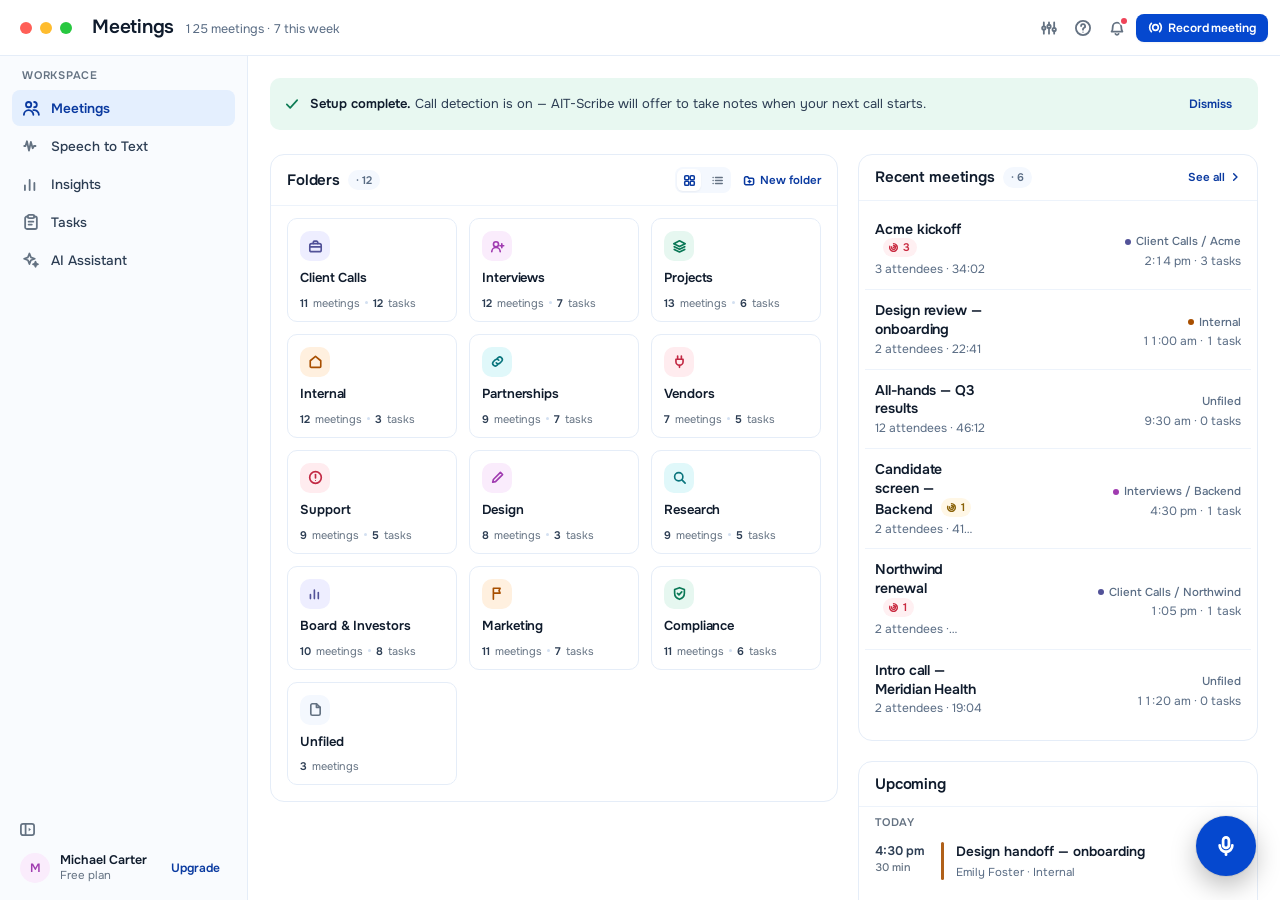
<file: index.html>
<!doctype html>
<html lang="en" data-theme="light">
<head>
<meta charset="utf-8">
<meta name="viewport" content="width=device-width,initial-scale=1">
<title>AIT-Scribe — Prototype</title>
<link rel="preconnect" href="https://fonts.googleapis.com">
<link rel="preconnect" href="https://fonts.gstatic.com" crossorigin>
<!-- One typeface app-wide: Onest (Google Fonts, variable 100-900) carries
     headings, body text and UI chrome alike. -->
<link href="https://fonts.googleapis.com/css2?family=Onest:wght@100..900&display=swap" rel="stylesheet">
<!--
  Stylesheets are split into small, topic-named files for readability, but
  they are still loaded in the SAME ORDER as the original single <style>
  block. Some later rules intentionally depend on cascade order (e.g. dark-
  theme overrides). Reordering these <link> tags can change how the app
  looks — keep this order.
-->
<link rel="stylesheet" href="css/tokens.css">
<link rel="stylesheet" href="css/base/window-chrome.css">
<link rel="stylesheet" href="css/base/buttons.css">
<link rel="stylesheet" href="css/base/generic.css">
<link rel="stylesheet" href="css/pages/meetings.css">
<link rel="stylesheet" href="css/pages/capture-tasks.css">
<link rel="stylesheet" href="css/components/overlays.css">
<link rel="stylesheet" href="css/pages/vocab-insights.css">
<link rel="stylesheet" href="css/base/responsive.css">
<link rel="stylesheet" href="css/components/folder-tree.css">
<link rel="stylesheet" href="css/components/notifications.css">
<link rel="stylesheet" href="css/pages/watchouts.css">
<link rel="stylesheet" href="css/components/panel-controls.css">
<link rel="stylesheet" href="css/components/bubble.css">
<link rel="stylesheet" href="css/pages/folder-detail.css">
<link rel="stylesheet" href="css/pages/meetings-home.css">
<link rel="stylesheet" href="css/base/utilities.css">
<link rel="stylesheet" href="css/components/inline-edit.css">
<link rel="stylesheet" href="css/components/speakers.css">
<link rel="stylesheet" href="css/pages/transcript.css">
<link rel="stylesheet" href="css/pages/live.css">
<link rel="stylesheet" href="css/pages/timeline.css">
<link rel="stylesheet" href="css/pages/settings.css">
</head>
<body>
<div id="frame"><div id="app"></div><div id="osnotifs"></div><div id="bubble" class="off"></div><div id="toasts"></div><div id="tip"></div></div>
<!--
  Scripts are split the same way, in the same order as the original single
  <script> block. They are classic (non-module) scripts on purpose, so they
  share one global scope exactly like the original inline script did, and so
  this page keeps working when opened directly as a local file
  (file://...) — ES modules are blocked by the browser's CORS rules in that
  case, plain scripts are not.
-->
<script src="js/icons.js"></script>
<script src="js/data.js"></script>
<script src="js/state.js"></script>
<script src="js/render/inline-edit.js"></script>
<script src="js/render/chrome.js"></script>
<script src="js/render/list-columns.js"></script>
<script src="js/render/meters-chips.js"></script>
<script src="js/render/meetings-home.js"></script>
<script src="js/render/meetings.js"></script>
<script src="js/render/timeline.js"></script>
<script src="js/render/folder-detail.js"></script>
<script src="js/render/speakers.js"></script>
<script src="js/render/chapters.js"></script>
<script src="js/render/live.js"></script>
<script src="js/render/meeting-detail.js"></script>
<script src="js/render/watchouts.js"></script>
<script src="js/render/tasks.js"></script>
<script src="js/render/speech.js"></script>
<script src="js/render/vocabulary.js"></script>
<script src="js/render/insights.js"></script>
<script src="js/render/assistant.js"></script>
<script src="js/render/settings.js"></script>
<script src="js/render/overlays.js"></script>
<script src="js/render/meeting-assistant.js"></script>
<script src="js/render/dispatch.js"></script>
<script src="js/actions.js"></script>
<script src="js/events.js"></script>
<script src="js/boot.js"></script>
</body>
</html>
</file>
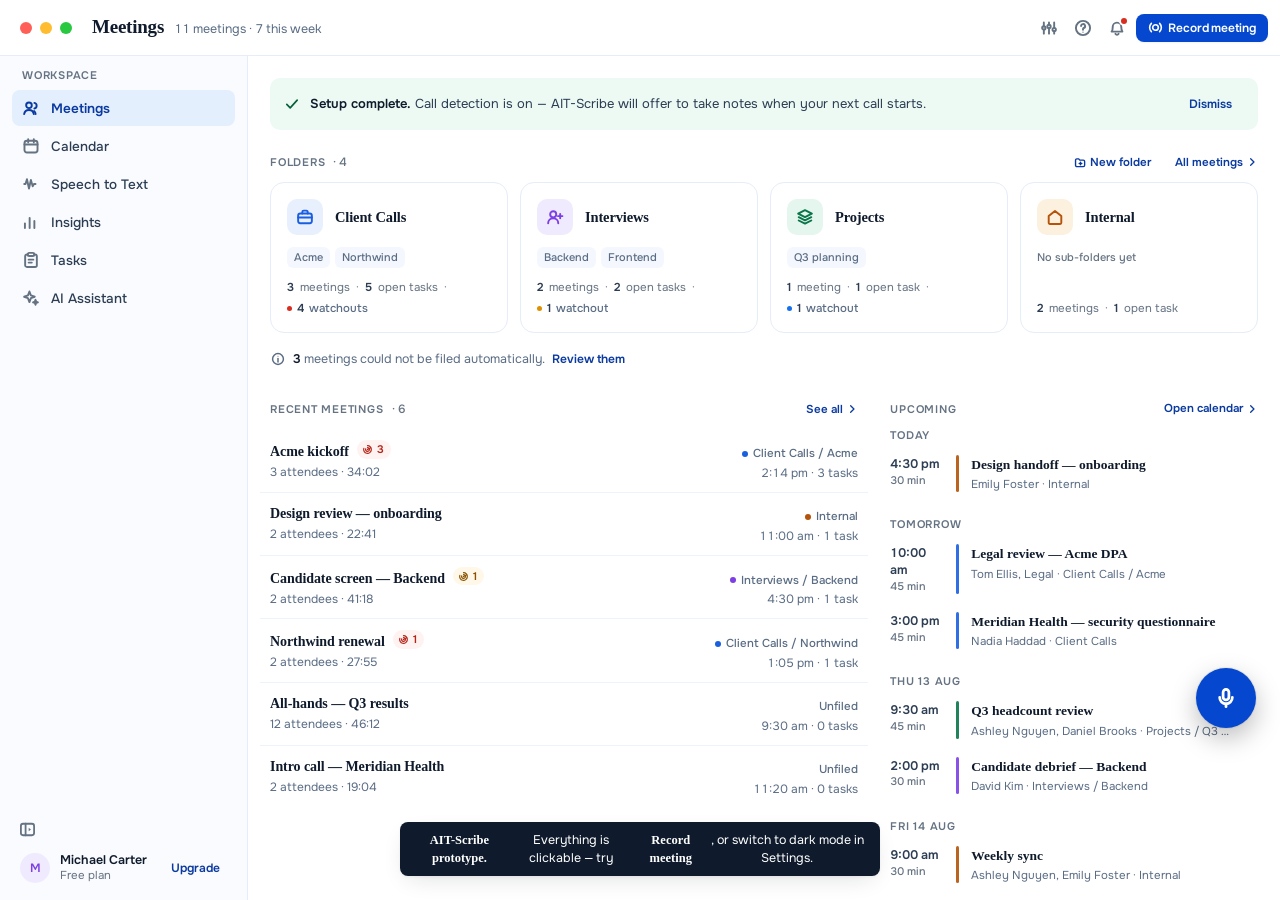
<file: .before-cal.html>
<!doctype html>
<html lang="en" data-th="ocean" data-theme="light">
<head>
<meta charset="utf-8">
<meta name="viewport" content="width=device-width,initial-scale=1">
<title>AIT-Scribe — Prototype</title>
<link rel="preconnect" href="https://fonts.googleapis.com">
<link rel="preconnect" href="https://fonts.gstatic.com" crossorigin>
<link rel="preconnect" href="https://api.fontshare.com" crossorigin>
<!-- Sentient (Fontshare, variable 200-700 + italics) carries the headings;
     Onest (Google Fonts, variable 100-900) carries body text and UI chrome. -->
<link href="https://api.fontshare.com/v2/css?f[]=sentient@1,2&display=swap" rel="stylesheet">
<link href="https://fonts.googleapis.com/css2?family=Onest:wght@100..900&display=swap" rel="stylesheet">
<style>
/* ══════════════════════════════ tokens ══════════════════════════════ */
/* Two axes. `data-th` on <html> picks the THEME (its own nine-step brand ramp and
   its own neutrals); `data-theme` picks LIGHT or DARK within that theme. So each
   theme ships a hand-tuned dark set rather than an inversion of its light one.

   Every theme block defines the same list:
     o50…o800   the brand ramp, light→dark in light mode, dark→light in dark mode
     rail/surf/sunk/backdrop   surfaces, lightest content surface is `surf`
     line/line2 ink/ink2/sec/ter
     brand*     brand as FILL (brandFill + brandOn) vs brand as INK (brandInk)
     tint/tint2 tinted surfaces for active rows and icon wells
     onChip     chip background sitting on top of a brand fill
     meterOff/ring/scrim

   Rule of thumb: orange-as-fill uses o500-ish, orange-as-ink uses o700-ish.
   Citrus breaks that on purpose — its brand IS a pale lime, so the fill is light
   and `brandOn` is dark ink in both modes.

   Status colours (danger / warn / ok / info) and the shadows are shared across
   themes so a red always reads as a red, and live in the two blocks below. */
:root{
  /* Two typefaces. Sentient (a serif) is the DISPLAY face: page titles, card and
     row titles, section headings, big stats. Onest (a grotesque) is the TEXT face:
     body copy plus all UI chrome — buttons, tabs, chips, badges, micro-labels,
     table headers — where a serif at 11px would only add noise. */
  --f-head:'Sentient',Georgia,'Times New Roman',serif;
  --f-body:'Onest','Liberation Sans',Arial,sans-serif;
  /* ── scale ──────────────────────────────────────────────────────────────
     Three vocabularies, deliberately short. Before this the file carried
     eighteen different corner radii and a dozen ad-hoc shadows, which is why
     two cards sitting next to each other never quite agreed. Anything new
     picks a step from these rather than inventing one. */
  /* space — 4px base */
  --s1:4px;  --s2:8px;  --s3:12px; --s4:16px;
  --s5:20px; --s6:24px; --s7:32px; --s8:40px;
  /* radius — five steps and a pill. r1 chips · r2 controls · r3 rows ·
     r4 cards and panels · r5 modals */
  --r1:6px; --r2:8px; --r3:10px; --r4:14px; --r5:18px; --rF:999px;
  /* elevation — three steps. Most surfaces sit flat on the page and are
     separated by a hairline instead, so a shadow means "this floats". */
  --e1:0 1px 2px rgba(16,24,40,.05);
  --e2:0 8px 24px -8px rgba(16,24,40,.16),0 1px 3px rgba(16,24,40,.05);
  --e3:0 28px 70px -18px rgba(16,24,40,.26),0 4px 14px rgba(16,24,40,.07);
  /* motion — one duration and one curve for state changes */
  --tr:.13s cubic-bezier(.2,.7,.4,1);
  --danger:#D92D20; --dangerOn:#FFFFFF; --dangerInk:#B42318; --dangerTint:#FEF3F1; --dangerLine:#FADBD5;
  --warn:#DD9000; --warnInk:#8A5300; --warnTint:#FFF8E8; --warnLine:#F6E2BC;
  --ok:#0A7548; --okInk:#07603B; --okTint:#ECFAF3; --okLine:#C8E9D7;
  --info:#1570EF; --infoTint:#EFF5FF; --infoInk:#0B4FB0; --infoLine:#CFE0FB;
  --shadow:var(--e3);
  --shadow2:var(--e2);
  /* the floating pill is its own surface, not a theme surface: it has to read as
     an object hovering over other apps, so it stays dark in light mode and only
     lifts a little in dark mode. Shared across themes for the same reason a red
     is shared — a recording control should look the same wherever it lands. */
  /* a count sitting inside an already-tinted chip: darken the tint rather
     than introduce a third colour */
  --chipWell:rgba(0,0,0,.055);
  --pill:#161C27; --pillInk:#FFFFFF; --pillSec:rgba(255,255,255,.60);
  --pillLine:rgba(255,255,255,.13); --pillWell:rgba(255,255,255,.09);
  --pillShadow:0 18px 44px rgba(12,18,28,.38),0 2px 6px rgba(12,18,28,.24),0 0 0 1px rgba(255,255,255,.06);
  /* watchouts: conflict is the only one that earns a red */
  --wcf:var(--danger); --wcfInk:var(--dangerInk); --wcfTint:var(--dangerTint); --wcfLine:var(--dangerLine);
  --wdc:var(--warn); --wdcInk:var(--warnInk); --wdcTint:var(--warnTint); --wdcLine:var(--warnLine);
  --wcl:var(--info); --wclInk:var(--infoInk); --wclTint:var(--infoTint); --wclLine:var(--infoLine);
}
[data-theme="dark"]{
  --danger:#F0483A; --dangerOn:#26100C; --dangerInk:#FFA79B; --dangerTint:#3A1713; --dangerLine:#55231C;
  --warn:#E9A23B; --warnInk:#F7CD82; --warnTint:#33240D; --warnLine:#4B3616;
  --ok:#17A46A; --okInk:#6FDCA6; --okTint:#0F2A1D; --okLine:#1F4632;
  --info:#5B95F0; --infoTint:#15233A; --infoInk:#A8C8F8; --infoLine:#274068;
  --e1:0 1px 2px rgba(0,0,0,.30);
  --e2:0 8px 24px -8px rgba(0,0,0,.52),0 1px 3px rgba(0,0,0,.34);
  --e3:0 28px 70px -18px rgba(0,0,0,.62),0 4px 14px rgba(0,0,0,.38);
  --chipWell:rgba(255,255,255,.10);
  --pill:#232C3B; --pillInk:#F4F8FE; --pillSec:rgba(244,248,254,.60);
  --pillLine:rgba(255,255,255,.11); --pillWell:rgba(255,255,255,.08);
  --pillShadow:0 18px 44px rgba(0,0,0,.62),0 2px 6px rgba(0,0,0,.44),0 0 0 1px rgba(255,255,255,.09);
}

/* ─────────── Ocean — cool blue, the default ─────────── */
:root,[data-th="ocean"]{
  --o50:#F3F8FF; --o100:#E4EFFE; --o200:#C7DDFC; --o300:#8FB8F8;
  --o400:#4B8BF0; --o500:#1A5FE0; --o600:#0548CF; --o700:#0A3AA0; --o800:#0A2C74;
  --rail:#F9FBFE; --surf:#FFFFFF; --sunk:#F4F8FE; --scrim:rgba(12,25,43,.42);
  --line:#E5EDF8; --hair:#EDF3FB; --line2:#D3E0F1;
  --ink:#0F1B2C; --ink2:#2C3D53; --sec:#596C84; --ter:#647282;
  --brand:var(--o500); --brandOn:#FFFFFF; --brandHov:var(--o700); --brandInk:var(--o700);
  --brandFill:var(--o600); --brandFillHov:var(--o700);
  --tint:var(--o100); --tint2:var(--o50); --onChip:rgba(0,0,0,.24);
  --backdrop:#E3EAF3; --meterOff:#CFDDEF; --ring:rgba(26,95,224,.22);
}
[data-th="ocean"][data-theme="dark"]{
  --o50:#0F1E33; --o100:#132842; --o200:#1C3A5E; --o300:#27528A;
  --o400:#215EE0; --o500:#4C8DF5; --o600:#71A6F8; --o700:#9BC1FB; --o800:#C4DBFD;
  --rail:#101C2E; --surf:#0D192B; --sunk:#152438; --scrim:rgba(0,0,0,.62);
  --line:#1D2E46; --hair:#182638; --line2:#2A3E59;
  --ink:#EFF5FD; --ink2:#D3E0EE; --sec:#94A9C0; --ter:#798DA6;
  --brand:var(--o500); --brandOn:#FFFFFF; --brandHov:var(--o600); --brandInk:var(--o600);
  --brandFill:var(--o400); --brandFillHov:var(--o500);
  --tint:var(--o200); --tint2:var(--o100); --onChip:rgba(0,0,0,.28);
  --backdrop:#060C16; --meterOff:#2C4260; --ring:rgba(76,141,245,.30);
}

/* ─────────── Citrus — warm neutrals, pale lime brand ───────────
   The only theme whose brand fill is lighter than its text, so brandOn is dark
   ink in both modes and onChip goes white rather than black. */
[data-th="citrus"]{
  --o50:#FAFDEC; --o100:#F0F8C2; --o200:#E1FA79; --o300:#C8E552;
  --o400:#A6C531; --o500:#86A31C; --o600:#6B8415; --o700:#4F6310; --o800:#38470B;
  --rail:#F9F9F4; --surf:#FFFFFF; --sunk:#F6F7EE; --scrim:rgba(28,32,18,.42);
  --line:#EBEDDF; --hair:#F1F3E8; --line2:#DCDFCB;
  --ink:#191C10; --ink2:#353A26; --sec:#6B7059; --ter:#6E725D;
  --brand:var(--o400); --brandOn:#243005; --brandHov:var(--o300); --brandInk:var(--o700);
  --brandFill:var(--o200); --brandFillHov:var(--o300);
  --tint:var(--o100); --tint2:var(--o50); --onChip:rgba(255,255,255,.62);
  --backdrop:#E8E9DC; --meterOff:#D7DBC3; --ring:rgba(166,197,49,.32);
}
[data-th="citrus"][data-theme="dark"]{
  --o50:#1A2413; --o100:#26331A; --o200:#3E4D2A; --o300:#5C7238;
  --o400:#8CB03F; --o500:#BDE55E; --o600:#E1FA79; --o700:#EBFCA3; --o800:#F4FDC9;
  --rail:#141C11; --surf:#18261D; --sunk:#1F2E22; --scrim:rgba(0,0,0,.64);
  --line:#26362A; --hair:#202E24; --line2:#35483A;
  --ink:#F1F7E9; --ink2:#DCE6D2; --sec:#9CAC91; --ter:#87987D;
  --brand:var(--o500); --brandOn:#1B2607; --brandHov:var(--o700); --brandInk:var(--o600);
  --brandFill:var(--o600); --brandFillHov:var(--o700);
  --tint:var(--o200); --tint2:var(--o100); --onChip:rgba(255,255,255,.42);
  --backdrop:#0B1109; --meterOff:#33452F; --ring:rgba(225,250,121,.28);
}

/* ─────────── Harbor — muted steel blue, low glare ─────────── */
[data-th="harbor"]{
  --o50:#F4F7FB; --o100:#E3EAF3; --o200:#CFD9E9; --o300:#A3B6D0;
  --o400:#6E8CB4; --o500:#4A6E9C; --o600:#365B90; --o700:#2A4772; --o800:#1E3455;
  --rail:#F2F3F6; --surf:#FFFFFF; --sunk:#F5F7FA; --scrim:rgba(20,30,42,.44);
  --line:#E6E9EF; --hair:#EEF1F5; --line2:#D5DAE3;
  --ink:#141C26; --ink2:#333E4C; --sec:#545E6C; --ter:#666E7A;
  --brand:var(--o500); --brandOn:#FFFFFF; --brandHov:var(--o700); --brandInk:var(--o700);
  --brandFill:var(--o600); --brandFillHov:var(--o700);
  --tint:var(--o200); --tint2:var(--o100); --onChip:rgba(0,0,0,.24);
  --backdrop:#E4E7ED; --meterOff:#CBD3DF; --ring:rgba(54,91,144,.26);
}
[data-th="harbor"][data-theme="dark"]{
  --o50:#141E2B; --o100:#1B2938; --o200:#26384C; --o300:#345078;
  --o400:#3F6394; --o500:#5A85BE; --o600:#83A8D6; --o700:#A9C4E5; --o800:#CBDCF0;
  --rail:#182332; --surf:#141E2A; --sunk:#1B2836; --scrim:rgba(0,0,0,.64);
  --line:#23303F; --hair:#1D2834; --line2:#324152;
  --ink:#EAEFF5; --ink2:#CFD9E4; --sec:#8E9DAF; --ter:#7F90A8;
  --brand:var(--o500); --brandOn:#FFFFFF; --brandHov:var(--o600); --brandInk:var(--o700);
  --brandFill:#32558A; --brandFillHov:var(--o400);
  --tint:var(--o200); --tint2:var(--o100); --onChip:rgba(0,0,0,.30);
  --backdrop:#0A1017; --meterOff:#2E3E52; --ring:rgba(90,133,190,.30);
}

/* ─────────── Violet — deep indigo, violet accent ─────────── */
[data-th="violet"]{
  --o50:#F6F4FE; --o100:#EAE6FD; --o200:#DCD7FD; --o300:#B7A8FA;
  --o400:#8B72F2; --o500:#6B45EC; --o600:#5323E3; --o700:#4318BE; --o800:#331293;
  --rail:#F2EFFE; --surf:#FFFFFF; --sunk:#F7F5FE; --scrim:rgba(22,16,48,.44);
  --line:#EAE7F7; --hair:#F0EEFA; --line2:#DAD5EE;
  --ink:#16112B; --ink2:#332C4E; --sec:#6A6386; --ter:#6F6982;
  --brand:var(--o500); --brandOn:#FFFFFF; --brandHov:var(--o700); --brandInk:var(--o700);
  --brandFill:var(--o600); --brandFillHov:var(--o700);
  --tint:var(--o100); --tint2:var(--o50); --onChip:rgba(0,0,0,.26);
  --backdrop:#E6E2F3; --meterOff:#D6CFF0; --ring:rgba(107,69,236,.26);
}
[data-th="violet"][data-theme="dark"]{
  --o50:#161A38; --o100:#1E2148; --o200:#282A5E; --o300:#32217D;
  --o400:#5A2AEB; --o500:#7C5CF5; --o600:#9C84F9; --o700:#BCACFC; --o800:#DAD0FE;
  --rail:#191A3F; --surf:#10142E; --sunk:#181B3B; --scrim:rgba(0,0,0,.66);
  --line:#232748; --hair:#1D203C; --line2:#32365C;
  --ink:#F2EFFE; --ink2:#DAD4EE; --sec:#9B95BC; --ter:#8982AC;
  --brand:var(--o500); --brandOn:#FFFFFF; --brandHov:var(--o600); --brandInk:var(--o700);
  --brandFill:var(--o400); --brandFillHov:var(--o500);
  --tint:var(--o200); --tint2:var(--o100); --onChip:rgba(0,0,0,.30);
  --backdrop:#080A1C; --meterOff:#2F3160; --ring:rgba(124,92,245,.32);
}

/* ─────────── Ember — the original orange ─────────── */
[data-th="ember"]{
  --o50:#FFF6F1; --o100:#FFEADF; --o200:#FFD2BC; --o300:#FF9F6D;
  --o400:#FF7A33; --o500:#FF5D00; --o600:#E85200; --o700:#B84300; --o800:#8E3300;
  --rail:#FFF7F2; --surf:#FFFFFF; --sunk:#FDF4EE; --scrim:rgba(36,22,14,.38);
  --line:#F3E4DA; --hair:#F7EDE5; --line2:#E7D4C7;
  --ink:#231710; --ink2:#463730; --sec:#77645A; --ter:#7E6C61;
  --brand:var(--o500); --brandOn:#FFFFFF; --brandHov:var(--o600); --brandInk:var(--o700);
  --brandFill:var(--o700); --brandFillHov:var(--o800);
  --tint:var(--o100); --tint2:var(--o50); --onChip:rgba(0,0,0,.24);
  --backdrop:#EBE2DA; --meterOff:#EBD8CB; --ring:rgba(255,93,0,.22);
}
[data-th="ember"][data-theme="dark"]{
  --o50:#2A1408; --o100:#3B1C0B; --o200:#59290F; --o300:#8C3D12;
  --o400:#D14E00; --o500:#FF6A1A; --o600:#FF8340; --o700:#FF9E6B; --o800:#FFC2A1;
  --rail:#17110C; --surf:#1E1712; --sunk:#292018; --scrim:rgba(0,0,0,.62);
  --line:#33271F; --hair:#2A2019; --line2:#443429;
  --ink:#FAF3ED; --ink2:#E7DAD1; --sec:#B8A497; --ter:#9C8778;
  --brand:var(--o500); --brandOn:#1A1005; --brandHov:var(--o600); --brandInk:var(--o700);
  --brandFill:var(--o500); --brandFillHov:var(--o600);
  --tint:var(--o100); --tint2:var(--o50); --onChip:rgba(255,255,255,.40);
  --backdrop:#0A0705; --meterOff:#4A382B; --ring:rgba(255,106,26,.30);
}
*{box-sizing:border-box;margin:0;padding:0}
html,body{height:100%}
body{font-family:var(--f-body);background:var(--backdrop);color:var(--ink);
  -webkit-font-smoothing:antialiased;display:flex;align-items:center;justify-content:center;
  overflow:hidden;transition:background .25s}
.h{font-family:var(--f-head)}
svg{display:block;flex:0 0 auto}
/* an icon inside a sentence stays on the line with it */
.opt .s .ic,.srow .s .ic,.setuprow .s .ic,.emptylist .ic,.sbe .ic,
.notice>span .ic,.hint .ic,.sec p .ic,.metrics .ic{
  display:inline-block;vertical-align:-2px;margin-right:3px}
button{font:inherit;color:inherit;background:none;border:0;cursor:pointer}
input{font:inherit;color:inherit;background:none;border:0;outline:0}
::-webkit-scrollbar{width:10px;height:10px}
::-webkit-scrollbar-thumb{background:var(--line2);border-radius:var(--rF);
  border:3px solid transparent;background-clip:content-box}
::-webkit-scrollbar-thumb:hover{background:var(--ter);background-clip:content-box}
::-webkit-scrollbar-track{background:transparent}

/* ── focus ────────────────────────────────────────────────────────────────
   Almost every control in here is a <span> with a data-a on it, so nothing
   was keyboard-reachable and nothing showed focus. tips() now gives those
   spans a tabindex and a role; this is what the ring looks like when one of
   them is reached. :focus-visible rather than :focus, so a mouse click never
   leaves a ring behind. */
:focus{outline:none}
:focus-visible,[data-a]:focus-visible{outline:2px solid var(--brand);
  outline-offset:2px;border-radius:var(--r2)}
.mrow:focus-visible,.trk:focus-visible,.wrow:focus-visible,.trow:focus-visible,
.vtable tr:focus-visible,.srow:focus-visible{outline-offset:-2px;border-radius:0}
/* hover-revealed row actions have to appear for the keyboard too, or they are
   simply not there for anyone who is not holding a mouse */
.mrow:focus-within .macts,.trow:focus-within .acts,.wrow:focus-within .wacts,
.trk:focus-within .kb2,.views a:focus-within .fm,.fcard:focus-within .fm,
.prow:focus-within .rm{opacity:1;pointer-events:auto}

@media (prefers-reduced-motion:reduce){
  *,*:before,*:after{animation-duration:.01ms!important;animation-iteration-count:1!important;
    transition-duration:.01ms!important}
}

/* ══════════════════════════════ window frame ══════════════════════════════ */
#frame{position:relative;width:1440px;height:900px;background:var(--surf);border-radius:var(--r4);overflow:hidden;
  box-shadow:0 40px 100px rgba(40,20,8,.26),0 0 0 1px rgba(40,20,8,.07);
  transform-origin:center center;transition:background .25s}
/* the mock window gives up its frame and fills the viewport once the browser
   gets too small to show it comfortably at 1440×900 */
#frame.fill{width:100%;height:100%;border-radius:0;box-shadow:none;transform:none!important}
#app{height:100%}
.shell{display:flex;flex-direction:column;height:100%;position:relative;overflow:hidden}
.app{display:flex;flex:1;min-height:0;position:relative}

/* ══════════════════════════════ window title bar ══════════════════════════════ */
.topbar{height:56px;flex:0 0 auto;display:flex;align-items:center;gap:var(--s4);
  padding:0 var(--s3) 0 var(--s5);background:var(--surf);border-bottom:1px solid var(--line);z-index:6}
.topbar .ttl{display:flex;align-items:baseline;gap:10px;min-width:0}
.topbar h1{font-family:var(--f-head);font-size:19px;font-weight:600;
  letter-spacing:-.012em;white-space:nowrap;line-height:1.2}
.topbar .state{font-size:12.5px;color:var(--sec);white-space:nowrap;overflow:hidden;
  text-overflow:ellipsis;font-variant-numeric:tabular-nums}
.topbar .r{margin-left:auto;display:flex;align-items:center;gap:var(--s1);flex:0 0 auto}

/* ══════════════════════════════ rail (sidebar 1) ══════════════════════════════ */
.rail{width:248px;flex:0 0 248px;background:var(--rail);border-right:1px solid var(--line);
  display:flex;flex-direction:column;padding:var(--s3) var(--s3) var(--s2);overflow:hidden;
  transition:width .18s,flex-basis .18s,background .25s}
.app.railmin .rail{width:72px;flex:0 0 72px;padding:14px 8px}
.app.railmin .rail .lbl,.app.railmin .rail .slab,.app.railmin .rail .acct .who,
.app.railmin .rail .upg,.app.railmin .subnav,.app.railmin .rail .colbtn b{display:none}
.app.railmin .nav a{justify-content:center;padding:0;width:44px;height:44px;margin:0 auto}
.app.railmin .rail .colbtn{justify-content:center;padding:0;width:44px;height:40px;margin:0 auto}
.app.railmin .acct{border:0;background:transparent;padding:0;justify-content:center;box-shadow:none}
.app.railmin .acct .top{justify-content:center}
.app.railmin .avat{width:34px;height:34px;font-size:13px}
/* Collapse / expand, shared by both sidebars. It used to carry the word
   "Collapse" in both, so the bottom of the window said it twice for a control
   whose icon already shows which way the panel folds. Icon only now, named by
   the tooltip. */
.colbtn{display:flex;align-items:center;justify-content:center;width:30px;height:30px;
  border-radius:var(--r2);color:var(--ter);cursor:pointer;flex:0 0 auto;
  transition:background var(--tr),color var(--tr)}
.colbtn b{display:none}
.colbtn:hover{background:var(--sunk);color:var(--ink2)}
.lights{display:flex;align-items:center;gap:8px;flex:0 0 auto;padding-right:4px}
.lights i{width:12px;height:12px;border-radius:50%;display:flex;align-items:center;
  justify-content:center;cursor:pointer;color:rgba(0,0,0,.5)}
.lights i svg{opacity:0;width:9px;height:9px}
.lights:hover i svg{opacity:1}
.lights .r{background:#FF5F57}.lights .y{background:#FEBC2E}.lights .g{background:#28C840}
[data-theme="dark"] .lights .r{background:#E0443E}[data-theme="dark"] .lights .y{background:#DEA123}
[data-theme="dark"] .lights .g{background:#1AAB29}
.tbtn:hover{background:var(--sunk)}
.slab{font-family:var(--f-body);font-size:11px;font-weight:600;letter-spacing:.07em;
  text-transform:uppercase;color:var(--ter);padding:0 10px var(--s2);white-space:nowrap}
.nav{display:flex;flex-direction:column;gap:2px}
.nav a{display:flex;align-items:center;gap:11px;height:36px;padding:0 10px;border-radius:var(--r2);
  font-family:var(--f-body);font-size:13.5px;font-weight:500;color:var(--ink2);
  text-decoration:none;cursor:pointer;white-space:nowrap;
  transition:background var(--tr),color var(--tr)}
.nav a:hover{background:var(--sunk)}
.nav a.on{background:var(--tint);color:var(--brandInk);font-weight:600}
.nav a .ic{color:var(--ter)}
.nav a.on .ic{color:var(--brandInk)}
/* a sub-nav is one indent and a hairline, not a bracket */
.subnav{display:flex;flex-direction:column;gap:1px;margin:1px 0 var(--s1) 21px;
  border-left:1px solid var(--line);padding-left:10px}
.subnav a{display:flex;align-items:center;gap:9px;height:30px;padding:0 8px;border-radius:var(--r1);
  font-size:12.5px;color:var(--sec);cursor:pointer;transition:background var(--tr),color var(--tr)}
.subnav a:hover{background:var(--sunk);color:var(--ink2)}
.subnav a.on{background:var(--tint2);color:var(--brandInk);font-weight:600}
.subnav a .ic{color:var(--ter)}
.subnav a.on .ic{color:var(--brandInk)}
.spacer{flex:1}
/* The account block was a bordered card floating on the rail — a container
   around something that is already at the edge of the screen. */
.acct{display:flex;align-items:center;padding:var(--s2) var(--s2);border-radius:var(--r2);
  border:0;background:transparent;overflow:hidden;flex:0 0 auto;cursor:pointer;
  transition:background var(--tr)}
.acct:hover{background:var(--sunk)}
.acct .top{display:flex;align-items:center;gap:10px;min-width:0;width:100%}
.acct .who{min-width:0;flex:1}
.avat{width:28px;height:28px;border-radius:50%;background:var(--tint);color:var(--brandInk);
  display:flex;align-items:center;justify-content:center;font-family:var(--f-body);
  font-size:12px;font-weight:600;flex:0 0 auto}
.acct .avat{width:30px;height:30px;background:var(--line2);color:var(--ink2);font-size:12px}
.acct .nm{font-size:12.5px;font-weight:600;line-height:1.3;display:block;white-space:nowrap;
  overflow:hidden;text-overflow:ellipsis}
.acct .pl{font-size:11.5px;color:var(--ter);display:block;line-height:1.35}
.upg{display:flex;align-items:center;gap:5px;white-space:nowrap;flex:0 0 auto;
  font-family:var(--f-body);font-size:12px;font-weight:600;color:var(--brandInk);
  border:0;border-radius:var(--r1);padding:4px 7px;background:transparent}
.upg:hover{background:var(--tint2)}

/* ══════════════════════════════ list column (sidebar 2) ══════════════════════════════ */
.listcol{width:272px;flex:0 0 272px;background:var(--surf);border-right:1px solid var(--line);
  display:flex;flex-direction:column;overflow:hidden;transition:width .18s,flex-basis .18s}
/* collapsed: a narrow strip of icons rather than nothing at all */
.app.listmin .listcol{width:56px;flex:0 0 56px}
.app.listmin .listcol .lbl,.app.listmin .listcol .n,.app.listmin .listcol .npill,
.app.listmin .listcol .slabel,.app.listmin .listcol .note,.app.listmin .listcol input,
.app.listmin .listcol .convrow,.app.listmin .listcol .emptylist,
.app.listmin .listcol .lhead b,.app.listmin .listcol .colbtn b{display:none}
.app.listmin .srch{width:36px;height:36px;padding:0;margin:12px auto 0;justify-content:center;
  border-radius:var(--r2);cursor:pointer}
.app.listmin .srch:hover{border-color:var(--brand);color:var(--brandInk)}
.app.listmin .lbody{padding:10px 10px 8px;align-items:center}
.app.listmin .views{width:100%;align-items:center}
.app.listmin .views a{width:36px;height:36px;min-height:36px;padding:0;justify-content:center;border-radius:var(--r2)}
.app.listmin .lhead{padding:0;justify-content:center}
.app.listmin .lhead .act{margin-left:0}
.app.listmin .listcol .colbtn{justify-content:center;padding:0;width:36px;margin:0 auto}
.lfoot{padding:var(--s1) var(--s3) var(--s2);flex:0 0 auto;display:flex}
.lhead{height:56px;display:flex;align-items:center;padding:0 var(--s4);
  border-bottom:1px solid var(--line);flex:0 0 auto}
.lhead b{font-family:var(--f-head);font-size:14px;font-weight:600}
.lhead .act{margin-left:auto;display:flex;align-items:center;gap:5px;font-family:var(--f-body);
  font-size:12px;font-weight:600;color:var(--brandInk)}
/* the search field is a filled well rather than an outlined box — one less
   line in a column that already has a border on both sides of it */
.srch{display:flex;align-items:center;gap:var(--s2);background:var(--sunk);
  border:1px solid transparent;border-radius:var(--r2);height:34px;padding:0 10px;
  margin:var(--s4) var(--s3) 0;flex:0 0 auto;
  transition:background var(--tr),border-color var(--tr),box-shadow var(--tr)}
.srch .ic{color:var(--ter);flex:0 0 auto}
.srch:focus-within{background:var(--surf);border-color:var(--brand);box-shadow:0 0 0 3px var(--ring)}
.srch input{font-size:13px;width:100%}
.srch input::placeholder{color:var(--ter)}
.lbody{padding:var(--s3);display:flex;flex-direction:column;gap:1px;overflow-y:auto;flex:1}
.views{display:flex;flex-direction:column;gap:1px}
.views a{display:flex;align-items:center;gap:10px;min-height:32px;padding:5px 9px;
  border-radius:var(--r2);font-size:13px;color:var(--ink2);cursor:pointer;
  transition:background var(--tr),color var(--tr)}
/* nothing dropped into the right-hand slot may set the row's height */
.views a>*{flex:0 0 auto}
.views a .lbl{flex:1 1 auto;min-width:0;overflow:hidden;text-overflow:ellipsis;white-space:nowrap}
.views a:hover{background:var(--sunk)}
.views a.on{background:var(--tint);color:var(--brandInk);font-weight:600}
.views a .ic{color:var(--ter)}
.views a.on .ic{color:var(--brandInk)}
.views a .n{margin-left:auto;font-size:11.5px;color:var(--ter);font-variant-numeric:tabular-nums}
.views a.on .n{color:var(--brandInk);font-weight:600}
/* NB: this is deliberately NOT called .pill — that name belongs to the floating
   recording pill (height:52px), and sharing it made every view with a red count
   inherit that height. Sized off its own line-box so it never stretches the row. */
.views a .npill{margin-left:auto;flex:0 0 auto;display:inline-flex;align-items:center;
  justify-content:center;height:18px;min-width:18px;padding:0 6px;box-sizing:border-box;
  font-size:11px;font-weight:600;line-height:1;color:var(--dangerOn);
  background:var(--danger);border-radius:var(--rF)}
.views a.on .npill{color:var(--dangerOn);background:var(--danger)}
.slabel{font-family:var(--f-body);font-size:11px;font-weight:600;letter-spacing:.07em;
  text-transform:uppercase;color:var(--ter);padding:var(--s5) 9px var(--s2)}
/* an aside, not a boxed callout — the dashed border made a footnote look like
   an input waiting to be filled in */
.note{margin:var(--s4) 9px 0;padding:0;border:0;font-size:11.5px;color:var(--ter);line-height:1.5}
.emptylist{padding:28px 14px;text-align:center;font-size:12px;color:var(--ter);line-height:1.55}
.emptylist b{display:block;color:var(--ink2);font-size:13px;font-family:var(--f-head);
  font-weight:600;margin-bottom:5px}
.convrow{display:block;padding:9px 10px;border-radius:var(--r2);cursor:pointer;
  transition:background var(--tr)}
.convrow:hover{background:var(--sunk)}
.convrow.on{background:var(--tint)}
.convrow .t{font-size:12.5px;font-weight:600;color:var(--ink);line-height:1.4;display:block}
.convrow.on .t{color:var(--brandInk)}
.convrow .d{font-size:11.5px;color:var(--sec);margin-top:3px;display:block}
.convrow.on .d{color:var(--brandInk)}

/* ══════════════════════════════ main ══════════════════════════════ */
.main{flex:1;display:flex;flex-direction:column;min-width:0;background:var(--surf)}
.tbtn{width:30px;height:30px;border-radius:var(--r2);display:flex;align-items:center;
  justify-content:center;color:var(--ter);position:relative;flex:0 0 auto;cursor:pointer;
  transition:background var(--tr),color var(--tr)}
.tbtn:hover{background:var(--sunk);color:var(--ink2)}
.tbtn.hasbadge:after{content:'';position:absolute;top:5px;right:5px;width:6px;height:6px;
  border-radius:50%;background:var(--danger);box-shadow:0 0 0 2px var(--surf)}
/* the trail reads as one path: quiet steps, one solid destination */
.crumb{display:flex;align-items:center;gap:var(--s1);font-size:12.5px;color:var(--ter);min-width:0}
.crumb>.ic{color:var(--ter);opacity:.7}
.crumb b{overflow:hidden;text-overflow:ellipsis;white-space:nowrap}
.crumb .bk{cursor:pointer;display:flex;align-items:center;gap:5px;padding:3px 6px;
  border-radius:var(--r1);color:var(--sec);transition:background var(--tr),color var(--tr)}
.crumb .bk:hover{color:var(--ink2);background:var(--sunk)}
.crumb b{color:var(--ink);font-weight:600;font-family:var(--f-head);font-size:14px;
  padding-left:2px}
.body{flex:1;--bp:28px;padding:var(--bp);overflow-y:auto;display:flex;flex-direction:column}

/* ══════════════════════════════ buttons ══════════════════════════════ */
.btn{flex:0 0 auto;display:inline-flex;align-items:center;justify-content:center;gap:6px;
  font-family:var(--f-body);font-size:13px;font-weight:600;line-height:1;letter-spacing:-.005em;
  border-radius:var(--r2);height:32px;padding:0 13px;border:1px solid transparent;
  white-space:nowrap;cursor:pointer;
  transition:background var(--tr),border-color var(--tr),color var(--tr),box-shadow var(--tr)}
.btn:active{transform:translateY(.5px)}
.btn.p{background:var(--brandFill);color:var(--brandOn);box-shadow:var(--e1)}
.btn.p:hover{background:var(--brandFillHov)}
.btn.p:active{box-shadow:none}
.btn.s{background:var(--surf);color:var(--ink2);border-color:var(--line2)}
.btn.s:hover{background:var(--sunk);border-color:var(--line2);color:var(--ink)}
/* quiet: a control that is available but is not asking to be used. This is
   what most toolbar actions became — export, copy, filter, help. */
.btn.q{background:transparent;color:var(--sec);border-color:transparent;padding:0 10px}
.btn.q:hover{background:var(--sunk);color:var(--ink2)}
.btn.t{background:transparent;color:var(--brandInk);padding:0 9px}
.btn.t:hover{background:var(--tint2)}
.btn.d{background:var(--danger);color:var(--dangerOn)}
.btn.d:hover{filter:brightness(1.06)}
.btn.sm{font-size:12px;height:28px;padding:0 11px;gap:5px}
.btn.ico{padding:0;width:32px}
.btn.sm.ico{width:28px}
.btn.dis,.btn[aria-disabled="true"]{background:var(--sunk);color:var(--ter);
  border-color:transparent;cursor:not-allowed;box-shadow:none}
.btn.dis:active{transform:none}
.btn .dot{width:7px;height:7px;border-radius:50%;background:var(--brand)}
.link{font-family:var(--f-body);font-size:12px;font-weight:600;color:var(--brandInk);cursor:pointer}
.link:hover{text-decoration:underline}

/* ══════════════════════════════ generic ══════════════════════════════ */
/* A card is a hairline and a radius, nothing more. `.flat` drops the border
   for the common case where a list only needed grouping, not a box — which
   was most of them. */
.card{background:var(--surf);border:1px solid var(--line);border-radius:var(--r4)}
.card.flat{border:0;border-radius:0;background:transparent}
/* the divider between two rows of the same list */
.card .mrow+.mrow,.card .trk+.trk,.card .trow+.trow,.card .wrow+.wrow,
.card .setuprow+.setuprow,.card .step+.step{border-top-color:var(--hair)}

.empty{flex:1;display:flex;flex-direction:column;align-items:center;justify-content:center;
  text-align:center;padding:40px 24px}
.empty .ico{width:44px;height:44px;border-radius:var(--r4);background:var(--sunk);display:flex;
  align-items:center;justify-content:center;color:var(--ter);margin-bottom:var(--s4)}
.empty h2{font-family:var(--f-head);font-size:19px;font-weight:600;letter-spacing:-.01em;
  margin-bottom:var(--s2)}
.empty p{font-size:13.5px;color:var(--sec);line-height:1.65;max-width:420px}
.empty .a{margin-top:var(--s5);display:flex;gap:var(--s2);flex-wrap:wrap;justify-content:center}

/* A notice used to be a tinted block with a matching border round it — two
   signals for one message, and the page ended up looking like a stack of
   alerts. Now the tint carries it alone, and `.quiet` is a single line with a
   coloured icon for the many cases that were never really alerts. */
.notice{display:flex;align-items:center;gap:10px;border-radius:var(--r3);padding:11px 13px;
  font-size:13px;line-height:1.5;flex-wrap:wrap;border:1px solid transparent}
.notice>span:not(.act){flex:1 1 220px;min-width:0}
.notice .act{margin-left:auto;display:flex;align-items:center;gap:var(--s1)}
.notice b{font-weight:600;color:var(--ink)}
.notice.warn{background:var(--warnTint);color:var(--ink2)}
.notice.warn .ic{color:var(--warnInk)}
.notice.ok{background:var(--okTint);color:var(--ink2)}
.notice.ok .ic{color:var(--okInk)}
.notice.dg{background:var(--dangerTint);color:var(--ink2)}
.notice.dg .ic{color:var(--dangerInk)}
.notice.quiet{background:transparent;padding:0;gap:var(--s2);font-size:12.5px;color:var(--sec)}
.notice.quiet b{font-weight:600}
.kbd{flex:0 0 auto;font-size:11px;font-weight:700;background:var(--sunk);
  border:1px solid var(--line);border-radius:var(--r1);padding:2px 6px;color:var(--ink2);
  display:inline-block;line-height:1.4}
/* One micro-label. `.ghd`, `.slab` and `.slabel` were three near-identical
   rules at 11, 11.5 and 11px with three different tracking values. */
.ghd{display:flex;align-items:center;gap:var(--s2);font-family:var(--f-body);font-size:11px;
  font-weight:600;letter-spacing:.07em;text-transform:uppercase;color:var(--ter);
  margin:0 0 var(--s3)}
.ghd.dg{color:var(--ter)}
.ghd .n{color:var(--ter);font-weight:500;letter-spacing:0;text-transform:none;font-size:12px}
.meter{display:flex;align-items:center;gap:3px;height:26px;overflow:hidden;min-width:0}
.meter i{width:3px;flex:0 0 auto;border-radius:2px;background:var(--brand);transition:height .12s}
.meter.idle i{background:var(--meterOff);opacity:.8}
.meter.live i{background:var(--danger);opacity:.8}
.tog{width:40px;height:22px;border-radius:var(--rF);background:var(--line2);position:relative;
  flex:0 0 auto;cursor:pointer;transition:background var(--tr)}
.tog.on{background:var(--brand)}
.tog i{position:absolute;top:2px;left:2px;width:18px;height:18px;border-radius:50%;
  background:#fff;box-shadow:0 1px 2px rgba(0,0,0,.18);transition:left var(--tr)}
.tog.on i{left:20px}
.tog.dis{opacity:.45;cursor:not-allowed}
.inp{border:1px solid var(--line2);border-radius:var(--r2);height:34px;padding:0 11px;
  font-size:13px;background:var(--surf);display:flex;align-items:center;gap:var(--s2);
  transition:border-color var(--tr),box-shadow var(--tr)}
.inp:focus-within{border-color:var(--brand);box-shadow:0 0 0 3px var(--ring)}
.inp input{width:100%}
.inp input::placeholder,.inp .ph{color:var(--ter)}
.sel{border:1px solid var(--line2);border-radius:var(--r2);height:32px;padding:0 10px;
  font-size:12.5px;background:var(--surf);display:inline-flex;align-items:center;
  gap:var(--s2);cursor:pointer;white-space:nowrap;color:var(--ink2);
  transition:border-color var(--tr),background var(--tr)}
.sel:hover{border-color:var(--line2);background:var(--sunk)}
.sel .ic{color:var(--ter)}
.cbx{width:17px;height:17px;border-radius:var(--r1);border:1.5px solid var(--line2);flex:0 0 auto;
  display:flex;align-items:center;justify-content:center;background:var(--surf);cursor:pointer;
  color:transparent;transition:background var(--tr),border-color var(--tr)}
.cbx:hover{border-color:var(--brand)}
.cbx.on{background:var(--brand);border-color:var(--brand);color:var(--brandOn)}
.rdo{width:17px;height:17px;border-radius:50%;border:1.5px solid var(--line2);flex:0 0 auto;cursor:pointer}
.rdo.on{border:5px solid var(--brand)}
/* Priority: only "high" earns a colour. When medium was amber and low was
   green as well, a task list of ten items carried ten coloured chips and none
   of them meant anything. */
.pri{display:inline-flex;align-items:center;gap:4px;font-size:11px;font-weight:600;
  border-radius:var(--r1);padding:1px 6px;font-family:var(--f-body);letter-spacing:.01em;
  background:transparent;color:var(--ter);line-height:1.5}
.pri.hi{background:var(--dangerTint);color:var(--dangerInk)}
.pri.md,.pri.ok{background:transparent;color:var(--ter)}
/* Filter chips. 30px tall, hairline, and the selected one is a tint rather
   than a tint plus a weight change plus a border change. */
.fchip{display:inline-flex;align-items:center;gap:6px;height:30px;padding:0 11px;
  font-size:12.5px;color:var(--sec);border:1px solid var(--line);border-radius:var(--r2);
  background:var(--surf);cursor:pointer;white-space:nowrap;
  transition:background var(--tr),color var(--tr),border-color var(--tr)}
.fchip:hover{background:var(--sunk);color:var(--ink2)}
.fchip.on{background:var(--tint);color:var(--brandInk);font-weight:600;border-color:transparent}
.fchip .b{font-size:11px;font-weight:600;color:var(--sec);background:var(--sunk);
  border-radius:var(--r1);padding:0 5px;line-height:1.6}
.fchip.on .b{background:var(--chipWell);color:var(--brandInk)}
.fchip.wf .b{background:var(--sunk);color:var(--sec)}
/* ══════════════════════════════ meetings ══════════════════════════════ */
/* `.list` is the pattern that replaced most of the cards in this app. A day
   of meetings, a group of tasks, a folder's contents — each was a bordered box
   with hairlines inside it, so a page of four groups drew four boxes and
   twenty lines. Here the heading does the grouping and the rows are just rows,
   with a hover well that reaches slightly past the text column. */
.list{display:flex;flex-direction:column;margin:0 -10px var(--s7)}
.list:last-child{margin-bottom:0}
.list>*{border-radius:0}
.list>*+*{border-top:1px solid var(--hair)}
.body>*,.list>*,.wscroll>*{flex:0 0 auto}
/* the two that do want the leftover room */
.body>.empty,.body>.notesgrid,.body>.wscroll,.body>.rollgrid{flex:1 1 auto}
.body>div[style*="overflow-y:auto"]{flex:1 1 auto;min-height:0}
.mrow{display:flex;align-items:center;gap:var(--s3);padding:11px 10px;cursor:pointer;
  transition:background var(--tr)}
.card>.mrow+.mrow{border-top:1px solid var(--hair)}
.mrow:hover{background:var(--sunk)}
.mrow:active{background:var(--tint2)}
.mrow .t{font-family:var(--f-head);font-size:14px;font-weight:600;display:block;
  line-height:1.35;letter-spacing:-.005em}
.mrow .t .wdot{margin-left:var(--s2);vertical-align:1px}
.mrow .s{font-size:12px;color:var(--sec);display:block;margin-top:2px;line-height:1.4;
  overflow:hidden;text-overflow:ellipsis;white-space:nowrap}
.mrow .rt{text-align:right;white-space:nowrap;flex:0 0 auto;min-width:104px}
/* the folder a call was filed into used to be printed in that folder's own
   colour, so a list of eight calls carried four accent colours that meant
   nothing but taxonomy */
.mrow .rt .tg{font-size:11.5px;font-weight:500;font-family:var(--f-body);display:block;
  color:var(--ter)}
.mrow .rt .mt{font-size:12px;color:var(--sec);display:block;margin-top:3px;
  font-variant-numeric:tabular-nums}
.mrow>span:first-child{flex:1;min-width:0}
.mrow .macts{display:flex;gap:1px;flex:0 0 auto;opacity:0;pointer-events:none;
  transition:opacity var(--tr)}
.mrow:hover .macts{opacity:1;pointer-events:auto}
/* Row actions were outlined buttons, which put three more boxes on every row
   the moment the pointer landed on it. They are icon wells now. */
.mrow .macts span{width:28px;height:28px;border-radius:var(--r2);display:flex;
  align-items:center;justify-content:center;color:var(--ter);background:transparent;
  border:0;transition:background var(--tr),color var(--tr)}
.mrow .macts span:hover{background:var(--tint2);color:var(--brandInk)}
.mrow .macts span.dg:hover{background:var(--dangerTint);color:var(--dangerInk)}
/* `live` doubles as a modifier on .meter and .holdbtn, so this stays scoped to
   the hosts that use it as a pill rather than becoming a bare .live rule */
.mrow .live,.dchips .live{display:inline-flex;align-items:center;gap:6px;font-size:11.5px;font-weight:700;
  color:var(--dangerOn);background:var(--danger);border-radius:var(--rF);padding:2px 8px;
  font-family:var(--f-body)}
.setuphd{display:flex;align-items:center;gap:var(--s2);padding:12px var(--s4) 10px}
.setuphd b{font-family:var(--f-head);font-size:14px;font-weight:600}
.setuphd .step{font-size:11.5px;font-weight:500;color:var(--ter);background:transparent;
  padding:0;border-radius:0}
.setuphd .x{margin-left:auto;color:var(--ter);cursor:pointer;width:26px;height:26px;
  border-radius:var(--r1);display:flex;align-items:center;justify-content:center;
  transition:background var(--tr),color var(--tr)}
.setuphd .x:hover{background:var(--sunk);color:var(--ink2)}
.setuprow{display:flex;align-items:center;gap:var(--s3);padding:11px var(--s4)}
.setuprow+.setuprow{border-top:1px solid var(--hair)}
/* the icon well is a marker, not a badge: neutral unless the step is the one
   that still needs doing */
.setuprow .si{width:30px;height:30px;border-radius:var(--r2);background:var(--sunk);
  color:var(--ter);display:flex;align-items:center;justify-content:center;flex:0 0 auto}
.setuprow .t{font-family:var(--f-head);font-size:13.5px;font-weight:600;display:block;line-height:1.4}
.setuprow .s{font-size:12.5px;color:var(--sec);display:block;margin-top:2px;line-height:1.5;max-width:560px}
.setuprow .a{margin-left:auto;flex:0 0 auto;padding-left:var(--s3)}

/* ══════════════════════════════ meeting detail ══════════════════════════════ */
.titleblk{margin-bottom:var(--s5)}
.titleblk h1{font-family:var(--f-head);font-size:25px;font-weight:600;letter-spacing:-.018em;
  line-height:1.22}
.titleblk h1 .edit{opacity:0;color:var(--sec);display:inline-flex;vertical-align:2px;margin-left:8px;
  pointer-events:none}
.titleblk:hover h1 .edit{opacity:1}
.metarow{display:flex;align-items:center;gap:var(--s2);margin-top:10px;font-size:12.5px;
  color:var(--sec);flex-wrap:wrap}
/* the folder chip lost its outline: it sits in a row of plain metadata and an
   outline made it read as the one thing on the line worth clicking */
.metarow .fchipx{display:inline-flex;align-items:center;gap:5px;border:0;
  border-radius:var(--r1);padding:3px 7px;font-size:12.5px;color:var(--sec);font-weight:500;
  font-family:var(--f-body);cursor:pointer;margin-left:-2px;
  transition:background var(--tr),color var(--tr)}
.metarow .fchipx:hover{background:var(--sunk);color:var(--ink2)}
.metarow .fchipx .ic{color:var(--ter)}
.metarow .sp{width:3px;height:3px;border-radius:50%;background:var(--line2);flex:0 0 auto}
.faces{display:flex;align-items:center}
.faces i{width:24px;height:24px;border-radius:50%;border:2px solid var(--surf);margin-left:-7px;
  font-style:normal;font-size:10.5px;font-weight:700;color:#FFFFFF;display:flex;align-items:center;
  justify-content:center;font-family:var(--f-body)}
.faces i:first-child{margin-left:0}
.addp{display:inline-flex;align-items:center;gap:6px;border:1px dashed var(--line2);border-radius:var(--rF);
  padding:4px 11px 4px 9px;font-size:12.5px;color:var(--sec);cursor:pointer;
  font-family:var(--f-body);font-weight:600}
.addp:hover{border-color:var(--brand);color:var(--brandInk);border-style:solid}
.recbar{display:flex;align-items:center;gap:var(--s3);background:var(--dangerTint);
  border:0;border-radius:var(--r3);padding:11px var(--s4)}
.recbar.pause{background:var(--warnTint)}
.recbar .rdot{width:10px;height:10px;border-radius:50%;background:var(--danger);flex:0 0 auto;
  box-shadow:0 0 0 4px var(--dangerLine);animation:pulse 1.6s infinite}
.recbar.pause .rdot{background:var(--warnInk);animation:none;box-shadow:0 0 0 4px var(--warnLine)}
@keyframes pulse{0%,100%{opacity:1}50%{opacity:.35}}
.recbar b{font-family:var(--f-head);font-size:13.5px;font-weight:600}
.recbar .t{font-family:var(--f-body);font-size:14px;font-weight:600;color:var(--dangerInk);
  font-variant-numeric:tabular-nums;letter-spacing:.01em}
.recbar.pause .t{color:var(--warnInk)}
.recbar .s{font-size:12.5px;color:var(--sec);min-width:0;overflow:hidden;white-space:nowrap;text-overflow:ellipsis}
.recbar .a{margin-left:auto;display:flex;gap:8px;flex:0 0 auto}
.tabs{display:flex;gap:var(--s6);border-bottom:1px solid var(--line);margin:0 0 var(--s5);
  flex:0 0 auto;overflow-x:auto;scrollbar-width:none}
.tabs::-webkit-scrollbar{display:none}
.tabs a{flex:0 0 auto;white-space:nowrap}
.tabs a{display:flex;align-items:center;gap:7px;padding-bottom:10px;font-family:var(--f-body);
  font-size:13.5px;font-weight:500;color:var(--sec);border-bottom:2px solid transparent;
  margin-bottom:-1px;cursor:pointer;transition:color var(--tr),border-color var(--tr)}
.tabs a .ic{color:var(--ter)}
.tabs a:hover{color:var(--ink)}
.tabs a.on{color:var(--ink);border-bottom-color:var(--brand);font-weight:600}
.tabs a.on .ic{color:var(--brandInk)}
.tabs a.off{color:var(--ter);cursor:not-allowed}
.tabs a.off:hover{color:var(--ter)}
/* a count on a tab is a count. It only turns red when the thing being
   counted is a conflict. */
.tabs a .cnt{font-size:11px;font-weight:600;background:var(--sunk);color:var(--sec);
  border-radius:var(--r1);padding:1px 6px;line-height:1.55}
.tabs a.on .cnt{background:var(--tint);color:var(--brandInk)}
.tabs a.off .cnt{background:transparent;color:var(--ter);font-weight:500;padding:0}
.tabs a .cnt.hot,.tabs a.on .cnt.hot{background:var(--dangerTint);color:var(--dangerInk)}

/* A section is a heading and its text. The icons beside the headings were
   decoration — three different blue glyphs above three blocks of prose. */
.sec{margin-bottom:var(--s6)}
.sec:last-child{margin-bottom:0}
.sec h3{font-family:var(--f-body);font-size:11px;font-weight:600;letter-spacing:.07em;
  text-transform:uppercase;color:var(--ter);margin-bottom:var(--s3);
  display:flex;align-items:center;gap:var(--s2)}
.sec h3 .n{font-weight:500;letter-spacing:0;text-transform:none;font-size:12px}
.sec p{font-size:14px;line-height:1.68;color:var(--ink2)}
.bul{list-style:none;display:flex;flex-direction:column;gap:var(--s3)}
.bul li{display:flex;gap:var(--s3);font-size:13.5px;line-height:1.6;color:var(--ink2)}
.bul li .dot{width:4px;height:4px;border-radius:50%;background:var(--line2);flex:0 0 auto;margin-top:9px}
/* a timestamp link is a way back to the recording, not a headline */
.jump{font-size:11.5px;color:var(--ter);white-space:nowrap;margin-left:auto;flex:0 0 auto;
  font-family:var(--f-body);font-weight:500;cursor:pointer;font-variant-numeric:tabular-nums;
  transition:color var(--tr)}
.jump:hover{color:var(--brandInk)}
.notebox{border:1px solid var(--line);border-radius:var(--r4);padding:var(--s4) var(--s5);
  min-height:150px;transition:border-color var(--tr),box-shadow var(--tr)}
.notebox:focus-within{border-color:var(--brand);box-shadow:0 0 0 3px var(--ring)}
.notebox .ln{font-size:14px;line-height:1.75;color:var(--ink2);outline:0;min-height:80px}
.notebox .hint{font-size:12.5px;color:var(--ter);line-height:1.5}
/* A transcript is a column of speech. Two of every six lines used to be
   tinted-and-outlined to mark them as a task source, which turned a readable
   column into stripes. The mark is now a left rule. */
.trs{display:flex;gap:var(--s4);padding:10px var(--s3);border-radius:var(--r2);
  border-left:2px solid transparent}
.trs.hl{background:transparent;border-left-color:var(--tint);border-top:0;
  border-right:0;border-bottom:0}
.trs.said{background:transparent;border-left-color:var(--okLine)}
.trs.said .spk{color:var(--okInk)}
.trs.said .badge{background:var(--okTint);color:var(--okInk)}
.trs .tm{font-size:11.5px;color:var(--ter);font-variant-numeric:tabular-nums;width:40px;
  flex:0 0 auto;padding-top:3px;cursor:pointer;transition:color var(--tr)}
.trs .tm:hover{color:var(--brandInk)}
.trs .spk{font-family:var(--f-head);font-size:12.5px;font-weight:600;display:block;
  margin-bottom:2px;color:var(--ink)}
.trs .tx{font-size:13.5px;line-height:1.65;color:var(--ink2)}
.trs .tx mark{background:var(--tint);color:var(--brandInk);border-radius:3px}
/* self-contained, but listed per host to match how .live is handled above */
.trs .badge,.dchips .badge{display:inline-flex;align-items:center;gap:5px;font-size:11.5px;font-weight:600;
  color:var(--sec);background:var(--sunk);border-radius:var(--r1);padding:1px 7px;margin-top:6px;
  font-family:var(--f-body);font-size:11px;font-weight:500}
.player{display:flex;align-items:center;gap:var(--s3);background:var(--sunk);border:0;
  border-radius:var(--r3);padding:9px var(--s3);margin-top:var(--s4);flex:0 0 auto}
.player .pb{width:32px;height:32px;border-radius:50%;background:var(--brandFill);color:var(--brandOn);
  display:flex;align-items:center;justify-content:center;flex:0 0 auto;cursor:pointer;
  transition:background var(--tr)}
.player .pb:hover{background:var(--brandFillHov)}
.player .tm{font-size:12px;color:var(--sec);font-variant-numeric:tabular-nums;flex:0 0 auto}
.scrub{flex:1 1 0;min-width:0;overflow:hidden;height:24px;display:flex;align-items:center;
  gap:2px;cursor:pointer}
.scrub i{width:3px;flex:0 0 auto;border-radius:2px;background:var(--meterOff);opacity:.7}
.scrub i.p{background:var(--brand);opacity:1}

/* ══════════════════════════════ speech ══════════════════════════════ */
.holdbtn{display:flex;align-items:center;gap:var(--s2);background:var(--brandFill);
  color:var(--brandOn);border-radius:var(--r3);padding:11px var(--s4);font-family:var(--f-body);
  font-size:13.5px;font-weight:600;flex:0 0 auto;cursor:pointer;user-select:none;
  box-shadow:var(--e1);transition:background var(--tr)}
.holdbtn:hover{filter:brightness(1.08)}
.holdbtn.live{background:var(--danger);color:var(--dangerOn);filter:none}
.holdbtn .kb{font-size:11.5px;font-weight:600;background:var(--onChip);border-radius:var(--r1);
  padding:2px 6px;color:var(--brandOn)}
.statusline{display:flex;align-items:center;gap:var(--s2);font-size:12.5px;color:var(--ink2);
  flex-wrap:wrap}
.statusline .d{width:8px;height:8px;border-radius:50%;flex:0 0 auto}
.sub{font-size:12.5px;color:var(--sec);margin-top:5px}
.trow{display:flex;align-items:flex-start;gap:var(--s3);padding:10px 10px;
  border-radius:var(--r2);transition:background var(--tr)}
.list>.trow+.trow{border-top:0}
.card>.trow+.trow{border-top:1px solid var(--hair)}
.trow:hover{background:var(--sunk)}
.trow .tx{font-size:13.5px;color:var(--ink);line-height:1.5;display:block;outline:0}
.trow .tm{font-size:11.5px;color:var(--ter);margin-top:3px;display:block}
.acts{margin-left:auto;display:flex;gap:1px;flex:0 0 auto;opacity:0;pointer-events:none;
  transition:opacity var(--tr)}
.trow:hover .acts{opacity:1;pointer-events:auto}
.acts span{width:28px;height:28px;border-radius:var(--r2);display:flex;align-items:center;
  justify-content:center;color:var(--ter);background:transparent;border:0;cursor:pointer;
  transition:background var(--tr),color var(--tr)}
.acts span:hover{background:var(--tint2);color:var(--brandInk)}
.acts span.dg:hover{background:var(--dangerTint);color:var(--dangerInk)}
.metrics{display:flex;align-items:center;gap:var(--s5);font-size:12.5px;color:var(--ter);
  margin-top:var(--s5);padding:var(--s4) 2px 0;flex-wrap:wrap;border-top:1px solid var(--hair)}
.metrics b{color:var(--ink2);font-family:var(--f-body);font-weight:600}
.metrics .sp{display:none}

/* ══════════════════════════════ tasks ══════════════════════════════ */
.toolrow{display:flex;align-items:center;gap:var(--s2);margin-bottom:var(--s4);
  flex-wrap:wrap;flex:0 0 auto;min-height:32px}
.toolrow .r{margin-left:auto;display:flex;align-items:center;gap:var(--s2)}
.chk{display:flex;align-items:center;gap:var(--s2);font-size:12.5px;color:var(--sec);
  cursor:pointer;padding:3px 6px;border-radius:var(--r1);transition:color var(--tr)}
.chk:hover{color:var(--ink2)}
/* Add-a-task is the primary thing you do on this page, so it keeps a real
   field — but a filled well rather than an outline, to match the search
   fields elsewhere. */
.addrow{display:flex;align-items:center;gap:var(--s2);border:1px solid transparent;
  background:var(--sunk);border-radius:var(--r2);height:38px;padding:0 var(--s3);
  margin-bottom:var(--s5);color:var(--ter);flex:0 0 auto;
  transition:background var(--tr),border-color var(--tr),box-shadow var(--tr)}
.addrow:focus-within{background:var(--surf);border-color:var(--brand);box-shadow:0 0 0 3px var(--ring)}
.addrow input{font-size:13.5px;width:100%}
.addrow input::placeholder{color:var(--ter)}
.trk{display:flex;align-items:flex-start;gap:var(--s3);padding:10px 10px;cursor:pointer;
  border-radius:var(--r2);transition:background var(--tr)}
.card>.trk+.trk{border-top:1px solid var(--hair)}
.trk:hover{background:var(--sunk)}
.trk.on{background:var(--tint2)}
.trk .t{font-size:13.5px;color:var(--ink);line-height:1.45;display:block}
.trk.done .t{text-decoration:line-through;color:var(--ter)}
.trk.done .cbx{opacity:.7}
.trk .m{font-size:11.5px;color:var(--sec);margin-top:3px;display:flex;align-items:center;
  gap:var(--s2);flex-wrap:wrap}
.trk .m .ic{color:var(--line2)}
.trk .m .late{color:var(--dangerInk);font-weight:600}
.trk .due{margin-left:auto;font-size:12px;color:var(--ter);flex:0 0 auto;white-space:nowrap;
  padding-top:1px}
.trk .due.dg{color:var(--dangerInk);font-weight:600}
.trk .kb2{opacity:0;width:26px;height:26px;border-radius:var(--r1);display:flex;align-items:center;
  justify-content:center;color:var(--ter);flex:0 0 auto;pointer-events:none;
  transition:opacity var(--tr),background var(--tr)}
.trk:hover .kb2{opacity:1;pointer-events:auto}
.trk .kb2:hover{background:var(--line);color:var(--ink2)}

/* ══════════════════════════════ assistant ══════════════════════════════ */
.chips{display:flex;gap:var(--s2);flex-wrap:wrap;justify-content:center;margin-top:var(--s6);
  max-width:600px}
.chip{display:flex;align-items:center;gap:7px;border:1px solid var(--line);background:var(--surf);
  border-radius:var(--rF);height:32px;padding:0 14px;font-size:13px;color:var(--ink2);
  cursor:pointer;transition:background var(--tr),border-color var(--tr),color var(--tr)}
.chip .ic{color:var(--ter)}
.chip:hover{background:var(--sunk);color:var(--ink)}
.chip:hover .ic{color:var(--brandInk)}
.chip.off{background:transparent;border-style:dashed;color:var(--ter);cursor:not-allowed}
.chip.off:hover{border-color:var(--line);color:var(--ter);background:transparent}
.scope{font-size:12px;color:var(--ter);margin-top:var(--s5)}
.comp{margin-top:auto;padding-top:var(--s4);flex:0 0 auto}
.compbox{display:flex;align-items:center;gap:var(--s3);border:1px solid var(--line2);
  background:var(--surf);border-radius:var(--r4);padding:9px 10px 9px var(--s3);
  transition:border-color var(--tr),box-shadow var(--tr)}
.compbox:focus-within{border-color:var(--brand);box-shadow:0 0 0 3px var(--ring)}
.compbox.off{background:var(--sunk);border-color:var(--line)}
.compbox input{flex:1;font-size:13.5px}
.compbox input::placeholder{color:var(--ter)}
.compbox .ic{color:var(--ter)}
.compbox.off .ic{color:var(--ter);opacity:.6}
.sendb{width:30px;height:30px;border-radius:var(--r2);background:var(--brandFill);display:flex;
  align-items:center;justify-content:center;flex:0 0 auto;cursor:pointer;
  transition:background var(--tr)}
.compbox .sendb .ic,.sendb .ic{color:var(--brandOn);opacity:1}
.sendb:hover{background:var(--brandFillHov)}
.sendb.off{background:var(--sunk);box-shadow:none;cursor:not-allowed}
.compbox .sendb.off .ic{color:var(--ter)}
.msg{display:flex;gap:var(--s2);margin-bottom:var(--s5);align-items:flex-end}
/* row-reverse makes flex-start the right edge, so the user's turn packs right
   with its avatar outermost — no margin-left:auto needed */
.msg.u{flex-direction:row-reverse}
.msg .who{width:28px;height:28px;border-radius:var(--r2);flex:0 0 auto;display:flex;align-items:center;
  justify-content:center;font-family:var(--f-body);font-size:12px;font-weight:600}
.msg.u .who{background:var(--tint);color:var(--brandInk)}
.msg.a .who{background:var(--ink);color:var(--surf)}
.msg .tx{font-size:13.5px;line-height:1.65;color:var(--ink2);padding:10px var(--s4);
  border-radius:var(--r4);max-width:min(76%,620px)}
.msg.a .tx{background:var(--sunk);border:0;border-bottom-left-radius:var(--r1)}
.msg.u .tx{background:var(--tint);color:var(--ink);border:0;
  border-bottom-right-radius:var(--r1)}
.msg .tx b{color:var(--ink)}
.msg.a .tx.typing{padding:13px 16px}
.src{display:inline-flex;align-items:center;gap:5px;margin-top:var(--s2);font-size:11.5px;
  color:var(--sec);background:transparent;border:1px solid var(--line);border-radius:var(--rF);
  padding:3px 10px;cursor:pointer;transition:background var(--tr),color var(--tr),border-color var(--tr)}
.src:hover{background:var(--tint2);color:var(--brandInk);border-color:transparent}
.typing i{display:inline-block;width:6px;height:6px;border-radius:50%;background:var(--sec);
  margin-right:4px;animation:bl 1.1s infinite}
.typing i:nth-child(2){animation-delay:.18s}.typing i:nth-child(3){animation-delay:.36s}
@keyframes bl{0%,80%,100%{opacity:.25}40%{opacity:1}}

/* ══════════════════════════════ modal / menu / toast ══════════════════════════════ */
.scrim{position:absolute;inset:0;background:var(--scrim);z-index:20}
.modal{position:absolute;z-index:21;left:50%;top:50%;transform:translate(-50%,-50%);
  background:var(--surf);border-radius:var(--r5);box-shadow:var(--e3);
  max-width:calc(100% - 28px);max-height:calc(100% - 28px);overflow:hidden;display:flex;
  animation:mdin .18s cubic-bezier(.2,.9,.3,1)}
@keyframes mdin{from{opacity:0;transform:translate(-50%,-48%) scale(.985)}}
.mnav{width:220px;flex:0 0 auto;background:var(--rail);border-right:1px solid var(--line);
  padding:var(--s5) var(--s2);display:flex;flex-direction:column;gap:1px;overflow-y:auto}
.mnav h3{font-family:var(--f-head);font-size:15px;font-weight:600;padding:0 10px var(--s4)}
.mnav .gl{font-family:var(--f-body);font-size:11px;font-weight:600;letter-spacing:.07em;
  text-transform:uppercase;color:var(--ter);padding:var(--s4) 10px 5px}
.mnav a{display:flex;align-items:center;gap:10px;height:32px;padding:0 10px;border-radius:var(--r2);
  color:var(--ink2);font-size:13px;cursor:pointer;transition:background var(--tr),color var(--tr)}
.mnav a:hover{background:var(--sunk)}
.mnav a.on{background:var(--tint);color:var(--brandInk);font-weight:600}
.mnav a .ic{color:var(--ter)}
.mnav a.on .ic{color:var(--brandInk)}
.mbody{flex:1;display:flex;flex-direction:column;min-width:0}
.mtop{display:flex;align-items:flex-start;gap:var(--s3);padding:var(--s5) var(--s6) var(--s4);
  border-bottom:1px solid var(--line)}
.mtop h2{font-family:var(--f-head);font-size:17px;font-weight:600;letter-spacing:-.01em}
.mtop p{font-size:12.5px;color:var(--sec);margin-top:3px;line-height:1.5}
.mtop .x{margin-left:auto;width:30px;height:30px;border-radius:var(--r2);border:0;
  display:flex;align-items:center;justify-content:center;color:var(--ter);flex:0 0 auto;
  cursor:pointer;transition:background var(--tr),color var(--tr)}
.mtop .x:hover{background:var(--sunk);color:var(--ink2)}
.mcont{flex:1;padding:var(--s5) var(--s6) var(--s7);display:flex;flex-direction:column;
  gap:var(--s7);overflow-y:auto}
/* A settings group was a bordered box with a tinted header strip and a
   brand-tinted icon in a well — four devices to say "these belong together".
   A label and a hairline say it on their own. */
.sgroup{border:0;border-radius:0;overflow:visible;flex:0 0 auto}
.sghd{display:flex;align-items:baseline;gap:var(--s2);padding:0 0 var(--s2);background:transparent;
  border-bottom:1px solid var(--line)}
.sghd .si{display:none}
.sghd>span{display:flex;align-items:baseline;gap:6px;flex-wrap:wrap;min-width:0}
.sghd b{font-family:var(--f-body);font-size:11px;font-weight:600;letter-spacing:.07em;
  text-transform:uppercase;color:var(--ter);display:inline;white-space:nowrap}
.sghd>span>span{font-size:12px;color:var(--ter);display:inline;margin:0}
.sghd>span>span:before{content:'· '}
.srow{display:flex;align-items:center;gap:var(--s4);padding:14px 0}
.srow+.srow{border-top:1px solid var(--hair)}
.srow .t{font-size:13.5px;font-weight:600;display:block;font-family:var(--f-head);line-height:1.4}
.srow .s{font-size:12.5px;color:var(--sec);display:block;margin-top:3px;line-height:1.55;max-width:560px}
.srow .a{margin-left:auto;flex:0 0 auto;display:flex;align-items:center;gap:var(--s2);
  padding-left:var(--s4)}
.menu{position:absolute;z-index:22;background:var(--surf);border:1px solid var(--line);
  border-radius:var(--r3);box-shadow:var(--e2);padding:var(--s1);min-width:210px;
  max-width:calc(100% - 24px);max-height:calc(100% - 96px);overflow-y:auto;
  animation:mnin .12s ease-out}
@keyframes mnin{from{opacity:0;transform:translateY(-4px)}}
.menu a{display:flex;align-items:center;gap:10px;height:32px;padding:0 var(--s2);
  border-radius:var(--r1);font-size:13px;color:var(--ink2);cursor:pointer;
  transition:background var(--tr),color var(--tr)}
.menu a:hover{background:var(--sunk)}
.menu a .ic{color:var(--ter)}
.menu a.dg{color:var(--dangerInk)}
.menu a.dg .ic{color:var(--dangerInk)}
.menu a.dg:hover{background:var(--dangerTint)}
.menu a .k{margin-left:auto;font-size:11px;color:var(--ter);font-variant-numeric:tabular-nums}
.menu hr{border:0;border-top:1px solid var(--hair);margin:var(--s1) var(--s2)}
.menu .mh{font-size:11px;font-family:var(--f-body);font-weight:600;letter-spacing:.07em;
  text-transform:uppercase;color:var(--ter);padding:var(--s2) var(--s2) var(--s1)}
.menu .fn{font-size:11.5px;color:var(--ter);padding:2px var(--s2) var(--s2);line-height:1.5}
.panel{width:384px;flex:0 0 384px;border-left:1px solid var(--line);background:var(--surf);
  display:flex;flex-direction:column}
.panel .ph{display:flex;align-items:center;gap:var(--s2);height:56px;padding:0 var(--s5);
  border-bottom:1px solid var(--line);flex:0 0 auto}
.panel .ph b{font-family:var(--f-head);font-size:14px;font-weight:600}
.panel .pb2{padding:var(--s5);display:flex;flex-direction:column;gap:var(--s5);overflow-y:auto}
.frow{display:flex;align-items:center;gap:var(--s3);font-size:13px}
.frow .lb{width:84px;flex:0 0 auto;color:var(--ter);font-size:12px}
.quote{border-left:2px solid var(--line2);padding:2px 0 2px var(--s3);font-size:13px;
  line-height:1.65;color:var(--ink2);font-style:italic}
#toasts{position:absolute;left:50%;bottom:24px;transform:translateX(-50%);z-index:40;
  display:flex;flex-direction:column;gap:var(--s2);align-items:center;pointer-events:none}
.toast{background:var(--ink);color:var(--surf);font-size:12.5px;padding:9px var(--s4);
  border-radius:var(--r2);box-shadow:var(--e2);animation:tin .2s;max-width:480px;
  text-align:center;line-height:1.45}
.toast b{font-family:var(--f-head);font-weight:600}
@keyframes tin{from{opacity:0;transform:translateY(6px)}}

/* ══════════════════════════════ vocab / insights ══════════════════════════════ */
.vtable{width:100%;border-collapse:collapse}
.vtable th{text-align:left;font-family:var(--f-body);font-size:11px;font-weight:600;
  letter-spacing:.07em;text-transform:uppercase;color:var(--ter);padding:0 var(--s3) var(--s2);
  border-bottom:1px solid var(--line)}
.vtable td{padding:12px var(--s3);border-bottom:1px solid var(--hair);font-size:13.5px;color:var(--ink2)}
.vtable tr:last-child td{border-bottom:0}
.vtable tr:hover td{background:var(--sunk)}
.vtable td:first-child,.vtable th:first-child{padding-left:2px}
.vtable td.tm{font-family:var(--f-body);font-weight:600;color:var(--ink)}
.pillx{display:inline-flex;align-items:center;gap:4px;font-size:11px;font-weight:500;
  border-radius:var(--r1);padding:1px 6px;font-family:var(--f-body);background:transparent;
  color:var(--ter)}
.pillx.ai{background:var(--tint2);color:var(--brandInk)}
/* A stat is a number. It does not need a box round it — the label above and
   the whitespace beside it are enough, and four boxed numbers in a row read
   as four things to act on. */
.stat{border:0;border-radius:0;padding:0;flex:1;min-width:0}
.stat .lb{font-size:12px;color:var(--ter)}
.stat .big{font-family:var(--f-head);font-size:29px;font-weight:600;letter-spacing:-.025em;
  margin-top:var(--s1);line-height:1.05;font-variant-numeric:tabular-nums}
.stat .dl{font-size:12px;color:var(--sec);margin-top:var(--s2);display:flex;align-items:center;
  gap:5px;line-height:1.45}
.stat .dl .ic{color:var(--ter);flex:0 0 auto}
/* Charts: bars in a muted brand step so the page does not turn into a block
   of saturated colour, with the axis as one hairline instead of a grid. */
.chart{display:flex;align-items:flex-end;gap:var(--s2);height:132px;position:relative;padding-top:var(--s2)}
.chart .col{flex:1;display:flex;flex-direction:column;justify-content:flex-end;align-items:center;
  height:100%;position:relative;cursor:default}
.chart .bar{width:100%;max-width:26px;background:var(--o300);border-radius:var(--r1) var(--r1) 0 0;
  transition:height .3s,background var(--tr)}
.chart .col:hover .bar{background:var(--brand)}
.chart .bar.mute{background:var(--meterOff);opacity:.5}
.chart .col:hover .ttip{opacity:1}
.gridl{position:absolute;left:0;right:0;border-top:1px solid var(--hair);font-size:11px;color:var(--ter)}
.gridl span{position:absolute;left:-32px;top:-8px;font-variant-numeric:tabular-nums}
.xax{display:flex;gap:var(--s2);margin-top:var(--s2);border-top:1px solid var(--line);padding-top:var(--s2)}
.xax span{flex:1;text-align:center;font-size:11px;color:var(--ter)}
.hbar{display:flex;align-items:center;gap:var(--s3);padding:6px 0}
.hbar .lb{width:104px;flex:0 0 auto;font-size:12.5px;color:var(--ink2)}
.hbar .tr{flex:1;height:8px;background:var(--sunk);border-radius:var(--rF);overflow:hidden}
.hbar .tr i{display:block;height:8px;background:var(--o300);border-radius:var(--rF);transition:width .3s}
.hbar:hover .tr i{background:var(--brand)}
.hbar .vv{width:34px;text-align:right;font-size:12px;color:var(--ter);flex:0 0 auto;
  font-variant-numeric:tabular-nums}
.ttip{position:absolute;background:var(--ink);color:var(--surf);font-size:11px;padding:5px var(--s2);
  border-radius:var(--r1);white-space:nowrap;z-index:3;opacity:0;transition:opacity var(--tr);
  pointer-events:none}
.ttip b{display:block;font-size:12px;font-family:var(--f-body);font-weight:600}
.opt{display:flex;gap:var(--s3);border:1px solid var(--line);border-radius:var(--r3);
  padding:13px var(--s4);flex:1;cursor:pointer;
  transition:border-color var(--tr),background var(--tr)}
.opt:hover{background:var(--sunk)}
.opt.on{border-color:var(--brand);background:var(--tint2)}
.opt .t{font-family:var(--f-head);font-size:13.5px;font-weight:600;display:block}
.opt .s{font-size:12.5px;color:var(--sec);display:block;margin-top:4px;line-height:1.55}
.opt ul{list-style:none;margin-top:var(--s2);display:flex;flex-direction:column;gap:var(--s1)}
.opt li{display:flex;gap:6px;font-size:12px;color:var(--sec);align-items:flex-start;line-height:1.45}
.step{display:flex;gap:var(--s3);padding:13px 0}
.step+.step{border-top:1px solid var(--hair)}
.step .num{width:22px;height:22px;border-radius:50%;background:var(--sunk);color:var(--sec);
  font-family:var(--f-body);font-size:11.5px;font-weight:600;display:flex;align-items:center;
  justify-content:center;flex:0 0 auto;margin-top:1px}
.step .num.done{background:var(--okTint);color:var(--okInk)}
.step .num.wait{background:transparent;color:var(--ter);box-shadow:inset 0 0 0 1px var(--line)}
.step .t{font-family:var(--f-head);font-size:13.5px;font-weight:600;display:block;line-height:1.4}
.step .s{font-size:12.5px;color:var(--sec);display:block;margin-top:3px;line-height:1.55;max-width:560px}
.step .a{margin-left:auto;flex:0 0 auto;display:flex;align-items:center;gap:var(--s2);padding-left:var(--s4)}
.keycap{font-family:var(--f-body);font-size:12.5px;font-weight:600;background:var(--sunk);
  border:1px solid var(--line);border-radius:var(--r1);padding:4px 10px;color:var(--ink2)}
.tips{display:flex;flex-direction:column;gap:var(--s2);padding:var(--s3) 0 0}
.tips div{display:flex;gap:var(--s2);font-size:12.5px;color:var(--sec);line-height:1.5}
.tips div .ic{color:var(--ter);flex:0 0 auto;margin-top:2px}
.hint{font-size:12.5px;color:var(--ter);line-height:1.5}
.dim{color:var(--sec)}
/* ══════════════════════════════ responsive ══════════════════════════════
   Widths are driven from JS (frame width, not viewport, because the mock
   window can be smaller than the browser). w3 → tight, w2 → single column,
   w1 → phone-ish. Sidebars are auto-collapsed by fit() at the same points. */
.notesgrid{flex:1;display:grid;grid-template-columns:minmax(0,1.5fr) minmax(0,1fr);
  gap:var(--s7);overflow-y:auto;align-content:start}
.g2{display:grid;grid-template-columns:1fr 1fr;gap:var(--s7)}
.wrapflex{display:flex;gap:var(--s4);flex-wrap:wrap}
/* three numbers in a row. With the boxes gone, the gap and a hairline between
   them is what groups and separates them. */
.statrow{display:flex;gap:var(--s7);margin-bottom:var(--s8);flex-wrap:wrap}
.statrow>.stat+.stat{border-left:1px solid var(--hair);padding-left:var(--s7)}
#frame.w2 .statrow{gap:var(--s5)}
#frame.w2 .statrow>.stat+.stat{padding-left:var(--s5)}
#frame.w1 .statrow{flex-direction:column;gap:var(--s5)}
#frame.w1 .statrow>.stat+.stat{border-left:0;padding-left:0;
  border-top:1px solid var(--hair);padding-top:var(--s5)}
#frame.w3 .body{--bp:22px}
#frame.w3 .notesgrid{gap:var(--s6)}
#frame.w3 .panel{width:340px;flex-basis:340px}
#frame.w3 .tabs{gap:var(--s5)}
#frame.w2 .body{--bp:18px}
#frame.w2 .notesgrid,#frame.w2 .g2{grid-template-columns:minmax(0,1fr);gap:var(--s6)}
#frame.w2 .topbar{gap:10px;padding:0 12px 0 16px}
#frame.w2 .topbar .state{display:none}
#frame.w2 .topbar h1{font-size:19px}
#frame.w2 .mnav{width:60px;flex-basis:60px;padding:14px 8px;align-items:center}
#frame.w2 .mnav h3,#frame.w2 .mnav .gl,#frame.w2 .mnav .lbl{display:none}
#frame.w2 .mnav a{justify-content:center;width:40px;height:40px;padding:0}
#frame.w1 .mnav{display:none}
#frame.w2 .chart{height:112px}
#frame.w2 .stat .big{font-size:23px}
#frame.w2 .metrics{gap:var(--s4)}
#frame.w2 .notesgrid,#frame.w2 .g2{grid-template-columns:minmax(0,1fr)}
#frame.w2 .panel{position:absolute;right:0;top:0;bottom:0;width:min(340px,88%);flex-basis:auto;
  z-index:15;box-shadow:var(--shadow2)}
#frame.w1 .body{--bp:14px}
#frame.w1 .topbar h1{font-size:17px}
#frame.w1 .tabs{gap:var(--s4)}
#frame.w1 .tabs a{font-size:13px}
#frame.w1 .titleblk h1{font-size:21px}
#frame.w1 .fhead h1{font-size:20px}
#frame.w1 .fcards{grid-template-columns:1fr}
#frame.w1 .stat .big{font-size:22px}
#frame.w1 .actbar .r,#frame.w1 .toolrow .r{margin-left:0}
#frame.w1 .sidebox{padding-left:0;border-left:0}
#frame.w1 .empty p,#frame.w1 .setuprow .s{max-width:none}
#frame.w1 .setuprow,#frame.w1 .step,#frame.w1 .srow{flex-wrap:wrap}
#frame.w1 .setuprow .a,#frame.w1 .step .a,#frame.w1 .srow .a{margin-left:0;padding-left:47px}
/* At this width the row has no room for a title, a people line, three hover
   actions and a right-hand column of metadata. The metadata drops to its own
   line and the hover actions — which a touch pointer cannot reveal anyway —
   give up their space; the row menu is still on the meeting itself. */
#frame.w1 .mrow{flex-wrap:wrap;gap:var(--s1) var(--s2);padding:12px 10px}
#frame.w1 .mrow>span:first-child{flex:1 1 100%}
#frame.w1 .mrow .macts{display:none}
#frame.w1 .mrow .rt{text-align:left;min-width:0;display:flex;align-items:baseline;
  gap:var(--s2);flex-wrap:wrap}
#frame.w1 .mrow .rt .tg,#frame.w1 .mrow .rt .mt{margin:0}
#frame.w1 .player{gap:var(--s2);padding:8px 10px}
#frame.w1 .meter{display:none}
#frame.w1 .trk{flex-wrap:wrap}
#frame.w1 .trk .due{margin-left:0;padding-left:29px;flex-basis:100%}
#frame.w1 .recbar{flex-wrap:wrap}
#frame.w1 .recbar .a{margin-left:0;width:100%}
#frame.w1 .modal{border-radius:var(--r4)}

/* ══════════════════════════════ folder tree ══════════════════════════════ */
/* One level of nesting only: a top folder may hold sub-folders, a sub-folder
   may not. The twisty is its own hit target inside the row so clicking it
   expands without also navigating. */
.views a .tw{width:16px;height:16px;margin-right:-4px;display:flex;align-items:center;
  justify-content:center;color:var(--ter);flex:0 0 auto;border-radius:var(--r1);cursor:pointer}
.views a .tw svg{transition:transform .14s}
.views a .tw.o svg{transform:rotate(90deg)}
.views a .tw:hover{background:var(--line);color:var(--ink2)}
.views a .tw.sp{pointer-events:none}
.views a.sub{padding-left:32px;font-size:13px}
.views a.sub:before{content:'';position:absolute;left:19px;top:0;bottom:0;width:1px;background:var(--line2)}
.views a.sub{position:relative}
.views a .fm{width:22px;height:22px;border-radius:var(--r1);display:flex;align-items:center;
  justify-content:center;color:var(--ter);flex:0 0 auto;opacity:0;pointer-events:none;margin-left:auto}
.views a:hover .fm{opacity:1;pointer-events:auto}
.views a .fm:hover{background:var(--line);color:var(--ink2)}
.views a .fm+.n{margin-left:6px}
.app.listmin .views a .tw,.app.listmin .views a .fm{display:none}
/* Collapsed, every row is the same folder glyph with no label, so eleven of
   them said nothing. Top level only; the rest are one hover away. */
.app.listmin .views a.sub{display:none}

/* ══════════════════════════════ theme picker ══════════════════════════════ */
/* Swatches are literal hex, not tokens — each card has to show its own palette
   while a different theme is the one actually applied. */
.thgrid{display:grid;grid-template-columns:repeat(auto-fill,minmax(210px,1fr));gap:var(--s3);
  padding:0}
.thcard{border:1px solid var(--line);border-radius:var(--r4);padding:var(--s3);cursor:pointer;
  background:var(--surf);display:flex;flex-direction:column;gap:var(--s2);position:relative;
  transition:border-color var(--tr),box-shadow var(--tr)}
.thcard:hover{border-color:var(--line2)}
.thcard.on{border-color:var(--brand);box-shadow:0 0 0 3px var(--ring)}
.thcard .prev{height:48px;border-radius:var(--r2);overflow:hidden;display:flex;flex:0 0 auto;
  box-shadow:inset 0 0 0 1px rgba(128,128,128,.18)}
.thcard .prev i{flex:1}
.thcard .prev i.a{flex:0 0 22%}
.thcard .prev i.b{flex:0 0 14%}
.thcard .nm{font-family:var(--f-head);font-size:13.5px;font-weight:600;display:flex;
  align-items:center;gap:7px}
.thcard .nm .tick{margin-left:auto;width:18px;height:18px;border-radius:50%;background:var(--brand);
  color:var(--brandOn);display:none;align-items:center;justify-content:center;flex:0 0 auto}
.thcard.on .nm .tick{display:flex}
.thcard .ds{font-size:11.5px;color:var(--sec);line-height:1.45;flex:1}
.thcard .dots{display:flex;gap:5px}
.thcard .dots i{width:15px;height:15px;border-radius:50%;box-shadow:inset 0 0 0 1px rgba(128,128,128,.38)}
.thcard .modes{display:flex;gap:5px;margin-left:auto;font-size:10.5px;color:var(--ter);
  font-family:var(--f-body);font-weight:600;letter-spacing:.04em}

/* ══════════════════════════════ toast variants ══════════════════════════════ */
/* A toast was a full-bleed block of the status colour, so a saved-successfully
   message arrived as a green slab. One surface for every toast, with the
   status carried by the glyph — the same rule the notices follow. */
.toast{display:flex;align-items:center;justify-content:center;gap:var(--s2)}
.toast.ok,.toast.warn,.toast.dg,.toast.info{text-align:left;justify-content:flex-start}
.toast .ic{flex:0 0 auto}
.toast.ok .ic{color:#6FDCA6}
.toast.warn .ic{color:#F7CD82}
.toast.dg .ic{color:#FFA79B}
.toast.info .ic{color:#A8C8F8}
.notice.info{background:var(--infoTint);color:var(--ink2)}
.notice.info .ic{color:var(--info)}

/* ══════════════════════════════ system notifications ══════════════════════════════ */
/* The macOS-style banner AIT-Scribe posts outside the app window. Stacked top
   right of the frame so the demo page can show them without leaving Settings. */
#osnotifs{position:absolute;right:16px;top:70px;z-index:41;display:flex;flex-direction:column;
  gap:var(--s2);align-items:flex-end;width:336px}
.osn{width:100%;background:var(--surf);border:1px solid var(--line);border-radius:var(--r4);
  box-shadow:var(--e2);padding:12px 13px;display:flex;gap:var(--s3);
  animation:osin .26s cubic-bezier(.2,.9,.3,1)}
.osn .ai{width:32px;height:32px;border-radius:var(--r2);background:var(--brandFill);
  color:var(--brandOn);display:flex;align-items:center;justify-content:center;flex:0 0 auto}
.osn.dg .ai{background:var(--danger);color:var(--dangerOn)}
.osn.ok .ai{background:var(--ok);color:#FFF}
.osn .bd{flex:1;min-width:0}
.osn .ap{font-size:10.5px;font-family:var(--f-body);font-weight:600;letter-spacing:.07em;
  text-transform:uppercase;color:var(--ter);display:flex;align-items:center;gap:6px}
.osn .ap .w{margin-left:auto;font-weight:500;letter-spacing:0;text-transform:none;font-size:11px}
.osn .ti{display:block;font-family:var(--f-head);font-size:13.5px;font-weight:600;margin-top:4px;line-height:1.35}
.osn .bo{display:block;font-size:12.5px;color:var(--sec);line-height:1.45;margin-top:3px}
.osn .ac{display:flex;gap:7px;margin-top:10px;flex-wrap:wrap}
.osn .x{width:24px;height:24px;border-radius:var(--r1);display:flex;align-items:center;justify-content:center;
  color:var(--ter);flex:0 0 auto;cursor:pointer}
.osn .x:hover{background:var(--sunk);color:var(--ink2)}
@keyframes osin{from{opacity:0;transform:translateX(22px)}}

/* ══════════════════════════════ watchouts ══════════════════════════════ */
/* Type is the only signal that varies, so every watchout surface reads its
   colours off one `.w-<type>` class rather than repeating three rulesets.
   --wc is the accent, --wcT the tinted well, --wcL its border, --wcI the ink
   that stays legible on the tint in both modes. */
.w-conflict{--wc:var(--wcf);--wcI:var(--wcfInk);--wcT:var(--wcfTint);--wcL:var(--wcfLine)}
.w-discrepancy{--wc:var(--wdc);--wcI:var(--wdcInk);--wcT:var(--wdcTint);--wcL:var(--wdcLine)}
.w-clarification{--wc:var(--wcl);--wcI:var(--wclInk);--wcT:var(--wclTint);--wcL:var(--wclLine)}

/* the type chip, used in rows, panels, the pill popover and the rollup */
.wchip{display:inline-flex;align-items:center;gap:5px;font-size:11px;font-weight:600;
  font-family:var(--f-body);border-radius:var(--r1);padding:2px 7px;letter-spacing:.01em;
  background:var(--wcT);color:var(--wcI);border:0;white-space:nowrap;flex:0 0 auto;line-height:1.55}
.wchip .ic{flex:0 0 auto}
.wchip.plain{background:var(--sunk);color:var(--ter)}
.wchip.brand{background:var(--tint);color:var(--brandInk)}

/* one row per watchout. The icon well carries the type colour, the title is the
   assistant's own sentence, and the sub-line is always the same shape:
   what was said here, then what it collides with. */
/* One watchout. The type used to be said four times over — a coloured rail on
   the left, a tinted-and-outlined icon well, a coloured chip and a coloured
   count in the header above. A 4px dot carries it now, and the row is a row. */
.wrow{display:flex;align-items:flex-start;gap:var(--s3);padding:13px 10px;cursor:pointer;
  position:relative;flex-wrap:wrap;border-radius:var(--r2);transition:background var(--tr)}
.card>.wrow+.wrow{border-top:1px solid var(--hair)}
.wrow:hover{background:var(--sunk)}
.wrow.wsel{background:var(--tint2)}
.wrow:before{display:none}
.wrow .wi{width:26px;height:26px;border-radius:var(--r1);background:var(--wcT);color:var(--wcI);
  border:0;display:flex;align-items:center;justify-content:center;flex:0 0 auto;margin-top:1px}
.wrow .wmain{flex:1 1 190px;min-width:0}
.wrow .wt{font-family:var(--f-head);font-size:13.5px;font-weight:600;line-height:1.45;
  color:var(--ink);display:block}
.wrow .ws{font-size:12.5px;color:var(--sec);line-height:1.55;margin-top:4px;display:block}
.wrow .ws b{color:var(--ink2);font-weight:600}
.wrow .wm{display:flex;align-items:center;gap:6px;margin-top:6px;font-size:11.5px;color:var(--sec);
  flex-wrap:wrap}
.wrow .wm .ic{color:var(--line2)}
.wrow .wm .wsr{display:inline-flex;align-items:center;gap:5px}
.wrow .wr{flex:0 0 auto;display:flex;flex-direction:column;align-items:flex-end;gap:var(--s2);
  margin-left:auto}
.wrow .wr .age{font-size:11.5px;color:var(--sec);white-space:nowrap;line-height:1.3}
.wrow .wacts{display:flex;gap:1px;opacity:0;pointer-events:none;flex:0 0 auto;
  transition:opacity var(--tr)}
.wrow:hover .wacts,.wrow.wsel .wacts{opacity:1;pointer-events:auto}
.wrow .wacts span{width:28px;height:28px;border-radius:var(--r2);display:flex;align-items:center;
  justify-content:center;color:var(--ter);background:transparent;border:0;
  transition:background var(--tr),color var(--tr)}
.wrow .wacts span:hover{background:var(--tint2);color:var(--brandInk)}
.wrow .wacts span.gd:hover{background:var(--okTint);color:var(--okInk)}
/* a settled watchout stays readable but stops competing for attention */
.wrow.done{opacity:.62}
.wrow.done .wi{background:var(--sunk);color:var(--ter);border-color:var(--line)}
.wrow.done:before{display:none}
.wrow.done .wt{color:var(--ink2)}
.wlistcard .wrow:first-child:before{border-radius:var(--r4) 0 0 0}
.wlistcard .wrow:last-child:before{border-radius:0 0 0 13px}

/* the compare block: what was said now, and what it collides with. Two columns
   wherever the container has room, stacked below that, with the relation
   sitting in the gap so the pair reads as one statement either way. */
.wcmp{display:grid;grid-template-columns:1fr 1fr;gap:0;border:1px solid var(--line);
  border-radius:var(--r3);overflow:hidden;background:var(--surf)}
.wcmp>div{padding:13px var(--s4);min-width:0}
.wcmp>div+div{border-left:1px solid var(--hair);background:var(--sunk)}
.wcmp .hd{display:flex;align-items:center;gap:6px;font-family:var(--f-body);font-size:11px;
  font-weight:600;letter-spacing:.07em;text-transform:uppercase;color:var(--sec);
  margin-bottom:var(--s2)}
.wcmp .hd .ic{color:var(--sec)}
.wcmp .q{font-size:13px;line-height:1.65;color:var(--ink2);font-style:italic}
.wcmp .who{display:flex;align-items:center;gap:6px;margin-top:var(--s2);font-size:11.5px;
  color:var(--sec);flex-wrap:wrap}
.wcmp .who b{font-family:var(--f-body);font-weight:600;color:var(--ink2);font-size:12px}
.wcmp .lk{font-family:var(--f-body);font-size:11.5px;font-weight:600;color:var(--brandInk);
  cursor:pointer;display:inline-flex;align-items:center;gap:4px;margin-top:var(--s2)}
.wcmp .lk:hover{text-decoration:underline}
.wrel{display:flex;align-items:center;gap:var(--s2);margin:0;padding:var(--s2) 2px;font-size:11px;
  font-family:var(--f-body);font-weight:600;letter-spacing:.06em;text-transform:uppercase;
  color:var(--ter)}
.wrel:before,.wrel:after{content:'';height:1px;background:var(--hair);flex:1}
/* the wording the assistant would say out loud */
.wsay{border:0;border-radius:var(--r3);padding:13px var(--s4);background:var(--sunk)}
.wsay .hd{display:flex;align-items:center;gap:7px;font-family:var(--f-body);font-size:11px;
  font-weight:600;letter-spacing:.07em;text-transform:uppercase;color:var(--ter);
  margin-bottom:var(--s2)}
.wsay .hd .ic{color:var(--ter)}
.wsay p{font-size:13px;line-height:1.65;color:var(--ink2);font-style:italic}
.wsay .a{display:flex;gap:var(--s2);margin-top:var(--s3);flex-wrap:wrap}

/* The band a project leads with. It said it was restrained and then filled
   itself with the conflict tint whenever a conflict existed, so the first
   thing a project page did was turn pink. It is a heading with evidence under
   it: one surface, one hairline, and the counts as small dotted labels. */
.wband{border:1px solid var(--line);border-radius:var(--r4);background:var(--surf);
  margin-bottom:var(--s7);flex:0 0 auto;overflow:hidden}
.wband.hot{border-color:var(--line)}
.wband .bh{display:flex;align-items:center;gap:var(--s3);padding:13px var(--s4);
  border-bottom:1px solid var(--hair);flex-wrap:wrap;background:transparent}
.wband.hot .bh{background:transparent;border-bottom-color:var(--hair)}
.wband .bh .bi{width:28px;height:28px;border-radius:var(--r1);background:var(--sunk);
  color:var(--ter);display:flex;align-items:center;justify-content:center;flex:0 0 auto}
.wband.hot .bh .bi{background:var(--wcfTint);color:var(--wcfInk)}
.wband .bh b{font-family:var(--f-head);font-size:13.5px;font-weight:600}
.wband .bh .s{font-size:12px;color:var(--ter);display:block;margin-top:1px}
.wband .bh .r{margin-left:auto;display:flex;align-items:center;gap:var(--s3);flex-wrap:wrap}
.wband .wrow{border-radius:0;padding-left:var(--s4);padding-right:var(--s4)}
.wband .wrow+.wrow{border-top:1px solid var(--hair)}
.wband .bf{padding:10px var(--s4);border-top:1px solid var(--hair);font-size:12px;
  color:var(--ter);display:flex;align-items:center;gap:var(--s3);flex-wrap:wrap;
  background:transparent}
/* stat counts, e.g. 2 conflicts · 1 discrepancy. The number is the message;
   the dot is the only colour. */
.wstat{display:inline-flex;align-items:center;gap:5px;font-size:11.5px;font-weight:500;
  font-family:var(--f-body);color:var(--sec)}
.wstat b{font-weight:600;color:var(--ink2)}
.wstat i{width:5px;height:5px;border-radius:50%;background:var(--wc);font-style:normal;flex:0 0 auto}

/* meeting rows and list rows get a quiet marker so a conflict is findable
   without opening the meeting */
.wdot{display:inline-flex;align-items:center;gap:4px;font-size:11px;font-weight:600;
  font-family:var(--f-body);border-radius:var(--rF);padding:0 7px 0 5px;
  background:var(--wcT);color:var(--wcI);border:0;line-height:1.7;vertical-align:1px}
.wdot .ic{flex:0 0 auto}

.wscroll{flex:1;min-height:0;overflow-y:auto}
.wfoot2{display:flex;align-items:center;gap:var(--s2);font-size:12px;color:var(--ter);
  padding:var(--s4) 2px 2px;flex-wrap:wrap;line-height:1.5}
.wfoot2 .ic{color:var(--ter)}

#frame.w2 .wcmp{grid-template-columns:1fr}
#frame.w2 .wcmp>div+div{border-left:0;border-top:1px solid var(--line2)}
/* the watchout panel needs the extra width to keep the pair side by side */
.panel.wo{width:492px;flex:0 0 492px}
#frame.w3 .panel.wo{position:absolute;right:0;top:0;bottom:0;width:min(430px,86%);
  flex-basis:auto;z-index:15;box-shadow:var(--shadow)}
#frame.w2 .panel.wo{width:min(370px,92%)}
#frame.w2 .panel.wo .wcmp{grid-template-columns:1fr}
#frame.w2 .panel.wo .wcmp>div+div{border-left:0;border-top:1px solid var(--line2)}

/* ══════════════════════════════ tab action bar ══════════════════════════════ */
/* Every tab used to keep its controls somewhere different — the transcript in a
   toolbar above, AI notes in a footer below, watchouts in both. One bar
   directly under the tabs, always: what the tab is filtered or scoped by on the
   left, what it can do on the right. The eye learns one place. */
.actbar{display:flex;align-items:center;gap:var(--s2) var(--s3);flex-wrap:wrap;
  margin:0 0 var(--s5);flex:0 0 auto;min-height:30px}
.actbar .l{display:flex;align-items:center;gap:6px;flex-wrap:wrap;min-width:0;
  font-size:12px;color:var(--ter);line-height:1.5}
.actbar .l>.ic{color:var(--ter);flex:0 0 auto}
.actbar .r{margin-left:auto;display:flex;align-items:center;gap:var(--s1);flex-wrap:wrap;
  flex:0 1 auto;min-width:0;justify-content:flex-end}
/* a filter row is its own thing and needs to breathe away from the tabs */
.actbar.filters{gap:var(--s1);margin-bottom:var(--s4)}
#frame.w2 .actbar .r{margin-left:0}

/* The side column is a labelled list, not a second card competing with the
   notes beside it. It keeps a left hairline so the two columns still read as
   two columns once the border is gone. */
.sidebox{border:0;border-radius:0;background:transparent;padding-left:var(--s6);
  border-left:1px solid var(--hair)}
.sidebox .sbh{display:flex;align-items:center;gap:var(--s2);padding:0 0 var(--s3);
  border-bottom:0;font-family:var(--f-body);font-size:11px;font-weight:600;
  letter-spacing:.07em;text-transform:uppercase;color:var(--ter)}
.sidebox .sbh>.ic{display:none}
.sidebox .sbh .n{margin-left:-4px;font-weight:500;color:var(--ter);font-size:12px;
  letter-spacing:0;text-transform:none}
.sidebox .sbh .jump{margin-left:auto;text-transform:none;letter-spacing:0;font-size:11.5px}
/* in the side column the due date carries the urgency, so the priority chip
   would be a second copy of the same signal in a 300px column */
.sidebox .trk .pri{display:none}
.sidebox .sbe{padding:var(--s5) 0;text-align:left;font-size:12.5px;color:var(--ter);line-height:1.6}
.sidebox .trk{margin:0 -10px}
#frame.w2 .sidebox,#frame.w1 .sidebox{padding-left:0;border-left:0;
  border-top:1px solid var(--hair);padding-top:var(--s5)}
.app.mchat .sidebox,.app.hasaside .sidebox{padding-left:0;border-left:0;
  border-top:1px solid var(--hair);padding-top:var(--s5)}

/* the Ask AI dock. A full-width composer at the foot of the page rather than a
   button in the corner, because asking about what is on screen is the most
   common thing to do with it. Clicking it opens the panel, which has the real
   input — this one is the door. */
.compbox.dock{cursor:pointer;gap:12px}
.compbox.dock .ph{flex:1;font-size:13.5px;color:var(--ter);min-width:0;overflow:hidden;
  text-overflow:ellipsis;white-space:nowrap}
.compbox.dock:hover{border-color:var(--brand)}
.compbox.dock>.ic{color:var(--brandInk)}
/* The folder page scrolls as one column, so its dock sticks to the foot of it.
   The page drops its own bottom padding and the dock supplies it instead —
   pulling the dock out over the padding with negative margins would make the
   page scroll sideways by exactly that much. */
.body.docked{padding-bottom:0}
/* The fade used to still be half-transparent where the composer sits, so the
   list row behind it showed through the field. It is opaque by the time it
   reaches the box, and the gap above it is taller so a row is either clearly
   above the dock or clearly behind it. */
.comp.stick{position:sticky;bottom:0;z-index:6;margin-top:var(--s6);
  padding:var(--s7) 0 var(--bp);
  background:linear-gradient(to bottom,transparent,var(--surf) 62%,var(--surf))}
.compbox.dock{background:var(--surf)}

/* ══════════════════════════════ sidebar hover peek ══════════════════════════════ */
/* A collapsed sidebar opens under the pointer and closes again when it leaves.
   Two decisions carry most of the usability here:

   It overlays, it does not push. If the peek widened the sidebar in flow, the
   whole page would slide sideways under a cursor that is on its way somewhere —
   the thing being reached for moves away. So the strip keeps its place in the
   layout (.pkgap) and the full sidebar floats above it.

   It opens on dwell, not on entry. The pointer has to be inside the strip for
   ~350ms *and* have slowed down; a fast sweep across on the way to the main
   column never triggers it. Closing waits ~420ms so a small overshoot does not
   snatch it away. (Timings follow NN/g's guidance for hover-revealed content:
   300–500ms to open once the pointer settles, ~500ms of grace before hiding.) */
.pkgap{flex:0 0 auto;pointer-events:none;align-self:stretch}
.app.pkrail .rail,.app.pklist .listcol{position:absolute;top:0;bottom:0;z-index:16;
  /* sideways rather than the app's usual downward shadow — this panel's free
     edge is its right one, and it has to read as floating over the page */
  box-shadow:20px 0 44px -14px rgba(16,24,38,.30),1px 0 0 var(--line2)}
[data-theme="dark"] .app.pkrail .rail,[data-theme="dark"] .app.pklist .listcol{
  box-shadow:22px 0 48px -12px rgba(0,0,0,.62),1px 0 0 var(--line2)}
.app.pkrail .rail{left:0}
.app.pklist .listcol{left:var(--railw,72px)}
/* only the render that opens the peek animates — the sidebar re-renders on
   every keystroke in its search box, and replaying a slide each time is worse
   than not animating at all */
.app.pkin.pkrail .rail,.app.pkin.pklist .listcol{animation:pkslide .17s cubic-bezier(.2,.9,.3,1)}
@keyframes pkslide{from{opacity:.4;transform:translateX(-12px)}to{opacity:1;transform:none}}
@media (prefers-reduced-motion:reduce){
  .app.pkin.pkrail .rail,.app.pkin.pklist .listcol{animation:none}}
/* the collapse control becomes a pin while the sidebar is only being peeked */
.colbtn.pin{color:var(--brandInk)}
.colbtn.pin:hover{background:var(--tint2)}

/* ══════════════════════════════ tooltips ══════════════════════════════ */
/* Chromium will not render a native `title` tooltip on a span or a div the way
   Safari does, so every icon-only control in here was silently unlabelled. One
   pseudo-element replaces the lot: render() rewrites every `title` in the app
   into `data-tt` (plus an aria-label), and this draws it. `width:max-content`
   is the part that matters — an absolutely positioned box inside a 30px button
   otherwise shrinks to the longest word and spills its text out both sides.

   The delay is deliberate. These sit on hover-revealed row actions, and without
   it a mouse crossing a card flashes four tooltips on its way past. */
/* There is exactly one tooltip in the document and it lives at the top of the
   frame, not inside the control it describes.

   A pseudo-element cannot escape an ancestor's overflow, and almost every
   place an icon button appears in here is inside something that clips: a
   collapsed sidebar, a scrolling list, a card with rounded corners. It also
   cannot escape a stacking context, so a tooltip on a sidebar could end up
   painted under the main column. Both problems disappear once the tooltip is a
   sibling of #app positioned in frame coordinates — and as a bonus it stops
   contributing to the scroll width of whatever region the control sits in,
   which is what a hidden pseudo-element was quietly doing before. */
#tip{position:absolute;z-index:60;pointer-events:none;max-width:250px;
  background:var(--ink);color:var(--surf);font-family:var(--f-body);font-size:11.5px;
  font-weight:500;line-height:1.45;padding:5px 10px;border-radius:var(--r2);text-align:center;
  box-shadow:0 8px 22px rgba(0,0,0,.22);opacity:0;transform:translateY(3px);
  transition:opacity .12s,transform .12s;left:0;top:0;visibility:hidden}
#tip.on{opacity:1;transform:none;visibility:visible}
@media (prefers-reduced-motion:reduce){#tip{transition:none;transform:none}}

/* ══════════════════════════════ floating bubble ══════════════════════════════ */
/* Lives in the frame, not in #app, so a re-render never interrupts a drag or a
   hover. z-index sits below .scrim (20) on purpose: an open modal covers it.

   Three shapes, one container, because they are three states of one object and
   the user should see it change rather than see it swapped:

     idle        a 60px round core with a hover tray — dictate, record, ask, more
     dictating   a short capsule: meter, label, stop. Nothing to configure.
     recording   a pill: mark, timer, meter, pause, stop, and a watchouts badge

   #bubble is sized by its content and positioned from its top-left, so the
   width changes as the shape does; renderBubble() re-clamps x afterwards using
   the measured width, which is why the pill never opens off-screen. */
#bubble{position:absolute;z-index:18;width:max-content;user-select:none}
#bubble.off{display:none}
#bubble.drag .bcore,#bubble.drag .pill{cursor:grabbing}
#bubble.drag .bcore{transform:scale(1.05)}

/* ── idle: a circle that becomes a pill under the cursor ─────────────────
   The idle bubble and the recording pill are the same object, so the idle one
   grows into the same shape rather than sprouting a separate floating tray.
   Dictation is what the bubble is for, so the mic keeps the full 60px height
   and its brand fill and caps the pill; the three secondary actions are
   smaller, sit in the dark body, and are named by the shared tooltip.

   #bubble stays 60px in this mode and .bhome is pinned to whichever edge the
   bubble is nearest, so the expansion runs inward — the mic never moves out
   from under the cursor that opened it, and the pill never grows off-screen. */
#bubble.idle{width:60px;height:60px}
.bhome{position:absolute;bottom:0;right:0;display:flex;align-items:center;
  border-radius:var(--rF);background:transparent;box-shadow:none;
  transition:background .2s,box-shadow .2s,padding .22s cubic-bezier(.2,.9,.3,1)}
#bubble.idle.lft .bhome{right:auto;left:0}
#bubble.idle:hover .bhome{background:var(--pill);box-shadow:var(--pillShadow);padding-left:15px}
#bubble.idle.lft:hover .bhome{padding-left:0;padding-right:15px}
/* Collapsed, the options have no width and simply sit under the core at zero
   opacity — rather than inside an overflow:hidden wrapper, which would also
   have clipped their tooltips off the top of the pill. */
.bopts{display:flex;align-items:center;gap:9px;width:0;opacity:0;pointer-events:none;
  transition:width .24s cubic-bezier(.2,.9,.3,1),margin .24s cubic-bezier(.2,.9,.3,1),opacity .16s}
#bubble.idle:hover .bopts{width:132px;margin-right:9px;opacity:1;pointer-events:auto}
#bubble.idle.lft:hover .bopts{margin-right:0;margin-left:9px}
.hopt{width:38px;height:38px;border-radius:50%;background:var(--pillWell);color:var(--pillInk);
  display:flex;align-items:center;justify-content:center;flex:0 0 auto;cursor:pointer;
  transition:background .13s,transform .11s}
.hopt:hover{background:rgba(255,255,255,.20);transform:translateY(-1px)}
.bcore{width:60px;height:60px;border-radius:50%;background:var(--brandFill);color:var(--brandOn);
  display:flex;align-items:center;justify-content:center;flex:0 0 auto;
  box-shadow:0 10px 26px rgba(0,0,0,.26),0 0 0 1px rgba(0,0,0,.06);cursor:grab;
  transition:background .16s,box-shadow .2s}
.bcore:hover{background:var(--brandFillHov)}
/* inside the pill the core is an end cap, so it drops the standalone shadow */
#bubble.idle:hover .bcore{box-shadow:0 0 0 1px rgba(0,0,0,.10)}

/* ── the pill: dictating and recording ─────────────────────────────────────
   One dark chrome surface in both modes, because a recording control that
   restyles itself per theme stops being recognisable. Everything inside is
   36px tall so the pill reads as a single object rather than a toolbar. */
.pill{display:flex;align-items:center;gap:9px;height:52px;padding:0 9px 0 8px;
  border-radius:var(--rF);background:var(--pill);color:var(--pillInk);box-shadow:var(--pillShadow);
  cursor:grab;position:relative;
  animation:pgrow .22s cubic-bezier(.2,.9,.3,1)}
@keyframes pgrow{from{opacity:0;transform:scale(.9)}to{opacity:1;transform:none}}
.pill .pmark{width:36px;height:36px;border-radius:50%;background:var(--pillWell);
  display:flex;align-items:center;justify-content:center;flex:0 0 auto;color:var(--pillInk)}
.pill .pdiv{width:1px;height:22px;background:var(--pillLine);flex:0 0 auto}
.pill .pstat{display:flex;align-items:center;gap:8px;flex:0 0 auto;padding-left:1px}
.pill .pstat .rdot{width:9px;height:9px;border-radius:50%;background:var(--danger);flex:0 0 auto;
  animation:pdot 1.7s ease-in-out infinite}
@keyframes pdot{0%,100%{opacity:1;box-shadow:0 0 0 0 rgba(217,45,32,.55)}
  55%{opacity:.55;box-shadow:0 0 0 5px rgba(217,45,32,0)}}
.pill .pstat b{font-family:var(--f-body);font-size:15px;font-weight:600;letter-spacing:.01em;
  font-variant-numeric:tabular-nums;color:var(--pillInk)}
.pill .plabel{font-family:var(--f-body);font-size:13px;font-weight:600;color:var(--pillInk);
  white-space:nowrap;flex:0 0 auto}
.pill .psub{font-size:12px;color:var(--pillSec);white-space:nowrap;flex:0 0 auto}
/* paused: the timer stops and the red drops out entirely, so a glance at the
   pill can never mistake paused for recording */
#bubble.paused .pill .pstat .rdot{background:var(--warn);animation:none}
#bubble.paused .pill .pstat b{color:var(--pillSec)}
.pmeter{display:flex;align-items:center;gap:2.5px;height:20px;flex:0 0 auto}
.pmeter i{width:2.5px;border-radius:2px;background:var(--pillInk);opacity:.5;
  transition:height .14s linear}
.pmeter.live i{background:#4ADE80;opacity:.95}
#bubble.paused .pmeter i{background:var(--pillInk);opacity:.28}
.pbtn{width:36px;height:36px;border-radius:50%;display:flex;align-items:center;justify-content:center;
  color:var(--pillInk);background:var(--pillWell);flex:0 0 auto;cursor:pointer;position:relative;
  transition:background .13s,transform .11s}
.pbtn:hover{background:rgba(255,255,255,.19);transform:translateY(-1px)}
.pbtn.stop{background:var(--danger);color:#fff}
.pbtn.stop:hover{background:var(--danger);filter:brightness(1.1)}
.pbtn .b{position:absolute;top:-3px;right:-3px;min-width:18px;height:18px;border-radius:var(--rF);
  padding:0 5px;font-style:normal;font-family:var(--f-body);font-size:11px;font-weight:700;
  display:flex;align-items:center;justify-content:center;
  background:var(--warn);color:#241500;border:2px solid var(--pill)}
.pbtn .b.hot{background:var(--danger);color:#fff}
.pbtn.on{background:var(--pillInk);color:var(--pill)}
/* the alert ring. Only a conflict turns it on, and it clears the moment the
   watchout is looked at, so a permanent red halo is impossible. */
#bubble.alert .pill{box-shadow:var(--pillShadow),0 0 0 1.5px var(--danger),0 0 0 7px var(--dangerTint);
  animation:phalo 2.4s ease-in-out infinite}
@keyframes phalo{0%,100%{box-shadow:var(--pillShadow),0 0 0 1.5px var(--danger),0 0 0 5px var(--dangerTint)}
  50%{box-shadow:var(--pillShadow),0 0 0 1.5px var(--danger),0 0 0 10px var(--dangerTint)}}
/* speaking: the pill hands the room over and shows how long it will take */
.pill.saying{padding-right:14px}
.pill .pbar{width:104px;height:4px;border-radius:2px;background:var(--pillWell);overflow:hidden;flex:0 0 auto}
.pill .pbar i{display:block;height:100%;border-radius:2px;background:#4ADE80;
  animation:pfill 3.1s linear forwards}
@keyframes pfill{from{width:6%}to{width:100%}}

/* ── the watchout popover ──────────────────────────────────────────────────
   Anchored to the pill's right edge — the badge is what opens it — and it
   flips to below the pill near the top of the window, like the tray. */
.wpop{position:absolute;right:0;bottom:100%;padding-bottom:14px;width:326px;
  transform-origin:88% 100%;animation:wpin .17s cubic-bezier(.2,.9,.3,1)}
#bubble.flip .wpop{bottom:auto;top:100%;padding-bottom:0;padding-top:14px;transform-origin:88% 0}
@keyframes wpin{from{opacity:0;transform:translateY(8px) scale(.95)}to{opacity:1;transform:none}}
.wpop .wcard{background:var(--surf);border:1px solid var(--line);border-radius:var(--r4);
  box-shadow:var(--shadow);overflow:hidden}
/* the little tail that ties the card to the badge */
.wpop:after{content:'';position:absolute;right:25px;bottom:9px;width:12px;height:12px;
  background:var(--surf);border-right:1px solid var(--line2);border-bottom:1px solid var(--line2);
  transform:rotate(45deg);border-bottom-right-radius:3px}
#bubble.flip .wpop:after{bottom:auto;top:9px;transform:rotate(225deg)}
.wpop .ph2{display:flex;align-items:center;gap:9px;padding:12px 14px 0}
.wpop .ph2 .age{margin-left:auto;font-size:11.5px;color:var(--ter);white-space:nowrap}
.wpop .wtx{padding:10px 15px 0;font-size:13.5px;line-height:1.55;color:var(--ink)}
.wpop .wsy{padding:9px 15px 0;font-size:12.5px;line-height:1.55;color:var(--sec)}
.wpop .wsy b{color:var(--ink2);font-weight:600}
.wpop .wfoot{display:flex;gap:7px;padding:13px 14px 14px;flex-wrap:wrap}
.wpop .wfoot .btn{flex:1 1 auto;justify-content:center}
.wpop .more{border-top:1px solid var(--line);padding:10px 15px;font-family:var(--f-body);
  font-size:12.5px;font-weight:600;color:var(--brandInk);cursor:pointer;display:flex;
  align-items:center;gap:7px}
.wpop .more:hover{background:var(--sunk)}
.wpop .more .n{margin-left:auto;color:var(--ter);font-weight:500}
/* the expanded list: one tappable line per watchout, colour-railed by type */
.wlist{max-height:224px;overflow-y:auto}
.wlist .wl{display:flex;align-items:flex-start;gap:10px;padding:11px 14px;cursor:pointer;
  border-left:3px solid var(--wc);background:var(--wcT)}
.wlist .wl+.wl{border-top:1px solid var(--surf)}
.wlist .wl:hover{filter:brightness(.985)}
.wlist .wl .wi{width:22px;height:22px;border-radius:var(--r1);background:var(--surf);color:var(--wcI);
  display:flex;align-items:center;justify-content:center;flex:0 0 auto;margin-top:1px}
.wlist .wl .l1{font-family:var(--f-body);font-size:12.5px;font-weight:600;color:var(--wcI);
  display:block}
.wlist .wl .l2{font-size:12px;color:var(--ink2);display:block;margin-top:3px;line-height:1.45;
  overflow:hidden;text-overflow:ellipsis;display:-webkit-box;-webkit-line-clamp:2;-webkit-box-orient:vertical}
.wlist .wl .age{font-size:11px;color:var(--sec);white-space:nowrap;flex:0 0 auto;margin-top:2px}
[data-theme="dark"] .wlist .wl:hover{filter:brightness(1.14)}

.wpop .pbar{width:auto;height:5px;border-radius:3px;background:var(--meterOff);overflow:hidden}
.wpop .pbar i{display:block;height:100%;border-radius:3px;background:var(--brand);
  animation:pfill 3.1s linear forwards}

/* a narrow window shrinks the pill rather than letting it run off the edge */
#frame.w1 .pill{height:46px;gap:7px}
#frame.w1 .pill .pmark{display:none}
#frame.w1 .pill .pbtn{width:32px;height:32px}
#frame.w1 .wpop{width:274px}

/* ══════════════════════════════ demo page ══════════════════════════════ */
.dwrap{padding:14px 16px;display:flex;flex-direction:column;gap:11px}
.dbtns{display:flex;gap:8px;flex-wrap:wrap}
.dnote{font-size:11.5px;color:var(--ter);line-height:1.45}
.dgrid{display:flex;gap:10px;flex-wrap:wrap;align-items:center}
/* rows of sample chips; opts the row into the host-scoped .live / .badge rules */
.dchips{}

/* ══════════════════════════════ folder detail ══════════════════════════════ */
/* A top-level folder shows its sub-folders as cards and then its own meetings;
   a sub-folder shows the rolled-up notes instead, since it has no children. */
.fhead{display:flex;align-items:flex-start;gap:var(--s3);margin-bottom:var(--s6);flex-wrap:wrap}
/* the folder glyph is an identifier, not a badge — a brand-filled tile beside
   a 24px title made the icon the loudest thing on the page */
.fhead .fi{width:36px;height:36px;border-radius:var(--r3);background:var(--sunk);
  color:var(--sec);display:flex;align-items:center;justify-content:center;flex:0 0 auto;
  margin-top:2px}
.fhead .ft{min-width:0;flex:1}
.fhead h1{font-family:var(--f-head);font-size:24px;font-weight:600;letter-spacing:-.018em;
  display:flex;align-items:center;gap:var(--s2);flex-wrap:wrap;line-height:1.2}
.fhead h1 .edit{opacity:0;color:var(--ter);display:inline-flex;pointer-events:none}
.fhead:hover h1 .edit{opacity:1}
.fhead .fs{font-size:12.5px;color:var(--sec);margin-top:6px;display:flex;align-items:center;
  gap:var(--s2);flex-wrap:wrap;line-height:1.5}
.fhead .fs .sp{width:3px;height:3px;border-radius:50%;background:var(--line2);flex:0 0 auto}
.fhead .fa{margin-left:auto;display:flex;gap:var(--s1);flex:0 0 auto;flex-wrap:wrap;
  padding-left:var(--s4)}
.fcards{display:grid;grid-template-columns:repeat(auto-fill,minmax(232px,1fr));gap:var(--s3);
  margin-bottom:var(--s7)}
.fcard{border:1px solid var(--line);border-radius:var(--r4);padding:var(--s4);cursor:pointer;
  background:var(--surf);display:flex;flex-direction:column;gap:var(--s2);
  transition:border-color var(--tr),box-shadow var(--tr),background var(--tr)}
.fcard:hover{border-color:var(--line2);box-shadow:var(--e1);background:var(--rail)}
.fcard .top{display:flex;align-items:center;gap:var(--s2)}
.fcard .top .fi{width:26px;height:26px;border-radius:var(--r1);background:var(--sunk);
  color:var(--ter);display:flex;align-items:center;justify-content:center;flex:0 0 auto}
.fcard .nm{font-family:var(--f-head);font-size:13.5px;font-weight:600;flex:1;min-width:0;
  overflow:hidden;text-overflow:ellipsis;white-space:nowrap}
.fcard .fm{width:24px;height:24px;border-radius:var(--r1);display:flex;align-items:center;
  justify-content:center;color:var(--ter);flex:0 0 auto;opacity:0;pointer-events:none;
  transition:opacity var(--tr),background var(--tr)}
.fcard:hover .fm{opacity:1;pointer-events:auto}
.fcard .fm:hover{background:var(--line);color:var(--ink2)}
.fcard .ds{font-size:12.5px;color:var(--sec);line-height:1.55;display:-webkit-box;
  -webkit-line-clamp:2;-webkit-box-orient:vertical;overflow:hidden}
.fcard .mt{font-size:11.5px;color:var(--ter);display:flex;align-items:center;gap:6px;
  flex-wrap:wrap;margin-top:auto;padding-top:var(--s1)}
.fcard .mt b{color:var(--ink2);font-family:var(--f-body);font-weight:600}
.fcard.add{border-style:dashed;align-items:center;justify-content:center;text-align:center;
  color:var(--ter);min-height:112px;background:transparent}
.fcard.add:hover{color:var(--brandInk);border-color:var(--brand);background:var(--tint2);
  box-shadow:none}
.fcard.add .nm{font-size:12.5px;white-space:normal;text-align:center;flex:0 0 auto;
  font-family:var(--f-body);font-weight:500}
/* the rolled-up notes on a sub-folder page reuse the meeting note sections but
   need a source chip per line, since each line came from a different call */
.rollgrid{display:grid;grid-template-columns:minmax(0,1fr) 320px;gap:var(--s7);align-items:start}
.bul li .from{font-size:11.5px;color:var(--ter);white-space:nowrap;margin-left:auto;flex:0 0 auto;
  cursor:pointer;font-family:var(--f-body);font-weight:600}
.bul li .from:hover{color:var(--brandInk);text-decoration:underline}
#frame.w2 .rollgrid{grid-template-columns:1fr}

/* ══════════════════════════════ attendees ══════════════════════════════ */
.attx{display:inline-flex;align-items:center;gap:6px;font-size:12.5px;color:var(--ink2);
  font-family:var(--f-body);font-weight:600;cursor:pointer;border-radius:var(--r1);padding:3px 7px;
  margin-left:2px}
.attx:hover{background:var(--sunk);color:var(--brandInk)}
.faces i.more{background:var(--sunk)!important;color:var(--sec);font-size:10px}
.prow{display:flex;align-items:center;gap:var(--s2);padding:6px var(--s2);
  border-radius:var(--r2);transition:background var(--tr)}
.prow:hover{background:var(--sunk)}
.prow .av{width:26px;height:26px;border-radius:50%;flex:0 0 auto;display:flex;align-items:center;
  justify-content:center;font-size:10.5px;font-weight:700;color:#FFF;font-family:var(--f-body)}
.prow .nm{flex:1;min-width:0;font-size:13px;color:var(--ink2)}
.prow .nm span{display:block;font-size:11px;color:var(--ter);margin-top:1px;overflow:hidden;
  text-overflow:ellipsis;white-space:nowrap}
.prow .rm{width:24px;height:24px;border-radius:var(--r1);display:flex;align-items:center;
  justify-content:center;color:var(--ter);flex:0 0 auto;cursor:pointer;opacity:.45;
  transition:opacity .12s}
.prow:hover .rm{opacity:1}
.prow .rm:hover{background:var(--dangerTint);color:var(--dangerInk)}
.prow .me{font-size:11px;color:var(--ter);font-family:var(--f-body);font-weight:600;flex:0 0 auto}

/* ══════════════════════════════ meeting assistant panel ══════════════════════════════ */
/* Shares .panel with the task details panel, so only the chat body differs. */
.app.mchat .notesgrid,.app.mchat .rollgrid,
.app.hasaside .notesgrid,.app.hasaside .rollgrid{grid-template-columns:minmax(0,1fr);gap:var(--s6)}
.app.mchat .notesgrid,.app.hasaside .notesgrid{overflow-y:auto}
.app.hasaside .tabs{gap:17px}
.panel.chat .pb2{padding:18px 18px 0;gap:0;flex:1}
.panel .cfoot{padding:0 18px 16px;flex:0 0 auto}
.panel .cfoot .comp{margin-top:0;padding-top:10px}
.panel .cfoot .compbox{padding:8px 8px 8px 11px;border-radius:var(--r3)}
.panel .cfoot .compbox input{font-size:13px}
.panel.chat .msg{margin-bottom:15px}
.panel.chat .msg .tx{max-width:82%;font-size:13px}
.panel.chat .msg .who{width:26px;height:26px;border-radius:var(--r1)}
.cempty{font-size:13px;color:var(--sec);line-height:1.6}
.cchips{display:flex;flex-direction:column;gap:8px;margin-top:14px}
.cchips span{border:1px solid var(--line);border-radius:var(--r2);padding:9px 12px;font-size:12.5px;
  color:var(--ink2);cursor:pointer;display:flex;align-items:center;gap:9px;background:var(--surf)}
.cchips span:hover{border-color:var(--brand);color:var(--brandInk)}
.cchips span .ic{color:var(--sec);flex:0 0 auto}
.cchips span:hover .ic{color:var(--brandInk)}

/* ══════════════════════════════ folder & data palette ══════════════════════════════
   One palette, six slots, and every place that needs to tell one thing from
   another reads it: a folder's icon, the tag on a meeting row, an event in the
   calendar, a series in the insights charts. --fcI is the ink (and the fill for
   solid marks), --fcT the tint it sits on. Each slot is hand-tuned for dark
   mode rather than inverted, the same way the themes are.

   The rule this palette follows: colour identifies, it does not decorate. A
   slot is always tied to a folder, so the same green means "Projects" on the
   home page, in the sidebar, on a meeting row and in the calendar. */
.fc-1{--fcI:#1A5FE0;--fcT:#E8F0FE}
.fc-2{--fcI:#7B3FE4;--fcT:#F0EAFE}
.fc-3{--fcI:#0A7548;--fcT:#E4F6EE}
.fc-4{--fcI:#B45309;--fcT:#FCF0DE}
.fc-5{--fcI:#BE185D;--fcT:#FCE9F1}
.fc-6{--fcI:#0E7490;--fcT:#E2F4F9}
[data-theme="dark"] .fc-1{--fcI:#87B4F9;--fcT:#16253E}
[data-theme="dark"] .fc-2{--fcI:#BBA1F7;--fcT:#221A3B}
[data-theme="dark"] .fc-3{--fcI:#5FD6A0;--fcT:#0F2A1E}
[data-theme="dark"] .fc-4{--fcI:#F0B860;--fcT:#31220C}
[data-theme="dark"] .fc-5{--fcI:#F490B8;--fcT:#331428}
[data-theme="dark"] .fc-6{--fcI:#6BC7DC;--fcT:#0E2A33}

/* the folder glyph, wherever it appears at tile size */
.fwell{display:flex;align-items:center;justify-content:center;flex:0 0 auto;
  background:var(--fcT);color:var(--fcI);border-radius:var(--r3)}

/* a folder row in the list column keeps its colour on the glyph only — the row
   itself still selects with the brand tint like every other row in that column */
.views a.fdr>.ic{color:var(--fcI)}
.views a.fdr.on>.ic{color:var(--fcI)}

/* ══════════════════════════════ meetings home ══════════════════════════════
   The home screen has no list column: the folders ARE the navigation, so a
   second copy of them down the left would be the same list twice. Three
   blocks — folders, what is coming up, what was just recorded. */
.fgrid{display:grid;grid-template-columns:repeat(auto-fill,minmax(236px,1fr));
  gap:var(--s3);margin-bottom:var(--s8)}
.fcd{border:1px solid var(--line);border-radius:var(--r4);padding:var(--s4);cursor:pointer;
  background:var(--surf);display:flex;flex-direction:column;gap:var(--s3);min-height:132px;
  transition:border-color var(--tr),box-shadow var(--tr),transform var(--tr)}
.fcd:hover{border-color:var(--line2);box-shadow:var(--e2);transform:translateY(-1px)}
.fcd .top{display:flex;align-items:center;gap:var(--s3)}
.fcd .fi{width:36px;height:36px}
.fcd .nm{font-family:var(--f-head);font-size:14.5px;font-weight:600;flex:1;min-width:0;
  overflow:hidden;text-overflow:ellipsis;white-space:nowrap;letter-spacing:-.01em}
.fcd .fm{width:26px;height:26px;border-radius:var(--r1);display:flex;align-items:center;
  justify-content:center;color:var(--ter);flex:0 0 auto;opacity:0;pointer-events:none;
  transition:opacity var(--tr),background var(--tr)}
.fcd:hover .fm{opacity:1;pointer-events:auto}
.fcd .fm:hover{background:var(--sunk);color:var(--ink2)}
.fcd .subs{display:flex;gap:5px;flex-wrap:wrap;min-height:0}
.fcd .subs span{font-size:11px;font-weight:500;color:var(--sec);background:var(--sunk);
  border-radius:var(--r1);padding:2px 7px;line-height:1.5;white-space:nowrap}
.fcd .subs span.plain{background:transparent;padding:2px 0;color:var(--ter)}
.fcd .mt{font-size:11.5px;color:var(--ter);display:flex;align-items:center;gap:6px;
  flex-wrap:wrap;margin-top:auto}
.fcd .mt b{color:var(--ink2);font-family:var(--f-body);font-weight:600}
.fcd .mt .dotc{width:5px;height:5px;border-radius:50%;background:var(--fcI);flex:0 0 auto}
.fcd.add{border-style:dashed;align-items:center;justify-content:center;text-align:center;
  color:var(--ter);background:transparent;gap:var(--s2);min-height:132px}
.fcd.add:hover{color:var(--brandInk);border-color:var(--brand);background:var(--tint2);
  box-shadow:none;transform:none}
.fcd.add .nm{flex:0 0 auto;font-family:var(--f-body);font-size:12.5px;font-weight:500;
  text-align:center;white-space:normal}
.homegrid{display:grid;grid-template-columns:minmax(0,1.6fr) minmax(0,1fr);
  gap:var(--s7);align-items:start}
.homegrid>div{min-width:0}
/* a heading with somewhere to go on the end of it */
.ghd .go{margin-left:auto;font-family:var(--f-body);font-size:11.5px;font-weight:600;
  letter-spacing:0;text-transform:none;color:var(--brandInk);cursor:pointer;
  display:inline-flex;align-items:center;gap:3px}
.ghd .go:hover{text-decoration:underline}

/* what is coming up. A time, a colour rule that says which folder it belongs
   to, and the line itself — deliberately the same rhythm as a meeting row so
   the two columns on the home page scan together. */
.uplist{display:flex;flex-direction:column;margin:0 -10px}
.upday{font-family:var(--f-body);font-size:11px;font-weight:600;letter-spacing:.07em;
  text-transform:uppercase;color:var(--ter);padding:var(--s4) 10px var(--s1)}
.uplist>.upday:first-child{padding-top:0}
.uprow{display:flex;align-items:stretch;gap:var(--s3);padding:9px 10px;border-radius:var(--r2);
  cursor:pointer;transition:background var(--tr)}
.uprow:hover{background:var(--sunk)}
.uprow .tmc{flex:0 0 auto;width:54px;font-size:12.5px;font-weight:600;color:var(--ink2);
  font-variant-numeric:tabular-nums;line-height:1.35;padding-top:1px}
.uprow .tmc span{display:block;font-weight:500;font-size:11px;color:var(--ter)}
.uprow .rule{width:3px;border-radius:2px;background:var(--fcI);flex:0 0 auto;opacity:.9}
.uprow .bd{flex:1;min-width:0;padding-top:1px}
.uprow .t{font-family:var(--f-head);font-size:13.5px;font-weight:600;display:block;
  line-height:1.35;overflow:hidden;text-overflow:ellipsis;white-space:nowrap}
.uprow .s{font-size:11.5px;color:var(--sec);display:block;margin-top:3px;overflow:hidden;
  text-overflow:ellipsis;white-space:nowrap}
.uprow .go{flex:0 0 auto;align-self:center;opacity:0;color:var(--ter);
  transition:opacity var(--tr)}
.uprow:hover .go{opacity:1}

/* ══════════════════════════════ calendar ══════════════════════════════
   A week of time slots. Everything that is not the week itself is kept off the
   grid: no boxed toolbar, no second colour on the chrome, one hairline an hour
   and a heavier one on the hour the day starts. Events carry their folder's
   colour, which is the only colour on the page apart from the now-line. */
.calbar{display:flex;align-items:center;gap:var(--s2);margin-bottom:var(--s5);
  flex-wrap:wrap;flex:0 0 auto}
.calbar .rng{font-family:var(--f-head);font-size:17px;font-weight:600;letter-spacing:-.014em;
  margin-right:var(--s2);white-space:nowrap}
.calbar .r{margin-left:auto;display:flex;align-items:center;gap:var(--s2)}
.calnav{display:flex;align-items:center;gap:1px;flex:0 0 auto}
.calnav span{width:28px;height:28px;border-radius:var(--r2);display:flex;align-items:center;
  justify-content:center;color:var(--sec);cursor:pointer;
  transition:background var(--tr),color var(--tr)}
.calnav span:hover{background:var(--sunk);color:var(--ink)}
.cal{flex:1 1 auto;min-height:0;display:flex;flex-direction:column;border:1px solid var(--line);
  border-radius:var(--r4);overflow:hidden;background:var(--surf)}
.calhd{display:grid;grid-template-columns:54px repeat(7,minmax(0,1fr));flex:0 0 auto;
  border-bottom:1px solid var(--line);background:var(--surf)}
.calhd>div{padding:9px 6px 10px;text-align:center;border-left:1px solid var(--hair);min-width:0}
.calhd>div:first-child{border-left:0}
.calhd .dw{font-family:var(--f-body);font-size:10.5px;font-weight:600;letter-spacing:.07em;
  text-transform:uppercase;color:var(--ter)}
.calhd .dn{font-family:var(--f-head);font-size:17px;font-weight:600;line-height:1.1;
  margin-top:4px;color:var(--ink2);letter-spacing:-.01em}
.calhd .we .dw,.calhd .we .dn{color:var(--ter)}
.calhd .today .dw{color:var(--brandInk)}
.calhd .today .dn{width:28px;height:28px;margin:4px auto 0;border-radius:50%;
  background:var(--brandFill);color:var(--brandOn);display:flex;align-items:center;
  justify-content:center;font-size:14.5px}
.calbody{flex:1 1 auto;min-height:0;overflow-y:auto;overflow-x:hidden}
.calgrid{display:grid;grid-template-columns:54px repeat(7,minmax(0,1fr));position:relative}
.calgut{position:relative}
.calgut i{position:absolute;right:8px;font-style:normal;font-size:10.5px;color:var(--ter);
  transform:translateY(-50%);font-variant-numeric:tabular-nums;white-space:nowrap}
.calcol{position:relative;border-left:1px solid var(--hair);min-width:0}
.calcol.we{background:var(--rail)}
.calcol.td{background:var(--tint2)}
.calline{position:absolute;left:0;right:0;border-top:1px solid var(--hair);pointer-events:none}
.calev{position:absolute;left:3px;right:3px;border-radius:var(--r2);background:var(--fcT);
  border-left:3px solid var(--fcI);padding:5px 8px;overflow:hidden;cursor:pointer;z-index:2;
  transition:box-shadow var(--tr),transform var(--tr)}
.calev:hover{box-shadow:var(--e2);transform:translateY(-1px);z-index:4}
.calev b{display:block;font-family:var(--f-head);font-size:11.5px;font-weight:600;color:var(--ink);
  line-height:1.3;overflow:hidden;text-overflow:ellipsis;white-space:nowrap}
.calev em{display:block;font-style:normal;font-size:10.5px;color:var(--fcI);margin-top:1px;
  font-weight:500;overflow:hidden;text-overflow:ellipsis;white-space:nowrap}
.calev .who{display:block;font-size:10.5px;color:var(--sec);margin-top:2px;
  overflow:hidden;text-overflow:ellipsis;white-space:nowrap}
/* scheduled but not recorded: the same colour, drawn as an outline */
.calev.up{background:var(--surf);border:1px solid var(--line);border-left:3px solid var(--fcI)}
/* Under about 45 minutes there is no room for a stacked title and time, and a
   clipped second line looks like a rendering fault. The compact form puts both
   on one line instead of dropping the time. */
.calev.sm{padding:4px 8px;display:flex;align-items:baseline;gap:6px}
.calev.sm b{flex:1 1 auto;min-width:0}
.calev.sm em{flex:0 0 auto;font-size:10px}
.calev.sm .who{display:none}
.calnow{position:absolute;left:0;right:0;height:0;border-top:2px solid var(--danger);z-index:5;
  pointer-events:none}
.calnow:before{content:'';position:absolute;left:-3px;top:-4px;width:7px;height:7px;
  border-radius:50%;background:var(--danger)}
.callegend{display:flex;align-items:center;gap:var(--s4);flex-wrap:wrap;font-size:11.5px;
  color:var(--ter);padding:var(--s3) 2px 0;flex:0 0 auto}
.callegend span{display:inline-flex;align-items:center;gap:6px}
.callegend i{width:8px;height:8px;border-radius:2px;background:var(--fcI);flex:0 0 auto}
.callegend i.out{background:transparent;box-shadow:inset 0 0 0 1.5px var(--fcI)}
.fhead .fi.fw,.fcard .top .fi.fw{background:var(--fcT);color:var(--fcI)}

/* ══════════════════════════════ filter chip row ══════════════════════════════
   The scope that used to live in the list column. On Speech, Vocabulary and
   Insights the list column now names the *section*, and the range is a row of
   chips directly above the thing it filters — which is where the eye already
   is when it wants to change it. */
.chiprow{display:flex;align-items:center;gap:var(--s2);flex-wrap:wrap;flex:0 0 auto;
  margin:0 0 var(--s5)}
.chiprow .r{margin-left:auto;display:flex;align-items:center;gap:var(--s3)}

/* ══════════════════════════════ scroll containment ══════════════════════════════
   `overflow-y:auto` on a box whose overflow-x is `visible` computes overflow-x
   to `auto` — which is why AI notes and Watchouts both carried a horizontal
   scrollbar they had no content for. Naming the axis stops it. */
.notesgrid,.wscroll,.calbody{overflow-x:hidden}
.notesgrid>div,.wscroll>div{min-width:0}
/* Rows in this app carry a hover well that reaches 10px past the text column
   (`.list`, `.uplist`, `.sidebox .trk` all sit at margin:0 -10px). Inside
   `.body` that overhang lands in the page's own 28px padding and costs
   nothing. A scroll container between the two has no padding of its own, so
   the overhang became overflow — which is the width the scrollbar was for.
   Giving the container the same 10px back as padding, and taking it off again
   as margin, keeps every column exactly where it was and leaves the wells
   room to sit in. */
.notesgrid,.wscroll,.homegrid{padding-left:10px;padding-right:10px;
  margin-left:-10px;margin-right:-10px}
.sec p,.bul li>span,.wrow .wt,.wrow .ws,.wcmp .q,.fcd .ds{overflow-wrap:break-word}

/* ══════════════════════════════ colour, threaded ══════════════════════════════ */
/* the folder a call was filed into: neutral text, one coloured dot. Enough to
   group a list of calls by eye without printing four accent colours of type. */
.mrow .rt .tg{display:inline-flex;align-items:center;gap:5px;justify-content:flex-end;
  color:var(--sec)}
.mrow .rt .tg i{width:6px;height:6px;border-radius:50%;background:var(--fcI);flex:0 0 auto}
/* the stat's own colour rides on the delta glyph under the number, not on the
   number — three 29px figures in three colours is a chart, not a stat row */
.stat.fcs .dl .ic{color:var(--fcI)}
.chart .bar{background:var(--fcI)}
.chart .bar{opacity:.55}
.chart .col:hover .bar{background:var(--fcI);opacity:1}
.chart .bar.mute{background:var(--meterOff);opacity:.5}
.hbar .tr i{background:var(--fcI);opacity:.62}
.hbar:hover .tr i{background:var(--fcI);opacity:1}
.pillx.you{background:var(--okTint);color:var(--okInk)}
.trk .due.wn{color:var(--warnInk);font-weight:600}
.acct .avat{background:var(--fcT);color:var(--fcI)}

/* ══════════════════════════════ new responsive ══════════════════════════════ */
#frame.w2 .homegrid{grid-template-columns:minmax(0,1fr);gap:var(--s6)}
#frame.w2 .fgrid{grid-template-columns:repeat(auto-fill,minmax(200px,1fr))}
#frame.w1 .fgrid{grid-template-columns:1fr}
#frame.w1 .fcd{min-height:0}
#frame.w2 .calhd,#frame.w2 .calgrid{grid-template-columns:44px repeat(7,minmax(0,1fr))}
#frame.w2 .calhd .dn{font-size:15px}
#frame.w2 .calev{padding:3px 5px}
#frame.w2 .calev .who{display:none}
#frame.w1 .cal{min-width:0}
#frame.w1 .calhd,#frame.w1 .calgrid{grid-template-columns:36px repeat(7,minmax(0,1fr))}
#frame.w1 .calhd .dw{font-size:9px;letter-spacing:.04em}
#frame.w1 .calhd .dn{font-size:13px}
#frame.w1 .calhd .today .dn{width:22px;height:22px;font-size:12px}
#frame.w1 .calev{padding:2px 4px;border-left-width:2px}
#frame.w1 .calev b{font-size:10px}
#frame.w1 .calev em{display:none}

.hidden{display:none!important}
</style>
</head>
<body>
<div id="frame"><div id="app"></div><div id="osnotifs"></div><div id="bubble" class="off"></div><div id="toasts"></div><div id="tip"></div></div>
<script>
/* ══════════════════════════════════ icons ══════════════════════════════════ */
const P={
cal:'<rect x="2.2" y="3.4" width="11.6" height="10.4" rx="2.2"/><path d="M2.2 6.6h11.6M5.5 2v2.6M10.5 2v2.6"/>',
mic:'<rect x="5.9" y="1.7" width="4.2" height="7.6" rx="2.1"/><path d="M3.4 7.6a4.6 4.6 0 0 0 9.2 0"/><path d="M8 12.2v2.1"/>',
checkc:'<circle cx="8" cy="8" r="6.2"/><path d="M5.3 8.2l1.9 1.9 3.6-4.2"/>',
spark:'<path d="M6.6 2.2l1.3 3.4 3.4 1.3-3.4 1.3-1.3 3.4-1.3-3.4L1.9 6.9l3.4-1.3z"/><path d="M12 9.6l.6 1.6 1.6.6-1.6.6-.6 1.6-.6-1.6-1.6-.6 1.6-.6z"/>',
wave:'<path d="M2 6.6v2.8M4.6 4.4v7.2M7.2 2.4v11.2M9.8 5v6M12.4 3.4v9.2"/>',
panelL:'<rect x="1.8" y="2.6" width="12.4" height="10.8" rx="2"/><path d="M6.2 2.6v10.8"/><path d="M9.1 6.4L11.3 8l-2.2 1.6z" fill="currentColor" stroke="none"/>',
panelR:'<rect x="1.8" y="2.6" width="12.4" height="10.8" rx="2"/><path d="M9.8 2.6v10.8"/><path d="M6.9 6.4L4.7 8l2.2 1.6z" fill="currentColor" stroke="none"/>',
people:'<circle cx="6.2" cy="5.6" r="2.5"/><path d="M1.9 13.4a4.35 4.35 0 0 1 8.6 0"/><path d="M11 3.5a2.5 2.5 0 0 1 0 4.9"/><path d="M12.1 13.4a3.6 3.6 0 0 0-1.4-2.7"/>',
wave2:'<path d="M2 8h1.1l1.3-4.2L6.2 12l1.7-7.6L9.5 10l1.1-2h1.4"/>',
clipb:'<rect x="5.1" y="1.7" width="5.8" height="2.8" rx="1.2"/><path d="M5.1 3.1H4.4a1.6 1.6 0 0 0-1.6 1.6v7.9A1.6 1.6 0 0 0 4.4 14.2h7.2a1.6 1.6 0 0 0 1.6-1.6V4.7a1.6 1.6 0 0 0-1.6-1.6h-.7"/><path d="M5.9 7.7h4.2M5.9 10.3h2.8"/>',
gear:'<circle cx="8" cy="8" r="2.4"/><path d="M8 1.6l.9 1.7 1.9-.3.5 1.9 1.8.7-.8 1.7.8 1.7-1.8.7-.5 1.9-1.9-.3L8 14.4l-.9-1.7-1.9.3-.5-1.9-1.8-.7.8-1.7-.8-1.7 1.8-.7.5-1.9 1.9.3z"/>',
help:'<circle cx="8" cy="8" r="6.3"/><path d="M6.3 6.3a1.8 1.8 0 1 1 2.4 1.7c-.5.2-.7.6-.7 1.1v.4"/><circle cx="8" cy="11.7" r=".55" fill="currentColor" stroke="none"/>',
kbd:'<rect x="1.4" y="4" width="13.2" height="8" rx="1.8"/><path d="M4 6.6h.01M6.4 6.6h.01M8.8 6.6h.01M11.2 6.6h.01M4.6 9.4h6.8"/>',
bell:'<path d="M4.2 7a3.8 3.8 0 0 1 7.6 0c0 3 1 4.2 1 4.2H3.2S4.2 10 4.2 7z"/><path d="M6.6 13.2a1.6 1.6 0 0 0 2.8 0"/>',
search:'<circle cx="7.2" cy="7.2" r="4.4"/><path d="M10.6 10.6L14 14"/>',
plus:'<path d="M8 3.4v9.2M3.4 8h9.2"/>',
home:'<path d="M2.4 7.2L8 2.6l5.6 4.6v6a1 1 0 0 1-1 1H3.4a1 1 0 0 1-1-1z"/>',
clock:'<circle cx="8" cy="8" r="6"/><path d="M8 4.6V8l2.4 1.6"/>',
folder:'<path d="M1.9 5.1a1.6 1.6 0 0 1 1.6-1.6h2.3l1.3 1.6h4.4a1.6 1.6 0 0 1 1.6 1.6v4.8a1.6 1.6 0 0 1-1.6 1.6H3.5a1.6 1.6 0 0 1-1.6-1.6z"/>',
folderplus:'<path d="M1.9 5.1a1.6 1.6 0 0 1 1.6-1.6h2.3l1.3 1.6h4.4a1.6 1.6 0 0 1 1.6 1.6v4.8a1.6 1.6 0 0 1-1.6 1.6H3.5a1.6 1.6 0 0 1-1.6-1.6z"/><path d="M8 7.6v3.2M6.4 9.2h3.2"/>',
users:'<path d="M11 14.5a4 4 0 0 0-8 0"/><circle cx="7" cy="6.5" r="2.6"/><path d="M12.4 9.6a3.2 3.2 0 0 0 0-6.2"/><path d="M13.6 14.5a3.4 3.4 0 0 0-1.6-2.9"/>',
file:'<path d="M9 1.9H4.6a1.6 1.6 0 0 0-1.6 1.6v9a1.6 1.6 0 0 0 1.6 1.6h6.8a1.6 1.6 0 0 0 1.6-1.6V5.8z"/><path d="M9 1.9v3.9h4"/>',
copy:'<rect x="5.4" y="5.4" width="8.2" height="8.2" rx="1.8"/><path d="M10.6 5.4V4.1a1.7 1.7 0 0 0-1.7-1.7H4.1A1.7 1.7 0 0 0 2.4 4.1v4.8a1.7 1.7 0 0 0 1.7 1.7h1.3"/>',
edit:'<path d="M11.1 2.6l2.3 2.3-7.5 7.5-3 .7.7-3z"/>',
trash:'<path d="M2.8 4.4h10.4M6.3 4.4V3.1a1 1 0 0 1 1-1h1.4a1 1 0 0 1 1 1v1.3M4.2 4.4l.6 8.3a1.2 1.2 0 0 0 1.2 1.1h4a1.2 1.2 0 0 0 1.2-1.1l.6-8.3"/>',
play:'<path d="M5.4 3.4l7 4.6-7 4.6z"/>',
pause:'<path d="M5.8 3.4v9.2M10.2 3.4v9.2"/>',
stop:'<rect x="4.2" y="4.2" width="7.6" height="7.6" rx="1.6"/>',
link:'<path d="M6.6 9.4a2.6 2.6 0 0 0 3.9.3l2-2a2.7 2.7 0 0 0-3.8-3.8l-1.1 1.1"/><path d="M9.4 6.6a2.6 2.6 0 0 0-3.9-.3l-2 2a2.7 2.7 0 0 0 3.8 3.8l1.1-1.1"/>',
dots:'<circle cx="3.4" cy="8" r="1.15" fill="currentColor" stroke="none"/><circle cx="8" cy="8" r="1.15" fill="currentColor" stroke="none"/><circle cx="12.6" cy="8" r="1.15" fill="currentColor" stroke="none"/>',
back:'<path d="M10 3.6L5.6 8l4.4 4.4"/>',
chev:'<path d="M6.2 3.6L10.6 8l-4.4 4.4"/>',
chevd:'<path d="M3.6 6L8 10.4 12.4 6"/>',
x:'<path d="M4 4l8 8M12 4l-8 8"/>',
alert:'<path d="M8 2.4l6 10.4H2z"/><path d="M8 6.6v3"/><circle cx="8" cy="11.2" r=".55" fill="currentColor" stroke="none"/>',
alertc:'<circle cx="8" cy="8" r="6.2"/><path d="M8 4.8v3.6"/><circle cx="8" cy="11.2" r=".6" fill="currentColor" stroke="none"/>',
info:'<circle cx="8" cy="8" r="6.2"/><path d="M8 7.4v4"/><circle cx="8" cy="4.9" r=".6" fill="currentColor" stroke="none"/>',
check:'<path d="M2.8 8.4l3.4 3.4 7-7.6"/>',
eye:'<path d="M1.4 8s2.5-4.4 6.6-4.4S14.6 8 14.6 8s-2.5 4.4-6.6 4.4S1.4 8 1.4 8z"/><circle cx="8" cy="8" r="2"/>',
book:'<path d="M2.6 3.4a1.4 1.4 0 0 1 1.4-1.4H12a1.4 1.4 0 0 1 1.4 1.4v9.2A1.4 1.4 0 0 1 12 14H4a1.4 1.4 0 0 1-1.4-1.4z"/><path d="M5.4 5.2h5.2M5.4 8h5.2M5.4 10.8h3"/>',
chart:'<path d="M2.6 13.4V9.2M6.8 13.4V4.4M11 13.4V7"/>',
share:'<circle cx="12" cy="4" r="1.9"/><circle cx="4" cy="8" r="1.9"/><circle cx="12" cy="12" r="1.9"/><path d="M5.7 7.1l4.6-2.2M5.7 8.9l4.6 2.2"/>',
cloud:'<path d="M4.4 12.4a3 3 0 0 1-.3-6 4.2 4.2 0 0 1 8 1 2.5 2.5 0 0 1-.4 5z"/>',
chip:'<rect x="4.4" y="4.4" width="7.2" height="7.2" rx="1.6"/><path d="M6.6 1.8v2.6M9.4 1.8v2.6M6.6 11.6v2.6M9.4 11.6v2.6M1.8 6.6h2.6M1.8 9.4h2.6M11.6 6.6h2.6M11.6 9.4h2.6"/>',
shield:'<path d="M8 1.8l5.2 2v4c0 3.2-2.2 5.4-5.2 6.4-3-1-5.2-3.2-5.2-6.4v-4z"/><path d="M5.8 7.9l1.6 1.6 3-3.2"/>',
flag:'<path d="M3.6 14V2.4h7.2l-1.2 2.6 1.2 2.6H3.6"/>',
list:'<path d="M5.6 4.2h8.2M5.6 8h8.2M5.6 11.8h8.2"/><circle cx="2.6" cy="4.2" r=".9" fill="currentColor" stroke="none"/><circle cx="2.6" cy="8" r=".9" fill="currentColor" stroke="none"/><circle cx="2.6" cy="11.8" r=".9" fill="currentColor" stroke="none"/>',
rec:'<circle cx="8" cy="8" r="3"/><path d="M3.6 3.6a6.2 6.2 0 0 0 0 8.8M12.4 3.6a6.2 6.2 0 0 1 0 8.8"/>',
down:'<path d="M8 2.6v8M4.6 7.4L8 10.8l3.4-3.4M2.8 13.4h10.4"/>',
key:'<circle cx="5.4" cy="10.6" r="2.8"/><path d="M7.4 8.6l5.4-5.4M10.4 5.6l1.6 1.6M12 4l1.4 1.4"/>',
plug:'<path d="M6 2.2v3.4M10 2.2v3.4M4.2 5.6h7.6v2.6a3.8 3.8 0 0 1-7.6 0z"/><path d="M8 12v2.2"/>',
send:'<path d="M8 13.2V3.4M4 7.2L8 3.2l4 4"/>',
clip:'<path d="M12.6 7.4l-5 5a2.9 2.9 0 0 1-4.1-4.1l5.4-5.4a1.9 1.9 0 0 1 2.7 2.7l-5.3 5.3a.9.9 0 0 1-1.3-1.3l4.8-4.8"/>',
sliders:'<path d="M3.4 13V9.4M3.4 6.6V3M8 13V8M8 5.2V3M12.6 13v-2.2M12.6 8V3"/><circle cx="3.4" cy="8" r="1.5"/><circle cx="8" cy="6.6" r="1.5"/><circle cx="12.6" cy="9.4" r="1.5"/>',
sun:'<circle cx="8" cy="8" r="3.2"/><path d="M8 1.4v1.8M8 12.8v1.8M1.4 8h1.8M12.8 8h1.8M3.3 3.3l1.3 1.3M11.4 11.4l1.3 1.3M12.7 3.3l-1.3 1.3M4.6 11.4l-1.3 1.3"/>',
moon:'<path d="M13.2 9.4A5.6 5.6 0 0 1 6.6 2.8a5.8 5.8 0 1 0 6.6 6.6z"/>',
reset:'<path d="M2.6 8a5.4 5.4 0 1 1 1.6 3.8"/><path d="M2.2 12.4V8.4h4"/>',
minus:'<path d="M3.4 8h9.2"/>',
expand:'<path d="M3.2 3.2h5.6L3.2 8.8z" fill="currentColor" stroke="none"/><path d="M12.8 12.8H7.2l5.6-5.6z" fill="currentColor" stroke="none"/>',
md:'<rect x="1.6" y="3.4" width="12.8" height="9.2" rx="1.8"/><path d="M4.2 10.4V5.6l2 2.4 2-2.4v4.8M11 5.6v4.8M9.4 8.8L11 10.4l1.6-1.6"/>',
userplus:'<circle cx="6.4" cy="5.6" r="2.7"/><path d="M1.9 13.6a4.5 4.5 0 0 1 9 0"/><path d="M12.6 5.2v4M14.6 7.2h-4"/>',
/* ── folder identity ───────────────────────────────────────────────────────
   The four folders AIT-Scribe creates for you get a glyph of their own, so a
   grid of folders reads as four kinds of work rather than four folders. */
brief:'<rect x="1.9" y="4.9" width="12.2" height="8.6" rx="1.9"/><path d="M5.6 4.9V3.6a1.3 1.3 0 0 1 1.3-1.3h2.2a1.3 1.3 0 0 1 1.3 1.3v1.3"/><path d="M1.9 8.4h12.2"/>',
layers:'<path d="M8 1.9l6.1 3.1L8 8.1 1.9 5z"/><path d="M2.4 8.2L8 11l5.6-2.8"/><path d="M2.4 11.1L8 13.9l5.6-2.8"/>',
grid:'<rect x="2.1" y="2.1" width="5" height="5" rx="1.4"/><rect x="8.9" y="2.1" width="5" height="5" rx="1.4"/><rect x="2.1" y="8.9" width="5" height="5" rx="1.4"/><rect x="8.9" y="8.9" width="5" height="5" rx="1.4"/>',
chevl:'<path d="M9.8 3.6L5.4 8l4.4 4.4"/>',
calday:'<rect x="2.2" y="3.4" width="11.6" height="10.4" rx="2.2"/><path d="M2.2 6.6h11.6M5.5 2v2.6M10.5 2v2.6"/><path d="M5.2 9.6h5.6M5.2 11.6h3.2"/>',
/* ── watchouts ─────────────────────────────────────────────────────────────
   One glyph per classification, readable at 13px: two arrows meeting head-on
   for a conflict, a not-equals for a discrepancy, a question for a
   clarification, and a radar sweep for the set as a whole. */
radar:'<path d="M8 8L12.6 5.4"/><path d="M8 2.4a5.6 5.6 0 1 1-5.35 3.9"/><path d="M8 5.2a2.8 2.8 0 1 1-2.6 1.8"/><circle cx="8" cy="8" r=".95" fill="currentColor" stroke="none"/>',
conflict:'<path d="M1.9 5.4h4.1M4.3 3.5L6.2 5.4 4.3 7.3"/><path d="M14.1 10.6H10M11.7 8.7L9.8 10.6l1.9 1.9"/><path d="M8 2.2v3M8 10.8v3"/>',
delta:'<path d="M3 5.6h10M3 10.4h10"/><path d="M11.4 3.2L4.6 12.8"/>',
speak:'<path d="M3 6.2h1.9L8.4 3.4v9.2L4.9 9.8H3z"/><path d="M11 5.9a3 3 0 0 1 0 4.2"/><path d="M13 4.1a5.6 5.6 0 0 1 0 7.8"/>',
eyeoff:'<path d="M6.1 6.2A2 2 0 0 0 8 10a2 2 0 0 0 1.9-1.3"/><path d="M3.1 4.4C1.9 5.5 1.4 8 1.4 8s2.5 4.4 6.6 4.4c1 0 1.9-.2 2.7-.6"/><path d="M12.6 10.4c1.3-1.1 2-2.4 2-2.4s-2.5-4.4-6.6-4.4c-.5 0-1 .1-1.4.2"/><path d="M2.4 2.4l11.2 11.2"/>',
undo:'<path d="M13.4 9a5.4 5.4 0 1 0-1.6 3.8"/><path d="M13.8 12.4V8.4h-4"/>',
history:'<path d="M2.6 8a5.4 5.4 0 1 1 5.4 5.4A5.4 5.4 0 0 1 3.4 11"/><path d="M2.2 4.2v3.6h3.6"/><path d="M8 5.6V8l2 1.3"/>'
};
const ic=(n,s=16,w=1.7)=>`<svg class="ic" width="${s}" height="${s}" viewBox="0 0 16 16" fill="none" stroke="currentColor" stroke-width="${w}" stroke-linecap="round" stroke-linejoin="round">${P[n]||''}</svg>`;
const esc=t=>String(t).replace(/[&<>"]/g,c=>({'&':'&amp;','<':'&lt;','>':'&gt;','"':'&quot;'}[c]));

/* ══════════════════════════════════ themes ══════════════════════════════════ */
/* Each entry mirrors one [data-th=…] pair in the stylesheet. `sw` is the palette
   shown on the card: [brand fill, accent, tinted surface, dark surface]. `pv`
   is the four-band strip above it: [rail, surface, brand, tint] for light and
   for dark, so a card previews both modes at a glance. */
const THEMES=[
 {id:'ocean',name:'Ocean',ds:'Cool blue on white. High contrast, the default.',
  sw:['#0548CF','#4B8BF0','#E4EFFE','#0D192B'],
  pv:{light:['#F9FBFE','#FFFFFF','#0548CF','#E4EFFE'],dark:['#101C2E','#0D192B','#4C8DF5','#1C3A5E']}},
 {id:'citrus',name:'Citrus',ds:'Warm neutrals with a pale lime accent.',
  sw:['#E1FA79','#86A31C','#F0F8C2','#18261D'],
  pv:{light:['#F9F9F4','#FFFFFF','#E1FA79','#F0F8C2'],dark:['#141C11','#18261D','#E1FA79','#3E4D2A']}},
 {id:'harbor',name:'Harbor',ds:'Muted steel blue. The lowest glare of the five.',
  sw:['#365B90','#6E8CB4','#CFD9E9','#141E2A'],
  pv:{light:['#F2F3F6','#FFFFFF','#365B90','#CFD9E9'],dark:['#182332','#141E2A','#5A85BE','#345078']}},
 {id:'violet',name:'Violet',ds:'Deep indigo with a vivid violet accent.',
  sw:['#5323E3','#8B72F2','#DCD7FD','#10142E'],
  pv:{light:['#F2EFFE','#FFFFFF','#5323E3','#DCD7FD'],dark:['#191A3F','#10142E','#7C5CF5','#32217D']}},
 {id:'ember',name:'Ember',ds:'The original orange. Warm greys throughout.',
  sw:['#FF5D00','#FF7A33','#FFEADF','#1E1712'],
  pv:{light:['#FFF7F2','#FFFFFF','#FF5D00','#FFEADF'],dark:['#17110C','#1E1712','#FF6A1A','#3B1C0B']}},
];
const theme=id=>THEMES.find(t=>t.id===id)||THEMES[0];

/* ══════════════════════════════════ data ══════════════════════════════════ */
const AV={J:'#C24600',T:'#1159C0',M:'#0A7548',E:'#7C3AED',D:'#8A5300',R:'#0E7490',A:'#BE185D',K:'#41680C'};
const F=(n,i,e)=>({n,i,c:AV[i]||'#C24600',e:e||''});
/* email is optional on purpose: the attendee popover has to show both states,
   because only people with one can be sent the notes */

function seed(){return{
user:{name:'Michael Carter',initial:'M',plan:'Free',email:'michael.carter@example.com',fc:2},
folders:[{id:'client',name:'Client Calls'},
           {id:'f-acme',name:'Acme',parent:'client',
            sum:'The Acme rollout is agreed in principle at 400 seats with a March go-live, and the commercials are close to final. Everything now hangs on two things: the revised pricing sheet reaching Jennifer before her internal review, and Legal clearing the data-processing addendum, which Tom has made a condition of signature.'},
           {id:'f-northwind',name:'Northwind',parent:'client',
            sum:'Northwind will renew on a two-year term provided the uplift holds at 4%. Robert has the authority to sign but needs the final figure in writing before he takes it to finance, so the whole renewal is waiting on one document.'},
         {id:'interviews',name:'Interviews'},
           {id:'f-backend',name:'Backend',parent:'interviews',
            sum:'One candidate screened for the senior backend role. Strong on distributed systems and incident response, noticeably lighter on data modelling than the role calls for. Recommendation is to progress with a take-home scoped at exactly that gap.'},
           {id:'f-frontend',name:'Frontend',parent:'interviews',
            sum:'One frontend screen so far. Good product instincts and unusually strong accessibility awareness. The candidate is willing to do the take-home but wants a stated time budget before committing, which we have agreed to cap at four hours.'},
         {id:'projects',name:'Projects'},
           {id:'f-q3',name:'Q3 planning',parent:'projects',
            sum:'Headcount, not scope, is the binding constraint this quarter. Migration work takes priority over the reporting rebuild, and the plan cannot be finalised until Ashley has the headcount numbers ahead of Friday\u2019s budget lock.'},
         {id:'internal',name:'Internal'}],
meetings:[
 {id:'m1',title:'Acme kickoff',people:[F('Jennifer Walsh','J','jennifer.walsh@acme.com'),F('Tom Ellis','T','t.ellis@acme.com'),F('you','M')],
  group:'Today',day:'11 Aug 2026',time:'2:14 pm',dur:'34:02',folder:'f-acme',fups:3,
  notes:{summary:'Kickoff for the Acme rollout. Jennifer confirmed a 400-seat starting licence with a March go-live, contingent on revised pricing landing before her internal review on Friday. Tom raised the data-processing addendum as a blocker for signature, and both sides agreed a technical deep-dive is needed before scoping the migration.',
   decisions:[['400 seats at the starting tier, revisited at 90 days.','12:04'],
              ['Go-live targeted for the first week of March.','18:40'],
              ["Acme's platform team joins the deep-dive, not just procurement.",'27:12']],
   questions:[["Who owns SSO configuration on Acme's side? Not answered on the call.",'21:55']]},
  mynotes:'Jennifer wants the revised pricing before Friday — she is presenting internally.\nLegal need to see the DPA; Tom will not sign without it.\nTechnical deep-dive: week of the 25th, 90 minutes, with their platform team.',
  transcript:[
   ['11:48','Jennifer Walsh','Before anything else — I need the revised pricing in front of me before Friday. I am presenting it internally and I cannot go in with the old numbers.','Source of task 1'],
   ['12:04','You','Understood. I will send the revised sheet through by Thursday so you have a day to look at it.',''],
   ['12:19','Tom Ellis','And on our side the data-processing addendum has to be reviewed before I can sign anything. That is the blocker, not the commercials.','Source of task 2'],
   ['12:41','You','I will get Legal on the DPA this week.',''],
   ['18:40','Jennifer Walsh','On timing — we are aiming for the first week of March. That is firm on our side; the training window sits behind it.',''],
   ['12:52','Jennifer Walsh','Start us at four hundred seats and we will revisit at ninety days.',''],
   ['21:55','You','And who owns SSO configuration on your side?',''],
   ['22:03','Tom Ellis','Good question. I will have to come back to you on that one.',''],
   ['25:30','Jennifer Walsh','One thing to be clear on — everything runs in our AWS account. That is a security requirement, not a preference.',''],
   ['27:12','Jennifer Walsh','For the deep-dive, I want our platform team in the room, not just procurement.','Source of task 3']]},
 {id:'m2',title:'Design review — onboarding',people:[F('Emily Foster','E','emily@aithinkers.com'),F('you','M')],
  group:'Today',day:'11 Aug 2026',time:'11:00 am',dur:'22:41',folder:'internal',fups:1,
  notes:{summary:'Walkthrough of the reworked onboarding flow. Emily approved the three-step setup but pushed back on the empty-state copy, which she felt over-explains the mechanics rather than the next action.',
   decisions:[['Three-step setup checklist ships as designed.','04:10'],['Empty-state copy to be rewritten before handoff.','15:22']],
   questions:[['Does the checklist survive a reinstall, or reset?','19:05']]},
  mynotes:'Emily happy with the 3-step checklist.\nEmpty state copy needs a rewrite — too much plumbing.',
  transcript:[['04:10','Emily Foster','The three steps work. I would ship that as it is.',''],
   ['15:22','Emily Foster','The empty state is explaining how it is built rather than what I should do next. Rewrite that before handoff.','Source of task 1'],
   ['19:05','You','Does the checklist reset if someone reinstalls?','']]},
 {id:'m3',title:'Candidate screen — Backend',people:[F('David Kim','D'),F('you','M')],
  group:'Yesterday',day:'10 Aug 2026',time:'4:30 pm',dur:'41:18',folder:'f-backend',fups:2,
  notes:{summary:'Screen for the senior backend role. Strong on distributed systems and incident response; lighter on the data modelling side than the role calls for. Recommends progressing to the technical round with a scoped take-home.',
   decisions:[['Progress to technical round.','36:40'],['Take-home scoped to data modelling.','38:02']],questions:[]},
  mynotes:'Strong on distributed systems. Data modelling is the gap.',
  transcript:[['36:40','You','I think we take this to the technical round.',''],
   ['38:02','David Kim','I would scope the take-home around data modelling, since that is where the gap is.','Source of task 1']]},
 {id:'m4',title:'Northwind renewal',people:[F('Robert Hayes','R','r.hayes@northwind.co'),F('you','M')],
  group:'Yesterday',day:'10 Aug 2026',time:'1:05 pm',dur:'27:55',folder:'f-northwind',fups:4,
  notes:{summary:'Renewal conversation for Northwind. Robert wants the uplift held at 4% and is prepared to sign a two-year term to get it. He needs the final figure confirmed in writing before he takes it to finance.',
   decisions:[['Uplift held at 4% for a two-year term.','09:30'],['Final figure to be confirmed in writing.','21:14']],
   questions:[['Does the two-year term change the support tier?','24:02']]},
  mynotes:'4% uplift, 2-year term. Confirm figure in writing before finance.',
  transcript:[['09:30','Robert Hayes','Hold the uplift at four percent and I will sign for two years.',''],
   ['21:14','Robert Hayes','Send me the final figure in writing before I take it to finance.','Source of task 1']]},
 {id:'m5',title:'Q3 planning',people:[F('Ashley Nguyen','A'),F('Daniel Brooks','D'),F('you','M')],
  group:'Friday',day:'7 Aug 2026',time:'10:00 am',dur:'52:10',folder:'f-q3',fups:2,
  notes:{summary:'Quarter planning across the three workstreams. Headcount is the constraint, not scope; Ashley needs final numbers before the budget lock on Friday.',
   decisions:[['Migration work moves ahead of the reporting rebuild.','22:15']],
   questions:[['Where does the contractor budget sit after the freeze?','44:30']]},
  mynotes:'Headcount is the constraint. Numbers to Ashley before Friday.',
  transcript:[['18:44','Daniel Brooks','Renewals hold at six percent minimum this year. Anything under that has to come through me.',''],
   ['22:15','Daniel Brooks','Migration has to go first. Reporting can wait a quarter.',''],
   ['31:08','Ashley Nguyen','I need the headcount numbers before the budget locks on Friday.','Source of task 1'],
   ['44:30','Ashley Nguyen','And where does the contractor budget sit once the freeze applies?','']]},
 {id:'m6',title:'Weekly sync',people:[F('Ashley Nguyen','A'),F('Emily Foster','E'),F('you','M')],
  group:'Friday',day:'7 Aug 2026',time:'9:00 am',dur:'18:22',folder:'internal',fups:0,
  notes:{summary:'Standing team sync. No blockers raised; two items carried over from last week.',decisions:[],questions:[]},
  mynotes:'Nothing blocking.',transcript:[['02:11','Ashley Nguyen','Nothing blocking from my side this week.','']]},
 {id:'m7',title:'Vendor call — Lawson Group',people:[F('Karen Doyle','K'),F('you','M')],
  group:'Thursday',day:'6 Aug 2026',time:'3:30 pm',dur:'31:07',folder:'client',fups:1,
  notes:{summary:'Scoping call with Lawson Group. Karen will send a draft statement of work covering the two integration phases.',
   decisions:[['Two-phase integration, SOW to follow.','14:40']],questions:[]},
  mynotes:'SOW covers 2 phases. Karen sends draft.',
  transcript:[['14:40','Karen Doyle','I will get you a draft SOW covering both phases by the end of next week.','Source of task 1']]},
 {id:'m8',title:'Candidate screen — Frontend',people:[F('Tom Ellis','T'),F('you','M')],
  group:'Thursday',day:'6 Aug 2026',time:'11:15 am',dur:'38:44',folder:'f-frontend',fups:1,
  notes:{summary:'Frontend screen. Good product instincts and accessibility awareness; wants clarity on the take-home time budget before committing.',
   decisions:[['Send the take-home with an explicit four-hour cap.','33:20']],questions:[]},
  mynotes:'Good a11y awareness. Wants a time cap on the take-home.',
  transcript:[['33:20','Tom Ellis','Send it over with a hard four-hour cap and I will do it this weekend.','Source of task 1']]},
 {id:'m9',title:'All-hands — Q3 results',
  people:[F('Ashley Nguyen','A','ashley@aithinkers.com'),F('Daniel Brooks','D','daniel@aithinkers.com'),
          F('Emily Foster','E','emily@aithinkers.com'),F('Tom Ellis','T'),
          F('Robert Hayes','R'),F('Karen Doyle','K'),F('David Kim','D'),F('Priya Raman','P'),
          F('Marcus Webb','M'),F('Sofia Alvarez','S'),F('Liam Novak','L'),F('you','M')],
  group:'Today',day:'11 Aug 2026',time:'9:30 am',dur:'46:12',folder:'',fups:0,
  notes:{summary:'Company-wide read-out of the quarter. Revenue landed ahead of plan on the back of two large renewals; hiring is behind, which is now the main constraint on the Q4 roadmap. Leadership committed to publishing the revised roadmap before the end of the month.',
   decisions:[['Q4 roadmap to be republished with the revised hiring plan.','31:20'],
              ['Renewals team gets one additional headcount ahead of other teams.','38:05']],
   questions:[['Does the hiring freeze apply to backfills as well as new roles?','41:52']]},
  mynotes:'Revenue ahead of plan. Hiring is the constraint.\nRoadmap republished before month end.',
  transcript:[['31:20','Ashley Nguyen','We will republish the Q4 roadmap once the hiring plan is settled — before the end of the month.',''],
   ['38:05','Daniel Brooks','Renewals gets the next head. That is the one team where the pipeline is the bottleneck.',''],
   ['41:52','Priya Raman','Is the freeze on backfills too, or only new roles?','']]},
 {id:'m10',title:'Intro call — Meridian Health',people:[F('Nadia Haddad','N','n.haddad@meridianhealth.org'),F('you','M')],
  group:'Yesterday',day:'10 Aug 2026',time:'11:20 am',dur:'19:04',folder:'',fups:0,
  notes:{summary:'First conversation with Meridian Health. They are replacing a manual note-taking process across 60 clinicians and are early in the evaluation. Procurement will not engage until their security review is complete.',
   decisions:[['Security questionnaire goes out before any commercial discussion.','12:30']],
   questions:[['Who owns the security review on their side?','16:40']]},
  mynotes:'60 clinicians. Security review gates everything.',
  transcript:[['12:30','Nadia Haddad','Send the security questionnaire first. We cannot talk numbers until that clears.',''],
   ['16:40','You','And who owns that review internally?','']]},
 {id:'m11',title:'Support escalation — Volta',people:[F('Karen Doyle','K'),F('Marcus Webb','M'),F('you','M')],
  group:'Yesterday',day:'10 Aug 2026',time:'8:45 am',dur:'24:37',folder:'',fups:0,
  notes:{summary:'Escalation review after Volta lost transcripts on two recorded calls. Root cause was a failed upload retry rather than data loss; both recordings were recovered from the local cache. Volta asked for a written incident note.',
   decisions:[['Send Volta a written incident note by end of week.','18:15']],questions:[]},
  mynotes:'Not data loss — failed retry. Both recovered.\nWritten incident note owed.',
  transcript:[['18:15','Karen Doyle','They want something in writing. A short incident note is enough, but it has to come this week.','']]}],
/* ── watchouts ─────────────────────────────────────────────────────────────
   What the assistant noticed by reading a call against everything said before
   it. Three classifications, and the classification carries the weight: a
   conflict is a contradiction that will cost something, a discrepancy is two
   numbers or terms that do not agree, a clarification is a question that was
   asked and never answered.

   Each one is a pair. `now` is the line in this meeting; `ref` is what it
   collides with — an earlier line in the same call, a line in another meeting
   (`mid` set, so it can be opened), or project history with no recording
   behind it (`mid` null, the way a note or an email would be). `say` is the
   wording the assistant would speak if asked to raise it in the room. */
watchouts:[
 {id:'w1',mid:'m1',type:'conflict',
  title:'AWS is a hard requirement, but the deep-dive is being scoped on GCP',
  why:'Jennifer called AWS a security requirement rather than a preference. Anything scoped against GCP will not survive their security review, and the deep-dive agenda is being written now.',
  now:{tx:'One thing to be clear on — everything runs in our AWS account. That is a security requirement, not a preference.',who:'Jennifer Walsh',at:'25:30'},
  ref:{tx:'We are open on cloud — GCP is where our platform team is strongest, so assume that unless someone says otherwise.',who:'Daniel Brooks',mid:null,mt:'Internal scoping note',date:'4 Aug 2026',at:''},
  say:'Quick check before we scope the deep-dive — Jennifer, you said AWS is a security requirement. Our note internally assumed GCP, so I want to correct that now rather than later.',
  status:'open',age:'4 min ago'},
 {id:'w2',mid:'m1',type:'discrepancy',
  title:'400 seats today, 250 in the pricing sheet you are about to send',
  why:'The revised sheet due to Jennifer on Thursday is built on the 250 licences agreed at discovery. A 60% jump moves Acme into the next tier, so the sheet would be wrong on arrival.',
  now:{tx:'Start us at four hundred seats and we will revisit at ninety days.',who:'Jennifer Walsh',at:'12:52'},
  ref:{tx:'We are budgeting for 250 licences in year one, and we would rather start small and grow into it.',who:'Jennifer Walsh',mid:null,mt:'Acme discovery',date:'28 Jul 2026',at:'19:12'},
  say:'Before I send the sheet through — are we pricing four hundred seats now, or the two hundred and fifty from the discovery call?',
  status:'open',age:'18 min ago'},
 {id:'w3',mid:'m1',type:'clarification',
  title:'SSO ownership was asked and never came back',
  why:'It has been open since 21:55 and the deep-dive agenda depends on knowing who to invite. Tom said he would come back to it and the conversation moved on.',
  now:{tx:'And who owns SSO configuration on your side?',who:'You',at:'21:55'},
  ref:{tx:'Good question. I will have to come back to you on that one.',who:'Tom Ellis',mid:'m1',mt:'Acme kickoff',date:'11 Aug 2026',at:'22:03'},
  say:'Coming back to something we left open — do we know yet who owns SSO configuration on your side?',
  status:'open',age:'12 min ago'},
 {id:'w4',mid:'m1',type:'clarification',
  title:'A March go-live was called firm while signature is still blocked',
  why:'Tom made the data-processing addendum a condition of signature and it has no owner or date. A firm first-week-of-March go-live leaves about three weeks for a Legal review nobody has started.',
  now:{tx:'On timing — we are aiming for the first week of March. That is firm on our side; the training window sits behind it.',who:'Jennifer Walsh',at:'18:40'},
  ref:{tx:'And on our side the data-processing addendum has to be reviewed before I can sign anything. That is the blocker, not the commercials.',who:'Tom Ellis',mid:'m1',mt:'Acme kickoff',date:'11 Aug 2026',at:'12:19'},
  say:'One thing to square before we lock March — the DPA review has to land before signature and it does not have an owner yet. Should we put a date on that today?',
  status:'resolved',age:'22 min ago'},
 {id:'w5',mid:'m4',type:'conflict',
  title:'4% uplift sits under the 6% renewal floor set in Q3 planning',
  why:'Daniel set a six percent minimum on renewals this year and asked for anything below it to come through him. Robert has been offered four, and the figure is about to go to him in writing.',
  now:{tx:'Hold the uplift at four percent and I will sign for two years.',who:'Robert Hayes',at:'09:30'},
  ref:{tx:'Renewals hold at six percent minimum this year. Anything under that has to come through me.',who:'Daniel Brooks',mid:'m5',mt:'Q3 planning',date:'7 Aug 2026',at:'18:44'},
  say:'I should be straight with you — we have a floor on renewals this year, so let me confirm four percent internally before I put a figure in writing.',
  status:'open',age:'Yesterday'},
 {id:'w6',mid:'m3',type:'discrepancy',
  title:'This take-home has no time cap; the frontend candidate was promised four hours',
  why:'Tom was given a hard four-hour cap on the same hiring round. Sending an uncapped take-home to David makes the two candidates incomparable and is hard to defend later.',
  now:{tx:'I would scope the take-home around data modelling, since that is where the gap is.',who:'David Kim',at:'38:02'},
  ref:{tx:'Send it over with a hard four-hour cap and I will do it this weekend.',who:'Tom Ellis',mid:'m8',mt:'Candidate screen — Frontend',date:'6 Aug 2026',at:'33:20'},
  say:'Worth saying now — we capped the frontend take-home at four hours, so let us hold this one to the same budget.',
  status:'open',age:'Yesterday'},
 {id:'w7',mid:'m5',type:'clarification',
  title:'The contractor budget question is open in two places at once',
  why:'Ashley asked it here and Priya asked a version of it at the all-hands. Neither has an answer, and the budget locks on Friday.',
  now:{tx:'And where does the contractor budget sit once the freeze applies?',who:'Ashley Nguyen',at:'44:30'},
  ref:{tx:'Is the freeze on backfills too, or only new roles?',who:'Priya Raman',mid:'m9',mt:'All-hands — Q3 results',date:'11 Aug 2026',at:'41:52'},
  say:'This came up at the all-hands as well and is still unanswered — can we get a ruling on the freeze before Friday?',
  status:'open',age:'Friday'},
 {id:'w8',mid:'m2',type:'clarification',
  title:'Whether the checklist survives a reinstall was never confirmed',
  why:'Emily approved the three-step checklist without this settled. It changes the empty-state copy she asked to have rewritten.',
  now:{tx:'Does the checklist reset if someone reinstalls?',who:'You',at:'19:05'},
  ref:{tx:'The three steps work. I would ship that as it is.',who:'Emily Foster',mid:'m2',mt:'Design review — onboarding',date:'11 Aug 2026',at:'04:10'},
  say:'Before we call this done — does the setup checklist survive a reinstall, or reset?',
  status:'dismissed',age:'This morning'}],
tasks:[
 {id:'t1',title:'Send the revised pricing sheet to Jennifer',mid:'m1',due:'2 days late',late:true,pri:'hi',done:false,grp:'Overdue',quote:'I need the revised pricing in front of me before Friday. I am presenting it internally and I cannot go in with the old numbers.',who:'Jennifer Walsh',at:'11:48'},
 {id:'t2',title:'Loop in Legal on the data-processing addendum',mid:'m1',due:'Yesterday',late:true,pri:'hi',done:false,grp:'Overdue',quote:'The data-processing addendum has to be reviewed before I can sign anything.',who:'Tom Ellis',at:'12:19'},
 {id:'t3',title:'Share the onboarding flow with Emily for review',mid:'m2',due:'5:00 pm',late:false,pri:'md',done:false,grp:'Today',quote:'Rewrite that before handoff.',who:'Emily Foster',at:'15:22'},
 {id:'t4',title:'Confirm the renewal figure with Robert before sending',mid:'m4',due:'Today',late:false,pri:'md',done:false,grp:'Today',quote:'Send me the final figure in writing before I take it to finance.',who:'Robert Hayes',at:'21:14'},
 {id:'t5',title:'Book a technical deep-dive for the week of the 25th',mid:'m1',due:'Fri 14 Aug',late:false,pri:'',done:false,grp:'Upcoming',quote:'I want our platform team in the room, not just procurement.',who:'Jennifer Walsh',at:'27:12'},
 {id:'t6',title:'Send Q3 headcount numbers to Ashley',mid:'m5',due:'Fri 14 Aug',late:false,pri:'hi',done:false,grp:'Upcoming',quote:'I need the headcount numbers before the budget locks on Friday.',who:'Ashley Nguyen',at:'31:08'},
 {id:'t7',title:'Scope the take-home around data modelling',mid:'m3',due:'Tue 18 Aug',late:false,pri:'',done:false,grp:'Upcoming',quote:'I would scope the take-home around data modelling.',who:'David Kim',at:'38:02'},
 {id:'t8',title:'Chase Karen for the draft SOW',mid:'m7',due:'Wed 19 Aug',late:false,pri:'',done:false,grp:'Upcoming',quote:'I will get you a draft SOW covering both phases.',who:'Karen Doyle',at:'14:40'},
 {id:'t9',title:'Send Tom the take-home with a four-hour cap',mid:'m8',due:'Thu 20 Aug',late:false,pri:'md',done:false,grp:'Upcoming',quote:'Send it over with a hard four-hour cap.',who:'Tom Ellis',at:'33:20'}],
transcripts:[
 {id:'s1',tx:'A golden shaft of late afternoon sunlight cut through the dusty window',time:'2:41 pm',dest:'pasted into Notes',when:'today'},
 {id:'s2',tx:'The old wooden clock on the wall ticked slowly, marking the quiet passage of time',time:'2:39 pm',dest:'pasted into Notes · edited',when:'today'},
 {id:'s3',tx:'Hi, this is a test',time:'2:37 pm',dest:'copied',when:'today'},
 {id:'s4',tx:'Please send the revised statement of work to Karen before Thursday',time:'Yesterday, 5:12 pm',dest:'pasted into Mail',when:'week'},
 {id:'s5',tx:'Reminder to review the Q3 headcount spreadsheet before the planning call',time:'Yesterday, 9:40 am',dest:'pasted into Notes',when:'week'},
 {id:'s6',tx:'The migration window should sit after the training block, not before it',time:'Mon, 4:02 pm',dest:'copied',when:'week'}],
convos:[
 {id:'c1',title:'Acme kickoff tasks',when:'Today, 2:14 pm',msgs:[
  {r:'u',tx:'What did I commit to on the Acme kickoff?'},
  {r:'a',tx:"You made three commitments on that call:<br>&nbsp;&nbsp;1.&nbsp; Send the revised pricing sheet to Jennifer by <b>Friday</b>.<br>&nbsp;&nbsp;2.&nbsp; Loop in Legal on the data-processing addendum.<br>&nbsp;&nbsp;3.&nbsp; Book a technical deep-dive for the week of the 25th.<br>All three are already on your task list.",src:['m1','Acme kickoff · 11 Aug · from 12:04']}]},
 {id:'c2',title:'Summarise the Q3 planning call',when:'Monday',msgs:[
  {r:'u',tx:'Summarise the Q3 planning call in three lines.'},
  {r:'a',tx:'Headcount is the constraint this quarter, not scope. Migration work moves ahead of the reporting rebuild. Ashley needs final headcount numbers before the budget locks on Friday.',src:['m5','Q3 planning · 7 Aug']}]},
 {id:'c3',title:'Draft a recap for Northwind',when:'Fri 7 Aug',msgs:[
  {r:'u',tx:'Draft a short recap email for Robert at Northwind.'},
  {r:'a',tx:"Hi Robert,<br><br>Thanks for the time today. To confirm what we agreed: the uplift holds at 4% on a two-year term, and I will send the final figure in writing before you take it to finance.<br><br>Best,<br>Michael",src:['m4','Northwind renewal · 10 Aug']}]}],
vocab:[
 {t:'AIT-Scribe',h:'eight scribe, IT scribe',n:31,s:'you'},
 {t:'Parakeet',h:'paraquet, para keet',n:24,s:'ai'},
 {t:'Northwind',h:'north wind, northwood',n:18,s:'ai'},
 {t:'DPA',h:'D.P.A., the PA',n:15,s:'you'},
 {t:'Jennifer Walsh',h:'jennifer welsh, jen walsh',n:11,s:'ai'},
 {t:'Acme',h:'acmi, ackme',n:7,s:'you'},
 {t:'Lawson Group',h:'lawsen, lorson',n:5,s:'ai'}],
/* ── the schedule ──────────────────────────────────────────────────────────
   What is still to come. Calls that have already happened are not listed here:
   the Calendar reads those straight off `meetings`, so a recorded call and its
   notes can never drift apart. Times are 24h; `f` is the folder the call will
   be filed into, which is where the event takes its colour from. */
events:[
 {id:'e1',d:'2026-08-11',s:'16:30',e:'17:00',title:'Design handoff — onboarding',f:'internal',who:'Emily Foster'},
 {id:'e2',d:'2026-08-12',s:'10:00',e:'10:45',title:'Legal review — Acme DPA',f:'f-acme',who:'Tom Ellis, Legal'},
 {id:'e3',d:'2026-08-12',s:'15:00',e:'15:45',title:'Meridian Health — security questionnaire',f:'client',who:'Nadia Haddad'},
 {id:'e4',d:'2026-08-13',s:'09:30',e:'10:15',title:'Q3 headcount review',f:'f-q3',who:'Ashley Nguyen, Daniel Brooks'},
 {id:'e5',d:'2026-08-13',s:'14:00',e:'14:30',title:'Candidate debrief — Backend',f:'f-backend',who:'David Kim'},
 {id:'e6',d:'2026-08-14',s:'09:00',e:'09:30',title:'Weekly sync',f:'internal',who:'Ashley Nguyen, Emily Foster'},
 {id:'e7',d:'2026-08-14',s:'11:30',e:'12:00',title:'Northwind — final figure',f:'f-northwind',who:'Robert Hayes'},
 {id:'e8',d:'2026-08-14',s:'16:00',e:'17:30',title:'Acme technical deep-dive',f:'f-acme',who:'Jennifer Walsh, Tom Ellis +2'},
 {id:'e9',d:'2026-08-17',s:'10:00',e:'10:30',title:'Backend take-home walkthrough',f:'f-backend',who:'David Kim'},
 {id:'e10',d:'2026-08-18',s:'13:00',e:'14:00',title:'Lawson Group — SOW review',f:'client',who:'Karen Doyle'}],
settings:{detect:true,screenRec:true,hearOthers:true,recScreen:false,autoFile:true,calendar:false,
  engine:'local',lang:'English (US)',useVocab:true,hotkey:'Fn',mode:'Hold to talk',
  convo:false,anthropicKey:'',spoken:false,convoHotkey:'⌃⌥Space',askFirst:true,
  gmail:false,gcal:false,slack:false,actFollowups:true,
  extract:true,onlyNamed:false,names:['Michael','Mike','MC'],daily:true,dailyAt:'6:00 PM',
  woOn:true,woConflict:true,woDiscrepancy:true,woClarify:true,woPeek:'conflict',woSpeak:true,
  overdue:true,overdueAt:'9:00 AM',noInterrupt:true,theme:'light',th:'ocean',bubble:true},
setupDone:3
};}

/* ══════════════════════════════════ state ══════════════════════════════════ */
let db=seed();
const S={route:'meetings',view:'all',mid:null,fid:null,tab:'notes',tid:null,cid:'c1',
  settings:false,spane:'appearance',share:false,menu:null,panel:false,
  openF:{client:true,interviews:true},
  mpanel:false,mtyping:false,
  bub:{x:null,y:null,rec:false,secs:0},
  /* a hover peek is temporary and never touches railmin/listmin, so letting go
     of the pointer always puts the sidebar back the way the user left it */
  peek:null,
  /* watchouts. wid+wpanel are the app-side detail panel; wpeek/wopen/walert are
     the pill's popover, and wsay is an interjection in progress. Kept apart
     because the pill and the panel can be open at the same time. */
  wid:null,wpanel:false,wfilter:'all',wdone:false,
  wpeek:null,wopen:false,walert:false,wsay:null,wseen:[],
  railmin:false,listmin:false,q:'',tq:'',vq:'',taskFilter:'all',showDone:false,
  speakers:'All speakers',range:'week',week:0,
  rec:null,playing:false,playPos:44,busy:false,typing:false,firstRun:false,
  addPerson:false,menuXY:null,zoom:false};
let timers=[];
const clearTimers=()=>{timers.forEach(t=>clearInterval(t));timers=[]};
const $=s=>document.querySelector(s);
/* kind is '' (neutral), 'ok', 'warn', 'dg' or 'info' */
function toast(msg,ms=2600,kind=''){const w=$('#toasts');const d=document.createElement('div');
  d.className='toast'+(kind?' '+kind:'');d.innerHTML=msg;w.appendChild(d);
  setTimeout(()=>{d.style.transition='opacity .3s';d.style.opacity='0';setTimeout(()=>d.remove(),320)},ms);}

/* ── system notifications ─────────────────────────────────────────────────
   The banners AIT-Scribe posts outside its own window. They live in #osnotifs,
   a sibling of #app, so render() never clears one mid-life. Buttons inside them
   use ordinary data-a actions and are picked up by the document click handler. */
const OSN={
 detect:{k:'',ic:'rec',ti:'Zoom call started',
   bo:'Acme kickoff · Jennifer Walsh and Tom Ellis. Take notes for this one?',
   ac:[['Take notes','p','record',''],['Not this time','s','osnclose','']]},
 ready:{k:'ok',ic:'spark',ti:'Notes are ready',
   bo:'Acme kickoff · a summary, 3 decisions and 3 tasks came out of it.',
   ac:[['Open notes','p','open','m1'],['Later','s','osnclose','']]},
 daily:{k:'',ic:'bell',ti:'5 tasks still open',
   bo:'Two of them are overdue. This is your 6:00 PM summary — one notice, not one per meeting.',
   ac:[['Open Tasks','p','go','tasks'],['Snooze','s','osnclose','']]},
 overdue:{k:'dg',ic:'alertc',ti:'2 tasks are past their date',
   bo:'Send the revised pricing sheet to Jennifer · Loop in Legal on the addendum.',
   ac:[['Review them','p','go','tasks'],['Dismiss','s','osnclose','']]},
 pasted:{k:'ok',ic:'mic',ti:'Pasted at your cursor',
   bo:'“Send Karen the revised statement of work before Thursday”',
   ac:[['Undo','s','demo','undo the paste'],['Copy again','s','copytx','']]},
 hotkey:{k:'',ic:'kbd',ti:'Fn is also the emoji picker',
   bo:'macOS claims this key too. Dictation still works, but you may see both.',
   ac:[['Pick another key','p','settings','hotkey'],['Keep Fn','s','osnclose','']]},
};
function osNotif(kind){
  const n=OSN[kind];if(!n)return;
  const w=$('#osnotifs');const d=document.createElement('div');
  d.className='osn '+(n.k||'');
  d.innerHTML=`<span class="ai">${ic(n.ic,17)}</span>
    <span class="bd"><span class="ap">AIT-Scribe<span class="w">now</span></span>
      <span class="ti">${n.ti}</span><span class="bo">${n.bo}</span>
      <span class="ac">${n.ac.map(([l,st,a,pp])=>
        `<button class="btn ${st} sm" data-a="${a}" data-p="${esc(pp)}">${l}</button>`).join('')}</span></span>
    <span class="x" data-a="osnclose" title="Dismiss">${ic('x',14)}</span>`;
  /* any button in the banner also closes it, whatever else it does */
  d.addEventListener('click',()=>setTimeout(()=>d.remove(),40));
  w.appendChild(d);
  /* keep the pile to four so a burst cannot run off the bottom of the window */
  while(w.children.length>4)w.firstChild.remove();
  setTimeout(()=>{if(!d.parentNode)return;d.style.transition='opacity .3s';d.style.opacity='0';
    setTimeout(()=>d.remove(),320)},7000);
}
const osnClear=()=>{const w=$('#osnotifs');if(w)w.innerHTML='';};
const demo=w=>toast(`<b>Demo</b> — this would ${w}.`);
const meeting=id=>db.meetings.find(m=>m.id===id);
const task=id=>db.tasks.find(t=>t.id===id);
/* ── folders ──────────────────────────────────────────────────────────────
   One level of nesting. `parent` is a top-level folder id, or absent. A folder
   view shows its own meetings plus everything in its sub-folders, so selecting
   "Client Calls" still shows the Acme and Northwind calls. */
const folder=id=>db.folders.find(f=>f.id===id);
const folderName=id=>(folder(id)||{name:'Unfiled'}).name;
const subFolders=id=>db.folders.filter(f=>f.parent===id);
const topFolders=()=>db.folders.filter(f=>!f.parent);
const rootOf=id=>{const f=folder(id);return f&&f.parent?f.parent:id;};
/* "Client Calls / Acme" for a sub-folder, plain name for a top-level one */
const folderPath=id=>{const f=folder(id);if(!f)return 'Unfiled';
  return f.parent?folderName(f.parent)+' / '+f.name:f.name;};
const inFolder=(m,id)=>m.folder===id||subFolders(id).some(sf=>sf.id===m.folder);
const folderCount=id=>db.meetings.filter(m=>inFolder(m,id)).length;
/* ── folder identity ──────────────────────────────────────────────────────
   A folder gets a glyph and one of six colour slots, and both are inherited
   from the top-level folder, so a sub-folder reads as part of its parent
   rather than as a new category. The four folders AIT-Scribe ships with are
   named explicitly — Client Calls is a briefcase, Interviews is a person being
   added, Projects is a stack, Internal is a house — and anything the user
   creates is hashed onto a slot so it is stable across sessions rather than
   depending on the order folders happen to be in.

   The slot is a class (`fc-3`), not a colour value, because each slot is
   redefined for dark mode in the stylesheet. Nothing in JS knows a hex. */
const FMETA={client:{ic:'brief',c:1},interviews:{ic:'userplus',c:2},
  projects:{ic:'layers',c:3},internal:{ic:'home',c:4}};
function folderMeta(id){
  const root=rootOf(id);
  if(FMETA[root])return FMETA[root];
  const k=String(root||'');
  let h=0;for(let i=0;i<k.length;i++)h=(h*31+k.charCodeAt(i))>>>0;
  return {ic:'folder',c:(h%6)+1};
}
/* the class that carries the colour, safe to drop on anything */
const fcls=id=>'fc-'+folderMeta(id).c;
/* a sub-folder keeps the family colour but takes the plain folder glyph, so
   the parent stays the one that names the category */
const ficon=id=>{const f=folder(id);return f&&f.parent?'folder':folderMeta(id).ic;};
/* a folder glyph at tile size, wherever one is needed */
const fwell=(id,px,gl)=>`<span class="fwell ${fcls(id)}" style="width:${px}px;height:${px}px">${
  ic(gl||ficon(id),Math.round(px*.5))}</span>`;

/* ── dates ────────────────────────────────────────────────────────────────
   The prototype is pinned to a single day so every relative label in the seed
   ("Today", "2 days late") stays true. The calendar is the first screen that
   has to agree with those labels on a real grid, so the parsing lives here and
   everything else keeps using the written strings it already had. */
const MONS=['Jan','Feb','Mar','Apr','May','Jun','Jul','Aug','Sep','Oct','Nov','Dec'];
const DOWS=['Sun','Mon','Tue','Wed','Thu','Fri','Sat'];
const TODAY=new Date(2026,7,11);        /* Tue 11 Aug 2026 */
const NOWH=15.2;                         /* a little after 3pm */
const isod=d=>d.getFullYear()+'-'+String(d.getMonth()+1).padStart(2,'0')+'-'+
  String(d.getDate()).padStart(2,'0');
const addDays=(d,n)=>{const x=new Date(d.getFullYear(),d.getMonth(),d.getDate());
  x.setDate(x.getDate()+n);return x;};
/* '11 Aug 2026' → Date */
function parseDay(v){
  const m=/^(\d{1,2})\s+([A-Za-z]{3})[a-z]*\s+(\d{4})$/.exec(String(v||'').trim());
  if(!m)return null;
  const mo=MONS.indexOf(m[2].slice(0,1).toUpperCase()+m[2].slice(1,3).toLowerCase());
  return mo<0?null:new Date(+m[3],mo,+m[1]);
}
/* '2:14 pm' or '14:30' → 14.233 */
function parseTime(v){
  const m=/^(\d{1,2}):(\d{2})\s*(am|pm)?$/i.exec(String(v||'').trim());
  if(!m)return 9;
  let h=+m[1];const ap=(m[3]||'').toLowerCase();
  if(ap==='pm'&&h!==12)h+=12;
  if(ap==='am'&&h===12)h=0;
  return h+(+m[2])/60;
}
/* 'mm:ss' → hours */
const durHours=v=>{const a=String(v||'0:00').split(':');
  return ((+a[0]||0)+(+a[1]||0)/60)/60;};
const clockLabel=h=>{const H=Math.floor(h),M=Math.round((h-H)*60);
  const ap=H<12?'am':'pm',hh=H%12===0?12:H%12;
  return hh+':'+String(M).padStart(2,'0')+' '+ap;};
const dayLabel=d=>DOWS[d.getDay()]+' '+d.getDate()+' '+MONS[d.getMonth()];
/* Today / Tomorrow / Thu 13 Aug */
function relDay(d){
  const k=isod(d);
  if(k===isod(TODAY))return 'Today';
  if(k===isod(addDays(TODAY,1)))return 'Tomorrow';
  if(k===isod(addDays(TODAY,-1)))return 'Yesterday';
  return dayLabel(d);
}
/* Monday of the week `off` weeks away from the week containing TODAY */
function weekStart(off){
  const d=new Date(TODAY.getFullYear(),TODAY.getMonth(),TODAY.getDate());
  const back=(d.getDay()+6)%7;          /* Monday-first */
  return addDays(d,-back+(off||0)*7);
}
/* Everything with a time on it, in one shape. Recorded calls come straight off
   `meetings` so the calendar can never disagree with the notes; `events` holds
   only what has not happened yet. */
function allEvents(){
  const out=[];
  db.meetings.forEach(m=>{
    const d=parseDay(m.day);if(!d)return;
    const s=parseTime(m.time);
    out.push({id:'m-'+m.id,iso:isod(d),date:d,s,e:s+durHours(m.dur),title:m.title,
      f:m.folder,mid:m.id,up:false,
      who:m.people.filter(x=>x.n!=='you').map(x=>x.n).join(', ')});
  });
  (db.events||[]).forEach(x=>{
    const parts=String(x.d).split('-');
    const dd=new Date(+parts[0],+parts[1]-1,+parts[2]);
    out.push({id:x.id,iso:x.d,date:dd,s:parseTime(x.s),e:parseTime(x.e),title:x.title,
      f:x.f,mid:null,up:true,who:x.who||''});
  });
  return out;
}
const eventsOn=iso=>allEvents().filter(e=>e.iso===iso).sort((a,b)=>a.s-b.s);
/* what has not happened yet, soonest first */
function upcoming(n){
  const k=isod(TODAY);
  return allEvents().filter(e=>e.up&&(e.iso>k||(e.iso===k&&e.e>NOWH)))
    .sort((a,b)=>a.iso<b.iso?-1:a.iso>b.iso?1:a.s-b.s).slice(0,n||8);
}
const newFolderId=()=>'f'+Math.random().toString(36).slice(2,8);
/* A sub-folder control is named after the folder it will sit in — "Add Client
   Calls Folder" — so the destination is unambiguous wherever the button appears.
   Passing no id gives the top-level wording. */
const addFolderLabel=id=>id?`Add ${folderName(id)} Folder`:'Add Folder';
const folderMeetings=id=>db.meetings.filter(m=>inFolder(m,id));
/* Decisions and open questions are rolled up from the member meetings, each line
   keeping a link back to the call it was said on. */
const folderLines=(id,key)=>folderMeetings(id).flatMap(m=>
  (m.notes&&m.notes[key]||[]).map(d=>({tx:d[0],at:d[1],mid:m.id,mt:m.title})));
const folderTasks=id=>{const ids=folderMeetings(id).map(m=>m.id);
  return db.tasks.filter(t=>ids.includes(t.mid)&&!t.done);};
/* Seeded sub-folders carry a written summary; anything the user creates gets a
   derived one so the page never looks broken. */
function folderSummary(id){
  const f=folder(id);
  if(f&&f.sum)return f.sum;
  const ms=folderMeetings(id),n=ms.length;
  if(!n)return id===''?'Nothing is waiting to be filed — every meeting has a folder.'
    :'Nothing has been filed here yet. Move a meeting in and AIT-Scribe will roll its notes up on this page.';
  const who=[...new Set(ms.flatMap(m=>m.people.map(x=>x.n)).filter(x=>x!=='you'))];
  return `${n} meeting${n>1?'s':''} filed here, with ${who.slice(0,3).join(', ')}${
    who.length>3?` and ${who.length-3} other${who.length-3>1?'s':''}`:''}. `+
    `A written summary appears once AIT-Scribe has read across all of them.`;
}
/* ── watchouts ────────────────────────────────────────────────────────────
   Kept in one flat table keyed by meeting, exactly like tasks, so a project
   can roll them up without walking meetings twice. `open` is the only count
   that ever reaches a badge — resolved and dismissed ones stay readable but
   never nag. */
const WT={conflict:{label:'Conflict',plural:'Conflicts',icon:'conflict',
            rel:'conflicts with',verb:'Conflicts with'},
          discrepancy:{label:'Discrepancy',plural:'Discrepancies',icon:'delta',
            rel:'does not match',verb:'Does not match'},
          clarification:{label:'Clarification',plural:'Clarifications',icon:'help',
            rel:'still open since',verb:'Still open since'}};
const WORDER=['conflict','discrepancy','clarification'];
const watchout=id=>db.watchouts.find(w=>w.id===id);
const mWatch=id=>db.watchouts.filter(w=>w.mid===id);
const mWatchOpen=id=>db.watchouts.filter(w=>w.mid===id&&w.status==='open');
const fWatch=id=>{const ids=folderMeetings(id).map(m=>m.id);
  return db.watchouts.filter(w=>ids.includes(w.mid));};
const fWatchOpen=id=>fWatch(id).filter(w=>w.status==='open');
/* a conflict is the only classification that earns an interruption */
const hasConflict=list=>list.some(w=>w.type==='conflict');
const wCounts=list=>WORDER.map(t=>[t,list.filter(w=>w.type===t).length]).filter(x=>x[1]);
/* Twelve names on an all-hands wrapped the row onto a second line, so the
   list lost its rhythm on exactly the meetings that were hardest to scan.
   Two names and a remainder; the full list is a click away in the meeting. */
const peopleLine=(m,max=2)=>{
  const ns=m.people.map(x=>x.n);
  return ns.length<=max+1?ns.join(', ')
    :ns.slice(0,max).join(', ')+' +'+(ns.length-max);
};
const openTasks=()=>db.tasks.filter(t=>!t.done);
const taskCount=id=>db.tasks.filter(t=>t.mid===id).length;
const overdue=()=>db.tasks.filter(t=>!t.done&&t.late);
/* ══════════════════════════════════ chrome ══════════════════════════════════ */
/* Six destinations, each one a place rather than a mode. Speech to Text used
   to carry Vocabulary and Insights as a sub-tree hanging off the rail, which
   put three levels of navigation on screen at once and buried Insights — a
   view about the whole workspace — inside dictation. Insights and Calendar are
   their own entries now, and Speech's own sections moved to the list column
   beside it, where every other section of the app keeps them. */
const NAV=[['meetings','Meetings','people'],['calendar','Calendar','cal'],
           ['speech','Speech to Text','wave2'],['insights','Insights','chart'],
           ['tasks','Tasks','clipb'],['assistant','AI Assistant','spark']];
const isSpeech=r=>['speech','vocabulary'].includes(r);
/* the meetings family: the home screen, the list behind it, a folder, a call */
const isMeet=r=>['meetings','mlist','folder','meeting'].includes(r);

function rail(){
  const items=NAV.map(([k,label,icon])=>{
    const on=(k===S.route)||(k==='speech'&&isSpeech(S.route))||
             (k==='meetings'&&isMeet(S.route));
    return `<a class="${on?'on':''}" data-a="go" data-p="${k}" title="${label}">${
      ic(icon,18)}<span class="lbl">${label}</span></a>`;}).join('');
  return `<div class="rail">
    <div class="slab">Workspace</div>
    <div class="nav">${items}</div><div class="spacer"></div>
    ${colbtn('rail')}
    <div class="acct"><span class="top"><span class="avat fc-${db.user.fc||1}">${db.user.initial}</span>
      <span class="who"><span class="nm">${db.user.name}</span><span class="pl">${db.user.plan} plan</span></span>
      <button class="upg" data-a="demo" data-p="open the upgrade flow">Upgrade</button></span></div></div>`;
}
function tools(extra=''){
  const n=overdue().length;
  return `${extra}<span class="tbtn" data-a="settings" data-p="appearance" title="Settings">${ic('sliders',18)}</span>
    <span class="tbtn" data-a="shortcuts" title="Keyboard shortcuts">${ic('help',18)}</span>
    <span class="tbtn ${n?'hasbadge':''}" data-a="notifs" title="Notifications">${ic('bell',18)}</span>`;
}
/* Each route still declares its own title / state / actions through mhead(),
   but the chrome is now one window-wide title bar above both sidebars, so the
   call just parks the values and topbar() renders them. */
let TOP={title:'',state:'',actions:'',crumb:null};
function mhead(title,state,actions='',crumb=null){TOP={title,state,actions,crumb};return '';}
function topbar(){
  const t=TOP;
  const head=t.crumb?`<div class="crumb">${t.crumb}</div>`
    :`<div class="ttl"><h1 class="h">${t.title}</h1>${t.state?`<span class="state">${t.state}</span>`:''}</div>`;
  return `<div class="topbar">
    <span class="lights">
      <i class="r" data-a="win" data-p="close" title="Close">${ic('x',8,3)}</i>
      <i class="y" data-a="win" data-p="min" title="Minimize">${ic('minus',8,3)}</i>
      <i class="g" data-a="win" data-p="zoom" title="Fill the screen">${ic('expand',8,3)}</i></span>
    ${head}<span class="r">${tools()}${t.actions}</span></div>`;
}
/* the collapse control that sits at the foot of the list column */
function lfoot(){return `<div class="lfoot">${colbtn('list')}</div>`;}
/* One control, three jobs. While a sidebar is only being peeked it offers to
   keep it open rather than to collapse something that is not really open. */
function colbtn(k){
  const min=k==='rail'?S.railmin:S.listmin, pk=S.peek===k;
  const what=k==='rail'?'sidebar':'list';
  return `<div class="colbtn ${pk?'pin':''}" data-a="${pk?k+'pin':k+'min'}" title="${
    pk?'Keep the '+what+' open':(min?'Expand ':'Collapse ')+what}">${
    ic(min?'panelR':'panelL',17)}<b>${pk?'Pin open':'Collapse'}</b></div>`;
}
const v=(on,icon,label,right,act,par)=>`<a class="${on?'on':''}" data-a="${act}" data-p="${par}" title="${
  esc(label)}">${ic(icon,16)}<span class="lbl">${label}</span>${right||''}</a>`;
const cnt=n=>`<span class="n">${n}</span>`;
const pill=n=>`<span class="npill">${n}</span>`;

/* ══════════════════════════════════ list columns ══════════════════════════════════ */
/* A folder row and, when expanded, its sub-folder rows beneath it. The twisty
   and the ⋯ button are nested hit targets: the click handler walks up from the
   event target with closest('[data-a]'), so the innermost one wins and the row
   itself only navigates when neither was hit. */
function folderRow(f,sub){
  const kids=sub?[]:subFolders(f.id);
  const open=!!S.openF[f.id];
  const tw=kids.length
    ? `<span class="tw ${open?'o':''}" data-a="foldtoggle" data-p="${f.id}"
        title="${open?'Collapse':'Expand'}">${ic('chev',11,2.4)}</span>`
    : (sub?'':`<span class="tw sp"></span>`);
  return `<a class="fdr ${fcls(f.id)} ${S.view==='f:'+f.id?'on':''}${sub?' sub':''}"
     data-a="view" data-p="f:${f.id}"
     title="${esc(sub?folderPath(f.id):f.name)}">${tw}${ic(sub?'folder':ficon(f.id),sub?15:16)}
    <span class="lbl">${esc(f.name)}</span>
    <span class="fm" data-a="menu" data-p="fmenu:${f.id}" title="Folder options">${ic('dots',14)}</span>
    ${cnt(folderCount(f.id))}</a>`;
}
function folderRows(f){
  const kids=subFolders(f.id);
  if(!kids.length||!S.openF[f.id])return folderRow(f,false);
  return folderRow(f,false)+kids.map(k=>folderRow(k,true)).join('');
}
function listMeetings(){
  const all=db.meetings.length,rec=db.meetings.filter(m=>['Today','Yesterday'].includes(m.group)).length;
  return `<div class="listcol">
   <div class="srch" data-a="expandlist" title="Search meetings and transcripts">${ic('search',15)}<input placeholder="Search meetings and transcripts" data-a="q" value="${esc(S.q)}"></div>
   <div class="lbody">
    <div class="views">
     ${v(false,'grid','Meetings home','','go','meetings')}
     ${v(S.view==='all','list','All meetings',cnt(all),'view','all')}
     ${v(S.view==='recent','clock','Recent',cnt(rec),'view','recent')}
    </div>
    ${db.meetings.length?`<div class="slabel">Folders</div>
    <div class="views">
     ${topFolders().map(f=>folderRows(f)).join('')}
     ${folderCount('')?v(S.view==='unfiled','folder','Unfiled',
        cnt(folderCount('')),'view','unfiled'):''}
     <a data-a="newfolder" data-p="" style="color:var(--ter)" title="Create a new folder">${
        ic('folderplus',16)}<span class="lbl">New folder</span></a>
    </div>`:`<div class="note">Folders appear here once AIT&#8209;Scribe files your first call.</div>`}
    </div></div>`;
}
/* Speech to Text has two sections, not five. Transcripts and Vocabulary are
   different bodies of content and belong in the column; Today / This week /
   All transcripts are a *range over one of them* and belong above the list
   they filter, which is where they are now. */
function listSpeechNav(){
  const voc=S.route==='vocabulary';
  return `<div class="listcol">
   <div class="srch" data-a="expandlist" title="${voc?'Search vocabulary':'Search transcripts'}">${
      ic('search',15)}<input placeholder="${voc?'Search terms':'Search transcripts'}"
      data-a="${voc?'vq':'q'}" value="${esc(voc?S.vq:S.q)}"></div>
   <div class="lbody"><div class="views">
     ${v(S.route==='speech','wave2','Transcripts',cnt(db.transcripts.length),'go','speech')}
     ${v(voc,'book','Vocabulary',cnt(db.vocab.length),'go','vocabulary')}
   </div><div class="note">${voc
     ?'Terms apply to dictation and meeting transcripts alike.'
     :'Transcripts stay on this Mac until you delete them.'}</div></div></div>`;
}
function listTasks(){
  const o=openTasks().length,od=overdue().length,
        up=db.tasks.filter(t=>!t.done&&t.grp==='Upcoming').length,
        dn=db.tasks.filter(t=>t.done).length+(db.meetings.length?23:0);
  const byM=db.meetings.filter(m=>db.tasks.some(t=>t.mid===m.id&&!t.done)).slice(0,4);
  return `<div class="listcol"><div class="lbody" style="padding-top:20px">
   <div class="views">
    ${v(S.view==='all','list','All tasks',cnt(o),'view','all')}
    ${v(S.view==='overdue','alertc','Overdue',od?pill(od):cnt(0),'view','overdue')}
    ${v(S.view==='upcoming','clock','Upcoming',cnt(up),'view','upcoming')}
    ${v(S.view==='done','checkc','Completed',cnt(dn),'view','done')}
   </div>
   <div class="slabel">By meeting</div>
   <div class="views">${byM.map(m=>v(S.view==='m:'+m.id,'users',m.title,
      cnt(db.tasks.filter(t=>t.mid===m.id&&!t.done).length),'view','m:'+m.id)).join('')}</div>
  </div></div>`;
}
function listConvos(){
  const rows=db.convos.length?db.convos.map(c=>`<div class="convrow ${S.cid===c.id?'on':''}" data-a="convo" data-p="${c.id}">
      <span class="t">${esc(c.title)}</span><span class="d">${c.when}</span></div>`).join('')
    :`<div class="emptylist"><b>No conversations yet</b>Your chats appear here once you send a message.</div>`;
  return `<div class="listcol"><div class="lhead"><b>Conversations</b>
    <span class="act" data-a="newchat" style="cursor:pointer" title="New conversation">${
      ic('plus',15)}<span class="lbl">New</span></span></div>
    <div class="lbody">${rows}</div></div>`;
}

/* ══════════════════════════════════ meters ══════════════════════════════════ */
function meterBars(n,live,seedv=0){
  let out='';
  for(let i=0;i<n;i++){
    const h=live?Math.max(4,Math.round(6+30*Math.abs(Math.sin(i*0.7+seedv))*Math.abs(Math.cos(i*0.31+seedv*0.6))))
                :4+((i*7)%4);
    out+=`<i style="height:${h}px"></i>`;}
  return `<span class="meter ${live?'live':'idle'}">${out}</span>`;
}

/* ══════════════════════════════════ chips ══════════════════════════════════ */
/* A scope that used to sit in the list column. `cur` is whatever piece of state
   the chips are switching, so the same row serves a view, a range or a filter. */
const chiprow=(items,act,cur,right)=>`<div class="chiprow">${items.map(([k,l,n])=>
  `<span class="fchip ${cur===k?'on':''}" data-a="${act}" data-p="${k}">${esc(l)}${
    n!=null?`<span class="b">${n}</span>`:''}</span>`).join('')}${
  right?`<span class="r">${right}</span>`:''}</div>`;

/* ══════════════════════════════════ meetings home ══════════════════════════════════ */
/* The landing screen. It carries no list column on purpose: the folders on the
   page ARE the navigation, and a second copy of them down the left would be
   the same list twice — which is exactly what the old screen did. Opening a
   folder is what brings the column in, because that is the first moment you
   might want to move between folders without coming back here. */
function folderCard(f){
  const ms=folderMeetings(f.id),kids=subFolders(f.id),
        ts=folderTasks(f.id),ws=fWatchOpen(f.id);
  return `<div class="fcd ${fcls(f.id)}" data-a="view" data-p="f:${f.id}"
      title="${esc(f.name)}">
    <div class="top">${fwell(f.id,36)}<span class="nm">${esc(f.name)}</span>
      <span class="fm" data-a="menu" data-p="fmenu:${f.id}" title="Folder options">${ic('dots',14)}</span></div>
    <div class="subs">${kids.length
      ?kids.slice(0,3).map(k=>`<span>${esc(k.name)}</span>`).join('')+
        (kids.length>3?`<span class="plain">+${kids.length-3} more</span>`:'')
      :`<span class="plain">No sub-folders yet</span>`}</div>
    <div class="mt"><b>${ms.length}</b> meeting${ms.length===1?'':'s'}
      ${ts.length?`<span>·</span><b>${ts.length}</b> open task${ts.length===1?'':'s'}`:''}
      ${ws.length?`<span>·</span><span class="wstat w-${
        hasConflict(ws)?'conflict':ws[0].type}"><i></i><b>${ws.length}</b> watchout${
        ws.length===1?'':'s'}</span>`:''}</div></div>`;
}
/* Grouped by day, because "Thursday" is how anyone reads a schedule. A call
   that has already been recorded opens its notes; one that has not yet
   happened opens the calendar, since there is nothing else to show. */
function upcomingList(n){
  const up=upcoming(n);
  if(!up.length)return `<div class="hint" style="padding:var(--s4) 2px">Nothing scheduled.
    Connect your calendar in Settings and AIT&#8209;Scribe will show what is coming
    and offer to take notes when each call starts.</div>`;
  let last='';
  return `<div class="uplist">${up.map(e=>{
    const head=e.iso!==last?`<div class="upday">${relDay(e.date)}</div>`:'';
    last=e.iso;
    const mins=Math.round((e.e-e.s)*60);
    return head+`<div class="uprow ${fcls(e.f)}" data-a="go" data-p="calendar"
        title="${esc(e.title)} · ${clockLabel(e.s)}">
      <span class="tmc">${clockLabel(e.s)}<span>${mins} min</span></span>
      <span class="rule"></span>
      <span class="bd"><span class="t">${esc(e.title)}</span>
        <span class="s">${esc(e.who||'No attendees yet')} · ${esc(folderPath(e.f))}</span></span>
      <span class="go">${ic('chev',14)}</span></div>`;}).join('')}</div>`;
}
function viewHome(){
  const tops=topFolders(),unf=folderCount('');
  const recent=db.meetings.filter(m=>['Today','Yesterday'].includes(m.group)).slice(0,6);
  const setup=db.setupDone<3?setupCard():'';
  const done=db.setupDone>=3&&!db.dismissedOk?`<div class="notice ok" style="margin-bottom:var(--s6)">${ic('check',16)}
    <span><b>Setup complete.</b> Call detection is on — AIT-Scribe will offer to take notes when your next call starts.</span>
    <span class="act"><button class="btn t sm" data-a="dismissOk">Dismiss</button></span></div>`:'';
  if(!db.meetings.length&&!tops.length)return `<div class="body">${setup}
    <div class="empty" style="${setup?'justify-content:flex-start;padding-top:64px':''}">
      <span class="ico">${ic('cal',22,1.6)}</span>
      <h2>No meetings yet</h2>
      <p>Turn on call detection and AIT-Scribe will take the notes, work out which
        folder the call belongs in, and file it for you.</p>
      <div class="a"><button class="btn s sm" data-a="record">${ic('rec',15)}Record one now</button></div>
    </div></div>`;
  return `<div class="body">${setup}${done}
   <div class="ghd">Folders <span class="n">· ${tops.length}</span>
     <span class="go" data-a="newfolder" data-p="" style="margin-left:auto">${
       ic('folderplus',13)}New folder</span>
     <span class="go" data-a="view" data-p="all" style="margin-left:var(--s4)">All meetings ${
       ic('chev',12)}</span></div>
   <div class="fgrid">${tops.map(folderCard).join('')}</div>
   ${unf?`<div class="notice quiet" style="margin:calc(-1 * var(--s6)) 0 var(--s7)">${ic('info',14)}
     <span><b>${unf}</b> meeting${unf===1?'':'s'} could not be filed automatically.
     <span class="link" data-a="view" data-p="unfiled" style="margin-left:4px">Review them</span></span></div>`:''}
   <div class="homegrid">
    <div>
      <div class="ghd">Recent meetings <span class="n">· ${recent.length}</span>
        <span class="go" data-a="view" data-p="recent">See all ${ic('chev',12)}</span></div>
      ${recent.length?`<div class="list">${recent.map(m=>meetingRow(m)).join('')}</div>`
        :`<div class="hint" style="padding:var(--s4) 2px">Nothing recorded in the last two days.</div>`}
    </div>
    <div>
      <div class="ghd">Upcoming
        <span class="go" data-a="go" data-p="calendar">Open calendar ${ic('chev',12)}</span></div>
      ${upcomingList(6)}
    </div></div></div>`;
}

/* ══════════════════════════════════ calendar ══════════════════════════════════ */
/* A week of time slots. Recorded calls are read off `meetings`, so what the
   calendar shows and what the notes say can never disagree; only what has not
   happened yet is stored separately. An event carries its folder's colour and
   nothing else on the page is coloured except the line marking now — which is
   the whole idea, because a week grid with eight accent colours on the chrome
   is a week grid you cannot read. */
const CAL_S=8,CAL_E=19,CAL_H=58,CAL_P=10;
/* side-by-side packing for calls that overlap */
function calLanes(list){
  const evs=list.slice().sort((a,b)=>a.s-b.s||b.e-a.e);
  const ends=[];
  evs.forEach(ev=>{let i=0;while(i<ends.length&&ends[i]>ev.s+1e-6)i++;ends[i]=ev.e;ev._l=i;});
  const n=Math.max(1,ends.length);
  evs.forEach(ev=>ev._n=n);
  return evs;
}
function calRange(days){
  const a=days[0],b=days[6];
  const y=b.getFullYear();
  return a.getMonth()===b.getMonth()
    ? `${a.getDate()} – ${b.getDate()} ${MONS[b.getMonth()]} ${y}`
    : `${a.getDate()} ${MONS[a.getMonth()]} – ${b.getDate()} ${MONS[b.getMonth()]} ${y}`;
}
function viewCalendar(){
  const ws=weekStart(S.week);
  const days=Array.from({length:7},(_,i)=>addDays(ws,i));
  const all=allEvents(),tk=isod(TODAY);
  const H=CAL_P*2+(CAL_E-CAL_S)*CAL_H;
  const gut=[];
  for(let h=CAL_S;h<=CAL_E;h++)gut.push(`<i style="top:${
    CAL_P+(h-CAL_S)*CAL_H}px">${clockLabel(h).replace(':00','')}</i>`);
  const col=d=>{
    const k=isod(d),we=d.getDay()===0||d.getDay()===6,td=k===tk;
    const evs=calLanes(all.filter(e=>e.iso===k));
    let out='';
    for(let h=CAL_S;h<=CAL_E;h++)out+=`<div class="calline" style="top:${
      CAL_P+(h-CAL_S)*CAL_H}px"></div>`;
    if(td&&NOWH>=CAL_S&&NOWH<=CAL_E)
      out+=`<div class="calnow" style="top:${CAL_P+(NOWH-CAL_S)*CAL_H}px"></div>`;
    out+=evs.map(ev=>{
      const s=Math.max(CAL_S,ev.s),e=Math.min(CAL_E,Math.max(ev.e,ev.s+.25));
      if(e<=CAL_S||s>=CAL_E)return '';
      const top=CAL_P+(s-CAL_S)*CAL_H,h=Math.max(30,(e-s)*CAL_H-3);
      const w=100/ev._n,l=ev._l*w;
      return `<div class="calev ${fcls(ev.f)} ${ev.up?'up':''} ${h<46?'sm':''}"
        style="top:${top}px;height:${h}px;left:calc(${l}% + 3px);width:calc(${w}% - 6px)"
        data-a="${ev.mid?'open':'calev'}" data-p="${ev.mid||ev.id}"
        title="${esc(ev.title)} · ${clockLabel(ev.s)}–${clockLabel(ev.e)}${
          ev.who?' · '+esc(ev.who):''}">
        <b>${esc(ev.title)}</b><em>${clockLabel(ev.s)}</em>
        ${h>=78?`<span class="who">${esc(ev.who||'')}</span>`:''}</div>`;}).join('');
    return `<div class="calcol ${we?'we':''} ${td?'td':''}">${out}</div>`;
  };
  return `<div class="body" style="overflow:hidden">
   <div class="calbar">
     <span class="rng">${calRange(days)}</span>
     <span class="calnav">
       <span data-a="calnav" data-p="-1" title="Previous week">${ic('chevl',15,2)}</span>
       <span data-a="calnav" data-p="1" title="Next week">${ic('chev',15,2)}</span></span>
     ${S.week?`<button class="btn s sm" data-a="calnav" data-p="0">Today</button>`
       :`<span class="hint" style="padding-left:2px">This week</span>`}
     <span class="r"><span class="hint">${upcoming(99).length} scheduled ahead</span></span></div>
   <div class="cal">
     <div class="calhd"><div></div>${days.map(d=>{
       const we=d.getDay()===0||d.getDay()===6,td=isod(d)===tk;
       return `<div class="${td?'today':''} ${we?'we':''}">
         <div class="dw">${DOWS[d.getDay()]}</div><div class="dn">${d.getDate()}</div></div>`;}).join('')}</div>
     <div class="calbody"><div class="calgrid" style="height:${H}px">
       <div class="calgut">${gut.join('')}</div>${days.map(col).join('')}</div></div></div>
   <div class="callegend">
     <span><i class="fc-1"></i>Recorded — opens its notes</span>
     <span><i class="out fc-1"></i>Scheduled</span>
     <span>Each call takes the colour of the folder it is filed into.</span></div></div>`;
}

/* ══════════════════════════════════ meetings ══════════════════════════════════ */
/* Lives on the home screen now, so it is a function rather than a literal
   wedged into the meeting list. */
function setupCard(){
  return `<div class="card setupcard" style="margin-bottom:var(--s7)">
    <div class="setuphd"><b>Finish setting up</b><span class="step">${3-db.setupDone} steps left</span>
      <span class="x" data-a="dismissSetup" title="Hide the setup checklist">${ic('x',15)}</span></div>
    <div class="setuprow"><span class="si">${ic('rec',17)}</span>
      <span><span class="t">Never miss a call</span><span class="s">Spot Zoom, Meet, Teams calls and Slack
      huddles, and offer to take notes. Without this, nothing is recorded or filed automatically.</span></span>
      <span class="a"><button class="btn ${db.settings.detect?'s':'p'} sm" data-a="toggleDetect">${
        db.settings.detect?ic('check',14)+'Call detection on':'Turn on call detection'}</button></span></div>
    <div class="setuprow"><span class="si">${ic('cal',17)}</span>
      <span><span class="t">See what's coming up</span><span class="s">Connect Google Calendar for your
      schedule and a nudge before each call. Optional.</span></span>
      <span class="a"><button class="btn s sm" data-a="connectCal">${
        db.settings.calendar?ic('check',14)+'Connected':'Connect calendar'}</button></span></div></div>`;
}
/* The flat list of every call, reached from the home screen or from the list
   column beside it. The setup checklist belongs on the home screen and is not
   repeated here. */
function viewMeetings(){
  let list=db.meetings.slice();
  if(S.view==='recent')list=list.filter(m=>['Today','Yesterday'].includes(m.group));
  if(S.q)list=list.filter(m=>(m.title+' '+m.people.map(p=>p.n).join(' ')+' '+
    m.transcript.map(t=>t[2]).join(' ')).toLowerCase().includes(S.q.toLowerCase()));
  if(!list.length) return `<div class="body">
    <div class="empty">
      <span class="ico">${ic('cal',22,1.6)}</span>
      <h2>${S.q?'No meetings match':'No meetings yet'}</h2>
      <p>${S.q?'Try a different search, or clear it to see everything.':
        'Turn on call detection and AIT-Scribe will take the notes, work out which folder the call belongs in, and file it for you.'}</p>
      <div class="a">${S.q?'<button class="btn s sm" data-a="clearq">Clear search</button>'
        :'<button class="btn s sm" data-a="record">'+ic('rec',15)+'Record one now</button>'}</div>
    </div></div>`;
  const groups=[];
  list.forEach(m=>{let g=groups.find(x=>x.g===m.group);if(!g){g={g:m.group,items:[]};groups.push(g)}g.items.push(m)});
  return `<div class="body">${groups.map(g=>`
    <div class="ghd">${g.g} <span class="n">· ${g.items.length} meeting${g.items.length>1?'s':''}</span></div>
    <div class="list">${g.items.map(m=>meetingRow(m,false,true)).join('')}
    </div>`).join('')}</div>`;
}
/* ── shared page furniture ────────────────────────────────────────────────
   actbar is the row under the tabs; sidebox is the bordered column beside the
   notes; askDock is the composer at the foot of a page. All three exist so the
   meeting page and the project page are laid out the same way. */
const actbar=(left,right)=>`<div class="actbar"><span class="l">${left||''}</span>${
  right?`<span class="r">${right}</span>`:''}</div>`;
const sidebox=(icon,title,count,jump,body)=>`<div class="sidebox">
  <div class="sbh">${ic(icon,15)}${title}${count!=null?`<span class="n">· ${count}</span>`:''}${
    jump||''}</div>${body}</div>`;
const askDock=(ph,stick)=>`<div class="comp${stick?' stick':''}">
  <div class="compbox dock" data-a="mchat">${ic('spark',17)}
    <span class="ph">${esc(ph)}</span>
    <span class="sendb" title="Open the assistant">${ic('send',15,2)}</span></div></div>`;

/* ══════════════════════════════════ folder detail ══════════════════════════════════ */
/* One row per meeting, shared by the folder page and the Unfiled page. `showFolder`
   forces the move-to-folder control visible, which is the whole point of Unfiled. */
/* `people` swaps the sub-line from a count to the names, which is what the
   flat meeting list wants and a folder page does not. The folder tag carries
   one coloured dot — enough to group a list of calls by eye without printing
   four accent colours of type, which is what the last pass took out. */
function meetingRow(m,showFolder,people){
  const live=S.rec&&S.rec.mid===m.id;
  return `<div class="mrow" data-a="open" data-p="${m.id}">
    <span><span class="t">${esc(m.title)}${live?'':mwDot(m.id)}</span>
      <span class="s">${people?peopleLine(m):m.people.length+' attendee'+
        (m.people.length===1?'':'s')} · ${live?'recording now':m.dur}</span></span>
    ${live?'':`<span class="macts" ${showFolder?'style="opacity:1;pointer-events:auto"':''}>
      <span data-a="menu" data-p="folder:${m.id}" title="Move to folder">${ic('folder',14)}</span>
      <span data-a="share" data-p="${m.id}" title="Share">${ic('share',14)}</span>
      <span class="dg" data-a="confirmDelete" data-p="${m.id}" title="Delete">${ic('trash',14)}</span></span>`}
    <span class="rt">${live?`<span class="live">${ic('rec',12)}Recording</span>`:
      `<span class="tg ${m.folder?fcls(m.folder):''}">${m.folder?'<i></i>':''}${
         esc(folderPath(m.folder))}</span>
       <span class="mt">${m.time} · ${taskCount(m.id)} task${taskCount(m.id)===1?'':'s'}</span>`}</span></div>`;
}
function mwDot(id){
  const w=mWatchOpen(id);if(!w.length)return '';
  const t=hasConflict(w)?'conflict':w[0].type;
  return `<span class="wdot w-${t}" title="${w.length} watchout${w.length>1?'s':''}">${
    ic('radar',11)}${w.length}</span>`;
}
function viewFolder(){
  const id=S.fid,unfiled=id==='';
  const f=folder(id);
  if(!unfiled&&!f)return `<div class="body"><div class="empty"><h2>Folder not found</h2>
    <p>It may have been deleted.</p>
    <div class="a"><button class="btn s sm" data-a="go" data-p="meetings">Meetings home</button></div></div></div>`;
  const kids=unfiled?[]:subFolders(id);
  const isTop=!unfiled&&!f.parent;
  const own=db.meetings.filter(m=>m.folder===id);
  const all=folderMeetings(id);
  const tasks=folderTasks(id);

  const head=`<div class="fhead">
    <span class="fi ${unfiled?'':'fw '+fcls(id)}">${ic(unfiled?'file':ficon(id),21)}</span>
    <span class="ft"><h1 class="h" ${unfiled?'':`data-a="renamefolder" data-p="${id}" style="cursor:text"`}>${
        esc(unfiled?'Unfiled':f.name)}${unfiled?'':`<span class="edit">${ic('edit',15)}</span>`}</h1>
      <span class="fs">${unfiled?'<span>Not in a folder yet</span>'
        :`<span>${all.length} meeting${all.length===1?'':'s'}</span>${
          kids.length?`<span class="sp"></span><span>${kids.length} folder${kids.length>1?'s':''}</span>`:''}${
          tasks.length?`<span class="sp"></span><span>${tasks.length} open task${
            tasks.length===1?'':'s'}</span>`:''}`}</span></span>
    <span class="fa">
      ${unfiled?'':`<button class="btn q sm ico" data-a="menu" data-p="fmenu:${id}"
        title="Folder options">${ic('dots',15)}</button>`}
    </span></div>`;

  /* Unfiled is the one page whose job is to get meetings out of it */
  if(unfiled){
    return `<div class="body">${head}
      <div class="notice quiet" style="margin-bottom:var(--s6)">${ic('info',15)}
        <span>AIT&#8209;Scribe could not tell where these belonged. Use ${ic('folder',13)} on a row
        to file one — you can create a folder from the same menu.</span></div>
      ${all.length?`<div class="list">${all.map(m=>meetingRow(m,true)).join('')}</div>`
        :`<div class="empty" style="padding-bottom:60px"><span class="ico">${ic('check',22,1.6)}</span>
          <h2>Everything is filed</h2><p>Nothing is waiting for a folder.</p></div>`}</div>`;
  }

  /* A top-level folder leads with its sub-folders; a sub-folder has none, so it
     leads with the notes rolled up across the calls filed in it. */
  const cards=isTop?`<div class="ghd">Folders <span class="n">· ${kids.length}</span></div>
    <div class="fcards">${kids.map(k=>{
      const km=folderMeetings(k.id),kt=folderTasks(k.id),kw=fWatchOpen(k.id);
      return `<div class="fcard ${fcls(k.id)}" data-a="view" data-p="f:${k.id}">
        <div class="top"><span class="fi fw">${ic('folder',16)}</span>
          <span class="nm">${esc(k.name)}</span>
          <span class="fm" data-a="menu" data-p="fmenu:${k.id}" title="Folder options">${ic('dots',14)}</span></div>
        <div class="ds">${esc(folderSummary(k.id))}</div>
        <div class="mt"><b>${km.length}</b> meeting${km.length===1?'':'s'}
          ${kt.length?`<span>·</span><b>${kt.length}</b> open task${kt.length===1?'':'s'}`:''}
          ${kw.length?`<span>·</span><span class="wstat w-${hasConflict(kw)?'conflict':kw[0].type}"><i></i><b>${
            kw.length}</b> watchout${kw.length===1?'':'s'}</span>`:''}</div></div>`}).join('')}
      <div class="fcard add" data-a="newfolder" data-p="${id}" title="${esc(addFolderLabel(id))}">
        ${ic('folderplus',18)}<span class="nm">New folder</span></div></div>`:'';

  const roll=isTop?'':rollup(id);
  const band=watchBand(id);

  const mlist=`<div class="ghd">${isTop?'In this folder':'Meetings'}
      <span class="n">· ${(isTop?own:all).length} here${
      isTop&&all.length>own.length?` · ${all.length-own.length} in its sub-folders`:''}</span></div>
    ${(isTop?own:all).length?`<div class="list">${(isTop?own:all).map(m=>meetingRow(m)).join('')}</div>`
      :`<div class="hint" style="padding:var(--s5) 0 var(--s6)">
        ${isTop?'No meetings sit directly in this folder — they are all in its sub-folders.'
          :'Nothing filed here yet.'}</div>`}`;

  return `<div class="body${S.mpanel?'':' docked'}">${head}${band}${cards}${roll}${mlist}
    ${S.mpanel?'':askDock('Ask anything about '+(f?f.name:'this project')+'…',true)}</div>`;
}
/* Watchouts across every call filed in a project. This is the view where they
   earn their place: a conflict between two meetings is invisible from inside
   either one of them. Capped at three so the band stays a heading with
   evidence rather than a second list. */
function watchBand(id,limit){
  const open=fWatchOpen(id);if(!open.length)return '';
  const hot=hasConflict(open),shown=open.slice(0,limit||3),rest=open.length-shown.length;
  return `<div class="wband ${hot?'hot':''}">
    <div class="bh"><span class="bi">${ic('radar',15)}</span>
      <span><b>Watchouts</b>
        <span class="s">Read across ${folderMeetings(id).length} call${
          folderMeetings(id).length===1?'':'s'} in this project</span></span>
      <span class="r">${wCounts(open).map(([t,n])=>`<span class="wstat w-${t}"><i></i><b>${n}</b> ${
        n===1?WT[t].label.toLowerCase():WT[t].plural.toLowerCase()}</span>`).join('')}</span></div>
    ${shown.map(w=>watchRow(w,true)).join('')}
    ${rest?`<div class="bf"><span>${rest} more open in this project.</span>
      <span style="margin-left:auto"><span class="link" data-a="open" data-p="${
        open[shown.length].mid}">Open the next one ${ic('chev',12)}</span></span></div>`
      :`<div class="bf">${ic('info',13)}<span>Each one is a pair — what was said in the call, and what
        it collides with. Open one to see both sides.</span></div>`}</div>`;
}
/* Summary, decisions, open questions and open tasks, read across every meeting
   filed in the folder. */
function rollup(id){
  const dec=folderLines(id,'decisions'),qs=folderLines(id,'questions'),tasks=folderTasks(id);
  const src=l=>`<span class="from" data-a="open" data-p="${l.mid}" title="${
    esc(l.mt)} · ${l.at}">${esc(l.mt.length>22?l.mt.slice(0,21)+'…':l.mt)} &rsaquo;</span>`;
  return `<div class="rollgrid" style="margin-bottom:var(--s7)">
    <div>
      <div class="sec"><h3>Summary</h3><p>${esc(folderSummary(id))}</p></div>
      ${dec.length?`<div class="sec"><h3>Decisions <span class="n">· ${dec.length}</span></h3>
        <ul class="bul">${dec.map(l=>`<li><span class="dot"></span><span>${esc(l.tx)}</span>${src(l)}</li>`).join('')}</ul></div>`:''}
      ${qs.length?`<div class="sec"><h3>Open questions <span class="n">· ${qs.length}</span></h3>
        <ul class="bul">${qs.map(l=>`<li><span class="dot"></span><span>${esc(l.tx)}</span>${src(l)}</li>`).join('')}</ul></div>`:''}
      ${!dec.length&&!qs.length?`<div class="sec"><p style="color:var(--sec)">No decisions or open
        questions have come out of these calls yet.</p></div>`:''}
    </div>
    <div>${sidebox('list','Open tasks',tasks.length||null,
      `<span class="jump" data-a="go" data-p="tasks">View in Tasks &rsaquo;</span>`,
      tasks.length?tasks.map(t=>taskRow(t,true)).join('')
        :`<div class="sbe">Nothing open from this folder.</div>`)}</div></div>`;
}

/* ══════════════════════════════════ meeting detail ══════════════════════════════════ */
/* Avatars only, capped so a twelve-person all-hands does not push the meta row
   onto a second line — the remainder becomes a +N chip. Names live in the
   attendee popover now. */
function faces(m,max=6){
  const shown=m.people.slice(0,max),rest=m.people.length-shown.length;
  return `<span class="faces">${shown.map(p=>
    `<i style="background:${p.c}" title="${esc(p.n)}">${p.i}</i>`).join('')}${
    rest>0?`<i class="more" title="${esc(m.people.slice(max).map(x=>x.n).join(', '))}">+${rest}</i>`:''}</span>`;
}
function titleBlock(m,extra){
  return `<div class="titleblk"><h1 class="h" data-a="rename" data-p="${m.id}" style="cursor:text">${esc(m.title)}
      <span class="edit">${ic('edit',15)}</span></h1>
    <div class="metarow">${faces(m)}
      <span class="attx" data-a="menu" data-p="people:${m.id}" title="Attendees">${
        m.people.length} attendee${m.people.length===1?'':'s'} ${ic('chevd',12)}</span><span class="sp"></span>
      <span>${m.day}, ${m.time}</span>${extra}<span class="sp"></span>
      <span class="fchipx" data-a="menu" data-p="folder:${m.id}">${ic('folder',14)}${esc(folderPath(m.folder))} ${ic('chevd',12)}</span>
    </div></div>`;
}
function viewMeeting(){
  const m=meeting(S.mid);if(!m)return `<div class="body"><div class="empty"><h2>Meeting not found</h2></div></div>`;
  const rec=S.rec&&S.rec.mid===m.id;
  const wo=mWatch(m.id),woOpen=mWatchOpen(m.id),woHot=hasConflict(woOpen);
  const wTab=`<a class="${S.tab==='watch'?'on':''}" data-a="tab" data-p="watch">${ic('radar',14)}Watchouts${
    woOpen.length?`<span class="cnt${woHot?' hot':''}">${woOpen.length}</span>`:''}</a>`;
  const tabs=`<div class="tabs">
    ${rec?`<a class="${S.tab==='mynotes'?'on':''}" data-a="tab" data-p="mynotes">My notes</a>
      ${wTab}
      <a class="off">${ic('spark',14)}AI notes <span class="cnt">after you stop</span></a>
      <a class="${S.tab==='transcript'?'on':''}" data-a="tab" data-p="transcript">Transcript <span class="cnt">live</span></a>`
     :`<a class="${S.tab==='notes'?'on':''}" data-a="tab" data-p="notes">${ic('spark',14)}AI notes</a>
      ${wTab}
      <a class="${S.tab==='mynotes'?'on':''}" data-a="tab" data-p="mynotes">My notes</a>
      <a class="${S.tab==='transcript'?'on':''}" data-a="tab" data-p="transcript">Transcript</a>`}</div>`;
  let body='';
  if(rec){
    const r=S.rec,mm=String(Math.floor(r.secs/60)).padStart(2,'0'),ss=String(r.secs%60).padStart(2,'0');
    body=`<div class="recbar ${r.paused?'pause':''}"><span class="rdot"></span>
      <b>${r.paused?'Paused':'Recording'}</b><span class="t">${mm}:${ss}</span>
      <span class="s">· ${r.paused?'nothing is being captured':'both sides captured'}</span>
      <span class="a">
        ${woOpen.length?`<span class="wdot w-${woHot?'conflict':woOpen[0].type}" data-a="tab" data-p="watch"
          style="cursor:pointer">${ic('radar',12)}${woOpen.length} watchout${woOpen.length>1?'s':''}</span>`:''}
        <button class="btn s sm" data-a="stopRec">${ic('stop',14)}Stop &amp; generate notes</button></span></div>
     <div style="margin:var(--s4) 0 var(--s6);display:flex;align-items:center;gap:var(--s4)">
      ${meterBars(74,!r.paused,r.secs)}
      <span class="hint" style="margin-left:auto;display:flex;align-items:center;
        gap:6px;flex:0 0 auto">${ic('spark',13)}Pause, stop and watchouts are on the floating pill</span></div>${tabs}`;
    if(S.tab==='watch'){body+=watchBody(m,wo,woOpen,true);}
    else if(S.tab==='transcript'){
      body+=`<div style="flex:1;overflow-y:auto">${r.lines.map(l=>
        `<div class="trs ${l[3]==='spoken'?'said':''}"><span class="tm">${l[0]}</span>
          <span><span class="spk">${l[1]}${l[3]==='spoken'?`<span class="badge" style="margin:0 0 0 8px">${
            ic('speak',11)}raised by the assistant</span>`:''}</span>
          <span class="tx">${esc(l[2])}</span></span></div>`).join('')||
        `<div class="hint" style="padding:var(--s5) 2px">Listening… lines appear here as people speak.</div>`}</div>`;
    }else{
      body+=`<div class="notebox"><div class="ln" contenteditable="true" data-a="noop">${
        esc(m.mynotes).replace(/\n/g,'<br>')}</div>
        <div class="hint" style="margin-top:10px">Jot key points as they come up — AI notes expand them into
        a summary, decisions and tasks when you stop.</div></div>`;
    }
    return `<div class="body">${titleBlock(m,'')}${body}
      ${S.mpanel?'':askDock('Ask anything about this call so far…')}</div>`;
  }
  if(S.busy){
    return `<div class="body">${titleBlock(m,`<span class="sp"></span><span>${m.dur}</span>`)}
      <div class="empty"><span class="ico">${ic('spark',22,1.6)}</span>
      <h2>Generating notes…</h2><p>Reading your notes and the transcript together. This usually takes a few seconds.</p>
      <div class="a typing"><i></i><i></i><i></i></div></div></div>`;
  }
  const mytasks=db.tasks.filter(t=>t.mid===m.id);
  if(S.tab==='notes'){
    body=`${tabs}${actbar(
      `${ic('spark',14)}Generated ${m.genAt||'2:49 pm'} from your notes and the transcript.`,
      `<button class="btn q sm ico" data-a="copymd" data-p="${m.id}"
         title="Copy as Markdown">${ic('copy',15)}</button>
       <button class="btn q sm ico" data-a="dlmd" data-p="${m.id}"
         title="Download .md">${ic('md',15)}</button>
       <button class="btn q sm ico" data-a="menu" data-p="meeting:${m.id}"
         title="Regenerate, export, delete">${ic('dots',15)}</button>`)}
      <div class="notesgrid">
      <div>
        <div class="sec"><h3>Summary</h3><p>${esc(m.notes.summary)}</p></div>
        ${m.notes.decisions.length?`<div class="sec"><h3>Decisions
            <span class="n">· ${m.notes.decisions.length}</span></h3><ul class="bul">
          ${m.notes.decisions.map(d=>`<li><span class="dot"></span><span>${esc(d[0])}</span>
            <span class="jump" data-a="jump" data-p="${d[1]}">${d[1]}</span></li>`).join('')}</ul></div>`:''}
        ${m.notes.questions.length?`<div class="sec"><h3>Open questions
            <span class="n">· ${m.notes.questions.length}</span></h3><ul class="bul">
          ${m.notes.questions.map(d=>`<li><span class="dot"></span><span>${esc(d[0])}</span>
            <span class="jump" data-a="jump" data-p="${d[1]}">${d[1]}</span></li>`).join('')}</ul></div>`:''}
      </div>
      <div>${sidebox('list','Tasks',mytasks.length||null,
        `<span class="jump" data-a="go" data-p="tasks">View in Tasks &rsaquo;</span>`,
        mytasks.length?mytasks.map(t=>taskRow(t,true)).join('')+
            `<div class="hint" style="margin-top:var(--s3)">Owners and dates were taken from
              what was said on the call.</div>`
          :`<div class="sbe">No tasks came out of this meeting.</div>`)}</div></div>`;
  } else if(S.tab==='watch'){
    body=`${tabs}${watchBody(m,wo,woOpen,false)}`;
  } else if(S.tab==='mynotes'){
    body=`${tabs}${actbar(`${ic('clipb',14)}Only you see these. They are read alongside the transcript
      when AI notes are generated.`,
      `<button class="btn s sm" data-a="regen" data-p="${m.id}">${ic('spark',14)}Regenerate AI notes</button>`)}
      <div class="notebox" style="flex:1"><div class="ln" contenteditable="true">${
      esc(m.mynotes).replace(/\n/g,'<br>')}</div></div>`;
  } else {
    const spk=['All speakers',...new Set(m.transcript.map(t=>t[1]))];
    const q=S.tq.toLowerCase();
    const rows=m.transcript.filter(t=>(S.speakers==='All speakers'||t[1]===S.speakers)&&
      (!q||t[2].toLowerCase().includes(q)));
    body=`${tabs}${actbar(
      `<span class="srch" style="margin:0;width:230px">${ic('search',15)}
        <input placeholder="Search this transcript" data-a="tq" value="${esc(S.tq)}"></span>
       ${spk.map(x=>`<span class="fchip ${S.speakers===x?'on':''}" data-a="spk" data-p="${esc(x)}">${esc(x)}</span>`).join('')}`,
      `<button class="btn q sm ico" data-a="demo" data-p="copy the transcript to your clipboard"
         title="Copy the transcript">${ic('copy',15)}</button>
       <button class="btn q sm ico" data-a="demo" data-p="export the transcript"
         title="Export the transcript">${ic('down',15)}</button>`)}
      <div style="flex:1;overflow-y:auto">${rows.length?rows.map(t=>{
        let tx=esc(t[2]);
        if(q)tx=tx.replace(new RegExp('('+q.replace(/[.*+?^${}()|[\]\\]/g,'\\$&')+')','ig'),'<mark>$1</mark>');
        return `<div class="trs ${t[3]?'hl':''}"><span class="tm" data-a="jump" data-p="${t[0]}">${t[0]}</span>
          <span><span class="spk">${esc(t[1])}</span><span class="tx">${tx}</span>
          ${t[3]?`<span class="badge">${ic('list',12)}${t[3]}</span>`:''}</span></div>`}).join('')
        :`<div class="hint" style="padding:24px 4px">Nothing in this transcript matches.</div>`}</div>
      ${player(m)}`;
  }
  return `<div class="body">${titleBlock(m,`<span class="sp"></span><span>${m.dur}</span>`)}
    ${woOpen.length&&S.tab==='notes'&&!m.woAck?`<div class="notice ${woHot?'dg':'warn'}"
      style="margin-bottom:var(--s5)">${ic('radar',16)}
      <span><b>${woOpen.length} watchout${woOpen.length>1?'s':''} from this call</b> —
      ${esc(woOpen[0].title)}${woOpen.length>1?`, and ${woOpen.length-1} more`:''}.</span>
      <span class="act">
        <button class="btn q sm" data-a="tab" data-p="watch">Review ${ic('chev',13)}</button>
        <span class="tbtn" data-a="ackWatch" data-p="${m.id}" title="Hide this until something new comes up"
          style="width:26px;height:26px">${ic('x',14)}</span></span></div>`:''}
    ${body}
    ${S.mpanel?'':askDock('Ask anything about this meeting…')}</div>`;
}
function player(m){
  const bars=[];for(let i=0;i<80;i++)bars.push(6+Math.round(18*Math.abs(Math.sin(i*0.55))*Math.abs(Math.cos(i*0.23))));
  return `<div class="player"><span class="pb" data-a="playpause" title="Play the recording">${ic(S.playing?'pause':'play',15,2)}</span>
    <span class="tm">${fmtPos(m)}</span>
    <span class="scrub" data-a="seek">${bars.map((h,i)=>
      `<i class="${i<S.playPos?'p':''}" style="height:${h}px"></i>`).join('')}</span>
    <span class="tm">${m.dur}</span>
    <button class="btn q sm" data-a="demo" data-p="change playback speed"
      title="Playback speed">1&times;</button></div>`;
}
function fmtPos(m){
  const total=parseInt(m.dur.split(':')[0])*60+parseInt(m.dur.split(':')[1]);
  const s=Math.round(total*S.playPos/80);
  return String(Math.floor(s/60)).padStart(2,'0')+':'+String(s%60).padStart(2,'0');
}
function taskRow(t,compact){
  const m=meeting(t.mid);
  return `<div class="trk ${t.done?'done':''} ${S.tid===t.id&&S.panel?'on':''}" data-a="opentask" data-p="${t.id}">
    <span class="cbx ${t.done?'on':''}" data-a="toggletask" data-p="${t.id}"
      title="${t.done?'Mark not done':'Mark done'}">${ic('check',12,2.6)}</span>
    <span style="flex:1"><span class="t">${esc(t.title)}</span>
      <span class="m">${compact
        ?`<span class="${t.late&&!t.done?'late':''}">${t.done?'Done':t.due}</span>`
        :`${t.pri==='hi'?`<span class="pri hi">High</span>`:''}${
          ic('users',12)}${m?esc(m.title):'Added by you'}`}</span></span>
    ${compact?'':`<span class="due ${t.late&&!t.done?'dg':''}">${t.done?'Done':t.due}</span>`}
    ${compact?'':`<span class="kb2" data-a="menu" data-p="task:${t.id}" title="Task options">${ic('dots',16)}</span>`}</div>`;
}

/* ══════════════════════════════════ watchouts ══════════════════════════════════ */
/* What the assistant noticed reading this call against everything said before
   it. The list is deliberately shallow — a title, the pair in one line, and the
   actions that settle it — because the reason a watchout exists is a comparison,
   and a comparison needs room. That room is the detail panel. */
const wsrc=w=>w.ref.mid===w.mid?'Earlier in this call'
  :w.ref.mid?esc(w.ref.mt):esc(w.ref.mt||'Project history');

function watchRow(w,showMeeting){
  const t=WT[w.type],settled=w.status!=='open',m=meeting(w.mid);
  return `<div class="wrow w-${w.type} ${settled?'done':''} ${
      S.wid===w.id&&S.wpanel?'wsel':''}" data-a="wdetail" data-p="${w.id}">
    <span class="wi">${ic(settled?(w.status==='resolved'?'check':'eyeoff'):t.icon,15)}</span>
    <span class="wmain">
      <span class="wt">${esc(w.title)}</span>
      <span class="ws"><b>${esc(w.now.who)}</b>, ${w.now.at} — “${clip(w.now.tx,66)}”</span>
      <span class="wm">
        <span class="wsr">${ic(t.icon,12)}${t.rel}</span>
        <span>·</span>
        <span class="wsr">${w.ref.mid?ic('users',12):ic('history',12)}${wsrc(w)}${
          w.ref.date&&w.ref.mid!==w.mid?' · '+esc(w.ref.date):''}${w.ref.at?' · '+w.ref.at:''}</span>
        ${showMeeting&&m?`<span>·</span><span class="wsr">${ic('file',12)}${esc(m.title)}</span>`:''}
        ${settled?`<span>·</span><span style="font-weight:600">${
          w.status==='resolved'?(w.raised?'Raised in the call':'Resolved'):'Dismissed'}</span>`:''}</span></span>
    <span class="wr">
      ${settled?`<span class="wacts"><span data-a="wreopen" data-p="${w.id}" title="Reopen">${
          ic('undo',14)}</span></span>`
        :`<span class="age">${esc(w.age)}</span>
          <span class="wacts">
            <span data-a="wtask" data-p="${w.id}" title="Turn into a task">${ic('list',14)}</span>
            <span class="gd" data-a="wresolve" data-p="${w.id}" title="Mark resolved">${ic('check',14)}</span>
            <span data-a="wdismiss" data-p="${w.id}" title="Not an issue">${ic('eyeoff',14)}</span></span>`}
    </span></div>`;
}
/* Grouped by classification rather than by time, because the three of them ask
   for different things: a conflict needs a decision, a discrepancy needs a
   number checked, a clarification needs someone asked. */
function watchBody(m,all,open,live){
  const settled=all.filter(w=>w.status!=='open');
  const shown=S.wfilter==='all'?open:open.filter(w=>w.type===S.wfilter);
  if(!all.length){
    return `<div class="empty" style="padding-bottom:70px"><span class="ico">${ic('radar',22,1.6)}</span>
      <h2>Nothing to watch out for</h2>
      <p>${live?'The assistant is reading this call against everything said before it. Anything that contradicts an earlier decision, a number or an open question will appear here — and on the floating pill — as it comes up.'
        :'Nothing in this call contradicted an earlier decision, disagreed with a number already agreed, or left a question hanging.'}</p></div>`;
  }
  return `${live&&open.length?`<div class="notice ${hasConflict(open)?'dg':'warn'}"
      style="margin-bottom:var(--s5);flex:0 0 auto">
      ${ic(hasConflict(open)?'alertc':'alert',16)}
      <span><b>${open.length} watchout${open.length>1?'s':''} while you are still on the call.</b>
      ${db.settings.woSpeak?'“Bring this up” has the assistant say it out loud, so it lands in the room and in the transcript.'
        :'Raise it yourself — nothing is spoken unless you turn that on in Settings.'}</span></div>`:''}
    ${actbar(
      `<span class="fchip wf ${S.wfilter==='all'?'on':''}" data-a="wfilter" data-p="all">All${
         open.length?`<span class="b">${open.length}</span>`:''}</span>
       ${WORDER.map(t=>{const n=open.filter(w=>w.type===t).length;
         return `<span class="fchip wf ${S.wfilter===t?'on':''}" data-a="wfilter" data-p="${t}">${
           ic(WT[t].icon,14)}${WT[t].plural}${n?`<span class="b">${n}</span>`:''}</span>`}).join('')}`,
      `${settled.length?`<span class="chk" data-a="wshowdone">
         <span class="cbx ${S.wdone?'on':''}">${ic('check',12,2.6)}</span>Show ${settled.length} settled</span>`:''}
       <span class="link" data-a="settings" data-p="ainotes"
         style="font-weight:500;color:var(--ter)">What it looks for</span>`)}
    <div class="wscroll">
    ${shown.length?`<div class="list wlistcard">${shown.map(w=>watchRow(w)).join('')}</div>`
      :`<div class="hint" style="padding:24px 2px">
        ${open.length?`No open ${WT[S.wfilter]?WT[S.wfilter].plural.toLowerCase():'watchouts'} in this call.`
          :'Everything here has been settled.'}</div>`}
    ${S.wdone&&settled.length?`<div class="ghd" style="margin:var(--s6) 0 var(--s3)">Settled
        <span class="n">· ${settled.length}</span></div>
      <div class="list wlistcard">${settled.map(w=>watchRow(w)).join('')}</div>`:''}
    <div class="wfoot2">${ic('radar',14)}Read against ${db.meetings.length} recorded meetings and
      this project's history.</div>
    </div>`;
}
/* ── detail panel ─────────────────────────────────────────────────────────
   The comparison is the whole content, so it gets the top of the panel and the
   full width: what was said in this meeting, what it collides with, and the
   relation between them named in words rather than implied by colour. */
function watchPanel(){
  const w=watchout(S.wid);if(!w)return '';
  const t=WT[w.type],m=meeting(w.mid),rm=w.ref.mid?meeting(w.ref.mid):null;
  const live=S.rec&&S.rec.mid===w.mid;
  const settled=w.status!=='open';
  return `<div class="panel wo w-${w.type}"><div class="ph">
    <span class="wi" style="width:26px;height:26px;border-radius:var(--r1);background:var(--wcT);
      color:var(--wcI);display:flex;align-items:center;
      justify-content:center;flex:0 0 auto">${ic(t.icon,14)}</span>
    <b>${t.label}</b>
    <span style="margin-left:auto;display:flex;gap:4px">
      <span class="tbtn" data-a="menu" data-p="wmenu:${w.id}" title="Watchout options">${ic('dots',17)}</span>
      <span class="tbtn" data-a="wclose" title="Close">${ic('x',17)}</span></span></div>
   <div class="pb2">
    <div>
      <div style="font-family:var(--f-head);font-size:16px;font-weight:600;line-height:1.42">${esc(w.title)}</div>
      <div style="margin-top:var(--s2);display:flex;gap:var(--s2);flex-wrap:wrap;align-items:center;
        font-size:12px;color:var(--ter)">
        ${settled?`<span>${w.status==='resolved'?(w.raised?'Raised in the call':'Resolved')
            :'Dismissed'}</span>`:`<span style="color:var(--sec);font-weight:600">Open</span>`}
        <span class="sp" style="width:3px;height:3px;border-radius:50%;background:var(--line2)"></span>
        <span>${esc(w.age)}</span></div>
    </div>

    <div>
      <div class="ghd" style="margin-bottom:10px">What collides</div>
      <div class="wcmp">
        <div>
          <div class="hd">${ic('mic',12)}${live?'In this call':'In this meeting'}</div>
          <div class="q">“${esc(w.now.tx)}”</div>
          <div class="who"><b>${esc(w.now.who)}</b><span>·</span><span>${w.now.at}</span></div>
          <div class="lk" data-a="jump" data-p="${w.now.at}">${ic('play',12)}Jump to ${w.now.at}</div>
        </div>
        <div>
          <div class="hd">${w.ref.mid===w.mid?ic('clock',12)+'Earlier in this call'
            :w.ref.mid?ic('users',12)+'Another meeting':ic('history',12)+'Project history'}</div>
          <div class="q">“${esc(w.ref.tx)}”</div>
          <div class="who"><b>${esc(w.ref.who)}</b>${w.ref.mt?`<span>·</span><span>${esc(w.ref.mt)}</span>`:''}
            ${w.ref.date?`<span>·</span><span>${esc(w.ref.date)}</span>`:''}</div>
          ${w.ref.mid===w.mid?`<div class="lk" data-a="jump" data-p="${w.ref.at}">${
              ic('play',12)}Jump to ${w.ref.at}</div>`
            :rm?`<div class="lk" data-a="open" data-p="${w.ref.mid}">${ic('chev',12)}Open ${esc(rm.title)}</div>`
            :`<div class="lk" data-a="demo" data-p="open the source note this came from">${
              ic('file',12)}Open the source note</div>`}
        </div>
      </div>
      <div class="wrel">${t.rel}</div>
    </div>

    <div>
      <div class="ghd">Why it matters</div>
      <p style="font-size:13.5px;line-height:1.65;color:var(--ink2)">${esc(w.why)}</p>
    </div>

    <div class="wsay">
      <div class="hd">${ic('speak',14)}If you want it said out loud</div>
      <p>“${esc(w.say)}”</p>
      <div class="a">
        ${live&&db.settings.woSpeak?`<button class="btn p sm" data-a="wsay" data-p="${w.id}">${
            ic('speak',14)}Bring this up</button>`:''}
        <button class="btn s sm" data-a="wcopy" data-p="${w.id}">${ic('copy',14)}Copy wording</button>
        ${!live?`<button class="btn s sm" data-a="demo" data-p="draft a follow-up email raising this">${
          ic('send',14)}Draft a follow-up</button>`:''}</div>
    </div>

    <div style="border-top:1px solid var(--line);padding-top:16px;display:flex;flex-direction:column;gap:12px">
      <div class="frow"><span class="lb">Status</span>
        <span class="sel" data-a="menu" data-p="wstatus:${w.id}">${
          ic(w.status==='open'?'alertc':w.status==='resolved'?'check':'eyeoff',14)}${
          w.status==='open'?'Open':w.status==='resolved'?'Resolved':'Dismissed'} ${ic('chevd',12)}</span></div>
      <div class="frow"><span class="lb">Found in</span>
        <span class="sel" data-a="open" data-p="${w.mid}">${ic('users',14)}${
          esc(m?m.title:'meeting')} ${ic('chev',12)}</span></div>
      <div class="frow"><span class="lb">Project</span>
        <span class="sel" data-a="view" data-p="${m&&m.folder?'f:'+m.folder:'unfiled'}">${
          ic('folder',14)}${esc(m?folderPath(m.folder):'Unfiled')} ${ic('chev',12)}</span></div>
    </div>

    <div style="border-top:1px solid var(--line);padding-top:16px;display:flex;gap:8px;flex-wrap:wrap">
      ${settled?`<button class="btn s sm" data-a="wreopen" data-p="${w.id}">${ic('undo',14)}Reopen</button>`
        :`<button class="btn s sm" data-a="wtask" data-p="${w.id}">${ic('list',14)}Turn into a task</button>
          <button class="btn s sm" data-a="wresolve" data-p="${w.id}">${ic('check',14)}Resolve</button>
          <button class="btn s sm" data-a="wdismiss" data-p="${w.id}"
            style="color:var(--sec)">${ic('eyeoff',14)}Not an issue</button>`}</div>
   </div></div>`;
}

/* ══════════════════════════════════ tasks ══════════════════════════════════ */
function viewTasks(){
  let list=db.tasks.slice();
  if(S.view==='overdue')list=list.filter(t=>t.late&&!t.done);
  else if(S.view==='upcoming')list=list.filter(t=>t.grp==='Upcoming'&&!t.done);
  else if(S.view==='done')list=list.filter(t=>t.done);
  else if(S.view.startsWith('m:'))list=list.filter(t=>t.mid===S.view.slice(2));
  if(S.view!=='done'&&!S.showDone)list=list.filter(t=>!t.done);
  if(S.taskFilter==='overdue')list=list.filter(t=>t.late);
  if(S.taskFilter==='today')list=list.filter(t=>t.grp==='Today');
  if(S.taskFilter==='upcoming')list=list.filter(t=>t.grp==='Upcoming');
  if(S.q)list=list.filter(t=>t.title.toLowerCase().includes(S.q.toLowerCase()));
  const o=openTasks().length,od=overdue().length;
  const toolbar=db.tasks.length?`<div class="toolrow">
    <span class="srch" style="margin:0;width:230px">${ic('search',15)}
      <input placeholder="Search tasks" data-a="q" value="${esc(S.q)}"></span>
    <span class="r">
      <span class="chk" data-a="showdone"><span class="cbx ${S.showDone?'on':''}">${
        ic('check',12,2.6)}</span>Show completed</span>
      <button class="btn q sm" data-a="demo" data-p="switch to a calendar view"
        title="Switch to a calendar view">${ic('cal',15)}Calendar</button>
    </span></div>`:'';
  const add=`<div class="addrow">${ic('plus',17)}
    <input placeholder="Add a task…" data-a="addtask"></div>`;
  if(!list.length) return `<div class="body">${toolbar}${add}
    <div class="empty" style="padding-bottom:60px"><span class="ico">${ic('checkc',22,1.6)}</span>
    <h2>${db.tasks.length?'Nothing here':'No tasks yet'}</h2>
    <p>${db.tasks.length?'No tasks match this view. Try another filter.':
      'Tasks appear here automatically after each meeting is summarised — or add one in the field above.'}</p>
    ${db.tasks.length?`<div class="a"><button class="btn s sm" data-a="view" data-p="all">All tasks</button></div>`:''}
    </div></div>`;
  const order=['Overdue','Today','Upcoming','Done'];
  const groups=order.map(g=>({g,items:list.filter(t=>(t.done?'Done':t.grp)===g)})).filter(x=>x.items.length);
  return `<div class="body">${toolbar}${add}
    ${groups.map(g=>`<div class="ghd ${g.g==='Overdue'?'dg':''}">${g.g}
        <span class="n">· ${g.items.length}</span></div>
      <div class="list">${g.items.map(t=>taskRow(t)).join('')}</div>`).join('')}</div>`;
}
/* ══════════════════════════════════ speech to text ══════════════════════════════════ */
function viewSpeech(){
  const live=!!S.rec2;
  let list=db.transcripts.filter(t=>S.view==='today'?t.when==='today':true);
  if(S.q)list=list.filter(t=>t.tx.toLowerCase().includes(S.q.toLowerCase()));
  const secs=live?S.rec2.secs:0;
  const card=live?`<div class="card" style="padding:var(--s5);margin-bottom:var(--s6);
        background:var(--rail);border-color:transparent">
      <div style="display:flex;align-items:center;gap:var(--s5);flex-wrap:wrap">
        <span class="holdbtn live">${ic('mic',19,2)}Listening…</span>
        <span><span class="statusline"><span class="d" style="background:var(--danger)"></span>
          Recording · MacBook Air Microphone · release <span class="kbd">${db.settings.hotkey}</span> to paste</span>
          <span class="sub">On device · audio never leaves your Mac</span></span>
        <span style="margin-left:auto;font-family:var(--f-body);font-size:15px;font-weight:600;color:var(--dangerInk)">
          0:${String(secs).padStart(2,'0')}</span></div>
      <div style="margin-top:var(--s5)">${meterBars(78,true,secs)}</div></div>`
    :`<div class="card" style="padding:var(--s5);margin-bottom:var(--s6);background:var(--rail);
        border-color:transparent">
      <div style="display:flex;align-items:center;gap:var(--s5);flex-wrap:wrap">
        <span class="holdbtn" data-a="holdstart">${ic('mic',18,2)}Hold <span class="kb">${
          db.settings.hotkey}</span> to talk</span>
        <span><span class="statusline"><span class="d" style="background:var(--ok)"></span>
          Ready · MacBook Air Microphone · text pastes at your cursor</span>
          <span class="sub">On device · audio never leaves your Mac</span></span></div>
      <div style="margin-top:var(--s5)">${meterBars(78,false)}</div>
      <div class="hint" style="margin-top:var(--s2)">Input level — hold
        <span class="kbd">${db.settings.hotkey}</span> and speak to check your microphone is being heard.
        <span class="link" data-a="holdstart" style="margin-left:6px">Try it &rsaquo;</span></div></div>`;
  const warn=db.settings.hotkey==='Fn'?`<div class="notice quiet" style="margin:0 0 var(--s6)">${
    ic('alert',15)}<span><b>macOS also uses Fn</b> for the emoji picker — dictation still works, but you
    may see both. <span class="link" data-a="settings" data-p="hotkey"
    style="margin-left:4px">Change key</span></span></div>`:'';
  const rows=list.length?`<div class="list">${list.map(t=>`<div class="trow">
      <span style="flex:1"><span class="tx" contenteditable="true">${esc(t.tx)}</span>
        <span class="tm">${t.time} · ${t.dest}</span></span>
      <span class="acts">
        <span data-a="demo" data-p="focus the line for editing" title="Edit">${ic('edit',14)}</span>
        <span data-a="copytx" data-p="${t.id}" title="Copy">${ic('copy',14)}</span>
        <span data-a="demo" data-p="replay the original audio" title="Play">${ic('play',14)}</span>
        <span class="dg" data-a="deltx" data-p="${t.id}" title="Delete">${ic('trash',14)}</span></span></div>`).join('')}</div>`
    :`<div class="hint" style="padding:var(--s6) 0">Nothing dictated yet ${
      S.view==='today'?'today':'in this range'}.<br>
      Hold <span class="kbd">${db.settings.hotkey}</span> anywhere on your Mac and your words land
      where the cursor is.</div>`;
  const metrics=db.transcripts.length?`<div class="metrics"><span><b>96%</b> kept after editing</span>
    <span><b>1.2s</b> average hold to paste</span>
    <span><b>${db.vocab.filter(v=>v.s==='ai').length}</b> terms learned from your corrections</span></div>`:'';
  return `<div class="body">${card}${warn}
    ${chiprow([['today','Today',db.transcripts.filter(x=>x.when==='today').length],
               ['week','This week',db.transcripts.length],
               ['all','All transcripts',db.transcripts.length]],'view',S.view,
      `<span class="hint">${list.length} shown · nothing leaves this Mac</span>`)}
    ${rows}${metrics}</div>`;
}

/* ══════════════════════════════════ vocabulary ══════════════════════════════════ */
function viewVocab(){
  let list=db.vocab.slice();
  if(S.view==='you')list=list.filter(v=>v.s==='you');
  if(S.view==='ai')list=list.filter(v=>v.s==='ai');
  if(S.vq)list=list.filter(v=>(v.t+' '+v.h).toLowerCase().includes(S.vq.toLowerCase()));
  return `<div class="body">
   <div style="font-size:13.5px;color:var(--sec);line-height:1.65;max-width:600px;
     margin-bottom:var(--s6)">Words AIT&#8209;Scribe should get right — names, products and acronyms.
     These apply to both dictation and meeting transcripts.</div>
   ${chiprow([['all','All terms',db.vocab.length],
               ['you','Added by you',db.vocab.filter(x=>x.s==='you').length],
               ['ai','Learned from corrections',db.vocab.filter(x=>x.s==='ai').length]],'view',S.view)}
   <div class="toolrow"><button class="btn q sm" data-a="demo" data-p="import a term list from a file">${
      ic('down',15)}Import</button>
     <button class="btn q sm" data-a="demo" data-p="export your vocabulary">${ic('copy',15)}Export</button>
     <span class="r hint">Sorted by how often you corrected them</span></div>
   <div class="addrow" style="margin-bottom:var(--s5)">${ic('plus',17)}
     <input placeholder="Add a term AIT-Scribe keeps getting wrong…" data-a="addterm"></div>
   <div>
    <table class="vtable"><thead><tr><th>Term</th><th>Often heard as</th><th>Corrected</th><th>Source</th><th></th></tr></thead>
     <tbody>${list.length?list.map((v,i)=>`<tr>
       <td class="tm">${esc(v.t)}</td><td>${esc(v.h)}</td><td>${v.n}&times;</td>
       <td><span class="pillx ${v.s==='ai'?'ai':'you'}">${v.s==='ai'?'Learned':'Added by you'}</span></td>
       <td style="text-align:right"><span class="kb2" style="opacity:1;display:inline-flex;cursor:pointer"
         data-a="delterm" data-p="${esc(v.t)}">${ic('trash',15)}</span></td></tr>`).join('')
       :`<tr><td colspan="5" style="padding:var(--s6) 2px;color:var(--ter);font-size:12.5px">No terms match.</td></tr>`}
     </tbody></table></div>
   <div class="notice quiet" style="margin-top:var(--s5)">${ic('info',14)}<span>Terms marked
     <span class="pillx ai">Learned</span> were added automatically when you edited a transcript.
     You can remove any of them.</span></div></div>`;
}

/* ══════════════════════════════════ insights ══════════════════════════════════ */
const RANGES={week:{days:['Mon','Tue','Wed','Thu','Fri','Sat','Sun'],mins:[95,40,130,75,160,20,0],
  words:[320,180,540,410,620,90,0],label:'This week · 10–16 Aug',t1:'8h 40m',t2:'2,160',t3:'96%',
  d1:'1h 15m more than last week',d2:'About 43 minutes of typing saved',d3:'Up 3 points since you added 6 terms'},
 month:{days:['W1','W2','W3','W4','W5','W6','W7'],mins:[420,510,380,620,540,300,160],
  words:[1400,1900,1650,2400,2160,980,620],label:'This month · August',t1:'32h 10m',t2:'11,110',t3:'94%',
  d1:'4h 05m more than July',d2:'About 3.7 hours of typing saved',d3:'Steady across the month'},
 all:{days:['Mar','Apr','May','Jun','Jul','Aug','Sep'],mins:[1200,1450,1310,1620,1580,1930,0],
  words:[4100,5200,4800,6100,5900,7300,0],label:'All time',t1:'151h 30m',t2:'33,400',t3:'93%',
  d1:'Since March 2026',d2:'About 11 hours of typing saved',d3:'Improving ~1 point a month'}};
function chart(vals,days,tipIdx,tipA,tipB,slot){
  const max=Math.max(...vals)||1,H=120;
  const cols=vals.map((val,i)=>{
    const h=val?Math.max(3,Math.round(val/max*H)):3;
    const tip=i===tipIdx?`<span class="ttip" style="bottom:${Math.max(8,h-46)}px;left:50%;transform:translateX(-50%)">
      <b>${tipA}</b>${tipB}</span>`:'';
    return `<span class="col">${tip}<span class="bar ${val?'':'mute'}" style="height:${h}px"></span></span>`;}).join('');
  const grid=[0.5,1].map(f=>`<span class="gridl" style="bottom:${Math.round(f*H)+9}px">
    <span>${Math.round(max*f)}</span></span>`).join('');
  return `<div style="padding-left:38px"><div class="chart ${slot||'fc-1'}">${grid}${cols}</div>
    <div class="xax">${days.map(d=>`<span>${d}</span>`).join('')}</div></div>`;
}
function viewInsights(){
  const R=RANGES[S.range];
  const terms=db.vocab.slice(0,3);const mx=terms[0]?terms[0].n:1;
  const per=S.range==='week'?'day':S.range==='month'?'week':'month';
  return `<div class="body">
   ${chiprow([['week','This week'],['month','This month'],['all','All time']],'range',S.range,
     `<span class="hint">Computed on this Mac from your own activity. Nothing is uploaded.</span>`)}
   <div class="statrow">
     <div class="stat fcs fc-1"><div class="lb">Time in meetings</div><div class="big h">${R.t1}</div>
       <div class="dl">${ic('chart',13)}${R.d1}</div></div>
     <div class="stat fcs fc-2"><div class="lb">Words dictated</div><div class="big h">${R.t2}</div>
       <div class="dl">${ic('clock',13)}${R.d2}</div></div>
     <div class="stat fcs fc-3"><div class="lb">Kept after editing</div><div class="big h">${R.t3}</div>
       <div class="dl">${ic('check',13)}${R.d3}</div></div></div>
   <div class="g2">
     <div><div class="ghd" style="margin-bottom:14px">Time in meetings <span class="n">· minutes per ${per}</span></div>
       ${chart(R.mins,R.days,4,S.range==='week'?'2h 40m':'9h 00m','Busiest in this range','fc-1')}</div>
     <div><div class="ghd" style="margin-bottom:14px">Words dictated <span class="n">· per ${per}</span></div>
       ${chart(R.words,R.days,-1,'','','fc-2')}</div></div>
   <div class="g2" style="margin-top:var(--s8)">
     <div><div class="ghd" style="margin-bottom:6px">Most corrected terms</div>
       ${terms.map((t,i)=>`<div class="hbar fc-${3+(i%3)}"><span class="lb">${esc(t.t)}</span>
         <span class="tr"><i style="width:${Math.round(t.n/mx*100)}%"></i></span>
         <span class="vv">${t.n}&times;</span></div>`).join('')}</div>
     <div style="display:flex;align-items:flex-end">
       <div class="notice quiet" style="width:100%;align-items:flex-start">${ic('book',15)}
         <span>Adding these to your vocabulary would have saved <b>${
           terms.reduce((a,b)=>a+b.n,0)} corrections</b> in this range.
         <span class="link" data-a="go" data-p="vocabulary"
           style="margin-left:6px">Open Vocabulary</span></span></div></div>
   </div></div>`;
}

/* ══════════════════════════════════ assistant ══════════════════════════════════ */
function viewAssistant(){
  const c=db.convos.find(x=>x.id===S.cid);
  const off=!db.settings.convo;
  if(!c||!db.convos.length||S.cid==='new'){
    return `<div class="body"><div class="empty">
      <span class="ico">${ic('spark',22,1.6)}</span><h2>Ask about your meetings</h2>
      <p>The assistant searches your transcripts, summarises calls and drafts your tasks.
        It only sees what you have recorded in AIT&#8209;Scribe.</p>
      <div class="chips">
        <span class="chip" data-a="ask" data-p="What can you do?">${ic('help',15)}What can you do?</span>
        <span class="chip" data-a="ask" data-p="Summarize my last call">${ic('spark',15)}Summarize my last call</span>
        <span class="chip" data-a="ask" data-p="What did I commit to this week?">${ic('list',15)}What did I commit to this week?</span>
      </div>
      <div class="scope">Every answer cites the meeting it came from.</div></div>
      ${composer(off)}</div>`;
  }
  return `<div class="body">
    <div style="flex:1;overflow-y:auto">${c.msgs.map(m=>`
      <div class="msg ${m.r}"><span class="who">${m.r==='u'?db.user.initial:ic('spark',15,2)}</span>
        <span class="tx">${m.tx}${m.src?`<br><span class="src" data-a="open" data-p="${m.src[0]}">${
          ic('users',13)}${m.src[1]}</span>`:''}</span></div>`).join('')}
      ${S.typing?`<div class="msg a"><span class="who">${ic('spark',15,2)}</span>
        <span class="tx typing"><i></i><i></i><i></i></span></div>`:''}</div>
    ${composer(off)}</div>`;
}
function composer(off){
  return `<div class="comp">
    ${off?`<div class="notice quiet" style="margin-bottom:var(--s3);padding:0 2px">${ic('alert',14)}
      <span>Conversation mode is off, so the assistant cannot reply out loud yet — text chat works.
      <span class="link" data-a="settings" data-p="conv" style="margin-left:4px">Turn it on</span></span></div>`:''}
    <div class="compbox"><span class="ic" data-a="demo" data-p="attach a file" title="Attach a file">${ic('clip',17)}</span>
      <span class="ic" data-a="demo" data-p="dictate your question" title="Dictate your question">${ic('mic',17)}</span>
      <input placeholder="Ask about your meetings…" data-a="ask" id="askbox">
      <span class="sendb" data-a="asksend" title="Send">${ic('send',15,2)}</span></div></div>`;
}
/* ══════════════════════════════════ settings ══════════════════════════════════ */
const SNAV=[['MEETINGS',[['meet','Detection & capture','cal'],['ainotes','AI notes','spark']]],
 ['SPEECH TO TEXT',[['hotkey','Hotkey','kbd'],['engine','Engine','chip'],['svocab','Vocabulary','book']]],
 ['ASSISTANT',[['conv','Conversation','spark'],['agent','Actions & connectors','plug']]],
 ['TASKS',[['tasks','Capture & reminders','checkc']]],
 ['GENERAL',[['appearance','Appearance','sun'],['acct','Account & plan','users'],['priv','Privacy & data','shield']]],
 ['DEMO',[['components','Notifications & dialogs','chip']]]];
const tog=(k,on,dis)=>`<span class="tog ${on?'on':''} ${dis?'dis':''}" data-a="${dis?'togdis':'tog'}" data-p="${k}"><i></i></span>`;
const sgroup=(icon,t,s,rows)=>`<div class="sgroup"><div class="sghd"><span class="si">${ic(icon,16)}</span>
  <span><b>${t}</b><span>${s}</span></span></div>${rows}</div>`;
const srow=(t,s,a)=>`<div class="srow"><span><span class="t">${t}</span><span class="s">${s}</span></span>
  <span class="a">${a}</span></div>`;
const st=db=>db.settings;

function settingsPane(){
  const g=db.settings;
  switch(S.spane){
  case 'appearance':return ['Appearance','How AIT-Scribe looks on this Mac',
    sgroup('sun','Light or dark','Applies immediately, on this Mac only',
      `<div class="srow"><span><span class="t">Mode</span>
        <span class="s">Every theme ships a hand-tuned dark set rather than an inversion of its
        light one, so contrast holds in both.</span></span>
        <span class="a"><span class="fchip ${g.theme==='light'&&!g.sysTheme?'on':''}" data-a="theme" data-p="light">${ic('sun',14)}Light</span>
          <span class="fchip ${g.theme==='dark'&&!g.sysTheme?'on':''}" data-a="theme" data-p="dark">${ic('moon',14)}Dark</span></span></div>`+
      srow('Match my system','Follow macOS appearance and switch automatically.',tog('sysTheme',g.sysTheme)))+
    sgroup('sliders','Theme',`${THEMES.length} themes · currently ${theme(g.th).name}, ${g.theme} mode`,
      `<div class="thgrid">${THEMES.map(t=>{
        const on=g.th===t.id, pv=t.pv[g.theme==='dark'?'dark':'light'];
        return `<div class="thcard ${on?'on':''}" data-a="setth" data-p="${t.id}" title="Use the ${t.name} theme">
          <div class="prev">
            <i class="a" style="background:${pv[0]}"></i>
            <i style="background:${pv[1]}"></i>
            <i class="b" style="background:${pv[3]}"></i>
            <i class="b" style="background:${pv[2]}"></i></div>
          <div class="nm">${esc(t.name)}<span class="tick">${ic('check',11,3)}</span></div>
          <div class="ds">${esc(t.ds)}</div>
          <div class="dots">${t.sw.map(c=>`<i style="background:${c}"></i>`).join('')}
            <span class="modes">LIGHT · DARK</span></div></div>`}).join('')}</div>`)+
    sgroup('reset','Demo controls','Not part of the real product',
      srow('Reset to first run','Clears all meetings, tasks and transcripts and replays the empty first-run state with setup incomplete.',
        `<button class="btn s sm" data-a="resetDemo">${ic('reset',14)}Reset demo</button>`)+
      srow('Reload sample data','Puts the 8 meetings, 9 tasks and 6 transcripts back.',
        `<button class="btn s sm" data-a="reloadDemo">Reload data</button>`))];
  case 'meet':return ['Detection & capture','How AIT-Scribe notices calls and what it listens to',
    sgroup('rec','Detection','Spot calls automatically and offer to take notes',
      srow('Detect meetings','Zoom, Google Meet, Teams, Webex and Slack huddles.',tog('detect',g.detect))+
      srow('Screen Recording permission','macOS requires this to see call windows. AIT-Scribe never records the screen unless you ask it to.',
        (g.screenRec?`<span class="pri ok">${ic('check',12)}Granted</span>`:`<span class="pri">Not granted</span>`)+
        `<button class="btn s sm" data-a="demo" data-p="open macOS System Settings">Review in System Settings</button>`))+
    sgroup('users','Capture','What is listened to during a meeting',
      srow('Hear the other participants','Transcribes both sides via system audio. Without it, only your microphone is captured.',
        tog('hearOthers',g.hearOthers,!g.detect)+(g.detect?'':`<span class="pri">Needs detection</span>`))+
      srow('Record the meeting screen','Captures shared slides and docs for richer notes and a rewatchable video. Off by default. The recording stays on this Mac and is never uploaded.',
        tog('recScreen',g.recScreen)))+
    sgroup('cal','Calendar','Upcoming meetings and reminders',
      srow('Google Calendar','See your schedule and get a nudge 10 minutes and 1 minute before each call.',
        g.calendar?`<span class="pri ok">${ic('check',12)}Connected</span>`:`<button class="btn p sm" data-a="connectCal">Connect</button>`))];
  case 'ainotes':return ['AI notes','What the summary contains and where meetings are filed',
    sgroup('spark','Notes','Generated when a recording stops',
      srow('Summary, decisions and open questions','The standard structure for every meeting.',tog('nSummary',true))+
      srow('Extract tasks','Owners and dates taken from what was said.',tog('extract',g.extract))+
      srow('Note length','Longer notes keep more detail from the transcript.',
        `<span class="sel" data-a="demo" data-p="change note length">Balanced ${ic('chevd',12)}</span>`))+
    sgroup('radar','Meeting watchouts','Read a live call against everything said before it',
      srow('Watch for watchouts','Compares what is being said now against earlier calls, decisions and the numbers already agreed.',tog('woOn',g.woOn))+
      srow('Conflicts','Something said now contradicts a decision or a stated requirement.',
        tog('woConflict',g.woConflict,!g.woOn))+
      srow('Discrepancies','Two numbers, dates or terms that do not agree.',
        tog('woDiscrepancy',g.woDiscrepancy,!g.woOn))+
      srow('Clarifications','A question that was asked in the call and never answered.',
        tog('woClarify',g.woClarify,!g.woOn))+
      srow('Interrupt me for','Everything else waits behind the badge on the pill until you ask for it.',
        `<span class="fchip ${g.woPeek==='conflict'?'on':''}" data-a="wopeek" data-p="conflict">Conflicts only</span>
         <span class="fchip ${g.woPeek==='all'?'on':''}" data-a="wopeek" data-p="all">Anything</span>
         <span class="fchip ${g.woPeek==='none'?'on':''}" data-a="wopeek" data-p="none">Nothing</span>`)+
      srow('Let the assistant speak','“Bring this up” says the suggested wording into the call and puts it in the transcript. Off means it only ever suggests.',
        tog('woSpeak',g.woSpeak,!g.woOn)))+
    sgroup('folder','Filing','Where finished meetings end up',
      srow('File meetings into folders automatically','AIT-Scribe matches the call to a folder from the participants and what was said.',tog('autoFile',g.autoFile))+
      srow('If it cannot tell','Unmatched calls go to a folder you choose.',
        `<span class="sel" data-a="demo" data-p="pick a fallback folder">${ic('folder',14)}Unfiled ${ic('chevd',12)}</span>`))];
  case 'hotkey':return ['Hotkey','The key you hold to dictate',
    sgroup('kbd','Push to talk','Hold a key to record, release to transcribe',
      srow('Dictation key','Hold anywhere on your Mac. Your words land where the cursor is.',
        `<span class="keycap">${g.hotkey}</span><button class="btn s sm" data-a="cyclekey">Change key</button>`)+
      srow('Mode','Hold to talk is safer — nothing is captured when the key is up.',
        `<span class="sel" data-a="demo" data-p="switch to press-once-to-start mode">${g.mode} ${ic('chevd',12)}</span>`))+
    (g.hotkey==='Fn'?`<div class="notice warn">${ic('alert',17)}
      <span><b>macOS also uses Fn</b> for the emoji picker, so you may see both when you dictate. Dictation still works.</span>
      <span class="act"><button class="btn s sm" data-a="cyclekey">Pick another key</button></span></div>`
      :`<div class="notice ok">${ic('check',17)}<span><b>${g.hotkey} is free.</b> Nothing else on this Mac claims it.</span></div>`)+
    sgroup('mic','Floating bubble','A draggable control that sits over your other windows',
      srow('Show the floating bubble','Click it to dictate. Hover for record, ask and more. Drag it anywhere.',
        tog('bubble',g.bubble))+
      srow('While a meeting is recording','It stretches into a pill — timer, pause, stop and a badge for anything the assistant notices. It goes back to a circle when you stop.',
        `<span class="pri ok">${ic('check',12)}Always</span>`)+
      srow('Position','Drag the bubble to move it, or put it back where it started.',
        `<button class="btn s sm" data-a="bubreset">${ic('reset',14)}Reset position</button>`))+
    sgroup('info','What works best','Checked against your other apps as you type a shortcut',
      `<div class="tips">
        <div><span style="color:var(--okInk)">${ic('check',14)}</span><span><b>Modifier combos</b> such as Control+Option are safest — nothing else claims them.</span></div>
        <div><span style="color:var(--okInk)">${ic('check',14)}</span><span><b>Single modifiers</b> such as Right Control work well for hold-to-record.</span></div>
        <div><span style="color:var(--warnInk)">${ic('alertc',14)}</span><span><b>Avoid letter keys on their own</b> — they type characters while held.</span></div>
        <div><span style="color:var(--info)">${ic('info',14)}</span><span>Use at most three keys, for example Control+Option+M.</span></div>
      </div>`)];
  case 'engine':return ['Engine','Where your speech is turned into text',
    `<div class="wrapflex">
      <div class="opt ${g.engine==='local'?'on':''}" data-a="engine" data-p="local"><span class="rdo ${g.engine==='local'?'on':''}"></span>
        <span><span class="t">On this Mac</span><span class="s">Runs locally using the Parakeet model.</span>
        <ul><li><span style="color:var(--okInk)">${ic('check',13)}</span>Audio never leaves your Mac</li>
          <li><span style="color:var(--okInk)">${ic('check',13)}</span>Works with no internet</li>
          <li><span style="color:var(--okInk)">${ic('check',13)}</span>About 1.2s from release to paste</li>
          <li><span style="color:var(--warnInk)">${ic('alertc',13)}</span>Less accurate on strong accents and noisy rooms</li></ul></span></div>
      <div class="opt ${g.engine==='cloud'?'on':''}" data-a="engine" data-p="cloud"><span class="rdo ${g.engine==='cloud'?'on':''}"></span>
        <span><span class="t">In the cloud</span><span class="s">Sends audio to AIT-Scribe's servers for transcription.</span>
        <ul><li><span style="color:var(--okInk)">${ic('check',13)}</span>Noticeably better on accents and background noise</li>
          <li><span style="color:var(--okInk)">${ic('check',13)}</span>Handles 30+ languages</li>
          <li><span style="color:var(--warnInk)">${ic('alertc',13)}</span>Needs internet; adds around 0.8s</li>
          <li><span style="color:var(--warnInk)">${ic('alertc',13)}</span>Audio leaves your Mac and is deleted after transcription</li></ul></span></div></div>`+
    sgroup('sliders','Language and accuracy','Applies to dictation and meeting transcripts',
      srow('Spoken language','Set this rather than leaving it on auto — it measurably improves accuracy.',
        `<span class="sel" data-a="cyclelang">${g.lang} ${ic('chevd',12)}</span>`)+
      srow('Use my vocabulary',`Names, products and acronyms you have taught it. ${db.vocab.length} terms.`,
        tog('useVocab',g.useVocab)+`<button class="btn s sm" data-a="govocab">Manage</button>`))];
  case 'svocab':return ['Vocabulary','Words AIT-Scribe should get right',
    sgroup('book','Your terms',`${db.vocab.length} terms across dictation and meetings`,
      srow('Open the vocabulary manager','Add, edit and remove terms, and see how often each one was corrected.',
        `<button class="btn p sm" data-a="govocab">${ic('book',14)}Open Vocabulary</button>`)+
      srow('Learn from my corrections','When you edit a transcript, add the corrected word automatically.',tog('learnVocab',true)))];
  case 'conv':return ['Conversation','Talk to the assistant out loud, using your own API keys',
    (g.convo?`<div class="notice ok">${ic('check',17)}<span><b>Conversation mode is on.</b> Hold ${g.convoHotkey} anywhere to talk to the assistant.</span></div>`
     :`<div class="notice warn">${ic('alert',17)}<span>Conversation mode is <b>off</b> until step 1 is done.
       Text chat over your meetings already works without any keys.</span></div>`)+
    `<div class="sgroup"><div class="sghd"><span class="si">${ic('key',16)}</span>
      <span><b>What you need</b><span>Two of the three are optional — the assistant tells you which</span></span></div>
      <div class="step"><span class="num ${g.anthropicKey?'done':''}">${g.anthropicKey?ic('check',13,2.6):'1'}</span>
        <span style="flex:1"><span class="t">Anthropic API key <span class="pillx">Required</span></span>
          <span class="s">Generates the assistant's replies. Charged to your Anthropic account, not ours.</span>
          <div style="display:flex;gap:9px;margin-top:10px;align-items:center;flex-wrap:wrap">
            <span class="inp" style="flex:1;max-width:400px"><input placeholder="sk-ant-…" value="${esc(g.anthropicKey)}" data-a="key">
              ${ic('eye',15)}</span>
            <button class="btn s sm" data-a="pastekey">Paste</button>
            <span class="link" data-a="demo" data-p="open console.anthropic.com in your browser">Where do I get one? ↗</span></div></span></div>
      <div class="step"><span class="num ${g.spoken?'done':'wait'}">${g.spoken?ic('check',13,2.6):'2'}</span>
        <span style="flex:1"><span class="t">Spoken replies <span class="pillx">Optional</span></span>
          <span class="s">Reads answers aloud with an ElevenLabs voice. Leave this off for a normal text-only chat — no second key needed.</span></span>
        <span class="a">${tog('spoken',g.spoken)}</span></div>
      <div class="step"><span class="num wait">3</span>
        <span style="flex:1"><span class="t">Conversation hotkey <span class="pillx">Optional</span></span>
          <span class="s">Hold to talk to the assistant from anywhere, like dictation.</span></span>
        <span class="a"><span class="keycap">${g.convoHotkey}</span>
          <button class="btn s sm" data-a="demo" data-p="record a new shortcut">Change</button></span></div></div>`+
    sgroup('spark','Conversation mode','Available once step 1 is complete',
      srow('Enable conversation mode',g.anthropicKey?'Ready to go. Hold your hotkey anywhere to talk.':
        'Add an Anthropic key above to turn this on. Nothing is sent anywhere until you do.',
        (g.anthropicKey?'':`<span class="pri">Needs a key</span>`)+tog('convo',g.convo,!g.anthropicKey)))];
  case 'agent':return ['Actions & connectors','Let the assistant do things, not just answer questions',
    sgroup('shield','Safety','How much the assistant may do on its own',
      srow('Always ask before acting','Every action is shown to you with exactly what it will do, and waits for your confirmation. Turning this off is not recommended.',
        tog('askFirst',g.askFirst)))+
    `<div class="sgroup"><div class="sghd"><span class="si">${ic('plug',16)}</span>
      <span><b>What it may do</b><span>Each action needs the connector beside it</span></span></div>
      ${srow('Create and update tasks','In AIT-Scribe. No connector needed.',tog('actFollowups',g.actFollowups))}
      ${srow('Draft emails','Writes a draft in Gmail. Never sends without you pressing send.',
        g.gmail?`<span class="pri ok">${ic('check',12)}Connected</span>`:`<span class="pri">Not connected</span>
        <button class="btn s sm" data-a="connect" data-p="gmail">Connect Gmail</button>`)}
      ${srow('Add calendar events','Creates events on your Google Calendar.',
        g.gcal?`<span class="pri ok">${ic('check',12)}Connected</span>`:`<span class="pri">Not connected</span>
        <button class="btn s sm" data-a="connect" data-p="gcal">Connect Calendar</button>`)}
      ${srow('Post a recap to Slack','Posts to a channel you pick, as you.',
        g.slack?`<span class="pri ok">${ic('check',12)}Connected</span>`:`<span class="pri">Not connected</span>
        <button class="btn s sm" data-a="connect" data-p="slack">Connect Slack</button>`)}</div>`+
    sgroup('list','Activity','A record of everything the assistant did',
      srow('Action log','Every action, when it ran, and whether you approved it. Kept for 90 days.',
        `<button class="btn s sm" data-a="demo" data-p="open the action log">Open log</button>`))];
  case 'tasks':return ['Capture & reminders','Where tasks come from and when you hear about them',
    sgroup('checkc','Capture','How tasks are found',
      srow('Extract tasks automatically','After each meeting is summarised, from your live notes and the transcript together.',tog('extract',g.extract))+
      srow('Only when I am named','Off means you also get commitments where nobody was named — useful, but noisier.',tog('onlyNamed',g.onlyNamed)))+
    sgroup('users','Who you are','So the assistant knows which commitments are yours',
      srow('Names people call you','Beyond your account name — nicknames and shortenings used in meetings.',
        g.names.map(n=>`<span class="pillx">${esc(n)}</span>`).join('')+
        `<button class="btn s sm" data-a="addname">${ic('plus',13)}Add</button>`))+
    sgroup('bell','Reminders','Quiet by design — a daily summary, not a ping per meeting',
      srow('Daily summary','One notification with everything still open.',
        tog('daily',g.daily)+`<span class="sel" data-a="cycletime" data-p="dailyAt">${g.dailyAt} ${ic('chevd',12)}</span>`)+
      srow('Overdue nudge','A single morning notice for anything past its date.',
        tog('overdue',g.overdue)+`<span class="sel" data-a="cycletime" data-p="overdueAt">${g.overdueAt} ${ic('chevd',12)}</span>`)+
      srow('Never interrupt me during a call','Reminders wait until the meeting ends.',tog('noInterrupt',g.noInterrupt)))];
  case 'acct':return ['Account & plan','Signed in as '+db.user.name,
    sgroup('users','Account','This Mac',
      srow(db.user.name,'michael.carter@example.com · signed in since March 2026',
        `<button class="btn s sm" data-a="demo" data-p="sign you out">Sign out</button>`))+
    sgroup('spark','Plan','What you get today',
      srow('Free plan','Unlimited local dictation, 10 recorded meetings a month, 1 seat. You have used 8 of 10 this month.',
        `<button class="btn p sm" data-a="demo" data-p="open the upgrade flow">See plans</button>`))];
  /* ── Temporary demo page. Not part of the product: it exists so every
        transient piece of UI can be triggered on demand instead of having to
        reproduce the situation that normally causes it. Delete this case and
        its SNAV entry to remove it. ───────────────────────────────────── */
  case 'components':return ['Notifications & dialogs','Fire each transient component on demand',
    `<div class="notice info">${ic('info',17)}
      <span><b>This page is a harness, not a feature.</b> Nothing here changes any setting —
      each button just shows the component so it can be checked in the current theme.</span></div>`+
    sgroup('bell','Toasts','Bottom centre. Auto-dismiss, no action needed',
      `<div class="dwrap"><div class="dbtns">
        ${[['','Neutral'],['ok','Success'],['warn','Warning'],['dg','Error'],['info','Info']].map(([k,l])=>
          `<button class="btn s sm" data-a="dtoast" data-p="${k}">${l}</button>`).join('')}
        <button class="btn s sm" data-a="dtoast" data-p="long">Long, with markup</button>
        <button class="btn s sm" data-a="dtoast" data-p="stack">Three at once</button></div>
      <div class="dnote">Neutral is the everyday one. The four coloured variants are for outcomes
        the user did not ask for — a sync failing, a key being claimed.</div></div>`)+
    sgroup('rec','System notifications','Top right. What macOS shows when the app is in the background',
      `<div class="dwrap"><div class="dbtns">
        ${[['detect','Call detected'],['ready','Notes ready'],['daily','Daily summary'],
           ['overdue','Overdue nudge'],['pasted','Dictation pasted'],['hotkey','Hotkey conflict']].map(([k,l])=>
          `<button class="btn s sm" data-a="dosn" data-p="${k}">${l}</button>`).join('')}
        <button class="btn s sm" data-a="dosn" data-p="all">Post all six</button>
        <button class="btn t sm" data-a="dosn" data-p="clear">Clear</button></div>
      <div class="dnote">These are the only six the product sends. Each carries its own actions and
        clears itself after seven seconds, or when a button is pressed.</div></div>`)+
    sgroup('alert','Inline notices','Rendered in place, above the content they concern',
      `<div class="dwrap">
        <div class="notice ok">${ic('check',17)}<span><b>Setup complete.</b> Call detection is on.</span>
          <span class="act"><button class="btn t sm" data-a="noop">Dismiss</button></span></div>
        <div class="notice warn">${ic('alert',17)}<span><b>macOS also uses Fn</b> for the emoji picker.</span>
          <span class="act"><button class="btn s sm" data-a="noop">Change key</button></span></div>
        <div class="notice dg">${ic('alertc',17)}<span><b>Cloud transcription failed.</b> The last three
          clips are still on this Mac.</span>
          <span class="act"><button class="btn s sm" data-a="noop">Retry</button></span></div>
        <div class="notice info">${ic('info',17)}<span>Transcripts stay on this Mac until you delete them.</span></div>
      </div>`)+
    sgroup('chip','Dialogs','Centred, with a scrim. Everything behind them is inert',
      `<div class="dwrap"><div class="dbtns">
        <button class="btn s sm" data-a="confirmDelete" data-p="${(db.meetings[0]||{}).id||''}">Destructive confirm</button>
        <button class="btn s sm" data-a="menu" data-p="infodlg:">Informational</button>
        <button class="btn s sm" data-a="menu" data-p="dangerdlg:">Danger, typed confirm</button>
        <button class="btn s sm" data-a="menu" data-p="progressdlg:">In progress</button>
        <button class="btn s sm" data-a="share" data-p="${(db.meetings[0]||{}).id||''}">Share sheet</button>
        <button class="btn s sm" data-a="addperson" data-p="${(db.meetings[0]||{}).id||''}">Add person</button>
        <button class="btn s sm" data-a="shortcuts">Keyboard shortcuts</button></div>
      <div class="dnote">Opening one closes this Settings window, which is the real behaviour —
        two scrims never stack. Press <span class="kbd">Esc</span> to come back.</div></div>`)+
    sgroup('list','Menus and popovers','Anchored to whatever was clicked',
      `<div class="dwrap"><div class="dbtns">
        <button class="btn s sm" data-a="notifs">Notification tray</button>
        <button class="btn s sm" data-a="menu" data-p="meeting:${(db.meetings[0]||{}).id||''}">Meeting actions</button>
        <button class="btn s sm" data-a="menu" data-p="task:${(db.tasks[0]||{}).id||''}">Task actions</button>
        <button class="btn s sm" data-a="menu" data-p="folder:${(db.meetings[0]||{}).id||''}">Move to folder</button>
        <button class="btn s sm" data-a="menu" data-p="fmenu:${(topFolders()[0]||{}).id||''}">Folder options</button>
        <button class="btn s sm" data-a="menu" data-p="bubmore:">Bubble menu</button></div>
      <div class="dnote">Menus position themselves from the button that opened them and are clamped
        to the window, so one opened near an edge flips rather than clipping.</div></div>`)+
    sgroup('radar','Watchouts and the recording pill','The floating control in each of its shapes',
      `<div class="dwrap"><div class="dbtns">
        <button class="btn s sm" data-a="bubdemo" data-p="idle">Idle bubble</button>
        <button class="btn s sm" data-a="bubdemo" data-p="dict">Dictating capsule</button>
        <button class="btn s sm" data-a="bubdemo" data-p="rec">Recording pill</button>
        <button class="btn s sm" data-a="bubdemo" data-p="paused">Paused</button>
        <button class="btn s sm" data-a="bubdemo" data-p="peek">Conflict peek</button>
        <button class="btn s sm" data-a="bubdemo" data-p="list">Watchout list</button>
        <button class="btn s sm" data-a="bubdemo" data-p="say">Speaking into the call</button></div>
      <div class="dgrid dchips w-conflict"><span class="wchip">${ic('conflict',12)}Conflict</span>
        <span class="wchip brand">${ic('speak',12)}Speaking</span>
        <span class="wdot">${ic('radar',11)}3</span></div>
      <div class="dgrid dchips w-discrepancy"><span class="wchip">${ic('delta',12)}Discrepancy</span>
        <span class="wstat"><i></i>1 discrepancy</span></div>
      <div class="dgrid dchips w-clarification"><span class="wchip">${ic('help',12)}Clarification</span>
        <span class="wstat"><i></i>2 clarifications</span></div>
      <div class="dnote">The pill only interrupts for a conflict — everything else waits on the badge.
        Close this window to see it; the states above are set on the real control, not a mock.</div></div>`)+
    sgroup('sliders','Native prompts','Browser prompts stand in for the real macOS sheets',
      `<div class="dwrap"><div class="dbtns">
        <button class="btn s sm" data-a="rename" data-p="${(db.meetings[0]||{}).id||''}">Rename a meeting</button>
        <button class="btn s sm" data-a="newfolder" data-p="">New folder</button>
        <button class="btn s sm" data-a="addname">Add a name</button></div></div>`)+
    sgroup('spark','Inline states','Not transient — the vocabulary the components above are built from',
      `<div class="dwrap">
        <div class="dgrid dchips"><span class="pri hi">${ic('flag',12)}High</span>
          <span class="pri md">${ic('flag',12)}Medium</span>
          <span class="pri ok">${ic('check',12)}Granted</span>
          <span class="pri">Not granted</span>
          <span class="pillx">Optional</span>
          <span class="live">${ic('rec',12)}Recording</span></div>
        <div class="dgrid dchips"><span class="kbd">Fn</span><span class="keycap">⌃⌥Space</span>
          ${tog('demoTogA',g.demoTogA!==false)}${tog('demoTogB',!!g.demoTogB)}${tog('demoTogC',false,true)}
          <span class="cbx on">${ic('check',12,2.6)}</span><span class="cbx"></span>
          <span class="rdo on"></span><span class="rdo"></span></div>
        <div class="dgrid dchips"><span class="fchip on">Selected</span><span class="fchip">Unselected</span>
          <span class="fchip">Overdue<span class="b">2</span></span>
          <span class="sel">${ic('cal',14)}A picker ${ic('chevd',12)}</span>
          <span class="badge">${ic('list',12)}Source of task 1</span></div>
        <div class="dgrid" style="gap:26px;align-items:flex-end">
          <span style="display:block">${meterBars(30,false)}<span class="dnote">meter · idle</span></span>
          <span style="display:block">${meterBars(30,true,3)}<span class="dnote">meter · live</span></span>
          <span style="display:block"><span class="typing"><i></i><i></i><i></i></span>
            <span class="dnote">thinking</span></span></div>
      </div>`)+
    sgroup('mic','Floating bubble','The always-on control that sits over other apps',
      srow('Show the floating bubble','Click it to dictate; hover for record, ask and more.',
        tog('bubble',g.bubble))+
      srow('Reset its position','Puts it back at the bottom right of the window.',
        `<button class="btn s sm" data-a="bubreset">${ic('reset',14)}Reset position</button>`))];
  case 'priv':return ['Privacy & data','What is stored, and where',
    sgroup('shield','On this Mac','Nothing here is uploaded',
      srow('Recordings and transcripts','Stored on this Mac only. 48 transcripts, 18 meetings, 2.1 GB.',
        `<button class="btn s sm" data-a="demo" data-p="reveal the folder in Finder">Show in Finder</button>`)+
      srow('Delete everything','Removes all meetings, transcripts and tasks from this Mac. Cannot be undone.',
        `<button class="btn s sm" data-a="demo" data-p="ask you to confirm, then erase local data">Delete all data</button>`))+
    sgroup('cloud','What leaves this Mac','Only what you turn on',
      srow('Cloud transcription',g.engine==='cloud'?'On — audio is sent for transcription and deleted afterwards.':'Off — dictation runs entirely on this Mac.',
        `<span class="pri ${g.engine==='cloud'?'md':'ok'}">${g.engine==='cloud'?'On':'Off'}</span>`)+
      srow('Assistant replies',g.anthropicKey?'On — your questions and the relevant transcript go to Anthropic.':'Off — no API key is set.',
        `<span class="pri ${g.anthropicKey?'md':'ok'}">${g.anthropicKey?'On':'Off'}</span>`))];
  }
  return ['','',''];
}
function settingsModal(){
  /* a pane id that no longer exists used to render an empty white modal with
     no heading and no way to tell what had happened */
  if(!SNAV.some(([,items])=>items.some(([k])=>k===S.spane)))S.spane=SNAV[0][1][0][0];
  const [t,s,c]=settingsPane();
  const nav=SNAV.map(([grp,items])=>`<div class="gl">${grp}</div>`+
    items.map(([k,l,i])=>`<a class="${S.spane===k?'on':''}" data-a="spane" data-p="${k}" title="${l}">${
      ic(i,15)}<span class="lbl">${l}</span></a>`).join('')).join('');
  return `<div class="scrim" data-a="closeSettings"></div>
    <div class="modal" style="width:1000px;height:700px">
      <div class="mnav"><h3 class="h">Settings</h3>${nav}</div>
      <div class="mbody"><div class="mtop"><span><h2 class="h">${t}</h2><p>${s}</p></span>
        <span class="x" data-a="closeSettings" title="Close settings">${ic('x',15)}</span></div>
        <div class="mcont">${c}</div></div></div>`;
}
/* ══════════════════════════════════ overlays ══════════════════════════════════ */
function shareModal(){
  const m=meeting(S.share)||db.meetings[0];const sh=S.shareOpts;
  return `<div class="scrim" data-a="closeShare"></div>
  <div class="modal" style="width:536px;flex-direction:column">
    <div class="mtop" style="padding:22px 24px 18px">
      <span style="width:32px;height:32px;border-radius:var(--r2);background:var(--sunk);
        color:var(--sec);display:flex;align-items:center;justify-content:center;flex:0 0 auto;
        margin-top:2px">${ic('link',16)}</span>
      <span><h2 class="h">Share this meeting</h2><p>${esc(m.title)} · ${m.day}</p></span>
      <span class="x" data-a="closeShare" title="Close">${ic('x',15)}</span></div>
    <div class="mcont" style="gap:var(--s6);padding:var(--s5) var(--s6) var(--s6)">
      <div><div class="ghd" style="margin-bottom:9px">Who can open it</div>
        <div style="display:flex;flex-direction:column;gap:9px">
          <div class="opt ${sh.who==='link'?'on':''}" style="flex:none" data-a="sharewho" data-p="link">
            <span class="rdo ${sh.who==='link'?'on':''}"></span>
            <span><span class="t">Anyone with the link</span><span class="s">No account needed. Read only.</span></span></div>
          <div class="opt ${sh.who==='invite'?'on':''}" style="flex:none" data-a="sharewho" data-p="invite">
            <span class="rdo ${sh.who==='invite'?'on':''}"></span>
            <span><span class="t">Only people you invite</span>
              <span class="s">Requires an AIT-Scribe account — available on Team plans.</span></span></div></div></div>
      <div><div class="ghd" style="margin-bottom:9px">What the link includes</div>
        <div style="border:1px solid var(--line);border-radius:var(--r3)">
          <div class="srow" style="padding:12px 14px" data-a="shareinc" data-p="notes">
            <span class="cbx ${sh.notes?'on':''}">${ic('check',12,2.6)}</span>
            <span><span class="t">AI notes</span><span class="s">Summary, decisions and tasks.</span></span></div>
          <div class="srow" style="padding:12px 14px" data-a="shareinc" data-p="fups">
            <span class="cbx ${sh.fups?'on':''}">${ic('check',12,2.6)}</span>
            <span><span class="t">Tasks</span><span class="s">With owners and dates.</span></span></div>
          <div class="srow" style="padding:12px 14px" data-a="shareinc" data-p="tx">
            <span class="cbx ${sh.tx?'on':''}">${ic('check',12,2.6)}</span>
            <span><span class="t">Full transcript</span>
            <span class="s" style="color:var(--warnInk)">${ic('alert',12)} Everything that was said, word for word — including anything off-topic.</span></span></div>
        </div></div>
      <div style="display:flex;align-items:center;gap:12px;flex-wrap:wrap">
        <span class="ghd" style="margin:0">Link expires</span>
        <span style="display:flex;gap:7px;margin-left:auto">${['7 days','30 days','90 days','Never'].map(x=>
          `<span class="fchip ${sh.exp===x?'on':''}" data-a="shareexp" data-p="${x}">${x}</span>`).join('')}</span></div>
      ${sh.link?`<div class="notice ok">${ic('check',17)}
          <span style="min-width:0"><b>Link created.</b> <span style="font-family:monospace;font-size:12px">${sh.link}</span></span>
          <span class="act"><button class="btn s sm" data-a="copylink">${ic('copy',14)}Copy</button>
            <button class="btn t sm" data-a="revoke">Revoke</button></span></div>`
        :`<div style="display:flex;align-items:center;gap:12px;padding-top:4px;border-top:1px solid var(--line)">
          <span style="font-size:12.5px;color:var(--sec);line-height:1.45">Nothing is shared until you create
            the link. You can revoke it at any time.</span>
          <button class="btn p" style="margin-left:auto" data-a="createlink">${ic('link',15)}Create link</button></div>`}
    </div></div>`;
}
function addPersonModal(){
  const m=meeting(S.addPerson);if(!m)return '';
  return `<div class="scrim" data-a="closeperson"></div>
  <div class="modal" style="width:460px;flex-direction:column">
    <div class="mtop"><span style="width:32px;height:32px;border-radius:var(--r2);background:var(--sunk);
      color:var(--sec);display:flex;align-items:center;justify-content:center;flex:0 0 auto">${ic('userplus',18)}</span>
      <span><h2 class="h">Add someone to this meeting</h2><p>${esc(m.title)}</p></span>
      <span class="x" data-a="closeperson" title="Close">${ic('x',15)}</span></div>
    <div class="mcont" style="gap:14px">
      <div><div class="ghd" style="margin-bottom:7px">Name</div>
        <div class="inp"><input id="pname" placeholder="e.g. Rachel Levine" autofocus></div></div>
      <div><div class="ghd" style="margin-bottom:7px">Email <span class="n" style="text-transform:none;
        letter-spacing:0;font-weight:500">· optional</span></div>
        <div class="inp"><input id="pmail" placeholder="rachel@example.com"></div>
        <div class="hint" style="margin-top:7px">Only needed if you want to share the notes with them.
          Speaker labels in the transcript update either way.</div></div>
      <div style="display:flex;gap:9px;margin-top:4px">
        <button class="btn s" data-a="closeperson" style="flex:1;justify-content:center">Cancel</button>
        <button class="btn p" data-a="saveperson" data-p="${m.id}" style="flex:1;justify-content:center">Add person</button>
      </div></div></div>`;
}
function menuEl(){
  if(!S.menu)return '';
  const [kind,id]=S.menu.split(':');
  if(kind==='meeting')return `<div class="scrim" style="background:transparent" data-a="closemenu"></div>
   <div class="menu" style="right:16px;top:70px;width:264px">
    <a data-a="rename" data-p="${id}">${ic('edit',15)}Rename meeting<span class="k">⌘R</span></a>
    <a data-a="menu" data-p="folder:${id}">${ic('folder',15)}Move to folder…</a>
    <a data-a="regen" data-p="${id}">${ic('spark',15)}Regenerate AI notes</a><hr>
    <div class="mh">Export</div>
    <a data-a="copymd" data-p="${id}">${ic('copy',15)}Copy notes as Markdown</a>
    <a data-a="dlmd" data-p="${id}">${ic('md',15)}Download notes as .md</a>
    <a data-a="demo" data-p="save notes and transcript as a PDF">${ic('down',15)}Notes and transcript as PDF</a>
    <a data-a="demo" data-p="download the original audio">${ic('mic',15)}Download audio<span class="k">18.4 MB</span></a><hr>
    <a class="dg" data-a="confirmDelete" data-p="${id}">${ic('trash',15)}Delete meeting</a>
    <div class="fn">Goes to Recently deleted for 30 days. Audio is removed straight away.</div></div>`;
  if(kind==='folder'){const m=meeting(id);const pos=S.menuXY||{x:560,y:210};
   return `<div class="scrim" style="background:transparent" data-a="closemenu"></div>
   <div class="menu" style="left:${clampX(pos.x,220)}px;top:${clampY(pos.y,300)}px;width:220px">
    <div class="mh">Move to folder</div>
    ${topFolders().map(f=>[f,...subFolders(f.id)].map((x,i)=>
      `<a data-a="movefolder" data-p="${id}|${x.id}" ${i?'style="padding-left:26px"':''}>${
        ic('folder',15)}${esc(x.name)}
      ${m.folder===x.id?`<span class="k">${ic('check',13)}</span>`:''}</a>`).join('')).join('')}
    <hr><a data-a="newfolder" data-p="|${id}">${ic('folderplus',15)}Add Folder…</a></div>`;}
  if(kind==='fmenu'){const f=folder(id);if(!f)return '';const pos=S.menuXY||{x:300,y:240};
   const kids=subFolders(id);
   return `<div class="scrim" style="background:transparent" data-a="closemenu"></div>
   <div class="menu" style="left:${clampX(pos.x,246)}px;top:${clampY(pos.y,260)}px;width:246px">
    <div class="mh">${esc(folderPath(id))}</div>
    <a data-a="view" data-p="f:${id}">${ic('folder',15)}Open folder<span class="k">${folderCount(id)}</span></a>
    ${f.parent?'':`<a data-a="newfolder" data-p="${id}">${ic('folderplus',15)}${
      esc(addFolderLabel(id))}…</a>`}
    <a data-a="renamefolder" data-p="${id}">${ic('edit',15)}Rename…</a><hr>
    <a class="dg" data-a="delfolder" data-p="${id}">${ic('trash',15)}Delete folder</a>
    <div class="fn">${kids.length?`Its ${kids.length} sub-folder${kids.length>1?'s':''} go too. `:''}${
      folderCount(id)?`${folderCount(id)} meeting${folderCount(id)>1?'s':''} move to Unfiled — nothing is deleted.`
      :'Empty, so nothing moves.'}</div></div>`;}
  if(kind==='task'){const t=task(id);const pos=S.menuXY||{x:1000,y:300};
   return `<div class="scrim" style="background:transparent" data-a="closemenu"></div>
   <div class="menu" style="left:${clampX(pos.x,238)}px;top:${clampY(pos.y,430)}px;width:238px">
    <a data-a="toggletask" data-p="${id}">${ic('checkc',15)}${t.done?'Mark not done':'Mark done'}<span class="k">⌘⏎</span></a>
    <a data-a="opentask" data-p="${id}">${ic('edit',15)}Edit task</a>
    <div class="mh">Priority</div>
    ${[['hi','High'],['md','Medium'],['','None']].map(([k,l])=>
      `<a data-a="setpri" data-p="${id}|${k}">${ic('flag',15)}${l}${t.pri===k?`<span class="k">${ic('check',13)}</span>`:''}</a>`).join('')}
    <hr>
    <a data-a="open" data-p="${t.mid}">${ic('users',15)}Open ${esc(meeting(t.mid)?meeting(t.mid).title:'meeting')}</a>
    <a data-a="demo" data-p="play the moment this was said">${ic('play',15)}Play what was said</a>
    <a data-a="demo" data-p="copy a link to this task">${ic('link',15)}Copy link</a><hr>
    <a class="dg" data-a="deltask" data-p="${id}">${ic('trash',15)}Delete</a></div>`;}
  if(kind==='notifs')return `<div class="scrim" style="background:transparent" data-a="closemenu"></div>
   <div class="menu" style="right:70px;top:70px;width:300px"><div class="mh">Notifications</div>
    ${overdue().length?overdue().map(t=>`<a data-a="opentask" data-p="${t.id}">
      <span style="color:var(--dangerInk)">${ic('alertc',15)}</span>
      <span style="white-space:normal;line-height:1.4">${esc(t.title)}<br>
      <span style="font-size:11.5px;color:var(--sec)">${t.due}</span></span></a>`).join('')
      :`<div class="fn">Nothing needs you right now.</div>`}
    <hr><a data-a="settings" data-p="tasks">${ic('sliders',15)}Reminder settings</a></div>`;
  if(kind==='shortcuts')return `<div class="scrim" data-a="closemenu"></div>
   <div class="modal" style="width:460px;flex-direction:column">
    <div class="mtop"><span><h2 class="h">Keyboard shortcuts</h2><p>Demo reference</p></span>
      <span class="x" data-a="closemenu">${ic('x',15)}</span></div>
    <div class="mcont" style="gap:0">
      ${[['Hold '+db.settings.hotkey,'Dictate anywhere'],['⌘K','Search meetings'],['⌘N','New recording'],
         ['⌘⏎','Mark task done'],['⌘,','Settings'],['⌘R','Rename meeting'],['Esc','Close this']]
        .map(([k,l])=>`<div class="srow" style="padding:11px 2px"><span class="t">${l}</span>
          <span class="a"><span class="keycap">${k}</span></span></div>`).join('')}
    </div></div>`;
  if(kind==='people'){const m=meeting(id);if(!m)return '';const pos=S.menuXY||{x:300,y:200};
   return `<div class="scrim" style="background:transparent" data-a="closemenu"></div>
   <div class="menu" style="left:${clampX(pos.x,276)}px;top:${clampY(pos.y,340)}px;width:276px">
    <div class="mh">${m.people.length} attendee${m.people.length===1?'':'s'}</div>
    <div style="max-height:246px;overflow-y:auto">${m.people.map((x,i)=>{
      const me=x.n==='you';
      return `<div class="prow">
        <span class="av" style="background:${x.c}">${x.i}</span>
        <span class="nm">${esc(me?db.user.name:x.n)}${x.e?`<span>${esc(x.e)}</span>`
          :me?`<span>${esc(db.user.email||'you')}</span>`:'<span>No email</span>'}</span>
        ${me?`<span class="me">You</span>`
          :`<span class="rm" data-a="delperson" data-p="${id}|${i}" title="Remove ${esc(x.n)}">${ic('x',13)}</span>`}
      </div>`}).join('')}</div>
    <hr><a data-a="addperson" data-p="${id}">${ic('userplus',15)}Add person…</a>
    <div class="fn">Only people with an email can be sent the notes.</div></div>`;}
  if(kind==='bubmore'){const pos=S.menuXY||{x:FW()-280,y:FH()-320};const g=db.settings;
   return `<div class="scrim" style="background:transparent" data-a="closemenu"></div>
   <div class="menu" style="left:${clampX(pos.x,252)}px;top:${clampY(pos.y,300)}px;width:252px">
    <div class="mh">Engine</div>
    <a data-a="engine" data-p="local">${ic('chip',15)}On this Mac
      ${g.engine==='local'?`<span class="k">${ic('check',13)}</span>`:''}</a>
    <a data-a="engine" data-p="cloud">${ic('cloud',15)}In the cloud
      ${g.engine==='cloud'?`<span class="k">${ic('check',13)}</span>`:''}</a><hr>
    <a data-a="bubreset">${ic('reset',15)}Reset bubble position</a>
    <a data-a="settings" data-p="hotkey">${ic('sliders',15)}Bubble &amp; hotkey settings<span class="k">⌘,</span></a><hr>
    <a data-a="bubhide">${ic('x',15)}Hide the bubble</a>
    <div class="fn">Bring it back from Settings &rsaquo; Hotkey, or the demo page.</div></div>`;}
  if(kind==='wstatus'){const pos=S.menuXY||{x:FW()-300,y:260};
   return `<div class="scrim" style="background:transparent" data-a="closemenu"></div>
   <div class="menu" style="left:${clampX(pos.x,236)}px;top:${clampY(pos.y,200)}px;width:236px">
    <div class="mh">Status</div>
    <a data-a="wstat" data-p="${id}|open">${ic('alertc',15)}Open</a>
    <a data-a="wstat" data-p="${id}|resolved">${ic('check',15)}Resolved</a>
    <a data-a="wstat" data-p="${id}|dismissed">${ic('eyeoff',15)}Not an issue</a>
    <div class="fn">Dismissing tells the assistant not to raise this pairing again.</div></div>`;}
  if(kind==='wmenu'){const w=watchout(id);if(!w)return '';
   return `<div class="scrim" style="background:transparent" data-a="closemenu"></div>
   <div class="menu" style="right:16px;top:70px;width:256px">
    <a data-a="wtask" data-p="${id}">${ic('list',15)}Turn into a task</a>
    <a data-a="wcopy" data-p="${id}">${ic('copy',15)}Copy the suggested wording</a>
    <a data-a="jump" data-p="${w.now.at}">${ic('play',15)}Jump to ${w.now.at}</a>
    ${w.ref.mid&&w.ref.mid!==w.mid?`<a data-a="open" data-p="${w.ref.mid}">${
      ic('users',15)}Open ${esc(w.ref.mt)}</a>`:''}<hr>
    <a data-a="wresolve" data-p="${id}">${ic('check',15)}Mark resolved</a>
    <a data-a="wdismiss" data-p="${id}">${ic('eyeoff',15)}Not an issue</a><hr>
    <a data-a="settings" data-p="ainotes">${ic('sliders',15)}What the assistant looks for</a></div>`;}
  if(kind==='infodlg')return `<div class="scrim" data-a="closemenu"></div>
   <div class="modal" style="width:412px;flex-direction:column">
    <div class="mtop"><span style="width:32px;height:32px;border-radius:var(--r2);background:var(--infoTint);
      color:var(--info);display:flex;align-items:center;justify-content:center;flex:0 0 auto">${ic('info',18)}</span>
      <span><h2 class="h">Screen Recording is needed</h2><p>macOS permission</p></span></div>
    <div class="mcont"><div style="font-size:13.5px;line-height:1.6;color:var(--ink2)">
      AIT-Scribe uses this permission to <b>see call windows</b> — to notice that a Zoom or Meet call
      has started. It does not record your screen unless you turn that on separately.</div>
      <div style="display:flex;gap:9px;margin-top:6px">
        <button class="btn s" data-a="closemenu" style="flex:1;justify-content:center">Not now</button>
        <button class="btn p" data-a="demo" data-p="open macOS System Settings" style="flex:1;justify-content:center">
          Open System Settings</button></div></div></div>`;
  if(kind==='dangerdlg')return `<div class="scrim" data-a="closemenu"></div>
   <div class="modal" style="width:436px;flex-direction:column">
    <div class="mtop"><span style="width:32px;height:32px;border-radius:var(--r2);background:var(--dangerTint);
      color:var(--dangerInk);display:flex;align-items:center;justify-content:center;flex:0 0 auto">${ic('alertc',18)}</span>
      <span><h2 class="h">Delete all local data?</h2><p>18 meetings · 48 transcripts · 2.1 GB</p></span></div>
    <div class="mcont"><div style="font-size:13.5px;line-height:1.6;color:var(--ink2)">
      Every recording, transcript, note and task is removed from this Mac. There is no copy anywhere
      else, so this <b>cannot be undone</b>.</div>
      <div><div class="ghd" style="margin-bottom:8px">Type DELETE to confirm</div>
        <span class="inp"><input placeholder="DELETE" data-a="noop"></span></div>
      <div style="display:flex;gap:9px;margin-top:2px">
        <button class="btn s" data-a="closemenu" style="flex:1;justify-content:center">Cancel</button>
        <button class="btn d dis" data-a="demo" data-p="erase everything once DELETE is typed"
          style="flex:1;justify-content:center">Delete everything</button></div></div></div>`;
  if(kind==='progressdlg')return `<div class="scrim" data-a="closemenu"></div>
   <div class="modal" style="width:400px;flex-direction:column">
    <div class="mtop"><span style="width:32px;height:32px;border-radius:var(--r2);background:var(--sunk);
      color:var(--sec);display:flex;align-items:center;justify-content:center;flex:0 0 auto">${ic('spark',18)}</span>
      <span><h2 class="h">Generating notes…</h2><p>Acme kickoff · 34:02</p></span></div>
    <div class="mcont"><div style="font-size:13.5px;line-height:1.6;color:var(--sec)">
      Reading your notes and the transcript together. You can close this — it carries on in the
      background and notifies you when it is done.</div>
      <div>${meterBars(60,true,7)}</div>
      <div style="display:flex;gap:9px">
        <button class="btn s" data-a="closemenu" style="flex:1;justify-content:center">Close</button>
        <button class="btn s" data-a="closemenu" style="flex:1;justify-content:center;
          color:var(--dangerInk);border-color:var(--dangerLine)">Cancel</button></div></div></div>`;
  if(kind==='confirm'){const m=meeting(id);
   return `<div class="scrim" data-a="closemenu"></div>
   <div class="modal" style="width:400px;flex-direction:column">
    <div class="mtop"><span style="width:32px;height:32px;border-radius:var(--r2);background:var(--dangerTint);
      color:var(--dangerInk);display:flex;align-items:center;justify-content:center;flex:0 0 auto">${ic('trash',18)}</span>
      <span><h2 class="h">Delete this meeting?</h2><p>${esc(m?m.title:'')}</p></span></div>
    <div class="mcont"><div style="font-size:13.5px;line-height:1.6;color:var(--ink2)">
      The notes, transcript and ${db.tasks.filter(t=>t.mid===id).length} task(s) go to
      <b>Recently deleted</b> for 30 days. The audio is removed straight away and cannot be recovered.</div>
      <div style="display:flex;gap:9px;margin-top:6px">
        <button class="btn s" data-a="closemenu" style="flex:1;justify-content:center">Keep it</button>
        <button class="btn d" data-a="delmeeting" data-p="${id}" style="flex:1;justify-content:center">Delete meeting</button>
      </div></div></div>`;}
  return '';
}
function taskPanel(){
  const t=task(S.tid);if(!t)return '';const m=meeting(t.mid);
  return `<div class="panel"><div class="ph">${ic('list',17)}<b>Task</b>
    <span style="margin-left:auto;display:flex;gap:4px">
      <span class="tbtn" data-a="menu" data-p="task:${t.id}" title="Task options">${ic('dots',17)}</span>
      <span class="tbtn" data-a="closepanel" title="Close">${ic('x',17)}</span></span></div>
   <div class="pb2">
    <div><div style="font-family:var(--f-head);font-size:16px;font-weight:600;line-height:1.4"
        contenteditable="true">${esc(t.title)}</div>
      <div style="margin-top:10px;display:flex;gap:8px;flex-wrap:wrap">
        ${t.pri?`<span class="pri ${t.pri}">${ic('flag',12)}${t.pri==='hi'?'High':'Medium'}</span>`:''}
        ${t.done?`<span class="pri ok">${ic('check',12)}Done</span>`
          :t.late?`<span class="pri hi">${t.due}</span>`:`<span class="pri">${t.due}</span>`}</div></div>
    <div style="display:flex;flex-direction:column;gap:12px">
      <div class="frow"><span class="lb">Status</span>
        <span class="sel" data-a="toggletask" data-p="${t.id}">${ic('list',14)}${t.done?'Done':'Open'} ${ic('chevd',12)}</span></div>
      <div class="frow"><span class="lb">Due</span>
        <span class="sel" data-a="demo" data-p="open a date picker">${ic('cal',14)}${t.due} ${ic('chevd',12)}</span></div>
      <div class="frow"><span class="lb">Owner</span>
        <span class="sel" data-a="demo" data-p="reassign this task">
          <span class="avat" style="width:20px;height:20px;font-size:10px">${db.user.initial}</span>You ${ic('chevd',12)}</span></div>
      <div class="frow"><span class="lb">Priority</span>
        <span class="sel" data-a="cyclepri" data-p="${t.id}">${ic('flag',14)}${
          t.pri==='hi'?'High':t.pri==='md'?'Medium':'None'} ${ic('chevd',12)}</span></div></div>
    ${t.quote?`<div style="border-top:1px solid var(--line);padding-top:16px">
      <div class="ghd" style="margin-bottom:10px">Where this came from</div>
      <div class="quote">“${esc(t.quote)}”</div>
      <div style="display:flex;align-items:center;gap:10px;margin-top:12px;flex-wrap:wrap">
        <button class="btn s sm" data-a="demo" data-p="play the audio from ${t.at}">${ic('play',14)}Play ${t.at}</button>
        <button class="btn s sm" data-a="open" data-p="${t.mid}">${ic('users',14)}Open ${esc(m?m.title:'meeting')}</button>
        <span style="font-size:12px;color:var(--sec);margin-left:auto">${esc(t.who||'')}</span></div></div>`:''}
    <div style="border-top:1px solid var(--line);padding-top:16px">
      <div class="ghd" style="margin-bottom:10px">Notes</div>
      <div class="inp" style="min-height:70px;align-items:flex-start">
        <input placeholder="Add a note for yourself…" data-a="noop"></div></div>
   </div></div>`;
}

/* ══════════════════════════════════ meeting assistant ══════════════════════════════════ */
/* A side panel rather than a tab, so a question can be asked while the notes or
   the transcript stay on screen. The thread lives on the meeting, so switching
   tabs — or leaving and coming back — keeps it. */
const MCHIPS=[['What did I commit to?','list'],['Summarise this call','file'],
              ['What was left unresolved?','alertc'],['Draft a recap email','send']];
const FCHIPS=[['Summarise this project','file'],['What is still open?','alertc'],
              ['Anything I should watch out for?','radar'],['Draft a status update','send']];
/* One panel, two scopes. A meeting answers from its own transcript and notes; a
   project answers across every call filed in it. Which one is on screen is
   already in the route, so the scope is derived rather than stored — there is
   no way for the panel and the page behind it to disagree. */
const chatProj=()=>S.route==='folder';
const chatHost=()=>chatProj()?folder(S.fid):meeting(S.mid);
function chatPanel(){
  const proj=chatProj(),host=chatHost();
  if(!host)return '';
  const name=proj?host.name:host.title;
  const msgs=host.chat||[];
  const n=proj?folderMeetings(host.id).length:0;
  return `<div class="panel chat"><div class="ph">${ic('spark',17)}<b>${
      proj?'Ask about this project':'Ask about this meeting'}</b>
    <span style="margin-left:auto;display:flex;gap:4px">
      ${msgs.length?`<span class="tbtn" data-a="mclear" title="Clear this thread">${
        ic('reset',17)}</span>`:''}
      <span class="tbtn" data-a="mchat" title="Close">${ic('x',17)}</span></span></div>
   <div class="pb2">
    ${msgs.length?msgs.map(x=>`<div class="msg ${x.r}">
        <span class="who">${x.r==='u'?db.user.initial:ic('spark',14,2)}</span>
        <span class="tx">${x.tx}</span></div>`).join('')
      :`<div class="cempty">Ask anything about <b>${esc(name)}</b> — the assistant reads ${
        proj?`the ${n} call${n===1?'':'s'} filed in this project`
            :"this call's transcript and notes"} only, and answers from what was actually said.
        <div class="cchips">${(proj?FCHIPS:MCHIPS).map(([q,i])=>
          `<span data-a="mask" data-p="${esc(q)}">${ic(i,15)}${q}</span>`).join('')}</div></div>`}
    ${S.mtyping?`<div class="msg a"><span class="who">${ic('spark',14,2)}</span>
      <span class="tx typing"><i></i><i></i><i></i></span></div>`:''}
   </div>
   <div class="cfoot"><div class="comp"><div class="compbox">
     <span class="ic" data-a="demo" data-p="dictate your question" title="Dictate your question">${ic('mic',16)}</span>
     <input placeholder="${proj?'Ask about this project…':'Ask about this meeting…'}" data-a="mask" id="mbox">
     <span class="sendb" data-a="msend" title="Send">${ic('send',15,2)}</span></div></div></div></div>`;
}
/* Canned but not random: each answer is assembled from this meeting's own notes,
   tasks and transcript, so it stays true to whatever is on screen. */
function meetingAnswer(m,q){
  const l=q.toLowerCase();
  const ts=db.tasks.filter(t=>t.mid===m.id);
  const cite=` <span class="src" data-a="jump" data-p="${(m.transcript[0]||['00:00'])[0]}">${
    ic('users',13)}${esc(m.title)} · from the transcript</span>`;
  const wo=mWatchOpen(m.id);
  if(/watch ?out|conflict|discrepan|contradic|clash/.test(l))
    return wo.length?`${wo.length} thing${wo.length>1?'s':''} to watch out for on this call:<br>${
      wo.map(w=>`&nbsp;&nbsp;·&nbsp; <b>${WT[w.type].label}</b> — ${esc(w.title)}`).join('<br>')}`+
      `<br>They are on the Watchouts tab, each with what it collides with.`
      :'Nothing on this call contradicted an earlier decision or left a number unexplained.';
  if(/commit|task|action|owe|follow/.test(l))
    return ts.length?`You took ${ts.length} thing${ts.length>1?'s':''} away from this call:<br>${
      ts.map((t,i)=>`&nbsp;&nbsp;${i+1}.&nbsp; ${esc(t.title)} — <b>${esc(t.due)}</b>.`).join('<br>')}`+
      `<br>All of them are already on your task list.`
      :'Nothing was committed on this call — no task came out of it.';
  if(/summar|recap|overview|what happened|about/.test(l)&&!/email|draft/.test(l))
    return esc(m.notes.summary||'This call has not been summarised yet.')+cite;
  if(/draft|email|write|send/.test(l))
    return `Here is a recap you could send:<br><br>Hi ${esc((m.people.find(x=>x.n!=='you')||{n:'there'}).n.split(' ')[0])},<br><br>`+
      `Thanks for the time today. ${esc((m.notes.summary||'').split('.')[0])}.`+
      (m.notes.decisions.length?` To confirm what we agreed: ${
        m.notes.decisions.map(d=>esc(d[0].replace(/\.$/,'').toLowerCase())).join('; ')}.`:'')+
      `<br><br>Best,<br>${esc(db.user.name.split(' ')[0])}`;
  if(/unresolved|open|question|unanswered|unclear/.test(l))
    return m.notes.questions.length?`${m.notes.questions.length} thing${
      m.notes.questions.length>1?'s were':' was'} left open:<br>${
      m.notes.questions.map(x=>`&nbsp;&nbsp;·&nbsp; ${esc(x[0])} <b>(${x[1]})</b>`).join('<br>')}`
      :'Nothing was left hanging — every question raised on this call got an answer.';
  if(/decide|decision|agree/.test(l))
    return m.notes.decisions.length?`${m.notes.decisions.length} decision${
      m.notes.decisions.length>1?'s':''} came out of it:<br>${
      m.notes.decisions.map(d=>`&nbsp;&nbsp;·&nbsp; ${esc(d[0])} <b>(${d[1]})</b>`).join('<br>')}`
      :'No decisions were recorded on this call.';
  if(/who|attend|people|present/.test(l))
    return `${m.people.length} people were on it: ${esc(m.people.map(x=>
      x.n==='you'?db.user.name:x.n).join(', '))}.`;
  if(/when|time|how long|durat/.test(l))
    return `${esc(m.day)} at ${esc(m.time)}, and it ran ${m.dur}.`;
  return `I can only answer from this call. Here is what it covered:<br><br>${
    esc(m.notes.summary||'No notes have been generated for it yet.')}${cite}`;
}
/* The project answers the same questions, read across its calls rather than
   inside one — which is the only reason to ask it here rather than in a meeting. */
function folderAnswer(f,q){
  const l=q.toLowerCase(),id=f.id;
  const ms=folderMeetings(id),ts=folderTasks(id),wo=fWatchOpen(id);
  const dec=folderLines(id,'decisions'),qs=folderLines(id,'questions');
  const from=x=>` <span class="src" data-a="open" data-p="${x.mid}">${ic('users',13)}${esc(x.mt)}</span>`;
  if(/watch ?out|conflict|discrepan|contradic|clash|risk/.test(l))
    return wo.length?`${wo.length} open across this project:<br>${wo.map(w=>
      `&nbsp;&nbsp;·&nbsp; <b>${WT[w.type].label}</b> — ${esc(w.title)} <i>(${
        esc((meeting(w.mid)||{title:''}).title)})</i>`).join('<br>')}`
      :'Nothing outstanding — no call in this project contradicts another.';
  if(/task|action|owe|commit|follow|do/.test(l))
    return ts.length?`${ts.length} task${ts.length>1?'s are':' is'} open across ${
      ms.length} call${ms.length===1?'':'s'}:<br>${ts.map((t,i)=>
      `&nbsp;&nbsp;${i+1}.&nbsp; ${esc(t.title)} — <b>${esc(t.due)}</b>`).join('<br>')}`
      :'Nothing open from this project.';
  if(/status|update|draft|email|write/.test(l))
    return `Here is a status update you could send:<br><br>${esc(folderSummary(id))}`+
      (ts.length?`<br><br>Open with us: ${ts.slice(0,3).map(t=>
        esc(t.title.charAt(0).toLowerCase()+t.title.slice(1))).join('; ')}.`:'')+
      (wo.length?`<br><br>One thing to flag: ${esc(wo[0].title.charAt(0).toLowerCase()+wo[0].title.slice(1))}.`:'');
  if(/unresolved|open question|unanswered|unclear|still open/.test(l))
    return qs.length?`${qs.length} question${qs.length>1?'s are':' is'} still open:<br>${
      qs.map(x=>`&nbsp;&nbsp;·&nbsp; ${esc(x.tx)}${from(x)}`).join('<br>')}`
      :'No questions are left hanging across these calls.';
  if(/decide|decision|agree/.test(l))
    return dec.length?`What has been agreed so far:<br>${dec.map(x=>
      `&nbsp;&nbsp;·&nbsp; ${esc(x.tx)}${from(x)}`).join('<br>')}`
      :'No decisions have been recorded in this project yet.';
  if(/meeting|call|when|history/.test(l))
    return ms.length?`${ms.length} call${ms.length===1?'':'s'} filed here:<br>${ms.map(x=>
      `&nbsp;&nbsp;·&nbsp; <b>${esc(x.title)}</b> — ${esc(x.day)}, ${x.dur}`).join('<br>')}`
      :'Nothing has been filed in this project yet.';
  return `Across the ${ms.length} call${ms.length===1?'':'s'} in ${esc(f.name)}:<br><br>${
    esc(folderSummary(id))}`+(wo.length?`<br><br>${wo.length} watchout${
    wo.length>1?'s are':' is'} open — the first is ${esc(wo[0].title)}.`:'');
}
function askChat(q){
  const proj=chatProj(),host=chatHost();
  if(!host||!q.trim())return;
  host.chat=host.chat||[];
  host.chat.push({r:'u',tx:esc(q.trim())});
  S.mtyping=true;render();
  const el=document.querySelector('.panel.chat .pb2');if(el)el.scrollTop=el.scrollHeight;
  setTimeout(()=>{
    S.mtyping=false;
    host.chat.push({r:'a',tx:proj?folderAnswer(host,q):meetingAnswer(host,q)});
    render();
    const e2=document.querySelector('.panel.chat .pb2');if(e2)e2.scrollTop=e2.scrollHeight;
    const i=document.querySelector('#mbox');if(i)i.focus();
  },1100);
}

/* ── tooltips ──────────────────────────────────────────────────────────────
   `title` stays the way these are authored — it is the obvious thing to write
   and it survives if this ever renders somewhere else. But Chromium shows it
   only on form controls, so after every render each one is rewritten into the
   pseudo-element tooltip in the stylesheet. aria-label keeps the control named
   for a screen reader now that the title is gone. */
/* actions that are not controls: a contenteditable region, a no-op wrapper,
   and the inputs, which are focusable already */
const NOKEY=new Set(['noop','q','tq','vq','ask','addtask','addterm']);
function tips(root){
  if(!root)return;
  root.querySelectorAll('[title]').forEach(el=>{
    const t=el.getAttribute('title');
    el.removeAttribute('title');
    if(!t)return;
    el.setAttribute('aria-label',t);
    el.setAttribute('data-tt',t);
  });
  root.querySelectorAll('[data-a]').forEach(el=>{
    const tag=el.tagName;
    if(tag==='INPUT'||tag==='BUTTON'||tag==='TEXTAREA')return;
    if(el.isContentEditable||el.hasAttribute('contenteditable'))return;
    if(NOKEY.has(el.dataset.a))return;
    if(!el.hasAttribute('tabindex'))el.setAttribute('tabindex','0');
    if(!el.hasAttribute('role'))el.setAttribute('role','button');
  });
  /* the switches and checkboxes say what they are and what state they are in,
     rather than being a div with a class on it */
  root.querySelectorAll('.tog').forEach(el=>{
    el.setAttribute('role','switch');
    el.setAttribute('aria-checked',el.classList.contains('on')?'true':'false');
    if(el.classList.contains('dis'))el.setAttribute('aria-disabled','true');
  });
  root.querySelectorAll('.cbx').forEach(el=>{
    el.setAttribute('role','checkbox');
    el.setAttribute('aria-checked',el.classList.contains('on')?'true':'false');
  });
  root.querySelectorAll('.tabs a').forEach(el=>{
    el.setAttribute('role','tab');
    el.setAttribute('aria-selected',el.classList.contains('on')?'true':'false');
    if(el.classList.contains('off'))el.setAttribute('aria-disabled','true');
  });
  root.querySelectorAll('.nav a,.subnav a,.views a,.menu a,.mnav a').forEach(el=>{
    if(el.getAttribute('role')==='button')el.setAttribute('role','link');
    if(el.classList.contains('on'))el.setAttribute('aria-current','true');
  });
}
/* Enter and Space on one of those spans does what a click does. Space is
   swallowed so the page does not scroll out from under the control. */
document.addEventListener('keydown',e=>{
  if(e.key!=='Enter'&&e.key!==' ')return;
  const el=e.target;
  if(!el||!el.dataset||!el.dataset.a)return;
  if(!el.hasAttribute('tabindex'))return;
  if(el.isContentEditable)return;
  e.preventDefault();
  el.click();
},true);
/* Showing it. The delay is what stops a mouse crossing a row of actions from
   flashing four tooltips on its way past; the warm window is what stops the
   delay from being felt again when the user is deliberately reading along a
   row, because by then they have already waited once. */
const TT={delay:340,warm:450};
let TTEL=null,TTT=null,TTWARM=0;
function tipHide(){
  clearTimeout(TTT);TTT=null;
  if(!TTEL)return;
  TTEL=null;TTWARM=Date.now();
  const t=$('#tip');if(t)t.className='';
}
function tipShow(el){
  const t=$('#tip'),fr=$('#frame');
  if(!t||!fr||!el.isConnected)return;
  const txt=el.getAttribute('data-tt');if(!txt)return;
  t.textContent=txt;t.className='on';
  /* frame coordinates: the window mock is CSS-scaled when it does not fit, so
     every measured pixel has to be divided back out */
  const f=fr.getBoundingClientRect(),r=el.getBoundingClientRect();
  const L=(r.left-f.left)/SCALE,T=(r.top-f.top)/SCALE;
  const W=r.width/SCALE,H=r.height/SCALE;
  const tw=t.offsetWidth,th=t.offsetHeight;
  let y=T-th-8;
  if(y<6)y=T+H+8;                                   /* no room above: go below */
  const x=Math.max(6,Math.min(L+W/2-tw/2,FW()-tw-6));  /* and never off the sides */
  t.style.left=Math.round(x)+'px';t.style.top=Math.round(y)+'px';
}
/* A control in a sidebar is a special case: if that sidebar is open, or is
   about to open under the pointer, its real label is already on screen or a
   few hundred milliseconds away. Showing a tooltip too would answer the same
   question twice and flash it away again as the sidebar expands. Where peeking
   cannot happen — a coarse pointer, or a zone the user has just collapsed and
   disarmed — the tooltip is the only label there is, so it stays. */
function tipMuted(el){
  const z=pkZone(el);if(!z)return false;
  const collapsed=z==='rail'?S.railmin:S.listmin;
  return !collapsed||S.peek===z||(FINE&&PKARM[z]&&!pkBusy());
}
document.addEventListener('mouseover',e=>{
  const el=e.target.closest&&e.target.closest('[data-tt]');
  if(el===TTEL)return;
  tipHide();
  if(!el||tipMuted(el))return;
  TTEL=el;
  const wait=Date.now()-TTWARM<TT.warm?0:TT.delay;
  TTT=setTimeout(()=>{if(TTEL===el)tipShow(el)},wait);
});
document.addEventListener('mouseout',e=>{
  const el=e.target.closest&&e.target.closest('[data-tt]');
  if(el&&el===TTEL&&!(e.relatedTarget&&el.contains(e.relatedTarget)))tipHide();
});
/* anything that moves the control out from under the tooltip retires it */
document.addEventListener('mousedown',tipHide,true);
document.addEventListener('scroll',tipHide,true);
window.addEventListener('blur',tipHide);

/* ── sidebar hover peek ───────────────────────────────────────────────────
   Hover intent, roughly the classic hoverIntent test: sample the pointer every
   100ms and open only once it has been in the strip long enough AND stopped
   moving much between two samples. A fast diagonal across the rail never
   produces two close-together samples, so it never opens; scanning slowly down
   the icons does, which is exactly when the labels are wanted.

   PKARM is the other half. After an explicit collapse — or after clicking
   something in a peeked sidebar — the pointer is left sitting on the strip, and
   re-opening under it would undo what the user just asked for. That zone stays
   disarmed until the pointer leaves it. */
const PEEK={open:350,close:420,tick:100,slop:9};
const FINE=window.matchMedia&&window.matchMedia('(hover:hover) and (pointer:fine)').matches;
const PKARM={rail:true,list:true};
let PKZONE=null,PKINT=null,PKCLOSE=null,PKMS=0,PKX=0,PKY=0,PKLX=0,PKLY=0,PKNEW=false;
const listOpen=()=>!S.listmin||S.peek==='list';
document.addEventListener('mousemove',e=>{PKX=e.clientX;PKY=e.clientY},{passive:true});

const pkBusy=()=>S.settings||S.share||S.addPerson||S.menu||BDRAG;
function pkZone(t){
  if(!t||!t.closest)return null;
  if(t.closest('.rail'))return 'rail';
  if(t.closest('.listcol'))return 'list';
  return null;
}
function pkStop(){clearInterval(PKINT);PKINT=null;PKZONE=null;PKMS=0;}
function pkOpen(z){
  if(S.peek===z)return;
  S.peek=z;PKNEW=true;render();PKNEW=false;
}
/* clears the peek and keeps it cleared until the pointer moves off the strip —
   used when the user has just made a choice inside it, or just collapsed it */
function pkDismiss(){
  pkStop();clearTimeout(PKCLOSE);PKCLOSE=null;
  PKARM.rail=false;PKARM.list=false;
  if(S.peek)S.peek=null;
}
function pkEnter(z){
  clearTimeout(PKCLOSE);PKCLOSE=null;
  if(S.peek===z||PKZONE===z)return;
  const eligible=FINE&&!pkBusy()&&PKARM[z]&&(z==='rail'?S.railmin:S.listmin);
  if(!eligible){pkStop();return}
  pkStop();PKZONE=z;PKLX=PKX;PKLY=PKY;
  PKINT=setInterval(()=>{
    PKMS+=PEEK.tick;
    const moved=Math.abs(PKX-PKLX)+Math.abs(PKY-PKLY);
    PKLX=PKX;PKLY=PKY;
    if(PKMS>=PEEK.open&&moved<PEEK.slop){const z2=PKZONE;pkStop();pkOpen(z2);}
  },PEEK.tick);
}
function pkLeave(){
  pkStop();
  if(!S.peek||PKCLOSE)return;
  PKCLOSE=setTimeout(()=>{PKCLOSE=null;if(S.peek){S.peek=null;render()}},PEEK.close);
}
document.addEventListener('mouseover',e=>{
  if(!FINE)return;
  const z=pkZone(e.target);
  if(z)pkEnter(z);
  else{PKARM.rail=true;PKARM.list=true;pkLeave();}
});
/* leaving the window entirely counts as leaving the strip */
document.addEventListener('mouseleave',()=>{PKARM.rail=true;PKARM.list=true;pkLeave()});
/* keyboard parity: tabbing into a collapsed sidebar opens it at once — there is
   no pointer to read intent from, and arriving by Tab is intent enough */
document.addEventListener('focusin',e=>{
  const z=pkZone(e.target);
  if(z&&!pkBusy()&&(z==='rail'?S.railmin:S.listmin)&&S.peek!==z){pkStop();pkOpen(z)}
});
document.addEventListener('focusout',e=>{
  if(!S.peek)return;
  setTimeout(()=>{
    const a=document.activeElement;
    if(S.peek&&(!a||pkZone(a)!==S.peek)&&!document.querySelector('.rail:hover,.listcol:hover'))
      {S.peek=null;render()}
  },0);
});

/* ══════════════════════════════════ render ══════════════════════════════════ */
function render(){
  document.documentElement.dataset.theme=db.settings.theme;
  document.documentElement.dataset.th=db.settings.th||'ocean';
  /* one invariant rather than a clear-the-peek call at every place a modal can
     open: nothing floats over the page while something else is on top of it */
  if(S.settings||S.share||S.addPerson||S.menu)S.peek=null;
  let lc='',main='',aside='';
  /* The home screen is the one page in the meetings family with no list
     column — see viewHome(). Everything below it gets one. */
  if(S.route==='meetings'){lc='';
    main=mhead('Meetings',meetingsState(),`<button class="btn ${db.meetings.length?'p':'s'} sm" data-a="record">${
      ic('rec',15)}Record meeting</button>`)+viewHome();}
  else if(S.route==='mlist'){lc=listMeetings();
    main=mhead('',meetingsState(),`<button class="btn ${db.meetings.length?'p':'s'} sm" data-a="record">${
      ic('rec',15)}Record meeting</button>`,
      `<span class="bk" data-a="go" data-p="meetings">${ic('back',15)}Meetings</span> ${ic('chev',13)}
       <b>${S.view==='recent'?'Recent':'All meetings'}</b>`)+viewMeetings();}
  else if(S.route==='calendar'){lc='';
    main=mhead('Calendar','',`<button class="btn p sm" data-a="record">${
      ic('rec',15)}Record meeting</button>`)+viewCalendar();}
  else if(S.route==='folder'){lc=listMeetings();
    if(S.wpanel&&S.wid)aside=watchPanel();
    else if(S.mpanel)aside=chatPanel();
    const unf=S.fid==='',f=folder(S.fid);
    const nm=unf?'Unfiled':(f?f.name:'Folder');
    main=mhead('','','',
      `<span class="bk" data-a="view" data-p="all">${ic('back',15)}All meetings</span> ${ic('chev',13)}
       ${!unf&&f&&f.parent?`<span class="bk" data-a="view" data-p="f:${f.parent}">${
         esc(folderName(f.parent))}</span> ${ic('chev',13)}`:''}
       <b>${esc(nm)}</b>`)+viewFolder();}
  else if(S.route==='meeting'){const m=meeting(S.mid);lc=listMeetings();
    const mf=m?m.folder:'',mfo=folder(mf);
    main=mhead('','',
      `<button class="btn s sm" data-a="share" data-p="${S.mid}">${ic('share',15)}Share</button>
       <span class="tbtn" data-a="menu" data-p="meeting:${S.mid}" title="Meeting options">${ic('dots',18)}</span>`,
      `<span class="bk" data-a="view" data-p="all">${ic('back',15)}All meetings</span> ${ic('chev',13)}
       ${mfo&&mfo.parent?`<span class="bk" data-a="view" data-p="f:${mfo.parent}">${
         esc(folderName(mfo.parent))}</span> ${ic('chev',13)}`:''}
       <span class="bk" data-a="view" data-p="${mf===''?'unfiled':'f:'+mf}">${
         esc(mf===''?'Unfiled':folderName(mf))}</span> ${ic('chev',13)}
       <b>${esc(m?m.title:'')}</b>`)+viewMeeting();
    if(S.wpanel&&S.wid)aside=watchPanel();
    else if(S.mpanel)aside=chatPanel();}
  else if(S.route==='speech'){lc=listSpeechNav();
    main=mhead('Speech to Text',db.transcripts.filter(t=>t.when==='today').length+' today')+viewSpeech();}
  else if(S.route==='vocabulary'){lc=listSpeechNav();
    main=mhead('Vocabulary',db.vocab.length+' terms',
      `<button class="btn p sm" data-a="focusterm">${ic('plus',15)}Add term</button>`)+viewVocab();}
  else if(S.route==='insights'){lc='';
    main=mhead('Insights',RANGES[S.range].label)+viewInsights();}
  else if(S.route==='tasks'){lc=listTasks();
    main=mhead('Tasks',openTasks().length+' open · '+overdue().length+' overdue')+viewTasks();
    if(S.panel)aside=taskPanel();}
  else if(S.route==='assistant'){lc=listConvos();
    const c=db.convos.find(x=>x.id===S.cid);
    main=mhead(c?'':'AI Assistant','',c?`<button class="btn s sm" data-a="demo" data-p="share this conversation">${
      ic('share',15)}Share</button>`:'',c?`<span class="bk" data-a="newchat">AI Assistant</span> ${ic('chev',13)}
      <b>${esc(c.title)}</b>`:null)+viewAssistant();}
  const pkR=S.peek==='rail',pkL=S.peek==='list';
  const cls=[(S.railmin&&!pkR)?'railmin':'',(S.listmin&&!pkL)?'listmin':'',
    pkR?'pkrail':'',pkL?'pklist':'',PKNEW?'pkin':'',
    S.mpanel?'mchat':'',aside?'hasaside':''].filter(Boolean).join(' ');
  if(lc)lc=withFoot(lc);
  /* the peeked sidebar leaves the flex flow, so a placeholder of exactly the
     collapsed width keeps everything to its right where it was */
  const gap=w=>`<div class="pkgap" style="flex-basis:${w}px"></div>`;
  $('#app').innerHTML=`<div class="shell">${topbar()}
    <div class="app ${cls}" style="--railw:${S.railmin?72:260}px">
      ${pkR?gap(72):''}${rail()}${pkL?gap(56):''}${lc}
      <div class="main">${main}</div>${aside}</div>
    ${S.settings?settingsModal():''}${S.share?shareModal():''}${S.addPerson?addPersonModal():''}${menuEl()}</div>`;
  tips($('#app'));
  tipHide();
  renderBubble();
}
/* ── floating bubble ──────────────────────────────────────────────────────
   An always-on control that in the real app floats over other windows. It lives
   in #bubble, a sibling of #app, so a re-render never interrupts a drag or drops
   the CSS :hover that reveals the tray.

   It has three shapes, and which one it wears is derived rather than stored —
   S.rec means a meeting is being recorded, S.bub.rec means the user is
   dictating, neither means idle. Nothing can get the shape and the state out
   of step, which matters because the pill is the surface that stops a recording.

   idle       round core, hover tray: dictate, record, ask, more
   dictating  a capsule — meter, timer, stop. Click the core to paste.
   recording  a pill — timer, meter, pause, stop, and the watchouts badge

   The badge is the whole point of the redesign. While a call runs the assistant
   reads it against everything said before, and anything it notices lands
   behind that badge rather than on screen. A conflict — and only a conflict —
   also peeks for a few seconds, because a contradiction that is caught after
   the call has already cost something. Everything else waits to be asked for. */
const BUBACTS=[['record','rec','Record a meeting'],['ask','spark','Ask the assistant'],
               ['more','dots','More']];
/* bottom right, but clear of the Ask dock that now runs along the foot of a
   meeting or a project — and clear of the room the hover pill needs to grow
   into. Draggable, if the user wants it elsewhere. */
/* It used to rest a third of the way up the window, on top of whatever row
   happened to be there. Bottom-right corner: still reachable, over far less. */
function bubHome(){return {x:FW()-84,y:FH()-232};}
const bubMode=()=>S.rec?'meet':S.bub.rec?'dict':'idle';
/* Which edge the control is anchored to. Everything that changes its width —
   growing into a pill on hover, becoming the recording pill, collapsing back —
   keeps this edge still, so the buttons stay under the cursor and the round
   bubble comes back where the pill's end was rather than where its far side
   happened to be. */
const bubSide=()=>(S.bub.x+BW/2)>FW()/2?'right':'left';
const fmtSecs=n=>{const h=Math.floor(n/3600),m=Math.floor(n/60)%60,x=n%60;
  return (h?h+':'+String(m).padStart(2,'0'):String(m).padStart(2,'0'))+':'+String(x).padStart(2,'0');};
/* a fake input meter — deterministic in `secs` so it animates with the timer
   rather than on every render */
const pmBar=(i,secs)=>Math.max(3,Math.round(4+13*Math.abs(Math.sin(i*.85+secs*1.1))*Math.abs(Math.cos(i*.4+secs*.6))));
const pmBars=(n,secs,live)=>Array.from({length:n},(_,i)=>
  `<i style="height:${live?pmBar(i,secs):4}px"></i>`).join('');
const clip=(t,n)=>t.length>n?esc(t.slice(0,n-1))+'…':esc(t);

/* The pill is rebuilt only when its *shape* changes. A second passing is not a
   shape change, and rebuilding for one is what made the pill blink: innerHTML
   threw away the element under the cursor and put back a new one, once a
   second, for as long as the recording ran. So the timer and the meter are
   patched in place and everything else is compared against a signature. */
let BSIG='',BW=60;
function bubTick(){
  const el=$('#bubble');if(!el)return;
  const mode=bubMode();
  const secs=mode==='meet'?S.rec.secs:mode==='dict'?S.bub.secs:0;
  const t=el.querySelector('.ptime');if(t)t.textContent=fmtSecs(secs);
  const m=el.querySelector('.pmeter');
  if(m&&!m.classList.contains('off'))
    for(let i=0;i<m.children.length;i++)m.children[i].style.height=pmBar(i,secs)+'px';
}
function renderBubble(){
  const el=$('#bubble');if(!el)return;
  const b=S.bub;
  if(!db.settings.bubble){el.className='off';el.innerHTML='';BSIG='';return}
  if(b.x===null){const h=bubHome();b.x=h.x;b.y=h.y;}
  const mode=bubMode();
  const open=mode==='meet'?mWatchOpen(S.rec.mid):[];
  const sig=[mode,mode==='meet'&&S.rec.paused,S.wpeek,S.wopen,S.wsay,S.walert,
             open.length,open.map(w=>w.id).join(',')].join('|');
  const side=bubSide();
  b.y=Math.max(72,Math.min(b.y,FH()-96));
  /* the popover is taller than the pill, so it drops below it near the top */
  const head=(S.wpeek||S.wopen||S.wsay)?424:mode==='idle'?150:120;
  /* the class list is what decides the width — idle is a fixed 60px box with an
     absolutely positioned pill hanging off it — so it goes on before anything
     measures, or the shape change is costed against the wrong number and the
     anchored edge slides */
  el.className=[mode,side==='left'?'lft':'',
    mode==='meet'&&S.rec.paused?'paused':'',
    mode==='meet'&&S.walert&&!S.wopen&&!S.wsay?'alert':'',
    b.y<head?'flip':''].filter(Boolean).join(' ');
  if(sig!==BSIG){
    const w0=BW;
    BSIG=sig;
    el.innerHTML=mode==='meet'?pillMeet():mode==='dict'?pillDict():bubIdle(side);
    tips(el);
    BW=el.offsetWidth||60;
    /* hold the anchored edge across the shape change */
    if(side==='right')b.x+=w0-BW;
  }else bubTick();
  b.x=Math.max(8,Math.min(b.x,FW()-BW-12));
  el.style.left=b.x+'px';el.style.top=b.y+'px';
}
function bubIdle(side){
  const opts=`<div class="bopts">${BUBACTS.map(([k,i,l])=>
    `<span class="hopt" data-a="bubact" data-p="${k}" title="${l}">${ic(i,17)}</span>`).join('')}</div>`;
  const core=`<div class="bcore" data-a="bubtalk" title="Click to dictate">${ic('mic',22,2)}</div>`;
  return `<div class="bhome">${side==='right'?opts+core:core+opts}</div>`;
}
function pillDict(){
  const b=S.bub;
  return `<div class="pill">
    <span class="pmark">${ic('mic',17,2)}</span>
    <span class="pmeter live">${pmBars(11,b.secs,true)}</span>
    <span class="plabel">Listening</span>
    <span class="psub ptime">${fmtSecs(b.secs)}</span>
    <span class="pdiv"></span>
    <span class="pbtn stop nodrag" data-a="bubtalk" title="Stop and paste at your cursor">${ic('stop',14,2.2)}</span>
    </div>`;
}
function pillMeet(){
  const r=S.rec,open=mWatchOpen(r.mid),hot=hasConflict(open);
  if(S.wsay){
    return `${wpop()}<div class="pill saying">
      <span class="pmark">${ic('speak',17)}</span>
      <span class="pstat"><i class="rdot"></i><b class="ptime">${fmtSecs(r.secs)}</b></span>
      <span class="pdiv"></span>
      <span class="plabel">Speaking…</span>
      <span class="pbar"><i></i></span>
      <span class="pbtn nodrag" data-a="wcancel" title="Do not say it">${ic('x',15,2.2)}</span></div>`;}
  return `${(S.wpeek||S.wopen)?wpop():''}
    <div class="pill">
    <span class="pmark">${ic('spark',17)}</span>
    <span class="pstat"><i class="rdot"></i><b class="ptime">${fmtSecs(r.secs)}</b></span>
    ${r.paused?`<span class="psub">Paused</span>`
      :`<span class="pmeter live">${pmBars(9,r.secs,true)}</span>`}
    <span class="pdiv"></span>
    <span class="pbtn nodrag" data-a="pauseRec" title="${r.paused?'Resume recording':'Pause recording'}">${
      ic(r.paused?'play':'pause',15,2.2)}</span>
    <span class="pbtn stop nodrag" data-a="stopRec" title="Stop and generate notes">${ic('stop',14,2.2)}</span>
    ${open.length?`<span class="pbtn nodrag ${S.wopen?'on':''}" data-a="bubwatch"
      title="${open.length} watchout${open.length>1?'s':''} — click to review">${ic('radar',17)}<i class="b ${
        hot?'hot':''}">${open.length}</i></span>`:''}
    </div>`;
}
/* one card, two jobs: the peek that a conflict opens by itself, and the list
   the badge opens. Both hand off to the same detail panel in the app, so the
   pill never becomes a second place where watchouts are half-explained. */
function wpop(){
  const r=S.rec,open=mWatchOpen(r.mid);
  if(S.wsay){const x=watchout(S.wsay);if(!x)return '';
    return `<div class="wpop"><div class="wcard w-${x.type}">
      <div class="ph2"><span class="wchip brand">${ic('speak',12)}Speaking</span>
        <span class="age">out loud, into the call</span></div>
      <div class="wtx" style="font-style:italic;color:var(--ink2)">“${esc(x.say)}”</div>
      <div class="wfoot"><span class="pbar" style="flex:1;align-self:center"><i></i></span>
        <button class="btn s sm nodrag" data-a="wcancel">${ic('x',14)}Cancel</button></div>
      </div></div>`;}
  if(S.wopen){
    return `<div class="wpop"><div class="wcard">
      <div class="ph2">${ic('radar',16)}<b style="font-family:var(--f-head);font-size:13.5px">Watchouts</b>
        <span class="age">${open.length} open</span></div>
      <div style="padding:9px 15px 12px;display:flex;gap:12px;flex-wrap:wrap">${
        wCounts(open).map(([t,n])=>`<span class="wstat w-${t}"><i></i>${n} ${
          n===1?WT[t].label.toLowerCase():WT[t].plural.toLowerCase()}</span>`).join('')||
        '<span style="font-size:12.5px;color:var(--sec)">Nothing outstanding.</span>'}</div>
      <div class="wlist">${open.map(x=>`<div class="wl w-${x.type}" data-a="wdetail" data-p="${x.id}">
        <span class="wi">${ic(WT[x.type].icon,12)}</span>
        <span style="flex:1;min-width:0"><span class="l1">${WT[x.type].label}</span>
          <span class="l2">${esc(x.title)}</span></span>
        <span class="age">${esc(x.age)}</span></div>`).join('')}</div>
      <div class="more" data-a="wall">${ic('file',14)}Review all in the meeting
        <span class="n">${ic('chev',13)}</span></div>
      </div></div>`;}
  const x=watchout(S.wpeek);if(!x)return '';
  const rest=open.filter(o=>o.id!==x.id).length;
  return `<div class="wpop"><div class="wcard w-${x.type}">
    <div class="ph2"><span class="wchip">${ic(WT[x.type].icon,12)}${WT[x.type].label}</span>
      <span class="age">${esc(x.age)}</span></div>
    <div class="wtx">${esc(x.title)}</div>
    <div class="wsy"><b>Said now:</b> “${clip(x.now.tx,74)}”<br>
      <b>${WT[x.type].verb}:</b> “${clip(x.ref.tx,74)}” — ${esc(x.ref.who)}${
        x.ref.mt?', '+esc(x.ref.mt):''}${x.ref.date?' · '+esc(x.ref.date):''}</div>
    <div class="wfoot">
      ${db.settings.woSpeak?`<button class="btn p sm nodrag" data-a="wsay" data-p="${x.id}"
        title="The assistant says this out loud">${ic('speak',14)}Bring this up</button>`:''}
      <button class="btn s sm nodrag" data-a="wdetail" data-p="${x.id}">${ic('eye',14)}Details</button>
      <button class="btn s sm nodrag" data-a="wsnooze" data-p="${x.id}" title="Keep it behind the badge"
        style="flex:0 0 auto">${ic('x',14)}</button></div>
    ${rest?`<div class="more" data-a="bubwatch">${ic('radar',14)}${rest} more watchout${rest>1?'s':''}
      <span class="n">${ic('chev',13)}</span></div>`:''}
    </div></div>`;
}
/* Click-to-start, click-to-stop. Distinct from holdStart(), which models the
   press-and-hold hotkey and releases itself after a few seconds. */
function bubStart(){
  if(S.bub.rec)return;
  if(S.rec2)holdStop();
  S.bub.rec=true;S.bub.secs=0;
  clearTimers();
  timers.push(setInterval(()=>{
    if(!S.bub.rec)return;
    S.bub.secs++;renderBubble();
    /* the Speech to Text page mirrors the live session while it runs */
    if(S.route==='speech'){S.rec2={secs:S.bub.secs,bub:true};render()}
  },1000));
  if(S.route==='speech'){S.rec2={secs:0,bub:true};render()}
  renderBubble();
  toast(`${ic('mic',15)}<span><b>Listening.</b> Click stop on the capsule to paste at your cursor.</span>`,2800,'info');
}
function bubStop(){
  if(!S.bub.rec)return;
  const secs=S.bub.secs;
  S.bub.rec=false;S.bub.secs=0;S.rec2=null;clearTimers();
  const samples=['Ask Legal how long the addendum review usually takes',
    'Confirm the seat count with Jennifer before the pricing goes out',
    'Move the migration window to after the training block',
    'Draft the scorecard for the backend candidate this afternoon'];
  const tx=samples[Math.floor(Date.now()/1000)%samples.length];
  db.transcripts.unshift({id:'s'+Date.now(),tx,time:'just now',
    dest:'pasted at your cursor · from the bubble',when:'today'});
  render();
  toast(`${ic('check',15)}<span><b>Pasted.</b> “${esc(tx.slice(0,40))}…” after ${secs}s.</span>`,3000,'ok');
}
/* ── raising a watchout in the room ───────────────────────────────────────
   The assistant speaks the suggested wording into the call and the line lands
   in the live transcript attributed to it, so the recording shows who said
   what. Cancellable for the three seconds before it starts. */
let SAYT=null;
function waySay(id){
  const x=watchout(id);if(!x||!S.rec)return;
  S.wsay=id;S.wpeek=null;S.wopen=false;S.walert=false;
  renderBubble();
  clearTimeout(SAYT);
  SAYT=setTimeout(()=>{
    if(S.wsay!==id)return;
    S.wsay=null;x.raised=true;x.status='resolved';
    if(S.rec&&S.rec.mid===x.mid){
      const t=fmtSecs(S.rec.secs);
      S.rec.lines.push([t,'AIT-Scribe',x.say,'spoken']);
    }
    render();
    toast(`${ic('speak',15)}<span><b>Raised in the call.</b> The wording is in the transcript, and the
      watchout is marked resolved.</span>`,3400,'ok');
  },3100);
}
function wayCancel(){
  clearTimeout(SAYT);S.wsay=null;renderBubble();
  toast('Left unsaid. It stays behind the badge.');
}
/* surfaces the next scripted watchout while a recording runs */
function wFire(x){
  db.watchouts.unshift(x);
  const conflict=x.type==='conflict';
  const peekFor=db.settings.woPeek;
  const shouldPeek=peekFor==='all'||(peekFor==='conflict'&&conflict);
  if(shouldPeek&&!S.wopen&&!S.wsay){S.wpeek=x.id;S.walert=conflict;
    /* the peek retracts on its own — the badge keeps the count */
    setTimeout(()=>{if(S.wpeek===x.id){S.wpeek=null;S.walert=false;renderBubble()}},7200);}
  else if(conflict)S.walert=true;
  const m=meeting(x.mid);if(m)m.woAck=false;
  render();
  /* a peek and a toast for the same watchout is two notifications for one
     event, so only the quiet ones announce themselves */
  if(!shouldPeek)toast(`${ic('radar',15)}<span><b>${WT[x.type].label} noticed.</b>
    ${esc(x.title)} — it is on the pill's badge.</span>`,3600,'info');
}

/* drops the collapse control in just before the list column closes */
function withFoot(lc){const i=lc.lastIndexOf('</div>');return lc.slice(0,i)+lfoot()+lc.slice(i);}
function notesMd(m){
  const L=[];
  L.push('# '+m.title,'');
  L.push(`_${m.day}, ${m.time} · ${m.dur} · ${folderName(m.folder)}_`,'');
  L.push('**Participants:** '+m.people.map(p=>p.n).join(', '),'');
  if(m.notes.summary){L.push('## Summary','',m.notes.summary,'')}
  if(m.notes.decisions.length){L.push('## Decisions','');
    m.notes.decisions.forEach(d=>L.push(`- ${d[0]} _(${d[1]})_`));L.push('')}
  if(m.notes.questions.length){L.push('## Open questions','');
    m.notes.questions.forEach(d=>L.push(`- ${d[0]} _(${d[1]})_`));L.push('')}
  const ts=db.tasks.filter(t=>t.mid===m.id);
  if(ts.length){L.push('## Tasks','');
    ts.forEach(t=>L.push(`- [${t.done?'x':' '}] ${t.title} — ${t.due}`));L.push('')}
  if(m.mynotes){L.push('## My notes','',m.mynotes,'')}
  L.push('---','Generated by AIT-Scribe');
  return L.join('\n');
}
function copyText(t,label){
  const done=()=>toast(`<b>Copied.</b> ${label}`);
  if(navigator.clipboard&&navigator.clipboard.writeText){
    navigator.clipboard.writeText(t).then(done).catch(()=>fallback());
  } else fallback();
  function fallback(){const a=document.createElement('textarea');a.value=t;
    a.style.position='fixed';a.style.opacity='0';document.body.appendChild(a);a.select();
    try{document.execCommand('copy');done()}catch(e){toast('Could not reach the clipboard.')}
    a.remove();}
}
function download(name,text){
  const b=new Blob([text],{type:'text/markdown;charset=utf-8'});
  const u=URL.createObjectURL(b);const a=document.createElement('a');
  a.href=u;a.download=name;document.body.appendChild(a);a.click();a.remove();
  setTimeout(()=>URL.revokeObjectURL(u),1500);
  toast(`<b>Downloaded.</b> ${esc(name)}`);
}
const slug=t=>t.toLowerCase().replace(/[^a-z0-9]+/g,'-').replace(/^-|-$/g,'');
function meetingsState(){
  const n=db.meetings.length;if(!n)return 'No meetings yet';
  const wk=db.meetings.filter(m=>['Today','Yesterday','Monday'].includes(m.group)).length;
  return `${n} meeting${n>1?'s':''} · ${wk} this week`;
}
/* ══════════════════════════════════ actions ══════════════════════════════════ */
const LINES=[['00:04','Jennifer Walsh','Thanks for making the time — let us start with where the pricing landed.'],
 ['00:12','You','Sure. I have the revised sheet, I just need to confirm the seat count with you.'],
 ['00:21','Tom Ellis','Before we go too far, I want to flag the data-processing addendum again.'],
 ['00:29','Jennifer Walsh','Noted. Let us take pricing first and come back to Legal.'],
 ['00:38','You','Understood — I will send the revised sheet through by Thursday.'],
 ['00:47','Tom Ellis','And can we get the platform team into the deep-dive this time?'],
 ['00:55','Jennifer Walsh','Yes. Procurement alone was not enough last round.'],
 ['01:04','You','On environments — I will get the GCP project set up for you this week so it is ready for the deep-dive.'],
 ['01:13','Tom Ellis','Good. And we are still holding the eighteenth for the deep-dive itself.']];
/* What the assistant catches as the call runs, keyed to the transcript line
   that triggers it. `after` is the line index it fires on, so the watchout
   always arrives just behind something the user can see was said. */
const LIVEW=[
 {after:7,type:'conflict',
  title:'GCP is being set up, but the client called AWS a security requirement',
  why:'On the kickoff Jennifer said everything runs in their AWS account and called it a security requirement rather than a preference. A GCP environment would not clear their security review, and the work is being committed to now.',
  now:{tx:'On environments — I will get the GCP project set up for you this week so it is ready for the deep-dive.',who:'You',at:'01:04'},
  ref:{tx:'One thing to be clear on — everything runs in our AWS account. That is a security requirement, not a preference.',who:'Jennifer Walsh',mid:'m1',mt:'Acme kickoff',date:'11 Aug 2026',at:'25:30'},
  say:'Just a quick heads up before I set anything up — on the kickoff Jennifer said everything has to run in your AWS account. Should I be standing up AWS rather than GCP?',
  age:'just now'},
 {after:8,type:'discrepancy',
  title:'The deep-dive is on the eighteenth, but pricing is not due until Thursday the twentieth',
  why:'Jennifer needs the revised sheet before her internal review, and the deep-dive was meant to follow that conversation, not precede it. One of the two dates has to move.',
  now:{tx:'And we are still holding the eighteenth for the deep-dive itself.',who:'Tom Ellis',at:'01:13'},
  ref:{tx:'Understood — I will send the revised sheet through by Thursday.',who:'You',mid:null,mt:'Earlier in this call',date:'',at:'00:38'},
  say:'One sequencing thing — the pricing sheet lands Thursday, which is after the eighteenth. Do we want the deep-dive after that conversation instead?',
  age:'just now'}];

function startRecording(){
  if(S.bub&&S.bub.rec){S.bub.rec=false;S.bub.secs=0;S.rec2=null;}
  const id='m'+(Date.now()%100000);
  const m={id,title:'New recording',people:[F('Jennifer Walsh','J','jennifer.walsh@acme.com'),F('Tom Ellis','T','t.ellis@acme.com'),F('you','M')],
    group:'Today',day:'11 Aug 2026',time:'3:20 pm',
    dur:'00:00',folder:'client',fups:0,mynotes:'',transcript:[],
    notes:{summary:'',decisions:[],questions:[]}};
  db.meetings.unshift(m);
  S.rec={mid:id,secs:0,paused:false,lines:[],next:0,wnext:0};
  S.route='meeting';S.mid=id;S.tab='mynotes';
  S.wpeek=null;S.wopen=false;S.walert=false;S.wsay=null;S.wfilter='all';
  clearTimers();
  timers.push(setInterval(()=>{
    if(!S.rec)return;
    if(!S.rec.paused){
      S.rec.secs++;
      if(S.rec.next<LINES.length&&S.rec.secs>=(S.rec.next+1)*3){
        S.rec.lines.push(LINES[S.rec.next]);S.rec.next++;}
      /* the assistant is a beat behind the line that triggered it, which is
         also what makes the pill feel like it is listening rather than scripted */
      const w=LIVEW[S.rec.wnext];
      if(w&&db.settings.woOn&&S.rec.next>=w.after&&S.rec.secs>=w.after*3+2){
        S.rec.wnext++;
        const on={conflict:db.settings.woConflict,discrepancy:db.settings.woDiscrepancy,
                  clarification:db.settings.woClarify}[w.type];
        if(on){wFire(Object.assign({id:'w'+Date.now(),mid:S.rec.mid,status:'open'},w));return}
      }
    }
    if(S.route==='meeting'&&S.mid===S.rec.mid)render();
    else renderBubble();
  },1000));
  render();
  toast(`<b>Recording started.</b> The pill carries the controls — watch for watchouts on its badge.`,3600);
}
function stopRecording(){
  const r=S.rec;if(!r)return;const m=meeting(r.mid);
  clearTimers();clearTimeout(SAYT);
  S.rec=null;S.busy=true;S.wpeek=null;S.wopen=false;S.walert=false;S.wsay=null;
  const mm=String(Math.floor(r.secs/60)).padStart(2,'0'),ss=String(r.secs%60).padStart(2,'0');
  m.dur=`${mm}:${ss}`;m.title='Acme follow-up call';
  m.transcript=r.lines.map(l=>[l[0],l[1],l[2],'']);
  render();
  setTimeout(()=>{
    m.notes={summary:'A short follow-up with Acme. Pricing is close to final and will be sent on Thursday; Tom re-raised the data-processing addendum as the outstanding blocker, and both sides agreed the platform team joins the technical deep-dive rather than procurement alone.',
      decisions:[['Revised pricing sheet goes out on Thursday.','00:38'],
                 ["Acme's platform team attends the deep-dive.",'00:55']],
      questions:[['Who signs off the DPA on Acme\'s side?','00:21']]};
    m.genAt='3:26 pm';
    if(m.transcript[4])m.transcript[4][3]='Source of task 1';
    const nt=[{id:'n'+Date.now(),title:'Send the revised pricing sheet on Thursday',mid:m.id,due:'Fri 14 Aug',
      late:false,pri:'hi',done:false,grp:'Upcoming',quote:'I will send the revised sheet through by Thursday.',who:'You',at:'00:38'},
     {id:'n'+(Date.now()+1),title:'Get Legal to review the data-processing addendum',mid:m.id,due:'Fri 14 Aug',
      late:false,pri:'hi',done:false,grp:'Upcoming',quote:'I want to flag the data-processing addendum again.',who:'Tom Ellis',at:'00:21'},
     {id:'n'+(Date.now()+2),title:"Invite Acme's platform team to the deep-dive",mid:m.id,due:'Tue 18 Aug',
      late:false,pri:'',done:false,grp:'Upcoming',quote:'Can we get the platform team into the deep-dive this time?',who:'Tom Ellis',at:'00:47'}];
    db.tasks.push(...nt);m.fups=3;
    S.busy=false;S.tab='notes';render();
    const w=mWatchOpen(m.id);
    toast(`<b>Notes ready.</b> 3 tasks were added to Tasks.`,3600);
    if(w.length)setTimeout(()=>toast(`${ic('radar',15)}<span><b>${w.length} watchout${
      w.length>1?'s':''} still open</b> on this call — they are on the Watchouts tab.</span>`,
      4000,hasConflict(w)?'dg':'warn'),900);
  },2600);
}
function holdStart(){
  if(S.rec2)return;
  if(S.bub&&S.bub.rec)bubStop();
  S.rec2={secs:0};clearTimers();
  timers.push(setInterval(()=>{S.rec2.secs++;render();
    if(S.rec2.secs>=4)holdStop();},1000));
  render();
}
function holdStop(){
  clearTimers();const s=S.rec2;S.rec2=null;
  const samples=['Send Karen the revised statement of work before Thursday',
    'Remember to confirm the seat count with Jennifer',
    'Draft the scorecard for the backend candidate this afternoon',
    'Ask Legal how long the addendum review usually takes'];
  const tx=samples[Math.floor(Date.now()/1000)%samples.length];
  db.transcripts.unshift({id:'s'+Date.now(),tx,
    time:'just now',
    dest:'pasted at your cursor',when:'today'});
  render();toast(`<b>Pasted.</b> “${esc(tx.slice(0,42))}…” went to your cursor.`);
}
const ANSWERS={
 'what can you do?':["I can search everything you have recorded and answer from it. Try asking me what you committed to on a call, who raised an objection, or to draft a recap email. I only see what is in AIT-Scribe — I cannot reach your inbox or files.",null],
 'summarize my last call':["Your last call was <b>Acme kickoff</b> (11 Aug, 34:02) with Jennifer Walsh and Tom Ellis. Jennifer confirmed 400 seats with a March go-live, contingent on revised pricing landing before Friday. Tom flagged the data-processing addendum as the blocker for signature. Both sides agreed a technical deep-dive is needed before scoping the migration.",['m1','Acme kickoff · 11 Aug · 34:02']],
 'what did i commit to this week?':["Five things, three of them from the Acme kickoff:<br>&nbsp;&nbsp;1.&nbsp; Send the revised pricing sheet to Jennifer — <b>2 days late</b>.<br>&nbsp;&nbsp;2.&nbsp; Loop in Legal on the DPA — <b>overdue</b>.<br>&nbsp;&nbsp;3.&nbsp; Book the technical deep-dive for the week of the 25th.<br>&nbsp;&nbsp;4.&nbsp; Confirm the renewal figure with Robert.<br>&nbsp;&nbsp;5.&nbsp; Send Q3 headcount numbers to Ashley.",['m1','Acme kickoff · 11 Aug']]
};
function askAssistant(q){
  q=q.trim();if(!q)return;
  let c=db.convos.find(x=>x.id===S.cid);
  if(!c||S.cid==='new'){c={id:'c'+Date.now(),title:q.length>40?q.slice(0,40)+'…':q,when:'Just now',msgs:[]};
    db.convos.unshift(c);S.cid=c.id;}
  c.msgs.push({r:'u',tx:esc(q)});
  S.typing=true;render();
  setTimeout(()=>{
    const key=q.toLowerCase().replace(/\s+/g,' ').trim();
    const hit=ANSWERS[key];
    const ans=hit?hit[0]:`I looked across your ${db.meetings.length} recorded meetings for that. Here is what stands out: the Acme rollout is the live thread — pricing is due Friday and the DPA is blocking signature. Northwind is agreed at a 4% uplift on a two-year term pending written confirmation.`;
    const src=hit?hit[1]:['m1','Acme kickoff · 11 Aug'];
    c.msgs.push({r:'a',tx:ans,src});
    S.typing=false;render();
  },1200);
}
function resetDemo(hard){
  clearTimers();const mode=db.settings.theme,th=db.settings.th,bub=db.settings.bubble;
  db=seed();db.settings.theme=mode;db.settings.th=th;db.settings.bubble=bub;
  if(hard){db.meetings=[];db.tasks=[];db.transcripts=[];db.convos=[];db.setupDone=0;
    db.settings.detect=false;db.settings.calendar=false;S.firstRun=true;}
  clearTimeout(SAYT);
  Object.assign(S,{route:'meetings',view:'all',mid:null,tab:'notes',tid:null,cid:hard?'new':'c1',
    settings:false,share:false,menu:null,panel:false,q:'',tq:'',vq:'',taskFilter:'all',
    showDone:false,speakers:'All speakers',range:'week',week:0,
    rec:null,rec2:null,busy:false,typing:false,addPerson:false,
    wid:null,wpanel:false,wfilter:'all',wdone:false,wpeek:null,wopen:false,walert:false,wsay:null,wseen:[],
    peek:null});
  pkStop();
  if(hard)db.watchouts=[];
  render();
  toast(hard?`<b>Reset.</b> You are now looking at a brand-new install.`:`<b>Sample data restored.</b>`);
}

/* ══════════════════════════════════ events ══════════════════════════════════ */
const KEYS=['Fn','Right ⌘','⌃⌥','F13'];
const LANGS=['English (US)','English (UK)','Spanish','French','German'];
const TIMES=['6:00 AM','7:00 AM','8:00 AM','9:00 AM','12:00 PM','5:00 PM','6:00 PM','8:00 PM'];

document.addEventListener('click',e=>{
  const el=e.target.closest('[data-a]');if(!el)return;
  const a=el.dataset.a,p=el.dataset.p||'';
  const stop=()=>{e.preventDefault();e.stopPropagation()};
  switch(a){
  case 'noop':return;
  case 'demo':stop();demo(p);return;
  case 'go':stop();pkDismiss();S.route=p;S.q='';S.panel=false;S.menu=null;S.mpanel=false;S.fid=null;S.wpanel=false;
    if(p==='calendar')S.week=0;
    S.view=p==='tasks'?'all':p==='speech'?'today':p==='vocabulary'?'all':'all';render();return;
  case 'calnav':stop();S.week=p==='0'?0:S.week+(+p);render();return;
  case 'calev':{stop();const e=allEvents().find(x=>x.id===p);if(!e)return;
    toast(`${ic('cal',15)}<span><b>${esc(e.title)}</b> — ${relDay(e.date)}, ${
      clockLabel(e.s)}–${clockLabel(e.e)}${e.who?'. With '+esc(e.who):''}.
      AIT-Scribe will offer to take notes when it starts.</span>`,4200,'info');return;}
  case 'view':{stop();S.view=p;S.q='';S.menu=null;S.mpanel=false;pkDismiss();
    /* Tasks, Speech and Vocabulary filter their own list in place — only the
       meetings family reads a view as somewhere to go. */
    if(S.route==='tasks'){S.panel=false;render();return}
    if(isSpeech(S.route)){render();return}
    if(S.route==='insights'){render();return}
    if(p.startsWith('f:')){
      /* a folder has its own page: sub-folders, rolled-up notes and its meetings */
      const fid=p.slice(2);const f=folder(fid);
      if(!f){S.route='mlist';S.view='all';render();return}
      if(f.parent)S.openF[f.parent]=true;
      S.route='folder';S.fid=fid;S.mid=null;render();return;}
    if(p==='unfiled'){S.route='folder';S.fid='';S.mid=null;render();return;}
    /* everything else is a filter on the flat meeting list, so a detail page
       steps back out to that list rather than just re-highlighting the sidebar */
    S.route='mlist';S.mid=null;render();return;}
  case 'foldtoggle':stop();S.openF[p]=!S.openF[p];render();return;
  case 'newfolder':{stop();
    /* p is either a parent folder id, '' for a new top-level folder, or
       '|<meetingId>' when it came from a move-to-folder menu */
    let parent=p,moveMid='';
    if(p.indexOf('|')>=0){[parent,moveMid]=p.split('|');}
    const n=prompt(parent?`${addFolderLabel(parent)} — name it`:'Add Folder — name it','');
    if(!n||!n.trim()){S.menu=null;render();return}
    const name=n.trim();
    if(db.folders.some(f=>f.name.toLowerCase()===name.toLowerCase()&&(f.parent||'')===(parent||''))){
      S.menu=null;render();toast(`A folder called <b>${esc(name)}</b> is already there.`,3000,'warn');return}
    const id=newFolderId();
    const f={id,name};if(parent)f.parent=parent;
    /* keep sub-folders grouped directly under their parent in the list */
    if(parent){const last=db.folders.map(x=>x.id).lastIndexOf(
        (subFolders(parent).slice(-1)[0]||{id:parent}).id);
      db.folders.splice(last+1,0,f);S.openF[parent]=true;}
    else db.folders.push(f);
    if(moveMid){meeting(moveMid).folder=id;}
    S.menu=null;S.view='f:'+id;
    /* land on the new folder unless it was created to receive a meeting, in
       which case stay where the user was */
    if(!moveMid){S.route='folder';S.fid=id;S.mid=null;S.mpanel=false;}
    render();
    toast(moveMid?`<b>${esc(name)}</b> created — the meeting moved into it.`
      :`<b>${esc(name)}</b> created.`,2800,'ok');return;}
  case 'renamefolder':{stop();const f=folder(p);if(!f)return;
    const n=prompt('Rename folder',f.name);
    if(n&&n.trim())f.name=n.trim();
    S.menu=null;render();if(n&&n.trim())toast('Folder renamed.');return;}
  case 'delfolder':{stop();const f=folder(p);if(!f)return;
    const gone=[p,...subFolders(p).map(x=>x.id)];
    const n=db.meetings.filter(m=>gone.includes(m.folder)).length;
    db.meetings.forEach(m=>{if(gone.includes(m.folder))m.folder='';});
    db.folders=db.folders.filter(x=>!gone.includes(x.id));
    if(gone.some(g=>S.view==='f:'+g))S.view='all';
    if(S.route==='folder'&&gone.includes(S.fid)){
      /* step up to the parent if there is one, otherwise out to all meetings */
      if(f.parent&&!gone.includes(f.parent)){S.fid=f.parent;S.view='f:'+f.parent}
      else {S.route='mlist';S.view='all';S.fid=null}}
    S.menu=null;render();
    toast(`<b>${esc(f.name)}</b> deleted. ${n?`${n} meeting${n>1?'s':''} now Unfiled`
      :'It was empty'} — no notes were removed.`,3400,'warn');return;}
  case 'range':stop();S.range=p;pkDismiss();render();return;
  /* Collapsing leaves the pointer sitting on the strip that would re-open it,
     so the zone is disarmed until the pointer moves off. Expanding is the
     ordinary toggle. */
  case 'railmin':stop();S.railmin=!S.railmin;pkDismiss();render();return;
  case 'listmin':stop();S.listmin=!S.listmin;pkDismiss();render();return;
  /* pinning turns a peek into the real thing, which is the whole point of
     showing the control while peeked */
  case 'railpin':stop();S.railmin=false;S.peek=null;pkStop();render();
    toast(`${ic('panelL',15)}<span>Sidebar pinned open.</span>`,2200);return;
  case 'listpin':stop();S.listmin=false;S.peek=null;pkStop();render();
    toast(`${ic('panelL',15)}<span>List pinned open.</span>`,2200);return;
  case 'expandlist':if(!S.listmin&&S.peek!=='list')return;stop();
    S.listmin=false;S.peek=null;pkStop();render();
    setTimeout(()=>{const i=document.querySelector('.srch input');if(i)i.focus()},60);return;
  case 'open':stop();pkDismiss();S.route='meeting';S.mid=p;S.tab=(S.rec&&S.rec.mid===p)?'mynotes':'notes';
    S.menu=null;S.tq='';S.speakers='All speakers';render();return;
  case 'tab':stop();S.tab=p;if(p!=='watch')S.wpanel=false;render();return;
  case 'record':stop();startRecording();return;
  case 'pauseRec':stop();S.rec.paused=!S.rec.paused;render();
    toast(S.rec.paused?'Paused — nothing is being captured.':'Recording resumed.');return;
  case 'stopRec':stop();stopRecording();return;
  case 'jump':stop();S.tab='transcript';S.tq='';render();toast(`Jumped to <b>${p}</b> in the transcript.`);return;
  case 'playpause':stop();S.playing=!S.playing;
    if(S.playing){timers.push(setInterval(()=>{S.playPos=(S.playPos+1)%80;render()},700))}else clearTimers();
    render();return;
  case 'seek':{stop();const r=el.getBoundingClientRect();
    S.playPos=Math.round((e.clientX-r.left)/r.width*80);render();return;}
  case 'rename':{stop();const m=meeting(p);const n=prompt('Rename meeting',m.title);
    if(n&&n.trim()){m.title=n.trim();toast('Renamed.')}S.menu=null;render();return;}
  case 'movefolder':{stop();const [id,f]=p.split('|');meeting(id).folder=f;S.menu=null;render();
    toast(`Moved to <b>${folderName(f)}</b>.`);return;}
  case 'regen':{stop();S.menu=null;S.busy=true;render();
    setTimeout(()=>{S.busy=false;const m=meeting(p);
      m.genAt='just now';
      render();toast('<b>Notes regenerated</b> from your notes and the transcript.')},2000);return;}
  case 'confirmDelete':stop();S.settings=false;S.menu='confirm:'+p;render();return;
  case 'delmeeting':{stop();db.meetings=db.meetings.filter(m=>m.id!==p);
    db.tasks=db.tasks.filter(t=>t.mid!==p);S.menu=null;
    S.route=S.route==='meeting'?'mlist':S.route;S.view='all';render();
    toast('Meeting moved to <b>Recently deleted</b>. 30 days to restore.');return;}
  case 'ackWatch':{stop();const m=meeting(p);if(m)m.woAck=true;render();
    toast(`${ic('radar',15)}<span>Hidden. The Watchouts tab still has ${
      mWatchOpen(p).length} open.</span>`,2800,'info');return;}
  case 'ackNotes':stop();meeting(p).ackd=true;render();return;
  case 'menu':{stop();S.settings=false;const r=el.getBoundingClientRect();const fr=$('#frame').getBoundingClientRect();
    S.menuXY={x:(r.left-fr.left)/SCALE-140,y:(r.bottom-fr.top)/SCALE+6};
    S.menu=p;render();return;}
  case 'closemenu':stop();S.menu=null;render();return;
  case 'notifs':stop();S.settings=false;S.menu='notifs:';render();return;
  case 'shortcuts':stop();S.settings=false;S.menu='shortcuts:';render();return;
  case 'share':stop();S.settings=false;S.share=p;S.shareOpts={who:'link',notes:true,fups:true,tx:false,exp:'30 days',link:''};
    S.menu=null;render();return;
  case 'closeShare':stop();S.share=false;render();return;
  case 'sharewho':stop();if(p==='invite'){demo('require a Team plan for private sharing');return}
    S.shareOpts.who=p;render();return;
  case 'shareinc':stop();S.shareOpts[p]=!S.shareOpts[p];render();
    if(p==='tx'&&S.shareOpts.tx)toast('Full transcript will be included — everything said, word for word.');return;
  case 'shareexp':stop();S.shareOpts.exp=p;render();return;
  case 'createlink':stop();S.shareOpts.link='ait.sc/m/'+Math.random().toString(36).slice(2,9);render();
    toast('<b>Link created.</b> Revoke it any time from here.');return;
  case 'copylink':stop();toast('Link copied to your clipboard.');return;
  case 'revoke':stop();S.shareOpts.link='';render();toast('Link revoked. It no longer opens.');return;
  case 'settings':stop();S.settings=true;S.spane=p||'appearance';S.menu=null;render();return;
  case 'closeSettings':stop();S.settings=false;render();return;
  case 'spane':stop();S.spane=p;render();return;
  case 'theme':stop();db.settings.theme=p;db.settings.sysTheme=false;render();
    toast(`${theme(db.settings.th).name} — ${p==='dark'?'dark':'light'} mode.`);return;
  case 'setth':{stop();if(db.settings.th===p){render();return}
    db.settings.th=p;render();
    toast(`${ic('check',15)}<span><b>${esc(theme(p).name)}</b> — ${esc(theme(p).ds)}</span>`,3000,'ok');return;}
  case 'tog':{stop();const g=db.settings;g[p]=!g[p];
    if(p==='sysTheme'&&g.sysTheme){g.theme=matchMedia('(prefers-color-scheme: dark)').matches?'dark':'light';}
    if(p==='detect'){db.setupDone=g.detect?(g.calendar?3:2):(g.calendar?2:1);
      if(!g.detect)g.hearOthers=false;}
    if(p==='convo'&&g.convo)toast('Conversation mode is on. Hold '+g.convoHotkey+' to talk.');
    render();return;}
  case 'togdis':stop();toast('Turn on <b>Detect meetings</b> first — there is nothing to capture without it.');return;
  case 'toggleDetect':stop();db.settings.detect=true;db.settings.hearOthers=true;
    db.setupDone=db.settings.calendar?3:2;render();toast('<b>Call detection is on.</b> Your next call will be offered notes.');return;
  case 'connectCal':stop();db.settings.calendar=true;
    db.setupDone=db.settings.detect?3:2;render();toast('<b>Calendar connected.</b> You will get a nudge before each call.');return;
  case 'dismissSetup':stop();db.setupDone=3;render();toast('Setup card hidden. Reopen it from Settings.');return;
  case 'dismissOk':stop();db.dismissedOk=true;render();return;
  case 'engine':stop();db.settings.engine=p;S.menu=null;render();
    toast(p==='cloud'?'Cloud engine on — audio now leaves this Mac for transcription.':'On-device engine on — audio stays here.');return;
  case 'cyclekey':{stop();const g=db.settings;g.hotkey=KEYS[(KEYS.indexOf(g.hotkey)+1)%KEYS.length];render();
    toast(g.hotkey==='Fn'?'Fn is claimed by macOS for the emoji picker.':`Hotkey set to ${g.hotkey} — nothing else claims it.`);return;}
  case 'cyclelang':{stop();const g=db.settings;g.lang=LANGS[(LANGS.indexOf(g.lang)+1)%LANGS.length];render();return;}
  case 'cycletime':{stop();const g=db.settings;g[p]=TIMES[(TIMES.indexOf(g[p])+1)%TIMES.length];render();return;}
  case 'pastekey':stop();db.settings.anthropicKey='sk-ant-api03-demo-key-not-real';render();
    toast('Key pasted. Conversation mode can now be turned on.');return;
  case 'connect':stop();db.settings[p]=true;render();
    toast(`<b>${p==='gmail'?'Gmail':p==='gcal'?'Google Calendar':'Slack'} connected.</b> The assistant can now use it — and will still ask first.`);return;
  case 'addname':{stop();const n=prompt('Another name people call you');
    if(n&&n.trim()){db.settings.names.push(n.trim());render()}return;}
  case 'govocab':stop();S.settings=false;S.route='vocabulary';S.view='all';render();return;
  case 'resetDemo':stop();S.settings=false;resetDemo(true);return;
  case 'reloadDemo':stop();S.settings=false;resetDemo(false);return;
  /* ── demo page ─────────────────────────────────────────────────────── */
  case 'dtoast':{stop();
    if(p==='long'){toast('<b>Cloud transcription is off.</b> Dictation is running on this Mac, '+
      'so accents and noisy rooms will be a little rougher. Change it in Settings &rsaquo; Engine.',4200,'info');return}
    if(p==='stack'){toast('Task added.');
      setTimeout(()=>toast(`${ic('check',15)}<span><b>Moved</b> to Client Calls / Acme.</span>`,2600,'ok'),320);
      setTimeout(()=>toast(`${ic('alert',15)}<span><b>Fn is claimed by macOS.</b> Pick another key.</span>`,2600,'warn'),640);
      return}
    const L={'':'Link copied to your clipboard.',
      ok:`${ic('check',15)}<span><b>Notes regenerated</b> from your notes and the transcript.</span>`,
      warn:`${ic('alert',15)}<span><b>8 of 10 meetings used</b> this month on the Free plan.</span>`,
      dg:`${ic('alertc',15)}<span><b>Could not reach the clipboard.</b> Nothing was copied.</span>`,
      info:`${ic('info',15)}<span>Transcripts stay on this Mac until you delete them.</span>`};
    toast(L[p],2800,p);return;}
  case 'dosn':{stop();
    if(p==='clear'){osnClear();return}
    if(p==='all'){Object.keys(OSN).forEach((k,i)=>setTimeout(()=>osNotif(k),i*260));return}
    osNotif(p);return;}
  case 'tfilter':stop();S.taskFilter=p;render();return;
  case 'showdone':stop();S.showDone=!S.showDone;render();return;
  case 'toggletask':{stop();const t=task(p);t.done=!t.done;render();
    toast(t.done?`<b>Done.</b> ${esc(t.title)}`:'Marked not done.');return;}
  case 'opentask':stop();S.tid=p;S.panel=true;S.menu=null;S.route='tasks';render();return;
  case 'closepanel':stop();S.panel=false;render();return;
  case 'setpri':{stop();const [id,k]=p.split('|');task(id).pri=k;S.menu=null;render();
    toast('Priority updated.');return;}
  case 'cyclepri':{stop();const t=task(p);const o=['','md','hi'];
    t.pri=o[(o.indexOf(t.pri)+1)%3];render();return;}
  case 'deltask':stop();db.tasks=db.tasks.filter(t=>t.id!==p);S.menu=null;S.panel=false;render();
    toast('Task deleted.');return;
  /* ── watchouts ─────────────────────────────────────────────────────────
     Every entry point — a row, the pill's peek, the pill's list, the project
     band — lands on the same panel, so there is one place a watchout is
     explained and one place it is settled. */
  case 'wdetail':{stop();
    const w=watchout(p);if(!w)return;
    S.wid=p;S.wpanel=true;S.mpanel=false;S.menu=null;
    /* opening one acknowledges the pill: the peek retracts and the halo clears */
    S.wpeek=null;S.wopen=false;S.walert=false;
    if(!S.wseen.includes(p))S.wseen.push(p);
    /* if it was opened from the pill, take the user to the meeting it is in */
    if(S.route!=='folder'||!S.fid){S.route='meeting';S.mid=w.mid;S.tab='watch';}
    render();return;}
  case 'wclose':stop();S.wpanel=false;render();return;
  case 'wfilter':stop();S.wfilter=p;render();return;
  case 'wshowdone':stop();S.wdone=!S.wdone;render();return;
  case 'wall':stop();if(!S.rec)return;
    S.wopen=false;S.wpeek=null;S.walert=false;
    S.route='meeting';S.mid=S.rec.mid;S.tab='watch';render();return;
  case 'wresolve':{stop();const w=watchout(p);if(!w)return;
    w.status='resolved';S.wpeek=null;S.walert=false;render();
    toast(`${ic('check',15)}<span><b>Resolved.</b> ${esc(w.title)}</span>`,2800,'ok');return;}
  case 'wdismiss':{stop();const w=watchout(p);if(!w)return;
    w.status='dismissed';S.wpeek=null;S.walert=false;
    if(S.wid===p)S.wpanel=false;
    render();
    toast(`${ic('eyeoff',15)}<span><b>Dismissed.</b> The assistant will stop raising this one.</span>`,3000,'info');
    return;}
  case 'wreopen':{stop();const w=watchout(p);if(!w)return;
    w.status='open';w.raised=false;render();toast('Reopened.');return;}
  /* the peek only retracts — the count stays on the badge, because hiding a
     watchout and settling it are different things */
  case 'wsnooze':stop();S.wpeek=null;S.walert=false;renderBubble();return;
  case 'wstat':{stop();const [id,k]=p.split('|');const w=watchout(id);if(!w)return;
    w.status=k;if(k==='open')w.raised=false;S.menu=null;render();return;}
  case 'wtask':{stop();const w=watchout(p);if(!w)return;
    const m=meeting(w.mid);
    const titles={conflict:'Resolve: '+w.title,discrepancy:'Check: '+w.title,
                  clarification:'Follow up: '+w.title};
    db.tasks.unshift({id:'n'+Date.now(),title:titles[w.type],mid:w.mid,due:'Today',late:false,
      pri:w.type==='conflict'?'hi':'md',done:false,grp:'Today',
      quote:w.now.tx,who:w.now.who,at:w.now.at,from:w.id});
    w.status='resolved';render();
    toast(`${ic('list',15)}<span><b>Task added.</b> Due today, from ${esc(m?m.title:'this meeting')}.</span>`,3200,'ok');
    return;}
  case 'bubdemo':{stop();
    /* drives the real control rather than a mock, so what the demo shows is
       what a recording shows */
    clearTimeout(SAYT);
    db.settings.bubble=true;S.settings=false;S.wpeek=null;S.wopen=false;S.walert=false;S.wsay=null;
    if(p==='idle'){S.rec=null;S.bub.rec=false;clearTimers();}
    else if(p==='dict'){S.rec=null;S.bub.rec=true;S.bub.secs=7;}
    else{
      S.bub.rec=false;
      if(!S.rec||S.rec.mid!=='m1')S.rec={mid:'m1',secs:2067,paused:false,lines:[],next:0,wnext:99};
      S.rec.paused=p==='paused';
      if(p==='peek'){S.wpeek=(mWatchOpen('m1')[0]||{}).id||null;S.walert=true;}
      if(p==='list')S.wopen=true;
      if(p==='say')S.wsay=(mWatchOpen('m1')[0]||{}).id||null;
    }
    render();
    toast(`${ic('info',15)}<span>The bubble is now in its <b>${
      {idle:'idle',dict:'dictating',rec:'recording',paused:'paused',peek:'conflict peek',
       list:'watchout list',say:'speaking'}[p]}</b> state. Nothing is really being recorded.</span>`,3200,'info');
    return;}
  case 'wopeek':stop();db.settings.woPeek=p;render();
    toast(p==='none'?'Nothing will interrupt you. Watchouts wait on the badge.'
      :p==='all'?'Every watchout will peek out of the pill.'
      :'Only conflicts will interrupt you.');return;
  case 'wsay':stop();waySay(p);return;
  case 'wcancel':stop();wayCancel();return;
  case 'wcopy':{stop();const w=watchout(p);if(!w)return;copyText(w.say,'Wording');return;}
  case 'bubwatch':stop();
    /* the badge toggles the list; opening it acknowledges any alert */
    S.wopen=!S.wopen;S.wpeek=null;if(S.wopen)S.walert=false;
    renderBubble();return;
  case 'holdstart':stop();holdStart();return;
  /* ── floating bubble ───────────────────────────────────────────────── */
  case 'bubtalk':stop();
    /* a drag that ended on the core must not also read as a click */
    if(Date.now()-BUBSUP<220)return;
    S.bub.rec?bubStop():bubStart();return;
  case 'bubact':{stop();
    if(p==='record'){if(S.bub.rec)bubStop();startRecording();return}
    if(p==='ask'){if(S.bub.rec)bubStop();S.route='assistant';S.cid='new';S.menu=null;render();
      setTimeout(()=>{const i=document.querySelector('#askbox');if(i)i.focus()},80);return}
    if(p==='more'){const r=el.getBoundingClientRect();const fr=$('#frame').getBoundingClientRect();
      S.menuXY={x:(r.left-fr.left)/SCALE-206,y:(r.top-fr.top)/SCALE-8};
      S.menu='bubmore:';render();return}
    return;}
  case 'bubreset':{stop();const h=bubHome();S.bub.x=h.x;S.bub.y=h.y;S.menu=null;render();
    toast('Bubble back at the bottom right.');return;}
  case 'bubhide':stop();if(S.bub.rec)bubStop();db.settings.bubble=false;S.menu=null;render();
    toast(`${ic('info',15)}<span><b>Bubble hidden.</b> Settings &rsaquo; Hotkey brings it back.</span>`,3400,'info');return;
  case 'copytx':stop();toast('Transcript copied to your clipboard.');return;
  case 'deltx':stop();db.transcripts=db.transcripts.filter(t=>t.id!==p);render();toast('Transcript deleted.');return;
  case 'delterm':stop();db.vocab=db.vocab.filter(v=>v.t!==p);render();toast(`“${esc(p)}” removed from your vocabulary.`);return;
  case 'focusterm':stop();{const i=document.querySelector('[data-a="addterm"]');if(i)i.focus();}return;
  case 'convo':stop();S.cid=p;pkDismiss();render();return;
  case 'newchat':stop();S.cid='new';render();return;
  case 'ask':{stop();if(el.classList.contains('chip')){askAssistant(p);return}
    const i=document.querySelector('#askbox');if(i)i.focus();return;}
  case 'asksend':{stop();const i=document.querySelector('#askbox');
    if(i&&i.value.trim()){const q=i.value;i.value='';askAssistant(q)}return;}
  case 'clearq':stop();S.q='';render();return;
  case 'win':{stop();
    if(p==='close')demo('close the window');
    else if(p==='min')demo('minimize AIT-Scribe to the Dock');
    else{S.zoom=!S.zoom;fit();render();
      toast(S.zoom?'Filling the screen.':'Back to a window.');}
    return;}
  /* ── meeting assistant panel ────────────────────────────────────────── */
  case 'mchat':stop();S.mpanel=!S.mpanel;S.menu=null;render();
    if(S.mpanel){const i=document.querySelector('#mbox');if(i)i.focus();}
    return;
  case 'mask':{stop();
    /* a suggestion chip carries its question in data-p; the input does not */
    if(p){askChat(p);return}
    const i=document.querySelector('#mbox');
    if(i&&i.value.trim()){const q=i.value;i.value='';askChat(q)}
    else if(i)i.focus();
    return;}
  case 'msend':{stop();const i=document.querySelector('#mbox');
    if(i&&i.value.trim()){const q=i.value;i.value='';askChat(q)}return;}
  case 'mclear':{stop();const h=chatHost();if(h)h.chat=[];render();
    toast('Thread cleared.');return;}
  /* ── attendees ──────────────────────────────────────────────────────── */
  case 'delperson':{stop();const [mid,ix]=p.split('|');const m=meeting(mid);
    const who=m.people[+ix];
    if(!who||who.n==='you')return;
    m.people.splice(+ix,1);render();
    toast(`<b>${esc(who.n)} removed.</b> They will not be sent the notes.`,2800,'warn');return;}
  case 'addperson':stop();S.settings=false;S.menu=null;S.addPerson=p;render();
    setTimeout(()=>{const i=document.querySelector('#pname');if(i)i.focus()},60);return;
  case 'closeperson':stop();S.addPerson=false;render();return;
  case 'saveperson':{stop();const n=(document.querySelector('#pname')||{}).value||'';
    const em=(document.querySelector('#pmail')||{}).value||'';
    if(!n.trim()){toast('A name is needed — the email is optional.');return}
    const m=meeting(p);const init=n.trim()[0].toUpperCase();
    const pal=['#C24600','#1570EF','#0A7548','#7C3AED','#8A5300','#0E7490','#BE185D','#4D7C0F'];
    m.people.push({n:n.trim(),i:init,c:pal[m.people.length%pal.length],e:em.trim()});
    S.addPerson=false;render();
    toast(`<b>${esc(n.trim())} added.</b> ${em.trim()?'They can be sent the notes.':'No email — they will not receive the notes.'}`);
    return;}
  case 'copymd':{stop();S.menu=null;const m=meeting(p);
    copyText(notesMd(m),'Markdown notes are on your clipboard.');render();return;}
  case 'dlmd':{stop();S.menu=null;const m=meeting(p);
    download(slug(m.title)+'.md',notesMd(m));render();return;}
  case 'spk':stop();S.speakers=p;render();return;
  }
});
document.addEventListener('input',e=>{
  const el=e.target.closest('[data-a]');if(!el)return;const a=el.dataset.a;
  if(a==='q'){S.q=el.value;const pos=el.selectionStart;render();
    const n=document.querySelector('[data-a="q"]');if(n){n.focus();n.setSelectionRange(pos,pos)}}
  if(a==='tq'){S.tq=el.value;const pos=el.selectionStart;render();
    const n=document.querySelector('[data-a="tq"]');if(n){n.focus();n.setSelectionRange(pos,pos)}}
  if(a==='vq'){S.vq=el.value;const pos=el.selectionStart;render();
    const n=document.querySelector('[data-a="vq"]');if(n){n.focus();n.setSelectionRange(pos,pos)}}
  if(a==='key'){db.settings.anthropicKey=el.value;}
});
document.addEventListener('keydown',e=>{
  const el=e.target.closest('[data-a]');
  if(e.key==='Enter'&&el){
    const a=el.dataset.a;
    if(a==='addtask'&&el.value.trim()){
      db.tasks.unshift({id:'u'+Date.now(),title:el.value.trim(),mid:null,due:'No date',late:false,
        pri:'',done:false,grp:'Today',quote:'',who:'',at:''});
      el.value='';render();toast('Task added.');return;}
    if(a==='addterm'&&el.value.trim()){
      db.vocab.unshift({t:el.value.trim(),h:'—',n:0,s:'you'});el.value='';render();
      toast('Term added. It applies to dictation and meetings.');return;}
    if(a==='ask'&&el.value.trim()){const q=el.value;el.value='';askAssistant(q);return;}
    if(a==='mask'&&el.value.trim()){const q=el.value;el.value='';askChat(q);return;}
    if(a==='key'){db.settings.anthropicKey=el.value;render();return;}
  }
  if(e.key==='Enter'&&S.addPerson&&(e.target.id==='pname'||e.target.id==='pmail')){
    const b=document.querySelector('[data-a="saveperson"]');if(b)b.click();}
  if(e.key==='Escape'){
    if(S.peek){pkDismiss();render();return}
    if(S.addPerson){S.addPerson=false;render();return}
    if(S.menu){S.menu=null;render();return}
    if(S.share){S.share=false;render();return}
    if(S.settings){S.settings=false;render();return}
    if(S.panel){S.panel=false;render();return}
    if(S.mpanel){S.mpanel=false;render();return}
  }
  if(e.key===','&&(e.metaKey||e.ctrlKey)){e.preventDefault();S.settings=true;S.spane='appearance';render()}
});

/* ── bubble dragging ──────────────────────────────────────────────────────
   Pointer coordinates are viewport-space and the frame may be scaled, so every
   delta is divided by SCALE. A press that moves less than a few pixels is left
   alone and becomes an ordinary click; anything more sets BUBSUP so the click
   that follows mouseup is ignored. */
let BDRAG=null,BUBSUP=0;
document.addEventListener('mousedown',e=>{
  const el=$('#bubble');
  if(!el||!db.settings.bubble)return;
  if(!e.target.closest('#bubble')){
    if(S.wopen||S.wpeek){S.wopen=false;S.wpeek=null;S.walert=false;renderBubble()}
    return;}
  if(e.target.closest('[data-a="bubact"]'))return;   /* tray buttons are not handles */
  /* the pill's controls and its popover are not drag handles either — only the
     bare pill and the round core are */
  if(e.target.closest('.nodrag')||e.target.closest('.wpop'))return;
  const r=el.getBoundingClientRect();
  BDRAG={ox:(e.clientX-r.left)/SCALE,oy:(e.clientY-r.top)/SCALE,x0:e.clientX,y0:e.clientY,live:false};
});
document.addEventListener('mousemove',e=>{
  if(!BDRAG)return;
  if(!BDRAG.live&&Math.abs(e.clientX-BDRAG.x0)+Math.abs(e.clientY-BDRAG.y0)<4)return;
  BDRAG.live=true;
  e.preventDefault();
  const fr=$('#frame').getBoundingClientRect();
  const bw=($('#bubble')||{offsetWidth:60}).offsetWidth||60;
  S.bub.x=Math.max(8,Math.min((e.clientX-fr.left)/SCALE-BDRAG.ox,FW()-bw-12));
  S.bub.y=Math.max(72,Math.min((e.clientY-fr.top)/SCALE-BDRAG.oy,FH()-76));
  const el=$('#bubble');
  if(el){el.style.left=S.bub.x+'px';el.style.top=S.bub.y+'px';el.classList.add('drag')}
});
document.addEventListener('mouseup',()=>{
  if(BDRAG&&BDRAG.live){BUBSUP=Date.now();const el=$('#bubble');if(el)el.classList.remove('drag')}
  BDRAG=null;
});

/* ══════════════════════════════════ boot / sizing ══════════════════════════════════ */
let SCALE=1,FILL=false,BOOTED=false;
const FW=()=>{const f=$('#frame');return f?f.clientWidth:1440};
const FH=()=>{const f=$('#frame');return f?f.clientHeight:900};
const clampX=(x,w)=>Math.max(8,Math.min(x,FW()-w-12));
const clampY=(y,h)=>Math.max(74,Math.min(y,FH()-h-12));

/* Two jobs:
   1. Shrink-to-fit the 1440×900 mock while there is room for it. Once the
      browser gets small enough that the mock would be scaled below FILL_AT,
      drop the window chrome and let the app fill the whole viewport instead.
   2. Auto-collapse the sidebars, in order (list column first, then the rail),
      so the main content area keeps a usable width all the way down. */
const FILL_AT=0.88, LIST_AT=1180, RAIL_AT=960;
const AUTO={list:null,rail:null};
function fit(){
  const f=$('#frame');if(!f)return;
  const vw=window.innerWidth,vh=window.innerHeight;
  const need=Math.min((vw-40)/1440,(vh-40)/900);
  FILL=S.zoom||need<FILL_AT;
  f.classList.toggle('fill',FILL);
  if(FILL){SCALE=1;f.style.transform='';}
  else{SCALE=Math.min(1,need);f.style.transform=`scale(${SCALE})`;}
  const w=FILL?vw:1440;
  f.classList.toggle('w3',w<1320);
  f.classList.toggle('w2',w<1080);
  f.classList.toggle('w1',w<840);
  let ch=false;
  const wantList=w<LIST_AT,wantRail=w<RAIL_AT;
  if(wantList!==AUTO.list){AUTO.list=wantList;S.listmin=wantList;ch=true}
  if(wantRail!==AUTO.rail){AUTO.rail=wantRail;S.railmin=wantRail;ch=true}
  if(ch&&S.peek){pkStop();S.peek=null;}
  if(ch&&BOOTED)render();
  else if(BOOTED)renderBubble();
}
window.addEventListener('resize',fit);
fit();render();BOOTED=true;
setTimeout(()=>toast('<b>AIT-Scribe prototype.</b> Everything is clickable — try <b>Record meeting</b>, or switch to dark mode in Settings.',5200),700);
</script>
</body>
</html>
</file>
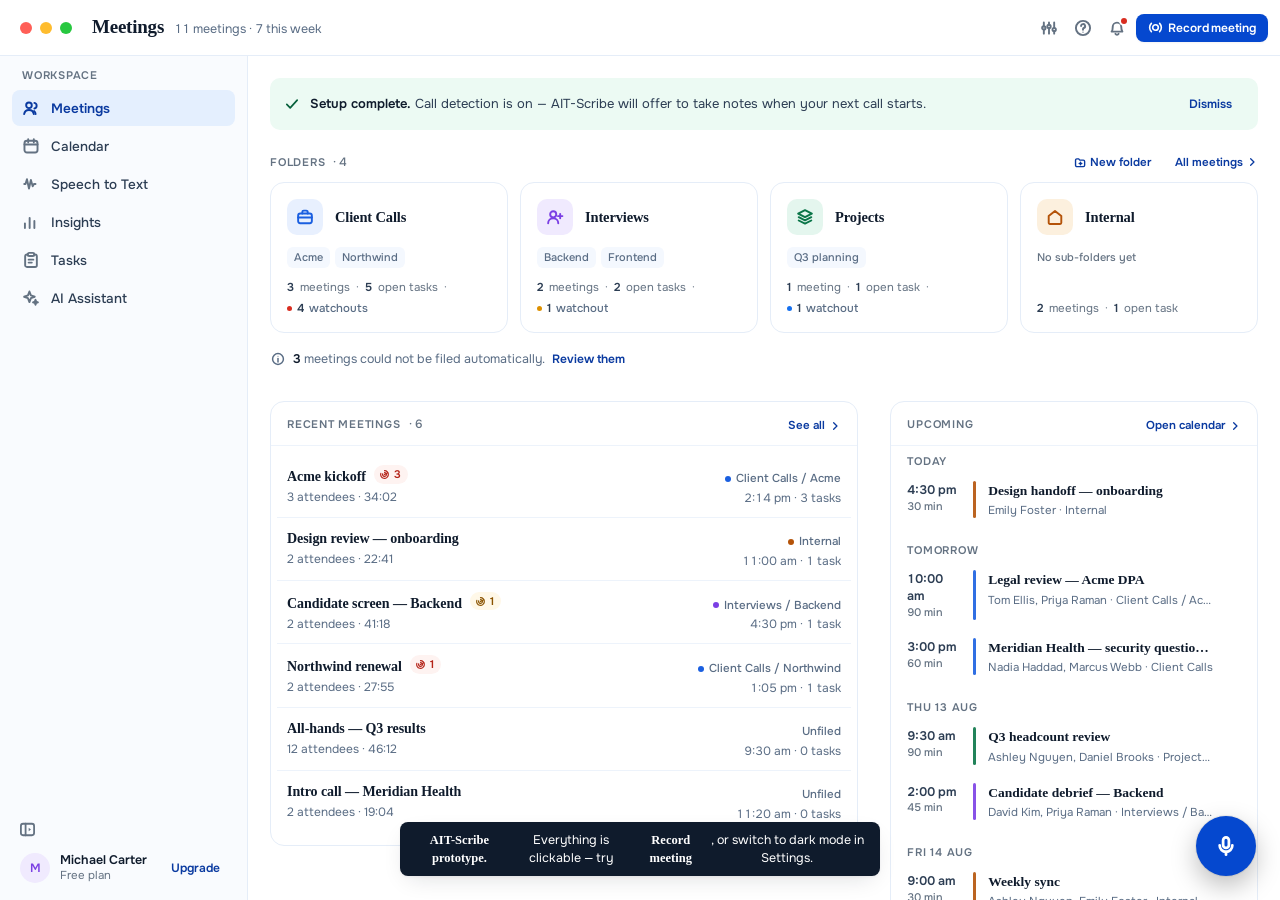
<file: .before-color.html>
<!doctype html>
<html lang="en" data-th="ocean" data-theme="light">
<head>
<meta charset="utf-8">
<meta name="viewport" content="width=device-width,initial-scale=1">
<title>AIT-Scribe — Prototype</title>
<link rel="preconnect" href="https://fonts.googleapis.com">
<link rel="preconnect" href="https://fonts.gstatic.com" crossorigin>
<link rel="preconnect" href="https://api.fontshare.com" crossorigin>
<!-- Sentient (Fontshare, variable 200-700 + italics) carries the headings;
     Onest (Google Fonts, variable 100-900) carries body text and UI chrome. -->
<link href="https://api.fontshare.com/v2/css?f[]=sentient@1,2&display=swap" rel="stylesheet">
<link href="https://fonts.googleapis.com/css2?family=Onest:wght@100..900&display=swap" rel="stylesheet">
<style>
/* ══════════════════════════════ tokens ══════════════════════════════ */
/* Two axes. `data-th` on <html> picks the THEME (its own nine-step brand ramp and
   its own neutrals); `data-theme` picks LIGHT or DARK within that theme. So each
   theme ships a hand-tuned dark set rather than an inversion of its light one.

   Every theme block defines the same list:
     o50…o800   the brand ramp, light→dark in light mode, dark→light in dark mode
     rail/surf/sunk/backdrop   surfaces, lightest content surface is `surf`
     line/line2 ink/ink2/sec/ter
     brand*     brand as FILL (brandFill + brandOn) vs brand as INK (brandInk)
     tint/tint2 tinted surfaces for active rows and icon wells
     onChip     chip background sitting on top of a brand fill
     meterOff/ring/scrim

   Rule of thumb: orange-as-fill uses o500-ish, orange-as-ink uses o700-ish.
   Citrus breaks that on purpose — its brand IS a pale lime, so the fill is light
   and `brandOn` is dark ink in both modes.

   Status colours (danger / warn / ok / info) and the shadows are shared across
   themes so a red always reads as a red, and live in the two blocks below. */
:root{
  /* Two typefaces. Sentient (a serif) is the DISPLAY face: page titles, card and
     row titles, section headings, big stats. Onest (a grotesque) is the TEXT face:
     body copy plus all UI chrome — buttons, tabs, chips, badges, micro-labels,
     table headers — where a serif at 11px would only add noise. */
  --f-head:'Sentient',Georgia,'Times New Roman',serif;
  --f-body:'Onest','Liberation Sans',Arial,sans-serif;
  /* ── scale ──────────────────────────────────────────────────────────────
     Three vocabularies, deliberately short. Before this the file carried
     eighteen different corner radii and a dozen ad-hoc shadows, which is why
     two cards sitting next to each other never quite agreed. Anything new
     picks a step from these rather than inventing one. */
  /* space — 4px base */
  --s1:4px;  --s2:8px;  --s3:12px; --s4:16px;
  --s5:20px; --s6:24px; --s7:32px; --s8:40px;
  /* radius — five steps and a pill. r1 chips · r2 controls · r3 rows ·
     r4 cards and panels · r5 modals */
  --r1:6px; --r2:8px; --r3:10px; --r4:14px; --r5:18px; --rF:999px;
  /* elevation — three steps. Most surfaces sit flat on the page and are
     separated by a hairline instead, so a shadow means "this floats". */
  --e1:0 1px 2px rgba(16,24,40,.05);
  --e2:0 8px 24px -8px rgba(16,24,40,.16),0 1px 3px rgba(16,24,40,.05);
  --e3:0 28px 70px -18px rgba(16,24,40,.26),0 4px 14px rgba(16,24,40,.07);
  /* motion — one duration and one curve for state changes */
  --tr:.13s cubic-bezier(.2,.7,.4,1);
  --danger:#D92D20; --dangerOn:#FFFFFF; --dangerInk:#B42318; --dangerTint:#FEF3F1; --dangerLine:#FADBD5;
  --warn:#DD9000; --warnInk:#8A5300; --warnTint:#FFF8E8; --warnLine:#F6E2BC;
  --ok:#0A7548; --okInk:#07603B; --okTint:#ECFAF3; --okLine:#C8E9D7;
  --info:#1570EF; --infoTint:#EFF5FF; --infoInk:#0B4FB0; --infoLine:#CFE0FB;
  --shadow:var(--e3);
  --shadow2:var(--e2);
  /* the floating pill is its own surface, not a theme surface: it has to read as
     an object hovering over other apps, so it stays dark in light mode and only
     lifts a little in dark mode. Shared across themes for the same reason a red
     is shared — a recording control should look the same wherever it lands. */
  /* a count sitting inside an already-tinted chip: darken the tint rather
     than introduce a third colour */
  --chipWell:rgba(0,0,0,.055);
  --pill:#161C27; --pillInk:#FFFFFF; --pillSec:rgba(255,255,255,.60);
  --pillLine:rgba(255,255,255,.13); --pillWell:rgba(255,255,255,.09);
  --pillShadow:0 18px 44px rgba(12,18,28,.38),0 2px 6px rgba(12,18,28,.24),0 0 0 1px rgba(255,255,255,.06);
  /* watchouts: conflict is the only one that earns a red */
  --wcf:var(--danger); --wcfInk:var(--dangerInk); --wcfTint:var(--dangerTint); --wcfLine:var(--dangerLine);
  --wdc:var(--warn); --wdcInk:var(--warnInk); --wdcTint:var(--warnTint); --wdcLine:var(--warnLine);
  --wcl:var(--info); --wclInk:var(--infoInk); --wclTint:var(--infoTint); --wclLine:var(--infoLine);
}
[data-theme="dark"]{
  --danger:#F0483A; --dangerOn:#26100C; --dangerInk:#FFA79B; --dangerTint:#3A1713; --dangerLine:#55231C;
  --warn:#E9A23B; --warnInk:#F7CD82; --warnTint:#33240D; --warnLine:#4B3616;
  --ok:#17A46A; --okInk:#6FDCA6; --okTint:#0F2A1D; --okLine:#1F4632;
  --info:#5B95F0; --infoTint:#15233A; --infoInk:#A8C8F8; --infoLine:#274068;
  --e1:0 1px 2px rgba(0,0,0,.30);
  --e2:0 8px 24px -8px rgba(0,0,0,.52),0 1px 3px rgba(0,0,0,.34);
  --e3:0 28px 70px -18px rgba(0,0,0,.62),0 4px 14px rgba(0,0,0,.38);
  --chipWell:rgba(255,255,255,.10);
  --pill:#232C3B; --pillInk:#F4F8FE; --pillSec:rgba(244,248,254,.60);
  --pillLine:rgba(255,255,255,.11); --pillWell:rgba(255,255,255,.08);
  --pillShadow:0 18px 44px rgba(0,0,0,.62),0 2px 6px rgba(0,0,0,.44),0 0 0 1px rgba(255,255,255,.09);
}

/* ─────────── Ocean — cool blue, the default ─────────── */
:root,[data-th="ocean"]{
  --o50:#F3F8FF; --o100:#E4EFFE; --o200:#C7DDFC; --o300:#8FB8F8;
  --o400:#4B8BF0; --o500:#1A5FE0; --o600:#0548CF; --o700:#0A3AA0; --o800:#0A2C74;
  --rail:#F9FBFE; --surf:#FFFFFF; --sunk:#F4F8FE; --scrim:rgba(12,25,43,.42);
  --line:#E5EDF8; --hair:#EDF3FB; --line2:#D3E0F1;
  --ink:#0F1B2C; --ink2:#2C3D53; --sec:#596C84; --ter:#647282;
  --brand:var(--o500); --brandOn:#FFFFFF; --brandHov:var(--o700); --brandInk:var(--o700);
  --brandFill:var(--o600); --brandFillHov:var(--o700);
  --tint:var(--o100); --tint2:var(--o50); --onChip:rgba(0,0,0,.24);
  --backdrop:#E3EAF3; --meterOff:#CFDDEF; --ring:rgba(26,95,224,.22);
}
[data-th="ocean"][data-theme="dark"]{
  --o50:#0F1E33; --o100:#132842; --o200:#1C3A5E; --o300:#27528A;
  --o400:#215EE0; --o500:#4C8DF5; --o600:#71A6F8; --o700:#9BC1FB; --o800:#C4DBFD;
  --rail:#101C2E; --surf:#0D192B; --sunk:#152438; --scrim:rgba(0,0,0,.62);
  --line:#1D2E46; --hair:#182638; --line2:#2A3E59;
  --ink:#EFF5FD; --ink2:#D3E0EE; --sec:#94A9C0; --ter:#798DA6;
  --brand:var(--o500); --brandOn:#FFFFFF; --brandHov:var(--o600); --brandInk:var(--o600);
  --brandFill:var(--o400); --brandFillHov:var(--o500);
  --tint:var(--o200); --tint2:var(--o100); --onChip:rgba(0,0,0,.28);
  --backdrop:#060C16; --meterOff:#2C4260; --ring:rgba(76,141,245,.30);
}

/* ─────────── Citrus — warm neutrals, pale lime brand ───────────
   The only theme whose brand fill is lighter than its text, so brandOn is dark
   ink in both modes and onChip goes white rather than black. */
[data-th="citrus"]{
  --o50:#FAFDEC; --o100:#F0F8C2; --o200:#E1FA79; --o300:#C8E552;
  --o400:#A6C531; --o500:#86A31C; --o600:#6B8415; --o700:#4F6310; --o800:#38470B;
  --rail:#F9F9F4; --surf:#FFFFFF; --sunk:#F6F7EE; --scrim:rgba(28,32,18,.42);
  --line:#EBEDDF; --hair:#F1F3E8; --line2:#DCDFCB;
  --ink:#191C10; --ink2:#353A26; --sec:#6B7059; --ter:#6E725D;
  --brand:var(--o400); --brandOn:#243005; --brandHov:var(--o300); --brandInk:var(--o700);
  --brandFill:var(--o200); --brandFillHov:var(--o300);
  --tint:var(--o100); --tint2:var(--o50); --onChip:rgba(255,255,255,.62);
  --backdrop:#E8E9DC; --meterOff:#D7DBC3; --ring:rgba(166,197,49,.32);
}
[data-th="citrus"][data-theme="dark"]{
  --o50:#1A2413; --o100:#26331A; --o200:#3E4D2A; --o300:#5C7238;
  --o400:#8CB03F; --o500:#BDE55E; --o600:#E1FA79; --o700:#EBFCA3; --o800:#F4FDC9;
  --rail:#141C11; --surf:#18261D; --sunk:#1F2E22; --scrim:rgba(0,0,0,.64);
  --line:#26362A; --hair:#202E24; --line2:#35483A;
  --ink:#F1F7E9; --ink2:#DCE6D2; --sec:#9CAC91; --ter:#87987D;
  --brand:var(--o500); --brandOn:#1B2607; --brandHov:var(--o700); --brandInk:var(--o600);
  --brandFill:var(--o600); --brandFillHov:var(--o700);
  --tint:var(--o200); --tint2:var(--o100); --onChip:rgba(255,255,255,.42);
  --backdrop:#0B1109; --meterOff:#33452F; --ring:rgba(225,250,121,.28);
}

/* ─────────── Harbor — muted steel blue, low glare ─────────── */
[data-th="harbor"]{
  --o50:#F4F7FB; --o100:#E3EAF3; --o200:#CFD9E9; --o300:#A3B6D0;
  --o400:#6E8CB4; --o500:#4A6E9C; --o600:#365B90; --o700:#2A4772; --o800:#1E3455;
  --rail:#F2F3F6; --surf:#FFFFFF; --sunk:#F5F7FA; --scrim:rgba(20,30,42,.44);
  --line:#E6E9EF; --hair:#EEF1F5; --line2:#D5DAE3;
  --ink:#141C26; --ink2:#333E4C; --sec:#545E6C; --ter:#666E7A;
  --brand:var(--o500); --brandOn:#FFFFFF; --brandHov:var(--o700); --brandInk:var(--o700);
  --brandFill:var(--o600); --brandFillHov:var(--o700);
  --tint:var(--o200); --tint2:var(--o100); --onChip:rgba(0,0,0,.24);
  --backdrop:#E4E7ED; --meterOff:#CBD3DF; --ring:rgba(54,91,144,.26);
}
[data-th="harbor"][data-theme="dark"]{
  --o50:#141E2B; --o100:#1B2938; --o200:#26384C; --o300:#345078;
  --o400:#3F6394; --o500:#5A85BE; --o600:#83A8D6; --o700:#A9C4E5; --o800:#CBDCF0;
  --rail:#182332; --surf:#141E2A; --sunk:#1B2836; --scrim:rgba(0,0,0,.64);
  --line:#23303F; --hair:#1D2834; --line2:#324152;
  --ink:#EAEFF5; --ink2:#CFD9E4; --sec:#8E9DAF; --ter:#7F90A8;
  --brand:var(--o500); --brandOn:#FFFFFF; --brandHov:var(--o600); --brandInk:var(--o700);
  --brandFill:#32558A; --brandFillHov:var(--o400);
  --tint:var(--o200); --tint2:var(--o100); --onChip:rgba(0,0,0,.30);
  --backdrop:#0A1017; --meterOff:#2E3E52; --ring:rgba(90,133,190,.30);
}

/* ─────────── Violet — deep indigo, violet accent ─────────── */
[data-th="violet"]{
  --o50:#F6F4FE; --o100:#EAE6FD; --o200:#DCD7FD; --o300:#B7A8FA;
  --o400:#8B72F2; --o500:#6B45EC; --o600:#5323E3; --o700:#4318BE; --o800:#331293;
  --rail:#F2EFFE; --surf:#FFFFFF; --sunk:#F7F5FE; --scrim:rgba(22,16,48,.44);
  --line:#EAE7F7; --hair:#F0EEFA; --line2:#DAD5EE;
  --ink:#16112B; --ink2:#332C4E; --sec:#6A6386; --ter:#6F6982;
  --brand:var(--o500); --brandOn:#FFFFFF; --brandHov:var(--o700); --brandInk:var(--o700);
  --brandFill:var(--o600); --brandFillHov:var(--o700);
  --tint:var(--o100); --tint2:var(--o50); --onChip:rgba(0,0,0,.26);
  --backdrop:#E6E2F3; --meterOff:#D6CFF0; --ring:rgba(107,69,236,.26);
}
[data-th="violet"][data-theme="dark"]{
  --o50:#161A38; --o100:#1E2148; --o200:#282A5E; --o300:#32217D;
  --o400:#5A2AEB; --o500:#7C5CF5; --o600:#9C84F9; --o700:#BCACFC; --o800:#DAD0FE;
  --rail:#191A3F; --surf:#10142E; --sunk:#181B3B; --scrim:rgba(0,0,0,.66);
  --line:#232748; --hair:#1D203C; --line2:#32365C;
  --ink:#F2EFFE; --ink2:#DAD4EE; --sec:#9B95BC; --ter:#8982AC;
  --brand:var(--o500); --brandOn:#FFFFFF; --brandHov:var(--o600); --brandInk:var(--o700);
  --brandFill:var(--o400); --brandFillHov:var(--o500);
  --tint:var(--o200); --tint2:var(--o100); --onChip:rgba(0,0,0,.30);
  --backdrop:#080A1C; --meterOff:#2F3160; --ring:rgba(124,92,245,.32);
}

/* ─────────── Ember — the original orange ─────────── */
[data-th="ember"]{
  --o50:#FFF6F1; --o100:#FFEADF; --o200:#FFD2BC; --o300:#FF9F6D;
  --o400:#FF7A33; --o500:#FF5D00; --o600:#E85200; --o700:#B84300; --o800:#8E3300;
  --rail:#FFF7F2; --surf:#FFFFFF; --sunk:#FDF4EE; --scrim:rgba(36,22,14,.38);
  --line:#F3E4DA; --hair:#F7EDE5; --line2:#E7D4C7;
  --ink:#231710; --ink2:#463730; --sec:#77645A; --ter:#7E6C61;
  --brand:var(--o500); --brandOn:#FFFFFF; --brandHov:var(--o600); --brandInk:var(--o700);
  --brandFill:var(--o700); --brandFillHov:var(--o800);
  --tint:var(--o100); --tint2:var(--o50); --onChip:rgba(0,0,0,.24);
  --backdrop:#EBE2DA; --meterOff:#EBD8CB; --ring:rgba(255,93,0,.22);
}
[data-th="ember"][data-theme="dark"]{
  --o50:#2A1408; --o100:#3B1C0B; --o200:#59290F; --o300:#8C3D12;
  --o400:#D14E00; --o500:#FF6A1A; --o600:#FF8340; --o700:#FF9E6B; --o800:#FFC2A1;
  --rail:#17110C; --surf:#1E1712; --sunk:#292018; --scrim:rgba(0,0,0,.62);
  --line:#33271F; --hair:#2A2019; --line2:#443429;
  --ink:#FAF3ED; --ink2:#E7DAD1; --sec:#B8A497; --ter:#9C8778;
  --brand:var(--o500); --brandOn:#1A1005; --brandHov:var(--o600); --brandInk:var(--o700);
  --brandFill:var(--o500); --brandFillHov:var(--o600);
  --tint:var(--o100); --tint2:var(--o50); --onChip:rgba(255,255,255,.40);
  --backdrop:#0A0705; --meterOff:#4A382B; --ring:rgba(255,106,26,.30);
}
*{box-sizing:border-box;margin:0;padding:0}
html,body{height:100%}
body{font-family:var(--f-body);background:var(--backdrop);color:var(--ink);
  -webkit-font-smoothing:antialiased;display:flex;align-items:center;justify-content:center;
  overflow:hidden;transition:background .25s}
.h{font-family:var(--f-head)}
svg{display:block;flex:0 0 auto}
/* an icon inside a sentence stays on the line with it */
.opt .s .ic,.srow .s .ic,.setuprow .s .ic,.emptylist .ic,.sbe .ic,
.notice>span .ic,.hint .ic,.sec p .ic,.metrics .ic{
  display:inline-block;vertical-align:-2px;margin-right:3px}
button{font:inherit;color:inherit;background:none;border:0;cursor:pointer}
input{font:inherit;color:inherit;background:none;border:0;outline:0}
::-webkit-scrollbar{width:10px;height:10px}
::-webkit-scrollbar-thumb{background:var(--line2);border-radius:var(--rF);
  border:3px solid transparent;background-clip:content-box}
::-webkit-scrollbar-thumb:hover{background:var(--ter);background-clip:content-box}
::-webkit-scrollbar-track{background:transparent}

/* ── focus ────────────────────────────────────────────────────────────────
   Almost every control in here is a <span> with a data-a on it, so nothing
   was keyboard-reachable and nothing showed focus. tips() now gives those
   spans a tabindex and a role; this is what the ring looks like when one of
   them is reached. :focus-visible rather than :focus, so a mouse click never
   leaves a ring behind. */
:focus{outline:none}
:focus-visible,[data-a]:focus-visible{outline:2px solid var(--brand);
  outline-offset:2px;border-radius:var(--r2)}
.mrow:focus-visible,.trk:focus-visible,.wrow:focus-visible,.trow:focus-visible,
.vtable tr:focus-visible,.srow:focus-visible{outline-offset:-2px;border-radius:0}
/* A text field is the one control a browser always treats as :focus-visible,
   even on a mouse click. Every field in here sits in a well that already shows
   focus — `.srch`, `.inp`, `.addrow`, `.compbox`, `.notebox` all light up on
   :focus-within — so the rule above was drawing a second rounded ring INSIDE
   the first one the moment you started typing. The well is the focus
   indicator; the field inside it does not need its own. */
input:focus-visible,input[data-a]:focus-visible,
[contenteditable]:focus-visible,[contenteditable][data-a]:focus-visible{outline:none}
/* hover-revealed row actions have to appear for the keyboard too, or they are
   simply not there for anyone who is not holding a mouse */
.mrow:focus-within .macts,.trow:focus-within .acts,.wrow:focus-within .wacts,
.trk:focus-within .kb2,.views a:focus-within .fm,.fcard:focus-within .fm,
.prow:focus-within .rm{opacity:1;pointer-events:auto}

@media (prefers-reduced-motion:reduce){
  *,*:before,*:after{animation-duration:.01ms!important;animation-iteration-count:1!important;
    transition-duration:.01ms!important}
}

/* ══════════════════════════════ window frame ══════════════════════════════ */
#frame{position:relative;width:1440px;height:900px;background:var(--surf);border-radius:var(--r4);overflow:hidden;
  box-shadow:0 40px 100px rgba(40,20,8,.26),0 0 0 1px rgba(40,20,8,.07);
  transform-origin:center center;transition:background .25s}
/* the mock window gives up its frame and fills the viewport once the browser
   gets too small to show it comfortably at 1440×900 */
#frame.fill{width:100%;height:100%;border-radius:0;box-shadow:none;transform:none!important}
#app{height:100%}
.shell{display:flex;flex-direction:column;height:100%;position:relative;overflow:hidden}
.app{display:flex;flex:1;min-height:0;position:relative}

/* ══════════════════════════════ window title bar ══════════════════════════════ */
.topbar{height:56px;flex:0 0 auto;display:flex;align-items:center;gap:var(--s4);
  padding:0 var(--s3) 0 var(--s5);background:var(--surf);border-bottom:1px solid var(--line);z-index:6}
.topbar .ttl{display:flex;align-items:baseline;gap:10px;min-width:0}
.topbar h1{font-family:var(--f-head);font-size:19px;font-weight:600;
  letter-spacing:-.012em;white-space:nowrap;line-height:1.2}
.topbar .state{font-size:12.5px;color:var(--sec);white-space:nowrap;overflow:hidden;
  text-overflow:ellipsis;font-variant-numeric:tabular-nums}
.topbar .r{margin-left:auto;display:flex;align-items:center;gap:var(--s1);flex:0 0 auto}

/* ══════════════════════════════ rail (sidebar 1) ══════════════════════════════ */
.rail{width:248px;flex:0 0 248px;background:var(--rail);border-right:1px solid var(--line);
  display:flex;flex-direction:column;padding:var(--s3) var(--s3) var(--s2);overflow:hidden;
  transition:width .18s,flex-basis .18s,background .25s}
.app.railmin .rail{width:72px;flex:0 0 72px;padding:14px 8px}
.app.railmin .rail .lbl,.app.railmin .rail .slab,.app.railmin .rail .acct .who,
.app.railmin .rail .upg,.app.railmin .subnav,.app.railmin .rail .colbtn b{display:none}
.app.railmin .nav a{justify-content:center;padding:0;width:44px;height:44px;margin:0 auto}
.app.railmin .rail .colbtn{justify-content:center;padding:0;width:44px;height:40px;margin:0 auto}
.app.railmin .acct{border:0;background:transparent;padding:0;justify-content:center;box-shadow:none}
.app.railmin .acct .top{justify-content:center}
.app.railmin .avat{width:34px;height:34px;font-size:13px}
/* Collapse / expand, shared by both sidebars. It used to carry the word
   "Collapse" in both, so the bottom of the window said it twice for a control
   whose icon already shows which way the panel folds. Icon only now, named by
   the tooltip. */
.colbtn{display:flex;align-items:center;justify-content:center;width:30px;height:30px;
  border-radius:var(--r2);color:var(--ter);cursor:pointer;flex:0 0 auto;
  transition:background var(--tr),color var(--tr)}
.colbtn b{display:none}
.colbtn:hover{background:var(--sunk);color:var(--ink2)}
.lights{display:flex;align-items:center;gap:8px;flex:0 0 auto;padding-right:4px}
.lights i{width:12px;height:12px;border-radius:50%;display:flex;align-items:center;
  justify-content:center;cursor:pointer;color:rgba(0,0,0,.5)}
.lights i svg{opacity:0;width:9px;height:9px}
.lights:hover i svg{opacity:1}
.lights .r{background:#FF5F57}.lights .y{background:#FEBC2E}.lights .g{background:#28C840}
[data-theme="dark"] .lights .r{background:#E0443E}[data-theme="dark"] .lights .y{background:#DEA123}
[data-theme="dark"] .lights .g{background:#1AAB29}
.tbtn:hover{background:var(--sunk)}
.slab{font-family:var(--f-body);font-size:11px;font-weight:600;letter-spacing:.07em;
  text-transform:uppercase;color:var(--ter);padding:0 10px var(--s2);white-space:nowrap}
.nav{display:flex;flex-direction:column;gap:2px}
.nav a{display:flex;align-items:center;gap:11px;height:36px;padding:0 10px;border-radius:var(--r2);
  font-family:var(--f-body);font-size:13.5px;font-weight:500;color:var(--ink2);
  text-decoration:none;cursor:pointer;white-space:nowrap;
  transition:background var(--tr),color var(--tr)}
.nav a:hover{background:var(--sunk)}
.nav a.on{background:var(--tint);color:var(--brandInk);font-weight:600}
.nav a .ic{color:var(--ter)}
.nav a.on .ic{color:var(--brandInk)}
/* a sub-nav is one indent and a hairline, not a bracket */
.subnav{display:flex;flex-direction:column;gap:1px;margin:1px 0 var(--s1) 21px;
  border-left:1px solid var(--line);padding-left:10px}
.subnav a{display:flex;align-items:center;gap:9px;height:30px;padding:0 8px;border-radius:var(--r1);
  font-size:12.5px;color:var(--sec);cursor:pointer;transition:background var(--tr),color var(--tr)}
.subnav a:hover{background:var(--sunk);color:var(--ink2)}
.subnav a.on{background:var(--tint2);color:var(--brandInk);font-weight:600}
.subnav a .ic{color:var(--ter)}
.subnav a.on .ic{color:var(--brandInk)}
.spacer{flex:1}
/* The account block was a bordered card floating on the rail — a container
   around something that is already at the edge of the screen. */
.acct{display:flex;align-items:center;padding:var(--s2) var(--s2);border-radius:var(--r2);
  border:0;background:transparent;overflow:hidden;flex:0 0 auto;cursor:pointer;
  transition:background var(--tr)}
.acct:hover{background:var(--sunk)}
.acct .top{display:flex;align-items:center;gap:10px;min-width:0;width:100%}
.acct .who{min-width:0;flex:1}
.avat{width:28px;height:28px;border-radius:50%;background:var(--tint);color:var(--brandInk);
  display:flex;align-items:center;justify-content:center;font-family:var(--f-body);
  font-size:12px;font-weight:600;flex:0 0 auto}
.acct .avat{width:30px;height:30px;background:var(--line2);color:var(--ink2);font-size:12px}
.acct .nm{font-size:12.5px;font-weight:600;line-height:1.3;display:block;white-space:nowrap;
  overflow:hidden;text-overflow:ellipsis}
.acct .pl{font-size:11.5px;color:var(--ter);display:block;line-height:1.35}
.upg{display:flex;align-items:center;gap:5px;white-space:nowrap;flex:0 0 auto;
  font-family:var(--f-body);font-size:12px;font-weight:600;color:var(--brandInk);
  border:0;border-radius:var(--r1);padding:4px 7px;background:transparent}
.upg:hover{background:var(--tint2)}

/* ══════════════════════════════ list column (sidebar 2) ══════════════════════════════ */
.listcol{width:272px;flex:0 0 272px;background:var(--surf);border-right:1px solid var(--line);
  display:flex;flex-direction:column;overflow:hidden;transition:width .18s,flex-basis .18s}
/* collapsed: a narrow strip of icons rather than nothing at all */
.app.listmin .listcol{width:56px;flex:0 0 56px}
.app.listmin .listcol .lbl,.app.listmin .listcol .n,.app.listmin .listcol .npill,
.app.listmin .listcol .slabel,.app.listmin .listcol .note,.app.listmin .listcol input,
.app.listmin .listcol .convrow,.app.listmin .listcol .emptylist,
.app.listmin .listcol .lhead b,.app.listmin .listcol .colbtn b{display:none}
.app.listmin .srch{width:36px;height:36px;padding:0;margin:12px auto 0;justify-content:center;
  border-radius:var(--r2);cursor:pointer}
.app.listmin .srch:hover{border-color:var(--brand);color:var(--brandInk)}
.app.listmin .lbody{padding:10px 10px 8px;align-items:center}
.app.listmin .views{width:100%;align-items:center}
.app.listmin .views a{width:36px;height:36px;min-height:36px;padding:0;justify-content:center;border-radius:var(--r2)}
.app.listmin .lhead{padding:0;justify-content:center}
.app.listmin .lhead .act{margin-left:0}
.app.listmin .listcol .colbtn{justify-content:center;padding:0;width:36px;margin:0 auto}
.lfoot{padding:var(--s1) var(--s3) var(--s2);flex:0 0 auto;display:flex}
.lhead{height:56px;display:flex;align-items:center;padding:0 var(--s4);
  border-bottom:1px solid var(--line);flex:0 0 auto}
.lhead b{font-family:var(--f-head);font-size:14px;font-weight:600}
.lhead .act{margin-left:auto;display:flex;align-items:center;gap:5px;font-family:var(--f-body);
  font-size:12px;font-weight:600;color:var(--brandInk)}
/* the search field is a filled well rather than an outlined box — one less
   line in a column that already has a border on both sides of it */
.srch{display:flex;align-items:center;gap:var(--s2);background:var(--sunk);
  border:1px solid transparent;border-radius:var(--r2);height:34px;padding:0 10px;
  margin:var(--s4) var(--s3) 0;flex:0 0 auto;
  transition:background var(--tr),border-color var(--tr),box-shadow var(--tr)}
.srch .ic{color:var(--ter);flex:0 0 auto}
.srch:focus-within{background:var(--surf);border-color:var(--brand);box-shadow:0 0 0 3px var(--ring)}
.srch input{font-size:13px;width:100%}
.srch input::placeholder{color:var(--ter)}
.lbody{padding:var(--s3);display:flex;flex-direction:column;gap:1px;overflow-y:auto;flex:1}
.views{display:flex;flex-direction:column;gap:1px}
.views a{display:flex;align-items:center;gap:10px;min-height:32px;padding:5px 9px;
  border-radius:var(--r2);font-size:13px;color:var(--ink2);cursor:pointer;
  transition:background var(--tr),color var(--tr)}
/* nothing dropped into the right-hand slot may set the row's height */
.views a>*{flex:0 0 auto}
.views a .lbl{flex:1 1 auto;min-width:0;overflow:hidden;text-overflow:ellipsis;white-space:nowrap}
.views a:hover{background:var(--sunk)}
.views a.on{background:var(--tint);color:var(--brandInk);font-weight:600}
.views a .ic{color:var(--ter)}
.views a.on .ic{color:var(--brandInk)}
.views a .n{margin-left:auto;font-size:11.5px;color:var(--ter);font-variant-numeric:tabular-nums}
.views a.on .n{color:var(--brandInk);font-weight:600}
/* NB: this is deliberately NOT called .pill — that name belongs to the floating
   recording pill (height:52px), and sharing it made every view with a red count
   inherit that height. Sized off its own line-box so it never stretches the row. */
.views a .npill{margin-left:auto;flex:0 0 auto;display:inline-flex;align-items:center;
  justify-content:center;height:18px;min-width:18px;padding:0 6px;box-sizing:border-box;
  font-size:11px;font-weight:600;line-height:1;color:var(--dangerOn);
  background:var(--danger);border-radius:var(--rF)}
.views a.on .npill{color:var(--dangerOn);background:var(--danger)}
.slabel{font-family:var(--f-body);font-size:11px;font-weight:600;letter-spacing:.07em;
  text-transform:uppercase;color:var(--ter);padding:var(--s5) 9px var(--s2)}
/* an aside, not a boxed callout — the dashed border made a footnote look like
   an input waiting to be filled in */
.note{margin:var(--s4) 9px 0;padding:0;border:0;font-size:11.5px;color:var(--ter);line-height:1.5}
.emptylist{padding:28px 14px;text-align:center;font-size:12px;color:var(--ter);line-height:1.55}
.emptylist b{display:block;color:var(--ink2);font-size:13px;font-family:var(--f-head);
  font-weight:600;margin-bottom:5px}
.convrow{display:block;padding:9px 10px;border-radius:var(--r2);cursor:pointer;
  transition:background var(--tr)}
.convrow:hover{background:var(--sunk)}
.convrow.on{background:var(--tint)}
.convrow .t{font-size:12.5px;font-weight:600;color:var(--ink);line-height:1.4;display:block}
.convrow.on .t{color:var(--brandInk)}
.convrow .d{font-size:11.5px;color:var(--sec);margin-top:3px;display:block}
.convrow.on .d{color:var(--brandInk)}

/* ══════════════════════════════ main ══════════════════════════════ */
.main{flex:1;display:flex;flex-direction:column;min-width:0;background:var(--surf)}
.tbtn{width:30px;height:30px;border-radius:var(--r2);display:flex;align-items:center;
  justify-content:center;color:var(--ter);position:relative;flex:0 0 auto;cursor:pointer;
  transition:background var(--tr),color var(--tr)}
.tbtn:hover{background:var(--sunk);color:var(--ink2)}
.tbtn.hasbadge:after{content:'';position:absolute;top:5px;right:5px;width:6px;height:6px;
  border-radius:50%;background:var(--danger);box-shadow:0 0 0 2px var(--surf)}
/* the trail reads as one path: quiet steps, one solid destination */
.crumb{display:flex;align-items:center;gap:var(--s1);font-size:12.5px;color:var(--ter);min-width:0}
.crumb>.ic{color:var(--ter);opacity:.7}
.crumb b{overflow:hidden;text-overflow:ellipsis;white-space:nowrap}
.crumb .bk{cursor:pointer;display:flex;align-items:center;gap:5px;padding:3px 6px;
  border-radius:var(--r1);color:var(--sec);transition:background var(--tr),color var(--tr)}
.crumb .bk:hover{color:var(--ink2);background:var(--sunk)}
.crumb b{color:var(--ink);font-weight:600;font-family:var(--f-head);font-size:14px;
  padding-left:2px}
.body{flex:1;--bp:28px;padding:var(--bp);overflow-y:auto;display:flex;flex-direction:column}

/* ══════════════════════════════ buttons ══════════════════════════════ */
.btn{flex:0 0 auto;display:inline-flex;align-items:center;justify-content:center;gap:6px;
  font-family:var(--f-body);font-size:13px;font-weight:600;line-height:1;letter-spacing:-.005em;
  border-radius:var(--r2);height:32px;padding:0 13px;border:1px solid transparent;
  white-space:nowrap;cursor:pointer;
  transition:background var(--tr),border-color var(--tr),color var(--tr),box-shadow var(--tr)}
.btn:active{transform:translateY(.5px)}
.btn.p{background:var(--brandFill);color:var(--brandOn);box-shadow:var(--e1)}
.btn.p:hover{background:var(--brandFillHov)}
.btn.p:active{box-shadow:none}
.btn.s{background:var(--surf);color:var(--ink2);border-color:var(--line2)}
.btn.s:hover{background:var(--sunk);border-color:var(--line2);color:var(--ink)}
/* quiet: a control that is available but is not asking to be used. This is
   what most toolbar actions became — export, copy, filter, help. */
.btn.q{background:transparent;color:var(--sec);border-color:transparent;padding:0 10px}
.btn.q:hover{background:var(--sunk);color:var(--ink2)}
.btn.t{background:transparent;color:var(--brandInk);padding:0 9px}
.btn.t:hover{background:var(--tint2)}
.btn.d{background:var(--danger);color:var(--dangerOn)}
.btn.d:hover{filter:brightness(1.06)}
.btn.sm{font-size:12px;height:28px;padding:0 11px;gap:5px}
.btn.ico{padding:0;width:32px}
.btn.sm.ico{width:28px}
.btn.dis,.btn[aria-disabled="true"]{background:var(--sunk);color:var(--ter);
  border-color:transparent;cursor:not-allowed;box-shadow:none}
.btn.dis:active{transform:none}
.btn .dot{width:7px;height:7px;border-radius:50%;background:var(--brand)}
.link{font-family:var(--f-body);font-size:12px;font-weight:600;color:var(--brandInk);cursor:pointer}
.link:hover{text-decoration:underline}

/* ══════════════════════════════ generic ══════════════════════════════ */
/* A card is a hairline and a radius, nothing more. `.flat` drops the border
   for the common case where a list only needed grouping, not a box — which
   was most of them. */
.card{background:var(--surf);border:1px solid var(--line);border-radius:var(--r4)}
.card.flat{border:0;border-radius:0;background:transparent}
/* the divider between two rows of the same list */
.card .mrow+.mrow,.card .trk+.trk,.card .trow+.trow,.card .wrow+.wrow,
.card .setuprow+.setuprow,.card .step+.step{border-top-color:var(--hair)}

.empty{flex:1;display:flex;flex-direction:column;align-items:center;justify-content:center;
  text-align:center;padding:40px 24px}
.empty .ico{width:44px;height:44px;border-radius:var(--r4);background:var(--sunk);display:flex;
  align-items:center;justify-content:center;color:var(--ter);margin-bottom:var(--s4)}
.empty h2{font-family:var(--f-head);font-size:19px;font-weight:600;letter-spacing:-.01em;
  margin-bottom:var(--s2)}
.empty p{font-size:13.5px;color:var(--sec);line-height:1.65;max-width:420px}
.empty .a{margin-top:var(--s5);display:flex;gap:var(--s2);flex-wrap:wrap;justify-content:center}

/* A notice used to be a tinted block with a matching border round it — two
   signals for one message, and the page ended up looking like a stack of
   alerts. Now the tint carries it alone, and `.quiet` is a single line with a
   coloured icon for the many cases that were never really alerts. */
.notice{display:flex;align-items:center;gap:10px;border-radius:var(--r3);padding:11px 13px;
  font-size:13px;line-height:1.5;flex-wrap:wrap;border:1px solid transparent}
.notice>span:not(.act){flex:1 1 220px;min-width:0}
.notice .act{margin-left:auto;display:flex;align-items:center;gap:var(--s1)}
.notice b{font-weight:600;color:var(--ink)}
.notice.warn{background:var(--warnTint);color:var(--ink2)}
.notice.warn .ic{color:var(--warnInk)}
.notice.ok{background:var(--okTint);color:var(--ink2)}
.notice.ok .ic{color:var(--okInk)}
.notice.dg{background:var(--dangerTint);color:var(--ink2)}
.notice.dg .ic{color:var(--dangerInk)}
.notice.quiet{background:transparent;padding:0;gap:var(--s2);font-size:12.5px;color:var(--sec)}
.notice.quiet b{font-weight:600}
.kbd{flex:0 0 auto;font-size:11px;font-weight:700;background:var(--sunk);
  border:1px solid var(--line);border-radius:var(--r1);padding:2px 6px;color:var(--ink2);
  display:inline-block;line-height:1.4}
/* One micro-label. `.ghd`, `.slab` and `.slabel` were three near-identical
   rules at 11, 11.5 and 11px with three different tracking values. */
.ghd{display:flex;align-items:center;gap:var(--s2);font-family:var(--f-body);font-size:11px;
  font-weight:600;letter-spacing:.07em;text-transform:uppercase;color:var(--ter);
  margin:0 0 var(--s3)}
.ghd.dg{color:var(--ter)}
.ghd .n{color:var(--ter);font-weight:500;letter-spacing:0;text-transform:none;font-size:12px}
.meter{display:flex;align-items:center;gap:3px;height:26px;overflow:hidden;min-width:0}
.meter i{width:3px;flex:0 0 auto;border-radius:2px;background:var(--brand);transition:height .12s}
.meter.idle i{background:var(--meterOff);opacity:.8}
.meter.live i{background:var(--danger);opacity:.8}
.tog{width:40px;height:22px;border-radius:var(--rF);background:var(--line2);position:relative;
  flex:0 0 auto;cursor:pointer;transition:background var(--tr)}
.tog.on{background:var(--brand)}
.tog i{position:absolute;top:2px;left:2px;width:18px;height:18px;border-radius:50%;
  background:#fff;box-shadow:0 1px 2px rgba(0,0,0,.18);transition:left var(--tr)}
.tog.on i{left:20px}
.tog.dis{opacity:.45;cursor:not-allowed}
.inp{border:1px solid var(--line2);border-radius:var(--r2);height:34px;padding:0 11px;
  font-size:13px;background:var(--surf);display:flex;align-items:center;gap:var(--s2);
  transition:border-color var(--tr),box-shadow var(--tr)}
.inp:focus-within{border-color:var(--brand);box-shadow:0 0 0 3px var(--ring)}
.inp input{width:100%}
.inp input::placeholder,.inp .ph{color:var(--ter)}
.sel{border:1px solid var(--line2);border-radius:var(--r2);height:32px;padding:0 10px;
  font-size:12.5px;background:var(--surf);display:inline-flex;align-items:center;
  gap:var(--s2);cursor:pointer;white-space:nowrap;color:var(--ink2);
  transition:border-color var(--tr),background var(--tr)}
.sel:hover{border-color:var(--line2);background:var(--sunk)}
.sel .ic{color:var(--ter)}
.cbx{width:17px;height:17px;border-radius:var(--r1);border:1.5px solid var(--line2);flex:0 0 auto;
  display:flex;align-items:center;justify-content:center;background:var(--surf);cursor:pointer;
  color:transparent;transition:background var(--tr),border-color var(--tr)}
.cbx:hover{border-color:var(--brand)}
.cbx.on{background:var(--brand);border-color:var(--brand);color:var(--brandOn)}
.rdo{width:17px;height:17px;border-radius:50%;border:1.5px solid var(--line2);flex:0 0 auto;cursor:pointer}
.rdo.on{border:5px solid var(--brand)}
/* Priority: only "high" earns a colour. When medium was amber and low was
   green as well, a task list of ten items carried ten coloured chips and none
   of them meant anything. */
.pri{display:inline-flex;align-items:center;gap:4px;font-size:11px;font-weight:600;
  border-radius:var(--r1);padding:1px 6px;font-family:var(--f-body);letter-spacing:.01em;
  background:transparent;color:var(--ter);line-height:1.5}
.pri.hi{background:var(--dangerTint);color:var(--dangerInk)}
.pri.md,.pri.ok{background:transparent;color:var(--ter)}
/* Filter chips. 30px tall, hairline, and the selected one is a tint rather
   than a tint plus a weight change plus a border change. */
.fchip{display:inline-flex;align-items:center;gap:6px;height:30px;padding:0 11px;
  font-size:12.5px;color:var(--sec);border:1px solid var(--line);border-radius:var(--r2);
  background:var(--surf);cursor:pointer;white-space:nowrap;
  transition:background var(--tr),color var(--tr),border-color var(--tr)}
.fchip:hover{background:var(--sunk);color:var(--ink2)}
.fchip.on{background:var(--tint);color:var(--brandInk);font-weight:600;border-color:transparent}
.fchip .b{font-size:11px;font-weight:600;color:var(--sec);background:var(--sunk);
  border-radius:var(--r1);padding:0 5px;line-height:1.6}
.fchip.on .b{background:var(--chipWell);color:var(--brandInk)}
.fchip.wf .b{background:var(--sunk);color:var(--sec)}
/* ══════════════════════════════ meetings ══════════════════════════════ */
/* `.list` is the pattern that replaced most of the cards in this app. A day
   of meetings, a group of tasks, a folder's contents — each was a bordered box
   with hairlines inside it, so a page of four groups drew four boxes and
   twenty lines. Here the heading does the grouping and the rows are just rows,
   with a hover well that reaches slightly past the text column. */
.list{display:flex;flex-direction:column;margin:0 -10px var(--s7)}
.list:last-child{margin-bottom:0}
.list>*{border-radius:0}
.list>*+*{border-top:1px solid var(--hair)}
.body>*,.list>*,.wscroll>*{flex:0 0 auto}
/* the two that do want the leftover room */
.body>.empty,.body>.notesgrid,.body>.wscroll,.body>.rollgrid{flex:1 1 auto}
.body>div[style*="overflow-y:auto"]{flex:1 1 auto;min-height:0}
.mrow{display:flex;align-items:center;gap:var(--s3);padding:11px 10px;cursor:pointer;
  transition:background var(--tr)}
.card>.mrow+.mrow{border-top:1px solid var(--hair)}
.mrow:hover{background:var(--sunk)}
.mrow:active{background:var(--tint2)}
.mrow .t{font-family:var(--f-head);font-size:14px;font-weight:600;display:block;
  line-height:1.35;letter-spacing:-.005em}
.mrow .t .wdot{margin-left:var(--s2);vertical-align:1px}
.mrow .s{font-size:12px;color:var(--sec);display:block;margin-top:2px;line-height:1.4;
  overflow:hidden;text-overflow:ellipsis;white-space:nowrap}
.mrow .rt{text-align:right;white-space:nowrap;flex:0 0 auto;min-width:104px}
/* the folder a call was filed into used to be printed in that folder's own
   colour, so a list of eight calls carried four accent colours that meant
   nothing but taxonomy */
.mrow .rt .tg{font-size:11.5px;font-weight:500;font-family:var(--f-body);display:block;
  color:var(--ter)}
.mrow .rt .mt{font-size:12px;color:var(--sec);display:block;margin-top:3px;
  font-variant-numeric:tabular-nums}
.mrow>span:first-child{flex:1;min-width:0}
.mrow .macts{display:flex;gap:1px;flex:0 0 auto;opacity:0;pointer-events:none;
  transition:opacity var(--tr)}
.mrow:hover .macts{opacity:1;pointer-events:auto}
/* Row actions were outlined buttons, which put three more boxes on every row
   the moment the pointer landed on it. They are icon wells now. */
.mrow .macts span{width:28px;height:28px;border-radius:var(--r2);display:flex;
  align-items:center;justify-content:center;color:var(--ter);background:transparent;
  border:0;transition:background var(--tr),color var(--tr)}
.mrow .macts span:hover{background:var(--tint2);color:var(--brandInk)}
.mrow .macts span.dg:hover{background:var(--dangerTint);color:var(--dangerInk)}
/* `live` doubles as a modifier on .meter and .holdbtn, so this stays scoped to
   the hosts that use it as a pill rather than becoming a bare .live rule */
.mrow .live,.dchips .live{display:inline-flex;align-items:center;gap:6px;font-size:11.5px;font-weight:700;
  color:var(--dangerOn);background:var(--danger);border-radius:var(--rF);padding:2px 8px;
  font-family:var(--f-body)}
.setuphd{display:flex;align-items:center;gap:var(--s2);padding:12px var(--s4) 10px}
.setuphd b{font-family:var(--f-head);font-size:14px;font-weight:600}
.setuphd .step{font-size:11.5px;font-weight:500;color:var(--ter);background:transparent;
  padding:0;border-radius:0}
.setuphd .x{margin-left:auto;color:var(--ter);cursor:pointer;width:26px;height:26px;
  border-radius:var(--r1);display:flex;align-items:center;justify-content:center;
  transition:background var(--tr),color var(--tr)}
.setuphd .x:hover{background:var(--sunk);color:var(--ink2)}
.setuprow{display:flex;align-items:center;gap:var(--s3);padding:11px var(--s4)}
.setuprow+.setuprow{border-top:1px solid var(--hair)}
/* the icon well is a marker, not a badge: neutral unless the step is the one
   that still needs doing */
.setuprow .si{width:30px;height:30px;border-radius:var(--r2);background:var(--sunk);
  color:var(--ter);display:flex;align-items:center;justify-content:center;flex:0 0 auto}
.setuprow .t{font-family:var(--f-head);font-size:13.5px;font-weight:600;display:block;line-height:1.4}
.setuprow .s{font-size:12.5px;color:var(--sec);display:block;margin-top:2px;line-height:1.5;max-width:560px}
.setuprow .a{margin-left:auto;flex:0 0 auto;padding-left:var(--s3)}

/* ══════════════════════════════ meeting detail ══════════════════════════════ */
.titleblk{margin-bottom:var(--s5)}
.titleblk h1{font-family:var(--f-head);font-size:25px;font-weight:600;letter-spacing:-.018em;
  line-height:1.22}
.titleblk h1 .edit{opacity:0;color:var(--sec);display:inline-flex;vertical-align:2px;margin-left:8px;
  pointer-events:none}
.titleblk:hover h1 .edit{opacity:1}
.metarow{display:flex;align-items:center;gap:var(--s2);margin-top:10px;font-size:12.5px;
  color:var(--sec);flex-wrap:wrap}
/* the folder chip lost its outline: it sits in a row of plain metadata and an
   outline made it read as the one thing on the line worth clicking */
.metarow .fchipx{display:inline-flex;align-items:center;gap:5px;border:0;
  border-radius:var(--r1);padding:3px 7px;font-size:12.5px;color:var(--sec);font-weight:500;
  font-family:var(--f-body);cursor:pointer;margin-left:-2px;
  transition:background var(--tr),color var(--tr)}
.metarow .fchipx:hover{background:var(--sunk);color:var(--ink2)}
.metarow .fchipx .ic{color:var(--ter)}
.metarow .sp{width:3px;height:3px;border-radius:50%;background:var(--line2);flex:0 0 auto}
.faces{display:flex;align-items:center}
.faces i{width:24px;height:24px;border-radius:50%;border:2px solid var(--surf);margin-left:-7px;
  font-style:normal;font-size:10.5px;font-weight:700;color:#FFFFFF;display:flex;align-items:center;
  justify-content:center;font-family:var(--f-body)}
.faces i:first-child{margin-left:0}
.addp{display:inline-flex;align-items:center;gap:6px;border:1px dashed var(--line2);border-radius:var(--rF);
  padding:4px 11px 4px 9px;font-size:12.5px;color:var(--sec);cursor:pointer;
  font-family:var(--f-body);font-weight:600}
.addp:hover{border-color:var(--brand);color:var(--brandInk);border-style:solid}
.recbar{display:flex;align-items:center;gap:var(--s3);background:var(--dangerTint);
  border:0;border-radius:var(--r3);padding:11px var(--s4)}
.recbar.pause{background:var(--warnTint)}
.recbar .rdot{width:10px;height:10px;border-radius:50%;background:var(--danger);flex:0 0 auto;
  box-shadow:0 0 0 4px var(--dangerLine);animation:pulse 1.6s infinite}
.recbar.pause .rdot{background:var(--warnInk);animation:none;box-shadow:0 0 0 4px var(--warnLine)}
@keyframes pulse{0%,100%{opacity:1}50%{opacity:.35}}
.recbar b{font-family:var(--f-head);font-size:13.5px;font-weight:600}
.recbar .t{font-family:var(--f-body);font-size:14px;font-weight:600;color:var(--dangerInk);
  font-variant-numeric:tabular-nums;letter-spacing:.01em}
.recbar.pause .t{color:var(--warnInk)}
.recbar .s{font-size:12.5px;color:var(--sec);min-width:0;overflow:hidden;white-space:nowrap;text-overflow:ellipsis}
.recbar .a{margin-left:auto;display:flex;gap:8px;flex:0 0 auto}
.tabs{display:flex;gap:var(--s6);border-bottom:1px solid var(--line);margin:0 0 var(--s5);
  flex:0 0 auto;overflow-x:auto;scrollbar-width:none}
.tabs::-webkit-scrollbar{display:none}
.tabs a{flex:0 0 auto;white-space:nowrap}
.tabs a{display:flex;align-items:center;gap:7px;padding-bottom:10px;font-family:var(--f-body);
  font-size:13.5px;font-weight:500;color:var(--sec);border-bottom:2px solid transparent;
  margin-bottom:-1px;cursor:pointer;transition:color var(--tr),border-color var(--tr)}
.tabs a .ic{color:var(--ter)}
.tabs a:hover{color:var(--ink)}
.tabs a.on{color:var(--ink);border-bottom-color:var(--brand);font-weight:600}
.tabs a.on .ic{color:var(--brandInk)}
.tabs a.off{color:var(--ter);cursor:not-allowed}
.tabs a.off:hover{color:var(--ter)}
/* a count on a tab is a count. It only turns red when the thing being
   counted is a conflict. */
.tabs a .cnt{font-size:11px;font-weight:600;background:var(--sunk);color:var(--sec);
  border-radius:var(--r1);padding:1px 6px;line-height:1.55}
.tabs a.on .cnt{background:var(--tint);color:var(--brandInk)}
.tabs a.off .cnt{background:transparent;color:var(--ter);font-weight:500;padding:0}
.tabs a .cnt.hot,.tabs a.on .cnt.hot{background:var(--dangerTint);color:var(--dangerInk)}

/* A section is a heading and its text. The icons beside the headings were
   decoration — three different blue glyphs above three blocks of prose. */
.sec{margin-bottom:var(--s6)}
.sec:last-child{margin-bottom:0}
.sec h3{font-family:var(--f-body);font-size:11px;font-weight:600;letter-spacing:.07em;
  text-transform:uppercase;color:var(--ter);margin-bottom:var(--s3);
  display:flex;align-items:center;gap:var(--s2)}
.sec h3 .n{font-weight:500;letter-spacing:0;text-transform:none;font-size:12px}
.sec p{font-size:14px;line-height:1.68;color:var(--ink2)}
.bul{list-style:none;display:flex;flex-direction:column;gap:var(--s3)}
.bul li{display:flex;gap:var(--s3);font-size:13.5px;line-height:1.6;color:var(--ink2)}
.bul li .dot{width:4px;height:4px;border-radius:50%;background:var(--line2);flex:0 0 auto;margin-top:9px}
/* a timestamp link is a way back to the recording, not a headline */
.jump{font-size:11.5px;color:var(--ter);white-space:nowrap;margin-left:auto;flex:0 0 auto;
  font-family:var(--f-body);font-weight:500;cursor:pointer;font-variant-numeric:tabular-nums;
  transition:color var(--tr)}
.jump:hover{color:var(--brandInk)}
.notebox{border:1px solid var(--line);border-radius:var(--r4);padding:var(--s4) var(--s5);
  min-height:150px;transition:border-color var(--tr),box-shadow var(--tr)}
.notebox:focus-within{border-color:var(--brand);box-shadow:0 0 0 3px var(--ring)}
.notebox .ln{font-size:14px;line-height:1.75;color:var(--ink2);outline:0;min-height:80px}
.notebox .hint{font-size:12.5px;color:var(--ter);line-height:1.5}
/* A transcript is a column of speech. Two of every six lines used to be
   tinted-and-outlined to mark them as a task source, which turned a readable
   column into stripes. The mark is now a left rule. */
.trs{display:flex;gap:var(--s4);padding:10px var(--s3);border-radius:var(--r2);
  border-left:2px solid transparent}
.trs.hl{background:transparent;border-left-color:var(--tint);border-top:0;
  border-right:0;border-bottom:0}
.trs.said{background:transparent;border-left-color:var(--okLine)}
.trs.said .spk{color:var(--okInk)}
.trs.said .badge{background:var(--okTint);color:var(--okInk)}
.trs .tm{font-size:11.5px;color:var(--ter);font-variant-numeric:tabular-nums;width:40px;
  flex:0 0 auto;padding-top:3px;cursor:pointer;transition:color var(--tr)}
.trs .tm:hover{color:var(--brandInk)}
.trs .spk{font-family:var(--f-head);font-size:12.5px;font-weight:600;display:block;
  margin-bottom:2px;color:var(--ink)}
.trs .tx{font-size:13.5px;line-height:1.65;color:var(--ink2)}
.trs .tx mark{background:var(--tint);color:var(--brandInk);border-radius:3px}
/* self-contained, but listed per host to match how .live is handled above */
.trs .badge,.dchips .badge{display:inline-flex;align-items:center;gap:5px;font-size:11.5px;font-weight:600;
  color:var(--sec);background:var(--sunk);border-radius:var(--r1);padding:1px 7px;margin-top:6px;
  font-family:var(--f-body);font-size:11px;font-weight:500}
.player{display:flex;align-items:center;gap:var(--s3);background:var(--sunk);border:0;
  border-radius:var(--r3);padding:9px var(--s3);margin-top:var(--s4);flex:0 0 auto}
.player .pb{width:32px;height:32px;border-radius:50%;background:var(--brandFill);color:var(--brandOn);
  display:flex;align-items:center;justify-content:center;flex:0 0 auto;cursor:pointer;
  transition:background var(--tr)}
.player .pb:hover{background:var(--brandFillHov)}
.player .tm{font-size:12px;color:var(--sec);font-variant-numeric:tabular-nums;flex:0 0 auto}
.scrub{flex:1 1 0;min-width:0;overflow:hidden;height:24px;display:flex;align-items:center;
  gap:2px;cursor:pointer}
.scrub i{width:3px;flex:0 0 auto;border-radius:2px;background:var(--meterOff);opacity:.7}
.scrub i.p{background:var(--brand);opacity:1}

/* ══════════════════════════════ speech ══════════════════════════════ */
.holdbtn{display:flex;align-items:center;gap:var(--s2);background:var(--brandFill);
  color:var(--brandOn);border-radius:var(--r3);padding:11px var(--s4);font-family:var(--f-body);
  font-size:13.5px;font-weight:600;flex:0 0 auto;cursor:pointer;user-select:none;
  box-shadow:var(--e1);transition:background var(--tr)}
.holdbtn:hover{filter:brightness(1.08)}
.holdbtn.live{background:var(--danger);color:var(--dangerOn);filter:none}
.holdbtn .kb{font-size:11.5px;font-weight:600;background:var(--onChip);border-radius:var(--r1);
  padding:2px 6px;color:var(--brandOn)}
.statusline{display:flex;align-items:center;gap:var(--s2);font-size:12.5px;color:var(--ink2);
  flex-wrap:wrap}
.statusline .d{width:8px;height:8px;border-radius:50%;flex:0 0 auto}
.sub{font-size:12.5px;color:var(--sec);margin-top:5px}
.trow{display:flex;align-items:flex-start;gap:var(--s3);padding:10px 10px;
  border-radius:var(--r2);transition:background var(--tr)}
.list>.trow+.trow{border-top:0}
.card>.trow+.trow{border-top:1px solid var(--hair)}
.trow:hover{background:var(--sunk)}
.trow .tx{font-size:13.5px;color:var(--ink);line-height:1.5;display:block;outline:0}
.trow .tm{font-size:11.5px;color:var(--ter);margin-top:3px;display:block}
.acts{margin-left:auto;display:flex;gap:1px;flex:0 0 auto;opacity:0;pointer-events:none;
  transition:opacity var(--tr)}
.trow:hover .acts{opacity:1;pointer-events:auto}
.acts span{width:28px;height:28px;border-radius:var(--r2);display:flex;align-items:center;
  justify-content:center;color:var(--ter);background:transparent;border:0;cursor:pointer;
  transition:background var(--tr),color var(--tr)}
.acts span:hover{background:var(--tint2);color:var(--brandInk)}
.acts span.dg:hover{background:var(--dangerTint);color:var(--dangerInk)}
.metrics{display:flex;align-items:center;gap:var(--s5);font-size:12.5px;color:var(--ter);
  margin-top:var(--s5);padding:var(--s4) 2px 0;flex-wrap:wrap;border-top:1px solid var(--hair)}
.metrics b{color:var(--ink2);font-family:var(--f-body);font-weight:600}
.metrics .sp{display:none}

/* ══════════════════════════════ tasks ══════════════════════════════ */
.toolrow{display:flex;align-items:center;gap:var(--s2);margin-bottom:var(--s4);
  flex-wrap:wrap;flex:0 0 auto;min-height:32px}
.toolrow .r{margin-left:auto;display:flex;align-items:center;gap:var(--s2)}
.chk{display:flex;align-items:center;gap:var(--s2);font-size:12.5px;color:var(--sec);
  cursor:pointer;padding:3px 6px;border-radius:var(--r1);transition:color var(--tr)}
.chk:hover{color:var(--ink2)}
/* Add-a-task is the primary thing you do on this page, so it keeps a real
   field — but a filled well rather than an outline, to match the search
   fields elsewhere. */
.addrow{display:flex;align-items:center;gap:var(--s2);border:1px solid transparent;
  background:var(--sunk);border-radius:var(--r2);height:38px;padding:0 var(--s3);
  margin-bottom:var(--s5);color:var(--ter);flex:0 0 auto;
  transition:background var(--tr),border-color var(--tr),box-shadow var(--tr)}
.addrow:focus-within{background:var(--surf);border-color:var(--brand);box-shadow:0 0 0 3px var(--ring)}
.addrow input{font-size:13.5px;width:100%}
.addrow input::placeholder{color:var(--ter)}
.trk{display:flex;align-items:flex-start;gap:var(--s3);padding:10px 10px;cursor:pointer;
  border-radius:var(--r2);transition:background var(--tr)}
.card>.trk+.trk{border-top:1px solid var(--hair)}
.trk:hover{background:var(--sunk)}
.trk.on{background:var(--tint2)}
.trk .t{font-size:13.5px;color:var(--ink);line-height:1.45;display:block}
.trk.done .t{text-decoration:line-through;color:var(--ter)}
.trk.done .cbx{opacity:.7}
.trk .m{font-size:11.5px;color:var(--sec);margin-top:3px;display:flex;align-items:center;
  gap:var(--s2);flex-wrap:wrap}
.trk .m .ic{color:var(--line2)}
.trk .m .late{color:var(--dangerInk);font-weight:600}
.trk .due{margin-left:auto;font-size:12px;color:var(--ter);flex:0 0 auto;white-space:nowrap;
  padding-top:1px}
.trk .due.dg{color:var(--dangerInk);font-weight:600}
.trk .kb2{opacity:0;width:26px;height:26px;border-radius:var(--r1);display:flex;align-items:center;
  justify-content:center;color:var(--ter);flex:0 0 auto;pointer-events:none;
  transition:opacity var(--tr),background var(--tr)}
.trk:hover .kb2{opacity:1;pointer-events:auto}
.trk .kb2:hover{background:var(--line);color:var(--ink2)}

/* ══════════════════════════════ assistant ══════════════════════════════ */
.chips{display:flex;gap:var(--s2);flex-wrap:wrap;justify-content:center;margin-top:var(--s6);
  max-width:600px}
.chip{display:flex;align-items:center;gap:7px;border:1px solid var(--line);background:var(--surf);
  border-radius:var(--rF);height:32px;padding:0 14px;font-size:13px;color:var(--ink2);
  cursor:pointer;transition:background var(--tr),border-color var(--tr),color var(--tr)}
.chip .ic{color:var(--ter)}
.chip:hover{background:var(--sunk);color:var(--ink)}
.chip:hover .ic{color:var(--brandInk)}
.chip.off{background:transparent;border-style:dashed;color:var(--ter);cursor:not-allowed}
.chip.off:hover{border-color:var(--line);color:var(--ter);background:transparent}
.scope{font-size:12px;color:var(--ter);margin-top:var(--s5)}
.comp{margin-top:auto;padding-top:var(--s4);flex:0 0 auto}
.compbox{display:flex;align-items:center;gap:var(--s3);border:1px solid var(--line2);
  background:var(--surf);border-radius:var(--r4);padding:9px 10px 9px var(--s3);
  transition:border-color var(--tr),box-shadow var(--tr)}
.compbox:focus-within{border-color:var(--brand);box-shadow:0 0 0 3px var(--ring)}
.compbox.off{background:var(--sunk);border-color:var(--line)}
.compbox input{flex:1;font-size:13.5px}
.compbox input::placeholder{color:var(--ter)}
.compbox .ic{color:var(--ter)}
.compbox.off .ic{color:var(--ter);opacity:.6}
.sendb{width:30px;height:30px;border-radius:var(--r2);background:var(--brandFill);display:flex;
  align-items:center;justify-content:center;flex:0 0 auto;cursor:pointer;
  transition:background var(--tr)}
.compbox .sendb .ic,.sendb .ic{color:var(--brandOn);opacity:1}
.sendb:hover{background:var(--brandFillHov)}
.sendb.off{background:var(--sunk);box-shadow:none;cursor:not-allowed}
.compbox .sendb.off .ic{color:var(--ter)}
.msg{display:flex;gap:var(--s2);margin-bottom:var(--s5);align-items:flex-end}
/* row-reverse makes flex-start the right edge, so the user's turn packs right
   with its avatar outermost — no margin-left:auto needed */
.msg.u{flex-direction:row-reverse}
.msg .who{width:28px;height:28px;border-radius:var(--r2);flex:0 0 auto;display:flex;align-items:center;
  justify-content:center;font-family:var(--f-body);font-size:12px;font-weight:600}
.msg.u .who{background:var(--tint);color:var(--brandInk)}
.msg.a .who{background:var(--ink);color:var(--surf)}
.msg .tx{font-size:13.5px;line-height:1.65;color:var(--ink2);padding:10px var(--s4);
  border-radius:var(--r4);max-width:min(76%,620px)}
.msg.a .tx{background:var(--sunk);border:0;border-bottom-left-radius:var(--r1)}
.msg.u .tx{background:var(--tint);color:var(--ink);border:0;
  border-bottom-right-radius:var(--r1)}
.msg .tx b{color:var(--ink)}
.msg.a .tx.typing{padding:13px 16px}
.src{display:inline-flex;align-items:center;gap:5px;margin-top:var(--s2);font-size:11.5px;
  color:var(--sec);background:transparent;border:1px solid var(--line);border-radius:var(--rF);
  padding:3px 10px;cursor:pointer;transition:background var(--tr),color var(--tr),border-color var(--tr)}
.src:hover{background:var(--tint2);color:var(--brandInk);border-color:transparent}
.typing i{display:inline-block;width:6px;height:6px;border-radius:50%;background:var(--sec);
  margin-right:4px;animation:bl 1.1s infinite}
.typing i:nth-child(2){animation-delay:.18s}.typing i:nth-child(3){animation-delay:.36s}
@keyframes bl{0%,80%,100%{opacity:.25}40%{opacity:1}}

/* ══════════════════════════════ modal / menu / toast ══════════════════════════════ */
.scrim{position:absolute;inset:0;background:var(--scrim);z-index:20}
.modal{position:absolute;z-index:21;left:50%;top:50%;transform:translate(-50%,-50%);
  background:var(--surf);border-radius:var(--r5);box-shadow:var(--e3);
  max-width:calc(100% - 28px);max-height:calc(100% - 28px);overflow:hidden;display:flex;
  animation:mdin .18s cubic-bezier(.2,.9,.3,1)}
@keyframes mdin{from{opacity:0;transform:translate(-50%,-48%) scale(.985)}}
.mnav{width:220px;flex:0 0 auto;background:var(--rail);border-right:1px solid var(--line);
  padding:var(--s5) var(--s2);display:flex;flex-direction:column;gap:1px;overflow-y:auto}
.mnav h3{font-family:var(--f-head);font-size:15px;font-weight:600;padding:0 10px var(--s4)}
.mnav .gl{font-family:var(--f-body);font-size:11px;font-weight:600;letter-spacing:.07em;
  text-transform:uppercase;color:var(--ter);padding:var(--s4) 10px 5px}
.mnav a{display:flex;align-items:center;gap:10px;height:32px;padding:0 10px;border-radius:var(--r2);
  color:var(--ink2);font-size:13px;cursor:pointer;transition:background var(--tr),color var(--tr)}
.mnav a:hover{background:var(--sunk)}
.mnav a.on{background:var(--tint);color:var(--brandInk);font-weight:600}
.mnav a .ic{color:var(--ter)}
.mnav a.on .ic{color:var(--brandInk)}
.mbody{flex:1;display:flex;flex-direction:column;min-width:0}
.mtop{display:flex;align-items:flex-start;gap:var(--s3);padding:var(--s5) var(--s6) var(--s4);
  border-bottom:1px solid var(--line)}
.mtop h2{font-family:var(--f-head);font-size:17px;font-weight:600;letter-spacing:-.01em}
.mtop p{font-size:12.5px;color:var(--sec);margin-top:3px;line-height:1.5}
.mtop .x{margin-left:auto;width:30px;height:30px;border-radius:var(--r2);border:0;
  display:flex;align-items:center;justify-content:center;color:var(--ter);flex:0 0 auto;
  cursor:pointer;transition:background var(--tr),color var(--tr)}
.mtop .x:hover{background:var(--sunk);color:var(--ink2)}
.mcont{flex:1;padding:var(--s5) var(--s6) var(--s7);display:flex;flex-direction:column;
  gap:var(--s7);overflow-y:auto}
/* A settings group was a bordered box with a tinted header strip and a
   brand-tinted icon in a well — four devices to say "these belong together".
   A label and a hairline say it on their own. */
.sgroup{border:0;border-radius:0;overflow:visible;flex:0 0 auto}
.sghd{display:flex;align-items:baseline;gap:var(--s2);padding:0 0 var(--s2);background:transparent;
  border-bottom:1px solid var(--line)}
.sghd .si{display:none}
.sghd>span{display:flex;align-items:baseline;gap:6px;flex-wrap:wrap;min-width:0}
.sghd b{font-family:var(--f-body);font-size:11px;font-weight:600;letter-spacing:.07em;
  text-transform:uppercase;color:var(--ter);display:inline;white-space:nowrap}
.sghd>span>span{font-size:12px;color:var(--ter);display:inline;margin:0}
.sghd>span>span:before{content:'· '}
.srow{display:flex;align-items:center;gap:var(--s4);padding:14px 0}
.srow+.srow{border-top:1px solid var(--hair)}
.srow .t{font-size:13.5px;font-weight:600;display:block;font-family:var(--f-head);line-height:1.4}
.srow .s{font-size:12.5px;color:var(--sec);display:block;margin-top:3px;line-height:1.55;max-width:560px}
.srow .a{margin-left:auto;flex:0 0 auto;display:flex;align-items:center;gap:var(--s2);
  padding-left:var(--s4)}
.menu{position:absolute;z-index:22;background:var(--surf);border:1px solid var(--line);
  border-radius:var(--r3);box-shadow:var(--e2);padding:var(--s1);min-width:210px;
  max-width:calc(100% - 24px);max-height:calc(100% - 96px);overflow-y:auto;
  animation:mnin .12s ease-out}
@keyframes mnin{from{opacity:0;transform:translateY(-4px)}}
.menu a{display:flex;align-items:center;gap:10px;height:32px;padding:0 var(--s2);
  border-radius:var(--r1);font-size:13px;color:var(--ink2);cursor:pointer;
  transition:background var(--tr),color var(--tr)}
.menu a:hover{background:var(--sunk)}
.menu a .ic{color:var(--ter)}
.menu a.dg{color:var(--dangerInk)}
.menu a.dg .ic{color:var(--dangerInk)}
.menu a.dg:hover{background:var(--dangerTint)}
.menu a .k{margin-left:auto;font-size:11px;color:var(--ter);font-variant-numeric:tabular-nums}
.menu hr{border:0;border-top:1px solid var(--hair);margin:var(--s1) var(--s2)}
.menu .mh{font-size:11px;font-family:var(--f-body);font-weight:600;letter-spacing:.07em;
  text-transform:uppercase;color:var(--ter);padding:var(--s2) var(--s2) var(--s1)}
.menu .fn{font-size:11.5px;color:var(--ter);padding:2px var(--s2) var(--s2);line-height:1.5}
.panel{width:384px;flex:0 0 384px;border-left:1px solid var(--line);background:var(--surf);
  display:flex;flex-direction:column}
.panel .ph{display:flex;align-items:center;gap:var(--s2);height:56px;padding:0 var(--s5);
  border-bottom:1px solid var(--line);flex:0 0 auto}
.panel .ph b{font-family:var(--f-head);font-size:14px;font-weight:600}
.panel .pb2{padding:var(--s5);display:flex;flex-direction:column;gap:var(--s5);overflow-y:auto}
.frow{display:flex;align-items:center;gap:var(--s3);font-size:13px}
.frow .lb{width:84px;flex:0 0 auto;color:var(--ter);font-size:12px}
.quote{border-left:2px solid var(--line2);padding:2px 0 2px var(--s3);font-size:13px;
  line-height:1.65;color:var(--ink2);font-style:italic}
#toasts{position:absolute;left:50%;bottom:24px;transform:translateX(-50%);z-index:40;
  display:flex;flex-direction:column;gap:var(--s2);align-items:center;pointer-events:none}
.toast{background:var(--ink);color:var(--surf);font-size:12.5px;padding:9px var(--s4);
  border-radius:var(--r2);box-shadow:var(--e2);animation:tin .2s;max-width:480px;
  text-align:center;line-height:1.45}
.toast b{font-family:var(--f-head);font-weight:600}
@keyframes tin{from{opacity:0;transform:translateY(6px)}}

/* ══════════════════════════════ vocab / insights ══════════════════════════════ */
.vtable{width:100%;border-collapse:collapse}
.vtable th{text-align:left;font-family:var(--f-body);font-size:11px;font-weight:600;
  letter-spacing:.07em;text-transform:uppercase;color:var(--ter);padding:0 var(--s3) var(--s2);
  border-bottom:1px solid var(--line)}
.vtable td{padding:12px var(--s3);border-bottom:1px solid var(--hair);font-size:13.5px;color:var(--ink2)}
.vtable tr:last-child td{border-bottom:0}
.vtable tr:hover td{background:var(--sunk)}
.vtable td:first-child,.vtable th:first-child{padding-left:2px}
.vtable td.tm{font-family:var(--f-body);font-weight:600;color:var(--ink)}
.pillx{display:inline-flex;align-items:center;gap:4px;font-size:11px;font-weight:500;
  border-radius:var(--r1);padding:1px 6px;font-family:var(--f-body);background:transparent;
  color:var(--ter)}
.pillx.ai{background:var(--tint2);color:var(--brandInk)}
/* A stat is a number. It does not need a box round it — the label above and
   the whitespace beside it are enough, and four boxed numbers in a row read
   as four things to act on. */
.stat{border:0;border-radius:0;padding:0;flex:1;min-width:0}
.stat .lb{font-size:12px;color:var(--ter)}
.stat .big{font-family:var(--f-head);font-size:29px;font-weight:600;letter-spacing:-.025em;
  margin-top:var(--s1);line-height:1.05;font-variant-numeric:tabular-nums}
.stat .dl{font-size:12px;color:var(--sec);margin-top:var(--s2);display:flex;align-items:center;
  gap:5px;line-height:1.45}
.stat .dl .ic{color:var(--ter);flex:0 0 auto}
/* Charts: bars in a muted brand step so the page does not turn into a block
   of saturated colour, with the axis as one hairline instead of a grid. */
.chart{display:flex;align-items:flex-end;gap:var(--s2);height:132px;position:relative;padding-top:var(--s2)}
.chart .col{flex:1;display:flex;flex-direction:column;justify-content:flex-end;align-items:center;
  height:100%;position:relative;cursor:default}
.chart .bar{width:100%;max-width:26px;background:var(--o300);border-radius:var(--r1) var(--r1) 0 0;
  transition:height .3s,background var(--tr)}
.chart .col:hover .bar{background:var(--brand)}
.chart .bar.mute{background:var(--meterOff);opacity:.5}
.chart .col:hover .ttip{opacity:1}
.gridl{position:absolute;left:0;right:0;border-top:1px solid var(--hair);font-size:11px;color:var(--ter)}
.gridl span{position:absolute;left:-32px;top:-8px;font-variant-numeric:tabular-nums}
.xax{display:flex;gap:var(--s2);margin-top:var(--s2);border-top:1px solid var(--line);padding-top:var(--s2)}
.xax span{flex:1;text-align:center;font-size:11px;color:var(--ter)}
.hbar{display:flex;align-items:center;gap:var(--s3);padding:6px 0}
.hbar .lb{width:104px;flex:0 0 auto;font-size:12.5px;color:var(--ink2)}
.hbar .tr{flex:1;height:8px;background:var(--sunk);border-radius:var(--rF);overflow:hidden}
.hbar .tr i{display:block;height:8px;background:var(--o300);border-radius:var(--rF);transition:width .3s}
.hbar:hover .tr i{background:var(--brand)}
.hbar .vv{width:34px;text-align:right;font-size:12px;color:var(--ter);flex:0 0 auto;
  font-variant-numeric:tabular-nums}
.ttip{position:absolute;background:var(--ink);color:var(--surf);font-size:11px;padding:5px var(--s2);
  border-radius:var(--r1);white-space:nowrap;z-index:3;opacity:0;transition:opacity var(--tr);
  pointer-events:none}
.ttip b{display:block;font-size:12px;font-family:var(--f-body);font-weight:600}
.opt{display:flex;gap:var(--s3);border:1px solid var(--line);border-radius:var(--r3);
  padding:13px var(--s4);flex:1;cursor:pointer;
  transition:border-color var(--tr),background var(--tr)}
.opt:hover{background:var(--sunk)}
.opt.on{border-color:var(--brand);background:var(--tint2)}
.opt .t{font-family:var(--f-head);font-size:13.5px;font-weight:600;display:block}
.opt .s{font-size:12.5px;color:var(--sec);display:block;margin-top:4px;line-height:1.55}
.opt ul{list-style:none;margin-top:var(--s2);display:flex;flex-direction:column;gap:var(--s1)}
.opt li{display:flex;gap:6px;font-size:12px;color:var(--sec);align-items:flex-start;line-height:1.45}
.step{display:flex;gap:var(--s3);padding:13px 0}
.step+.step{border-top:1px solid var(--hair)}
.step .num{width:22px;height:22px;border-radius:50%;background:var(--sunk);color:var(--sec);
  font-family:var(--f-body);font-size:11.5px;font-weight:600;display:flex;align-items:center;
  justify-content:center;flex:0 0 auto;margin-top:1px}
.step .num.done{background:var(--okTint);color:var(--okInk)}
.step .num.wait{background:transparent;color:var(--ter);box-shadow:inset 0 0 0 1px var(--line)}
.step .t{font-family:var(--f-head);font-size:13.5px;font-weight:600;display:block;line-height:1.4}
.step .s{font-size:12.5px;color:var(--sec);display:block;margin-top:3px;line-height:1.55;max-width:560px}
.step .a{margin-left:auto;flex:0 0 auto;display:flex;align-items:center;gap:var(--s2);padding-left:var(--s4)}
.keycap{font-family:var(--f-body);font-size:12.5px;font-weight:600;background:var(--sunk);
  border:1px solid var(--line);border-radius:var(--r1);padding:4px 10px;color:var(--ink2)}
.tips{display:flex;flex-direction:column;gap:var(--s2);padding:var(--s3) 0 0}
.tips div{display:flex;gap:var(--s2);font-size:12.5px;color:var(--sec);line-height:1.5}
.tips div .ic{color:var(--ter);flex:0 0 auto;margin-top:2px}
.hint{font-size:12.5px;color:var(--ter);line-height:1.5}
.dim{color:var(--sec)}
/* ══════════════════════════════ responsive ══════════════════════════════
   Widths are driven from JS (frame width, not viewport, because the mock
   window can be smaller than the browser). w3 → tight, w2 → single column,
   w1 → phone-ish. Sidebars are auto-collapsed by fit() at the same points. */
.notesgrid{flex:1;display:grid;grid-template-columns:minmax(0,1.5fr) minmax(0,1fr);
  gap:var(--s7);overflow-y:auto;align-content:start}
.g2{display:grid;grid-template-columns:1fr 1fr;gap:var(--s7)}
.wrapflex{display:flex;gap:var(--s4);flex-wrap:wrap}
/* three numbers in a row. With the boxes gone, the gap and a hairline between
   them is what groups and separates them. */
.statrow{display:flex;gap:var(--s7);margin-bottom:var(--s8);flex-wrap:wrap}
.statrow>.stat+.stat{border-left:1px solid var(--hair);padding-left:var(--s7)}
#frame.w2 .statrow{gap:var(--s5)}
#frame.w2 .statrow>.stat+.stat{padding-left:var(--s5)}
#frame.w1 .statrow{flex-direction:column;gap:var(--s5)}
#frame.w1 .statrow>.stat+.stat{border-left:0;padding-left:0;
  border-top:1px solid var(--hair);padding-top:var(--s5)}
#frame.w3 .body{--bp:22px}
#frame.w3 .notesgrid{gap:var(--s6)}
#frame.w3 .panel{width:340px;flex-basis:340px}
#frame.w3 .tabs{gap:var(--s5)}
#frame.w2 .body{--bp:18px}
#frame.w2 .notesgrid,#frame.w2 .g2{grid-template-columns:minmax(0,1fr);gap:var(--s6)}
#frame.w2 .topbar{gap:10px;padding:0 12px 0 16px}
#frame.w2 .topbar .state{display:none}
#frame.w2 .topbar h1{font-size:19px}
#frame.w2 .mnav{width:60px;flex-basis:60px;padding:14px 8px;align-items:center}
#frame.w2 .mnav h3,#frame.w2 .mnav .gl,#frame.w2 .mnav .lbl{display:none}
#frame.w2 .mnav a{justify-content:center;width:40px;height:40px;padding:0}
#frame.w1 .mnav{display:none}
#frame.w2 .chart{height:112px}
#frame.w2 .stat .big{font-size:23px}
#frame.w2 .metrics{gap:var(--s4)}
#frame.w2 .notesgrid,#frame.w2 .g2{grid-template-columns:minmax(0,1fr)}
#frame.w2 .panel{position:absolute;right:0;top:0;bottom:0;width:min(340px,88%);flex-basis:auto;
  z-index:15;box-shadow:var(--shadow2)}
#frame.w1 .body{--bp:14px}
#frame.w1 .topbar h1{font-size:17px}
#frame.w1 .tabs{gap:var(--s4)}
#frame.w1 .tabs a{font-size:13px}
#frame.w1 .titleblk h1{font-size:21px}
#frame.w1 .fhead h1{font-size:20px}
#frame.w1 .fcards{grid-template-columns:1fr}
#frame.w1 .stat .big{font-size:22px}
#frame.w1 .actbar .r,#frame.w1 .toolrow .r{margin-left:0}
#frame.w1 .sidebox{padding-left:0;border-left:0}
#frame.w1 .empty p,#frame.w1 .setuprow .s{max-width:none}
#frame.w1 .setuprow,#frame.w1 .step,#frame.w1 .srow{flex-wrap:wrap}
#frame.w1 .setuprow .a,#frame.w1 .step .a,#frame.w1 .srow .a{margin-left:0;padding-left:47px}
/* At this width the row has no room for a title, a people line, three hover
   actions and a right-hand column of metadata. The metadata drops to its own
   line and the hover actions — which a touch pointer cannot reveal anyway —
   give up their space; the row menu is still on the meeting itself. */
#frame.w1 .mrow{flex-wrap:wrap;gap:var(--s1) var(--s2);padding:12px 10px}
#frame.w1 .mrow>span:first-child{flex:1 1 100%}
#frame.w1 .mrow .macts{display:none}
#frame.w1 .mrow .rt{text-align:left;min-width:0;display:flex;align-items:baseline;
  gap:var(--s2);flex-wrap:wrap}
#frame.w1 .mrow .rt .tg,#frame.w1 .mrow .rt .mt{margin:0}
#frame.w1 .player{gap:var(--s2);padding:8px 10px}
#frame.w1 .meter{display:none}
#frame.w1 .trk{flex-wrap:wrap}
#frame.w1 .trk .due{margin-left:0;padding-left:29px;flex-basis:100%}
#frame.w1 .recbar{flex-wrap:wrap}
#frame.w1 .recbar .a{margin-left:0;width:100%}
#frame.w1 .modal{border-radius:var(--r4)}

/* ══════════════════════════════ folder tree ══════════════════════════════ */
/* One level of nesting only: a top folder may hold sub-folders, a sub-folder
   may not. The twisty is its own hit target inside the row so clicking it
   expands without also navigating. */
.views a .tw{width:16px;height:16px;margin-right:-4px;display:flex;align-items:center;
  justify-content:center;color:var(--ter);flex:0 0 auto;border-radius:var(--r1);cursor:pointer}
.views a .tw svg{transition:transform .14s}
.views a .tw.o svg{transform:rotate(90deg)}
.views a .tw:hover{background:var(--line);color:var(--ink2)}
.views a .tw.sp{pointer-events:none}
.views a.sub{padding-left:32px;font-size:13px}
.views a.sub:before{content:'';position:absolute;left:19px;top:0;bottom:0;width:1px;background:var(--line2)}
.views a.sub{position:relative}
.views a .fm{width:22px;height:22px;border-radius:var(--r1);display:flex;align-items:center;
  justify-content:center;color:var(--ter);flex:0 0 auto;opacity:0;pointer-events:none;margin-left:auto}
.views a:hover .fm{opacity:1;pointer-events:auto}
.views a .fm:hover{background:var(--line);color:var(--ink2)}
.views a .fm+.n{margin-left:6px}
.app.listmin .views a .tw,.app.listmin .views a .fm{display:none}
/* Collapsed, every row is the same folder glyph with no label, so eleven of
   them said nothing. Top level only; the rest are one hover away. */
.app.listmin .views a.sub{display:none}

/* ══════════════════════════════ theme picker ══════════════════════════════ */
/* Swatches are literal hex, not tokens — each card has to show its own palette
   while a different theme is the one actually applied. */
.thgrid{display:grid;grid-template-columns:repeat(auto-fill,minmax(210px,1fr));gap:var(--s3);
  padding:0}
.thcard{border:1px solid var(--line);border-radius:var(--r4);padding:var(--s3);cursor:pointer;
  background:var(--surf);display:flex;flex-direction:column;gap:var(--s2);position:relative;
  transition:border-color var(--tr),box-shadow var(--tr)}
.thcard:hover{border-color:var(--line2)}
.thcard.on{border-color:var(--brand);box-shadow:0 0 0 3px var(--ring)}
.thcard .prev{height:48px;border-radius:var(--r2);overflow:hidden;display:flex;flex:0 0 auto;
  box-shadow:inset 0 0 0 1px rgba(128,128,128,.18)}
.thcard .prev i{flex:1}
.thcard .prev i.a{flex:0 0 22%}
.thcard .prev i.b{flex:0 0 14%}
.thcard .nm{font-family:var(--f-head);font-size:13.5px;font-weight:600;display:flex;
  align-items:center;gap:7px}
.thcard .nm .tick{margin-left:auto;width:18px;height:18px;border-radius:50%;background:var(--brand);
  color:var(--brandOn);display:none;align-items:center;justify-content:center;flex:0 0 auto}
.thcard.on .nm .tick{display:flex}
.thcard .ds{font-size:11.5px;color:var(--sec);line-height:1.45;flex:1}
.thcard .dots{display:flex;gap:5px}
.thcard .dots i{width:15px;height:15px;border-radius:50%;box-shadow:inset 0 0 0 1px rgba(128,128,128,.38)}
.thcard .modes{display:flex;gap:5px;margin-left:auto;font-size:10.5px;color:var(--ter);
  font-family:var(--f-body);font-weight:600;letter-spacing:.04em}

/* ══════════════════════════════ toast variants ══════════════════════════════ */
/* A toast was a full-bleed block of the status colour, so a saved-successfully
   message arrived as a green slab. One surface for every toast, with the
   status carried by the glyph — the same rule the notices follow. */
.toast{display:flex;align-items:center;justify-content:center;gap:var(--s2)}
.toast.ok,.toast.warn,.toast.dg,.toast.info{text-align:left;justify-content:flex-start}
.toast .ic{flex:0 0 auto}
.toast.ok .ic{color:#6FDCA6}
.toast.warn .ic{color:#F7CD82}
.toast.dg .ic{color:#FFA79B}
.toast.info .ic{color:#A8C8F8}
.notice.info{background:var(--infoTint);color:var(--ink2)}
.notice.info .ic{color:var(--info)}

/* ══════════════════════════════ system notifications ══════════════════════════════ */
/* The macOS-style banner AIT-Scribe posts outside the app window. Stacked top
   right of the frame so the demo page can show them without leaving Settings. */
#osnotifs{position:absolute;right:16px;top:70px;z-index:41;display:flex;flex-direction:column;
  gap:var(--s2);align-items:flex-end;width:336px}
.osn{width:100%;background:var(--surf);border:1px solid var(--line);border-radius:var(--r4);
  box-shadow:var(--e2);padding:12px 13px;display:flex;gap:var(--s3);
  animation:osin .26s cubic-bezier(.2,.9,.3,1)}
.osn .ai{width:32px;height:32px;border-radius:var(--r2);background:var(--brandFill);
  color:var(--brandOn);display:flex;align-items:center;justify-content:center;flex:0 0 auto}
.osn.dg .ai{background:var(--danger);color:var(--dangerOn)}
.osn.ok .ai{background:var(--ok);color:#FFF}
.osn .bd{flex:1;min-width:0}
.osn .ap{font-size:10.5px;font-family:var(--f-body);font-weight:600;letter-spacing:.07em;
  text-transform:uppercase;color:var(--ter);display:flex;align-items:center;gap:6px}
.osn .ap .w{margin-left:auto;font-weight:500;letter-spacing:0;text-transform:none;font-size:11px}
.osn .ti{display:block;font-family:var(--f-head);font-size:13.5px;font-weight:600;margin-top:4px;line-height:1.35}
.osn .bo{display:block;font-size:12.5px;color:var(--sec);line-height:1.45;margin-top:3px}
.osn .ac{display:flex;gap:7px;margin-top:10px;flex-wrap:wrap}
.osn .x{width:24px;height:24px;border-radius:var(--r1);display:flex;align-items:center;justify-content:center;
  color:var(--ter);flex:0 0 auto;cursor:pointer}
.osn .x:hover{background:var(--sunk);color:var(--ink2)}
@keyframes osin{from{opacity:0;transform:translateX(22px)}}

/* ══════════════════════════════ watchouts ══════════════════════════════ */
/* Type is the only signal that varies, so every watchout surface reads its
   colours off one `.w-<type>` class rather than repeating three rulesets.
   --wc is the accent, --wcT the tinted well, --wcL its border, --wcI the ink
   that stays legible on the tint in both modes. */
.w-conflict{--wc:var(--wcf);--wcI:var(--wcfInk);--wcT:var(--wcfTint);--wcL:var(--wcfLine)}
.w-discrepancy{--wc:var(--wdc);--wcI:var(--wdcInk);--wcT:var(--wdcTint);--wcL:var(--wdcLine)}
.w-clarification{--wc:var(--wcl);--wcI:var(--wclInk);--wcT:var(--wclTint);--wcL:var(--wclLine)}

/* the type chip, used in rows, panels, the pill popover and the rollup */
.wchip{display:inline-flex;align-items:center;gap:5px;font-size:11px;font-weight:600;
  font-family:var(--f-body);border-radius:var(--r1);padding:2px 7px;letter-spacing:.01em;
  background:var(--wcT);color:var(--wcI);border:0;white-space:nowrap;flex:0 0 auto;line-height:1.55}
.wchip .ic{flex:0 0 auto}
.wchip.plain{background:var(--sunk);color:var(--ter)}
.wchip.brand{background:var(--tint);color:var(--brandInk)}

/* one row per watchout. The icon well carries the type colour, the title is the
   assistant's own sentence, and the sub-line is always the same shape:
   what was said here, then what it collides with. */
/* One watchout. The type used to be said four times over — a coloured rail on
   the left, a tinted-and-outlined icon well, a coloured chip and a coloured
   count in the header above. A 4px dot carries it now, and the row is a row. */
.wrow{display:flex;align-items:flex-start;gap:var(--s3);padding:13px 10px;cursor:pointer;
  position:relative;flex-wrap:wrap;border-radius:var(--r2);transition:background var(--tr)}
.card>.wrow+.wrow{border-top:1px solid var(--hair)}
.wrow:hover{background:var(--sunk)}
.wrow.wsel{background:var(--tint2)}
.wrow:before{display:none}
.wrow .wi{width:26px;height:26px;border-radius:var(--r1);background:var(--wcT);color:var(--wcI);
  border:0;display:flex;align-items:center;justify-content:center;flex:0 0 auto;margin-top:1px}
.wrow .wmain{flex:1 1 190px;min-width:0}
.wrow .wt{font-family:var(--f-head);font-size:13.5px;font-weight:600;line-height:1.45;
  color:var(--ink);display:block}
.wrow .ws{font-size:12.5px;color:var(--sec);line-height:1.55;margin-top:4px;display:block}
.wrow .ws b{color:var(--ink2);font-weight:600}
.wrow .wm{display:flex;align-items:center;gap:6px;margin-top:6px;font-size:11.5px;color:var(--sec);
  flex-wrap:wrap}
.wrow .wm .ic{color:var(--line2)}
.wrow .wm .wsr{display:inline-flex;align-items:center;gap:5px}
.wrow .wr{flex:0 0 auto;display:flex;flex-direction:column;align-items:flex-end;gap:var(--s2);
  margin-left:auto}
.wrow .wr .age{font-size:11.5px;color:var(--sec);white-space:nowrap;line-height:1.3}
.wrow .wacts{display:flex;gap:1px;opacity:0;pointer-events:none;flex:0 0 auto;
  transition:opacity var(--tr)}
.wrow:hover .wacts,.wrow.wsel .wacts{opacity:1;pointer-events:auto}
.wrow .wacts span{width:28px;height:28px;border-radius:var(--r2);display:flex;align-items:center;
  justify-content:center;color:var(--ter);background:transparent;border:0;
  transition:background var(--tr),color var(--tr)}
.wrow .wacts span:hover{background:var(--tint2);color:var(--brandInk)}
.wrow .wacts span.gd:hover{background:var(--okTint);color:var(--okInk)}
/* a settled watchout stays readable but stops competing for attention */
.wrow.done{opacity:.62}
.wrow.done .wi{background:var(--sunk);color:var(--ter);border-color:var(--line)}
.wrow.done:before{display:none}
.wrow.done .wt{color:var(--ink2)}
.wlistcard .wrow:first-child:before{border-radius:var(--r4) 0 0 0}
.wlistcard .wrow:last-child:before{border-radius:0 0 0 13px}

/* the compare block: what was said now, and what it collides with. Two columns
   wherever the container has room, stacked below that, with the relation
   sitting in the gap so the pair reads as one statement either way. */
.wcmp{display:grid;grid-template-columns:1fr 1fr;gap:0;border:1px solid var(--line);
  border-radius:var(--r3);overflow:hidden;background:var(--surf)}
.wcmp>div{padding:13px var(--s4);min-width:0}
.wcmp>div+div{border-left:1px solid var(--hair);background:var(--sunk)}
.wcmp .hd{display:flex;align-items:center;gap:6px;font-family:var(--f-body);font-size:11px;
  font-weight:600;letter-spacing:.07em;text-transform:uppercase;color:var(--sec);
  margin-bottom:var(--s2)}
.wcmp .hd .ic{color:var(--sec)}
.wcmp .q{font-size:13px;line-height:1.65;color:var(--ink2);font-style:italic}
.wcmp .who{display:flex;align-items:center;gap:6px;margin-top:var(--s2);font-size:11.5px;
  color:var(--sec);flex-wrap:wrap}
.wcmp .who b{font-family:var(--f-body);font-weight:600;color:var(--ink2);font-size:12px}
.wcmp .lk{font-family:var(--f-body);font-size:11.5px;font-weight:600;color:var(--brandInk);
  cursor:pointer;display:inline-flex;align-items:center;gap:4px;margin-top:var(--s2)}
.wcmp .lk:hover{text-decoration:underline}
.wrel{display:flex;align-items:center;gap:var(--s2);margin:0;padding:var(--s2) 2px;font-size:11px;
  font-family:var(--f-body);font-weight:600;letter-spacing:.06em;text-transform:uppercase;
  color:var(--ter)}
.wrel:before,.wrel:after{content:'';height:1px;background:var(--hair);flex:1}
/* the wording the assistant would say out loud */
.wsay{border:0;border-radius:var(--r3);padding:13px var(--s4);background:var(--sunk)}
.wsay .hd{display:flex;align-items:center;gap:7px;font-family:var(--f-body);font-size:11px;
  font-weight:600;letter-spacing:.07em;text-transform:uppercase;color:var(--ter);
  margin-bottom:var(--s2)}
.wsay .hd .ic{color:var(--ter)}
.wsay p{font-size:13px;line-height:1.65;color:var(--ink2);font-style:italic}
.wsay .a{display:flex;gap:var(--s2);margin-top:var(--s3);flex-wrap:wrap}

/* The band a project leads with. It said it was restrained and then filled
   itself with the conflict tint whenever a conflict existed, so the first
   thing a project page did was turn pink. It is a heading with evidence under
   it: one surface, one hairline, and the counts as small dotted labels. */
.wband{border:1px solid var(--line);border-radius:var(--r4);background:var(--surf);
  margin-bottom:var(--s7);flex:0 0 auto;overflow:hidden}
.wband.hot{border-color:var(--line)}
.wband .bh{display:flex;align-items:center;gap:var(--s3);padding:13px var(--s4);
  border-bottom:1px solid var(--hair);flex-wrap:wrap;background:transparent}
.wband.hot .bh{background:transparent;border-bottom-color:var(--hair)}
.wband .bh .bi{width:28px;height:28px;border-radius:var(--r1);background:var(--sunk);
  color:var(--ter);display:flex;align-items:center;justify-content:center;flex:0 0 auto}
.wband.hot .bh .bi{background:var(--wcfTint);color:var(--wcfInk)}
.wband .bh b{font-family:var(--f-head);font-size:13.5px;font-weight:600}
.wband .bh .s{font-size:12px;color:var(--ter);display:block;margin-top:1px}
.wband .bh .r{margin-left:auto;display:flex;align-items:center;gap:var(--s3);flex-wrap:wrap}
.wband .wrow{border-radius:0;padding-left:var(--s4);padding-right:var(--s4)}
.wband .wrow+.wrow{border-top:1px solid var(--hair)}
.wband .bf{padding:10px var(--s4);border-top:1px solid var(--hair);font-size:12px;
  color:var(--ter);display:flex;align-items:center;gap:var(--s3);flex-wrap:wrap;
  background:transparent}
/* stat counts, e.g. 2 conflicts · 1 discrepancy. The number is the message;
   the dot is the only colour. */
.wstat{display:inline-flex;align-items:center;gap:5px;font-size:11.5px;font-weight:500;
  font-family:var(--f-body);color:var(--sec)}
.wstat b{font-weight:600;color:var(--ink2)}
.wstat i{width:5px;height:5px;border-radius:50%;background:var(--wc);font-style:normal;flex:0 0 auto}

/* meeting rows and list rows get a quiet marker so a conflict is findable
   without opening the meeting */
.wdot{display:inline-flex;align-items:center;gap:4px;font-size:11px;font-weight:600;
  font-family:var(--f-body);border-radius:var(--rF);padding:0 7px 0 5px;
  background:var(--wcT);color:var(--wcI);border:0;line-height:1.7;vertical-align:1px}
.wdot .ic{flex:0 0 auto}

.wscroll{flex:1;min-height:0;overflow-y:auto}
.wfoot2{display:flex;align-items:center;gap:var(--s2);font-size:12px;color:var(--ter);
  padding:var(--s4) 2px 2px;flex-wrap:wrap;line-height:1.5}
.wfoot2 .ic{color:var(--ter)}

#frame.w2 .wcmp{grid-template-columns:1fr}
#frame.w2 .wcmp>div+div{border-left:0;border-top:1px solid var(--line2)}
/* the watchout panel needs the extra width to keep the pair side by side */
.panel.wo{width:492px;flex:0 0 492px}
#frame.w3 .panel.wo{position:absolute;right:0;top:0;bottom:0;width:min(430px,86%);
  flex-basis:auto;z-index:15;box-shadow:var(--shadow)}
#frame.w2 .panel.wo{width:min(370px,92%)}
#frame.w2 .panel.wo .wcmp{grid-template-columns:1fr}
#frame.w2 .panel.wo .wcmp>div+div{border-left:0;border-top:1px solid var(--line2)}

/* ══════════════════════════════ tab action bar ══════════════════════════════ */
/* Every tab used to keep its controls somewhere different — the transcript in a
   toolbar above, AI notes in a footer below, watchouts in both. One bar
   directly under the tabs, always: what the tab is filtered or scoped by on the
   left, what it can do on the right. The eye learns one place. */
.actbar{display:flex;align-items:center;gap:var(--s2) var(--s3);flex-wrap:wrap;
  margin:0 0 var(--s5);flex:0 0 auto;min-height:30px}
.actbar .l{display:flex;align-items:center;gap:6px;flex-wrap:wrap;min-width:0;
  font-size:12px;color:var(--ter);line-height:1.5}
.actbar .l>.ic{color:var(--ter);flex:0 0 auto}
.actbar .r{margin-left:auto;display:flex;align-items:center;gap:var(--s1);flex-wrap:wrap;
  flex:0 1 auto;min-width:0;justify-content:flex-end}
/* a filter row is its own thing and needs to breathe away from the tabs */
.actbar.filters{gap:var(--s1);margin-bottom:var(--s4)}
#frame.w2 .actbar .r{margin-left:0}

/* The side column is a labelled list, not a second card competing with the
   notes beside it. It keeps a left hairline so the two columns still read as
   two columns once the border is gone. */
.sidebox{border:0;border-radius:0;background:transparent;padding-left:var(--s6);
  border-left:1px solid var(--hair)}
.sidebox .sbh{display:flex;align-items:center;gap:var(--s2);padding:0 0 var(--s3);
  border-bottom:0;font-family:var(--f-body);font-size:11px;font-weight:600;
  letter-spacing:.07em;text-transform:uppercase;color:var(--ter)}
.sidebox .sbh>.ic{display:none}
.sidebox .sbh .n{margin-left:-4px;font-weight:500;color:var(--ter);font-size:12px;
  letter-spacing:0;text-transform:none}
.sidebox .sbh .jump{margin-left:auto;text-transform:none;letter-spacing:0;font-size:11.5px}
/* in the side column the due date carries the urgency, so the priority chip
   would be a second copy of the same signal in a 300px column */
.sidebox .trk .pri{display:none}
.sidebox .sbe{padding:var(--s5) 0;text-align:left;font-size:12.5px;color:var(--ter);line-height:1.6}
.sidebox .trk{margin:0 -10px}
#frame.w2 .sidebox,#frame.w1 .sidebox{padding-left:0;border-left:0;
  border-top:1px solid var(--hair);padding-top:var(--s5)}
.app.mchat .sidebox,.app.hasaside .sidebox{padding-left:0;border-left:0;
  border-top:1px solid var(--hair);padding-top:var(--s5)}

/* the Ask AI dock. A full-width composer at the foot of the page rather than a
   button in the corner, because asking about what is on screen is the most
   common thing to do with it. Clicking it opens the panel, which has the real
   input — this one is the door. */
.compbox.dock{cursor:pointer;gap:12px}
.compbox.dock .ph{flex:1;font-size:13.5px;color:var(--ter);min-width:0;overflow:hidden;
  text-overflow:ellipsis;white-space:nowrap}
.compbox.dock:hover{border-color:var(--brand)}
.compbox.dock>.ic{color:var(--brandInk)}
/* The folder page scrolls as one column, so its dock sticks to the foot of it.
   The page drops its own bottom padding and the dock supplies it instead —
   pulling the dock out over the padding with negative margins would make the
   page scroll sideways by exactly that much. */
.body.docked{padding-bottom:0}
/* The fade used to still be half-transparent where the composer sits, so the
   list row behind it showed through the field. It is opaque by the time it
   reaches the box, and the gap above it is taller so a row is either clearly
   above the dock or clearly behind it. */
.comp.stick{position:sticky;bottom:0;z-index:6;margin-top:var(--s6);
  padding:var(--s7) 0 var(--bp);
  background:linear-gradient(to bottom,transparent,var(--surf) 62%,var(--surf))}
.compbox.dock{background:var(--surf)}

/* ══════════════════════════════ sidebar hover peek ══════════════════════════════ */
/* A collapsed sidebar opens under the pointer and closes again when it leaves.
   Two decisions carry most of the usability here:

   It overlays, it does not push. If the peek widened the sidebar in flow, the
   whole page would slide sideways under a cursor that is on its way somewhere —
   the thing being reached for moves away. So the strip keeps its place in the
   layout (.pkgap) and the full sidebar floats above it.

   It opens on dwell, not on entry. The pointer has to be inside the strip for
   ~350ms *and* have slowed down; a fast sweep across on the way to the main
   column never triggers it. Closing waits ~420ms so a small overshoot does not
   snatch it away. (Timings follow NN/g's guidance for hover-revealed content:
   300–500ms to open once the pointer settles, ~500ms of grace before hiding.) */
.pkgap{flex:0 0 auto;pointer-events:none;align-self:stretch}
.app.pkrail .rail,.app.pklist .listcol{position:absolute;top:0;bottom:0;z-index:16;
  /* sideways rather than the app's usual downward shadow — this panel's free
     edge is its right one, and it has to read as floating over the page */
  box-shadow:20px 0 44px -14px rgba(16,24,38,.30),1px 0 0 var(--line2)}
[data-theme="dark"] .app.pkrail .rail,[data-theme="dark"] .app.pklist .listcol{
  box-shadow:22px 0 48px -12px rgba(0,0,0,.62),1px 0 0 var(--line2)}
.app.pkrail .rail{left:0}
.app.pklist .listcol{left:var(--railw,72px)}
/* only the render that opens the peek animates — the sidebar re-renders on
   every keystroke in its search box, and replaying a slide each time is worse
   than not animating at all */
.app.pkin.pkrail .rail,.app.pkin.pklist .listcol{animation:pkslide .17s cubic-bezier(.2,.9,.3,1)}
@keyframes pkslide{from{opacity:.4;transform:translateX(-12px)}to{opacity:1;transform:none}}
@media (prefers-reduced-motion:reduce){
  .app.pkin.pkrail .rail,.app.pkin.pklist .listcol{animation:none}}
/* the collapse control becomes a pin while the sidebar is only being peeked */
.colbtn.pin{color:var(--brandInk)}
.colbtn.pin:hover{background:var(--tint2)}

/* ══════════════════════════════ tooltips ══════════════════════════════ */
/* Chromium will not render a native `title` tooltip on a span or a div the way
   Safari does, so every icon-only control in here was silently unlabelled. One
   pseudo-element replaces the lot: render() rewrites every `title` in the app
   into `data-tt` (plus an aria-label), and this draws it. `width:max-content`
   is the part that matters — an absolutely positioned box inside a 30px button
   otherwise shrinks to the longest word and spills its text out both sides.

   The delay is deliberate. These sit on hover-revealed row actions, and without
   it a mouse crossing a card flashes four tooltips on its way past. */
/* There is exactly one tooltip in the document and it lives at the top of the
   frame, not inside the control it describes.

   A pseudo-element cannot escape an ancestor's overflow, and almost every
   place an icon button appears in here is inside something that clips: a
   collapsed sidebar, a scrolling list, a card with rounded corners. It also
   cannot escape a stacking context, so a tooltip on a sidebar could end up
   painted under the main column. Both problems disappear once the tooltip is a
   sibling of #app positioned in frame coordinates — and as a bonus it stops
   contributing to the scroll width of whatever region the control sits in,
   which is what a hidden pseudo-element was quietly doing before. */
#tip{position:absolute;z-index:60;pointer-events:none;max-width:250px;
  background:var(--ink);color:var(--surf);font-family:var(--f-body);font-size:11.5px;
  font-weight:500;line-height:1.45;padding:5px 10px;border-radius:var(--r2);text-align:center;
  box-shadow:0 8px 22px rgba(0,0,0,.22);opacity:0;transform:translateY(3px);
  transition:opacity .12s,transform .12s;left:0;top:0;visibility:hidden}
#tip.on{opacity:1;transform:none;visibility:visible}
@media (prefers-reduced-motion:reduce){#tip{transition:none;transform:none}}

/* ══════════════════════════════ floating bubble ══════════════════════════════ */
/* Lives in the frame, not in #app, so a re-render never interrupts a drag or a
   hover. z-index sits below .scrim (20) on purpose: an open modal covers it.

   Three shapes, one container, because they are three states of one object and
   the user should see it change rather than see it swapped:

     idle        a 60px round core with a hover tray — dictate, record, ask, more
     dictating   a short capsule: meter, label, stop. Nothing to configure.
     recording   a pill: mark, timer, meter, pause, stop, and a watchouts badge

   #bubble is sized by its content and positioned from its top-left, so the
   width changes as the shape does; renderBubble() re-clamps x afterwards using
   the measured width, which is why the pill never opens off-screen. */
#bubble{position:absolute;z-index:18;width:max-content;user-select:none}
#bubble.off{display:none}
#bubble.drag .bcore,#bubble.drag .pill{cursor:grabbing}
#bubble.drag .bcore{transform:scale(1.05)}

/* ── idle: a circle that becomes a pill under the cursor ─────────────────
   The idle bubble and the recording pill are the same object, so the idle one
   grows into the same shape rather than sprouting a separate floating tray.
   Dictation is what the bubble is for, so the mic keeps the full 60px height
   and its brand fill and caps the pill; the three secondary actions are
   smaller, sit in the dark body, and are named by the shared tooltip.

   #bubble stays 60px in this mode and .bhome is pinned to whichever edge the
   bubble is nearest, so the expansion runs inward — the mic never moves out
   from under the cursor that opened it, and the pill never grows off-screen. */
#bubble.idle{width:60px;height:60px}
.bhome{position:absolute;bottom:0;right:0;display:flex;align-items:center;
  border-radius:var(--rF);background:transparent;box-shadow:none;
  transition:background .2s,box-shadow .2s,padding .22s cubic-bezier(.2,.9,.3,1)}
#bubble.idle.lft .bhome{right:auto;left:0}
#bubble.idle:hover .bhome{background:var(--pill);box-shadow:var(--pillShadow);padding-left:15px}
#bubble.idle.lft:hover .bhome{padding-left:0;padding-right:15px}
/* Collapsed, the options have no width and simply sit under the core at zero
   opacity — rather than inside an overflow:hidden wrapper, which would also
   have clipped their tooltips off the top of the pill. */
.bopts{display:flex;align-items:center;gap:9px;width:0;opacity:0;pointer-events:none;
  transition:width .24s cubic-bezier(.2,.9,.3,1),margin .24s cubic-bezier(.2,.9,.3,1),opacity .16s}
#bubble.idle:hover .bopts{width:132px;margin-right:9px;opacity:1;pointer-events:auto}
#bubble.idle.lft:hover .bopts{margin-right:0;margin-left:9px}
.hopt{width:38px;height:38px;border-radius:50%;background:var(--pillWell);color:var(--pillInk);
  display:flex;align-items:center;justify-content:center;flex:0 0 auto;cursor:pointer;
  transition:background .13s,transform .11s}
.hopt:hover{background:rgba(255,255,255,.20);transform:translateY(-1px)}
.bcore{width:60px;height:60px;border-radius:50%;background:var(--brandFill);color:var(--brandOn);
  display:flex;align-items:center;justify-content:center;flex:0 0 auto;
  box-shadow:0 10px 26px rgba(0,0,0,.26),0 0 0 1px rgba(0,0,0,.06);cursor:grab;
  transition:background .16s,box-shadow .2s}
.bcore:hover{background:var(--brandFillHov)}
/* inside the pill the core is an end cap, so it drops the standalone shadow */
#bubble.idle:hover .bcore{box-shadow:0 0 0 1px rgba(0,0,0,.10)}

/* ── the pill: dictating and recording ─────────────────────────────────────
   One dark chrome surface in both modes, because a recording control that
   restyles itself per theme stops being recognisable. Everything inside is
   36px tall so the pill reads as a single object rather than a toolbar. */
.pill{display:flex;align-items:center;gap:9px;height:52px;padding:0 9px 0 8px;
  border-radius:var(--rF);background:var(--pill);color:var(--pillInk);box-shadow:var(--pillShadow);
  cursor:grab;position:relative;
  animation:pgrow .22s cubic-bezier(.2,.9,.3,1)}
@keyframes pgrow{from{opacity:0;transform:scale(.9)}to{opacity:1;transform:none}}
.pill .pmark{width:36px;height:36px;border-radius:50%;background:var(--pillWell);
  display:flex;align-items:center;justify-content:center;flex:0 0 auto;color:var(--pillInk)}
.pill .pdiv{width:1px;height:22px;background:var(--pillLine);flex:0 0 auto}
.pill .pstat{display:flex;align-items:center;gap:8px;flex:0 0 auto;padding-left:1px}
.pill .pstat .rdot{width:9px;height:9px;border-radius:50%;background:var(--danger);flex:0 0 auto;
  animation:pdot 1.7s ease-in-out infinite}
@keyframes pdot{0%,100%{opacity:1;box-shadow:0 0 0 0 rgba(217,45,32,.55)}
  55%{opacity:.55;box-shadow:0 0 0 5px rgba(217,45,32,0)}}
.pill .pstat b{font-family:var(--f-body);font-size:15px;font-weight:600;letter-spacing:.01em;
  font-variant-numeric:tabular-nums;color:var(--pillInk)}
.pill .plabel{font-family:var(--f-body);font-size:13px;font-weight:600;color:var(--pillInk);
  white-space:nowrap;flex:0 0 auto}
.pill .psub{font-size:12px;color:var(--pillSec);white-space:nowrap;flex:0 0 auto}
/* paused: the timer stops and the red drops out entirely, so a glance at the
   pill can never mistake paused for recording */
#bubble.paused .pill .pstat .rdot{background:var(--warn);animation:none}
#bubble.paused .pill .pstat b{color:var(--pillSec)}
.pmeter{display:flex;align-items:center;gap:2.5px;height:20px;flex:0 0 auto}
.pmeter i{width:2.5px;border-radius:2px;background:var(--pillInk);opacity:.5;
  transition:height .14s linear}
.pmeter.live i{background:#4ADE80;opacity:.95}
#bubble.paused .pmeter i{background:var(--pillInk);opacity:.28}
.pbtn{width:36px;height:36px;border-radius:50%;display:flex;align-items:center;justify-content:center;
  color:var(--pillInk);background:var(--pillWell);flex:0 0 auto;cursor:pointer;position:relative;
  transition:background .13s,transform .11s}
.pbtn:hover{background:rgba(255,255,255,.19);transform:translateY(-1px)}
.pbtn.stop{background:var(--danger);color:#fff}
.pbtn.stop:hover{background:var(--danger);filter:brightness(1.1)}
.pbtn .b{position:absolute;top:-3px;right:-3px;min-width:18px;height:18px;border-radius:var(--rF);
  padding:0 5px;font-style:normal;font-family:var(--f-body);font-size:11px;font-weight:700;
  display:flex;align-items:center;justify-content:center;
  background:var(--warn);color:#241500;border:2px solid var(--pill)}
.pbtn .b.hot{background:var(--danger);color:#fff}
.pbtn.on{background:var(--pillInk);color:var(--pill)}
/* the alert ring. Only a conflict turns it on, and it clears the moment the
   watchout is looked at, so a permanent red halo is impossible. */
#bubble.alert .pill{box-shadow:var(--pillShadow),0 0 0 1.5px var(--danger),0 0 0 7px var(--dangerTint);
  animation:phalo 2.4s ease-in-out infinite}
@keyframes phalo{0%,100%{box-shadow:var(--pillShadow),0 0 0 1.5px var(--danger),0 0 0 5px var(--dangerTint)}
  50%{box-shadow:var(--pillShadow),0 0 0 1.5px var(--danger),0 0 0 10px var(--dangerTint)}}
/* speaking: the pill hands the room over and shows how long it will take */
.pill.saying{padding-right:14px}
.pill .pbar{width:104px;height:4px;border-radius:2px;background:var(--pillWell);overflow:hidden;flex:0 0 auto}
.pill .pbar i{display:block;height:100%;border-radius:2px;background:#4ADE80;
  animation:pfill 3.1s linear forwards}
@keyframes pfill{from{width:6%}to{width:100%}}

/* ── the watchout popover ──────────────────────────────────────────────────
   Anchored to the pill's right edge — the badge is what opens it — and it
   flips to below the pill near the top of the window, like the tray. */
.wpop{position:absolute;right:0;bottom:100%;padding-bottom:14px;width:326px;
  transform-origin:88% 100%;animation:wpin .17s cubic-bezier(.2,.9,.3,1)}
#bubble.flip .wpop{bottom:auto;top:100%;padding-bottom:0;padding-top:14px;transform-origin:88% 0}
@keyframes wpin{from{opacity:0;transform:translateY(8px) scale(.95)}to{opacity:1;transform:none}}
.wpop .wcard{background:var(--surf);border:1px solid var(--line);border-radius:var(--r4);
  box-shadow:var(--shadow);overflow:hidden}
/* the little tail that ties the card to the badge */
.wpop:after{content:'';position:absolute;right:25px;bottom:9px;width:12px;height:12px;
  background:var(--surf);border-right:1px solid var(--line2);border-bottom:1px solid var(--line2);
  transform:rotate(45deg);border-bottom-right-radius:3px}
#bubble.flip .wpop:after{bottom:auto;top:9px;transform:rotate(225deg)}
.wpop .ph2{display:flex;align-items:center;gap:9px;padding:12px 14px 0}
.wpop .ph2 .age{margin-left:auto;font-size:11.5px;color:var(--ter);white-space:nowrap}
.wpop .wtx{padding:10px 15px 0;font-size:13.5px;line-height:1.55;color:var(--ink)}
.wpop .wsy{padding:9px 15px 0;font-size:12.5px;line-height:1.55;color:var(--sec)}
.wpop .wsy b{color:var(--ink2);font-weight:600}
.wpop .wfoot{display:flex;gap:7px;padding:13px 14px 14px;flex-wrap:wrap}
.wpop .wfoot .btn{flex:1 1 auto;justify-content:center}
.wpop .more{border-top:1px solid var(--line);padding:10px 15px;font-family:var(--f-body);
  font-size:12.5px;font-weight:600;color:var(--brandInk);cursor:pointer;display:flex;
  align-items:center;gap:7px}
.wpop .more:hover{background:var(--sunk)}
.wpop .more .n{margin-left:auto;color:var(--ter);font-weight:500}
/* the expanded list: one tappable line per watchout, colour-railed by type */
.wlist{max-height:224px;overflow-y:auto}
.wlist .wl{display:flex;align-items:flex-start;gap:10px;padding:11px 14px;cursor:pointer;
  border-left:3px solid var(--wc);background:var(--wcT)}
.wlist .wl+.wl{border-top:1px solid var(--surf)}
.wlist .wl:hover{filter:brightness(.985)}
.wlist .wl .wi{width:22px;height:22px;border-radius:var(--r1);background:var(--surf);color:var(--wcI);
  display:flex;align-items:center;justify-content:center;flex:0 0 auto;margin-top:1px}
.wlist .wl .l1{font-family:var(--f-body);font-size:12.5px;font-weight:600;color:var(--wcI);
  display:block}
.wlist .wl .l2{font-size:12px;color:var(--ink2);display:block;margin-top:3px;line-height:1.45;
  overflow:hidden;text-overflow:ellipsis;display:-webkit-box;-webkit-line-clamp:2;-webkit-box-orient:vertical}
.wlist .wl .age{font-size:11px;color:var(--sec);white-space:nowrap;flex:0 0 auto;margin-top:2px}
[data-theme="dark"] .wlist .wl:hover{filter:brightness(1.14)}

.wpop .pbar{width:auto;height:5px;border-radius:3px;background:var(--meterOff);overflow:hidden}
.wpop .pbar i{display:block;height:100%;border-radius:3px;background:var(--brand);
  animation:pfill 3.1s linear forwards}

/* a narrow window shrinks the pill rather than letting it run off the edge */
#frame.w1 .pill{height:46px;gap:7px}
#frame.w1 .pill .pmark{display:none}
#frame.w1 .pill .pbtn{width:32px;height:32px}
#frame.w1 .wpop{width:274px}

/* ══════════════════════════════ demo page ══════════════════════════════ */
.dwrap{padding:14px 16px;display:flex;flex-direction:column;gap:11px}
.dbtns{display:flex;gap:8px;flex-wrap:wrap}
.dnote{font-size:11.5px;color:var(--ter);line-height:1.45}
.dgrid{display:flex;gap:10px;flex-wrap:wrap;align-items:center}
/* rows of sample chips; opts the row into the host-scoped .live / .badge rules */
.dchips{}

/* ══════════════════════════════ folder detail ══════════════════════════════ */
/* A top-level folder shows its sub-folders as cards and then its own meetings;
   a sub-folder shows the rolled-up notes instead, since it has no children. */
.fhead{display:flex;align-items:flex-start;gap:var(--s3);margin-bottom:var(--s6);flex-wrap:wrap}
/* the folder glyph is an identifier, not a badge — a brand-filled tile beside
   a 24px title made the icon the loudest thing on the page */
.fhead .fi{width:36px;height:36px;border-radius:var(--r3);background:var(--sunk);
  color:var(--sec);display:flex;align-items:center;justify-content:center;flex:0 0 auto;
  margin-top:2px}
.fhead .ft{min-width:0;flex:1}
.fhead h1{font-family:var(--f-head);font-size:24px;font-weight:600;letter-spacing:-.018em;
  display:flex;align-items:center;gap:var(--s2);flex-wrap:wrap;line-height:1.2}
.fhead h1 .edit{opacity:0;color:var(--ter);display:inline-flex;pointer-events:none}
.fhead:hover h1 .edit{opacity:1}
.fhead .fs{font-size:12.5px;color:var(--sec);margin-top:6px;display:flex;align-items:center;
  gap:var(--s2);flex-wrap:wrap;line-height:1.5}
.fhead .fs .sp{width:3px;height:3px;border-radius:50%;background:var(--line2);flex:0 0 auto}
.fhead .fa{margin-left:auto;display:flex;gap:var(--s1);flex:0 0 auto;flex-wrap:wrap;
  padding-left:var(--s4)}
.fcards{display:grid;grid-template-columns:repeat(auto-fill,minmax(232px,1fr));gap:var(--s3);
  margin-bottom:var(--s7)}
.fcard{border:1px solid var(--line);border-radius:var(--r4);padding:var(--s4);cursor:pointer;
  background:var(--surf);display:flex;flex-direction:column;gap:var(--s2);
  transition:border-color var(--tr),box-shadow var(--tr),background var(--tr)}
.fcard:hover{border-color:var(--line2);box-shadow:var(--e1);background:var(--rail)}
.fcard .top{display:flex;align-items:center;gap:var(--s2)}
.fcard .top .fi{width:26px;height:26px;border-radius:var(--r1);background:var(--sunk);
  color:var(--ter);display:flex;align-items:center;justify-content:center;flex:0 0 auto}
.fcard .nm{font-family:var(--f-head);font-size:13.5px;font-weight:600;flex:1;min-width:0;
  overflow:hidden;text-overflow:ellipsis;white-space:nowrap}
.fcard .fm{width:24px;height:24px;border-radius:var(--r1);display:flex;align-items:center;
  justify-content:center;color:var(--ter);flex:0 0 auto;opacity:0;pointer-events:none;
  transition:opacity var(--tr),background var(--tr)}
.fcard:hover .fm{opacity:1;pointer-events:auto}
.fcard .fm:hover{background:var(--line);color:var(--ink2)}
.fcard .ds{font-size:12.5px;color:var(--sec);line-height:1.55;display:-webkit-box;
  -webkit-line-clamp:2;-webkit-box-orient:vertical;overflow:hidden}
.fcard .mt{font-size:11.5px;color:var(--ter);display:flex;align-items:center;gap:6px;
  flex-wrap:wrap;margin-top:auto;padding-top:var(--s1)}
.fcard .mt b{color:var(--ink2);font-family:var(--f-body);font-weight:600}
.fcard.add{border-style:dashed;align-items:center;justify-content:center;text-align:center;
  color:var(--ter);min-height:112px;background:transparent}
.fcard.add:hover{color:var(--brandInk);border-color:var(--brand);background:var(--tint2);
  box-shadow:none}
.fcard.add .nm{font-size:12.5px;white-space:normal;text-align:center;flex:0 0 auto;
  font-family:var(--f-body);font-weight:500}
/* the rolled-up notes on a sub-folder page reuse the meeting note sections but
   need a source chip per line, since each line came from a different call */
.rollgrid{display:grid;grid-template-columns:minmax(0,1fr) 320px;gap:var(--s7);align-items:start}
.bul li .from{font-size:11.5px;color:var(--ter);white-space:nowrap;margin-left:auto;flex:0 0 auto;
  cursor:pointer;font-family:var(--f-body);font-weight:600}
.bul li .from:hover{color:var(--brandInk);text-decoration:underline}
#frame.w2 .rollgrid{grid-template-columns:1fr}

/* ══════════════════════════════ attendees ══════════════════════════════ */
.attx{display:inline-flex;align-items:center;gap:6px;font-size:12.5px;color:var(--ink2);
  font-family:var(--f-body);font-weight:600;cursor:pointer;border-radius:var(--r1);padding:3px 7px;
  margin-left:2px}
.attx:hover{background:var(--sunk);color:var(--brandInk)}
.faces i.more{background:var(--sunk)!important;color:var(--sec);font-size:10px}
.prow{display:flex;align-items:center;gap:var(--s2);padding:6px var(--s2);
  border-radius:var(--r2);transition:background var(--tr)}
.prow:hover{background:var(--sunk)}
.prow .av{width:26px;height:26px;border-radius:50%;flex:0 0 auto;display:flex;align-items:center;
  justify-content:center;font-size:10.5px;font-weight:700;color:#FFF;font-family:var(--f-body)}
.prow .nm{flex:1;min-width:0;font-size:13px;color:var(--ink2)}
.prow .nm span{display:block;font-size:11px;color:var(--ter);margin-top:1px;overflow:hidden;
  text-overflow:ellipsis;white-space:nowrap}
.prow .rm{width:24px;height:24px;border-radius:var(--r1);display:flex;align-items:center;
  justify-content:center;color:var(--ter);flex:0 0 auto;cursor:pointer;opacity:.45;
  transition:opacity .12s}
.prow:hover .rm{opacity:1}
.prow .rm:hover{background:var(--dangerTint);color:var(--dangerInk)}
.prow .me{font-size:11px;color:var(--ter);font-family:var(--f-body);font-weight:600;flex:0 0 auto}

/* ══════════════════════════════ meeting assistant panel ══════════════════════════════ */
/* Shares .panel with the task details panel, so only the chat body differs. */
.app.mchat .notesgrid,.app.mchat .rollgrid,
.app.hasaside .notesgrid,.app.hasaside .rollgrid{grid-template-columns:minmax(0,1fr);gap:var(--s6)}
.app.mchat .notesgrid,.app.hasaside .notesgrid{overflow-y:auto}
.app.hasaside .tabs{gap:17px}
.panel.chat .pb2{padding:18px 18px 0;gap:0;flex:1}
.panel .cfoot{padding:0 18px 16px;flex:0 0 auto}
.panel .cfoot .comp{margin-top:0;padding-top:10px}
.panel .cfoot .compbox{padding:8px 8px 8px 11px;border-radius:var(--r3)}
.panel .cfoot .compbox input{font-size:13px}
.panel.chat .msg{margin-bottom:15px}
.panel.chat .msg .tx{max-width:82%;font-size:13px}
.panel.chat .msg .who{width:26px;height:26px;border-radius:var(--r1)}
.cempty{font-size:13px;color:var(--sec);line-height:1.6}
.cchips{display:flex;flex-direction:column;gap:8px;margin-top:14px}
.cchips span{border:1px solid var(--line);border-radius:var(--r2);padding:9px 12px;font-size:12.5px;
  color:var(--ink2);cursor:pointer;display:flex;align-items:center;gap:9px;background:var(--surf)}
.cchips span:hover{border-color:var(--brand);color:var(--brandInk)}
.cchips span .ic{color:var(--sec);flex:0 0 auto}
.cchips span:hover .ic{color:var(--brandInk)}

/* ══════════════════════════════ folder & data palette ══════════════════════════════
   One palette, six slots, and every place that needs to tell one thing from
   another reads it: a folder's icon, the tag on a meeting row, an event in the
   calendar, a series in the insights charts. --fcI is the ink (and the fill for
   solid marks), --fcT the tint it sits on. Each slot is hand-tuned for dark
   mode rather than inverted, the same way the themes are.

   The rule this palette follows: colour identifies, it does not decorate. A
   slot is always tied to a folder, so the same green means "Projects" on the
   home page, in the sidebar, on a meeting row and in the calendar. */
.fc-1{--fcI:#1A5FE0;--fcT:#E8F0FE}
.fc-2{--fcI:#7B3FE4;--fcT:#F0EAFE}
.fc-3{--fcI:#0A7548;--fcT:#E4F6EE}
.fc-4{--fcI:#B45309;--fcT:#FCF0DE}
.fc-5{--fcI:#BE185D;--fcT:#FCE9F1}
.fc-6{--fcI:#0E7490;--fcT:#E2F4F9}
[data-theme="dark"] .fc-1{--fcI:#87B4F9;--fcT:#16253E}
[data-theme="dark"] .fc-2{--fcI:#BBA1F7;--fcT:#221A3B}
[data-theme="dark"] .fc-3{--fcI:#5FD6A0;--fcT:#0F2A1E}
[data-theme="dark"] .fc-4{--fcI:#F0B860;--fcT:#31220C}
[data-theme="dark"] .fc-5{--fcI:#F490B8;--fcT:#331428}
[data-theme="dark"] .fc-6{--fcI:#6BC7DC;--fcT:#0E2A33}

/* the folder glyph, wherever it appears at tile size */
.fwell{display:flex;align-items:center;justify-content:center;flex:0 0 auto;
  background:var(--fcT);color:var(--fcI);border-radius:var(--r3)}

/* a folder row in the list column keeps its colour on the glyph only — the row
   itself still selects with the brand tint like every other row in that column */
.views a.fdr>.ic{color:var(--fcI)}
.views a.fdr.on>.ic{color:var(--fcI)}

/* ══════════════════════════════ meetings home ══════════════════════════════
   The home screen has no list column: the folders ARE the navigation, so a
   second copy of them down the left would be the same list twice. Three
   blocks — folders, what is coming up, what was just recorded. */
.fgrid{display:grid;grid-template-columns:repeat(auto-fill,minmax(236px,1fr));
  gap:var(--s3);margin-bottom:var(--s8)}
.fcd{border:1px solid var(--line);border-radius:var(--r4);padding:var(--s4);cursor:pointer;
  background:var(--surf);display:flex;flex-direction:column;gap:var(--s3);min-height:132px;
  transition:border-color var(--tr),box-shadow var(--tr),transform var(--tr)}
.fcd:hover{border-color:var(--line2);box-shadow:var(--e2);transform:translateY(-1px)}
.fcd .top{display:flex;align-items:center;gap:var(--s3)}
.fcd .fi{width:36px;height:36px}
.fcd .nm{font-family:var(--f-head);font-size:14.5px;font-weight:600;flex:1;min-width:0;
  overflow:hidden;text-overflow:ellipsis;white-space:nowrap;letter-spacing:-.01em}
.fcd .fm{width:26px;height:26px;border-radius:var(--r1);display:flex;align-items:center;
  justify-content:center;color:var(--ter);flex:0 0 auto;opacity:0;pointer-events:none;
  transition:opacity var(--tr),background var(--tr)}
.fcd:hover .fm{opacity:1;pointer-events:auto}
.fcd .fm:hover{background:var(--sunk);color:var(--ink2)}
.fcd .subs{display:flex;gap:5px;flex-wrap:wrap;min-height:0}
.fcd .subs span{font-size:11px;font-weight:500;color:var(--sec);background:var(--sunk);
  border-radius:var(--r1);padding:2px 7px;line-height:1.5;white-space:nowrap}
.fcd .subs span.plain{background:transparent;padding:2px 0;color:var(--ter)}
.fcd .mt{font-size:11.5px;color:var(--ter);display:flex;align-items:center;gap:6px;
  flex-wrap:wrap;margin-top:auto}
.fcd .mt b{color:var(--ink2);font-family:var(--f-body);font-weight:600}
.fcd .mt .dotc{width:5px;height:5px;border-radius:50%;background:var(--fcI);flex:0 0 auto}
.fcd.add{border-style:dashed;align-items:center;justify-content:center;text-align:center;
  color:var(--ter);background:transparent;gap:var(--s2);min-height:132px}
.fcd.add:hover{color:var(--brandInk);border-color:var(--brand);background:var(--tint2);
  box-shadow:none;transform:none}
.fcd.add .nm{flex:0 0 auto;font-family:var(--f-body);font-size:12.5px;font-weight:500;
  text-align:center;white-space:normal}
.homegrid{display:grid;grid-template-columns:minmax(0,1.6fr) minmax(0,1fr);
  gap:var(--s7);align-items:start}
.homegrid>div{min-width:0}
/* a heading with somewhere to go on the end of it */
.ghd .go{margin-left:auto;font-family:var(--f-body);font-size:11.5px;font-weight:600;
  letter-spacing:0;text-transform:none;color:var(--brandInk);cursor:pointer;
  display:inline-flex;align-items:center;gap:3px}
.ghd .go:hover{text-decoration:underline}

/* what is coming up. A time, a colour rule that says which folder it belongs
   to, and the line itself — deliberately the same rhythm as a meeting row so
   the two columns on the home page scan together. */
.uplist{display:flex;flex-direction:column;margin:0 -10px}
.pnl .uplist,.pnl .list{margin-bottom:0}
.upday{font-family:var(--f-body);font-size:11px;font-weight:600;letter-spacing:.07em;
  text-transform:uppercase;color:var(--ter);padding:var(--s4) 10px var(--s1)}
.uplist>.upday:first-child{padding-top:0}
.uprow{display:flex;align-items:stretch;gap:var(--s3);padding:9px 10px;border-radius:var(--r2);
  cursor:pointer;transition:background var(--tr)}
.uprow:hover{background:var(--sunk)}
.uprow .tmc{flex:0 0 auto;width:54px;font-size:12.5px;font-weight:600;color:var(--ink2);
  font-variant-numeric:tabular-nums;line-height:1.35;padding-top:1px}
.uprow .tmc span{display:block;font-weight:500;font-size:11px;color:var(--ter)}
.uprow .rule{width:3px;border-radius:2px;background:var(--fcI);flex:0 0 auto;opacity:.9}
.uprow .bd{flex:1;min-width:0;padding-top:1px}
.uprow .t{font-family:var(--f-head);font-size:13.5px;font-weight:600;display:block;
  line-height:1.35;overflow:hidden;text-overflow:ellipsis;white-space:nowrap}
.uprow .s{font-size:11.5px;color:var(--sec);display:block;margin-top:3px;overflow:hidden;
  text-overflow:ellipsis;white-space:nowrap}
.uprow .go{flex:0 0 auto;align-self:center;opacity:0;color:var(--ter);
  transition:opacity var(--tr)}
.uprow:hover .go{opacity:1}

/* ══════════════════════════════ calendar ══════════════════════════════
   The header leads with the date, today is marked by a rule under its own
   header cell rather than by tinting a column all the way down, and an event
   is a card with room to say what it is. Colour appears in three places only:
   the folder glyph on a card, the join button, and the line marking now. */
.calbar{display:flex;align-items:center;gap:var(--s2);margin-bottom:var(--s4);
  flex-wrap:wrap;flex:0 0 auto}
.calbar .rng{font-family:var(--f-head);font-size:18px;font-weight:600;letter-spacing:-.016em;
  margin-right:var(--s2);white-space:nowrap}
.calbar .r{margin-left:auto;display:flex;align-items:center;gap:var(--s2)}
.calnav{display:flex;align-items:center;gap:1px;flex:0 0 auto}
.calnav span{width:28px;height:28px;border-radius:var(--r2);display:flex;align-items:center;
  justify-content:center;color:var(--sec);cursor:pointer;
  transition:background var(--tr),color var(--tr)}
.calnav span:hover{background:var(--sunk);color:var(--ink)}
.cal{flex:1 1 auto;min-height:0;display:flex;flex-direction:column;border:1px solid var(--line);
  border-radius:var(--r4);overflow:hidden;background:var(--surf)}
/* one track definition, three rows that have to line up with each other */
.calhd,.calad,.calgrid{display:grid;grid-template-columns:84px repeat(7,minmax(0,1fr))}
.calhd{flex:0 0 auto;border-bottom:1px solid var(--line);background:var(--surf)}
.calhd .tz{display:flex;align-items:center;justify-content:center;padding:12px 8px}
.tzp{display:inline-flex;align-items:center;height:26px;padding:0 11px;border-radius:var(--rF);
  border:1px solid var(--line);background:var(--surf);font-family:var(--f-body);font-size:11px;
  font-weight:500;color:var(--sec);white-space:nowrap;font-variant-numeric:tabular-nums}
.calhd .d{padding:11px 6px 13px;text-align:center;border-left:1px solid var(--hair);min-width:0}
.calhd .dn{font-family:var(--f-head);font-size:24px;font-weight:500;line-height:1.05;
  letter-spacing:-.022em;color:var(--ink2);font-variant-numeric:tabular-nums}
.calhd .dw{font-family:var(--f-body);font-size:10.5px;font-weight:500;letter-spacing:.09em;
  text-transform:uppercase;color:var(--ter);margin-top:4px}
.calhd .d.we .dn{color:var(--sec)}
/* today is a rule under the date, not a column of colour */
.calhd .d.today{box-shadow:inset 0 -2px 0 var(--ink)}
.calhd .d.today .dn{color:var(--ink);font-weight:600}
.calhd .d.today .dw{color:var(--ink2)}
.calad{flex:0 0 auto;border-bottom:1px solid var(--line);min-height:42px}
.calad .lbl{display:flex;align-items:center;justify-content:flex-end;padding:0 11px;
  font-size:11.5px;color:var(--sec)}
.calad .cell{border-left:1px solid var(--hair);padding:6px 5px;min-width:0;display:flex;
  flex-direction:column;gap:4px;justify-content:center}
.calad .cell.we{background:var(--rail)}
.adchip{display:flex;align-items:center;gap:5px;border-radius:var(--r1);background:var(--fcT);
  color:var(--fcI);padding:4px 8px;font-family:var(--f-body);font-size:11px;font-weight:600;
  white-space:nowrap;overflow:hidden;text-overflow:ellipsis;line-height:1.4}
.adchip .ic{flex:0 0 auto}
.calbody{flex:1 1 auto;min-height:0;overflow-y:auto;overflow-x:hidden}
.calgrid{position:relative}
.calgut{position:relative}
.calgut i{position:absolute;right:11px;font-style:normal;font-size:10.5px;color:var(--ter);
  transform:translateY(-50%);font-variant-numeric:tabular-nums;white-space:nowrap}
.calcol{position:relative;border-left:1px solid var(--hair);min-width:0}
.calcol.we{background:var(--rail)}
.calline{position:absolute;left:0;right:0;border-top:1px solid var(--hair);pointer-events:none}
.calnow{position:absolute;left:0;right:0;height:0;border-top:2px solid var(--danger);z-index:6;
  pointer-events:none}
.calnow:before{content:'';position:absolute;left:-3px;top:-4px;width:7px;height:7px;
  border-radius:50%;background:var(--danger)}

/* ── the event card ──────────────────────────────────────────────────────
   Recorded calls are a filled tile; scheduled ones are an outlined one on the
   page surface. Both are cards — the difference is which one already exists
   and which one is still only booked. */
.calev{position:absolute;display:flex;flex-direction:column;border-radius:var(--r3);
  /* 5px of column either side, so two columns of cards never touch */
  padding:10px 11px;overflow:hidden;cursor:pointer;z-index:2;
  border:1px solid transparent;background:var(--sunk);
  transition:background var(--tr),border-color var(--tr),box-shadow var(--tr)}
.calev.up{background:var(--surf);border-color:var(--line)}
.calev:hover{background:var(--surf);border-color:var(--line2);box-shadow:var(--e2);z-index:5}
.calev .ei{width:26px;height:26px;border-radius:var(--r1);background:var(--fcT);color:var(--fcI);
  display:flex;align-items:center;justify-content:center;flex:0 0 auto;margin-bottom:9px}
/* the same identity at a size where a tile would not fit */
.calev .dt{width:7px;height:7px;border-radius:50%;background:var(--fcI);flex:0 0 auto;
  font-style:normal}
/* flex:0 0 auto throughout: if a card is a few pixels short, the bottom of it
   is clipped by overflow, which costs the time or an avatar. Letting the items
   shrink instead collapsed the title to nothing and left a card showing only a
   timestamp. */
.calev b{font-family:var(--f-head);font-size:13px;font-weight:600;line-height:1.32;
  letter-spacing:-.005em;color:var(--ink);display:-webkit-box;-webkit-line-clamp:2;
  -webkit-box-orient:vertical;overflow:hidden;overflow-wrap:break-word;flex:0 0 auto}
.calev.tall b{-webkit-line-clamp:3}
.calev em{font-style:normal;font-family:var(--f-body);font-size:11.5px;color:var(--ter);
  margin-top:5px;font-variant-numeric:tabular-nums;white-space:nowrap;overflow:hidden;
  text-overflow:ellipsis;flex:0 0 auto}
.calev .faces.ev{margin-top:10px;flex:0 0 auto}
.calev .faces.ev i{width:22px;height:22px;font-size:9.5px;border-width:2px}
.calev .cta{display:flex;align-items:center;justify-content:center;gap:6px;height:30px;
  border-radius:var(--r2);font-family:var(--f-body);font-size:11.5px;font-weight:600;
  margin-top:auto;flex:0 0 auto;color:#FFFFFF;letter-spacing:-.004em;
  transition:filter var(--tr)}
.calev .cta:hover{filter:brightness(1.07)}
.calev .cta.zoom{background:#2D8CFF}
.calev .cta.meet{background:#F97316}
.calev .cta.notes{background:var(--brandFill);color:var(--brandOn)}
/* sm drops the icon tile: a dot rides on the title's line, the time gets its own */
.calev.sm{padding:9px 11px}
.calev.sm .hd{display:flex;align-items:center;gap:7px;min-width:0;flex:0 0 auto;
  overflow:hidden}
.calev.sm b{font-size:12.5px;display:block;white-space:nowrap;overflow:hidden;
  text-overflow:ellipsis;min-width:0;flex:1 1 auto}
/* xs is one line: dot, name, start time */
.calev.xs{flex-direction:row;align-items:center;gap:7px;padding:7px 10px}
.calev.xs b{flex:1 1 auto;min-width:0;font-size:12px;white-space:nowrap;text-overflow:ellipsis;
  display:block}
.calev.xs em{margin-top:0;font-size:10.5px}
.callegend{display:flex;align-items:center;gap:var(--s4);flex-wrap:wrap;font-size:11.5px;
  color:var(--ter);padding:var(--s3) 2px 0;flex:0 0 auto}
.callegend span{display:inline-flex;align-items:center;gap:6px}
.callegend i{width:11px;height:11px;border-radius:3px;flex:0 0 auto;background:var(--sunk)}
.callegend i.out{background:var(--surf);box-shadow:inset 0 0 0 1px var(--line2)}

/* ══════════════════════════════ section panel ══════════════════════════════
   The last pass took boxes off almost everything, on the grounds that a label
   and whitespace group a list perfectly well. That is true of a list sitting
   on its own in a column. It stops being true when two unlike things sit side
   by side — a list of calls next to a schedule, two charts next to each other —
   because then the only thing saying where one ends and the other begins is
   the gap, and a gap reads as alignment, not as a boundary.

   So: a panel is a hairline, a radius and a header strip. It is used where
   sections sit beside each other, not as a default wrapper for everything. */
.pnl{border:1px solid var(--line);border-radius:var(--r4);background:var(--surf);
  display:flex;flex-direction:column;min-width:0;overflow:hidden}
.pnl>.ph{display:flex;align-items:center;gap:var(--s2);padding:11px var(--s4);
  border-bottom:1px solid var(--hair);flex:0 0 auto}
.pnl>.ph .t{font-family:var(--f-body);font-size:11px;font-weight:600;letter-spacing:.07em;
  text-transform:uppercase;color:var(--ter);white-space:nowrap}
.pnl>.ph .n{font-size:12px;color:var(--ter);font-weight:500}
.pnl>.ph .go{margin-left:auto;flex:0 0 auto}
.pnl>.ph .go>span{font-family:var(--f-body);font-size:11.5px;font-weight:600;
  color:var(--brandInk);cursor:pointer;display:inline-flex;align-items:center;gap:4px;
  white-space:nowrap}
.pnl>.ph .go>span:hover{text-decoration:underline}
.pnl>.pb{padding:var(--s3) var(--s4) var(--s4);min-width:0}
/* a list already carries its own 10px hover overhang, so it sits tighter */
.pnl>.pb.rows{padding:var(--s2) var(--s4) var(--s3)}
.pnl .statrow{margin-bottom:0}
.pnl .ghd:last-child,.pnl .hbar:last-child{margin-bottom:0}
.g2.pnls{gap:var(--s4)}

/* ══════════════════════════════ filter chip row ══════════════════════════════
   The scope that used to live in the list column. On Speech, Vocabulary and
   Insights the list column now names the *section*, and the range is a row of
   chips directly above the thing it filters — which is where the eye already
   is when it wants to change it. */
.chiprow{display:flex;align-items:center;gap:var(--s2);flex-wrap:wrap;flex:0 0 auto;
  margin:0 0 var(--s5)}
.chiprow .r{margin-left:auto;display:flex;align-items:center;gap:var(--s3)}

/* ══════════════════════════════ scroll containment ══════════════════════════════
   `overflow-y:auto` on a box whose overflow-x is `visible` computes overflow-x
   to `auto` — which is why AI notes and Watchouts both carried a horizontal
   scrollbar they had no content for. Naming the axis stops it. */
.notesgrid,.wscroll,.calbody{overflow-x:hidden}
.notesgrid>div,.wscroll>div{min-width:0}
/* Rows in this app carry a hover well that reaches 10px past the text column
   (`.list`, `.uplist`, `.sidebox .trk` all sit at margin:0 -10px). Inside
   `.body` that overhang lands in the page's own 28px padding and costs
   nothing. A scroll container between the two has no padding of its own, so
   the overhang became overflow — which is the width the scrollbar was for.
   Giving the container the same 10px back as padding, and taking it off again
   as margin, keeps every column exactly where it was and leaves the wells
   room to sit in. */
.notesgrid,.wscroll{padding-left:10px;padding-right:10px;
  margin-left:-10px;margin-right:-10px}
.sec p,.bul li>span,.wrow .wt,.wrow .ws,.wcmp .q,.fcd .ds{overflow-wrap:break-word}

/* ══════════════════════════════ colour, threaded ══════════════════════════════ */
/* the folder a call was filed into: neutral text, one coloured dot. Enough to
   group a list of calls by eye without printing four accent colours of type. */
.mrow .rt .tg{display:inline-flex;align-items:center;gap:5px;justify-content:flex-end;
  color:var(--sec)}
.mrow .rt .tg i{width:6px;height:6px;border-radius:50%;background:var(--fcI);flex:0 0 auto}
/* the stat's own colour rides on the delta glyph under the number, not on the
   number — three 29px figures in three colours is a chart, not a stat row */
.stat.fcs .dl .ic{color:var(--fcI)}
.chart .bar{background:var(--fcI)}
.chart .bar{opacity:.55}
.chart .col:hover .bar{background:var(--fcI);opacity:1}
.chart .bar.mute{background:var(--meterOff);opacity:.5}
.hbar .tr i{background:var(--fcI);opacity:.62}
.hbar:hover .tr i{background:var(--fcI);opacity:1}
.pillx.you{background:var(--okTint);color:var(--okInk)}
.trk .due.wn{color:var(--warnInk);font-weight:600}
.acct .avat{background:var(--fcT);color:var(--fcI)}

/* ══════════════════════════════ new responsive ══════════════════════════════ */
#frame.w2 .homegrid{grid-template-columns:minmax(0,1fr);gap:var(--s6)}
#frame.w2 .fgrid{grid-template-columns:repeat(auto-fill,minmax(200px,1fr))}
#frame.w1 .fgrid{grid-template-columns:1fr}
#frame.w1 .fcd{min-height:0}
#frame.w2 .calhd,#frame.w2 .calad,#frame.w2 .calgrid{
  grid-template-columns:54px repeat(7,minmax(0,1fr))}
#frame.w2 .calhd .tz{padding:10px 4px}
#frame.w2 .tzp{padding:0 7px;font-size:10px;height:22px}
#frame.w2 .calhd .dn{font-size:19px}
#frame.w2 .calad .lbl{padding:0 6px;font-size:10.5px}
#frame.w2 .calgut i{right:7px;font-size:10px}
#frame.w2 .calev{padding:8px 8px}
#frame.w2 .calev b{font-size:12px}
#frame.w2 .calev .faces.ev i{width:19px;height:19px;font-size:9px}
#frame.w1 .cal{min-width:0}
#frame.w1 .calhd,#frame.w1 .calad,#frame.w1 .calgrid{
  grid-template-columns:40px repeat(7,minmax(0,1fr))}
#frame.w1 .calhd .tz{display:none}
#frame.w1 .calad .lbl{font-size:0;padding:0}
#frame.w1 .calhd .dw{font-size:9px;letter-spacing:.04em}
#frame.w1 .calhd .dn{font-size:15px}
#frame.w1 .calgut i{right:4px;font-size:9px}
#frame.w1 .calev{padding:5px 6px;border-radius:var(--r2)}
#frame.w1 .calev b{font-size:10.5px;-webkit-line-clamp:2}
#frame.w1 .calev em,#frame.w1 .calev .faces.ev,#frame.w1 .calev .cta{display:none}
#frame.w1 .calev .ei{width:20px;height:20px;margin-bottom:5px}

.hidden{display:none!important}
</style>
</head>
<body>
<div id="frame"><div id="app"></div><div id="osnotifs"></div><div id="bubble" class="off"></div><div id="toasts"></div><div id="tip"></div></div>
<script>
/* ══════════════════════════════════ icons ══════════════════════════════════ */
const P={
cal:'<rect x="2.2" y="3.4" width="11.6" height="10.4" rx="2.2"/><path d="M2.2 6.6h11.6M5.5 2v2.6M10.5 2v2.6"/>',
mic:'<rect x="5.9" y="1.7" width="4.2" height="7.6" rx="2.1"/><path d="M3.4 7.6a4.6 4.6 0 0 0 9.2 0"/><path d="M8 12.2v2.1"/>',
checkc:'<circle cx="8" cy="8" r="6.2"/><path d="M5.3 8.2l1.9 1.9 3.6-4.2"/>',
spark:'<path d="M6.6 2.2l1.3 3.4 3.4 1.3-3.4 1.3-1.3 3.4-1.3-3.4L1.9 6.9l3.4-1.3z"/><path d="M12 9.6l.6 1.6 1.6.6-1.6.6-.6 1.6-.6-1.6-1.6-.6 1.6-.6z"/>',
wave:'<path d="M2 6.6v2.8M4.6 4.4v7.2M7.2 2.4v11.2M9.8 5v6M12.4 3.4v9.2"/>',
panelL:'<rect x="1.8" y="2.6" width="12.4" height="10.8" rx="2"/><path d="M6.2 2.6v10.8"/><path d="M9.1 6.4L11.3 8l-2.2 1.6z" fill="currentColor" stroke="none"/>',
panelR:'<rect x="1.8" y="2.6" width="12.4" height="10.8" rx="2"/><path d="M9.8 2.6v10.8"/><path d="M6.9 6.4L4.7 8l2.2 1.6z" fill="currentColor" stroke="none"/>',
people:'<circle cx="6.2" cy="5.6" r="2.5"/><path d="M1.9 13.4a4.35 4.35 0 0 1 8.6 0"/><path d="M11 3.5a2.5 2.5 0 0 1 0 4.9"/><path d="M12.1 13.4a3.6 3.6 0 0 0-1.4-2.7"/>',
wave2:'<path d="M2 8h1.1l1.3-4.2L6.2 12l1.7-7.6L9.5 10l1.1-2h1.4"/>',
clipb:'<rect x="5.1" y="1.7" width="5.8" height="2.8" rx="1.2"/><path d="M5.1 3.1H4.4a1.6 1.6 0 0 0-1.6 1.6v7.9A1.6 1.6 0 0 0 4.4 14.2h7.2a1.6 1.6 0 0 0 1.6-1.6V4.7a1.6 1.6 0 0 0-1.6-1.6h-.7"/><path d="M5.9 7.7h4.2M5.9 10.3h2.8"/>',
gear:'<circle cx="8" cy="8" r="2.4"/><path d="M8 1.6l.9 1.7 1.9-.3.5 1.9 1.8.7-.8 1.7.8 1.7-1.8.7-.5 1.9-1.9-.3L8 14.4l-.9-1.7-1.9.3-.5-1.9-1.8-.7.8-1.7-.8-1.7 1.8-.7.5-1.9 1.9.3z"/>',
help:'<circle cx="8" cy="8" r="6.3"/><path d="M6.3 6.3a1.8 1.8 0 1 1 2.4 1.7c-.5.2-.7.6-.7 1.1v.4"/><circle cx="8" cy="11.7" r=".55" fill="currentColor" stroke="none"/>',
kbd:'<rect x="1.4" y="4" width="13.2" height="8" rx="1.8"/><path d="M4 6.6h.01M6.4 6.6h.01M8.8 6.6h.01M11.2 6.6h.01M4.6 9.4h6.8"/>',
bell:'<path d="M4.2 7a3.8 3.8 0 0 1 7.6 0c0 3 1 4.2 1 4.2H3.2S4.2 10 4.2 7z"/><path d="M6.6 13.2a1.6 1.6 0 0 0 2.8 0"/>',
search:'<circle cx="7.2" cy="7.2" r="4.4"/><path d="M10.6 10.6L14 14"/>',
plus:'<path d="M8 3.4v9.2M3.4 8h9.2"/>',
home:'<path d="M2.4 7.2L8 2.6l5.6 4.6v6a1 1 0 0 1-1 1H3.4a1 1 0 0 1-1-1z"/>',
clock:'<circle cx="8" cy="8" r="6"/><path d="M8 4.6V8l2.4 1.6"/>',
folder:'<path d="M1.9 5.1a1.6 1.6 0 0 1 1.6-1.6h2.3l1.3 1.6h4.4a1.6 1.6 0 0 1 1.6 1.6v4.8a1.6 1.6 0 0 1-1.6 1.6H3.5a1.6 1.6 0 0 1-1.6-1.6z"/>',
folderplus:'<path d="M1.9 5.1a1.6 1.6 0 0 1 1.6-1.6h2.3l1.3 1.6h4.4a1.6 1.6 0 0 1 1.6 1.6v4.8a1.6 1.6 0 0 1-1.6 1.6H3.5a1.6 1.6 0 0 1-1.6-1.6z"/><path d="M8 7.6v3.2M6.4 9.2h3.2"/>',
users:'<path d="M11 14.5a4 4 0 0 0-8 0"/><circle cx="7" cy="6.5" r="2.6"/><path d="M12.4 9.6a3.2 3.2 0 0 0 0-6.2"/><path d="M13.6 14.5a3.4 3.4 0 0 0-1.6-2.9"/>',
file:'<path d="M9 1.9H4.6a1.6 1.6 0 0 0-1.6 1.6v9a1.6 1.6 0 0 0 1.6 1.6h6.8a1.6 1.6 0 0 0 1.6-1.6V5.8z"/><path d="M9 1.9v3.9h4"/>',
copy:'<rect x="5.4" y="5.4" width="8.2" height="8.2" rx="1.8"/><path d="M10.6 5.4V4.1a1.7 1.7 0 0 0-1.7-1.7H4.1A1.7 1.7 0 0 0 2.4 4.1v4.8a1.7 1.7 0 0 0 1.7 1.7h1.3"/>',
edit:'<path d="M11.1 2.6l2.3 2.3-7.5 7.5-3 .7.7-3z"/>',
trash:'<path d="M2.8 4.4h10.4M6.3 4.4V3.1a1 1 0 0 1 1-1h1.4a1 1 0 0 1 1 1v1.3M4.2 4.4l.6 8.3a1.2 1.2 0 0 0 1.2 1.1h4a1.2 1.2 0 0 0 1.2-1.1l.6-8.3"/>',
play:'<path d="M5.4 3.4l7 4.6-7 4.6z"/>',
pause:'<path d="M5.8 3.4v9.2M10.2 3.4v9.2"/>',
stop:'<rect x="4.2" y="4.2" width="7.6" height="7.6" rx="1.6"/>',
link:'<path d="M6.6 9.4a2.6 2.6 0 0 0 3.9.3l2-2a2.7 2.7 0 0 0-3.8-3.8l-1.1 1.1"/><path d="M9.4 6.6a2.6 2.6 0 0 0-3.9-.3l-2 2a2.7 2.7 0 0 0 3.8 3.8l1.1-1.1"/>',
dots:'<circle cx="3.4" cy="8" r="1.15" fill="currentColor" stroke="none"/><circle cx="8" cy="8" r="1.15" fill="currentColor" stroke="none"/><circle cx="12.6" cy="8" r="1.15" fill="currentColor" stroke="none"/>',
back:'<path d="M10 3.6L5.6 8l4.4 4.4"/>',
chev:'<path d="M6.2 3.6L10.6 8l-4.4 4.4"/>',
chevd:'<path d="M3.6 6L8 10.4 12.4 6"/>',
x:'<path d="M4 4l8 8M12 4l-8 8"/>',
alert:'<path d="M8 2.4l6 10.4H2z"/><path d="M8 6.6v3"/><circle cx="8" cy="11.2" r=".55" fill="currentColor" stroke="none"/>',
alertc:'<circle cx="8" cy="8" r="6.2"/><path d="M8 4.8v3.6"/><circle cx="8" cy="11.2" r=".6" fill="currentColor" stroke="none"/>',
info:'<circle cx="8" cy="8" r="6.2"/><path d="M8 7.4v4"/><circle cx="8" cy="4.9" r=".6" fill="currentColor" stroke="none"/>',
check:'<path d="M2.8 8.4l3.4 3.4 7-7.6"/>',
eye:'<path d="M1.4 8s2.5-4.4 6.6-4.4S14.6 8 14.6 8s-2.5 4.4-6.6 4.4S1.4 8 1.4 8z"/><circle cx="8" cy="8" r="2"/>',
book:'<path d="M2.6 3.4a1.4 1.4 0 0 1 1.4-1.4H12a1.4 1.4 0 0 1 1.4 1.4v9.2A1.4 1.4 0 0 1 12 14H4a1.4 1.4 0 0 1-1.4-1.4z"/><path d="M5.4 5.2h5.2M5.4 8h5.2M5.4 10.8h3"/>',
chart:'<path d="M2.6 13.4V9.2M6.8 13.4V4.4M11 13.4V7"/>',
share:'<circle cx="12" cy="4" r="1.9"/><circle cx="4" cy="8" r="1.9"/><circle cx="12" cy="12" r="1.9"/><path d="M5.7 7.1l4.6-2.2M5.7 8.9l4.6 2.2"/>',
cloud:'<path d="M4.4 12.4a3 3 0 0 1-.3-6 4.2 4.2 0 0 1 8 1 2.5 2.5 0 0 1-.4 5z"/>',
chip:'<rect x="4.4" y="4.4" width="7.2" height="7.2" rx="1.6"/><path d="M6.6 1.8v2.6M9.4 1.8v2.6M6.6 11.6v2.6M9.4 11.6v2.6M1.8 6.6h2.6M1.8 9.4h2.6M11.6 6.6h2.6M11.6 9.4h2.6"/>',
shield:'<path d="M8 1.8l5.2 2v4c0 3.2-2.2 5.4-5.2 6.4-3-1-5.2-3.2-5.2-6.4v-4z"/><path d="M5.8 7.9l1.6 1.6 3-3.2"/>',
flag:'<path d="M3.6 14V2.4h7.2l-1.2 2.6 1.2 2.6H3.6"/>',
list:'<path d="M5.6 4.2h8.2M5.6 8h8.2M5.6 11.8h8.2"/><circle cx="2.6" cy="4.2" r=".9" fill="currentColor" stroke="none"/><circle cx="2.6" cy="8" r=".9" fill="currentColor" stroke="none"/><circle cx="2.6" cy="11.8" r=".9" fill="currentColor" stroke="none"/>',
rec:'<circle cx="8" cy="8" r="3"/><path d="M3.6 3.6a6.2 6.2 0 0 0 0 8.8M12.4 3.6a6.2 6.2 0 0 1 0 8.8"/>',
down:'<path d="M8 2.6v8M4.6 7.4L8 10.8l3.4-3.4M2.8 13.4h10.4"/>',
key:'<circle cx="5.4" cy="10.6" r="2.8"/><path d="M7.4 8.6l5.4-5.4M10.4 5.6l1.6 1.6M12 4l1.4 1.4"/>',
plug:'<path d="M6 2.2v3.4M10 2.2v3.4M4.2 5.6h7.6v2.6a3.8 3.8 0 0 1-7.6 0z"/><path d="M8 12v2.2"/>',
send:'<path d="M8 13.2V3.4M4 7.2L8 3.2l4 4"/>',
clip:'<path d="M12.6 7.4l-5 5a2.9 2.9 0 0 1-4.1-4.1l5.4-5.4a1.9 1.9 0 0 1 2.7 2.7l-5.3 5.3a.9.9 0 0 1-1.3-1.3l4.8-4.8"/>',
sliders:'<path d="M3.4 13V9.4M3.4 6.6V3M8 13V8M8 5.2V3M12.6 13v-2.2M12.6 8V3"/><circle cx="3.4" cy="8" r="1.5"/><circle cx="8" cy="6.6" r="1.5"/><circle cx="12.6" cy="9.4" r="1.5"/>',
sun:'<circle cx="8" cy="8" r="3.2"/><path d="M8 1.4v1.8M8 12.8v1.8M1.4 8h1.8M12.8 8h1.8M3.3 3.3l1.3 1.3M11.4 11.4l1.3 1.3M12.7 3.3l-1.3 1.3M4.6 11.4l-1.3 1.3"/>',
moon:'<path d="M13.2 9.4A5.6 5.6 0 0 1 6.6 2.8a5.8 5.8 0 1 0 6.6 6.6z"/>',
reset:'<path d="M2.6 8a5.4 5.4 0 1 1 1.6 3.8"/><path d="M2.2 12.4V8.4h4"/>',
minus:'<path d="M3.4 8h9.2"/>',
expand:'<path d="M3.2 3.2h5.6L3.2 8.8z" fill="currentColor" stroke="none"/><path d="M12.8 12.8H7.2l5.6-5.6z" fill="currentColor" stroke="none"/>',
md:'<rect x="1.6" y="3.4" width="12.8" height="9.2" rx="1.8"/><path d="M4.2 10.4V5.6l2 2.4 2-2.4v4.8M11 5.6v4.8M9.4 8.8L11 10.4l1.6-1.6"/>',
userplus:'<circle cx="6.4" cy="5.6" r="2.7"/><path d="M1.9 13.6a4.5 4.5 0 0 1 9 0"/><path d="M12.6 5.2v4M14.6 7.2h-4"/>',
/* ── folder identity ───────────────────────────────────────────────────────
   The four folders AIT-Scribe creates for you get a glyph of their own, so a
   grid of folders reads as four kinds of work rather than four folders. */
brief:'<rect x="1.9" y="4.9" width="12.2" height="8.6" rx="1.9"/><path d="M5.6 4.9V3.6a1.3 1.3 0 0 1 1.3-1.3h2.2a1.3 1.3 0 0 1 1.3 1.3v1.3"/><path d="M1.9 8.4h12.2"/>',
layers:'<path d="M8 1.9l6.1 3.1L8 8.1 1.9 5z"/><path d="M2.4 8.2L8 11l5.6-2.8"/><path d="M2.4 11.1L8 13.9l5.6-2.8"/>',
grid:'<rect x="2.1" y="2.1" width="5" height="5" rx="1.4"/><rect x="8.9" y="2.1" width="5" height="5" rx="1.4"/><rect x="2.1" y="8.9" width="5" height="5" rx="1.4"/><rect x="8.9" y="8.9" width="5" height="5" rx="1.4"/>',
chevl:'<path d="M9.8 3.6L5.4 8l4.4 4.4"/>',
calday:'<rect x="2.2" y="3.4" width="11.6" height="10.4" rx="2.2"/><path d="M2.2 6.6h11.6M5.5 2v2.6M10.5 2v2.6"/><path d="M5.2 9.6h5.6M5.2 11.6h3.2"/>',
cam:'<rect x="1.5" y="4.2" width="9.2" height="7.6" rx="1.8"/><path d="M10.7 7.6l3.8-2.3v5.4l-3.8-2.3z"/>',
/* ── watchouts ─────────────────────────────────────────────────────────────
   One glyph per classification, readable at 13px: two arrows meeting head-on
   for a conflict, a not-equals for a discrepancy, a question for a
   clarification, and a radar sweep for the set as a whole. */
radar:'<path d="M8 8L12.6 5.4"/><path d="M8 2.4a5.6 5.6 0 1 1-5.35 3.9"/><path d="M8 5.2a2.8 2.8 0 1 1-2.6 1.8"/><circle cx="8" cy="8" r=".95" fill="currentColor" stroke="none"/>',
conflict:'<path d="M1.9 5.4h4.1M4.3 3.5L6.2 5.4 4.3 7.3"/><path d="M14.1 10.6H10M11.7 8.7L9.8 10.6l1.9 1.9"/><path d="M8 2.2v3M8 10.8v3"/>',
delta:'<path d="M3 5.6h10M3 10.4h10"/><path d="M11.4 3.2L4.6 12.8"/>',
speak:'<path d="M3 6.2h1.9L8.4 3.4v9.2L4.9 9.8H3z"/><path d="M11 5.9a3 3 0 0 1 0 4.2"/><path d="M13 4.1a5.6 5.6 0 0 1 0 7.8"/>',
eyeoff:'<path d="M6.1 6.2A2 2 0 0 0 8 10a2 2 0 0 0 1.9-1.3"/><path d="M3.1 4.4C1.9 5.5 1.4 8 1.4 8s2.5 4.4 6.6 4.4c1 0 1.9-.2 2.7-.6"/><path d="M12.6 10.4c1.3-1.1 2-2.4 2-2.4s-2.5-4.4-6.6-4.4c-.5 0-1 .1-1.4.2"/><path d="M2.4 2.4l11.2 11.2"/>',
undo:'<path d="M13.4 9a5.4 5.4 0 1 0-1.6 3.8"/><path d="M13.8 12.4V8.4h-4"/>',
history:'<path d="M2.6 8a5.4 5.4 0 1 1 5.4 5.4A5.4 5.4 0 0 1 3.4 11"/><path d="M2.2 4.2v3.6h3.6"/><path d="M8 5.6V8l2 1.3"/>'
};
const ic=(n,s=16,w=1.7)=>`<svg class="ic" width="${s}" height="${s}" viewBox="0 0 16 16" fill="none" stroke="currentColor" stroke-width="${w}" stroke-linecap="round" stroke-linejoin="round">${P[n]||''}</svg>`;
const esc=t=>String(t).replace(/[&<>"]/g,c=>({'&':'&amp;','<':'&lt;','>':'&gt;','"':'&quot;'}[c]));

/* ══════════════════════════════════ themes ══════════════════════════════════ */
/* Each entry mirrors one [data-th=…] pair in the stylesheet. `sw` is the palette
   shown on the card: [brand fill, accent, tinted surface, dark surface]. `pv`
   is the four-band strip above it: [rail, surface, brand, tint] for light and
   for dark, so a card previews both modes at a glance. */
const THEMES=[
 {id:'ocean',name:'Ocean',ds:'Cool blue on white. High contrast, the default.',
  sw:['#0548CF','#4B8BF0','#E4EFFE','#0D192B'],
  pv:{light:['#F9FBFE','#FFFFFF','#0548CF','#E4EFFE'],dark:['#101C2E','#0D192B','#4C8DF5','#1C3A5E']}},
 {id:'citrus',name:'Citrus',ds:'Warm neutrals with a pale lime accent.',
  sw:['#E1FA79','#86A31C','#F0F8C2','#18261D'],
  pv:{light:['#F9F9F4','#FFFFFF','#E1FA79','#F0F8C2'],dark:['#141C11','#18261D','#E1FA79','#3E4D2A']}},
 {id:'harbor',name:'Harbor',ds:'Muted steel blue. The lowest glare of the five.',
  sw:['#365B90','#6E8CB4','#CFD9E9','#141E2A'],
  pv:{light:['#F2F3F6','#FFFFFF','#365B90','#CFD9E9'],dark:['#182332','#141E2A','#5A85BE','#345078']}},
 {id:'violet',name:'Violet',ds:'Deep indigo with a vivid violet accent.',
  sw:['#5323E3','#8B72F2','#DCD7FD','#10142E'],
  pv:{light:['#F2EFFE','#FFFFFF','#5323E3','#DCD7FD'],dark:['#191A3F','#10142E','#7C5CF5','#32217D']}},
 {id:'ember',name:'Ember',ds:'The original orange. Warm greys throughout.',
  sw:['#FF5D00','#FF7A33','#FFEADF','#1E1712'],
  pv:{light:['#FFF7F2','#FFFFFF','#FF5D00','#FFEADF'],dark:['#17110C','#1E1712','#FF6A1A','#3B1C0B']}},
];
const theme=id=>THEMES.find(t=>t.id===id)||THEMES[0];

/* ══════════════════════════════════ data ══════════════════════════════════ */
const AV={J:'#C24600',T:'#1159C0',M:'#0A7548',E:'#7C3AED',D:'#8A5300',R:'#0E7490',A:'#BE185D',K:'#41680C'};
const F=(n,i,e)=>({n,i,c:AV[i]||'#C24600',e:e||''});
/* email is optional on purpose: the attendee popover has to show both states,
   because only people with one can be sent the notes */

function seed(){return{
user:{name:'Michael Carter',initial:'M',plan:'Free',email:'michael.carter@example.com',fc:2},
folders:[{id:'client',name:'Client Calls'},
           {id:'f-acme',name:'Acme',parent:'client',
            sum:'The Acme rollout is agreed in principle at 400 seats with a March go-live, and the commercials are close to final. Everything now hangs on two things: the revised pricing sheet reaching Jennifer before her internal review, and Legal clearing the data-processing addendum, which Tom has made a condition of signature.'},
           {id:'f-northwind',name:'Northwind',parent:'client',
            sum:'Northwind will renew on a two-year term provided the uplift holds at 4%. Robert has the authority to sign but needs the final figure in writing before he takes it to finance, so the whole renewal is waiting on one document.'},
         {id:'interviews',name:'Interviews'},
           {id:'f-backend',name:'Backend',parent:'interviews',
            sum:'One candidate screened for the senior backend role. Strong on distributed systems and incident response, noticeably lighter on data modelling than the role calls for. Recommendation is to progress with a take-home scoped at exactly that gap.'},
           {id:'f-frontend',name:'Frontend',parent:'interviews',
            sum:'One frontend screen so far. Good product instincts and unusually strong accessibility awareness. The candidate is willing to do the take-home but wants a stated time budget before committing, which we have agreed to cap at four hours.'},
         {id:'projects',name:'Projects'},
           {id:'f-q3',name:'Q3 planning',parent:'projects',
            sum:'Headcount, not scope, is the binding constraint this quarter. Migration work takes priority over the reporting rebuild, and the plan cannot be finalised until Ashley has the headcount numbers ahead of Friday\u2019s budget lock.'},
         {id:'internal',name:'Internal'}],
meetings:[
 {id:'m1',title:'Acme kickoff',people:[F('Jennifer Walsh','J','jennifer.walsh@acme.com'),F('Tom Ellis','T','t.ellis@acme.com'),F('you','M')],
  group:'Today',day:'11 Aug 2026',time:'2:14 pm',dur:'34:02',folder:'f-acme',fups:3,
  notes:{summary:'Kickoff for the Acme rollout. Jennifer confirmed a 400-seat starting licence with a March go-live, contingent on revised pricing landing before her internal review on Friday. Tom raised the data-processing addendum as a blocker for signature, and both sides agreed a technical deep-dive is needed before scoping the migration.',
   decisions:[['400 seats at the starting tier, revisited at 90 days.','12:04'],
              ['Go-live targeted for the first week of March.','18:40'],
              ["Acme's platform team joins the deep-dive, not just procurement.",'27:12']],
   questions:[["Who owns SSO configuration on Acme's side? Not answered on the call.",'21:55']]},
  mynotes:'Jennifer wants the revised pricing before Friday — she is presenting internally.\nLegal need to see the DPA; Tom will not sign without it.\nTechnical deep-dive: week of the 25th, 90 minutes, with their platform team.',
  transcript:[
   ['11:48','Jennifer Walsh','Before anything else — I need the revised pricing in front of me before Friday. I am presenting it internally and I cannot go in with the old numbers.','Source of task 1'],
   ['12:04','You','Understood. I will send the revised sheet through by Thursday so you have a day to look at it.',''],
   ['12:19','Tom Ellis','And on our side the data-processing addendum has to be reviewed before I can sign anything. That is the blocker, not the commercials.','Source of task 2'],
   ['12:41','You','I will get Legal on the DPA this week.',''],
   ['18:40','Jennifer Walsh','On timing — we are aiming for the first week of March. That is firm on our side; the training window sits behind it.',''],
   ['12:52','Jennifer Walsh','Start us at four hundred seats and we will revisit at ninety days.',''],
   ['21:55','You','And who owns SSO configuration on your side?',''],
   ['22:03','Tom Ellis','Good question. I will have to come back to you on that one.',''],
   ['25:30','Jennifer Walsh','One thing to be clear on — everything runs in our AWS account. That is a security requirement, not a preference.',''],
   ['27:12','Jennifer Walsh','For the deep-dive, I want our platform team in the room, not just procurement.','Source of task 3']]},
 {id:'m2',title:'Design review — onboarding',people:[F('Emily Foster','E','emily@aithinkers.com'),F('you','M')],
  group:'Today',day:'11 Aug 2026',time:'11:00 am',dur:'22:41',folder:'internal',fups:1,
  notes:{summary:'Walkthrough of the reworked onboarding flow. Emily approved the three-step setup but pushed back on the empty-state copy, which she felt over-explains the mechanics rather than the next action.',
   decisions:[['Three-step setup checklist ships as designed.','04:10'],['Empty-state copy to be rewritten before handoff.','15:22']],
   questions:[['Does the checklist survive a reinstall, or reset?','19:05']]},
  mynotes:'Emily happy with the 3-step checklist.\nEmpty state copy needs a rewrite — too much plumbing.',
  transcript:[['04:10','Emily Foster','The three steps work. I would ship that as it is.',''],
   ['15:22','Emily Foster','The empty state is explaining how it is built rather than what I should do next. Rewrite that before handoff.','Source of task 1'],
   ['19:05','You','Does the checklist reset if someone reinstalls?','']]},
 {id:'m3',title:'Candidate screen — Backend',people:[F('David Kim','D'),F('you','M')],
  group:'Yesterday',day:'10 Aug 2026',time:'4:30 pm',dur:'41:18',folder:'f-backend',fups:2,
  notes:{summary:'Screen for the senior backend role. Strong on distributed systems and incident response; lighter on the data modelling side than the role calls for. Recommends progressing to the technical round with a scoped take-home.',
   decisions:[['Progress to technical round.','36:40'],['Take-home scoped to data modelling.','38:02']],questions:[]},
  mynotes:'Strong on distributed systems. Data modelling is the gap.',
  transcript:[['36:40','You','I think we take this to the technical round.',''],
   ['38:02','David Kim','I would scope the take-home around data modelling, since that is where the gap is.','Source of task 1']]},
 {id:'m4',title:'Northwind renewal',people:[F('Robert Hayes','R','r.hayes@northwind.co'),F('you','M')],
  group:'Yesterday',day:'10 Aug 2026',time:'1:05 pm',dur:'27:55',folder:'f-northwind',fups:4,
  notes:{summary:'Renewal conversation for Northwind. Robert wants the uplift held at 4% and is prepared to sign a two-year term to get it. He needs the final figure confirmed in writing before he takes it to finance.',
   decisions:[['Uplift held at 4% for a two-year term.','09:30'],['Final figure to be confirmed in writing.','21:14']],
   questions:[['Does the two-year term change the support tier?','24:02']]},
  mynotes:'4% uplift, 2-year term. Confirm figure in writing before finance.',
  transcript:[['09:30','Robert Hayes','Hold the uplift at four percent and I will sign for two years.',''],
   ['21:14','Robert Hayes','Send me the final figure in writing before I take it to finance.','Source of task 1']]},
 {id:'m5',title:'Q3 planning',people:[F('Ashley Nguyen','A'),F('Daniel Brooks','D'),F('you','M')],
  group:'Friday',day:'7 Aug 2026',time:'10:00 am',dur:'52:10',folder:'f-q3',fups:2,
  notes:{summary:'Quarter planning across the three workstreams. Headcount is the constraint, not scope; Ashley needs final numbers before the budget lock on Friday.',
   decisions:[['Migration work moves ahead of the reporting rebuild.','22:15']],
   questions:[['Where does the contractor budget sit after the freeze?','44:30']]},
  mynotes:'Headcount is the constraint. Numbers to Ashley before Friday.',
  transcript:[['18:44','Daniel Brooks','Renewals hold at six percent minimum this year. Anything under that has to come through me.',''],
   ['22:15','Daniel Brooks','Migration has to go first. Reporting can wait a quarter.',''],
   ['31:08','Ashley Nguyen','I need the headcount numbers before the budget locks on Friday.','Source of task 1'],
   ['44:30','Ashley Nguyen','And where does the contractor budget sit once the freeze applies?','']]},
 {id:'m6',title:'Weekly sync',people:[F('Ashley Nguyen','A'),F('Emily Foster','E'),F('you','M')],
  group:'Friday',day:'7 Aug 2026',time:'9:00 am',dur:'18:22',folder:'internal',fups:0,
  notes:{summary:'Standing team sync. No blockers raised; two items carried over from last week.',decisions:[],questions:[]},
  mynotes:'Nothing blocking.',transcript:[['02:11','Ashley Nguyen','Nothing blocking from my side this week.','']]},
 {id:'m7',title:'Vendor call — Lawson Group',people:[F('Karen Doyle','K'),F('you','M')],
  group:'Thursday',day:'6 Aug 2026',time:'3:30 pm',dur:'31:07',folder:'client',fups:1,
  notes:{summary:'Scoping call with Lawson Group. Karen will send a draft statement of work covering the two integration phases.',
   decisions:[['Two-phase integration, SOW to follow.','14:40']],questions:[]},
  mynotes:'SOW covers 2 phases. Karen sends draft.',
  transcript:[['14:40','Karen Doyle','I will get you a draft SOW covering both phases by the end of next week.','Source of task 1']]},
 {id:'m8',title:'Candidate screen — Frontend',people:[F('Tom Ellis','T'),F('you','M')],
  group:'Thursday',day:'6 Aug 2026',time:'11:15 am',dur:'38:44',folder:'f-frontend',fups:1,
  notes:{summary:'Frontend screen. Good product instincts and accessibility awareness; wants clarity on the take-home time budget before committing.',
   decisions:[['Send the take-home with an explicit four-hour cap.','33:20']],questions:[]},
  mynotes:'Good a11y awareness. Wants a time cap on the take-home.',
  transcript:[['33:20','Tom Ellis','Send it over with a hard four-hour cap and I will do it this weekend.','Source of task 1']]},
 {id:'m9',title:'All-hands — Q3 results',
  people:[F('Ashley Nguyen','A','ashley@aithinkers.com'),F('Daniel Brooks','D','daniel@aithinkers.com'),
          F('Emily Foster','E','emily@aithinkers.com'),F('Tom Ellis','T'),
          F('Robert Hayes','R'),F('Karen Doyle','K'),F('David Kim','D'),F('Priya Raman','P'),
          F('Marcus Webb','M'),F('Sofia Alvarez','S'),F('Liam Novak','L'),F('you','M')],
  group:'Today',day:'11 Aug 2026',time:'9:30 am',dur:'46:12',folder:'',fups:0,
  notes:{summary:'Company-wide read-out of the quarter. Revenue landed ahead of plan on the back of two large renewals; hiring is behind, which is now the main constraint on the Q4 roadmap. Leadership committed to publishing the revised roadmap before the end of the month.',
   decisions:[['Q4 roadmap to be republished with the revised hiring plan.','31:20'],
              ['Renewals team gets one additional headcount ahead of other teams.','38:05']],
   questions:[['Does the hiring freeze apply to backfills as well as new roles?','41:52']]},
  mynotes:'Revenue ahead of plan. Hiring is the constraint.\nRoadmap republished before month end.',
  transcript:[['31:20','Ashley Nguyen','We will republish the Q4 roadmap once the hiring plan is settled — before the end of the month.',''],
   ['38:05','Daniel Brooks','Renewals gets the next head. That is the one team where the pipeline is the bottleneck.',''],
   ['41:52','Priya Raman','Is the freeze on backfills too, or only new roles?','']]},
 {id:'m10',title:'Intro call — Meridian Health',people:[F('Nadia Haddad','N','n.haddad@meridianhealth.org'),F('you','M')],
  group:'Yesterday',day:'10 Aug 2026',time:'11:20 am',dur:'19:04',folder:'',fups:0,
  notes:{summary:'First conversation with Meridian Health. They are replacing a manual note-taking process across 60 clinicians and are early in the evaluation. Procurement will not engage until their security review is complete.',
   decisions:[['Security questionnaire goes out before any commercial discussion.','12:30']],
   questions:[['Who owns the security review on their side?','16:40']]},
  mynotes:'60 clinicians. Security review gates everything.',
  transcript:[['12:30','Nadia Haddad','Send the security questionnaire first. We cannot talk numbers until that clears.',''],
   ['16:40','You','And who owns that review internally?','']]},
 {id:'m11',title:'Support escalation — Volta',people:[F('Karen Doyle','K'),F('Marcus Webb','M'),F('you','M')],
  group:'Yesterday',day:'10 Aug 2026',time:'8:45 am',dur:'24:37',folder:'',fups:0,
  notes:{summary:'Escalation review after Volta lost transcripts on two recorded calls. Root cause was a failed upload retry rather than data loss; both recordings were recovered from the local cache. Volta asked for a written incident note.',
   decisions:[['Send Volta a written incident note by end of week.','18:15']],questions:[]},
  mynotes:'Not data loss — failed retry. Both recovered.\nWritten incident note owed.',
  transcript:[['18:15','Karen Doyle','They want something in writing. A short incident note is enough, but it has to come this week.','']]}],
/* ── watchouts ─────────────────────────────────────────────────────────────
   What the assistant noticed by reading a call against everything said before
   it. Three classifications, and the classification carries the weight: a
   conflict is a contradiction that will cost something, a discrepancy is two
   numbers or terms that do not agree, a clarification is a question that was
   asked and never answered.

   Each one is a pair. `now` is the line in this meeting; `ref` is what it
   collides with — an earlier line in the same call, a line in another meeting
   (`mid` set, so it can be opened), or project history with no recording
   behind it (`mid` null, the way a note or an email would be). `say` is the
   wording the assistant would speak if asked to raise it in the room. */
watchouts:[
 {id:'w1',mid:'m1',type:'conflict',
  title:'AWS is a hard requirement, but the deep-dive is being scoped on GCP',
  why:'Jennifer called AWS a security requirement rather than a preference. Anything scoped against GCP will not survive their security review, and the deep-dive agenda is being written now.',
  now:{tx:'One thing to be clear on — everything runs in our AWS account. That is a security requirement, not a preference.',who:'Jennifer Walsh',at:'25:30'},
  ref:{tx:'We are open on cloud — GCP is where our platform team is strongest, so assume that unless someone says otherwise.',who:'Daniel Brooks',mid:null,mt:'Internal scoping note',date:'4 Aug 2026',at:''},
  say:'Quick check before we scope the deep-dive — Jennifer, you said AWS is a security requirement. Our note internally assumed GCP, so I want to correct that now rather than later.',
  status:'open',age:'4 min ago'},
 {id:'w2',mid:'m1',type:'discrepancy',
  title:'400 seats today, 250 in the pricing sheet you are about to send',
  why:'The revised sheet due to Jennifer on Thursday is built on the 250 licences agreed at discovery. A 60% jump moves Acme into the next tier, so the sheet would be wrong on arrival.',
  now:{tx:'Start us at four hundred seats and we will revisit at ninety days.',who:'Jennifer Walsh',at:'12:52'},
  ref:{tx:'We are budgeting for 250 licences in year one, and we would rather start small and grow into it.',who:'Jennifer Walsh',mid:null,mt:'Acme discovery',date:'28 Jul 2026',at:'19:12'},
  say:'Before I send the sheet through — are we pricing four hundred seats now, or the two hundred and fifty from the discovery call?',
  status:'open',age:'18 min ago'},
 {id:'w3',mid:'m1',type:'clarification',
  title:'SSO ownership was asked and never came back',
  why:'It has been open since 21:55 and the deep-dive agenda depends on knowing who to invite. Tom said he would come back to it and the conversation moved on.',
  now:{tx:'And who owns SSO configuration on your side?',who:'You',at:'21:55'},
  ref:{tx:'Good question. I will have to come back to you on that one.',who:'Tom Ellis',mid:'m1',mt:'Acme kickoff',date:'11 Aug 2026',at:'22:03'},
  say:'Coming back to something we left open — do we know yet who owns SSO configuration on your side?',
  status:'open',age:'12 min ago'},
 {id:'w4',mid:'m1',type:'clarification',
  title:'A March go-live was called firm while signature is still blocked',
  why:'Tom made the data-processing addendum a condition of signature and it has no owner or date. A firm first-week-of-March go-live leaves about three weeks for a Legal review nobody has started.',
  now:{tx:'On timing — we are aiming for the first week of March. That is firm on our side; the training window sits behind it.',who:'Jennifer Walsh',at:'18:40'},
  ref:{tx:'And on our side the data-processing addendum has to be reviewed before I can sign anything. That is the blocker, not the commercials.',who:'Tom Ellis',mid:'m1',mt:'Acme kickoff',date:'11 Aug 2026',at:'12:19'},
  say:'One thing to square before we lock March — the DPA review has to land before signature and it does not have an owner yet. Should we put a date on that today?',
  status:'resolved',age:'22 min ago'},
 {id:'w5',mid:'m4',type:'conflict',
  title:'4% uplift sits under the 6% renewal floor set in Q3 planning',
  why:'Daniel set a six percent minimum on renewals this year and asked for anything below it to come through him. Robert has been offered four, and the figure is about to go to him in writing.',
  now:{tx:'Hold the uplift at four percent and I will sign for two years.',who:'Robert Hayes',at:'09:30'},
  ref:{tx:'Renewals hold at six percent minimum this year. Anything under that has to come through me.',who:'Daniel Brooks',mid:'m5',mt:'Q3 planning',date:'7 Aug 2026',at:'18:44'},
  say:'I should be straight with you — we have a floor on renewals this year, so let me confirm four percent internally before I put a figure in writing.',
  status:'open',age:'Yesterday'},
 {id:'w6',mid:'m3',type:'discrepancy',
  title:'This take-home has no time cap; the frontend candidate was promised four hours',
  why:'Tom was given a hard four-hour cap on the same hiring round. Sending an uncapped take-home to David makes the two candidates incomparable and is hard to defend later.',
  now:{tx:'I would scope the take-home around data modelling, since that is where the gap is.',who:'David Kim',at:'38:02'},
  ref:{tx:'Send it over with a hard four-hour cap and I will do it this weekend.',who:'Tom Ellis',mid:'m8',mt:'Candidate screen — Frontend',date:'6 Aug 2026',at:'33:20'},
  say:'Worth saying now — we capped the frontend take-home at four hours, so let us hold this one to the same budget.',
  status:'open',age:'Yesterday'},
 {id:'w7',mid:'m5',type:'clarification',
  title:'The contractor budget question is open in two places at once',
  why:'Ashley asked it here and Priya asked a version of it at the all-hands. Neither has an answer, and the budget locks on Friday.',
  now:{tx:'And where does the contractor budget sit once the freeze applies?',who:'Ashley Nguyen',at:'44:30'},
  ref:{tx:'Is the freeze on backfills too, or only new roles?',who:'Priya Raman',mid:'m9',mt:'All-hands — Q3 results',date:'11 Aug 2026',at:'41:52'},
  say:'This came up at the all-hands as well and is still unanswered — can we get a ruling on the freeze before Friday?',
  status:'open',age:'Friday'},
 {id:'w8',mid:'m2',type:'clarification',
  title:'Whether the checklist survives a reinstall was never confirmed',
  why:'Emily approved the three-step checklist without this settled. It changes the empty-state copy she asked to have rewritten.',
  now:{tx:'Does the checklist reset if someone reinstalls?',who:'You',at:'19:05'},
  ref:{tx:'The three steps work. I would ship that as it is.',who:'Emily Foster',mid:'m2',mt:'Design review — onboarding',date:'11 Aug 2026',at:'04:10'},
  say:'Before we call this done — does the setup checklist survive a reinstall, or reset?',
  status:'dismissed',age:'This morning'}],
tasks:[
 {id:'t1',title:'Send the revised pricing sheet to Jennifer',mid:'m1',due:'2 days late',late:true,pri:'hi',done:false,grp:'Overdue',quote:'I need the revised pricing in front of me before Friday. I am presenting it internally and I cannot go in with the old numbers.',who:'Jennifer Walsh',at:'11:48'},
 {id:'t2',title:'Loop in Legal on the data-processing addendum',mid:'m1',due:'Yesterday',late:true,pri:'hi',done:false,grp:'Overdue',quote:'The data-processing addendum has to be reviewed before I can sign anything.',who:'Tom Ellis',at:'12:19'},
 {id:'t3',title:'Share the onboarding flow with Emily for review',mid:'m2',due:'5:00 pm',late:false,pri:'md',done:false,grp:'Today',quote:'Rewrite that before handoff.',who:'Emily Foster',at:'15:22'},
 {id:'t4',title:'Confirm the renewal figure with Robert before sending',mid:'m4',due:'Today',late:false,pri:'md',done:false,grp:'Today',quote:'Send me the final figure in writing before I take it to finance.',who:'Robert Hayes',at:'21:14'},
 {id:'t5',title:'Book a technical deep-dive for the week of the 25th',mid:'m1',due:'Fri 14 Aug',late:false,pri:'',done:false,grp:'Upcoming',quote:'I want our platform team in the room, not just procurement.',who:'Jennifer Walsh',at:'27:12'},
 {id:'t6',title:'Send Q3 headcount numbers to Ashley',mid:'m5',due:'Fri 14 Aug',late:false,pri:'hi',done:false,grp:'Upcoming',quote:'I need the headcount numbers before the budget locks on Friday.',who:'Ashley Nguyen',at:'31:08'},
 {id:'t7',title:'Scope the take-home around data modelling',mid:'m3',due:'Tue 18 Aug',late:false,pri:'',done:false,grp:'Upcoming',quote:'I would scope the take-home around data modelling.',who:'David Kim',at:'38:02'},
 {id:'t8',title:'Chase Karen for the draft SOW',mid:'m7',due:'Wed 19 Aug',late:false,pri:'',done:false,grp:'Upcoming',quote:'I will get you a draft SOW covering both phases.',who:'Karen Doyle',at:'14:40'},
 {id:'t9',title:'Send Tom the take-home with a four-hour cap',mid:'m8',due:'Thu 20 Aug',late:false,pri:'md',done:false,grp:'Upcoming',quote:'Send it over with a hard four-hour cap.',who:'Tom Ellis',at:'33:20'}],
transcripts:[
 {id:'s1',tx:'A golden shaft of late afternoon sunlight cut through the dusty window',time:'2:41 pm',dest:'pasted into Notes',when:'today'},
 {id:'s2',tx:'The old wooden clock on the wall ticked slowly, marking the quiet passage of time',time:'2:39 pm',dest:'pasted into Notes · edited',when:'today'},
 {id:'s3',tx:'Hi, this is a test',time:'2:37 pm',dest:'copied',when:'today'},
 {id:'s4',tx:'Please send the revised statement of work to Karen before Thursday',time:'Yesterday, 5:12 pm',dest:'pasted into Mail',when:'week'},
 {id:'s5',tx:'Reminder to review the Q3 headcount spreadsheet before the planning call',time:'Yesterday, 9:40 am',dest:'pasted into Notes',when:'week'},
 {id:'s6',tx:'The migration window should sit after the training block, not before it',time:'Mon, 4:02 pm',dest:'copied',when:'week'}],
convos:[
 {id:'c1',title:'Acme kickoff tasks',when:'Today, 2:14 pm',msgs:[
  {r:'u',tx:'What did I commit to on the Acme kickoff?'},
  {r:'a',tx:"You made three commitments on that call:<br>&nbsp;&nbsp;1.&nbsp; Send the revised pricing sheet to Jennifer by <b>Friday</b>.<br>&nbsp;&nbsp;2.&nbsp; Loop in Legal on the data-processing addendum.<br>&nbsp;&nbsp;3.&nbsp; Book a technical deep-dive for the week of the 25th.<br>All three are already on your task list.",src:['m1','Acme kickoff · 11 Aug · from 12:04']}]},
 {id:'c2',title:'Summarise the Q3 planning call',when:'Monday',msgs:[
  {r:'u',tx:'Summarise the Q3 planning call in three lines.'},
  {r:'a',tx:'Headcount is the constraint this quarter, not scope. Migration work moves ahead of the reporting rebuild. Ashley needs final headcount numbers before the budget locks on Friday.',src:['m5','Q3 planning · 7 Aug']}]},
 {id:'c3',title:'Draft a recap for Northwind',when:'Fri 7 Aug',msgs:[
  {r:'u',tx:'Draft a short recap email for Robert at Northwind.'},
  {r:'a',tx:"Hi Robert,<br><br>Thanks for the time today. To confirm what we agreed: the uplift holds at 4% on a two-year term, and I will send the final figure in writing before you take it to finance.<br><br>Best,<br>Michael",src:['m4','Northwind renewal · 10 Aug']}]}],
vocab:[
 {t:'AIT-Scribe',h:'eight scribe, IT scribe',n:31,s:'you'},
 {t:'Parakeet',h:'paraquet, para keet',n:24,s:'ai'},
 {t:'Northwind',h:'north wind, northwood',n:18,s:'ai'},
 {t:'DPA',h:'D.P.A., the PA',n:15,s:'you'},
 {t:'Jennifer Walsh',h:'jennifer welsh, jen walsh',n:11,s:'ai'},
 {t:'Acme',h:'acmi, ackme',n:7,s:'you'},
 {t:'Lawson Group',h:'lawsen, lorson',n:5,s:'ai'}],
/* ── the schedule ──────────────────────────────────────────────────────────
   What is still to come. Calls that have already happened are not listed here:
   the Calendar reads those straight off `meetings`, so a recorded call and its
   notes can never drift apart. Times are 24h; `f` is the folder the call will
   be filed into, which is where the event takes its colour from. */
events:[
 {id:'a1',d:'2026-08-14',ad:true,title:'Q3 budget locks',f:'f-q3'},
 {id:'e1',d:'2026-08-11',s:'16:30',e:'17:00',title:'Design handoff — onboarding',f:'internal',
  who:'Emily Foster'},
 {id:'e2',d:'2026-08-12',s:'10:00',e:'11:30',title:'Legal review — Acme DPA',f:'f-acme',
  who:'Tom Ellis, Priya Raman',lk:'zoom'},
 {id:'e3',d:'2026-08-12',s:'15:00',e:'16:00',title:'Meridian Health — security questionnaire',
  f:'client',who:'Nadia Haddad, Marcus Webb',lk:'meet'},
 {id:'e4',d:'2026-08-13',s:'09:30',e:'11:00',title:'Q3 headcount review',f:'f-q3',
  who:'Ashley Nguyen, Daniel Brooks',lk:'meet'},
 {id:'e5',d:'2026-08-13',s:'14:00',e:'14:45',title:'Candidate debrief — Backend',f:'f-backend',
  who:'David Kim, Priya Raman'},
 {id:'e6',d:'2026-08-14',s:'09:00',e:'09:30',title:'Weekly sync',f:'internal',
  who:'Ashley Nguyen, Emily Foster'},
 {id:'e7',d:'2026-08-14',s:'11:30',e:'12:15',title:'Northwind — final figure',f:'f-northwind',
  who:'Robert Hayes'},
 {id:'e8',d:'2026-08-14',s:'16:00',e:'17:30',title:'Acme technical deep-dive',f:'f-acme',
  who:'Jennifer Walsh, Tom Ellis, Sofia Alvarez, Liam Novak',lk:'zoom'},
 {id:'e9',d:'2026-08-17',s:'10:00',e:'10:30',title:'Backend take-home walkthrough',f:'f-backend',
  who:'David Kim'},
 {id:'e10',d:'2026-08-18',s:'13:00',e:'14:00',title:'Lawson Group — SOW review',f:'client',
  who:'Karen Doyle',lk:'meet'}],
settings:{detect:true,screenRec:true,hearOthers:true,recScreen:false,autoFile:true,calendar:false,
  engine:'local',lang:'English (US)',useVocab:true,hotkey:'Fn',mode:'Hold to talk',
  convo:false,anthropicKey:'',spoken:false,convoHotkey:'⌃⌥Space',askFirst:true,
  gmail:false,gcal:false,slack:false,actFollowups:true,
  extract:true,onlyNamed:false,names:['Michael','Mike','MC'],daily:true,dailyAt:'6:00 PM',
  woOn:true,woConflict:true,woDiscrepancy:true,woClarify:true,woPeek:'conflict',woSpeak:true,
  overdue:true,overdueAt:'9:00 AM',noInterrupt:true,theme:'light',th:'ocean',bubble:true},
setupDone:3
};}

/* ══════════════════════════════════ state ══════════════════════════════════ */
let db=seed();
const S={route:'meetings',view:'all',mid:null,fid:null,tab:'notes',tid:null,cid:'c1',
  settings:false,spane:'appearance',share:false,menu:null,panel:false,
  openF:{client:true,interviews:true},
  mpanel:false,mtyping:false,
  bub:{x:null,y:null,rec:false,secs:0},
  /* a hover peek is temporary and never touches railmin/listmin, so letting go
     of the pointer always puts the sidebar back the way the user left it */
  peek:null,
  /* watchouts. wid+wpanel are the app-side detail panel; wpeek/wopen/walert are
     the pill's popover, and wsay is an interjection in progress. Kept apart
     because the pill and the panel can be open at the same time. */
  wid:null,wpanel:false,wfilter:'all',wdone:false,
  wpeek:null,wopen:false,walert:false,wsay:null,wseen:[],
  railmin:false,listmin:false,q:'',tq:'',vq:'',taskFilter:'all',showDone:false,
  speakers:'All speakers',range:'week',week:0,
  rec:null,playing:false,playPos:44,busy:false,typing:false,firstRun:false,
  addPerson:false,menuXY:null,zoom:false};
let timers=[];
const clearTimers=()=>{timers.forEach(t=>clearInterval(t));timers=[]};
const $=s=>document.querySelector(s);
/* kind is '' (neutral), 'ok', 'warn', 'dg' or 'info' */
function toast(msg,ms=2600,kind=''){const w=$('#toasts');const d=document.createElement('div');
  d.className='toast'+(kind?' '+kind:'');d.innerHTML=msg;w.appendChild(d);
  setTimeout(()=>{d.style.transition='opacity .3s';d.style.opacity='0';setTimeout(()=>d.remove(),320)},ms);}

/* ── system notifications ─────────────────────────────────────────────────
   The banners AIT-Scribe posts outside its own window. They live in #osnotifs,
   a sibling of #app, so render() never clears one mid-life. Buttons inside them
   use ordinary data-a actions and are picked up by the document click handler. */
const OSN={
 detect:{k:'',ic:'rec',ti:'Zoom call started',
   bo:'Acme kickoff · Jennifer Walsh and Tom Ellis. Take notes for this one?',
   ac:[['Take notes','p','record',''],['Not this time','s','osnclose','']]},
 ready:{k:'ok',ic:'spark',ti:'Notes are ready',
   bo:'Acme kickoff · a summary, 3 decisions and 3 tasks came out of it.',
   ac:[['Open notes','p','open','m1'],['Later','s','osnclose','']]},
 daily:{k:'',ic:'bell',ti:'5 tasks still open',
   bo:'Two of them are overdue. This is your 6:00 PM summary — one notice, not one per meeting.',
   ac:[['Open Tasks','p','go','tasks'],['Snooze','s','osnclose','']]},
 overdue:{k:'dg',ic:'alertc',ti:'2 tasks are past their date',
   bo:'Send the revised pricing sheet to Jennifer · Loop in Legal on the addendum.',
   ac:[['Review them','p','go','tasks'],['Dismiss','s','osnclose','']]},
 pasted:{k:'ok',ic:'mic',ti:'Pasted at your cursor',
   bo:'“Send Karen the revised statement of work before Thursday”',
   ac:[['Undo','s','demo','undo the paste'],['Copy again','s','copytx','']]},
 hotkey:{k:'',ic:'kbd',ti:'Fn is also the emoji picker',
   bo:'macOS claims this key too. Dictation still works, but you may see both.',
   ac:[['Pick another key','p','settings','hotkey'],['Keep Fn','s','osnclose','']]},
};
function osNotif(kind){
  const n=OSN[kind];if(!n)return;
  const w=$('#osnotifs');const d=document.createElement('div');
  d.className='osn '+(n.k||'');
  d.innerHTML=`<span class="ai">${ic(n.ic,17)}</span>
    <span class="bd"><span class="ap">AIT-Scribe<span class="w">now</span></span>
      <span class="ti">${n.ti}</span><span class="bo">${n.bo}</span>
      <span class="ac">${n.ac.map(([l,st,a,pp])=>
        `<button class="btn ${st} sm" data-a="${a}" data-p="${esc(pp)}">${l}</button>`).join('')}</span></span>
    <span class="x" data-a="osnclose" title="Dismiss">${ic('x',14)}</span>`;
  /* any button in the banner also closes it, whatever else it does */
  d.addEventListener('click',()=>setTimeout(()=>d.remove(),40));
  w.appendChild(d);
  /* keep the pile to four so a burst cannot run off the bottom of the window */
  while(w.children.length>4)w.firstChild.remove();
  setTimeout(()=>{if(!d.parentNode)return;d.style.transition='opacity .3s';d.style.opacity='0';
    setTimeout(()=>d.remove(),320)},7000);
}
const osnClear=()=>{const w=$('#osnotifs');if(w)w.innerHTML='';};
const demo=w=>toast(`<b>Demo</b> — this would ${w}.`);
const meeting=id=>db.meetings.find(m=>m.id===id);
const task=id=>db.tasks.find(t=>t.id===id);
/* ── folders ──────────────────────────────────────────────────────────────
   One level of nesting. `parent` is a top-level folder id, or absent. A folder
   view shows its own meetings plus everything in its sub-folders, so selecting
   "Client Calls" still shows the Acme and Northwind calls. */
const folder=id=>db.folders.find(f=>f.id===id);
const folderName=id=>(folder(id)||{name:'Unfiled'}).name;
const subFolders=id=>db.folders.filter(f=>f.parent===id);
const topFolders=()=>db.folders.filter(f=>!f.parent);
const rootOf=id=>{const f=folder(id);return f&&f.parent?f.parent:id;};
/* "Client Calls / Acme" for a sub-folder, plain name for a top-level one */
const folderPath=id=>{const f=folder(id);if(!f)return 'Unfiled';
  return f.parent?folderName(f.parent)+' / '+f.name:f.name;};
const inFolder=(m,id)=>m.folder===id||subFolders(id).some(sf=>sf.id===m.folder);
const folderCount=id=>db.meetings.filter(m=>inFolder(m,id)).length;
/* ── folder identity ──────────────────────────────────────────────────────
   A folder gets a glyph and one of six colour slots, and both are inherited
   from the top-level folder, so a sub-folder reads as part of its parent
   rather than as a new category. The four folders AIT-Scribe ships with are
   named explicitly — Client Calls is a briefcase, Interviews is a person being
   added, Projects is a stack, Internal is a house — and anything the user
   creates is hashed onto a slot so it is stable across sessions rather than
   depending on the order folders happen to be in.

   The slot is a class (`fc-3`), not a colour value, because each slot is
   redefined for dark mode in the stylesheet. Nothing in JS knows a hex. */
const FMETA={client:{ic:'brief',c:1},interviews:{ic:'userplus',c:2},
  projects:{ic:'layers',c:3},internal:{ic:'home',c:4}};
function folderMeta(id){
  const root=rootOf(id);
  if(FMETA[root])return FMETA[root];
  const k=String(root||'');
  let h=0;for(let i=0;i<k.length;i++)h=(h*31+k.charCodeAt(i))>>>0;
  return {ic:'folder',c:(h%6)+1};
}
/* the class that carries the colour, safe to drop on anything */
const fcls=id=>'fc-'+folderMeta(id).c;
/* a sub-folder keeps the family colour but takes the plain folder glyph, so
   the parent stays the one that names the category */
const ficon=id=>{const f=folder(id);return f&&f.parent?'folder':folderMeta(id).ic;};
/* a folder glyph at tile size, wherever one is needed */
const fwell=(id,px,gl)=>`<span class="fwell ${fcls(id)}" style="width:${px}px;height:${px}px">${
  ic(gl||ficon(id),Math.round(px*.5))}</span>`;

/* ── dates ────────────────────────────────────────────────────────────────
   The prototype is pinned to a single day so every relative label in the seed
   ("Today", "2 days late") stays true. The calendar is the first screen that
   has to agree with those labels on a real grid, so the parsing lives here and
   everything else keeps using the written strings it already had. */
const MONS=['Jan','Feb','Mar','Apr','May','Jun','Jul','Aug','Sep','Oct','Nov','Dec'];
const DOWS=['Sun','Mon','Tue','Wed','Thu','Fri','Sat'];
const TODAY=new Date(2026,7,11);        /* Tue 11 Aug 2026 */
const NOWH=15.2;                         /* a little after 3pm */
const isod=d=>d.getFullYear()+'-'+String(d.getMonth()+1).padStart(2,'0')+'-'+
  String(d.getDate()).padStart(2,'0');
const addDays=(d,n)=>{const x=new Date(d.getFullYear(),d.getMonth(),d.getDate());
  x.setDate(x.getDate()+n);return x;};
/* '11 Aug 2026' → Date */
function parseDay(v){
  const m=/^(\d{1,2})\s+([A-Za-z]{3})[a-z]*\s+(\d{4})$/.exec(String(v||'').trim());
  if(!m)return null;
  const mo=MONS.indexOf(m[2].slice(0,1).toUpperCase()+m[2].slice(1,3).toLowerCase());
  return mo<0?null:new Date(+m[3],mo,+m[1]);
}
/* '2:14 pm' or '14:30' → 14.233 */
function parseTime(v){
  const m=/^(\d{1,2}):(\d{2})\s*(am|pm)?$/i.exec(String(v||'').trim());
  if(!m)return 9;
  let h=+m[1];const ap=(m[3]||'').toLowerCase();
  if(ap==='pm'&&h!==12)h+=12;
  if(ap==='am'&&h===12)h=0;
  return h+(+m[2])/60;
}
/* 'mm:ss' → hours */
const durHours=v=>{const a=String(v||'0:00').split(':');
  return ((+a[0]||0)+(+a[1]||0)/60)/60;};
const clockLabel=h=>{const H=Math.floor(h),M=Math.round((h-H)*60);
  const ap=H<12?'am':'pm',hh=H%12===0?12:H%12;
  return hh+':'+String(M).padStart(2,'0')+' '+ap;};
const dayLabel=d=>DOWS[d.getDay()]+' '+d.getDate()+' '+MONS[d.getMonth()];
/* Today / Tomorrow / Thu 13 Aug */
function relDay(d){
  const k=isod(d);
  if(k===isod(TODAY))return 'Today';
  if(k===isod(addDays(TODAY,1)))return 'Tomorrow';
  if(k===isod(addDays(TODAY,-1)))return 'Yesterday';
  return dayLabel(d);
}
/* Monday of the week `off` weeks away from the week containing TODAY */
function weekStart(off){
  const d=new Date(TODAY.getFullYear(),TODAY.getMonth(),TODAY.getDate());
  const back=(d.getDay()+6)%7;          /* Monday-first */
  return addDays(d,-back+(off||0)*7);
}
/* Everything with a time on it, in one shape. Recorded calls come straight off
   `meetings` so the calendar can never disagree with the notes; `events` holds
   only what has not happened yet. */
function allEvents(){
  const out=[];
  db.meetings.forEach(m=>{
    const d=parseDay(m.day);if(!d)return;
    const s=parseTime(m.time);
    out.push({id:'m-'+m.id,iso:isod(d),date:d,s,e:s+durHours(m.dur),title:m.title,
      f:m.folder,mid:m.id,up:false,
      who:m.people.filter(x=>x.n!=='you').map(x=>x.n).join(', ')});
  });
  (db.events||[]).forEach(x=>{
    const parts=String(x.d).split('-');
    const dd=new Date(+parts[0],+parts[1]-1,+parts[2]);
    out.push({id:x.id,iso:x.d,date:dd,ad:!!x.ad,
      s:x.ad?0:parseTime(x.s),e:x.ad?24:parseTime(x.e),title:x.title,
      f:x.f,mid:null,up:true,lk:x.lk||'',who:x.who||''});
  });
  return out;
}
const eventsOn=iso=>allEvents().filter(e=>e.iso===iso&&!e.ad).sort((a,b)=>a.s-b.s);
const alldayOn=iso=>allEvents().filter(e=>e.iso===iso&&e.ad);
/* what has not happened yet, soonest first */
function upcoming(n){
  const k=isod(TODAY);
  return allEvents().filter(e=>e.up&&!e.ad&&(e.iso>k||(e.iso===k&&e.e>NOWH)))
    .sort((a,b)=>a.iso<b.iso?-1:a.iso>b.iso?1:a.s-b.s).slice(0,n||8);
}
const newFolderId=()=>'f'+Math.random().toString(36).slice(2,8);
/* A sub-folder control is named after the folder it will sit in — "Add Client
   Calls Folder" — so the destination is unambiguous wherever the button appears.
   Passing no id gives the top-level wording. */
const addFolderLabel=id=>id?`Add ${folderName(id)} Folder`:'Add Folder';
const folderMeetings=id=>db.meetings.filter(m=>inFolder(m,id));
/* Decisions and open questions are rolled up from the member meetings, each line
   keeping a link back to the call it was said on. */
const folderLines=(id,key)=>folderMeetings(id).flatMap(m=>
  (m.notes&&m.notes[key]||[]).map(d=>({tx:d[0],at:d[1],mid:m.id,mt:m.title})));
const folderTasks=id=>{const ids=folderMeetings(id).map(m=>m.id);
  return db.tasks.filter(t=>ids.includes(t.mid)&&!t.done);};
/* Seeded sub-folders carry a written summary; anything the user creates gets a
   derived one so the page never looks broken. */
function folderSummary(id){
  const f=folder(id);
  if(f&&f.sum)return f.sum;
  const ms=folderMeetings(id),n=ms.length;
  if(!n)return id===''?'Nothing is waiting to be filed — every meeting has a folder.'
    :'Nothing has been filed here yet. Move a meeting in and AIT-Scribe will roll its notes up on this page.';
  const who=[...new Set(ms.flatMap(m=>m.people.map(x=>x.n)).filter(x=>x!=='you'))];
  return `${n} meeting${n>1?'s':''} filed here, with ${who.slice(0,3).join(', ')}${
    who.length>3?` and ${who.length-3} other${who.length-3>1?'s':''}`:''}. `+
    `A written summary appears once AIT-Scribe has read across all of them.`;
}
/* ── watchouts ────────────────────────────────────────────────────────────
   Kept in one flat table keyed by meeting, exactly like tasks, so a project
   can roll them up without walking meetings twice. `open` is the only count
   that ever reaches a badge — resolved and dismissed ones stay readable but
   never nag. */
const WT={conflict:{label:'Conflict',plural:'Conflicts',icon:'conflict',
            rel:'conflicts with',verb:'Conflicts with'},
          discrepancy:{label:'Discrepancy',plural:'Discrepancies',icon:'delta',
            rel:'does not match',verb:'Does not match'},
          clarification:{label:'Clarification',plural:'Clarifications',icon:'help',
            rel:'still open since',verb:'Still open since'}};
const WORDER=['conflict','discrepancy','clarification'];
const watchout=id=>db.watchouts.find(w=>w.id===id);
const mWatch=id=>db.watchouts.filter(w=>w.mid===id);
const mWatchOpen=id=>db.watchouts.filter(w=>w.mid===id&&w.status==='open');
const fWatch=id=>{const ids=folderMeetings(id).map(m=>m.id);
  return db.watchouts.filter(w=>ids.includes(w.mid));};
const fWatchOpen=id=>fWatch(id).filter(w=>w.status==='open');
/* a conflict is the only classification that earns an interruption */
const hasConflict=list=>list.some(w=>w.type==='conflict');
const wCounts=list=>WORDER.map(t=>[t,list.filter(w=>w.type===t).length]).filter(x=>x[1]);
/* Twelve names on an all-hands wrapped the row onto a second line, so the
   list lost its rhythm on exactly the meetings that were hardest to scan.
   Two names and a remainder; the full list is a click away in the meeting. */
const peopleLine=(m,max=2)=>{
  const ns=m.people.map(x=>x.n);
  return ns.length<=max+1?ns.join(', ')
    :ns.slice(0,max).join(', ')+' +'+(ns.length-max);
};
const openTasks=()=>db.tasks.filter(t=>!t.done);
const taskCount=id=>db.tasks.filter(t=>t.mid===id).length;
const overdue=()=>db.tasks.filter(t=>!t.done&&t.late);
/* ══════════════════════════════════ chrome ══════════════════════════════════ */
/* Six destinations, each one a place rather than a mode. Speech to Text used
   to carry Vocabulary and Insights as a sub-tree hanging off the rail, which
   put three levels of navigation on screen at once and buried Insights — a
   view about the whole workspace — inside dictation. Insights and Calendar are
   their own entries now, and Speech's own sections moved to the list column
   beside it, where every other section of the app keeps them. */
const NAV=[['meetings','Meetings','people'],['calendar','Calendar','cal'],
           ['speech','Speech to Text','wave2'],['insights','Insights','chart'],
           ['tasks','Tasks','clipb'],['assistant','AI Assistant','spark']];
const isSpeech=r=>['speech','vocabulary'].includes(r);
/* the meetings family: the home screen, the list behind it, a folder, a call */
const isMeet=r=>['meetings','mlist','folder','meeting'].includes(r);

function rail(){
  const items=NAV.map(([k,label,icon])=>{
    const on=(k===S.route)||(k==='speech'&&isSpeech(S.route))||
             (k==='meetings'&&isMeet(S.route));
    return `<a class="${on?'on':''}" data-a="go" data-p="${k}" title="${label}">${
      ic(icon,18)}<span class="lbl">${label}</span></a>`;}).join('');
  return `<div class="rail">
    <div class="slab">Workspace</div>
    <div class="nav">${items}</div><div class="spacer"></div>
    ${colbtn('rail')}
    <div class="acct"><span class="top"><span class="avat fc-${db.user.fc||1}">${db.user.initial}</span>
      <span class="who"><span class="nm">${db.user.name}</span><span class="pl">${db.user.plan} plan</span></span>
      <button class="upg" data-a="demo" data-p="open the upgrade flow">Upgrade</button></span></div></div>`;
}
function tools(extra=''){
  const n=overdue().length;
  return `${extra}<span class="tbtn" data-a="settings" data-p="appearance" title="Settings">${ic('sliders',18)}</span>
    <span class="tbtn" data-a="shortcuts" title="Keyboard shortcuts">${ic('help',18)}</span>
    <span class="tbtn ${n?'hasbadge':''}" data-a="notifs" title="Notifications">${ic('bell',18)}</span>`;
}
/* Each route still declares its own title / state / actions through mhead(),
   but the chrome is now one window-wide title bar above both sidebars, so the
   call just parks the values and topbar() renders them. */
let TOP={title:'',state:'',actions:'',crumb:null};
function mhead(title,state,actions='',crumb=null){TOP={title,state,actions,crumb};return '';}
function topbar(){
  const t=TOP;
  const head=t.crumb?`<div class="crumb">${t.crumb}</div>`
    :`<div class="ttl"><h1 class="h">${t.title}</h1>${t.state?`<span class="state">${t.state}</span>`:''}</div>`;
  return `<div class="topbar">
    <span class="lights">
      <i class="r" data-a="win" data-p="close" title="Close">${ic('x',8,3)}</i>
      <i class="y" data-a="win" data-p="min" title="Minimize">${ic('minus',8,3)}</i>
      <i class="g" data-a="win" data-p="zoom" title="Fill the screen">${ic('expand',8,3)}</i></span>
    ${head}<span class="r">${tools()}${t.actions}</span></div>`;
}
/* the collapse control that sits at the foot of the list column */
function lfoot(){return `<div class="lfoot">${colbtn('list')}</div>`;}
/* One control, three jobs. While a sidebar is only being peeked it offers to
   keep it open rather than to collapse something that is not really open. */
function colbtn(k){
  const min=k==='rail'?S.railmin:S.listmin, pk=S.peek===k;
  const what=k==='rail'?'sidebar':'list';
  return `<div class="colbtn ${pk?'pin':''}" data-a="${pk?k+'pin':k+'min'}" title="${
    pk?'Keep the '+what+' open':(min?'Expand ':'Collapse ')+what}">${
    ic(min?'panelR':'panelL',17)}<b>${pk?'Pin open':'Collapse'}</b></div>`;
}
const v=(on,icon,label,right,act,par)=>`<a class="${on?'on':''}" data-a="${act}" data-p="${par}" title="${
  esc(label)}">${ic(icon,16)}<span class="lbl">${label}</span>${right||''}</a>`;
const cnt=n=>`<span class="n">${n}</span>`;
const pill=n=>`<span class="npill">${n}</span>`;

/* ══════════════════════════════════ list columns ══════════════════════════════════ */
/* A folder row and, when expanded, its sub-folder rows beneath it. The twisty
   and the ⋯ button are nested hit targets: the click handler walks up from the
   event target with closest('[data-a]'), so the innermost one wins and the row
   itself only navigates when neither was hit. */
function folderRow(f,sub){
  const kids=sub?[]:subFolders(f.id);
  const open=!!S.openF[f.id];
  const tw=kids.length
    ? `<span class="tw ${open?'o':''}" data-a="foldtoggle" data-p="${f.id}"
        title="${open?'Collapse':'Expand'}">${ic('chev',11,2.4)}</span>`
    : (sub?'':`<span class="tw sp"></span>`);
  return `<a class="fdr ${fcls(f.id)} ${S.view==='f:'+f.id?'on':''}${sub?' sub':''}"
     data-a="view" data-p="f:${f.id}"
     title="${esc(sub?folderPath(f.id):f.name)}">${tw}${ic(sub?'folder':ficon(f.id),sub?15:16)}
    <span class="lbl">${esc(f.name)}</span>
    <span class="fm" data-a="menu" data-p="fmenu:${f.id}" title="Folder options">${ic('dots',14)}</span>
    ${cnt(folderCount(f.id))}</a>`;
}
function folderRows(f){
  const kids=subFolders(f.id);
  if(!kids.length||!S.openF[f.id])return folderRow(f,false);
  return folderRow(f,false)+kids.map(k=>folderRow(k,true)).join('');
}
function listMeetings(){
  const all=db.meetings.length,rec=db.meetings.filter(m=>['Today','Yesterday'].includes(m.group)).length;
  return `<div class="listcol">
   <div class="srch" data-a="expandlist" title="Search meetings and transcripts">${ic('search',15)}<input placeholder="Search meetings and transcripts" data-a="q" value="${esc(S.q)}"></div>
   <div class="lbody">
    <div class="views">
     ${v(false,'grid','Meetings home','','go','meetings')}
     ${v(S.view==='all','list','All meetings',cnt(all),'view','all')}
     ${v(S.view==='recent','clock','Recent',cnt(rec),'view','recent')}
    </div>
    ${db.meetings.length?`<div class="slabel">Folders</div>
    <div class="views">
     ${topFolders().map(f=>folderRows(f)).join('')}
     ${folderCount('')?v(S.view==='unfiled','folder','Unfiled',
        cnt(folderCount('')),'view','unfiled'):''}
     <a data-a="newfolder" data-p="" style="color:var(--ter)" title="Create a new folder">${
        ic('folderplus',16)}<span class="lbl">New folder</span></a>
    </div>`:`<div class="note">Folders appear here once AIT&#8209;Scribe files your first call.</div>`}
    </div></div>`;
}
/* Speech to Text has two sections, not five. Transcripts and Vocabulary are
   different bodies of content and belong in the column; Today / This week /
   All transcripts are a *range over one of them* and belong above the list
   they filter, which is where they are now. */
function listSpeechNav(){
  const voc=S.route==='vocabulary';
  return `<div class="listcol">
   <div class="srch" data-a="expandlist" title="${voc?'Search vocabulary':'Search transcripts'}">${
      ic('search',15)}<input placeholder="${voc?'Search terms':'Search transcripts'}"
      data-a="${voc?'vq':'q'}" value="${esc(voc?S.vq:S.q)}"></div>
   <div class="lbody"><div class="views">
     ${v(S.route==='speech','wave2','Transcripts',cnt(db.transcripts.length),'go','speech')}
     ${v(voc,'book','Vocabulary',cnt(db.vocab.length),'go','vocabulary')}
   </div><div class="note">${voc
     ?'Terms apply to dictation and meeting transcripts alike.'
     :'Transcripts stay on this Mac until you delete them.'}</div></div></div>`;
}
function listTasks(){
  const o=openTasks().length,od=overdue().length,
        up=db.tasks.filter(t=>!t.done&&t.grp==='Upcoming').length,
        dn=db.tasks.filter(t=>t.done).length+(db.meetings.length?23:0);
  const byM=db.meetings.filter(m=>db.tasks.some(t=>t.mid===m.id&&!t.done)).slice(0,4);
  return `<div class="listcol"><div class="lbody" style="padding-top:20px">
   <div class="views">
    ${v(S.view==='all','list','All tasks',cnt(o),'view','all')}
    ${v(S.view==='overdue','alertc','Overdue',od?pill(od):cnt(0),'view','overdue')}
    ${v(S.view==='upcoming','clock','Upcoming',cnt(up),'view','upcoming')}
    ${v(S.view==='done','checkc','Completed',cnt(dn),'view','done')}
   </div>
   <div class="slabel">By meeting</div>
   <div class="views">${byM.map(m=>v(S.view==='m:'+m.id,'users',m.title,
      cnt(db.tasks.filter(t=>t.mid===m.id&&!t.done).length),'view','m:'+m.id)).join('')}</div>
  </div></div>`;
}
function listConvos(){
  const rows=db.convos.length?db.convos.map(c=>`<div class="convrow ${S.cid===c.id?'on':''}" data-a="convo" data-p="${c.id}">
      <span class="t">${esc(c.title)}</span><span class="d">${c.when}</span></div>`).join('')
    :`<div class="emptylist"><b>No conversations yet</b>Your chats appear here once you send a message.</div>`;
  return `<div class="listcol"><div class="lhead"><b>Conversations</b>
    <span class="act" data-a="newchat" style="cursor:pointer" title="New conversation">${
      ic('plus',15)}<span class="lbl">New</span></span></div>
    <div class="lbody">${rows}</div></div>`;
}

/* ══════════════════════════════════ meters ══════════════════════════════════ */
function meterBars(n,live,seedv=0){
  let out='';
  for(let i=0;i<n;i++){
    const h=live?Math.max(4,Math.round(6+30*Math.abs(Math.sin(i*0.7+seedv))*Math.abs(Math.cos(i*0.31+seedv*0.6))))
                :4+((i*7)%4);
    out+=`<i style="height:${h}px"></i>`;}
  return `<span class="meter ${live?'live':'idle'}">${out}</span>`;
}

/* ══════════════════════════════════ chips ══════════════════════════════════ */
/* A scope that used to sit in the list column. `cur` is whatever piece of state
   the chips are switching, so the same row serves a view, a range or a filter. */
const chiprow=(items,act,cur,right)=>`<div class="chiprow">${items.map(([k,l,n])=>
  `<span class="fchip ${cur===k?'on':''}" data-a="${act}" data-p="${k}">${esc(l)}${
    n!=null?`<span class="b">${n}</span>`:''}</span>`).join('')}${
  right?`<span class="r">${right}</span>`:''}</div>`;

/* A bordered section with a header strip. `rows` tightens the body padding for
   a list that already carries its own hover overhang. */
const pnl=(title,meta,action,body,rows)=>`<div class="pnl">
  <div class="ph"><span class="t">${title}</span>${
    (meta||meta===0)?`<span class="n">· ${meta}</span>`:''}${
    action?`<span class="go">${action}</span>`:''}</div>
  <div class="pb ${rows?'rows':''}">${body}</div></div>`;

/* ══════════════════════════════════ meetings home ══════════════════════════════════ */
/* The landing screen. It carries no list column on purpose: the folders on the
   page ARE the navigation, and a second copy of them down the left would be
   the same list twice — which is exactly what the old screen did. Opening a
   folder is what brings the column in, because that is the first moment you
   might want to move between folders without coming back here. */
function folderCard(f){
  const ms=folderMeetings(f.id),kids=subFolders(f.id),
        ts=folderTasks(f.id),ws=fWatchOpen(f.id);
  return `<div class="fcd ${fcls(f.id)}" data-a="view" data-p="f:${f.id}"
      title="${esc(f.name)}">
    <div class="top">${fwell(f.id,36)}<span class="nm">${esc(f.name)}</span>
      <span class="fm" data-a="menu" data-p="fmenu:${f.id}" title="Folder options">${ic('dots',14)}</span></div>
    <div class="subs">${kids.length
      ?kids.slice(0,3).map(k=>`<span>${esc(k.name)}</span>`).join('')+
        (kids.length>3?`<span class="plain">+${kids.length-3} more</span>`:'')
      :`<span class="plain">No sub-folders yet</span>`}</div>
    <div class="mt"><b>${ms.length}</b> meeting${ms.length===1?'':'s'}
      ${ts.length?`<span>·</span><b>${ts.length}</b> open task${ts.length===1?'':'s'}`:''}
      ${ws.length?`<span>·</span><span class="wstat w-${
        hasConflict(ws)?'conflict':ws[0].type}"><i></i><b>${ws.length}</b> watchout${
        ws.length===1?'':'s'}</span>`:''}</div></div>`;
}
/* Grouped by day, because "Thursday" is how anyone reads a schedule. A call
   that has already been recorded opens its notes; one that has not yet
   happened opens the calendar, since there is nothing else to show. */
function upcomingList(n){
  const up=upcoming(n);
  if(!up.length)return `<div class="hint" style="padding:var(--s4) 2px">Nothing scheduled.
    Connect your calendar in Settings and AIT&#8209;Scribe will show what is coming
    and offer to take notes when each call starts.</div>`;
  let last='';
  return `<div class="uplist">${up.map(e=>{
    const head=e.iso!==last?`<div class="upday">${relDay(e.date)}</div>`:'';
    last=e.iso;
    const mins=Math.round((e.e-e.s)*60);
    return head+`<div class="uprow ${fcls(e.f)}" data-a="go" data-p="calendar"
        title="${esc(e.title)} · ${clockLabel(e.s)}">
      <span class="tmc">${clockLabel(e.s)}<span>${mins} min</span></span>
      <span class="rule"></span>
      <span class="bd"><span class="t">${esc(e.title)}</span>
        <span class="s">${esc(e.who||'No attendees yet')} · ${esc(folderPath(e.f))}</span></span>
      <span class="go">${ic('chev',14)}</span></div>`;}).join('')}</div>`;
}
function viewHome(){
  const tops=topFolders(),unf=folderCount('');
  const recent=db.meetings.filter(m=>['Today','Yesterday'].includes(m.group)).slice(0,6);
  const setup=db.setupDone<3?setupCard():'';
  const done=db.setupDone>=3&&!db.dismissedOk?`<div class="notice ok" style="margin-bottom:var(--s6)">${ic('check',16)}
    <span><b>Setup complete.</b> Call detection is on — AIT-Scribe will offer to take notes when your next call starts.</span>
    <span class="act"><button class="btn t sm" data-a="dismissOk">Dismiss</button></span></div>`:'';
  if(!db.meetings.length&&!tops.length)return `<div class="body">${setup}
    <div class="empty" style="${setup?'justify-content:flex-start;padding-top:64px':''}">
      <span class="ico">${ic('cal',22,1.6)}</span>
      <h2>No meetings yet</h2>
      <p>Turn on call detection and AIT-Scribe will take the notes, work out which
        folder the call belongs in, and file it for you.</p>
      <div class="a"><button class="btn s sm" data-a="record">${ic('rec',15)}Record one now</button></div>
    </div></div>`;
  return `<div class="body">${setup}${done}
   <div class="ghd">Folders <span class="n">· ${tops.length}</span>
     <span class="go" data-a="newfolder" data-p="" style="margin-left:auto">${
       ic('folderplus',13)}New folder</span>
     <span class="go" data-a="view" data-p="all" style="margin-left:var(--s4)">All meetings ${
       ic('chev',12)}</span></div>
   <div class="fgrid">${tops.map(folderCard).join('')}</div>
   ${unf?`<div class="notice quiet" style="margin:calc(-1 * var(--s6)) 0 var(--s7)">${ic('info',14)}
     <span><b>${unf}</b> meeting${unf===1?'':'s'} could not be filed automatically.
     <span class="link" data-a="view" data-p="unfiled" style="margin-left:4px">Review them</span></span></div>`:''}
   <div class="homegrid">
    ${pnl('Recent meetings',recent.length,
      `<span data-a="view" data-p="recent">See all ${ic('chev',12)}</span>`,
      recent.length?`<div class="list">${recent.map(m=>meetingRow(m)).join('')}</div>`
        :`<div class="hint" style="padding:var(--s4) 2px">Nothing recorded in the last two days.</div>`,
      true)}
    ${pnl('Upcoming',null,
      `<span data-a="go" data-p="calendar">Open calendar ${ic('chev',12)}</span>`,
      upcomingList(6),true)}
   </div></div>`;
}

/* ══════════════════════════════════ calendar ══════════════════════════════════ */
/* A week of time slots, laid out the way a calendar actually gets read: the
   date is the loudest thing in the header, today is marked by a rule under it
   rather than by tinting a whole column, and an event is a CARD — an icon that
   says which folder it belongs to, its name, its hours, who is on it, and the
   one action it affords — rather than a coloured sliver with a label crammed
   into it.

   Cards need height to be cards, so the hour is 124px rather than the 58px a
   dense grid would use. That is the trade: you see about five hours at a time
   and scroll for the rest, and in exchange a 90-minute call carries its
   attendees and its join button the way it would in a list.

   Recorded calls are read straight off `meetings` — parsed from the day, time
   and duration already in the data — so the calendar can never disagree with
   the notes. Only what has not happened yet lives in `events`. */
const CAL_S=8,CAL_E=19,CAL_H=124,CAL_P=10;
/* What fits, measured rather than guessed. `xs` is one row (≈30px), `sm` is a
   title line and a time line (≈53px), `md` adds the folder tile above them
   (≈92px). Anything between two modes takes the smaller one, so a card is
   never asked to draw something it has no room for. */
const evMode=h=>h<56?'xs':h<92?'sm':'md';
/* the viewer's own offset, since the pill is the one part of a calendar that
   should not be pretend */
function tzLabel(){
  const m=-new Date().getTimezoneOffset();
  const a=Math.abs(m),h=Math.floor(a/60),mm=a%60;
  return 'UTC '+(m<0?'−':'+')+h+(mm?':'+String(mm).padStart(2,'0'):'');
}
/* Everyone AIT-Scribe has seen, so a name written on a scheduled call gets the
   same face and the same colour it has on the calls already recorded. */
let PIDX=null;
function peopleIndex(){
  if(PIDX)return PIDX;
  PIDX={};db.meetings.forEach(m=>m.people.forEach(x=>{if(x.n!=='you'&&!PIDX[x.n])PIDX[x.n]=x}));
  return PIDX;
}
function personChip(name){
  const k=peopleIndex()[name];if(k)return k;
  const keys=Object.keys(AV);let h=0;
  for(let i=0;i<name.length;i++)h=(h*31+name.charCodeAt(i))>>>0;
  return {n:name,i:name.trim().charAt(0).toUpperCase(),c:AV[keys[h%keys.length]]};
}
const evPeople=ev=>ev.mid
  ?((meeting(ev.mid)||{people:[]}).people.filter(x=>x.n!=='you'))
  :String(ev.who||'').split(',').map(x=>x.trim()).filter(Boolean).map(personChip);
function evFaces(list,max){
  if(!list.length)return '';
  const show=list.slice(0,max||4),rest=list.length-show.length;
  return `<span class="faces ev">${show.map(p=>
    `<i style="background:${p.c}" title="${esc(p.n)}">${p.i}</i>`).join('')}${
    rest>0?`<i class="more">+${rest}</i>`:''}</span>`;
}
/* The one action a card affords. You join something that has not happened and
   you open the notes of something that has, so the button names itself. */
const LKS={zoom:['zoom','Join Zoom','cam'],meet:['meet','Open Meet','cam']};
function evCta(ev){
  if(ev.mid)return `<span class="cta notes">${ic('spark',13)}Open notes</span>`;
  const l=LKS[ev.lk];if(!l)return '';
  return `<span class="cta ${l[0]}">${ic(l[2],13)}${l[1]}</span>`;
}
/* side-by-side packing for calls that overlap */
function calLanes(list){
  const evs=list.slice().sort((a,b)=>a.s-b.s||b.e-a.e);
  const ends=[];
  evs.forEach(ev=>{let i=0;while(i<ends.length&&ends[i]>ev.s+1e-6)i++;ends[i]=ev.e;ev._l=i;});
  const n=Math.max(1,ends.length);
  evs.forEach(ev=>ev._n=n);
  return evs;
}
function calRange(days){
  const a=days[0],b=days[6],y=b.getFullYear();
  return a.getMonth()===b.getMonth()
    ? `${a.getDate()} – ${b.getDate()} ${MONS[b.getMonth()]} ${y}`
    : `${a.getDate()} ${MONS[a.getMonth()]} – ${b.getDate()} ${MONS[b.getMonth()]} ${y}`;
}
function calCard(ev){
  const s=Math.max(CAL_S,ev.s),e=Math.min(CAL_E,Math.max(ev.e,ev.s+.25));
  if(e<=CAL_S||s>=CAL_E)return '';
  const top=CAL_P+(s-CAL_S)*CAL_H,h=Math.max(30,(e-s)*CAL_H-4);
  const w=100/ev._n,l=ev._l*w,mode=evMode(h);
  const tall=h>=230?' tall':'';
  const ppl=evPeople(ev);
  /* A two-line title is the common case, so these are the heights at which
     the row below it still lands inside the card rather than under its edge. */
  const cta=h>=172?evCta(ev):'';
  const faces=h>=140&&ppl.length?evFaces(ppl,4):'';
  const tip=`${esc(ev.title)} · ${clockLabel(ev.s)}–${clockLabel(ev.e)}${
    ppl.length?' · '+esc(ppl.map(x=>x.n).join(', ')):''}`;
  /* the family glyph, not the sub-folder's, because at 14px the thing worth
     recognising is "this is an interview" rather than "this is a folder" */
  const gl=folderMeta(ev.f).ic;
  const body=mode==='xs'
    ? `<i class="dt"></i><b>${esc(ev.title)}</b><em>${clockLabel(ev.s)}</em>`
    : mode==='sm'
    ? `<span class="hd"><i class="dt"></i><b>${esc(ev.title)}</b></span>
       <em>${clockLabel(ev.s)} – ${clockLabel(ev.e)}</em>`
    : `<span class="ei">${ic(gl,14)}</span>
       <b>${esc(ev.title)}</b>
       <em>${clockLabel(ev.s)} – ${clockLabel(ev.e)}</em>${faces}${cta}`;
  return `<div class="calev ${fcls(ev.f)} ${ev.up?'up':'rec'} ${mode}${tall}"
    style="top:${top}px;height:${h}px;left:calc(${l}% + 5px);width:calc(${w}% - 10px)"
    data-a="${ev.mid?'open':'calev'}" data-p="${ev.mid||ev.id}"
    title="${tip}">${body}</div>`;
}
function viewCalendar(){
  const ws=weekStart(S.week);
  const days=Array.from({length:7},(_,i)=>addDays(ws,i));
  const all=allEvents(),tk=isod(TODAY);
  const H=CAL_P*2+(CAL_E-CAL_S)*CAL_H;
  const isWe=d=>d.getDay()===0||d.getDay()===6;
  const gut=[];
  for(let h=CAL_S;h<=CAL_E;h++)gut.push(`<i style="top:${
    CAL_P+(h-CAL_S)*CAL_H}px">${clockLabel(h).replace(':00','')}</i>`);
  const col=d=>{
    const k=isod(d),td=k===tk;
    const evs=calLanes(all.filter(e=>e.iso===k&&!e.ad));
    let out='';
    for(let h=CAL_S;h<=CAL_E;h++)out+=`<div class="calline" style="top:${
      CAL_P+(h-CAL_S)*CAL_H}px"></div>`;
    if(td&&NOWH>=CAL_S&&NOWH<=CAL_E)
      out+=`<div class="calnow" style="top:${CAL_P+(NOWH-CAL_S)*CAL_H}px"></div>`;
    out+=evs.map(calCard).join('');
    return `<div class="calcol ${isWe(d)?'we':''} ${td?'td':''}">${out}</div>`;
  };
  const adRow=days.map(d=>{
    const items=all.filter(e=>e.iso===isod(d)&&e.ad);
    return `<div class="cell ${isWe(d)?'we':''}">${items.map(e=>
      `<span class="adchip ${fcls(e.f)}" title="${esc(e.title)}">${ic(folderMeta(e.f).ic,11)}${
        esc(e.title)}</span>`).join('')}</div>`;}).join('');
  return `<div class="body" style="overflow:hidden">
   <div class="calbar">
     <span class="rng">${calRange(days)}</span>
     <span class="calnav">
       <span data-a="calnav" data-p="-1" title="Previous week">${ic('chevl',15,2)}</span>
       <span data-a="calnav" data-p="1" title="Next week">${ic('chev',15,2)}</span></span>
     ${S.week?`<button class="btn s sm" data-a="calnav" data-p="0">Today</button>`
       :`<span class="hint" style="padding-left:2px">This week</span>`}
     <span class="r"><span class="hint">${upcoming(99).length} scheduled ahead</span></span></div>
   <div class="cal">
     <div class="calhd">
       <div class="tz"><span class="tzp">${tzLabel()}</span></div>
       ${days.map(d=>`<div class="d ${isod(d)===tk?'today':''} ${isWe(d)?'we':''}">
         <div class="dn">${d.getDate()}</div><div class="dw">${DOWS[d.getDay()]}</div></div>`).join('')}</div>
     <div class="calad"><div class="lbl">All day</div>${adRow}</div>
     <div class="calbody"><div class="calgrid" style="height:${H}px">
       <div class="calgut">${gut.join('')}</div>${days.map(col).join('')}</div></div></div>
   <div class="callegend">
     <span><i class="rec"></i>Recorded — opens its notes</span>
     <span><i class="out"></i>Scheduled</span>
     <span>Each call takes the colour of the folder it is filed into.</span></div></div>`;
}

/* ══════════════════════════════════ meetings ══════════════════════════════════ */
/* Lives on the home screen now, so it is a function rather than a literal
   wedged into the meeting list. */
function setupCard(){
  return `<div class="card setupcard" style="margin-bottom:var(--s7)">
    <div class="setuphd"><b>Finish setting up</b><span class="step">${3-db.setupDone} steps left</span>
      <span class="x" data-a="dismissSetup" title="Hide the setup checklist">${ic('x',15)}</span></div>
    <div class="setuprow"><span class="si">${ic('rec',17)}</span>
      <span><span class="t">Never miss a call</span><span class="s">Spot Zoom, Meet, Teams calls and Slack
      huddles, and offer to take notes. Without this, nothing is recorded or filed automatically.</span></span>
      <span class="a"><button class="btn ${db.settings.detect?'s':'p'} sm" data-a="toggleDetect">${
        db.settings.detect?ic('check',14)+'Call detection on':'Turn on call detection'}</button></span></div>
    <div class="setuprow"><span class="si">${ic('cal',17)}</span>
      <span><span class="t">See what's coming up</span><span class="s">Connect Google Calendar for your
      schedule and a nudge before each call. Optional.</span></span>
      <span class="a"><button class="btn s sm" data-a="connectCal">${
        db.settings.calendar?ic('check',14)+'Connected':'Connect calendar'}</button></span></div></div>`;
}
/* The flat list of every call, reached from the home screen or from the list
   column beside it. The setup checklist belongs on the home screen and is not
   repeated here. */
function viewMeetings(){
  let list=db.meetings.slice();
  if(S.view==='recent')list=list.filter(m=>['Today','Yesterday'].includes(m.group));
  if(S.q)list=list.filter(m=>(m.title+' '+m.people.map(p=>p.n).join(' ')+' '+
    m.transcript.map(t=>t[2]).join(' ')).toLowerCase().includes(S.q.toLowerCase()));
  if(!list.length) return `<div class="body">
    <div class="empty">
      <span class="ico">${ic('cal',22,1.6)}</span>
      <h2>${S.q?'No meetings match':'No meetings yet'}</h2>
      <p>${S.q?'Try a different search, or clear it to see everything.':
        'Turn on call detection and AIT-Scribe will take the notes, work out which folder the call belongs in, and file it for you.'}</p>
      <div class="a">${S.q?'<button class="btn s sm" data-a="clearq">Clear search</button>'
        :'<button class="btn s sm" data-a="record">'+ic('rec',15)+'Record one now</button>'}</div>
    </div></div>`;
  const groups=[];
  list.forEach(m=>{let g=groups.find(x=>x.g===m.group);if(!g){g={g:m.group,items:[]};groups.push(g)}g.items.push(m)});
  return `<div class="body">${groups.map(g=>`
    <div class="ghd">${g.g} <span class="n">· ${g.items.length} meeting${g.items.length>1?'s':''}</span></div>
    <div class="list">${g.items.map(m=>meetingRow(m,false,true)).join('')}
    </div>`).join('')}</div>`;
}
/* ── shared page furniture ────────────────────────────────────────────────
   actbar is the row under the tabs; sidebox is the bordered column beside the
   notes; askDock is the composer at the foot of a page. All three exist so the
   meeting page and the project page are laid out the same way. */
const actbar=(left,right)=>`<div class="actbar"><span class="l">${left||''}</span>${
  right?`<span class="r">${right}</span>`:''}</div>`;
const sidebox=(icon,title,count,jump,body)=>`<div class="sidebox">
  <div class="sbh">${ic(icon,15)}${title}${count!=null?`<span class="n">· ${count}</span>`:''}${
    jump||''}</div>${body}</div>`;
const askDock=(ph,stick)=>`<div class="comp${stick?' stick':''}">
  <div class="compbox dock" data-a="mchat">${ic('spark',17)}
    <span class="ph">${esc(ph)}</span>
    <span class="sendb" title="Open the assistant">${ic('send',15,2)}</span></div></div>`;

/* ══════════════════════════════════ folder detail ══════════════════════════════════ */
/* One row per meeting, shared by the folder page and the Unfiled page. `showFolder`
   forces the move-to-folder control visible, which is the whole point of Unfiled. */
/* `people` swaps the sub-line from a count to the names, which is what the
   flat meeting list wants and a folder page does not. The folder tag carries
   one coloured dot — enough to group a list of calls by eye without printing
   four accent colours of type, which is what the last pass took out. */
function meetingRow(m,showFolder,people){
  const live=S.rec&&S.rec.mid===m.id;
  return `<div class="mrow" data-a="open" data-p="${m.id}">
    <span><span class="t">${esc(m.title)}${live?'':mwDot(m.id)}</span>
      <span class="s">${people?peopleLine(m):m.people.length+' attendee'+
        (m.people.length===1?'':'s')} · ${live?'recording now':m.dur}</span></span>
    ${live?'':`<span class="macts" ${showFolder?'style="opacity:1;pointer-events:auto"':''}>
      <span data-a="menu" data-p="folder:${m.id}" title="Move to folder">${ic('folder',14)}</span>
      <span data-a="share" data-p="${m.id}" title="Share">${ic('share',14)}</span>
      <span class="dg" data-a="confirmDelete" data-p="${m.id}" title="Delete">${ic('trash',14)}</span></span>`}
    <span class="rt">${live?`<span class="live">${ic('rec',12)}Recording</span>`:
      `<span class="tg ${m.folder?fcls(m.folder):''}">${m.folder?'<i></i>':''}${
         esc(folderPath(m.folder))}</span>
       <span class="mt">${m.time} · ${taskCount(m.id)} task${taskCount(m.id)===1?'':'s'}</span>`}</span></div>`;
}
function mwDot(id){
  const w=mWatchOpen(id);if(!w.length)return '';
  const t=hasConflict(w)?'conflict':w[0].type;
  return `<span class="wdot w-${t}" title="${w.length} watchout${w.length>1?'s':''}">${
    ic('radar',11)}${w.length}</span>`;
}
function viewFolder(){
  const id=S.fid,unfiled=id==='';
  const f=folder(id);
  if(!unfiled&&!f)return `<div class="body"><div class="empty"><h2>Folder not found</h2>
    <p>It may have been deleted.</p>
    <div class="a"><button class="btn s sm" data-a="go" data-p="meetings">Meetings home</button></div></div></div>`;
  const kids=unfiled?[]:subFolders(id);
  const isTop=!unfiled&&!f.parent;
  const own=db.meetings.filter(m=>m.folder===id);
  const all=folderMeetings(id);
  const tasks=folderTasks(id);

  const head=`<div class="fhead">
    <span class="fi ${unfiled?'':'fw '+fcls(id)}">${ic(unfiled?'file':ficon(id),21)}</span>
    <span class="ft"><h1 class="h" ${unfiled?'':`data-a="renamefolder" data-p="${id}" style="cursor:text"`}>${
        esc(unfiled?'Unfiled':f.name)}${unfiled?'':`<span class="edit">${ic('edit',15)}</span>`}</h1>
      <span class="fs">${unfiled?'<span>Not in a folder yet</span>'
        :`<span>${all.length} meeting${all.length===1?'':'s'}</span>${
          kids.length?`<span class="sp"></span><span>${kids.length} folder${kids.length>1?'s':''}</span>`:''}${
          tasks.length?`<span class="sp"></span><span>${tasks.length} open task${
            tasks.length===1?'':'s'}</span>`:''}`}</span></span>
    <span class="fa">
      ${unfiled?'':`<button class="btn q sm ico" data-a="menu" data-p="fmenu:${id}"
        title="Folder options">${ic('dots',15)}</button>`}
    </span></div>`;

  /* Unfiled is the one page whose job is to get meetings out of it */
  if(unfiled){
    return `<div class="body">${head}
      <div class="notice quiet" style="margin-bottom:var(--s6)">${ic('info',15)}
        <span>AIT&#8209;Scribe could not tell where these belonged. Use ${ic('folder',13)} on a row
        to file one — you can create a folder from the same menu.</span></div>
      ${all.length?`<div class="list">${all.map(m=>meetingRow(m,true)).join('')}</div>`
        :`<div class="empty" style="padding-bottom:60px"><span class="ico">${ic('check',22,1.6)}</span>
          <h2>Everything is filed</h2><p>Nothing is waiting for a folder.</p></div>`}</div>`;
  }

  /* A top-level folder leads with its sub-folders; a sub-folder has none, so it
     leads with the notes rolled up across the calls filed in it. */
  const cards=isTop?`<div class="ghd">Folders <span class="n">· ${kids.length}</span></div>
    <div class="fcards">${kids.map(k=>{
      const km=folderMeetings(k.id),kt=folderTasks(k.id),kw=fWatchOpen(k.id);
      return `<div class="fcard ${fcls(k.id)}" data-a="view" data-p="f:${k.id}">
        <div class="top"><span class="fi fw">${ic('folder',16)}</span>
          <span class="nm">${esc(k.name)}</span>
          <span class="fm" data-a="menu" data-p="fmenu:${k.id}" title="Folder options">${ic('dots',14)}</span></div>
        <div class="ds">${esc(folderSummary(k.id))}</div>
        <div class="mt"><b>${km.length}</b> meeting${km.length===1?'':'s'}
          ${kt.length?`<span>·</span><b>${kt.length}</b> open task${kt.length===1?'':'s'}`:''}
          ${kw.length?`<span>·</span><span class="wstat w-${hasConflict(kw)?'conflict':kw[0].type}"><i></i><b>${
            kw.length}</b> watchout${kw.length===1?'':'s'}</span>`:''}</div></div>`}).join('')}
      <div class="fcard add" data-a="newfolder" data-p="${id}" title="${esc(addFolderLabel(id))}">
        ${ic('folderplus',18)}<span class="nm">New folder</span></div></div>`:'';

  const roll=isTop?'':rollup(id);
  const band=watchBand(id);

  const mlist=`<div class="ghd">${isTop?'In this folder':'Meetings'}
      <span class="n">· ${(isTop?own:all).length} here${
      isTop&&all.length>own.length?` · ${all.length-own.length} in its sub-folders`:''}</span></div>
    ${(isTop?own:all).length?`<div class="list">${(isTop?own:all).map(m=>meetingRow(m)).join('')}</div>`
      :`<div class="hint" style="padding:var(--s5) 0 var(--s6)">
        ${isTop?'No meetings sit directly in this folder — they are all in its sub-folders.'
          :'Nothing filed here yet.'}</div>`}`;

  return `<div class="body${S.mpanel?'':' docked'}">${head}${band}${cards}${roll}${mlist}
    ${S.mpanel?'':askDock('Ask anything about '+(f?f.name:'this project')+'…',true)}</div>`;
}
/* Watchouts across every call filed in a project. This is the view where they
   earn their place: a conflict between two meetings is invisible from inside
   either one of them. Capped at three so the band stays a heading with
   evidence rather than a second list. */
function watchBand(id,limit){
  const open=fWatchOpen(id);if(!open.length)return '';
  const hot=hasConflict(open),shown=open.slice(0,limit||3),rest=open.length-shown.length;
  return `<div class="wband ${hot?'hot':''}">
    <div class="bh"><span class="bi">${ic('radar',15)}</span>
      <span><b>Watchouts</b>
        <span class="s">Read across ${folderMeetings(id).length} call${
          folderMeetings(id).length===1?'':'s'} in this project</span></span>
      <span class="r">${wCounts(open).map(([t,n])=>`<span class="wstat w-${t}"><i></i><b>${n}</b> ${
        n===1?WT[t].label.toLowerCase():WT[t].plural.toLowerCase()}</span>`).join('')}</span></div>
    ${shown.map(w=>watchRow(w,true)).join('')}
    ${rest?`<div class="bf"><span>${rest} more open in this project.</span>
      <span style="margin-left:auto"><span class="link" data-a="open" data-p="${
        open[shown.length].mid}">Open the next one ${ic('chev',12)}</span></span></div>`
      :`<div class="bf">${ic('info',13)}<span>Each one is a pair — what was said in the call, and what
        it collides with. Open one to see both sides.</span></div>`}</div>`;
}
/* Summary, decisions, open questions and open tasks, read across every meeting
   filed in the folder. */
function rollup(id){
  const dec=folderLines(id,'decisions'),qs=folderLines(id,'questions'),tasks=folderTasks(id);
  const src=l=>`<span class="from" data-a="open" data-p="${l.mid}" title="${
    esc(l.mt)} · ${l.at}">${esc(l.mt.length>22?l.mt.slice(0,21)+'…':l.mt)} &rsaquo;</span>`;
  return `<div class="rollgrid" style="margin-bottom:var(--s7)">
    <div>
      <div class="sec"><h3>Summary</h3><p>${esc(folderSummary(id))}</p></div>
      ${dec.length?`<div class="sec"><h3>Decisions <span class="n">· ${dec.length}</span></h3>
        <ul class="bul">${dec.map(l=>`<li><span class="dot"></span><span>${esc(l.tx)}</span>${src(l)}</li>`).join('')}</ul></div>`:''}
      ${qs.length?`<div class="sec"><h3>Open questions <span class="n">· ${qs.length}</span></h3>
        <ul class="bul">${qs.map(l=>`<li><span class="dot"></span><span>${esc(l.tx)}</span>${src(l)}</li>`).join('')}</ul></div>`:''}
      ${!dec.length&&!qs.length?`<div class="sec"><p style="color:var(--sec)">No decisions or open
        questions have come out of these calls yet.</p></div>`:''}
    </div>
    <div>${sidebox('list','Open tasks',tasks.length||null,
      `<span class="jump" data-a="go" data-p="tasks">View in Tasks &rsaquo;</span>`,
      tasks.length?tasks.map(t=>taskRow(t,true)).join('')
        :`<div class="sbe">Nothing open from this folder.</div>`)}</div></div>`;
}

/* ══════════════════════════════════ meeting detail ══════════════════════════════════ */
/* Avatars only, capped so a twelve-person all-hands does not push the meta row
   onto a second line — the remainder becomes a +N chip. Names live in the
   attendee popover now. */
function faces(m,max=6){
  const shown=m.people.slice(0,max),rest=m.people.length-shown.length;
  return `<span class="faces">${shown.map(p=>
    `<i style="background:${p.c}" title="${esc(p.n)}">${p.i}</i>`).join('')}${
    rest>0?`<i class="more" title="${esc(m.people.slice(max).map(x=>x.n).join(', '))}">+${rest}</i>`:''}</span>`;
}
function titleBlock(m,extra){
  return `<div class="titleblk"><h1 class="h" data-a="rename" data-p="${m.id}" style="cursor:text">${esc(m.title)}
      <span class="edit">${ic('edit',15)}</span></h1>
    <div class="metarow">${faces(m)}
      <span class="attx" data-a="menu" data-p="people:${m.id}" title="Attendees">${
        m.people.length} attendee${m.people.length===1?'':'s'} ${ic('chevd',12)}</span><span class="sp"></span>
      <span>${m.day}, ${m.time}</span>${extra}<span class="sp"></span>
      <span class="fchipx" data-a="menu" data-p="folder:${m.id}">${ic('folder',14)}${esc(folderPath(m.folder))} ${ic('chevd',12)}</span>
    </div></div>`;
}
function viewMeeting(){
  const m=meeting(S.mid);if(!m)return `<div class="body"><div class="empty"><h2>Meeting not found</h2></div></div>`;
  const rec=S.rec&&S.rec.mid===m.id;
  const wo=mWatch(m.id),woOpen=mWatchOpen(m.id),woHot=hasConflict(woOpen);
  const wTab=`<a class="${S.tab==='watch'?'on':''}" data-a="tab" data-p="watch">${ic('radar',14)}Watchouts${
    woOpen.length?`<span class="cnt${woHot?' hot':''}">${woOpen.length}</span>`:''}</a>`;
  const tabs=`<div class="tabs">
    ${rec?`<a class="${S.tab==='mynotes'?'on':''}" data-a="tab" data-p="mynotes">My notes</a>
      ${wTab}
      <a class="off">${ic('spark',14)}AI notes <span class="cnt">after you stop</span></a>
      <a class="${S.tab==='transcript'?'on':''}" data-a="tab" data-p="transcript">Transcript <span class="cnt">live</span></a>`
     :`<a class="${S.tab==='notes'?'on':''}" data-a="tab" data-p="notes">${ic('spark',14)}AI notes</a>
      ${wTab}
      <a class="${S.tab==='mynotes'?'on':''}" data-a="tab" data-p="mynotes">My notes</a>
      <a class="${S.tab==='transcript'?'on':''}" data-a="tab" data-p="transcript">Transcript</a>`}</div>`;
  let body='';
  if(rec){
    const r=S.rec,mm=String(Math.floor(r.secs/60)).padStart(2,'0'),ss=String(r.secs%60).padStart(2,'0');
    body=`<div class="recbar ${r.paused?'pause':''}"><span class="rdot"></span>
      <b>${r.paused?'Paused':'Recording'}</b><span class="t">${mm}:${ss}</span>
      <span class="s">· ${r.paused?'nothing is being captured':'both sides captured'}</span>
      <span class="a">
        ${woOpen.length?`<span class="wdot w-${woHot?'conflict':woOpen[0].type}" data-a="tab" data-p="watch"
          style="cursor:pointer">${ic('radar',12)}${woOpen.length} watchout${woOpen.length>1?'s':''}</span>`:''}
        <button class="btn s sm" data-a="stopRec">${ic('stop',14)}Stop &amp; generate notes</button></span></div>
     <div style="margin:var(--s4) 0 var(--s6);display:flex;align-items:center;gap:var(--s4)">
      ${meterBars(74,!r.paused,r.secs)}
      <span class="hint" style="margin-left:auto;display:flex;align-items:center;
        gap:6px;flex:0 0 auto">${ic('spark',13)}Pause, stop and watchouts are on the floating pill</span></div>${tabs}`;
    if(S.tab==='watch'){body+=watchBody(m,wo,woOpen,true);}
    else if(S.tab==='transcript'){
      body+=`<div style="flex:1;overflow-y:auto">${r.lines.map(l=>
        `<div class="trs ${l[3]==='spoken'?'said':''}"><span class="tm">${l[0]}</span>
          <span><span class="spk">${l[1]}${l[3]==='spoken'?`<span class="badge" style="margin:0 0 0 8px">${
            ic('speak',11)}raised by the assistant</span>`:''}</span>
          <span class="tx">${esc(l[2])}</span></span></div>`).join('')||
        `<div class="hint" style="padding:var(--s5) 2px">Listening… lines appear here as people speak.</div>`}</div>`;
    }else{
      body+=`<div class="notebox"><div class="ln" contenteditable="true" data-a="noop">${
        esc(m.mynotes).replace(/\n/g,'<br>')}</div>
        <div class="hint" style="margin-top:10px">Jot key points as they come up — AI notes expand them into
        a summary, decisions and tasks when you stop.</div></div>`;
    }
    return `<div class="body">${titleBlock(m,'')}${body}
      ${S.mpanel?'':askDock('Ask anything about this call so far…')}</div>`;
  }
  if(S.busy){
    return `<div class="body">${titleBlock(m,`<span class="sp"></span><span>${m.dur}</span>`)}
      <div class="empty"><span class="ico">${ic('spark',22,1.6)}</span>
      <h2>Generating notes…</h2><p>Reading your notes and the transcript together. This usually takes a few seconds.</p>
      <div class="a typing"><i></i><i></i><i></i></div></div></div>`;
  }
  const mytasks=db.tasks.filter(t=>t.mid===m.id);
  if(S.tab==='notes'){
    body=`${tabs}${actbar(
      `${ic('spark',14)}Generated ${m.genAt||'2:49 pm'} from your notes and the transcript.`,
      `<button class="btn q sm ico" data-a="copymd" data-p="${m.id}"
         title="Copy as Markdown">${ic('copy',15)}</button>
       <button class="btn q sm ico" data-a="dlmd" data-p="${m.id}"
         title="Download .md">${ic('md',15)}</button>
       <button class="btn q sm ico" data-a="menu" data-p="meeting:${m.id}"
         title="Regenerate, export, delete">${ic('dots',15)}</button>`)}
      <div class="notesgrid">
      <div>
        <div class="sec"><h3>Summary</h3><p>${esc(m.notes.summary)}</p></div>
        ${m.notes.decisions.length?`<div class="sec"><h3>Decisions
            <span class="n">· ${m.notes.decisions.length}</span></h3><ul class="bul">
          ${m.notes.decisions.map(d=>`<li><span class="dot"></span><span>${esc(d[0])}</span>
            <span class="jump" data-a="jump" data-p="${d[1]}">${d[1]}</span></li>`).join('')}</ul></div>`:''}
        ${m.notes.questions.length?`<div class="sec"><h3>Open questions
            <span class="n">· ${m.notes.questions.length}</span></h3><ul class="bul">
          ${m.notes.questions.map(d=>`<li><span class="dot"></span><span>${esc(d[0])}</span>
            <span class="jump" data-a="jump" data-p="${d[1]}">${d[1]}</span></li>`).join('')}</ul></div>`:''}
      </div>
      <div>${sidebox('list','Tasks',mytasks.length||null,
        `<span class="jump" data-a="go" data-p="tasks">View in Tasks &rsaquo;</span>`,
        mytasks.length?mytasks.map(t=>taskRow(t,true)).join('')+
            `<div class="hint" style="margin-top:var(--s3)">Owners and dates were taken from
              what was said on the call.</div>`
          :`<div class="sbe">No tasks came out of this meeting.</div>`)}</div></div>`;
  } else if(S.tab==='watch'){
    body=`${tabs}${watchBody(m,wo,woOpen,false)}`;
  } else if(S.tab==='mynotes'){
    body=`${tabs}${actbar(`${ic('clipb',14)}Only you see these. They are read alongside the transcript
      when AI notes are generated.`,
      `<button class="btn s sm" data-a="regen" data-p="${m.id}">${ic('spark',14)}Regenerate AI notes</button>`)}
      <div class="notebox" style="flex:1"><div class="ln" contenteditable="true">${
      esc(m.mynotes).replace(/\n/g,'<br>')}</div></div>`;
  } else {
    const spk=['All speakers',...new Set(m.transcript.map(t=>t[1]))];
    const q=S.tq.toLowerCase();
    const rows=m.transcript.filter(t=>(S.speakers==='All speakers'||t[1]===S.speakers)&&
      (!q||t[2].toLowerCase().includes(q)));
    body=`${tabs}${actbar(
      `<span class="srch" style="margin:0;width:230px">${ic('search',15)}
        <input placeholder="Search this transcript" data-a="tq" value="${esc(S.tq)}"></span>
       ${spk.map(x=>`<span class="fchip ${S.speakers===x?'on':''}" data-a="spk" data-p="${esc(x)}">${esc(x)}</span>`).join('')}`,
      `<button class="btn q sm ico" data-a="demo" data-p="copy the transcript to your clipboard"
         title="Copy the transcript">${ic('copy',15)}</button>
       <button class="btn q sm ico" data-a="demo" data-p="export the transcript"
         title="Export the transcript">${ic('down',15)}</button>`)}
      <div style="flex:1;overflow-y:auto">${rows.length?rows.map(t=>{
        let tx=esc(t[2]);
        if(q)tx=tx.replace(new RegExp('('+q.replace(/[.*+?^${}()|[\]\\]/g,'\\$&')+')','ig'),'<mark>$1</mark>');
        return `<div class="trs ${t[3]?'hl':''}"><span class="tm" data-a="jump" data-p="${t[0]}">${t[0]}</span>
          <span><span class="spk">${esc(t[1])}</span><span class="tx">${tx}</span>
          ${t[3]?`<span class="badge">${ic('list',12)}${t[3]}</span>`:''}</span></div>`}).join('')
        :`<div class="hint" style="padding:24px 4px">Nothing in this transcript matches.</div>`}</div>
      ${player(m)}`;
  }
  return `<div class="body">${titleBlock(m,`<span class="sp"></span><span>${m.dur}</span>`)}
    ${woOpen.length&&S.tab==='notes'&&!m.woAck?`<div class="notice ${woHot?'dg':'warn'}"
      style="margin-bottom:var(--s5)">${ic('radar',16)}
      <span><b>${woOpen.length} watchout${woOpen.length>1?'s':''} from this call</b> —
      ${esc(woOpen[0].title)}${woOpen.length>1?`, and ${woOpen.length-1} more`:''}.</span>
      <span class="act">
        <button class="btn q sm" data-a="tab" data-p="watch">Review ${ic('chev',13)}</button>
        <span class="tbtn" data-a="ackWatch" data-p="${m.id}" title="Hide this until something new comes up"
          style="width:26px;height:26px">${ic('x',14)}</span></span></div>`:''}
    ${body}
    ${S.mpanel?'':askDock('Ask anything about this meeting…')}</div>`;
}
function player(m){
  const bars=[];for(let i=0;i<80;i++)bars.push(6+Math.round(18*Math.abs(Math.sin(i*0.55))*Math.abs(Math.cos(i*0.23))));
  return `<div class="player"><span class="pb" data-a="playpause" title="Play the recording">${ic(S.playing?'pause':'play',15,2)}</span>
    <span class="tm">${fmtPos(m)}</span>
    <span class="scrub" data-a="seek">${bars.map((h,i)=>
      `<i class="${i<S.playPos?'p':''}" style="height:${h}px"></i>`).join('')}</span>
    <span class="tm">${m.dur}</span>
    <button class="btn q sm" data-a="demo" data-p="change playback speed"
      title="Playback speed">1&times;</button></div>`;
}
function fmtPos(m){
  const total=parseInt(m.dur.split(':')[0])*60+parseInt(m.dur.split(':')[1]);
  const s=Math.round(total*S.playPos/80);
  return String(Math.floor(s/60)).padStart(2,'0')+':'+String(s%60).padStart(2,'0');
}
function taskRow(t,compact){
  const m=meeting(t.mid);
  return `<div class="trk ${t.done?'done':''} ${S.tid===t.id&&S.panel?'on':''}" data-a="opentask" data-p="${t.id}">
    <span class="cbx ${t.done?'on':''}" data-a="toggletask" data-p="${t.id}"
      title="${t.done?'Mark not done':'Mark done'}">${ic('check',12,2.6)}</span>
    <span style="flex:1"><span class="t">${esc(t.title)}</span>
      <span class="m">${compact
        ?`<span class="${t.late&&!t.done?'late':''}">${t.done?'Done':t.due}</span>`
        :`${t.pri==='hi'?`<span class="pri hi">High</span>`:''}${
          ic('users',12)}${m?esc(m.title):'Added by you'}`}</span></span>
    ${compact?'':`<span class="due ${t.late&&!t.done?'dg':''}">${t.done?'Done':t.due}</span>`}
    ${compact?'':`<span class="kb2" data-a="menu" data-p="task:${t.id}" title="Task options">${ic('dots',16)}</span>`}</div>`;
}

/* ══════════════════════════════════ watchouts ══════════════════════════════════ */
/* What the assistant noticed reading this call against everything said before
   it. The list is deliberately shallow — a title, the pair in one line, and the
   actions that settle it — because the reason a watchout exists is a comparison,
   and a comparison needs room. That room is the detail panel. */
const wsrc=w=>w.ref.mid===w.mid?'Earlier in this call'
  :w.ref.mid?esc(w.ref.mt):esc(w.ref.mt||'Project history');

function watchRow(w,showMeeting){
  const t=WT[w.type],settled=w.status!=='open',m=meeting(w.mid);
  return `<div class="wrow w-${w.type} ${settled?'done':''} ${
      S.wid===w.id&&S.wpanel?'wsel':''}" data-a="wdetail" data-p="${w.id}">
    <span class="wi">${ic(settled?(w.status==='resolved'?'check':'eyeoff'):t.icon,15)}</span>
    <span class="wmain">
      <span class="wt">${esc(w.title)}</span>
      <span class="ws"><b>${esc(w.now.who)}</b>, ${w.now.at} — “${clip(w.now.tx,66)}”</span>
      <span class="wm">
        <span class="wsr">${ic(t.icon,12)}${t.rel}</span>
        <span>·</span>
        <span class="wsr">${w.ref.mid?ic('users',12):ic('history',12)}${wsrc(w)}${
          w.ref.date&&w.ref.mid!==w.mid?' · '+esc(w.ref.date):''}${w.ref.at?' · '+w.ref.at:''}</span>
        ${showMeeting&&m?`<span>·</span><span class="wsr">${ic('file',12)}${esc(m.title)}</span>`:''}
        ${settled?`<span>·</span><span style="font-weight:600">${
          w.status==='resolved'?(w.raised?'Raised in the call':'Resolved'):'Dismissed'}</span>`:''}</span></span>
    <span class="wr">
      ${settled?`<span class="wacts"><span data-a="wreopen" data-p="${w.id}" title="Reopen">${
          ic('undo',14)}</span></span>`
        :`<span class="age">${esc(w.age)}</span>
          <span class="wacts">
            <span data-a="wtask" data-p="${w.id}" title="Turn into a task">${ic('list',14)}</span>
            <span class="gd" data-a="wresolve" data-p="${w.id}" title="Mark resolved">${ic('check',14)}</span>
            <span data-a="wdismiss" data-p="${w.id}" title="Not an issue">${ic('eyeoff',14)}</span></span>`}
    </span></div>`;
}
/* Grouped by classification rather than by time, because the three of them ask
   for different things: a conflict needs a decision, a discrepancy needs a
   number checked, a clarification needs someone asked. */
function watchBody(m,all,open,live){
  const settled=all.filter(w=>w.status!=='open');
  const shown=S.wfilter==='all'?open:open.filter(w=>w.type===S.wfilter);
  if(!all.length){
    return `<div class="empty" style="padding-bottom:70px"><span class="ico">${ic('radar',22,1.6)}</span>
      <h2>Nothing to watch out for</h2>
      <p>${live?'The assistant is reading this call against everything said before it. Anything that contradicts an earlier decision, a number or an open question will appear here — and on the floating pill — as it comes up.'
        :'Nothing in this call contradicted an earlier decision, disagreed with a number already agreed, or left a question hanging.'}</p></div>`;
  }
  return `${live&&open.length?`<div class="notice ${hasConflict(open)?'dg':'warn'}"
      style="margin-bottom:var(--s5);flex:0 0 auto">
      ${ic(hasConflict(open)?'alertc':'alert',16)}
      <span><b>${open.length} watchout${open.length>1?'s':''} while you are still on the call.</b>
      ${db.settings.woSpeak?'“Bring this up” has the assistant say it out loud, so it lands in the room and in the transcript.'
        :'Raise it yourself — nothing is spoken unless you turn that on in Settings.'}</span></div>`:''}
    ${actbar(
      `<span class="fchip wf ${S.wfilter==='all'?'on':''}" data-a="wfilter" data-p="all">All${
         open.length?`<span class="b">${open.length}</span>`:''}</span>
       ${WORDER.map(t=>{const n=open.filter(w=>w.type===t).length;
         return `<span class="fchip wf ${S.wfilter===t?'on':''}" data-a="wfilter" data-p="${t}">${
           ic(WT[t].icon,14)}${WT[t].plural}${n?`<span class="b">${n}</span>`:''}</span>`}).join('')}`,
      `${settled.length?`<span class="chk" data-a="wshowdone">
         <span class="cbx ${S.wdone?'on':''}">${ic('check',12,2.6)}</span>Show ${settled.length} settled</span>`:''}
       <span class="link" data-a="settings" data-p="ainotes"
         style="font-weight:500;color:var(--ter)">What it looks for</span>`)}
    <div class="wscroll">
    ${shown.length?`<div class="list wlistcard">${shown.map(w=>watchRow(w)).join('')}</div>`
      :`<div class="hint" style="padding:24px 2px">
        ${open.length?`No open ${WT[S.wfilter]?WT[S.wfilter].plural.toLowerCase():'watchouts'} in this call.`
          :'Everything here has been settled.'}</div>`}
    ${S.wdone&&settled.length?`<div class="ghd" style="margin:var(--s6) 0 var(--s3)">Settled
        <span class="n">· ${settled.length}</span></div>
      <div class="list wlistcard">${settled.map(w=>watchRow(w)).join('')}</div>`:''}
    <div class="wfoot2">${ic('radar',14)}Read against ${db.meetings.length} recorded meetings and
      this project's history.</div>
    </div>`;
}
/* ── detail panel ─────────────────────────────────────────────────────────
   The comparison is the whole content, so it gets the top of the panel and the
   full width: what was said in this meeting, what it collides with, and the
   relation between them named in words rather than implied by colour. */
function watchPanel(){
  const w=watchout(S.wid);if(!w)return '';
  const t=WT[w.type],m=meeting(w.mid),rm=w.ref.mid?meeting(w.ref.mid):null;
  const live=S.rec&&S.rec.mid===w.mid;
  const settled=w.status!=='open';
  return `<div class="panel wo w-${w.type}"><div class="ph">
    <span class="wi" style="width:26px;height:26px;border-radius:var(--r1);background:var(--wcT);
      color:var(--wcI);display:flex;align-items:center;
      justify-content:center;flex:0 0 auto">${ic(t.icon,14)}</span>
    <b>${t.label}</b>
    <span style="margin-left:auto;display:flex;gap:4px">
      <span class="tbtn" data-a="menu" data-p="wmenu:${w.id}" title="Watchout options">${ic('dots',17)}</span>
      <span class="tbtn" data-a="wclose" title="Close">${ic('x',17)}</span></span></div>
   <div class="pb2">
    <div>
      <div style="font-family:var(--f-head);font-size:16px;font-weight:600;line-height:1.42">${esc(w.title)}</div>
      <div style="margin-top:var(--s2);display:flex;gap:var(--s2);flex-wrap:wrap;align-items:center;
        font-size:12px;color:var(--ter)">
        ${settled?`<span>${w.status==='resolved'?(w.raised?'Raised in the call':'Resolved')
            :'Dismissed'}</span>`:`<span style="color:var(--sec);font-weight:600">Open</span>`}
        <span class="sp" style="width:3px;height:3px;border-radius:50%;background:var(--line2)"></span>
        <span>${esc(w.age)}</span></div>
    </div>

    <div>
      <div class="ghd" style="margin-bottom:10px">What collides</div>
      <div class="wcmp">
        <div>
          <div class="hd">${ic('mic',12)}${live?'In this call':'In this meeting'}</div>
          <div class="q">“${esc(w.now.tx)}”</div>
          <div class="who"><b>${esc(w.now.who)}</b><span>·</span><span>${w.now.at}</span></div>
          <div class="lk" data-a="jump" data-p="${w.now.at}">${ic('play',12)}Jump to ${w.now.at}</div>
        </div>
        <div>
          <div class="hd">${w.ref.mid===w.mid?ic('clock',12)+'Earlier in this call'
            :w.ref.mid?ic('users',12)+'Another meeting':ic('history',12)+'Project history'}</div>
          <div class="q">“${esc(w.ref.tx)}”</div>
          <div class="who"><b>${esc(w.ref.who)}</b>${w.ref.mt?`<span>·</span><span>${esc(w.ref.mt)}</span>`:''}
            ${w.ref.date?`<span>·</span><span>${esc(w.ref.date)}</span>`:''}</div>
          ${w.ref.mid===w.mid?`<div class="lk" data-a="jump" data-p="${w.ref.at}">${
              ic('play',12)}Jump to ${w.ref.at}</div>`
            :rm?`<div class="lk" data-a="open" data-p="${w.ref.mid}">${ic('chev',12)}Open ${esc(rm.title)}</div>`
            :`<div class="lk" data-a="demo" data-p="open the source note this came from">${
              ic('file',12)}Open the source note</div>`}
        </div>
      </div>
      <div class="wrel">${t.rel}</div>
    </div>

    <div>
      <div class="ghd">Why it matters</div>
      <p style="font-size:13.5px;line-height:1.65;color:var(--ink2)">${esc(w.why)}</p>
    </div>

    <div class="wsay">
      <div class="hd">${ic('speak',14)}If you want it said out loud</div>
      <p>“${esc(w.say)}”</p>
      <div class="a">
        ${live&&db.settings.woSpeak?`<button class="btn p sm" data-a="wsay" data-p="${w.id}">${
            ic('speak',14)}Bring this up</button>`:''}
        <button class="btn s sm" data-a="wcopy" data-p="${w.id}">${ic('copy',14)}Copy wording</button>
        ${!live?`<button class="btn s sm" data-a="demo" data-p="draft a follow-up email raising this">${
          ic('send',14)}Draft a follow-up</button>`:''}</div>
    </div>

    <div style="border-top:1px solid var(--line);padding-top:16px;display:flex;flex-direction:column;gap:12px">
      <div class="frow"><span class="lb">Status</span>
        <span class="sel" data-a="menu" data-p="wstatus:${w.id}">${
          ic(w.status==='open'?'alertc':w.status==='resolved'?'check':'eyeoff',14)}${
          w.status==='open'?'Open':w.status==='resolved'?'Resolved':'Dismissed'} ${ic('chevd',12)}</span></div>
      <div class="frow"><span class="lb">Found in</span>
        <span class="sel" data-a="open" data-p="${w.mid}">${ic('users',14)}${
          esc(m?m.title:'meeting')} ${ic('chev',12)}</span></div>
      <div class="frow"><span class="lb">Project</span>
        <span class="sel" data-a="view" data-p="${m&&m.folder?'f:'+m.folder:'unfiled'}">${
          ic('folder',14)}${esc(m?folderPath(m.folder):'Unfiled')} ${ic('chev',12)}</span></div>
    </div>

    <div style="border-top:1px solid var(--line);padding-top:16px;display:flex;gap:8px;flex-wrap:wrap">
      ${settled?`<button class="btn s sm" data-a="wreopen" data-p="${w.id}">${ic('undo',14)}Reopen</button>`
        :`<button class="btn s sm" data-a="wtask" data-p="${w.id}">${ic('list',14)}Turn into a task</button>
          <button class="btn s sm" data-a="wresolve" data-p="${w.id}">${ic('check',14)}Resolve</button>
          <button class="btn s sm" data-a="wdismiss" data-p="${w.id}"
            style="color:var(--sec)">${ic('eyeoff',14)}Not an issue</button>`}</div>
   </div></div>`;
}

/* ══════════════════════════════════ tasks ══════════════════════════════════ */
function viewTasks(){
  let list=db.tasks.slice();
  if(S.view==='overdue')list=list.filter(t=>t.late&&!t.done);
  else if(S.view==='upcoming')list=list.filter(t=>t.grp==='Upcoming'&&!t.done);
  else if(S.view==='done')list=list.filter(t=>t.done);
  else if(S.view.startsWith('m:'))list=list.filter(t=>t.mid===S.view.slice(2));
  if(S.view!=='done'&&!S.showDone)list=list.filter(t=>!t.done);
  if(S.taskFilter==='overdue')list=list.filter(t=>t.late);
  if(S.taskFilter==='today')list=list.filter(t=>t.grp==='Today');
  if(S.taskFilter==='upcoming')list=list.filter(t=>t.grp==='Upcoming');
  if(S.q)list=list.filter(t=>t.title.toLowerCase().includes(S.q.toLowerCase()));
  const o=openTasks().length,od=overdue().length;
  const toolbar=db.tasks.length?`<div class="toolrow">
    <span class="srch" style="margin:0;width:230px">${ic('search',15)}
      <input placeholder="Search tasks" data-a="q" value="${esc(S.q)}"></span>
    <span class="r">
      <span class="chk" data-a="showdone"><span class="cbx ${S.showDone?'on':''}">${
        ic('check',12,2.6)}</span>Show completed</span>
      <button class="btn q sm" data-a="demo" data-p="switch to a calendar view"
        title="Switch to a calendar view">${ic('cal',15)}Calendar</button>
    </span></div>`:'';
  const add=`<div class="addrow">${ic('plus',17)}
    <input placeholder="Add a task…" data-a="addtask"></div>`;
  if(!list.length) return `<div class="body">${toolbar}${add}
    <div class="empty" style="padding-bottom:60px"><span class="ico">${ic('checkc',22,1.6)}</span>
    <h2>${db.tasks.length?'Nothing here':'No tasks yet'}</h2>
    <p>${db.tasks.length?'No tasks match this view. Try another filter.':
      'Tasks appear here automatically after each meeting is summarised — or add one in the field above.'}</p>
    ${db.tasks.length?`<div class="a"><button class="btn s sm" data-a="view" data-p="all">All tasks</button></div>`:''}
    </div></div>`;
  const order=['Overdue','Today','Upcoming','Done'];
  const groups=order.map(g=>({g,items:list.filter(t=>(t.done?'Done':t.grp)===g)})).filter(x=>x.items.length);
  return `<div class="body">${toolbar}${add}
    ${groups.map(g=>`<div class="ghd ${g.g==='Overdue'?'dg':''}">${g.g}
        <span class="n">· ${g.items.length}</span></div>
      <div class="list">${g.items.map(t=>taskRow(t)).join('')}</div>`).join('')}</div>`;
}
/* ══════════════════════════════════ speech to text ══════════════════════════════════ */
function viewSpeech(){
  const live=!!S.rec2;
  let list=db.transcripts.filter(t=>S.view==='today'?t.when==='today':true);
  if(S.q)list=list.filter(t=>t.tx.toLowerCase().includes(S.q.toLowerCase()));
  const secs=live?S.rec2.secs:0;
  const card=live?`<div class="card" style="padding:var(--s5);margin-bottom:var(--s6);
        background:var(--rail);border-color:transparent">
      <div style="display:flex;align-items:center;gap:var(--s5);flex-wrap:wrap">
        <span class="holdbtn live">${ic('mic',19,2)}Listening…</span>
        <span><span class="statusline"><span class="d" style="background:var(--danger)"></span>
          Recording · MacBook Air Microphone · release <span class="kbd">${db.settings.hotkey}</span> to paste</span>
          <span class="sub">On device · audio never leaves your Mac</span></span>
        <span style="margin-left:auto;font-family:var(--f-body);font-size:15px;font-weight:600;color:var(--dangerInk)">
          0:${String(secs).padStart(2,'0')}</span></div>
      <div style="margin-top:var(--s5)">${meterBars(78,true,secs)}</div></div>`
    :`<div class="card" style="padding:var(--s5);margin-bottom:var(--s6);background:var(--rail);
        border-color:transparent">
      <div style="display:flex;align-items:center;gap:var(--s5);flex-wrap:wrap">
        <span class="holdbtn" data-a="holdstart">${ic('mic',18,2)}Hold <span class="kb">${
          db.settings.hotkey}</span> to talk</span>
        <span><span class="statusline"><span class="d" style="background:var(--ok)"></span>
          Ready · MacBook Air Microphone · text pastes at your cursor</span>
          <span class="sub">On device · audio never leaves your Mac</span></span></div>
      <div style="margin-top:var(--s5)">${meterBars(78,false)}</div>
      <div class="hint" style="margin-top:var(--s2)">Input level — hold
        <span class="kbd">${db.settings.hotkey}</span> and speak to check your microphone is being heard.
        <span class="link" data-a="holdstart" style="margin-left:6px">Try it &rsaquo;</span></div></div>`;
  const warn=db.settings.hotkey==='Fn'?`<div class="notice quiet" style="margin:0 0 var(--s6)">${
    ic('alert',15)}<span><b>macOS also uses Fn</b> for the emoji picker — dictation still works, but you
    may see both. <span class="link" data-a="settings" data-p="hotkey"
    style="margin-left:4px">Change key</span></span></div>`:'';
  const rows=list.length?`<div class="list">${list.map(t=>`<div class="trow">
      <span style="flex:1"><span class="tx" contenteditable="true">${esc(t.tx)}</span>
        <span class="tm">${t.time} · ${t.dest}</span></span>
      <span class="acts">
        <span data-a="demo" data-p="focus the line for editing" title="Edit">${ic('edit',14)}</span>
        <span data-a="copytx" data-p="${t.id}" title="Copy">${ic('copy',14)}</span>
        <span data-a="demo" data-p="replay the original audio" title="Play">${ic('play',14)}</span>
        <span class="dg" data-a="deltx" data-p="${t.id}" title="Delete">${ic('trash',14)}</span></span></div>`).join('')}</div>`
    :`<div class="hint" style="padding:var(--s6) 0">Nothing dictated yet ${
      S.view==='today'?'today':'in this range'}.<br>
      Hold <span class="kbd">${db.settings.hotkey}</span> anywhere on your Mac and your words land
      where the cursor is.</div>`;
  const metrics=db.transcripts.length?`<div class="metrics"><span><b>96%</b> kept after editing</span>
    <span><b>1.2s</b> average hold to paste</span>
    <span><b>${db.vocab.filter(v=>v.s==='ai').length}</b> terms learned from your corrections</span></div>`:'';
  return `<div class="body">${card}${warn}
    ${chiprow([['today','Today',db.transcripts.filter(x=>x.when==='today').length],
               ['week','This week',db.transcripts.length],
               ['all','All transcripts',db.transcripts.length]],'view',S.view,
      `<span class="hint">${list.length} shown · nothing leaves this Mac</span>`)}
    ${rows}${metrics}</div>`;
}

/* ══════════════════════════════════ vocabulary ══════════════════════════════════ */
function viewVocab(){
  let list=db.vocab.slice();
  if(S.view==='you')list=list.filter(v=>v.s==='you');
  if(S.view==='ai')list=list.filter(v=>v.s==='ai');
  if(S.vq)list=list.filter(v=>(v.t+' '+v.h).toLowerCase().includes(S.vq.toLowerCase()));
  return `<div class="body">
   <div style="font-size:13.5px;color:var(--sec);line-height:1.65;max-width:600px;
     margin-bottom:var(--s6)">Words AIT&#8209;Scribe should get right — names, products and acronyms.
     These apply to both dictation and meeting transcripts.</div>
   ${chiprow([['all','All terms',db.vocab.length],
               ['you','Added by you',db.vocab.filter(x=>x.s==='you').length],
               ['ai','Learned from corrections',db.vocab.filter(x=>x.s==='ai').length]],'view',S.view)}
   <div class="toolrow"><button class="btn q sm" data-a="demo" data-p="import a term list from a file">${
      ic('down',15)}Import</button>
     <button class="btn q sm" data-a="demo" data-p="export your vocabulary">${ic('copy',15)}Export</button>
     <span class="r hint">Sorted by how often you corrected them</span></div>
   <div class="addrow" style="margin-bottom:var(--s5)">${ic('plus',17)}
     <input placeholder="Add a term AIT-Scribe keeps getting wrong…" data-a="addterm"></div>
   <div>
    <table class="vtable"><thead><tr><th>Term</th><th>Often heard as</th><th>Corrected</th><th>Source</th><th></th></tr></thead>
     <tbody>${list.length?list.map((v,i)=>`<tr>
       <td class="tm">${esc(v.t)}</td><td>${esc(v.h)}</td><td>${v.n}&times;</td>
       <td><span class="pillx ${v.s==='ai'?'ai':'you'}">${v.s==='ai'?'Learned':'Added by you'}</span></td>
       <td style="text-align:right"><span class="kb2" style="opacity:1;display:inline-flex;cursor:pointer"
         data-a="delterm" data-p="${esc(v.t)}">${ic('trash',15)}</span></td></tr>`).join('')
       :`<tr><td colspan="5" style="padding:var(--s6) 2px;color:var(--ter);font-size:12.5px">No terms match.</td></tr>`}
     </tbody></table></div>
   <div class="notice quiet" style="margin-top:var(--s5)">${ic('info',14)}<span>Terms marked
     <span class="pillx ai">Learned</span> were added automatically when you edited a transcript.
     You can remove any of them.</span></div></div>`;
}

/* ══════════════════════════════════ insights ══════════════════════════════════ */
const RANGES={week:{days:['Mon','Tue','Wed','Thu','Fri','Sat','Sun'],mins:[95,40,130,75,160,20,0],
  words:[320,180,540,410,620,90,0],label:'This week · 10–16 Aug',t1:'8h 40m',t2:'2,160',t3:'96%',
  d1:'1h 15m more than last week',d2:'About 43 minutes of typing saved',d3:'Up 3 points since you added 6 terms'},
 month:{days:['W1','W2','W3','W4','W5','W6','W7'],mins:[420,510,380,620,540,300,160],
  words:[1400,1900,1650,2400,2160,980,620],label:'This month · August',t1:'32h 10m',t2:'11,110',t3:'94%',
  d1:'4h 05m more than July',d2:'About 3.7 hours of typing saved',d3:'Steady across the month'},
 all:{days:['Mar','Apr','May','Jun','Jul','Aug','Sep'],mins:[1200,1450,1310,1620,1580,1930,0],
  words:[4100,5200,4800,6100,5900,7300,0],label:'All time',t1:'151h 30m',t2:'33,400',t3:'93%',
  d1:'Since March 2026',d2:'About 11 hours of typing saved',d3:'Improving ~1 point a month'}};
function chart(vals,days,tipIdx,tipA,tipB,slot){
  const max=Math.max(...vals)||1,H=120;
  const cols=vals.map((val,i)=>{
    const h=val?Math.max(3,Math.round(val/max*H)):3;
    const tip=i===tipIdx?`<span class="ttip" style="bottom:${Math.max(8,h-46)}px;left:50%;transform:translateX(-50%)">
      <b>${tipA}</b>${tipB}</span>`:'';
    return `<span class="col">${tip}<span class="bar ${val?'':'mute'}" style="height:${h}px"></span></span>`;}).join('');
  const grid=[0.5,1].map(f=>`<span class="gridl" style="bottom:${Math.round(f*H)+9}px">
    <span>${Math.round(max*f)}</span></span>`).join('');
  return `<div style="padding-left:38px"><div class="chart ${slot||'fc-1'}">${grid}${cols}</div>
    <div class="xax">${days.map(d=>`<span>${d}</span>`).join('')}</div></div>`;
}
function viewInsights(){
  const R=RANGES[S.range];
  const terms=db.vocab.slice(0,3);const mx=terms[0]?terms[0].n:1;
  const per=S.range==='week'?'day':S.range==='month'?'week':'month';
  return `<div class="body">
   ${chiprow([['week','This week'],['month','This month'],['all','All time']],'range',S.range,
     `<span class="hint">Computed on this Mac from your own activity. Nothing is uploaded.</span>`)}
   ${pnl('Summary',R.label,'',`<div class="statrow">
     <div class="stat fcs fc-1"><div class="lb">Time in meetings</div><div class="big h">${R.t1}</div>
       <div class="dl">${ic('chart',13)}${R.d1}</div></div>
     <div class="stat fcs fc-2"><div class="lb">Words dictated</div><div class="big h">${R.t2}</div>
       <div class="dl">${ic('clock',13)}${R.d2}</div></div>
     <div class="stat fcs fc-3"><div class="lb">Kept after editing</div><div class="big h">${R.t3}</div>
       <div class="dl">${ic('check',13)}${R.d3}</div></div></div>`)}
   <div class="g2 pnls" style="margin-top:var(--s4)">
     ${pnl('Time in meetings','minutes per '+per,'',
       chart(R.mins,R.days,4,S.range==='week'?'2h 40m':'9h 00m','Busiest in this range','fc-1'))}
     ${pnl('Words dictated','per '+per,'',chart(R.words,R.days,-1,'','','fc-2'))}</div>
   <div class="g2 pnls" style="margin-top:var(--s4)">
     ${pnl('Most corrected terms',terms.length,
       `<span data-a="go" data-p="vocabulary">Open Vocabulary ${ic('chev',12)}</span>`,
       terms.map((t,i)=>`<div class="hbar fc-${3+(i%3)}"><span class="lb">${esc(t.t)}</span>
         <span class="tr"><i style="width:${Math.round(t.n/mx*100)}%"></i></span>
         <span class="vv">${t.n}&times;</span></div>`).join(''))}
     ${pnl('Worth adding',null,'',
       `<div style="font-size:13.5px;line-height:1.7;color:var(--ink2)">Adding the three terms
         beside this to your vocabulary would have saved <b>${
         terms.reduce((a,b)=>a+b.n,0)} corrections</b> in this range — AIT&#8209;Scribe applies them
         to dictation and meeting transcripts alike.</div>
        <div style="margin-top:var(--s4)"><button class="btn s sm" data-a="go" data-p="vocabulary">${
          ic('book',14)}Open Vocabulary</button></div>`)}
   </div></div>`;
}

/* ══════════════════════════════════ assistant ══════════════════════════════════ */
function viewAssistant(){
  const c=db.convos.find(x=>x.id===S.cid);
  const off=!db.settings.convo;
  if(!c||!db.convos.length||S.cid==='new'){
    return `<div class="body"><div class="empty">
      <span class="ico">${ic('spark',22,1.6)}</span><h2>Ask about your meetings</h2>
      <p>The assistant searches your transcripts, summarises calls and drafts your tasks.
        It only sees what you have recorded in AIT&#8209;Scribe.</p>
      <div class="chips">
        <span class="chip" data-a="ask" data-p="What can you do?">${ic('help',15)}What can you do?</span>
        <span class="chip" data-a="ask" data-p="Summarize my last call">${ic('spark',15)}Summarize my last call</span>
        <span class="chip" data-a="ask" data-p="What did I commit to this week?">${ic('list',15)}What did I commit to this week?</span>
      </div>
      <div class="scope">Every answer cites the meeting it came from.</div></div>
      ${composer(off)}</div>`;
  }
  return `<div class="body">
    <div style="flex:1;overflow-y:auto">${c.msgs.map(m=>`
      <div class="msg ${m.r}"><span class="who">${m.r==='u'?db.user.initial:ic('spark',15,2)}</span>
        <span class="tx">${m.tx}${m.src?`<br><span class="src" data-a="open" data-p="${m.src[0]}">${
          ic('users',13)}${m.src[1]}</span>`:''}</span></div>`).join('')}
      ${S.typing?`<div class="msg a"><span class="who">${ic('spark',15,2)}</span>
        <span class="tx typing"><i></i><i></i><i></i></span></div>`:''}</div>
    ${composer(off)}</div>`;
}
function composer(off){
  return `<div class="comp">
    ${off?`<div class="notice quiet" style="margin-bottom:var(--s3);padding:0 2px">${ic('alert',14)}
      <span>Conversation mode is off, so the assistant cannot reply out loud yet — text chat works.
      <span class="link" data-a="settings" data-p="conv" style="margin-left:4px">Turn it on</span></span></div>`:''}
    <div class="compbox"><span class="ic" data-a="demo" data-p="attach a file" title="Attach a file">${ic('clip',17)}</span>
      <span class="ic" data-a="demo" data-p="dictate your question" title="Dictate your question">${ic('mic',17)}</span>
      <input placeholder="Ask about your meetings…" data-a="ask" id="askbox">
      <span class="sendb" data-a="asksend" title="Send">${ic('send',15,2)}</span></div></div>`;
}
/* ══════════════════════════════════ settings ══════════════════════════════════ */
const SNAV=[['MEETINGS',[['meet','Detection & capture','cal'],['ainotes','AI notes','spark']]],
 ['SPEECH TO TEXT',[['hotkey','Hotkey','kbd'],['engine','Engine','chip'],['svocab','Vocabulary','book']]],
 ['ASSISTANT',[['conv','Conversation','spark'],['agent','Actions & connectors','plug']]],
 ['TASKS',[['tasks','Capture & reminders','checkc']]],
 ['GENERAL',[['appearance','Appearance','sun'],['acct','Account & plan','users'],['priv','Privacy & data','shield']]],
 ['DEMO',[['components','Notifications & dialogs','chip']]]];
const tog=(k,on,dis)=>`<span class="tog ${on?'on':''} ${dis?'dis':''}" data-a="${dis?'togdis':'tog'}" data-p="${k}"><i></i></span>`;
const sgroup=(icon,t,s,rows)=>`<div class="sgroup"><div class="sghd"><span class="si">${ic(icon,16)}</span>
  <span><b>${t}</b><span>${s}</span></span></div>${rows}</div>`;
const srow=(t,s,a)=>`<div class="srow"><span><span class="t">${t}</span><span class="s">${s}</span></span>
  <span class="a">${a}</span></div>`;
const st=db=>db.settings;

function settingsPane(){
  const g=db.settings;
  switch(S.spane){
  case 'appearance':return ['Appearance','How AIT-Scribe looks on this Mac',
    sgroup('sun','Light or dark','Applies immediately, on this Mac only',
      `<div class="srow"><span><span class="t">Mode</span>
        <span class="s">Every theme ships a hand-tuned dark set rather than an inversion of its
        light one, so contrast holds in both.</span></span>
        <span class="a"><span class="fchip ${g.theme==='light'&&!g.sysTheme?'on':''}" data-a="theme" data-p="light">${ic('sun',14)}Light</span>
          <span class="fchip ${g.theme==='dark'&&!g.sysTheme?'on':''}" data-a="theme" data-p="dark">${ic('moon',14)}Dark</span></span></div>`+
      srow('Match my system','Follow macOS appearance and switch automatically.',tog('sysTheme',g.sysTheme)))+
    sgroup('sliders','Theme',`${THEMES.length} themes · currently ${theme(g.th).name}, ${g.theme} mode`,
      `<div class="thgrid">${THEMES.map(t=>{
        const on=g.th===t.id, pv=t.pv[g.theme==='dark'?'dark':'light'];
        return `<div class="thcard ${on?'on':''}" data-a="setth" data-p="${t.id}" title="Use the ${t.name} theme">
          <div class="prev">
            <i class="a" style="background:${pv[0]}"></i>
            <i style="background:${pv[1]}"></i>
            <i class="b" style="background:${pv[3]}"></i>
            <i class="b" style="background:${pv[2]}"></i></div>
          <div class="nm">${esc(t.name)}<span class="tick">${ic('check',11,3)}</span></div>
          <div class="ds">${esc(t.ds)}</div>
          <div class="dots">${t.sw.map(c=>`<i style="background:${c}"></i>`).join('')}
            <span class="modes">LIGHT · DARK</span></div></div>`}).join('')}</div>`)+
    sgroup('reset','Demo controls','Not part of the real product',
      srow('Reset to first run','Clears all meetings, tasks and transcripts and replays the empty first-run state with setup incomplete.',
        `<button class="btn s sm" data-a="resetDemo">${ic('reset',14)}Reset demo</button>`)+
      srow('Reload sample data','Puts the 8 meetings, 9 tasks and 6 transcripts back.',
        `<button class="btn s sm" data-a="reloadDemo">Reload data</button>`))];
  case 'meet':return ['Detection & capture','How AIT-Scribe notices calls and what it listens to',
    sgroup('rec','Detection','Spot calls automatically and offer to take notes',
      srow('Detect meetings','Zoom, Google Meet, Teams, Webex and Slack huddles.',tog('detect',g.detect))+
      srow('Screen Recording permission','macOS requires this to see call windows. AIT-Scribe never records the screen unless you ask it to.',
        (g.screenRec?`<span class="pri ok">${ic('check',12)}Granted</span>`:`<span class="pri">Not granted</span>`)+
        `<button class="btn s sm" data-a="demo" data-p="open macOS System Settings">Review in System Settings</button>`))+
    sgroup('users','Capture','What is listened to during a meeting',
      srow('Hear the other participants','Transcribes both sides via system audio. Without it, only your microphone is captured.',
        tog('hearOthers',g.hearOthers,!g.detect)+(g.detect?'':`<span class="pri">Needs detection</span>`))+
      srow('Record the meeting screen','Captures shared slides and docs for richer notes and a rewatchable video. Off by default. The recording stays on this Mac and is never uploaded.',
        tog('recScreen',g.recScreen)))+
    sgroup('cal','Calendar','Upcoming meetings and reminders',
      srow('Google Calendar','See your schedule and get a nudge 10 minutes and 1 minute before each call.',
        g.calendar?`<span class="pri ok">${ic('check',12)}Connected</span>`:`<button class="btn p sm" data-a="connectCal">Connect</button>`))];
  case 'ainotes':return ['AI notes','What the summary contains and where meetings are filed',
    sgroup('spark','Notes','Generated when a recording stops',
      srow('Summary, decisions and open questions','The standard structure for every meeting.',tog('nSummary',true))+
      srow('Extract tasks','Owners and dates taken from what was said.',tog('extract',g.extract))+
      srow('Note length','Longer notes keep more detail from the transcript.',
        `<span class="sel" data-a="demo" data-p="change note length">Balanced ${ic('chevd',12)}</span>`))+
    sgroup('radar','Meeting watchouts','Read a live call against everything said before it',
      srow('Watch for watchouts','Compares what is being said now against earlier calls, decisions and the numbers already agreed.',tog('woOn',g.woOn))+
      srow('Conflicts','Something said now contradicts a decision or a stated requirement.',
        tog('woConflict',g.woConflict,!g.woOn))+
      srow('Discrepancies','Two numbers, dates or terms that do not agree.',
        tog('woDiscrepancy',g.woDiscrepancy,!g.woOn))+
      srow('Clarifications','A question that was asked in the call and never answered.',
        tog('woClarify',g.woClarify,!g.woOn))+
      srow('Interrupt me for','Everything else waits behind the badge on the pill until you ask for it.',
        `<span class="fchip ${g.woPeek==='conflict'?'on':''}" data-a="wopeek" data-p="conflict">Conflicts only</span>
         <span class="fchip ${g.woPeek==='all'?'on':''}" data-a="wopeek" data-p="all">Anything</span>
         <span class="fchip ${g.woPeek==='none'?'on':''}" data-a="wopeek" data-p="none">Nothing</span>`)+
      srow('Let the assistant speak','“Bring this up” says the suggested wording into the call and puts it in the transcript. Off means it only ever suggests.',
        tog('woSpeak',g.woSpeak,!g.woOn)))+
    sgroup('folder','Filing','Where finished meetings end up',
      srow('File meetings into folders automatically','AIT-Scribe matches the call to a folder from the participants and what was said.',tog('autoFile',g.autoFile))+
      srow('If it cannot tell','Unmatched calls go to a folder you choose.',
        `<span class="sel" data-a="demo" data-p="pick a fallback folder">${ic('folder',14)}Unfiled ${ic('chevd',12)}</span>`))];
  case 'hotkey':return ['Hotkey','The key you hold to dictate',
    sgroup('kbd','Push to talk','Hold a key to record, release to transcribe',
      srow('Dictation key','Hold anywhere on your Mac. Your words land where the cursor is.',
        `<span class="keycap">${g.hotkey}</span><button class="btn s sm" data-a="cyclekey">Change key</button>`)+
      srow('Mode','Hold to talk is safer — nothing is captured when the key is up.',
        `<span class="sel" data-a="demo" data-p="switch to press-once-to-start mode">${g.mode} ${ic('chevd',12)}</span>`))+
    (g.hotkey==='Fn'?`<div class="notice warn">${ic('alert',17)}
      <span><b>macOS also uses Fn</b> for the emoji picker, so you may see both when you dictate. Dictation still works.</span>
      <span class="act"><button class="btn s sm" data-a="cyclekey">Pick another key</button></span></div>`
      :`<div class="notice ok">${ic('check',17)}<span><b>${g.hotkey} is free.</b> Nothing else on this Mac claims it.</span></div>`)+
    sgroup('mic','Floating bubble','A draggable control that sits over your other windows',
      srow('Show the floating bubble','Click it to dictate. Hover for record, ask and more. Drag it anywhere.',
        tog('bubble',g.bubble))+
      srow('While a meeting is recording','It stretches into a pill — timer, pause, stop and a badge for anything the assistant notices. It goes back to a circle when you stop.',
        `<span class="pri ok">${ic('check',12)}Always</span>`)+
      srow('Position','Drag the bubble to move it, or put it back where it started.',
        `<button class="btn s sm" data-a="bubreset">${ic('reset',14)}Reset position</button>`))+
    sgroup('info','What works best','Checked against your other apps as you type a shortcut',
      `<div class="tips">
        <div><span style="color:var(--okInk)">${ic('check',14)}</span><span><b>Modifier combos</b> such as Control+Option are safest — nothing else claims them.</span></div>
        <div><span style="color:var(--okInk)">${ic('check',14)}</span><span><b>Single modifiers</b> such as Right Control work well for hold-to-record.</span></div>
        <div><span style="color:var(--warnInk)">${ic('alertc',14)}</span><span><b>Avoid letter keys on their own</b> — they type characters while held.</span></div>
        <div><span style="color:var(--info)">${ic('info',14)}</span><span>Use at most three keys, for example Control+Option+M.</span></div>
      </div>`)];
  case 'engine':return ['Engine','Where your speech is turned into text',
    `<div class="wrapflex">
      <div class="opt ${g.engine==='local'?'on':''}" data-a="engine" data-p="local"><span class="rdo ${g.engine==='local'?'on':''}"></span>
        <span><span class="t">On this Mac</span><span class="s">Runs locally using the Parakeet model.</span>
        <ul><li><span style="color:var(--okInk)">${ic('check',13)}</span>Audio never leaves your Mac</li>
          <li><span style="color:var(--okInk)">${ic('check',13)}</span>Works with no internet</li>
          <li><span style="color:var(--okInk)">${ic('check',13)}</span>About 1.2s from release to paste</li>
          <li><span style="color:var(--warnInk)">${ic('alertc',13)}</span>Less accurate on strong accents and noisy rooms</li></ul></span></div>
      <div class="opt ${g.engine==='cloud'?'on':''}" data-a="engine" data-p="cloud"><span class="rdo ${g.engine==='cloud'?'on':''}"></span>
        <span><span class="t">In the cloud</span><span class="s">Sends audio to AIT-Scribe's servers for transcription.</span>
        <ul><li><span style="color:var(--okInk)">${ic('check',13)}</span>Noticeably better on accents and background noise</li>
          <li><span style="color:var(--okInk)">${ic('check',13)}</span>Handles 30+ languages</li>
          <li><span style="color:var(--warnInk)">${ic('alertc',13)}</span>Needs internet; adds around 0.8s</li>
          <li><span style="color:var(--warnInk)">${ic('alertc',13)}</span>Audio leaves your Mac and is deleted after transcription</li></ul></span></div></div>`+
    sgroup('sliders','Language and accuracy','Applies to dictation and meeting transcripts',
      srow('Spoken language','Set this rather than leaving it on auto — it measurably improves accuracy.',
        `<span class="sel" data-a="cyclelang">${g.lang} ${ic('chevd',12)}</span>`)+
      srow('Use my vocabulary',`Names, products and acronyms you have taught it. ${db.vocab.length} terms.`,
        tog('useVocab',g.useVocab)+`<button class="btn s sm" data-a="govocab">Manage</button>`))];
  case 'svocab':return ['Vocabulary','Words AIT-Scribe should get right',
    sgroup('book','Your terms',`${db.vocab.length} terms across dictation and meetings`,
      srow('Open the vocabulary manager','Add, edit and remove terms, and see how often each one was corrected.',
        `<button class="btn p sm" data-a="govocab">${ic('book',14)}Open Vocabulary</button>`)+
      srow('Learn from my corrections','When you edit a transcript, add the corrected word automatically.',tog('learnVocab',true)))];
  case 'conv':return ['Conversation','Talk to the assistant out loud, using your own API keys',
    (g.convo?`<div class="notice ok">${ic('check',17)}<span><b>Conversation mode is on.</b> Hold ${g.convoHotkey} anywhere to talk to the assistant.</span></div>`
     :`<div class="notice warn">${ic('alert',17)}<span>Conversation mode is <b>off</b> until step 1 is done.
       Text chat over your meetings already works without any keys.</span></div>`)+
    `<div class="sgroup"><div class="sghd"><span class="si">${ic('key',16)}</span>
      <span><b>What you need</b><span>Two of the three are optional — the assistant tells you which</span></span></div>
      <div class="step"><span class="num ${g.anthropicKey?'done':''}">${g.anthropicKey?ic('check',13,2.6):'1'}</span>
        <span style="flex:1"><span class="t">Anthropic API key <span class="pillx">Required</span></span>
          <span class="s">Generates the assistant's replies. Charged to your Anthropic account, not ours.</span>
          <div style="display:flex;gap:9px;margin-top:10px;align-items:center;flex-wrap:wrap">
            <span class="inp" style="flex:1;max-width:400px"><input placeholder="sk-ant-…" value="${esc(g.anthropicKey)}" data-a="key">
              ${ic('eye',15)}</span>
            <button class="btn s sm" data-a="pastekey">Paste</button>
            <span class="link" data-a="demo" data-p="open console.anthropic.com in your browser">Where do I get one? ↗</span></div></span></div>
      <div class="step"><span class="num ${g.spoken?'done':'wait'}">${g.spoken?ic('check',13,2.6):'2'}</span>
        <span style="flex:1"><span class="t">Spoken replies <span class="pillx">Optional</span></span>
          <span class="s">Reads answers aloud with an ElevenLabs voice. Leave this off for a normal text-only chat — no second key needed.</span></span>
        <span class="a">${tog('spoken',g.spoken)}</span></div>
      <div class="step"><span class="num wait">3</span>
        <span style="flex:1"><span class="t">Conversation hotkey <span class="pillx">Optional</span></span>
          <span class="s">Hold to talk to the assistant from anywhere, like dictation.</span></span>
        <span class="a"><span class="keycap">${g.convoHotkey}</span>
          <button class="btn s sm" data-a="demo" data-p="record a new shortcut">Change</button></span></div></div>`+
    sgroup('spark','Conversation mode','Available once step 1 is complete',
      srow('Enable conversation mode',g.anthropicKey?'Ready to go. Hold your hotkey anywhere to talk.':
        'Add an Anthropic key above to turn this on. Nothing is sent anywhere until you do.',
        (g.anthropicKey?'':`<span class="pri">Needs a key</span>`)+tog('convo',g.convo,!g.anthropicKey)))];
  case 'agent':return ['Actions & connectors','Let the assistant do things, not just answer questions',
    sgroup('shield','Safety','How much the assistant may do on its own',
      srow('Always ask before acting','Every action is shown to you with exactly what it will do, and waits for your confirmation. Turning this off is not recommended.',
        tog('askFirst',g.askFirst)))+
    `<div class="sgroup"><div class="sghd"><span class="si">${ic('plug',16)}</span>
      <span><b>What it may do</b><span>Each action needs the connector beside it</span></span></div>
      ${srow('Create and update tasks','In AIT-Scribe. No connector needed.',tog('actFollowups',g.actFollowups))}
      ${srow('Draft emails','Writes a draft in Gmail. Never sends without you pressing send.',
        g.gmail?`<span class="pri ok">${ic('check',12)}Connected</span>`:`<span class="pri">Not connected</span>
        <button class="btn s sm" data-a="connect" data-p="gmail">Connect Gmail</button>`)}
      ${srow('Add calendar events','Creates events on your Google Calendar.',
        g.gcal?`<span class="pri ok">${ic('check',12)}Connected</span>`:`<span class="pri">Not connected</span>
        <button class="btn s sm" data-a="connect" data-p="gcal">Connect Calendar</button>`)}
      ${srow('Post a recap to Slack','Posts to a channel you pick, as you.',
        g.slack?`<span class="pri ok">${ic('check',12)}Connected</span>`:`<span class="pri">Not connected</span>
        <button class="btn s sm" data-a="connect" data-p="slack">Connect Slack</button>`)}</div>`+
    sgroup('list','Activity','A record of everything the assistant did',
      srow('Action log','Every action, when it ran, and whether you approved it. Kept for 90 days.',
        `<button class="btn s sm" data-a="demo" data-p="open the action log">Open log</button>`))];
  case 'tasks':return ['Capture & reminders','Where tasks come from and when you hear about them',
    sgroup('checkc','Capture','How tasks are found',
      srow('Extract tasks automatically','After each meeting is summarised, from your live notes and the transcript together.',tog('extract',g.extract))+
      srow('Only when I am named','Off means you also get commitments where nobody was named — useful, but noisier.',tog('onlyNamed',g.onlyNamed)))+
    sgroup('users','Who you are','So the assistant knows which commitments are yours',
      srow('Names people call you','Beyond your account name — nicknames and shortenings used in meetings.',
        g.names.map(n=>`<span class="pillx">${esc(n)}</span>`).join('')+
        `<button class="btn s sm" data-a="addname">${ic('plus',13)}Add</button>`))+
    sgroup('bell','Reminders','Quiet by design — a daily summary, not a ping per meeting',
      srow('Daily summary','One notification with everything still open.',
        tog('daily',g.daily)+`<span class="sel" data-a="cycletime" data-p="dailyAt">${g.dailyAt} ${ic('chevd',12)}</span>`)+
      srow('Overdue nudge','A single morning notice for anything past its date.',
        tog('overdue',g.overdue)+`<span class="sel" data-a="cycletime" data-p="overdueAt">${g.overdueAt} ${ic('chevd',12)}</span>`)+
      srow('Never interrupt me during a call','Reminders wait until the meeting ends.',tog('noInterrupt',g.noInterrupt)))];
  case 'acct':return ['Account & plan','Signed in as '+db.user.name,
    sgroup('users','Account','This Mac',
      srow(db.user.name,'michael.carter@example.com · signed in since March 2026',
        `<button class="btn s sm" data-a="demo" data-p="sign you out">Sign out</button>`))+
    sgroup('spark','Plan','What you get today',
      srow('Free plan','Unlimited local dictation, 10 recorded meetings a month, 1 seat. You have used 8 of 10 this month.',
        `<button class="btn p sm" data-a="demo" data-p="open the upgrade flow">See plans</button>`))];
  /* ── Temporary demo page. Not part of the product: it exists so every
        transient piece of UI can be triggered on demand instead of having to
        reproduce the situation that normally causes it. Delete this case and
        its SNAV entry to remove it. ───────────────────────────────────── */
  case 'components':return ['Notifications & dialogs','Fire each transient component on demand',
    `<div class="notice info">${ic('info',17)}
      <span><b>This page is a harness, not a feature.</b> Nothing here changes any setting —
      each button just shows the component so it can be checked in the current theme.</span></div>`+
    sgroup('bell','Toasts','Bottom centre. Auto-dismiss, no action needed',
      `<div class="dwrap"><div class="dbtns">
        ${[['','Neutral'],['ok','Success'],['warn','Warning'],['dg','Error'],['info','Info']].map(([k,l])=>
          `<button class="btn s sm" data-a="dtoast" data-p="${k}">${l}</button>`).join('')}
        <button class="btn s sm" data-a="dtoast" data-p="long">Long, with markup</button>
        <button class="btn s sm" data-a="dtoast" data-p="stack">Three at once</button></div>
      <div class="dnote">Neutral is the everyday one. The four coloured variants are for outcomes
        the user did not ask for — a sync failing, a key being claimed.</div></div>`)+
    sgroup('rec','System notifications','Top right. What macOS shows when the app is in the background',
      `<div class="dwrap"><div class="dbtns">
        ${[['detect','Call detected'],['ready','Notes ready'],['daily','Daily summary'],
           ['overdue','Overdue nudge'],['pasted','Dictation pasted'],['hotkey','Hotkey conflict']].map(([k,l])=>
          `<button class="btn s sm" data-a="dosn" data-p="${k}">${l}</button>`).join('')}
        <button class="btn s sm" data-a="dosn" data-p="all">Post all six</button>
        <button class="btn t sm" data-a="dosn" data-p="clear">Clear</button></div>
      <div class="dnote">These are the only six the product sends. Each carries its own actions and
        clears itself after seven seconds, or when a button is pressed.</div></div>`)+
    sgroup('alert','Inline notices','Rendered in place, above the content they concern',
      `<div class="dwrap">
        <div class="notice ok">${ic('check',17)}<span><b>Setup complete.</b> Call detection is on.</span>
          <span class="act"><button class="btn t sm" data-a="noop">Dismiss</button></span></div>
        <div class="notice warn">${ic('alert',17)}<span><b>macOS also uses Fn</b> for the emoji picker.</span>
          <span class="act"><button class="btn s sm" data-a="noop">Change key</button></span></div>
        <div class="notice dg">${ic('alertc',17)}<span><b>Cloud transcription failed.</b> The last three
          clips are still on this Mac.</span>
          <span class="act"><button class="btn s sm" data-a="noop">Retry</button></span></div>
        <div class="notice info">${ic('info',17)}<span>Transcripts stay on this Mac until you delete them.</span></div>
      </div>`)+
    sgroup('chip','Dialogs','Centred, with a scrim. Everything behind them is inert',
      `<div class="dwrap"><div class="dbtns">
        <button class="btn s sm" data-a="confirmDelete" data-p="${(db.meetings[0]||{}).id||''}">Destructive confirm</button>
        <button class="btn s sm" data-a="menu" data-p="infodlg:">Informational</button>
        <button class="btn s sm" data-a="menu" data-p="dangerdlg:">Danger, typed confirm</button>
        <button class="btn s sm" data-a="menu" data-p="progressdlg:">In progress</button>
        <button class="btn s sm" data-a="share" data-p="${(db.meetings[0]||{}).id||''}">Share sheet</button>
        <button class="btn s sm" data-a="addperson" data-p="${(db.meetings[0]||{}).id||''}">Add person</button>
        <button class="btn s sm" data-a="shortcuts">Keyboard shortcuts</button></div>
      <div class="dnote">Opening one closes this Settings window, which is the real behaviour —
        two scrims never stack. Press <span class="kbd">Esc</span> to come back.</div></div>`)+
    sgroup('list','Menus and popovers','Anchored to whatever was clicked',
      `<div class="dwrap"><div class="dbtns">
        <button class="btn s sm" data-a="notifs">Notification tray</button>
        <button class="btn s sm" data-a="menu" data-p="meeting:${(db.meetings[0]||{}).id||''}">Meeting actions</button>
        <button class="btn s sm" data-a="menu" data-p="task:${(db.tasks[0]||{}).id||''}">Task actions</button>
        <button class="btn s sm" data-a="menu" data-p="folder:${(db.meetings[0]||{}).id||''}">Move to folder</button>
        <button class="btn s sm" data-a="menu" data-p="fmenu:${(topFolders()[0]||{}).id||''}">Folder options</button>
        <button class="btn s sm" data-a="menu" data-p="bubmore:">Bubble menu</button></div>
      <div class="dnote">Menus position themselves from the button that opened them and are clamped
        to the window, so one opened near an edge flips rather than clipping.</div></div>`)+
    sgroup('radar','Watchouts and the recording pill','The floating control in each of its shapes',
      `<div class="dwrap"><div class="dbtns">
        <button class="btn s sm" data-a="bubdemo" data-p="idle">Idle bubble</button>
        <button class="btn s sm" data-a="bubdemo" data-p="dict">Dictating capsule</button>
        <button class="btn s sm" data-a="bubdemo" data-p="rec">Recording pill</button>
        <button class="btn s sm" data-a="bubdemo" data-p="paused">Paused</button>
        <button class="btn s sm" data-a="bubdemo" data-p="peek">Conflict peek</button>
        <button class="btn s sm" data-a="bubdemo" data-p="list">Watchout list</button>
        <button class="btn s sm" data-a="bubdemo" data-p="say">Speaking into the call</button></div>
      <div class="dgrid dchips w-conflict"><span class="wchip">${ic('conflict',12)}Conflict</span>
        <span class="wchip brand">${ic('speak',12)}Speaking</span>
        <span class="wdot">${ic('radar',11)}3</span></div>
      <div class="dgrid dchips w-discrepancy"><span class="wchip">${ic('delta',12)}Discrepancy</span>
        <span class="wstat"><i></i>1 discrepancy</span></div>
      <div class="dgrid dchips w-clarification"><span class="wchip">${ic('help',12)}Clarification</span>
        <span class="wstat"><i></i>2 clarifications</span></div>
      <div class="dnote">The pill only interrupts for a conflict — everything else waits on the badge.
        Close this window to see it; the states above are set on the real control, not a mock.</div></div>`)+
    sgroup('sliders','Native prompts','Browser prompts stand in for the real macOS sheets',
      `<div class="dwrap"><div class="dbtns">
        <button class="btn s sm" data-a="rename" data-p="${(db.meetings[0]||{}).id||''}">Rename a meeting</button>
        <button class="btn s sm" data-a="newfolder" data-p="">New folder</button>
        <button class="btn s sm" data-a="addname">Add a name</button></div></div>`)+
    sgroup('spark','Inline states','Not transient — the vocabulary the components above are built from',
      `<div class="dwrap">
        <div class="dgrid dchips"><span class="pri hi">${ic('flag',12)}High</span>
          <span class="pri md">${ic('flag',12)}Medium</span>
          <span class="pri ok">${ic('check',12)}Granted</span>
          <span class="pri">Not granted</span>
          <span class="pillx">Optional</span>
          <span class="live">${ic('rec',12)}Recording</span></div>
        <div class="dgrid dchips"><span class="kbd">Fn</span><span class="keycap">⌃⌥Space</span>
          ${tog('demoTogA',g.demoTogA!==false)}${tog('demoTogB',!!g.demoTogB)}${tog('demoTogC',false,true)}
          <span class="cbx on">${ic('check',12,2.6)}</span><span class="cbx"></span>
          <span class="rdo on"></span><span class="rdo"></span></div>
        <div class="dgrid dchips"><span class="fchip on">Selected</span><span class="fchip">Unselected</span>
          <span class="fchip">Overdue<span class="b">2</span></span>
          <span class="sel">${ic('cal',14)}A picker ${ic('chevd',12)}</span>
          <span class="badge">${ic('list',12)}Source of task 1</span></div>
        <div class="dgrid" style="gap:26px;align-items:flex-end">
          <span style="display:block">${meterBars(30,false)}<span class="dnote">meter · idle</span></span>
          <span style="display:block">${meterBars(30,true,3)}<span class="dnote">meter · live</span></span>
          <span style="display:block"><span class="typing"><i></i><i></i><i></i></span>
            <span class="dnote">thinking</span></span></div>
      </div>`)+
    sgroup('mic','Floating bubble','The always-on control that sits over other apps',
      srow('Show the floating bubble','Click it to dictate; hover for record, ask and more.',
        tog('bubble',g.bubble))+
      srow('Reset its position','Puts it back at the bottom right of the window.',
        `<button class="btn s sm" data-a="bubreset">${ic('reset',14)}Reset position</button>`))];
  case 'priv':return ['Privacy & data','What is stored, and where',
    sgroup('shield','On this Mac','Nothing here is uploaded',
      srow('Recordings and transcripts','Stored on this Mac only. 48 transcripts, 18 meetings, 2.1 GB.',
        `<button class="btn s sm" data-a="demo" data-p="reveal the folder in Finder">Show in Finder</button>`)+
      srow('Delete everything','Removes all meetings, transcripts and tasks from this Mac. Cannot be undone.',
        `<button class="btn s sm" data-a="demo" data-p="ask you to confirm, then erase local data">Delete all data</button>`))+
    sgroup('cloud','What leaves this Mac','Only what you turn on',
      srow('Cloud transcription',g.engine==='cloud'?'On — audio is sent for transcription and deleted afterwards.':'Off — dictation runs entirely on this Mac.',
        `<span class="pri ${g.engine==='cloud'?'md':'ok'}">${g.engine==='cloud'?'On':'Off'}</span>`)+
      srow('Assistant replies',g.anthropicKey?'On — your questions and the relevant transcript go to Anthropic.':'Off — no API key is set.',
        `<span class="pri ${g.anthropicKey?'md':'ok'}">${g.anthropicKey?'On':'Off'}</span>`))];
  }
  return ['','',''];
}
function settingsModal(){
  /* a pane id that no longer exists used to render an empty white modal with
     no heading and no way to tell what had happened */
  if(!SNAV.some(([,items])=>items.some(([k])=>k===S.spane)))S.spane=SNAV[0][1][0][0];
  const [t,s,c]=settingsPane();
  const nav=SNAV.map(([grp,items])=>`<div class="gl">${grp}</div>`+
    items.map(([k,l,i])=>`<a class="${S.spane===k?'on':''}" data-a="spane" data-p="${k}" title="${l}">${
      ic(i,15)}<span class="lbl">${l}</span></a>`).join('')).join('');
  return `<div class="scrim" data-a="closeSettings"></div>
    <div class="modal" style="width:1000px;height:700px">
      <div class="mnav"><h3 class="h">Settings</h3>${nav}</div>
      <div class="mbody"><div class="mtop"><span><h2 class="h">${t}</h2><p>${s}</p></span>
        <span class="x" data-a="closeSettings" title="Close settings">${ic('x',15)}</span></div>
        <div class="mcont">${c}</div></div></div>`;
}
/* ══════════════════════════════════ overlays ══════════════════════════════════ */
function shareModal(){
  const m=meeting(S.share)||db.meetings[0];const sh=S.shareOpts;
  return `<div class="scrim" data-a="closeShare"></div>
  <div class="modal" style="width:536px;flex-direction:column">
    <div class="mtop" style="padding:22px 24px 18px">
      <span style="width:32px;height:32px;border-radius:var(--r2);background:var(--sunk);
        color:var(--sec);display:flex;align-items:center;justify-content:center;flex:0 0 auto;
        margin-top:2px">${ic('link',16)}</span>
      <span><h2 class="h">Share this meeting</h2><p>${esc(m.title)} · ${m.day}</p></span>
      <span class="x" data-a="closeShare" title="Close">${ic('x',15)}</span></div>
    <div class="mcont" style="gap:var(--s6);padding:var(--s5) var(--s6) var(--s6)">
      <div><div class="ghd" style="margin-bottom:9px">Who can open it</div>
        <div style="display:flex;flex-direction:column;gap:9px">
          <div class="opt ${sh.who==='link'?'on':''}" style="flex:none" data-a="sharewho" data-p="link">
            <span class="rdo ${sh.who==='link'?'on':''}"></span>
            <span><span class="t">Anyone with the link</span><span class="s">No account needed. Read only.</span></span></div>
          <div class="opt ${sh.who==='invite'?'on':''}" style="flex:none" data-a="sharewho" data-p="invite">
            <span class="rdo ${sh.who==='invite'?'on':''}"></span>
            <span><span class="t">Only people you invite</span>
              <span class="s">Requires an AIT-Scribe account — available on Team plans.</span></span></div></div></div>
      <div><div class="ghd" style="margin-bottom:9px">What the link includes</div>
        <div style="border:1px solid var(--line);border-radius:var(--r3)">
          <div class="srow" style="padding:12px 14px" data-a="shareinc" data-p="notes">
            <span class="cbx ${sh.notes?'on':''}">${ic('check',12,2.6)}</span>
            <span><span class="t">AI notes</span><span class="s">Summary, decisions and tasks.</span></span></div>
          <div class="srow" style="padding:12px 14px" data-a="shareinc" data-p="fups">
            <span class="cbx ${sh.fups?'on':''}">${ic('check',12,2.6)}</span>
            <span><span class="t">Tasks</span><span class="s">With owners and dates.</span></span></div>
          <div class="srow" style="padding:12px 14px" data-a="shareinc" data-p="tx">
            <span class="cbx ${sh.tx?'on':''}">${ic('check',12,2.6)}</span>
            <span><span class="t">Full transcript</span>
            <span class="s" style="color:var(--warnInk)">${ic('alert',12)} Everything that was said, word for word — including anything off-topic.</span></span></div>
        </div></div>
      <div style="display:flex;align-items:center;gap:12px;flex-wrap:wrap">
        <span class="ghd" style="margin:0">Link expires</span>
        <span style="display:flex;gap:7px;margin-left:auto">${['7 days','30 days','90 days','Never'].map(x=>
          `<span class="fchip ${sh.exp===x?'on':''}" data-a="shareexp" data-p="${x}">${x}</span>`).join('')}</span></div>
      ${sh.link?`<div class="notice ok">${ic('check',17)}
          <span style="min-width:0"><b>Link created.</b> <span style="font-family:monospace;font-size:12px">${sh.link}</span></span>
          <span class="act"><button class="btn s sm" data-a="copylink">${ic('copy',14)}Copy</button>
            <button class="btn t sm" data-a="revoke">Revoke</button></span></div>`
        :`<div style="display:flex;align-items:center;gap:12px;padding-top:4px;border-top:1px solid var(--line)">
          <span style="font-size:12.5px;color:var(--sec);line-height:1.45">Nothing is shared until you create
            the link. You can revoke it at any time.</span>
          <button class="btn p" style="margin-left:auto" data-a="createlink">${ic('link',15)}Create link</button></div>`}
    </div></div>`;
}
function addPersonModal(){
  const m=meeting(S.addPerson);if(!m)return '';
  return `<div class="scrim" data-a="closeperson"></div>
  <div class="modal" style="width:460px;flex-direction:column">
    <div class="mtop"><span style="width:32px;height:32px;border-radius:var(--r2);background:var(--sunk);
      color:var(--sec);display:flex;align-items:center;justify-content:center;flex:0 0 auto">${ic('userplus',18)}</span>
      <span><h2 class="h">Add someone to this meeting</h2><p>${esc(m.title)}</p></span>
      <span class="x" data-a="closeperson" title="Close">${ic('x',15)}</span></div>
    <div class="mcont" style="gap:14px">
      <div><div class="ghd" style="margin-bottom:7px">Name</div>
        <div class="inp"><input id="pname" placeholder="e.g. Rachel Levine" autofocus></div></div>
      <div><div class="ghd" style="margin-bottom:7px">Email <span class="n" style="text-transform:none;
        letter-spacing:0;font-weight:500">· optional</span></div>
        <div class="inp"><input id="pmail" placeholder="rachel@example.com"></div>
        <div class="hint" style="margin-top:7px">Only needed if you want to share the notes with them.
          Speaker labels in the transcript update either way.</div></div>
      <div style="display:flex;gap:9px;margin-top:4px">
        <button class="btn s" data-a="closeperson" style="flex:1;justify-content:center">Cancel</button>
        <button class="btn p" data-a="saveperson" data-p="${m.id}" style="flex:1;justify-content:center">Add person</button>
      </div></div></div>`;
}
function menuEl(){
  if(!S.menu)return '';
  const [kind,id]=S.menu.split(':');
  if(kind==='meeting')return `<div class="scrim" style="background:transparent" data-a="closemenu"></div>
   <div class="menu" style="right:16px;top:70px;width:264px">
    <a data-a="rename" data-p="${id}">${ic('edit',15)}Rename meeting<span class="k">⌘R</span></a>
    <a data-a="menu" data-p="folder:${id}">${ic('folder',15)}Move to folder…</a>
    <a data-a="regen" data-p="${id}">${ic('spark',15)}Regenerate AI notes</a><hr>
    <div class="mh">Export</div>
    <a data-a="copymd" data-p="${id}">${ic('copy',15)}Copy notes as Markdown</a>
    <a data-a="dlmd" data-p="${id}">${ic('md',15)}Download notes as .md</a>
    <a data-a="demo" data-p="save notes and transcript as a PDF">${ic('down',15)}Notes and transcript as PDF</a>
    <a data-a="demo" data-p="download the original audio">${ic('mic',15)}Download audio<span class="k">18.4 MB</span></a><hr>
    <a class="dg" data-a="confirmDelete" data-p="${id}">${ic('trash',15)}Delete meeting</a>
    <div class="fn">Goes to Recently deleted for 30 days. Audio is removed straight away.</div></div>`;
  if(kind==='folder'){const m=meeting(id);const pos=S.menuXY||{x:560,y:210};
   return `<div class="scrim" style="background:transparent" data-a="closemenu"></div>
   <div class="menu" style="left:${clampX(pos.x,220)}px;top:${clampY(pos.y,300)}px;width:220px">
    <div class="mh">Move to folder</div>
    ${topFolders().map(f=>[f,...subFolders(f.id)].map((x,i)=>
      `<a data-a="movefolder" data-p="${id}|${x.id}" ${i?'style="padding-left:26px"':''}>${
        ic('folder',15)}${esc(x.name)}
      ${m.folder===x.id?`<span class="k">${ic('check',13)}</span>`:''}</a>`).join('')).join('')}
    <hr><a data-a="newfolder" data-p="|${id}">${ic('folderplus',15)}Add Folder…</a></div>`;}
  if(kind==='fmenu'){const f=folder(id);if(!f)return '';const pos=S.menuXY||{x:300,y:240};
   const kids=subFolders(id);
   return `<div class="scrim" style="background:transparent" data-a="closemenu"></div>
   <div class="menu" style="left:${clampX(pos.x,246)}px;top:${clampY(pos.y,260)}px;width:246px">
    <div class="mh">${esc(folderPath(id))}</div>
    <a data-a="view" data-p="f:${id}">${ic('folder',15)}Open folder<span class="k">${folderCount(id)}</span></a>
    ${f.parent?'':`<a data-a="newfolder" data-p="${id}">${ic('folderplus',15)}${
      esc(addFolderLabel(id))}…</a>`}
    <a data-a="renamefolder" data-p="${id}">${ic('edit',15)}Rename…</a><hr>
    <a class="dg" data-a="delfolder" data-p="${id}">${ic('trash',15)}Delete folder</a>
    <div class="fn">${kids.length?`Its ${kids.length} sub-folder${kids.length>1?'s':''} go too. `:''}${
      folderCount(id)?`${folderCount(id)} meeting${folderCount(id)>1?'s':''} move to Unfiled — nothing is deleted.`
      :'Empty, so nothing moves.'}</div></div>`;}
  if(kind==='task'){const t=task(id);const pos=S.menuXY||{x:1000,y:300};
   return `<div class="scrim" style="background:transparent" data-a="closemenu"></div>
   <div class="menu" style="left:${clampX(pos.x,238)}px;top:${clampY(pos.y,430)}px;width:238px">
    <a data-a="toggletask" data-p="${id}">${ic('checkc',15)}${t.done?'Mark not done':'Mark done'}<span class="k">⌘⏎</span></a>
    <a data-a="opentask" data-p="${id}">${ic('edit',15)}Edit task</a>
    <div class="mh">Priority</div>
    ${[['hi','High'],['md','Medium'],['','None']].map(([k,l])=>
      `<a data-a="setpri" data-p="${id}|${k}">${ic('flag',15)}${l}${t.pri===k?`<span class="k">${ic('check',13)}</span>`:''}</a>`).join('')}
    <hr>
    <a data-a="open" data-p="${t.mid}">${ic('users',15)}Open ${esc(meeting(t.mid)?meeting(t.mid).title:'meeting')}</a>
    <a data-a="demo" data-p="play the moment this was said">${ic('play',15)}Play what was said</a>
    <a data-a="demo" data-p="copy a link to this task">${ic('link',15)}Copy link</a><hr>
    <a class="dg" data-a="deltask" data-p="${id}">${ic('trash',15)}Delete</a></div>`;}
  if(kind==='notifs')return `<div class="scrim" style="background:transparent" data-a="closemenu"></div>
   <div class="menu" style="right:70px;top:70px;width:300px"><div class="mh">Notifications</div>
    ${overdue().length?overdue().map(t=>`<a data-a="opentask" data-p="${t.id}">
      <span style="color:var(--dangerInk)">${ic('alertc',15)}</span>
      <span style="white-space:normal;line-height:1.4">${esc(t.title)}<br>
      <span style="font-size:11.5px;color:var(--sec)">${t.due}</span></span></a>`).join('')
      :`<div class="fn">Nothing needs you right now.</div>`}
    <hr><a data-a="settings" data-p="tasks">${ic('sliders',15)}Reminder settings</a></div>`;
  if(kind==='shortcuts')return `<div class="scrim" data-a="closemenu"></div>
   <div class="modal" style="width:460px;flex-direction:column">
    <div class="mtop"><span><h2 class="h">Keyboard shortcuts</h2><p>Demo reference</p></span>
      <span class="x" data-a="closemenu">${ic('x',15)}</span></div>
    <div class="mcont" style="gap:0">
      ${[['Hold '+db.settings.hotkey,'Dictate anywhere'],['⌘K','Search meetings'],['⌘N','New recording'],
         ['⌘⏎','Mark task done'],['⌘,','Settings'],['⌘R','Rename meeting'],['Esc','Close this']]
        .map(([k,l])=>`<div class="srow" style="padding:11px 2px"><span class="t">${l}</span>
          <span class="a"><span class="keycap">${k}</span></span></div>`).join('')}
    </div></div>`;
  if(kind==='people'){const m=meeting(id);if(!m)return '';const pos=S.menuXY||{x:300,y:200};
   return `<div class="scrim" style="background:transparent" data-a="closemenu"></div>
   <div class="menu" style="left:${clampX(pos.x,276)}px;top:${clampY(pos.y,340)}px;width:276px">
    <div class="mh">${m.people.length} attendee${m.people.length===1?'':'s'}</div>
    <div style="max-height:246px;overflow-y:auto">${m.people.map((x,i)=>{
      const me=x.n==='you';
      return `<div class="prow">
        <span class="av" style="background:${x.c}">${x.i}</span>
        <span class="nm">${esc(me?db.user.name:x.n)}${x.e?`<span>${esc(x.e)}</span>`
          :me?`<span>${esc(db.user.email||'you')}</span>`:'<span>No email</span>'}</span>
        ${me?`<span class="me">You</span>`
          :`<span class="rm" data-a="delperson" data-p="${id}|${i}" title="Remove ${esc(x.n)}">${ic('x',13)}</span>`}
      </div>`}).join('')}</div>
    <hr><a data-a="addperson" data-p="${id}">${ic('userplus',15)}Add person…</a>
    <div class="fn">Only people with an email can be sent the notes.</div></div>`;}
  if(kind==='bubmore'){const pos=S.menuXY||{x:FW()-280,y:FH()-320};const g=db.settings;
   return `<div class="scrim" style="background:transparent" data-a="closemenu"></div>
   <div class="menu" style="left:${clampX(pos.x,252)}px;top:${clampY(pos.y,300)}px;width:252px">
    <div class="mh">Engine</div>
    <a data-a="engine" data-p="local">${ic('chip',15)}On this Mac
      ${g.engine==='local'?`<span class="k">${ic('check',13)}</span>`:''}</a>
    <a data-a="engine" data-p="cloud">${ic('cloud',15)}In the cloud
      ${g.engine==='cloud'?`<span class="k">${ic('check',13)}</span>`:''}</a><hr>
    <a data-a="bubreset">${ic('reset',15)}Reset bubble position</a>
    <a data-a="settings" data-p="hotkey">${ic('sliders',15)}Bubble &amp; hotkey settings<span class="k">⌘,</span></a><hr>
    <a data-a="bubhide">${ic('x',15)}Hide the bubble</a>
    <div class="fn">Bring it back from Settings &rsaquo; Hotkey, or the demo page.</div></div>`;}
  if(kind==='wstatus'){const pos=S.menuXY||{x:FW()-300,y:260};
   return `<div class="scrim" style="background:transparent" data-a="closemenu"></div>
   <div class="menu" style="left:${clampX(pos.x,236)}px;top:${clampY(pos.y,200)}px;width:236px">
    <div class="mh">Status</div>
    <a data-a="wstat" data-p="${id}|open">${ic('alertc',15)}Open</a>
    <a data-a="wstat" data-p="${id}|resolved">${ic('check',15)}Resolved</a>
    <a data-a="wstat" data-p="${id}|dismissed">${ic('eyeoff',15)}Not an issue</a>
    <div class="fn">Dismissing tells the assistant not to raise this pairing again.</div></div>`;}
  if(kind==='wmenu'){const w=watchout(id);if(!w)return '';
   return `<div class="scrim" style="background:transparent" data-a="closemenu"></div>
   <div class="menu" style="right:16px;top:70px;width:256px">
    <a data-a="wtask" data-p="${id}">${ic('list',15)}Turn into a task</a>
    <a data-a="wcopy" data-p="${id}">${ic('copy',15)}Copy the suggested wording</a>
    <a data-a="jump" data-p="${w.now.at}">${ic('play',15)}Jump to ${w.now.at}</a>
    ${w.ref.mid&&w.ref.mid!==w.mid?`<a data-a="open" data-p="${w.ref.mid}">${
      ic('users',15)}Open ${esc(w.ref.mt)}</a>`:''}<hr>
    <a data-a="wresolve" data-p="${id}">${ic('check',15)}Mark resolved</a>
    <a data-a="wdismiss" data-p="${id}">${ic('eyeoff',15)}Not an issue</a><hr>
    <a data-a="settings" data-p="ainotes">${ic('sliders',15)}What the assistant looks for</a></div>`;}
  if(kind==='infodlg')return `<div class="scrim" data-a="closemenu"></div>
   <div class="modal" style="width:412px;flex-direction:column">
    <div class="mtop"><span style="width:32px;height:32px;border-radius:var(--r2);background:var(--infoTint);
      color:var(--info);display:flex;align-items:center;justify-content:center;flex:0 0 auto">${ic('info',18)}</span>
      <span><h2 class="h">Screen Recording is needed</h2><p>macOS permission</p></span></div>
    <div class="mcont"><div style="font-size:13.5px;line-height:1.6;color:var(--ink2)">
      AIT-Scribe uses this permission to <b>see call windows</b> — to notice that a Zoom or Meet call
      has started. It does not record your screen unless you turn that on separately.</div>
      <div style="display:flex;gap:9px;margin-top:6px">
        <button class="btn s" data-a="closemenu" style="flex:1;justify-content:center">Not now</button>
        <button class="btn p" data-a="demo" data-p="open macOS System Settings" style="flex:1;justify-content:center">
          Open System Settings</button></div></div></div>`;
  if(kind==='dangerdlg')return `<div class="scrim" data-a="closemenu"></div>
   <div class="modal" style="width:436px;flex-direction:column">
    <div class="mtop"><span style="width:32px;height:32px;border-radius:var(--r2);background:var(--dangerTint);
      color:var(--dangerInk);display:flex;align-items:center;justify-content:center;flex:0 0 auto">${ic('alertc',18)}</span>
      <span><h2 class="h">Delete all local data?</h2><p>18 meetings · 48 transcripts · 2.1 GB</p></span></div>
    <div class="mcont"><div style="font-size:13.5px;line-height:1.6;color:var(--ink2)">
      Every recording, transcript, note and task is removed from this Mac. There is no copy anywhere
      else, so this <b>cannot be undone</b>.</div>
      <div><div class="ghd" style="margin-bottom:8px">Type DELETE to confirm</div>
        <span class="inp"><input placeholder="DELETE" data-a="noop"></span></div>
      <div style="display:flex;gap:9px;margin-top:2px">
        <button class="btn s" data-a="closemenu" style="flex:1;justify-content:center">Cancel</button>
        <button class="btn d dis" data-a="demo" data-p="erase everything once DELETE is typed"
          style="flex:1;justify-content:center">Delete everything</button></div></div></div>`;
  if(kind==='progressdlg')return `<div class="scrim" data-a="closemenu"></div>
   <div class="modal" style="width:400px;flex-direction:column">
    <div class="mtop"><span style="width:32px;height:32px;border-radius:var(--r2);background:var(--sunk);
      color:var(--sec);display:flex;align-items:center;justify-content:center;flex:0 0 auto">${ic('spark',18)}</span>
      <span><h2 class="h">Generating notes…</h2><p>Acme kickoff · 34:02</p></span></div>
    <div class="mcont"><div style="font-size:13.5px;line-height:1.6;color:var(--sec)">
      Reading your notes and the transcript together. You can close this — it carries on in the
      background and notifies you when it is done.</div>
      <div>${meterBars(60,true,7)}</div>
      <div style="display:flex;gap:9px">
        <button class="btn s" data-a="closemenu" style="flex:1;justify-content:center">Close</button>
        <button class="btn s" data-a="closemenu" style="flex:1;justify-content:center;
          color:var(--dangerInk);border-color:var(--dangerLine)">Cancel</button></div></div></div>`;
  if(kind==='confirm'){const m=meeting(id);
   return `<div class="scrim" data-a="closemenu"></div>
   <div class="modal" style="width:400px;flex-direction:column">
    <div class="mtop"><span style="width:32px;height:32px;border-radius:var(--r2);background:var(--dangerTint);
      color:var(--dangerInk);display:flex;align-items:center;justify-content:center;flex:0 0 auto">${ic('trash',18)}</span>
      <span><h2 class="h">Delete this meeting?</h2><p>${esc(m?m.title:'')}</p></span></div>
    <div class="mcont"><div style="font-size:13.5px;line-height:1.6;color:var(--ink2)">
      The notes, transcript and ${db.tasks.filter(t=>t.mid===id).length} task(s) go to
      <b>Recently deleted</b> for 30 days. The audio is removed straight away and cannot be recovered.</div>
      <div style="display:flex;gap:9px;margin-top:6px">
        <button class="btn s" data-a="closemenu" style="flex:1;justify-content:center">Keep it</button>
        <button class="btn d" data-a="delmeeting" data-p="${id}" style="flex:1;justify-content:center">Delete meeting</button>
      </div></div></div>`;}
  return '';
}
function taskPanel(){
  const t=task(S.tid);if(!t)return '';const m=meeting(t.mid);
  return `<div class="panel"><div class="ph">${ic('list',17)}<b>Task</b>
    <span style="margin-left:auto;display:flex;gap:4px">
      <span class="tbtn" data-a="menu" data-p="task:${t.id}" title="Task options">${ic('dots',17)}</span>
      <span class="tbtn" data-a="closepanel" title="Close">${ic('x',17)}</span></span></div>
   <div class="pb2">
    <div><div style="font-family:var(--f-head);font-size:16px;font-weight:600;line-height:1.4"
        contenteditable="true">${esc(t.title)}</div>
      <div style="margin-top:10px;display:flex;gap:8px;flex-wrap:wrap">
        ${t.pri?`<span class="pri ${t.pri}">${ic('flag',12)}${t.pri==='hi'?'High':'Medium'}</span>`:''}
        ${t.done?`<span class="pri ok">${ic('check',12)}Done</span>`
          :t.late?`<span class="pri hi">${t.due}</span>`:`<span class="pri">${t.due}</span>`}</div></div>
    <div style="display:flex;flex-direction:column;gap:12px">
      <div class="frow"><span class="lb">Status</span>
        <span class="sel" data-a="toggletask" data-p="${t.id}">${ic('list',14)}${t.done?'Done':'Open'} ${ic('chevd',12)}</span></div>
      <div class="frow"><span class="lb">Due</span>
        <span class="sel" data-a="demo" data-p="open a date picker">${ic('cal',14)}${t.due} ${ic('chevd',12)}</span></div>
      <div class="frow"><span class="lb">Owner</span>
        <span class="sel" data-a="demo" data-p="reassign this task">
          <span class="avat" style="width:20px;height:20px;font-size:10px">${db.user.initial}</span>You ${ic('chevd',12)}</span></div>
      <div class="frow"><span class="lb">Priority</span>
        <span class="sel" data-a="cyclepri" data-p="${t.id}">${ic('flag',14)}${
          t.pri==='hi'?'High':t.pri==='md'?'Medium':'None'} ${ic('chevd',12)}</span></div></div>
    ${t.quote?`<div style="border-top:1px solid var(--line);padding-top:16px">
      <div class="ghd" style="margin-bottom:10px">Where this came from</div>
      <div class="quote">“${esc(t.quote)}”</div>
      <div style="display:flex;align-items:center;gap:10px;margin-top:12px;flex-wrap:wrap">
        <button class="btn s sm" data-a="demo" data-p="play the audio from ${t.at}">${ic('play',14)}Play ${t.at}</button>
        <button class="btn s sm" data-a="open" data-p="${t.mid}">${ic('users',14)}Open ${esc(m?m.title:'meeting')}</button>
        <span style="font-size:12px;color:var(--sec);margin-left:auto">${esc(t.who||'')}</span></div></div>`:''}
    <div style="border-top:1px solid var(--line);padding-top:16px">
      <div class="ghd" style="margin-bottom:10px">Notes</div>
      <div class="inp" style="min-height:70px;align-items:flex-start">
        <input placeholder="Add a note for yourself…" data-a="noop"></div></div>
   </div></div>`;
}

/* ══════════════════════════════════ meeting assistant ══════════════════════════════════ */
/* A side panel rather than a tab, so a question can be asked while the notes or
   the transcript stay on screen. The thread lives on the meeting, so switching
   tabs — or leaving and coming back — keeps it. */
const MCHIPS=[['What did I commit to?','list'],['Summarise this call','file'],
              ['What was left unresolved?','alertc'],['Draft a recap email','send']];
const FCHIPS=[['Summarise this project','file'],['What is still open?','alertc'],
              ['Anything I should watch out for?','radar'],['Draft a status update','send']];
/* One panel, two scopes. A meeting answers from its own transcript and notes; a
   project answers across every call filed in it. Which one is on screen is
   already in the route, so the scope is derived rather than stored — there is
   no way for the panel and the page behind it to disagree. */
const chatProj=()=>S.route==='folder';
const chatHost=()=>chatProj()?folder(S.fid):meeting(S.mid);
function chatPanel(){
  const proj=chatProj(),host=chatHost();
  if(!host)return '';
  const name=proj?host.name:host.title;
  const msgs=host.chat||[];
  const n=proj?folderMeetings(host.id).length:0;
  return `<div class="panel chat"><div class="ph">${ic('spark',17)}<b>${
      proj?'Ask about this project':'Ask about this meeting'}</b>
    <span style="margin-left:auto;display:flex;gap:4px">
      ${msgs.length?`<span class="tbtn" data-a="mclear" title="Clear this thread">${
        ic('reset',17)}</span>`:''}
      <span class="tbtn" data-a="mchat" title="Close">${ic('x',17)}</span></span></div>
   <div class="pb2">
    ${msgs.length?msgs.map(x=>`<div class="msg ${x.r}">
        <span class="who">${x.r==='u'?db.user.initial:ic('spark',14,2)}</span>
        <span class="tx">${x.tx}</span></div>`).join('')
      :`<div class="cempty">Ask anything about <b>${esc(name)}</b> — the assistant reads ${
        proj?`the ${n} call${n===1?'':'s'} filed in this project`
            :"this call's transcript and notes"} only, and answers from what was actually said.
        <div class="cchips">${(proj?FCHIPS:MCHIPS).map(([q,i])=>
          `<span data-a="mask" data-p="${esc(q)}">${ic(i,15)}${q}</span>`).join('')}</div></div>`}
    ${S.mtyping?`<div class="msg a"><span class="who">${ic('spark',14,2)}</span>
      <span class="tx typing"><i></i><i></i><i></i></span></div>`:''}
   </div>
   <div class="cfoot"><div class="comp"><div class="compbox">
     <span class="ic" data-a="demo" data-p="dictate your question" title="Dictate your question">${ic('mic',16)}</span>
     <input placeholder="${proj?'Ask about this project…':'Ask about this meeting…'}" data-a="mask" id="mbox">
     <span class="sendb" data-a="msend" title="Send">${ic('send',15,2)}</span></div></div></div></div>`;
}
/* Canned but not random: each answer is assembled from this meeting's own notes,
   tasks and transcript, so it stays true to whatever is on screen. */
function meetingAnswer(m,q){
  const l=q.toLowerCase();
  const ts=db.tasks.filter(t=>t.mid===m.id);
  const cite=` <span class="src" data-a="jump" data-p="${(m.transcript[0]||['00:00'])[0]}">${
    ic('users',13)}${esc(m.title)} · from the transcript</span>`;
  const wo=mWatchOpen(m.id);
  if(/watch ?out|conflict|discrepan|contradic|clash/.test(l))
    return wo.length?`${wo.length} thing${wo.length>1?'s':''} to watch out for on this call:<br>${
      wo.map(w=>`&nbsp;&nbsp;·&nbsp; <b>${WT[w.type].label}</b> — ${esc(w.title)}`).join('<br>')}`+
      `<br>They are on the Watchouts tab, each with what it collides with.`
      :'Nothing on this call contradicted an earlier decision or left a number unexplained.';
  if(/commit|task|action|owe|follow/.test(l))
    return ts.length?`You took ${ts.length} thing${ts.length>1?'s':''} away from this call:<br>${
      ts.map((t,i)=>`&nbsp;&nbsp;${i+1}.&nbsp; ${esc(t.title)} — <b>${esc(t.due)}</b>.`).join('<br>')}`+
      `<br>All of them are already on your task list.`
      :'Nothing was committed on this call — no task came out of it.';
  if(/summar|recap|overview|what happened|about/.test(l)&&!/email|draft/.test(l))
    return esc(m.notes.summary||'This call has not been summarised yet.')+cite;
  if(/draft|email|write|send/.test(l))
    return `Here is a recap you could send:<br><br>Hi ${esc((m.people.find(x=>x.n!=='you')||{n:'there'}).n.split(' ')[0])},<br><br>`+
      `Thanks for the time today. ${esc((m.notes.summary||'').split('.')[0])}.`+
      (m.notes.decisions.length?` To confirm what we agreed: ${
        m.notes.decisions.map(d=>esc(d[0].replace(/\.$/,'').toLowerCase())).join('; ')}.`:'')+
      `<br><br>Best,<br>${esc(db.user.name.split(' ')[0])}`;
  if(/unresolved|open|question|unanswered|unclear/.test(l))
    return m.notes.questions.length?`${m.notes.questions.length} thing${
      m.notes.questions.length>1?'s were':' was'} left open:<br>${
      m.notes.questions.map(x=>`&nbsp;&nbsp;·&nbsp; ${esc(x[0])} <b>(${x[1]})</b>`).join('<br>')}`
      :'Nothing was left hanging — every question raised on this call got an answer.';
  if(/decide|decision|agree/.test(l))
    return m.notes.decisions.length?`${m.notes.decisions.length} decision${
      m.notes.decisions.length>1?'s':''} came out of it:<br>${
      m.notes.decisions.map(d=>`&nbsp;&nbsp;·&nbsp; ${esc(d[0])} <b>(${d[1]})</b>`).join('<br>')}`
      :'No decisions were recorded on this call.';
  if(/who|attend|people|present/.test(l))
    return `${m.people.length} people were on it: ${esc(m.people.map(x=>
      x.n==='you'?db.user.name:x.n).join(', '))}.`;
  if(/when|time|how long|durat/.test(l))
    return `${esc(m.day)} at ${esc(m.time)}, and it ran ${m.dur}.`;
  return `I can only answer from this call. Here is what it covered:<br><br>${
    esc(m.notes.summary||'No notes have been generated for it yet.')}${cite}`;
}
/* The project answers the same questions, read across its calls rather than
   inside one — which is the only reason to ask it here rather than in a meeting. */
function folderAnswer(f,q){
  const l=q.toLowerCase(),id=f.id;
  const ms=folderMeetings(id),ts=folderTasks(id),wo=fWatchOpen(id);
  const dec=folderLines(id,'decisions'),qs=folderLines(id,'questions');
  const from=x=>` <span class="src" data-a="open" data-p="${x.mid}">${ic('users',13)}${esc(x.mt)}</span>`;
  if(/watch ?out|conflict|discrepan|contradic|clash|risk/.test(l))
    return wo.length?`${wo.length} open across this project:<br>${wo.map(w=>
      `&nbsp;&nbsp;·&nbsp; <b>${WT[w.type].label}</b> — ${esc(w.title)} <i>(${
        esc((meeting(w.mid)||{title:''}).title)})</i>`).join('<br>')}`
      :'Nothing outstanding — no call in this project contradicts another.';
  if(/task|action|owe|commit|follow|do/.test(l))
    return ts.length?`${ts.length} task${ts.length>1?'s are':' is'} open across ${
      ms.length} call${ms.length===1?'':'s'}:<br>${ts.map((t,i)=>
      `&nbsp;&nbsp;${i+1}.&nbsp; ${esc(t.title)} — <b>${esc(t.due)}</b>`).join('<br>')}`
      :'Nothing open from this project.';
  if(/status|update|draft|email|write/.test(l))
    return `Here is a status update you could send:<br><br>${esc(folderSummary(id))}`+
      (ts.length?`<br><br>Open with us: ${ts.slice(0,3).map(t=>
        esc(t.title.charAt(0).toLowerCase()+t.title.slice(1))).join('; ')}.`:'')+
      (wo.length?`<br><br>One thing to flag: ${esc(wo[0].title.charAt(0).toLowerCase()+wo[0].title.slice(1))}.`:'');
  if(/unresolved|open question|unanswered|unclear|still open/.test(l))
    return qs.length?`${qs.length} question${qs.length>1?'s are':' is'} still open:<br>${
      qs.map(x=>`&nbsp;&nbsp;·&nbsp; ${esc(x.tx)}${from(x)}`).join('<br>')}`
      :'No questions are left hanging across these calls.';
  if(/decide|decision|agree/.test(l))
    return dec.length?`What has been agreed so far:<br>${dec.map(x=>
      `&nbsp;&nbsp;·&nbsp; ${esc(x.tx)}${from(x)}`).join('<br>')}`
      :'No decisions have been recorded in this project yet.';
  if(/meeting|call|when|history/.test(l))
    return ms.length?`${ms.length} call${ms.length===1?'':'s'} filed here:<br>${ms.map(x=>
      `&nbsp;&nbsp;·&nbsp; <b>${esc(x.title)}</b> — ${esc(x.day)}, ${x.dur}`).join('<br>')}`
      :'Nothing has been filed in this project yet.';
  return `Across the ${ms.length} call${ms.length===1?'':'s'} in ${esc(f.name)}:<br><br>${
    esc(folderSummary(id))}`+(wo.length?`<br><br>${wo.length} watchout${
    wo.length>1?'s are':' is'} open — the first is ${esc(wo[0].title)}.`:'');
}
function askChat(q){
  const proj=chatProj(),host=chatHost();
  if(!host||!q.trim())return;
  host.chat=host.chat||[];
  host.chat.push({r:'u',tx:esc(q.trim())});
  S.mtyping=true;render();
  const el=document.querySelector('.panel.chat .pb2');if(el)el.scrollTop=el.scrollHeight;
  setTimeout(()=>{
    S.mtyping=false;
    host.chat.push({r:'a',tx:proj?folderAnswer(host,q):meetingAnswer(host,q)});
    render();
    const e2=document.querySelector('.panel.chat .pb2');if(e2)e2.scrollTop=e2.scrollHeight;
    const i=document.querySelector('#mbox');if(i)i.focus();
  },1100);
}

/* ── tooltips ──────────────────────────────────────────────────────────────
   `title` stays the way these are authored — it is the obvious thing to write
   and it survives if this ever renders somewhere else. But Chromium shows it
   only on form controls, so after every render each one is rewritten into the
   pseudo-element tooltip in the stylesheet. aria-label keeps the control named
   for a screen reader now that the title is gone. */
/* actions that are not controls: a contenteditable region, a no-op wrapper,
   and the inputs, which are focusable already */
const NOKEY=new Set(['noop','q','tq','vq','ask','addtask','addterm']);
function tips(root){
  if(!root)return;
  root.querySelectorAll('[title]').forEach(el=>{
    const t=el.getAttribute('title');
    el.removeAttribute('title');
    if(!t)return;
    el.setAttribute('aria-label',t);
    el.setAttribute('data-tt',t);
  });
  root.querySelectorAll('[data-a]').forEach(el=>{
    const tag=el.tagName;
    if(tag==='INPUT'||tag==='BUTTON'||tag==='TEXTAREA')return;
    if(el.isContentEditable||el.hasAttribute('contenteditable'))return;
    if(NOKEY.has(el.dataset.a))return;
    if(!el.hasAttribute('tabindex'))el.setAttribute('tabindex','0');
    if(!el.hasAttribute('role'))el.setAttribute('role','button');
  });
  /* the switches and checkboxes say what they are and what state they are in,
     rather than being a div with a class on it */
  root.querySelectorAll('.tog').forEach(el=>{
    el.setAttribute('role','switch');
    el.setAttribute('aria-checked',el.classList.contains('on')?'true':'false');
    if(el.classList.contains('dis'))el.setAttribute('aria-disabled','true');
  });
  root.querySelectorAll('.cbx').forEach(el=>{
    el.setAttribute('role','checkbox');
    el.setAttribute('aria-checked',el.classList.contains('on')?'true':'false');
  });
  root.querySelectorAll('.tabs a').forEach(el=>{
    el.setAttribute('role','tab');
    el.setAttribute('aria-selected',el.classList.contains('on')?'true':'false');
    if(el.classList.contains('off'))el.setAttribute('aria-disabled','true');
  });
  root.querySelectorAll('.nav a,.subnav a,.views a,.menu a,.mnav a').forEach(el=>{
    if(el.getAttribute('role')==='button')el.setAttribute('role','link');
    if(el.classList.contains('on'))el.setAttribute('aria-current','true');
  });
}
/* Enter and Space on one of those spans does what a click does. Space is
   swallowed so the page does not scroll out from under the control. */
document.addEventListener('keydown',e=>{
  if(e.key!=='Enter'&&e.key!==' ')return;
  const el=e.target;
  if(!el||!el.dataset||!el.dataset.a)return;
  if(!el.hasAttribute('tabindex'))return;
  if(el.isContentEditable)return;
  e.preventDefault();
  el.click();
},true);
/* Showing it. The delay is what stops a mouse crossing a row of actions from
   flashing four tooltips on its way past; the warm window is what stops the
   delay from being felt again when the user is deliberately reading along a
   row, because by then they have already waited once. */
const TT={delay:340,warm:450};
let TTEL=null,TTT=null,TTWARM=0;
function tipHide(){
  clearTimeout(TTT);TTT=null;
  if(!TTEL)return;
  TTEL=null;TTWARM=Date.now();
  const t=$('#tip');if(t)t.className='';
}
function tipShow(el){
  const t=$('#tip'),fr=$('#frame');
  if(!t||!fr||!el.isConnected)return;
  const txt=el.getAttribute('data-tt');if(!txt)return;
  t.textContent=txt;t.className='on';
  /* frame coordinates: the window mock is CSS-scaled when it does not fit, so
     every measured pixel has to be divided back out */
  const f=fr.getBoundingClientRect(),r=el.getBoundingClientRect();
  const L=(r.left-f.left)/SCALE,T=(r.top-f.top)/SCALE;
  const W=r.width/SCALE,H=r.height/SCALE;
  const tw=t.offsetWidth,th=t.offsetHeight;
  let y=T-th-8;
  if(y<6)y=T+H+8;                                   /* no room above: go below */
  const x=Math.max(6,Math.min(L+W/2-tw/2,FW()-tw-6));  /* and never off the sides */
  t.style.left=Math.round(x)+'px';t.style.top=Math.round(y)+'px';
}
/* A control in a sidebar is a special case: if that sidebar is open, or is
   about to open under the pointer, its real label is already on screen or a
   few hundred milliseconds away. Showing a tooltip too would answer the same
   question twice and flash it away again as the sidebar expands. Where peeking
   cannot happen — a coarse pointer, or a zone the user has just collapsed and
   disarmed — the tooltip is the only label there is, so it stays. */
function tipMuted(el){
  const z=pkZone(el);if(!z)return false;
  const collapsed=z==='rail'?S.railmin:S.listmin;
  return !collapsed||S.peek===z||(FINE&&PKARM[z]&&!pkBusy());
}
document.addEventListener('mouseover',e=>{
  const el=e.target.closest&&e.target.closest('[data-tt]');
  if(el===TTEL)return;
  tipHide();
  if(!el||tipMuted(el))return;
  TTEL=el;
  const wait=Date.now()-TTWARM<TT.warm?0:TT.delay;
  TTT=setTimeout(()=>{if(TTEL===el)tipShow(el)},wait);
});
document.addEventListener('mouseout',e=>{
  const el=e.target.closest&&e.target.closest('[data-tt]');
  if(el&&el===TTEL&&!(e.relatedTarget&&el.contains(e.relatedTarget)))tipHide();
});
/* anything that moves the control out from under the tooltip retires it */
document.addEventListener('mousedown',tipHide,true);
document.addEventListener('scroll',tipHide,true);
window.addEventListener('blur',tipHide);

/* ── sidebar hover peek ───────────────────────────────────────────────────
   Hover intent, roughly the classic hoverIntent test: sample the pointer every
   100ms and open only once it has been in the strip long enough AND stopped
   moving much between two samples. A fast diagonal across the rail never
   produces two close-together samples, so it never opens; scanning slowly down
   the icons does, which is exactly when the labels are wanted.

   PKARM is the other half. After an explicit collapse — or after clicking
   something in a peeked sidebar — the pointer is left sitting on the strip, and
   re-opening under it would undo what the user just asked for. That zone stays
   disarmed until the pointer leaves it. */
const PEEK={open:350,close:420,tick:100,slop:9};
const FINE=window.matchMedia&&window.matchMedia('(hover:hover) and (pointer:fine)').matches;
const PKARM={rail:true,list:true};
let PKZONE=null,PKINT=null,PKCLOSE=null,PKMS=0,PKX=0,PKY=0,PKLX=0,PKLY=0,PKNEW=false;
const listOpen=()=>!S.listmin||S.peek==='list';
document.addEventListener('mousemove',e=>{PKX=e.clientX;PKY=e.clientY},{passive:true});

const pkBusy=()=>S.settings||S.share||S.addPerson||S.menu||BDRAG;
function pkZone(t){
  if(!t||!t.closest)return null;
  if(t.closest('.rail'))return 'rail';
  if(t.closest('.listcol'))return 'list';
  return null;
}
function pkStop(){clearInterval(PKINT);PKINT=null;PKZONE=null;PKMS=0;}
function pkOpen(z){
  if(S.peek===z)return;
  S.peek=z;PKNEW=true;render();PKNEW=false;
}
/* clears the peek and keeps it cleared until the pointer moves off the strip —
   used when the user has just made a choice inside it, or just collapsed it */
function pkDismiss(){
  pkStop();clearTimeout(PKCLOSE);PKCLOSE=null;
  PKARM.rail=false;PKARM.list=false;
  if(S.peek)S.peek=null;
}
function pkEnter(z){
  clearTimeout(PKCLOSE);PKCLOSE=null;
  if(S.peek===z||PKZONE===z)return;
  const eligible=FINE&&!pkBusy()&&PKARM[z]&&(z==='rail'?S.railmin:S.listmin);
  if(!eligible){pkStop();return}
  pkStop();PKZONE=z;PKLX=PKX;PKLY=PKY;
  PKINT=setInterval(()=>{
    PKMS+=PEEK.tick;
    const moved=Math.abs(PKX-PKLX)+Math.abs(PKY-PKLY);
    PKLX=PKX;PKLY=PKY;
    if(PKMS>=PEEK.open&&moved<PEEK.slop){const z2=PKZONE;pkStop();pkOpen(z2);}
  },PEEK.tick);
}
function pkLeave(){
  pkStop();
  if(!S.peek||PKCLOSE)return;
  PKCLOSE=setTimeout(()=>{PKCLOSE=null;if(S.peek){S.peek=null;render()}},PEEK.close);
}
document.addEventListener('mouseover',e=>{
  if(!FINE)return;
  const z=pkZone(e.target);
  if(z)pkEnter(z);
  else{PKARM.rail=true;PKARM.list=true;pkLeave();}
});
/* leaving the window entirely counts as leaving the strip */
document.addEventListener('mouseleave',()=>{PKARM.rail=true;PKARM.list=true;pkLeave()});
/* keyboard parity: tabbing into a collapsed sidebar opens it at once — there is
   no pointer to read intent from, and arriving by Tab is intent enough */
document.addEventListener('focusin',e=>{
  const z=pkZone(e.target);
  if(z&&!pkBusy()&&(z==='rail'?S.railmin:S.listmin)&&S.peek!==z){pkStop();pkOpen(z)}
});
document.addEventListener('focusout',e=>{
  if(!S.peek)return;
  setTimeout(()=>{
    const a=document.activeElement;
    if(S.peek&&(!a||pkZone(a)!==S.peek)&&!document.querySelector('.rail:hover,.listcol:hover'))
      {S.peek=null;render()}
  },0);
});

/* ══════════════════════════════════ render ══════════════════════════════════ */
function render(){
  document.documentElement.dataset.theme=db.settings.theme;
  document.documentElement.dataset.th=db.settings.th||'ocean';
  /* one invariant rather than a clear-the-peek call at every place a modal can
     open: nothing floats over the page while something else is on top of it */
  if(S.settings||S.share||S.addPerson||S.menu)S.peek=null;
  let lc='',main='',aside='';
  /* The home screen is the one page in the meetings family with no list
     column — see viewHome(). Everything below it gets one. */
  if(S.route==='meetings'){lc='';
    main=mhead('Meetings',meetingsState(),`<button class="btn ${db.meetings.length?'p':'s'} sm" data-a="record">${
      ic('rec',15)}Record meeting</button>`)+viewHome();}
  else if(S.route==='mlist'){lc=listMeetings();
    main=mhead('',meetingsState(),`<button class="btn ${db.meetings.length?'p':'s'} sm" data-a="record">${
      ic('rec',15)}Record meeting</button>`,
      `<span class="bk" data-a="go" data-p="meetings">${ic('back',15)}Meetings</span> ${ic('chev',13)}
       <b>${S.view==='recent'?'Recent':'All meetings'}</b>`)+viewMeetings();}
  else if(S.route==='calendar'){lc='';
    main=mhead('Calendar','',`<button class="btn p sm" data-a="record">${
      ic('rec',15)}Record meeting</button>`)+viewCalendar();}
  else if(S.route==='folder'){lc=listMeetings();
    if(S.wpanel&&S.wid)aside=watchPanel();
    else if(S.mpanel)aside=chatPanel();
    const unf=S.fid==='',f=folder(S.fid);
    const nm=unf?'Unfiled':(f?f.name:'Folder');
    main=mhead('','','',
      `<span class="bk" data-a="view" data-p="all">${ic('back',15)}All meetings</span> ${ic('chev',13)}
       ${!unf&&f&&f.parent?`<span class="bk" data-a="view" data-p="f:${f.parent}">${
         esc(folderName(f.parent))}</span> ${ic('chev',13)}`:''}
       <b>${esc(nm)}</b>`)+viewFolder();}
  else if(S.route==='meeting'){const m=meeting(S.mid);lc=listMeetings();
    const mf=m?m.folder:'',mfo=folder(mf);
    main=mhead('','',
      `<button class="btn s sm" data-a="share" data-p="${S.mid}">${ic('share',15)}Share</button>
       <span class="tbtn" data-a="menu" data-p="meeting:${S.mid}" title="Meeting options">${ic('dots',18)}</span>`,
      `<span class="bk" data-a="view" data-p="all">${ic('back',15)}All meetings</span> ${ic('chev',13)}
       ${mfo&&mfo.parent?`<span class="bk" data-a="view" data-p="f:${mfo.parent}">${
         esc(folderName(mfo.parent))}</span> ${ic('chev',13)}`:''}
       <span class="bk" data-a="view" data-p="${mf===''?'unfiled':'f:'+mf}">${
         esc(mf===''?'Unfiled':folderName(mf))}</span> ${ic('chev',13)}
       <b>${esc(m?m.title:'')}</b>`)+viewMeeting();
    if(S.wpanel&&S.wid)aside=watchPanel();
    else if(S.mpanel)aside=chatPanel();}
  else if(S.route==='speech'){lc=listSpeechNav();
    main=mhead('Speech to Text',db.transcripts.filter(t=>t.when==='today').length+' today')+viewSpeech();}
  else if(S.route==='vocabulary'){lc=listSpeechNav();
    main=mhead('Vocabulary',db.vocab.length+' terms',
      `<button class="btn p sm" data-a="focusterm">${ic('plus',15)}Add term</button>`)+viewVocab();}
  else if(S.route==='insights'){lc='';
    main=mhead('Insights',RANGES[S.range].label)+viewInsights();}
  else if(S.route==='tasks'){lc=listTasks();
    main=mhead('Tasks',openTasks().length+' open · '+overdue().length+' overdue')+viewTasks();
    if(S.panel)aside=taskPanel();}
  else if(S.route==='assistant'){lc=listConvos();
    const c=db.convos.find(x=>x.id===S.cid);
    main=mhead(c?'':'AI Assistant','',c?`<button class="btn s sm" data-a="demo" data-p="share this conversation">${
      ic('share',15)}Share</button>`:'',c?`<span class="bk" data-a="newchat">AI Assistant</span> ${ic('chev',13)}
      <b>${esc(c.title)}</b>`:null)+viewAssistant();}
  const pkR=S.peek==='rail',pkL=S.peek==='list';
  const cls=[(S.railmin&&!pkR)?'railmin':'',(S.listmin&&!pkL)?'listmin':'',
    pkR?'pkrail':'',pkL?'pklist':'',PKNEW?'pkin':'',
    S.mpanel?'mchat':'',aside?'hasaside':''].filter(Boolean).join(' ');
  if(lc)lc=withFoot(lc);
  /* the peeked sidebar leaves the flex flow, so a placeholder of exactly the
     collapsed width keeps everything to its right where it was */
  const gap=w=>`<div class="pkgap" style="flex-basis:${w}px"></div>`;
  $('#app').innerHTML=`<div class="shell">${topbar()}
    <div class="app ${cls}" style="--railw:${S.railmin?72:260}px">
      ${pkR?gap(72):''}${rail()}${pkL?gap(56):''}${lc}
      <div class="main">${main}</div>${aside}</div>
    ${S.settings?settingsModal():''}${S.share?shareModal():''}${S.addPerson?addPersonModal():''}${menuEl()}</div>`;
  tips($('#app'));
  tipHide();
  renderBubble();
}
/* ── floating bubble ──────────────────────────────────────────────────────
   An always-on control that in the real app floats over other windows. It lives
   in #bubble, a sibling of #app, so a re-render never interrupts a drag or drops
   the CSS :hover that reveals the tray.

   It has three shapes, and which one it wears is derived rather than stored —
   S.rec means a meeting is being recorded, S.bub.rec means the user is
   dictating, neither means idle. Nothing can get the shape and the state out
   of step, which matters because the pill is the surface that stops a recording.

   idle       round core, hover tray: dictate, record, ask, more
   dictating  a capsule — meter, timer, stop. Click the core to paste.
   recording  a pill — timer, meter, pause, stop, and the watchouts badge

   The badge is the whole point of the redesign. While a call runs the assistant
   reads it against everything said before, and anything it notices lands
   behind that badge rather than on screen. A conflict — and only a conflict —
   also peeks for a few seconds, because a contradiction that is caught after
   the call has already cost something. Everything else waits to be asked for. */
const BUBACTS=[['record','rec','Record a meeting'],['ask','spark','Ask the assistant'],
               ['more','dots','More']];
/* The bottom-right corner, 24px clear of both edges — the same inset on each
   side, which is what makes it read as parked in the corner rather than
   floating somewhere down the right-hand side. It is draggable, so this is
   only where it starts and where "Reset position" puts it back. */
function bubHome(){return {x:FW()-84,y:FH()-84};}
const bubMode=()=>S.rec?'meet':S.bub.rec?'dict':'idle';
/* Which edge the control is anchored to. Everything that changes its width —
   growing into a pill on hover, becoming the recording pill, collapsing back —
   keeps this edge still, so the buttons stay under the cursor and the round
   bubble comes back where the pill's end was rather than where its far side
   happened to be. */
const bubSide=()=>(S.bub.x+BW/2)>FW()/2?'right':'left';
const fmtSecs=n=>{const h=Math.floor(n/3600),m=Math.floor(n/60)%60,x=n%60;
  return (h?h+':'+String(m).padStart(2,'0'):String(m).padStart(2,'0'))+':'+String(x).padStart(2,'0');};
/* a fake input meter — deterministic in `secs` so it animates with the timer
   rather than on every render */
const pmBar=(i,secs)=>Math.max(3,Math.round(4+13*Math.abs(Math.sin(i*.85+secs*1.1))*Math.abs(Math.cos(i*.4+secs*.6))));
const pmBars=(n,secs,live)=>Array.from({length:n},(_,i)=>
  `<i style="height:${live?pmBar(i,secs):4}px"></i>`).join('');
const clip=(t,n)=>t.length>n?esc(t.slice(0,n-1))+'…':esc(t);

/* The pill is rebuilt only when its *shape* changes. A second passing is not a
   shape change, and rebuilding for one is what made the pill blink: innerHTML
   threw away the element under the cursor and put back a new one, once a
   second, for as long as the recording ran. So the timer and the meter are
   patched in place and everything else is compared against a signature. */
let BSIG='',BW=60;
function bubTick(){
  const el=$('#bubble');if(!el)return;
  const mode=bubMode();
  const secs=mode==='meet'?S.rec.secs:mode==='dict'?S.bub.secs:0;
  const t=el.querySelector('.ptime');if(t)t.textContent=fmtSecs(secs);
  const m=el.querySelector('.pmeter');
  if(m&&!m.classList.contains('off'))
    for(let i=0;i<m.children.length;i++)m.children[i].style.height=pmBar(i,secs)+'px';
}
function renderBubble(){
  const el=$('#bubble');if(!el)return;
  const b=S.bub;
  if(!db.settings.bubble){el.className='off';el.innerHTML='';BSIG='';return}
  if(b.x===null){const h=bubHome();b.x=h.x;b.y=h.y;}
  const mode=bubMode();
  const open=mode==='meet'?mWatchOpen(S.rec.mid):[];
  const sig=[mode,mode==='meet'&&S.rec.paused,S.wpeek,S.wopen,S.wsay,S.walert,
             open.length,open.map(w=>w.id).join(',')].join('|');
  const side=bubSide();
  b.y=Math.max(72,Math.min(b.y,FH()-80));
  /* the popover is taller than the pill, so it drops below it near the top */
  const head=(S.wpeek||S.wopen||S.wsay)?424:mode==='idle'?150:120;
  /* the class list is what decides the width — idle is a fixed 60px box with an
     absolutely positioned pill hanging off it — so it goes on before anything
     measures, or the shape change is costed against the wrong number and the
     anchored edge slides */
  el.className=[mode,side==='left'?'lft':'',
    mode==='meet'&&S.rec.paused?'paused':'',
    mode==='meet'&&S.walert&&!S.wopen&&!S.wsay?'alert':'',
    b.y<head?'flip':''].filter(Boolean).join(' ');
  if(sig!==BSIG){
    const w0=BW;
    BSIG=sig;
    el.innerHTML=mode==='meet'?pillMeet():mode==='dict'?pillDict():bubIdle(side);
    tips(el);
    BW=el.offsetWidth||60;
    /* hold the anchored edge across the shape change */
    if(side==='right')b.x+=w0-BW;
  }else bubTick();
  b.x=Math.max(8,Math.min(b.x,FW()-BW-12));
  el.style.left=b.x+'px';el.style.top=b.y+'px';
}
function bubIdle(side){
  const opts=`<div class="bopts">${BUBACTS.map(([k,i,l])=>
    `<span class="hopt" data-a="bubact" data-p="${k}" title="${l}">${ic(i,17)}</span>`).join('')}</div>`;
  const core=`<div class="bcore" data-a="bubtalk" title="Click to dictate">${ic('mic',22,2)}</div>`;
  return `<div class="bhome">${side==='right'?opts+core:core+opts}</div>`;
}
function pillDict(){
  const b=S.bub;
  return `<div class="pill">
    <span class="pmark">${ic('mic',17,2)}</span>
    <span class="pmeter live">${pmBars(11,b.secs,true)}</span>
    <span class="plabel">Listening</span>
    <span class="psub ptime">${fmtSecs(b.secs)}</span>
    <span class="pdiv"></span>
    <span class="pbtn stop nodrag" data-a="bubtalk" title="Stop and paste at your cursor">${ic('stop',14,2.2)}</span>
    </div>`;
}
function pillMeet(){
  const r=S.rec,open=mWatchOpen(r.mid),hot=hasConflict(open);
  if(S.wsay){
    return `${wpop()}<div class="pill saying">
      <span class="pmark">${ic('speak',17)}</span>
      <span class="pstat"><i class="rdot"></i><b class="ptime">${fmtSecs(r.secs)}</b></span>
      <span class="pdiv"></span>
      <span class="plabel">Speaking…</span>
      <span class="pbar"><i></i></span>
      <span class="pbtn nodrag" data-a="wcancel" title="Do not say it">${ic('x',15,2.2)}</span></div>`;}
  return `${(S.wpeek||S.wopen)?wpop():''}
    <div class="pill">
    <span class="pmark">${ic('spark',17)}</span>
    <span class="pstat"><i class="rdot"></i><b class="ptime">${fmtSecs(r.secs)}</b></span>
    ${r.paused?`<span class="psub">Paused</span>`
      :`<span class="pmeter live">${pmBars(9,r.secs,true)}</span>`}
    <span class="pdiv"></span>
    <span class="pbtn nodrag" data-a="pauseRec" title="${r.paused?'Resume recording':'Pause recording'}">${
      ic(r.paused?'play':'pause',15,2.2)}</span>
    <span class="pbtn stop nodrag" data-a="stopRec" title="Stop and generate notes">${ic('stop',14,2.2)}</span>
    ${open.length?`<span class="pbtn nodrag ${S.wopen?'on':''}" data-a="bubwatch"
      title="${open.length} watchout${open.length>1?'s':''} — click to review">${ic('radar',17)}<i class="b ${
        hot?'hot':''}">${open.length}</i></span>`:''}
    </div>`;
}
/* one card, two jobs: the peek that a conflict opens by itself, and the list
   the badge opens. Both hand off to the same detail panel in the app, so the
   pill never becomes a second place where watchouts are half-explained. */
function wpop(){
  const r=S.rec,open=mWatchOpen(r.mid);
  if(S.wsay){const x=watchout(S.wsay);if(!x)return '';
    return `<div class="wpop"><div class="wcard w-${x.type}">
      <div class="ph2"><span class="wchip brand">${ic('speak',12)}Speaking</span>
        <span class="age">out loud, into the call</span></div>
      <div class="wtx" style="font-style:italic;color:var(--ink2)">“${esc(x.say)}”</div>
      <div class="wfoot"><span class="pbar" style="flex:1;align-self:center"><i></i></span>
        <button class="btn s sm nodrag" data-a="wcancel">${ic('x',14)}Cancel</button></div>
      </div></div>`;}
  if(S.wopen){
    return `<div class="wpop"><div class="wcard">
      <div class="ph2">${ic('radar',16)}<b style="font-family:var(--f-head);font-size:13.5px">Watchouts</b>
        <span class="age">${open.length} open</span></div>
      <div style="padding:9px 15px 12px;display:flex;gap:12px;flex-wrap:wrap">${
        wCounts(open).map(([t,n])=>`<span class="wstat w-${t}"><i></i>${n} ${
          n===1?WT[t].label.toLowerCase():WT[t].plural.toLowerCase()}</span>`).join('')||
        '<span style="font-size:12.5px;color:var(--sec)">Nothing outstanding.</span>'}</div>
      <div class="wlist">${open.map(x=>`<div class="wl w-${x.type}" data-a="wdetail" data-p="${x.id}">
        <span class="wi">${ic(WT[x.type].icon,12)}</span>
        <span style="flex:1;min-width:0"><span class="l1">${WT[x.type].label}</span>
          <span class="l2">${esc(x.title)}</span></span>
        <span class="age">${esc(x.age)}</span></div>`).join('')}</div>
      <div class="more" data-a="wall">${ic('file',14)}Review all in the meeting
        <span class="n">${ic('chev',13)}</span></div>
      </div></div>`;}
  const x=watchout(S.wpeek);if(!x)return '';
  const rest=open.filter(o=>o.id!==x.id).length;
  return `<div class="wpop"><div class="wcard w-${x.type}">
    <div class="ph2"><span class="wchip">${ic(WT[x.type].icon,12)}${WT[x.type].label}</span>
      <span class="age">${esc(x.age)}</span></div>
    <div class="wtx">${esc(x.title)}</div>
    <div class="wsy"><b>Said now:</b> “${clip(x.now.tx,74)}”<br>
      <b>${WT[x.type].verb}:</b> “${clip(x.ref.tx,74)}” — ${esc(x.ref.who)}${
        x.ref.mt?', '+esc(x.ref.mt):''}${x.ref.date?' · '+esc(x.ref.date):''}</div>
    <div class="wfoot">
      ${db.settings.woSpeak?`<button class="btn p sm nodrag" data-a="wsay" data-p="${x.id}"
        title="The assistant says this out loud">${ic('speak',14)}Bring this up</button>`:''}
      <button class="btn s sm nodrag" data-a="wdetail" data-p="${x.id}">${ic('eye',14)}Details</button>
      <button class="btn s sm nodrag" data-a="wsnooze" data-p="${x.id}" title="Keep it behind the badge"
        style="flex:0 0 auto">${ic('x',14)}</button></div>
    ${rest?`<div class="more" data-a="bubwatch">${ic('radar',14)}${rest} more watchout${rest>1?'s':''}
      <span class="n">${ic('chev',13)}</span></div>`:''}
    </div></div>`;
}
/* Click-to-start, click-to-stop. Distinct from holdStart(), which models the
   press-and-hold hotkey and releases itself after a few seconds. */
function bubStart(){
  if(S.bub.rec)return;
  if(S.rec2)holdStop();
  S.bub.rec=true;S.bub.secs=0;
  clearTimers();
  timers.push(setInterval(()=>{
    if(!S.bub.rec)return;
    S.bub.secs++;renderBubble();
    /* the Speech to Text page mirrors the live session while it runs */
    if(S.route==='speech'){S.rec2={secs:S.bub.secs,bub:true};render()}
  },1000));
  if(S.route==='speech'){S.rec2={secs:0,bub:true};render()}
  renderBubble();
  toast(`${ic('mic',15)}<span><b>Listening.</b> Click stop on the capsule to paste at your cursor.</span>`,2800,'info');
}
function bubStop(){
  if(!S.bub.rec)return;
  const secs=S.bub.secs;
  S.bub.rec=false;S.bub.secs=0;S.rec2=null;clearTimers();
  const samples=['Ask Legal how long the addendum review usually takes',
    'Confirm the seat count with Jennifer before the pricing goes out',
    'Move the migration window to after the training block',
    'Draft the scorecard for the backend candidate this afternoon'];
  const tx=samples[Math.floor(Date.now()/1000)%samples.length];
  db.transcripts.unshift({id:'s'+Date.now(),tx,time:'just now',
    dest:'pasted at your cursor · from the bubble',when:'today'});
  render();
  toast(`${ic('check',15)}<span><b>Pasted.</b> “${esc(tx.slice(0,40))}…” after ${secs}s.</span>`,3000,'ok');
}
/* ── raising a watchout in the room ───────────────────────────────────────
   The assistant speaks the suggested wording into the call and the line lands
   in the live transcript attributed to it, so the recording shows who said
   what. Cancellable for the three seconds before it starts. */
let SAYT=null;
function waySay(id){
  const x=watchout(id);if(!x||!S.rec)return;
  S.wsay=id;S.wpeek=null;S.wopen=false;S.walert=false;
  renderBubble();
  clearTimeout(SAYT);
  SAYT=setTimeout(()=>{
    if(S.wsay!==id)return;
    S.wsay=null;x.raised=true;x.status='resolved';
    if(S.rec&&S.rec.mid===x.mid){
      const t=fmtSecs(S.rec.secs);
      S.rec.lines.push([t,'AIT-Scribe',x.say,'spoken']);
    }
    render();
    toast(`${ic('speak',15)}<span><b>Raised in the call.</b> The wording is in the transcript, and the
      watchout is marked resolved.</span>`,3400,'ok');
  },3100);
}
function wayCancel(){
  clearTimeout(SAYT);S.wsay=null;renderBubble();
  toast('Left unsaid. It stays behind the badge.');
}
/* surfaces the next scripted watchout while a recording runs */
function wFire(x){
  db.watchouts.unshift(x);
  const conflict=x.type==='conflict';
  const peekFor=db.settings.woPeek;
  const shouldPeek=peekFor==='all'||(peekFor==='conflict'&&conflict);
  if(shouldPeek&&!S.wopen&&!S.wsay){S.wpeek=x.id;S.walert=conflict;
    /* the peek retracts on its own — the badge keeps the count */
    setTimeout(()=>{if(S.wpeek===x.id){S.wpeek=null;S.walert=false;renderBubble()}},7200);}
  else if(conflict)S.walert=true;
  const m=meeting(x.mid);if(m)m.woAck=false;
  render();
  /* a peek and a toast for the same watchout is two notifications for one
     event, so only the quiet ones announce themselves */
  if(!shouldPeek)toast(`${ic('radar',15)}<span><b>${WT[x.type].label} noticed.</b>
    ${esc(x.title)} — it is on the pill's badge.</span>`,3600,'info');
}

/* drops the collapse control in just before the list column closes */
function withFoot(lc){const i=lc.lastIndexOf('</div>');return lc.slice(0,i)+lfoot()+lc.slice(i);}
function notesMd(m){
  const L=[];
  L.push('# '+m.title,'');
  L.push(`_${m.day}, ${m.time} · ${m.dur} · ${folderName(m.folder)}_`,'');
  L.push('**Participants:** '+m.people.map(p=>p.n).join(', '),'');
  if(m.notes.summary){L.push('## Summary','',m.notes.summary,'')}
  if(m.notes.decisions.length){L.push('## Decisions','');
    m.notes.decisions.forEach(d=>L.push(`- ${d[0]} _(${d[1]})_`));L.push('')}
  if(m.notes.questions.length){L.push('## Open questions','');
    m.notes.questions.forEach(d=>L.push(`- ${d[0]} _(${d[1]})_`));L.push('')}
  const ts=db.tasks.filter(t=>t.mid===m.id);
  if(ts.length){L.push('## Tasks','');
    ts.forEach(t=>L.push(`- [${t.done?'x':' '}] ${t.title} — ${t.due}`));L.push('')}
  if(m.mynotes){L.push('## My notes','',m.mynotes,'')}
  L.push('---','Generated by AIT-Scribe');
  return L.join('\n');
}
function copyText(t,label){
  const done=()=>toast(`<b>Copied.</b> ${label}`);
  if(navigator.clipboard&&navigator.clipboard.writeText){
    navigator.clipboard.writeText(t).then(done).catch(()=>fallback());
  } else fallback();
  function fallback(){const a=document.createElement('textarea');a.value=t;
    a.style.position='fixed';a.style.opacity='0';document.body.appendChild(a);a.select();
    try{document.execCommand('copy');done()}catch(e){toast('Could not reach the clipboard.')}
    a.remove();}
}
function download(name,text){
  const b=new Blob([text],{type:'text/markdown;charset=utf-8'});
  const u=URL.createObjectURL(b);const a=document.createElement('a');
  a.href=u;a.download=name;document.body.appendChild(a);a.click();a.remove();
  setTimeout(()=>URL.revokeObjectURL(u),1500);
  toast(`<b>Downloaded.</b> ${esc(name)}`);
}
const slug=t=>t.toLowerCase().replace(/[^a-z0-9]+/g,'-').replace(/^-|-$/g,'');
function meetingsState(){
  const n=db.meetings.length;if(!n)return 'No meetings yet';
  const wk=db.meetings.filter(m=>['Today','Yesterday','Monday'].includes(m.group)).length;
  return `${n} meeting${n>1?'s':''} · ${wk} this week`;
}
/* ══════════════════════════════════ actions ══════════════════════════════════ */
const LINES=[['00:04','Jennifer Walsh','Thanks for making the time — let us start with where the pricing landed.'],
 ['00:12','You','Sure. I have the revised sheet, I just need to confirm the seat count with you.'],
 ['00:21','Tom Ellis','Before we go too far, I want to flag the data-processing addendum again.'],
 ['00:29','Jennifer Walsh','Noted. Let us take pricing first and come back to Legal.'],
 ['00:38','You','Understood — I will send the revised sheet through by Thursday.'],
 ['00:47','Tom Ellis','And can we get the platform team into the deep-dive this time?'],
 ['00:55','Jennifer Walsh','Yes. Procurement alone was not enough last round.'],
 ['01:04','You','On environments — I will get the GCP project set up for you this week so it is ready for the deep-dive.'],
 ['01:13','Tom Ellis','Good. And we are still holding the eighteenth for the deep-dive itself.']];
/* What the assistant catches as the call runs, keyed to the transcript line
   that triggers it. `after` is the line index it fires on, so the watchout
   always arrives just behind something the user can see was said. */
const LIVEW=[
 {after:7,type:'conflict',
  title:'GCP is being set up, but the client called AWS a security requirement',
  why:'On the kickoff Jennifer said everything runs in their AWS account and called it a security requirement rather than a preference. A GCP environment would not clear their security review, and the work is being committed to now.',
  now:{tx:'On environments — I will get the GCP project set up for you this week so it is ready for the deep-dive.',who:'You',at:'01:04'},
  ref:{tx:'One thing to be clear on — everything runs in our AWS account. That is a security requirement, not a preference.',who:'Jennifer Walsh',mid:'m1',mt:'Acme kickoff',date:'11 Aug 2026',at:'25:30'},
  say:'Just a quick heads up before I set anything up — on the kickoff Jennifer said everything has to run in your AWS account. Should I be standing up AWS rather than GCP?',
  age:'just now'},
 {after:8,type:'discrepancy',
  title:'The deep-dive is on the eighteenth, but pricing is not due until Thursday the twentieth',
  why:'Jennifer needs the revised sheet before her internal review, and the deep-dive was meant to follow that conversation, not precede it. One of the two dates has to move.',
  now:{tx:'And we are still holding the eighteenth for the deep-dive itself.',who:'Tom Ellis',at:'01:13'},
  ref:{tx:'Understood — I will send the revised sheet through by Thursday.',who:'You',mid:null,mt:'Earlier in this call',date:'',at:'00:38'},
  say:'One sequencing thing — the pricing sheet lands Thursday, which is after the eighteenth. Do we want the deep-dive after that conversation instead?',
  age:'just now'}];

function startRecording(){
  if(S.bub&&S.bub.rec){S.bub.rec=false;S.bub.secs=0;S.rec2=null;}
  const id='m'+(Date.now()%100000);
  const m={id,title:'New recording',people:[F('Jennifer Walsh','J','jennifer.walsh@acme.com'),F('Tom Ellis','T','t.ellis@acme.com'),F('you','M')],
    group:'Today',day:'11 Aug 2026',time:'3:20 pm',
    dur:'00:00',folder:'client',fups:0,mynotes:'',transcript:[],
    notes:{summary:'',decisions:[],questions:[]}};
  db.meetings.unshift(m);
  S.rec={mid:id,secs:0,paused:false,lines:[],next:0,wnext:0};
  S.route='meeting';S.mid=id;S.tab='mynotes';
  S.wpeek=null;S.wopen=false;S.walert=false;S.wsay=null;S.wfilter='all';
  clearTimers();
  timers.push(setInterval(()=>{
    if(!S.rec)return;
    if(!S.rec.paused){
      S.rec.secs++;
      if(S.rec.next<LINES.length&&S.rec.secs>=(S.rec.next+1)*3){
        S.rec.lines.push(LINES[S.rec.next]);S.rec.next++;}
      /* the assistant is a beat behind the line that triggered it, which is
         also what makes the pill feel like it is listening rather than scripted */
      const w=LIVEW[S.rec.wnext];
      if(w&&db.settings.woOn&&S.rec.next>=w.after&&S.rec.secs>=w.after*3+2){
        S.rec.wnext++;
        const on={conflict:db.settings.woConflict,discrepancy:db.settings.woDiscrepancy,
                  clarification:db.settings.woClarify}[w.type];
        if(on){wFire(Object.assign({id:'w'+Date.now(),mid:S.rec.mid,status:'open'},w));return}
      }
    }
    if(S.route==='meeting'&&S.mid===S.rec.mid)render();
    else renderBubble();
  },1000));
  render();
  toast(`<b>Recording started.</b> The pill carries the controls — watch for watchouts on its badge.`,3600);
}
function stopRecording(){
  const r=S.rec;if(!r)return;const m=meeting(r.mid);
  clearTimers();clearTimeout(SAYT);
  S.rec=null;S.busy=true;S.wpeek=null;S.wopen=false;S.walert=false;S.wsay=null;
  const mm=String(Math.floor(r.secs/60)).padStart(2,'0'),ss=String(r.secs%60).padStart(2,'0');
  m.dur=`${mm}:${ss}`;m.title='Acme follow-up call';
  m.transcript=r.lines.map(l=>[l[0],l[1],l[2],'']);
  render();
  setTimeout(()=>{
    m.notes={summary:'A short follow-up with Acme. Pricing is close to final and will be sent on Thursday; Tom re-raised the data-processing addendum as the outstanding blocker, and both sides agreed the platform team joins the technical deep-dive rather than procurement alone.',
      decisions:[['Revised pricing sheet goes out on Thursday.','00:38'],
                 ["Acme's platform team attends the deep-dive.",'00:55']],
      questions:[['Who signs off the DPA on Acme\'s side?','00:21']]};
    m.genAt='3:26 pm';
    if(m.transcript[4])m.transcript[4][3]='Source of task 1';
    const nt=[{id:'n'+Date.now(),title:'Send the revised pricing sheet on Thursday',mid:m.id,due:'Fri 14 Aug',
      late:false,pri:'hi',done:false,grp:'Upcoming',quote:'I will send the revised sheet through by Thursday.',who:'You',at:'00:38'},
     {id:'n'+(Date.now()+1),title:'Get Legal to review the data-processing addendum',mid:m.id,due:'Fri 14 Aug',
      late:false,pri:'hi',done:false,grp:'Upcoming',quote:'I want to flag the data-processing addendum again.',who:'Tom Ellis',at:'00:21'},
     {id:'n'+(Date.now()+2),title:"Invite Acme's platform team to the deep-dive",mid:m.id,due:'Tue 18 Aug',
      late:false,pri:'',done:false,grp:'Upcoming',quote:'Can we get the platform team into the deep-dive this time?',who:'Tom Ellis',at:'00:47'}];
    db.tasks.push(...nt);m.fups=3;
    S.busy=false;S.tab='notes';render();
    const w=mWatchOpen(m.id);
    toast(`<b>Notes ready.</b> 3 tasks were added to Tasks.`,3600);
    if(w.length)setTimeout(()=>toast(`${ic('radar',15)}<span><b>${w.length} watchout${
      w.length>1?'s':''} still open</b> on this call — they are on the Watchouts tab.</span>`,
      4000,hasConflict(w)?'dg':'warn'),900);
  },2600);
}
function holdStart(){
  if(S.rec2)return;
  if(S.bub&&S.bub.rec)bubStop();
  S.rec2={secs:0};clearTimers();
  timers.push(setInterval(()=>{S.rec2.secs++;render();
    if(S.rec2.secs>=4)holdStop();},1000));
  render();
}
function holdStop(){
  clearTimers();const s=S.rec2;S.rec2=null;
  const samples=['Send Karen the revised statement of work before Thursday',
    'Remember to confirm the seat count with Jennifer',
    'Draft the scorecard for the backend candidate this afternoon',
    'Ask Legal how long the addendum review usually takes'];
  const tx=samples[Math.floor(Date.now()/1000)%samples.length];
  db.transcripts.unshift({id:'s'+Date.now(),tx,
    time:'just now',
    dest:'pasted at your cursor',when:'today'});
  render();toast(`<b>Pasted.</b> “${esc(tx.slice(0,42))}…” went to your cursor.`);
}
const ANSWERS={
 'what can you do?':["I can search everything you have recorded and answer from it. Try asking me what you committed to on a call, who raised an objection, or to draft a recap email. I only see what is in AIT-Scribe — I cannot reach your inbox or files.",null],
 'summarize my last call':["Your last call was <b>Acme kickoff</b> (11 Aug, 34:02) with Jennifer Walsh and Tom Ellis. Jennifer confirmed 400 seats with a March go-live, contingent on revised pricing landing before Friday. Tom flagged the data-processing addendum as the blocker for signature. Both sides agreed a technical deep-dive is needed before scoping the migration.",['m1','Acme kickoff · 11 Aug · 34:02']],
 'what did i commit to this week?':["Five things, three of them from the Acme kickoff:<br>&nbsp;&nbsp;1.&nbsp; Send the revised pricing sheet to Jennifer — <b>2 days late</b>.<br>&nbsp;&nbsp;2.&nbsp; Loop in Legal on the DPA — <b>overdue</b>.<br>&nbsp;&nbsp;3.&nbsp; Book the technical deep-dive for the week of the 25th.<br>&nbsp;&nbsp;4.&nbsp; Confirm the renewal figure with Robert.<br>&nbsp;&nbsp;5.&nbsp; Send Q3 headcount numbers to Ashley.",['m1','Acme kickoff · 11 Aug']]
};
function askAssistant(q){
  q=q.trim();if(!q)return;
  let c=db.convos.find(x=>x.id===S.cid);
  if(!c||S.cid==='new'){c={id:'c'+Date.now(),title:q.length>40?q.slice(0,40)+'…':q,when:'Just now',msgs:[]};
    db.convos.unshift(c);S.cid=c.id;}
  c.msgs.push({r:'u',tx:esc(q)});
  S.typing=true;render();
  setTimeout(()=>{
    const key=q.toLowerCase().replace(/\s+/g,' ').trim();
    const hit=ANSWERS[key];
    const ans=hit?hit[0]:`I looked across your ${db.meetings.length} recorded meetings for that. Here is what stands out: the Acme rollout is the live thread — pricing is due Friday and the DPA is blocking signature. Northwind is agreed at a 4% uplift on a two-year term pending written confirmation.`;
    const src=hit?hit[1]:['m1','Acme kickoff · 11 Aug'];
    c.msgs.push({r:'a',tx:ans,src});
    S.typing=false;render();
  },1200);
}
function resetDemo(hard){
  clearTimers();const mode=db.settings.theme,th=db.settings.th,bub=db.settings.bubble;
  db=seed();db.settings.theme=mode;db.settings.th=th;db.settings.bubble=bub;
  if(hard){db.meetings=[];db.tasks=[];db.transcripts=[];db.convos=[];db.setupDone=0;
    db.settings.detect=false;db.settings.calendar=false;S.firstRun=true;}
  clearTimeout(SAYT);
  Object.assign(S,{route:'meetings',view:'all',mid:null,tab:'notes',tid:null,cid:hard?'new':'c1',
    settings:false,share:false,menu:null,panel:false,q:'',tq:'',vq:'',taskFilter:'all',
    showDone:false,speakers:'All speakers',range:'week',week:0,
    rec:null,rec2:null,busy:false,typing:false,addPerson:false,
    wid:null,wpanel:false,wfilter:'all',wdone:false,wpeek:null,wopen:false,walert:false,wsay:null,wseen:[],
    peek:null});
  pkStop();
  if(hard)db.watchouts=[];
  render();
  toast(hard?`<b>Reset.</b> You are now looking at a brand-new install.`:`<b>Sample data restored.</b>`);
}

/* ══════════════════════════════════ events ══════════════════════════════════ */
const KEYS=['Fn','Right ⌘','⌃⌥','F13'];
const LANGS=['English (US)','English (UK)','Spanish','French','German'];
const TIMES=['6:00 AM','7:00 AM','8:00 AM','9:00 AM','12:00 PM','5:00 PM','6:00 PM','8:00 PM'];

document.addEventListener('click',e=>{
  const el=e.target.closest('[data-a]');if(!el)return;
  const a=el.dataset.a,p=el.dataset.p||'';
  const stop=()=>{e.preventDefault();e.stopPropagation()};
  switch(a){
  case 'noop':return;
  case 'demo':stop();demo(p);return;
  case 'go':stop();pkDismiss();S.route=p;S.q='';S.panel=false;S.menu=null;S.mpanel=false;S.fid=null;S.wpanel=false;
    if(p==='calendar')S.week=0;
    S.view=p==='tasks'?'all':p==='speech'?'today':p==='vocabulary'?'all':'all';render();return;
  case 'calnav':stop();S.week=p==='0'?0:S.week+(+p);render();return;
  case 'calev':{stop();const e=allEvents().find(x=>x.id===p);if(!e)return;
    toast(`${ic('cal',15)}<span><b>${esc(e.title)}</b> — ${relDay(e.date)}, ${
      clockLabel(e.s)}–${clockLabel(e.e)}${e.who?'. With '+esc(e.who):''}.
      AIT-Scribe will offer to take notes when it starts.</span>`,4200,'info');return;}
  case 'view':{stop();S.view=p;S.q='';S.menu=null;S.mpanel=false;pkDismiss();
    /* Tasks, Speech and Vocabulary filter their own list in place — only the
       meetings family reads a view as somewhere to go. */
    if(S.route==='tasks'){S.panel=false;render();return}
    if(isSpeech(S.route)){render();return}
    if(S.route==='insights'){render();return}
    if(p.startsWith('f:')){
      /* a folder has its own page: sub-folders, rolled-up notes and its meetings */
      const fid=p.slice(2);const f=folder(fid);
      if(!f){S.route='mlist';S.view='all';render();return}
      if(f.parent)S.openF[f.parent]=true;
      S.route='folder';S.fid=fid;S.mid=null;render();return;}
    if(p==='unfiled'){S.route='folder';S.fid='';S.mid=null;render();return;}
    /* everything else is a filter on the flat meeting list, so a detail page
       steps back out to that list rather than just re-highlighting the sidebar */
    S.route='mlist';S.mid=null;render();return;}
  case 'foldtoggle':stop();S.openF[p]=!S.openF[p];render();return;
  case 'newfolder':{stop();
    /* p is either a parent folder id, '' for a new top-level folder, or
       '|<meetingId>' when it came from a move-to-folder menu */
    let parent=p,moveMid='';
    if(p.indexOf('|')>=0){[parent,moveMid]=p.split('|');}
    const n=prompt(parent?`${addFolderLabel(parent)} — name it`:'Add Folder — name it','');
    if(!n||!n.trim()){S.menu=null;render();return}
    const name=n.trim();
    if(db.folders.some(f=>f.name.toLowerCase()===name.toLowerCase()&&(f.parent||'')===(parent||''))){
      S.menu=null;render();toast(`A folder called <b>${esc(name)}</b> is already there.`,3000,'warn');return}
    const id=newFolderId();
    const f={id,name};if(parent)f.parent=parent;
    /* keep sub-folders grouped directly under their parent in the list */
    if(parent){const last=db.folders.map(x=>x.id).lastIndexOf(
        (subFolders(parent).slice(-1)[0]||{id:parent}).id);
      db.folders.splice(last+1,0,f);S.openF[parent]=true;}
    else db.folders.push(f);
    if(moveMid){meeting(moveMid).folder=id;}
    S.menu=null;S.view='f:'+id;
    /* land on the new folder unless it was created to receive a meeting, in
       which case stay where the user was */
    if(!moveMid){S.route='folder';S.fid=id;S.mid=null;S.mpanel=false;}
    render();
    toast(moveMid?`<b>${esc(name)}</b> created — the meeting moved into it.`
      :`<b>${esc(name)}</b> created.`,2800,'ok');return;}
  case 'renamefolder':{stop();const f=folder(p);if(!f)return;
    const n=prompt('Rename folder',f.name);
    if(n&&n.trim())f.name=n.trim();
    S.menu=null;render();if(n&&n.trim())toast('Folder renamed.');return;}
  case 'delfolder':{stop();const f=folder(p);if(!f)return;
    const gone=[p,...subFolders(p).map(x=>x.id)];
    const n=db.meetings.filter(m=>gone.includes(m.folder)).length;
    db.meetings.forEach(m=>{if(gone.includes(m.folder))m.folder='';});
    db.folders=db.folders.filter(x=>!gone.includes(x.id));
    if(gone.some(g=>S.view==='f:'+g))S.view='all';
    if(S.route==='folder'&&gone.includes(S.fid)){
      /* step up to the parent if there is one, otherwise out to all meetings */
      if(f.parent&&!gone.includes(f.parent)){S.fid=f.parent;S.view='f:'+f.parent}
      else {S.route='mlist';S.view='all';S.fid=null}}
    S.menu=null;render();
    toast(`<b>${esc(f.name)}</b> deleted. ${n?`${n} meeting${n>1?'s':''} now Unfiled`
      :'It was empty'} — no notes were removed.`,3400,'warn');return;}
  case 'range':stop();S.range=p;pkDismiss();render();return;
  /* Collapsing leaves the pointer sitting on the strip that would re-open it,
     so the zone is disarmed until the pointer moves off. Expanding is the
     ordinary toggle. */
  case 'railmin':stop();S.railmin=!S.railmin;pkDismiss();render();return;
  case 'listmin':stop();S.listmin=!S.listmin;pkDismiss();render();return;
  /* pinning turns a peek into the real thing, which is the whole point of
     showing the control while peeked */
  case 'railpin':stop();S.railmin=false;S.peek=null;pkStop();render();
    toast(`${ic('panelL',15)}<span>Sidebar pinned open.</span>`,2200);return;
  case 'listpin':stop();S.listmin=false;S.peek=null;pkStop();render();
    toast(`${ic('panelL',15)}<span>List pinned open.</span>`,2200);return;
  case 'expandlist':if(!S.listmin&&S.peek!=='list')return;stop();
    S.listmin=false;S.peek=null;pkStop();render();
    setTimeout(()=>{const i=document.querySelector('.srch input');if(i)i.focus()},60);return;
  case 'open':stop();pkDismiss();S.route='meeting';S.mid=p;S.tab=(S.rec&&S.rec.mid===p)?'mynotes':'notes';
    S.menu=null;S.tq='';S.speakers='All speakers';render();return;
  case 'tab':stop();S.tab=p;if(p!=='watch')S.wpanel=false;render();return;
  case 'record':stop();startRecording();return;
  case 'pauseRec':stop();S.rec.paused=!S.rec.paused;render();
    toast(S.rec.paused?'Paused — nothing is being captured.':'Recording resumed.');return;
  case 'stopRec':stop();stopRecording();return;
  case 'jump':stop();S.tab='transcript';S.tq='';render();toast(`Jumped to <b>${p}</b> in the transcript.`);return;
  case 'playpause':stop();S.playing=!S.playing;
    if(S.playing){timers.push(setInterval(()=>{S.playPos=(S.playPos+1)%80;render()},700))}else clearTimers();
    render();return;
  case 'seek':{stop();const r=el.getBoundingClientRect();
    S.playPos=Math.round((e.clientX-r.left)/r.width*80);render();return;}
  case 'rename':{stop();const m=meeting(p);const n=prompt('Rename meeting',m.title);
    if(n&&n.trim()){m.title=n.trim();toast('Renamed.')}S.menu=null;render();return;}
  case 'movefolder':{stop();const [id,f]=p.split('|');meeting(id).folder=f;S.menu=null;render();
    toast(`Moved to <b>${folderName(f)}</b>.`);return;}
  case 'regen':{stop();S.menu=null;S.busy=true;render();
    setTimeout(()=>{S.busy=false;const m=meeting(p);
      m.genAt='just now';
      render();toast('<b>Notes regenerated</b> from your notes and the transcript.')},2000);return;}
  case 'confirmDelete':stop();S.settings=false;S.menu='confirm:'+p;render();return;
  case 'delmeeting':{stop();db.meetings=db.meetings.filter(m=>m.id!==p);
    db.tasks=db.tasks.filter(t=>t.mid!==p);S.menu=null;
    S.route=S.route==='meeting'?'mlist':S.route;S.view='all';render();
    toast('Meeting moved to <b>Recently deleted</b>. 30 days to restore.');return;}
  case 'ackWatch':{stop();const m=meeting(p);if(m)m.woAck=true;render();
    toast(`${ic('radar',15)}<span>Hidden. The Watchouts tab still has ${
      mWatchOpen(p).length} open.</span>`,2800,'info');return;}
  case 'ackNotes':stop();meeting(p).ackd=true;render();return;
  case 'menu':{stop();S.settings=false;const r=el.getBoundingClientRect();const fr=$('#frame').getBoundingClientRect();
    S.menuXY={x:(r.left-fr.left)/SCALE-140,y:(r.bottom-fr.top)/SCALE+6};
    S.menu=p;render();return;}
  case 'closemenu':stop();S.menu=null;render();return;
  case 'notifs':stop();S.settings=false;S.menu='notifs:';render();return;
  case 'shortcuts':stop();S.settings=false;S.menu='shortcuts:';render();return;
  case 'share':stop();S.settings=false;S.share=p;S.shareOpts={who:'link',notes:true,fups:true,tx:false,exp:'30 days',link:''};
    S.menu=null;render();return;
  case 'closeShare':stop();S.share=false;render();return;
  case 'sharewho':stop();if(p==='invite'){demo('require a Team plan for private sharing');return}
    S.shareOpts.who=p;render();return;
  case 'shareinc':stop();S.shareOpts[p]=!S.shareOpts[p];render();
    if(p==='tx'&&S.shareOpts.tx)toast('Full transcript will be included — everything said, word for word.');return;
  case 'shareexp':stop();S.shareOpts.exp=p;render();return;
  case 'createlink':stop();S.shareOpts.link='ait.sc/m/'+Math.random().toString(36).slice(2,9);render();
    toast('<b>Link created.</b> Revoke it any time from here.');return;
  case 'copylink':stop();toast('Link copied to your clipboard.');return;
  case 'revoke':stop();S.shareOpts.link='';render();toast('Link revoked. It no longer opens.');return;
  case 'settings':stop();S.settings=true;S.spane=p||'appearance';S.menu=null;render();return;
  case 'closeSettings':stop();S.settings=false;render();return;
  case 'spane':stop();S.spane=p;render();return;
  case 'theme':stop();db.settings.theme=p;db.settings.sysTheme=false;render();
    toast(`${theme(db.settings.th).name} — ${p==='dark'?'dark':'light'} mode.`);return;
  case 'setth':{stop();if(db.settings.th===p){render();return}
    db.settings.th=p;render();
    toast(`${ic('check',15)}<span><b>${esc(theme(p).name)}</b> — ${esc(theme(p).ds)}</span>`,3000,'ok');return;}
  case 'tog':{stop();const g=db.settings;g[p]=!g[p];
    if(p==='sysTheme'&&g.sysTheme){g.theme=matchMedia('(prefers-color-scheme: dark)').matches?'dark':'light';}
    if(p==='detect'){db.setupDone=g.detect?(g.calendar?3:2):(g.calendar?2:1);
      if(!g.detect)g.hearOthers=false;}
    if(p==='convo'&&g.convo)toast('Conversation mode is on. Hold '+g.convoHotkey+' to talk.');
    render();return;}
  case 'togdis':stop();toast('Turn on <b>Detect meetings</b> first — there is nothing to capture without it.');return;
  case 'toggleDetect':stop();db.settings.detect=true;db.settings.hearOthers=true;
    db.setupDone=db.settings.calendar?3:2;render();toast('<b>Call detection is on.</b> Your next call will be offered notes.');return;
  case 'connectCal':stop();db.settings.calendar=true;
    db.setupDone=db.settings.detect?3:2;render();toast('<b>Calendar connected.</b> You will get a nudge before each call.');return;
  case 'dismissSetup':stop();db.setupDone=3;render();toast('Setup card hidden. Reopen it from Settings.');return;
  case 'dismissOk':stop();db.dismissedOk=true;render();return;
  case 'engine':stop();db.settings.engine=p;S.menu=null;render();
    toast(p==='cloud'?'Cloud engine on — audio now leaves this Mac for transcription.':'On-device engine on — audio stays here.');return;
  case 'cyclekey':{stop();const g=db.settings;g.hotkey=KEYS[(KEYS.indexOf(g.hotkey)+1)%KEYS.length];render();
    toast(g.hotkey==='Fn'?'Fn is claimed by macOS for the emoji picker.':`Hotkey set to ${g.hotkey} — nothing else claims it.`);return;}
  case 'cyclelang':{stop();const g=db.settings;g.lang=LANGS[(LANGS.indexOf(g.lang)+1)%LANGS.length];render();return;}
  case 'cycletime':{stop();const g=db.settings;g[p]=TIMES[(TIMES.indexOf(g[p])+1)%TIMES.length];render();return;}
  case 'pastekey':stop();db.settings.anthropicKey='sk-ant-api03-demo-key-not-real';render();
    toast('Key pasted. Conversation mode can now be turned on.');return;
  case 'connect':stop();db.settings[p]=true;render();
    toast(`<b>${p==='gmail'?'Gmail':p==='gcal'?'Google Calendar':'Slack'} connected.</b> The assistant can now use it — and will still ask first.`);return;
  case 'addname':{stop();const n=prompt('Another name people call you');
    if(n&&n.trim()){db.settings.names.push(n.trim());render()}return;}
  case 'govocab':stop();S.settings=false;S.route='vocabulary';S.view='all';render();return;
  case 'resetDemo':stop();S.settings=false;resetDemo(true);return;
  case 'reloadDemo':stop();S.settings=false;resetDemo(false);return;
  /* ── demo page ─────────────────────────────────────────────────────── */
  case 'dtoast':{stop();
    if(p==='long'){toast('<b>Cloud transcription is off.</b> Dictation is running on this Mac, '+
      'so accents and noisy rooms will be a little rougher. Change it in Settings &rsaquo; Engine.',4200,'info');return}
    if(p==='stack'){toast('Task added.');
      setTimeout(()=>toast(`${ic('check',15)}<span><b>Moved</b> to Client Calls / Acme.</span>`,2600,'ok'),320);
      setTimeout(()=>toast(`${ic('alert',15)}<span><b>Fn is claimed by macOS.</b> Pick another key.</span>`,2600,'warn'),640);
      return}
    const L={'':'Link copied to your clipboard.',
      ok:`${ic('check',15)}<span><b>Notes regenerated</b> from your notes and the transcript.</span>`,
      warn:`${ic('alert',15)}<span><b>8 of 10 meetings used</b> this month on the Free plan.</span>`,
      dg:`${ic('alertc',15)}<span><b>Could not reach the clipboard.</b> Nothing was copied.</span>`,
      info:`${ic('info',15)}<span>Transcripts stay on this Mac until you delete them.</span>`};
    toast(L[p],2800,p);return;}
  case 'dosn':{stop();
    if(p==='clear'){osnClear();return}
    if(p==='all'){Object.keys(OSN).forEach((k,i)=>setTimeout(()=>osNotif(k),i*260));return}
    osNotif(p);return;}
  case 'tfilter':stop();S.taskFilter=p;render();return;
  case 'showdone':stop();S.showDone=!S.showDone;render();return;
  case 'toggletask':{stop();const t=task(p);t.done=!t.done;render();
    toast(t.done?`<b>Done.</b> ${esc(t.title)}`:'Marked not done.');return;}
  case 'opentask':stop();S.tid=p;S.panel=true;S.menu=null;S.route='tasks';render();return;
  case 'closepanel':stop();S.panel=false;render();return;
  case 'setpri':{stop();const [id,k]=p.split('|');task(id).pri=k;S.menu=null;render();
    toast('Priority updated.');return;}
  case 'cyclepri':{stop();const t=task(p);const o=['','md','hi'];
    t.pri=o[(o.indexOf(t.pri)+1)%3];render();return;}
  case 'deltask':stop();db.tasks=db.tasks.filter(t=>t.id!==p);S.menu=null;S.panel=false;render();
    toast('Task deleted.');return;
  /* ── watchouts ─────────────────────────────────────────────────────────
     Every entry point — a row, the pill's peek, the pill's list, the project
     band — lands on the same panel, so there is one place a watchout is
     explained and one place it is settled. */
  case 'wdetail':{stop();
    const w=watchout(p);if(!w)return;
    S.wid=p;S.wpanel=true;S.mpanel=false;S.menu=null;
    /* opening one acknowledges the pill: the peek retracts and the halo clears */
    S.wpeek=null;S.wopen=false;S.walert=false;
    if(!S.wseen.includes(p))S.wseen.push(p);
    /* if it was opened from the pill, take the user to the meeting it is in */
    if(S.route!=='folder'||!S.fid){S.route='meeting';S.mid=w.mid;S.tab='watch';}
    render();return;}
  case 'wclose':stop();S.wpanel=false;render();return;
  case 'wfilter':stop();S.wfilter=p;render();return;
  case 'wshowdone':stop();S.wdone=!S.wdone;render();return;
  case 'wall':stop();if(!S.rec)return;
    S.wopen=false;S.wpeek=null;S.walert=false;
    S.route='meeting';S.mid=S.rec.mid;S.tab='watch';render();return;
  case 'wresolve':{stop();const w=watchout(p);if(!w)return;
    w.status='resolved';S.wpeek=null;S.walert=false;render();
    toast(`${ic('check',15)}<span><b>Resolved.</b> ${esc(w.title)}</span>`,2800,'ok');return;}
  case 'wdismiss':{stop();const w=watchout(p);if(!w)return;
    w.status='dismissed';S.wpeek=null;S.walert=false;
    if(S.wid===p)S.wpanel=false;
    render();
    toast(`${ic('eyeoff',15)}<span><b>Dismissed.</b> The assistant will stop raising this one.</span>`,3000,'info');
    return;}
  case 'wreopen':{stop();const w=watchout(p);if(!w)return;
    w.status='open';w.raised=false;render();toast('Reopened.');return;}
  /* the peek only retracts — the count stays on the badge, because hiding a
     watchout and settling it are different things */
  case 'wsnooze':stop();S.wpeek=null;S.walert=false;renderBubble();return;
  case 'wstat':{stop();const [id,k]=p.split('|');const w=watchout(id);if(!w)return;
    w.status=k;if(k==='open')w.raised=false;S.menu=null;render();return;}
  case 'wtask':{stop();const w=watchout(p);if(!w)return;
    const m=meeting(w.mid);
    const titles={conflict:'Resolve: '+w.title,discrepancy:'Check: '+w.title,
                  clarification:'Follow up: '+w.title};
    db.tasks.unshift({id:'n'+Date.now(),title:titles[w.type],mid:w.mid,due:'Today',late:false,
      pri:w.type==='conflict'?'hi':'md',done:false,grp:'Today',
      quote:w.now.tx,who:w.now.who,at:w.now.at,from:w.id});
    w.status='resolved';render();
    toast(`${ic('list',15)}<span><b>Task added.</b> Due today, from ${esc(m?m.title:'this meeting')}.</span>`,3200,'ok');
    return;}
  case 'bubdemo':{stop();
    /* drives the real control rather than a mock, so what the demo shows is
       what a recording shows */
    clearTimeout(SAYT);
    db.settings.bubble=true;S.settings=false;S.wpeek=null;S.wopen=false;S.walert=false;S.wsay=null;
    if(p==='idle'){S.rec=null;S.bub.rec=false;clearTimers();}
    else if(p==='dict'){S.rec=null;S.bub.rec=true;S.bub.secs=7;}
    else{
      S.bub.rec=false;
      if(!S.rec||S.rec.mid!=='m1')S.rec={mid:'m1',secs:2067,paused:false,lines:[],next:0,wnext:99};
      S.rec.paused=p==='paused';
      if(p==='peek'){S.wpeek=(mWatchOpen('m1')[0]||{}).id||null;S.walert=true;}
      if(p==='list')S.wopen=true;
      if(p==='say')S.wsay=(mWatchOpen('m1')[0]||{}).id||null;
    }
    render();
    toast(`${ic('info',15)}<span>The bubble is now in its <b>${
      {idle:'idle',dict:'dictating',rec:'recording',paused:'paused',peek:'conflict peek',
       list:'watchout list',say:'speaking'}[p]}</b> state. Nothing is really being recorded.</span>`,3200,'info');
    return;}
  case 'wopeek':stop();db.settings.woPeek=p;render();
    toast(p==='none'?'Nothing will interrupt you. Watchouts wait on the badge.'
      :p==='all'?'Every watchout will peek out of the pill.'
      :'Only conflicts will interrupt you.');return;
  case 'wsay':stop();waySay(p);return;
  case 'wcancel':stop();wayCancel();return;
  case 'wcopy':{stop();const w=watchout(p);if(!w)return;copyText(w.say,'Wording');return;}
  case 'bubwatch':stop();
    /* the badge toggles the list; opening it acknowledges any alert */
    S.wopen=!S.wopen;S.wpeek=null;if(S.wopen)S.walert=false;
    renderBubble();return;
  case 'holdstart':stop();holdStart();return;
  /* ── floating bubble ───────────────────────────────────────────────── */
  case 'bubtalk':stop();
    /* a drag that ended on the core must not also read as a click */
    if(Date.now()-BUBSUP<220)return;
    S.bub.rec?bubStop():bubStart();return;
  case 'bubact':{stop();
    if(p==='record'){if(S.bub.rec)bubStop();startRecording();return}
    if(p==='ask'){if(S.bub.rec)bubStop();S.route='assistant';S.cid='new';S.menu=null;render();
      setTimeout(()=>{const i=document.querySelector('#askbox');if(i)i.focus()},80);return}
    if(p==='more'){const r=el.getBoundingClientRect();const fr=$('#frame').getBoundingClientRect();
      S.menuXY={x:(r.left-fr.left)/SCALE-206,y:(r.top-fr.top)/SCALE-8};
      S.menu='bubmore:';render();return}
    return;}
  case 'bubreset':{stop();const h=bubHome();S.bub.x=h.x;S.bub.y=h.y;S.menu=null;render();
    toast('Bubble back at the bottom right.');return;}
  case 'bubhide':stop();if(S.bub.rec)bubStop();db.settings.bubble=false;S.menu=null;render();
    toast(`${ic('info',15)}<span><b>Bubble hidden.</b> Settings &rsaquo; Hotkey brings it back.</span>`,3400,'info');return;
  case 'copytx':stop();toast('Transcript copied to your clipboard.');return;
  case 'deltx':stop();db.transcripts=db.transcripts.filter(t=>t.id!==p);render();toast('Transcript deleted.');return;
  case 'delterm':stop();db.vocab=db.vocab.filter(v=>v.t!==p);render();toast(`“${esc(p)}” removed from your vocabulary.`);return;
  case 'focusterm':stop();{const i=document.querySelector('[data-a="addterm"]');if(i)i.focus();}return;
  case 'convo':stop();S.cid=p;pkDismiss();render();return;
  case 'newchat':stop();S.cid='new';render();return;
  case 'ask':{stop();if(el.classList.contains('chip')){askAssistant(p);return}
    const i=document.querySelector('#askbox');if(i)i.focus();return;}
  case 'asksend':{stop();const i=document.querySelector('#askbox');
    if(i&&i.value.trim()){const q=i.value;i.value='';askAssistant(q)}return;}
  case 'clearq':stop();S.q='';render();return;
  case 'win':{stop();
    if(p==='close')demo('close the window');
    else if(p==='min')demo('minimize AIT-Scribe to the Dock');
    else{S.zoom=!S.zoom;fit();render();
      toast(S.zoom?'Filling the screen.':'Back to a window.');}
    return;}
  /* ── meeting assistant panel ────────────────────────────────────────── */
  case 'mchat':stop();S.mpanel=!S.mpanel;S.menu=null;render();
    if(S.mpanel){const i=document.querySelector('#mbox');if(i)i.focus();}
    return;
  case 'mask':{stop();
    /* a suggestion chip carries its question in data-p; the input does not */
    if(p){askChat(p);return}
    const i=document.querySelector('#mbox');
    if(i&&i.value.trim()){const q=i.value;i.value='';askChat(q)}
    else if(i)i.focus();
    return;}
  case 'msend':{stop();const i=document.querySelector('#mbox');
    if(i&&i.value.trim()){const q=i.value;i.value='';askChat(q)}return;}
  case 'mclear':{stop();const h=chatHost();if(h)h.chat=[];render();
    toast('Thread cleared.');return;}
  /* ── attendees ──────────────────────────────────────────────────────── */
  case 'delperson':{stop();const [mid,ix]=p.split('|');const m=meeting(mid);
    const who=m.people[+ix];
    if(!who||who.n==='you')return;
    m.people.splice(+ix,1);render();
    toast(`<b>${esc(who.n)} removed.</b> They will not be sent the notes.`,2800,'warn');return;}
  case 'addperson':stop();S.settings=false;S.menu=null;S.addPerson=p;render();
    setTimeout(()=>{const i=document.querySelector('#pname');if(i)i.focus()},60);return;
  case 'closeperson':stop();S.addPerson=false;render();return;
  case 'saveperson':{stop();const n=(document.querySelector('#pname')||{}).value||'';
    const em=(document.querySelector('#pmail')||{}).value||'';
    if(!n.trim()){toast('A name is needed — the email is optional.');return}
    const m=meeting(p);const init=n.trim()[0].toUpperCase();
    const pal=['#C24600','#1570EF','#0A7548','#7C3AED','#8A5300','#0E7490','#BE185D','#4D7C0F'];
    m.people.push({n:n.trim(),i:init,c:pal[m.people.length%pal.length],e:em.trim()});
    S.addPerson=false;render();
    toast(`<b>${esc(n.trim())} added.</b> ${em.trim()?'They can be sent the notes.':'No email — they will not receive the notes.'}`);
    return;}
  case 'copymd':{stop();S.menu=null;const m=meeting(p);
    copyText(notesMd(m),'Markdown notes are on your clipboard.');render();return;}
  case 'dlmd':{stop();S.menu=null;const m=meeting(p);
    download(slug(m.title)+'.md',notesMd(m));render();return;}
  case 'spk':stop();S.speakers=p;render();return;
  }
});
document.addEventListener('input',e=>{
  const el=e.target.closest('[data-a]');if(!el)return;const a=el.dataset.a;
  if(a==='q'){S.q=el.value;const pos=el.selectionStart;render();
    const n=document.querySelector('[data-a="q"]');if(n){n.focus();n.setSelectionRange(pos,pos)}}
  if(a==='tq'){S.tq=el.value;const pos=el.selectionStart;render();
    const n=document.querySelector('[data-a="tq"]');if(n){n.focus();n.setSelectionRange(pos,pos)}}
  if(a==='vq'){S.vq=el.value;const pos=el.selectionStart;render();
    const n=document.querySelector('[data-a="vq"]');if(n){n.focus();n.setSelectionRange(pos,pos)}}
  if(a==='key'){db.settings.anthropicKey=el.value;}
});
document.addEventListener('keydown',e=>{
  const el=e.target.closest('[data-a]');
  if(e.key==='Enter'&&el){
    const a=el.dataset.a;
    if(a==='addtask'&&el.value.trim()){
      db.tasks.unshift({id:'u'+Date.now(),title:el.value.trim(),mid:null,due:'No date',late:false,
        pri:'',done:false,grp:'Today',quote:'',who:'',at:''});
      el.value='';render();toast('Task added.');return;}
    if(a==='addterm'&&el.value.trim()){
      db.vocab.unshift({t:el.value.trim(),h:'—',n:0,s:'you'});el.value='';render();
      toast('Term added. It applies to dictation and meetings.');return;}
    if(a==='ask'&&el.value.trim()){const q=el.value;el.value='';askAssistant(q);return;}
    if(a==='mask'&&el.value.trim()){const q=el.value;el.value='';askChat(q);return;}
    if(a==='key'){db.settings.anthropicKey=el.value;render();return;}
  }
  if(e.key==='Enter'&&S.addPerson&&(e.target.id==='pname'||e.target.id==='pmail')){
    const b=document.querySelector('[data-a="saveperson"]');if(b)b.click();}
  if(e.key==='Escape'){
    if(S.peek){pkDismiss();render();return}
    if(S.addPerson){S.addPerson=false;render();return}
    if(S.menu){S.menu=null;render();return}
    if(S.share){S.share=false;render();return}
    if(S.settings){S.settings=false;render();return}
    if(S.panel){S.panel=false;render();return}
    if(S.mpanel){S.mpanel=false;render();return}
  }
  if(e.key===','&&(e.metaKey||e.ctrlKey)){e.preventDefault();S.settings=true;S.spane='appearance';render()}
});

/* ── bubble dragging ──────────────────────────────────────────────────────
   Pointer coordinates are viewport-space and the frame may be scaled, so every
   delta is divided by SCALE. A press that moves less than a few pixels is left
   alone and becomes an ordinary click; anything more sets BUBSUP so the click
   that follows mouseup is ignored. */
let BDRAG=null,BUBSUP=0;
document.addEventListener('mousedown',e=>{
  const el=$('#bubble');
  if(!el||!db.settings.bubble)return;
  if(!e.target.closest('#bubble')){
    if(S.wopen||S.wpeek){S.wopen=false;S.wpeek=null;S.walert=false;renderBubble()}
    return;}
  if(e.target.closest('[data-a="bubact"]'))return;   /* tray buttons are not handles */
  /* the pill's controls and its popover are not drag handles either — only the
     bare pill and the round core are */
  if(e.target.closest('.nodrag')||e.target.closest('.wpop'))return;
  const r=el.getBoundingClientRect();
  BDRAG={ox:(e.clientX-r.left)/SCALE,oy:(e.clientY-r.top)/SCALE,x0:e.clientX,y0:e.clientY,live:false};
});
document.addEventListener('mousemove',e=>{
  if(!BDRAG)return;
  if(!BDRAG.live&&Math.abs(e.clientX-BDRAG.x0)+Math.abs(e.clientY-BDRAG.y0)<4)return;
  BDRAG.live=true;
  e.preventDefault();
  const fr=$('#frame').getBoundingClientRect();
  const bw=($('#bubble')||{offsetWidth:60}).offsetWidth||60;
  S.bub.x=Math.max(8,Math.min((e.clientX-fr.left)/SCALE-BDRAG.ox,FW()-bw-12));
  S.bub.y=Math.max(72,Math.min((e.clientY-fr.top)/SCALE-BDRAG.oy,FH()-76));
  const el=$('#bubble');
  if(el){el.style.left=S.bub.x+'px';el.style.top=S.bub.y+'px';el.classList.add('drag')}
});
document.addEventListener('mouseup',()=>{
  if(BDRAG&&BDRAG.live){BUBSUP=Date.now();const el=$('#bubble');if(el)el.classList.remove('drag')}
  BDRAG=null;
});

/* ══════════════════════════════════ boot / sizing ══════════════════════════════════ */
let SCALE=1,FILL=false,BOOTED=false;
const FW=()=>{const f=$('#frame');return f?f.clientWidth:1440};
const FH=()=>{const f=$('#frame');return f?f.clientHeight:900};
const clampX=(x,w)=>Math.max(8,Math.min(x,FW()-w-12));
const clampY=(y,h)=>Math.max(74,Math.min(y,FH()-h-12));

/* Two jobs:
   1. Shrink-to-fit the 1440×900 mock while there is room for it. Once the
      browser gets small enough that the mock would be scaled below FILL_AT,
      drop the window chrome and let the app fill the whole viewport instead.
   2. Auto-collapse the sidebars, in order (list column first, then the rail),
      so the main content area keeps a usable width all the way down. */
const FILL_AT=0.88, LIST_AT=1180, RAIL_AT=960;
const AUTO={list:null,rail:null};
function fit(){
  const f=$('#frame');if(!f)return;
  const vw=window.innerWidth,vh=window.innerHeight;
  const need=Math.min((vw-40)/1440,(vh-40)/900);
  FILL=S.zoom||need<FILL_AT;
  f.classList.toggle('fill',FILL);
  if(FILL){SCALE=1;f.style.transform='';}
  else{SCALE=Math.min(1,need);f.style.transform=`scale(${SCALE})`;}
  const w=FILL?vw:1440;
  f.classList.toggle('w3',w<1320);
  f.classList.toggle('w2',w<1080);
  f.classList.toggle('w1',w<840);
  let ch=false;
  const wantList=w<LIST_AT,wantRail=w<RAIL_AT;
  if(wantList!==AUTO.list){AUTO.list=wantList;S.listmin=wantList;ch=true}
  if(wantRail!==AUTO.rail){AUTO.rail=wantRail;S.railmin=wantRail;ch=true}
  if(ch&&S.peek){pkStop();S.peek=null;}
  if(ch&&BOOTED)render();
  else if(BOOTED)renderBubble();
}
window.addEventListener('resize',fit);
fit();render();BOOTED=true;
setTimeout(()=>toast('<b>AIT-Scribe prototype.</b> Everything is clickable — try <b>Record meeting</b>, or switch to dark mode in Settings.',5200),700);
</script>
</body>
</html>
</file>
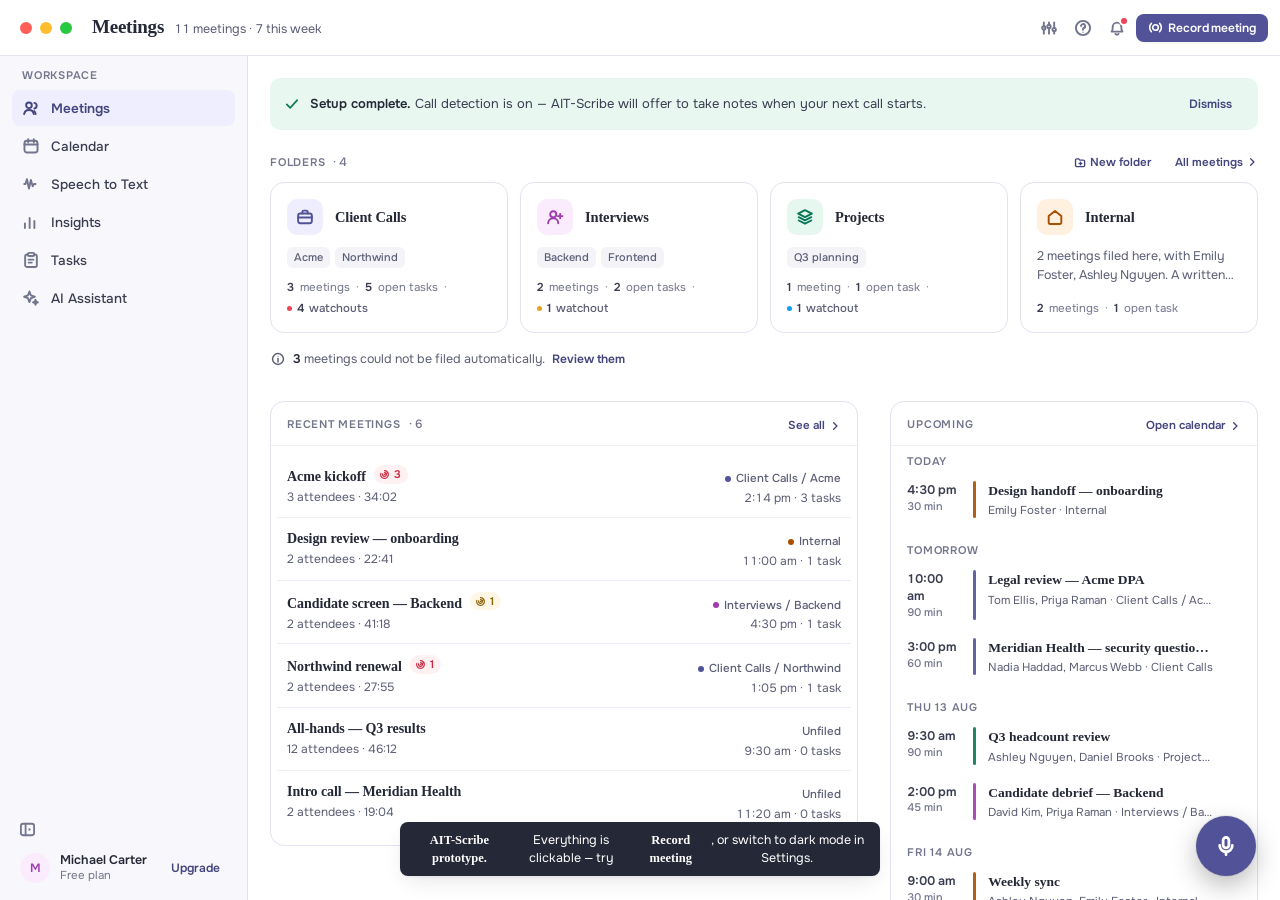
<file: .before-data.html>
<!doctype html>
<html lang="en" data-th="indigo" data-theme="light">
<head>
<meta charset="utf-8">
<meta name="viewport" content="width=device-width,initial-scale=1">
<title>AIT-Scribe — Prototype</title>
<link rel="preconnect" href="https://fonts.googleapis.com">
<link rel="preconnect" href="https://fonts.gstatic.com" crossorigin>
<link rel="preconnect" href="https://api.fontshare.com" crossorigin>
<!-- Sentient (Fontshare, variable 200-700 + italics) carries the headings;
     Onest (Google Fonts, variable 100-900) carries body text and UI chrome. -->
<link href="https://api.fontshare.com/v2/css?f[]=sentient@1,2&display=swap" rel="stylesheet">
<link href="https://fonts.googleapis.com/css2?family=Onest:wght@100..900&display=swap" rel="stylesheet">
<style>
/* ══════════════════════════════ tokens ══════════════════════════════ */
/* Two axes. `data-th` on <html> picks the THEME (its own nine-step brand ramp and
   its own neutrals); `data-theme` picks LIGHT or DARK within that theme. So each
   theme ships a hand-tuned dark set rather than an inversion of its light one.

   Every theme block defines the same list:
     o50…o800   the brand ramp, light→dark in light mode, dark→light in dark mode
     rail/surf/sunk/backdrop   surfaces, lightest content surface is `surf`
     line/line2 ink/ink2/sec/ter
     brand*     brand as FILL (brandFill + brandOn) vs brand as INK (brandInk)
     tint/tint2 tinted surfaces for active rows and icon wells
     onChip     chip background sitting on top of a brand fill
     meterOff/ring/scrim

   Rule of thumb: orange-as-fill uses o500-ish, orange-as-ink uses o700-ish.
   Citrus breaks that on purpose — its brand IS a pale lime, so the fill is light
   and `brandOn` is dark ink in both modes.

   Status colours (danger / warn / ok / info) and the shadows are shared across
   themes so a red always reads as a red, and live in the two blocks below. */
:root{
  /* Two typefaces. Sentient (a serif) is the DISPLAY face: page titles, card and
     row titles, section headings, big stats. Onest (a grotesque) is the TEXT face:
     body copy plus all UI chrome — buttons, tabs, chips, badges, micro-labels,
     table headers — where a serif at 11px would only add noise. */
  --f-head:'Sentient',Georgia,'Times New Roman',serif;
  --f-body:'Onest','Liberation Sans',Arial,sans-serif;
  /* ── scale ──────────────────────────────────────────────────────────────
     Three vocabularies, deliberately short. Before this the file carried
     eighteen different corner radii and a dozen ad-hoc shadows, which is why
     two cards sitting next to each other never quite agreed. Anything new
     picks a step from these rather than inventing one. */
  /* space — 4px base */
  --s1:4px;  --s2:8px;  --s3:12px; --s4:16px;
  --s5:20px; --s6:24px; --s7:32px; --s8:40px;
  /* radius — five steps and a pill. r1 chips · r2 controls · r3 rows ·
     r4 cards and panels · r5 modals */
  --r1:6px; --r2:8px; --r3:10px; --r4:14px; --r5:18px; --rF:999px;
  /* elevation — three steps. Most surfaces sit flat on the page and are
     separated by a hairline instead, so a shadow means "this floats". */
  --e1:0 1px 2px rgba(16,24,40,.05);
  --e2:0 8px 24px -8px rgba(16,24,40,.16),0 1px 3px rgba(16,24,40,.05);
  --e3:0 28px 70px -18px rgba(16,24,40,.26),0 4px 14px rgba(16,24,40,.07);
  /* motion — one duration and one curve for state changes */
  --tr:.13s cubic-bezier(.2,.7,.4,1);
/* ── semantic ─────────────────────────────────────────────────────────
     Error #FF5C70, success #22B07D, warning #FFBF47, info #08A0F7 — shared
     across every theme and both modes, exactly as the system specifies, so a
     red always reads as a red.

     Each one is a family rather than a single value, because one hex cannot do
     both jobs: the spec's colour is the *mark* — the dot, the badge, the
     recording light — while `*Ink` is the same hue darkened until text on white
     clears 4.5:1, and `*Tint`/`*Line` are the surface it sits on. #FF5C70 under
     white text is 2.9:1, so the fill is pulled a step down; the dot stays the
     spec value. */
  --danger:#EF4358; --dangerOn:#FFFFFF; --dangerInk:#C92A40; --dangerTint:#FFF0F2; --dangerLine:#FFD9DF;
  --warn:#E9A21F; --warnInk:#8A6208; --warnTint:#FFF7E6; --warnLine:#FAE3B4;
  --ok:#1A9E70; --okInk:#0E7C55; --okTint:#E8F8F1; --okLine:#BFE9D8;
  --info:#08A0F7; --infoTint:#E6F5FE; --infoInk:#0A72B8; --infoLine:#BCE3FB;
  --shadow:var(--e3);
  --shadow2:var(--e2);
  /* the floating pill is its own surface, not a theme surface: it has to read as
     an object hovering over other apps, so it stays dark in light mode and only
     lifts a little in dark mode. Shared across themes for the same reason a red
     is shared — a recording control should look the same wherever it lands. */
  /* a count sitting inside an already-tinted chip: darken the tint rather
     than introduce a third colour */
  --chipWell:rgba(0,0,0,.055);
  --pill:#1F1D2B; --pillInk:#FFFFFF; --pillSec:rgba(255,255,255,.62);
  --pillLine:rgba(255,255,255,.13); --pillWell:rgba(255,255,255,.09);
  --pillShadow:0 18px 44px rgba(12,18,28,.38),0 2px 6px rgba(12,18,28,.24),0 0 0 1px rgba(255,255,255,.06);
  /* watchouts: conflict is the only one that earns a red */
  --wcf:var(--danger); --wcfInk:var(--dangerInk); --wcfTint:var(--dangerTint); --wcfLine:var(--dangerLine);
  --wdc:var(--warn); --wdcInk:var(--warnInk); --wdcTint:var(--warnTint); --wdcLine:var(--warnLine);
  --wcl:var(--info); --wclInk:var(--infoInk); --wclTint:var(--infoTint); --wclLine:var(--infoLine);
}
[data-theme="dark"]{
  --danger:#FF5C70; --dangerOn:#2A0E14; --dangerInk:#FF97A5; --dangerTint:#3A1A21; --dangerLine:#55262F;
  --warn:#FFBF47; --warnInk:#FFD37A; --warnTint:#33270C; --warnLine:#4C3A14;
  --ok:#22B07D; --okInk:#5FD6A8; --okTint:#113025; --okLine:#1F4A39;
  --info:#08A0F7; --infoTint:#0F2739; --infoInk:#6BC2FB; --infoLine:#1C4560;
  --e1:0 1px 2px rgba(0,0,0,.30);
  --e2:0 8px 24px -8px rgba(0,0,0,.52),0 1px 3px rgba(0,0,0,.34);
  --e3:0 28px 70px -18px rgba(0,0,0,.62),0 4px 14px rgba(0,0,0,.38);
  --chipWell:rgba(255,255,255,.10);
  --pill:#2B2940; --pillInk:#FFFFFF; --pillSec:rgba(255,255,255,.62);
  --pillLine:rgba(255,255,255,.11); --pillWell:rgba(255,255,255,.08);
  --pillShadow:0 18px 44px rgba(0,0,0,.62),0 2px 6px rgba(0,0,0,.44),0 0 0 1px rgba(255,255,255,.09);
}

/* ─────────── Indigo — the default ───────────
   Built straight from the supplied system: #525298 as the brand, #F3F3F8 /
   #FFFFFF as the light surfaces and #1F1D2B / #252836 as the dark ones, with
   #E2E2F0 and #2F3142 as the borders. The nine-step ramp exists because the
   app needs a brand at six different weights — a fill, a hover, an ink that
   passes on white, two tints and a ring — and the spec gives three; the rest
   are interpolated along the same hue so nothing drifts off it.

   #525298 lands on o600 rather than o500 because a fill is `o600` in light
   mode by this file's convention, and #5C5CA2 — the spec's hover — is o500,
   which is why light-mode hover here brightens rather than darkens. */
:root,[data-th="indigo"]{
  --o50:#F4F4FB; --o100:#EEEEFF; --o200:#DCDCF4; --o300:#B9B9E2;
  --o400:#8A8AC4; --o500:#5C5CA2; --o600:#525298; --o700:#45457E; --o800:#33335E;
  --rail:#F8F8FC; --surf:#FFFFFF; --sunk:#F3F3F8; --scrim:rgba(31,29,43,.44);
  --line:#E2E2F0; --hair:#EDEDF7; --line2:#D3D3E6;
  /* Text / Primary is the spec's #252836. Text / Secondary is given as
     #9293A3, which is 3.0:1 on white — fine for a 14px description, not for the
     11px uppercase micro-labels this app runs on, so the ramp keeps the hue and
     steps it down twice: --sec at 6.4:1 for anything read as a sentence, --ter
     at 4.5:1 for labels and counts. Nothing here drops below AA. */
  --ink:#252836; --ink2:#3A3D50; --sec:#5B5D75; --ter:#73758C;
  --brand:var(--o600); --brandOn:#FFFFFF; --brandHov:var(--o500); --brandInk:var(--o700);
  --brandFill:var(--o600); --brandFillHov:var(--o500);
  --tint:var(--o100); --tint2:var(--o50); --onChip:rgba(0,0,0,.24);
  --backdrop:#E4E4EF; --meterOff:#D6D6E8; --ring:rgba(82,82,152,.24);
}
[data-th="indigo"][data-theme="dark"]{
  --o50:#23233A; --o100:#2A2A46; --o200:#343458; --o300:#45457E;
  --o400:#5E5EA8; --o500:#7A7ABF; --o600:#9797D4; --o700:#B4B4E4; --o800:#D6D6F2;
  --rail:#1F1D2B; --surf:#252836; --sunk:#2E3143; --scrim:rgba(0,0,0,.62);
  --line:#2F3142; --hair:#2A2C3B; --line2:#3C3F52;
  /* the spec's #A7A7B5 clears 6.2:1 on #252836 and is used as given; --ter is
     one step lighter so it still holds 4.9:1 rather than falling under AA */
  --ink:#FFFFFF; --ink2:#DCDCE6; --sec:#A7A7B5; --ter:#9494A6;
  --brand:var(--o500); --brandOn:#FFFFFF; --brandHov:var(--o600); --brandInk:var(--o600);
  --brandFill:var(--o400); --brandFillHov:var(--o500);
  --tint:var(--o200); --tint2:var(--o100); --onChip:rgba(0,0,0,.30);
  --backdrop:#16151F; --meterOff:#3C3F52; --ring:rgba(122,122,191,.32);
}

/* ─────────── Ocean — cool blue ─────────── */
[data-th="ocean"]{
  --o50:#F3F8FF; --o100:#E4EFFE; --o200:#C7DDFC; --o300:#8FB8F8;
  --o400:#4B8BF0; --o500:#1A5FE0; --o600:#0548CF; --o700:#0A3AA0; --o800:#0A2C74;
  --rail:#F9FBFE; --surf:#FFFFFF; --sunk:#F4F8FE; --scrim:rgba(12,25,43,.42);
  --line:#E5EDF8; --hair:#EDF3FB; --line2:#D3E0F1;
  --ink:#0F1B2C; --ink2:#2C3D53; --sec:#596C84; --ter:#647282;
  --brand:var(--o500); --brandOn:#FFFFFF; --brandHov:var(--o700); --brandInk:var(--o700);
  --brandFill:var(--o600); --brandFillHov:var(--o700);
  --tint:var(--o100); --tint2:var(--o50); --onChip:rgba(0,0,0,.24);
  --backdrop:#E3EAF3; --meterOff:#CFDDEF; --ring:rgba(26,95,224,.22);
}
[data-th="ocean"][data-theme="dark"]{
  --o50:#0F1E33; --o100:#132842; --o200:#1C3A5E; --o300:#27528A;
  --o400:#215EE0; --o500:#4C8DF5; --o600:#71A6F8; --o700:#9BC1FB; --o800:#C4DBFD;
  --rail:#101C2E; --surf:#0D192B; --sunk:#152438; --scrim:rgba(0,0,0,.62);
  --line:#1D2E46; --hair:#182638; --line2:#2A3E59;
  --ink:#EFF5FD; --ink2:#D3E0EE; --sec:#94A9C0; --ter:#798DA6;
  --brand:var(--o500); --brandOn:#FFFFFF; --brandHov:var(--o600); --brandInk:var(--o600);
  --brandFill:var(--o400); --brandFillHov:var(--o500);
  --tint:var(--o200); --tint2:var(--o100); --onChip:rgba(0,0,0,.28);
  --backdrop:#060C16; --meterOff:#2C4260; --ring:rgba(76,141,245,.30);
}

/* ─────────── Citrus — warm neutrals, pale lime brand ───────────
   The only theme whose brand fill is lighter than its text, so brandOn is dark
   ink in both modes and onChip goes white rather than black. */
[data-th="citrus"]{
  --o50:#FAFDEC; --o100:#F0F8C2; --o200:#E1FA79; --o300:#C8E552;
  --o400:#A6C531; --o500:#86A31C; --o600:#6B8415; --o700:#4F6310; --o800:#38470B;
  --rail:#F9F9F4; --surf:#FFFFFF; --sunk:#F6F7EE; --scrim:rgba(28,32,18,.42);
  --line:#EBEDDF; --hair:#F1F3E8; --line2:#DCDFCB;
  --ink:#191C10; --ink2:#353A26; --sec:#6B7059; --ter:#6E725D;
  --brand:var(--o400); --brandOn:#243005; --brandHov:var(--o300); --brandInk:var(--o700);
  --brandFill:var(--o200); --brandFillHov:var(--o300);
  --tint:var(--o100); --tint2:var(--o50); --onChip:rgba(255,255,255,.62);
  --backdrop:#E8E9DC; --meterOff:#D7DBC3; --ring:rgba(166,197,49,.32);
}
[data-th="citrus"][data-theme="dark"]{
  --o50:#1A2413; --o100:#26331A; --o200:#3E4D2A; --o300:#5C7238;
  --o400:#8CB03F; --o500:#BDE55E; --o600:#E1FA79; --o700:#EBFCA3; --o800:#F4FDC9;
  --rail:#141C11; --surf:#18261D; --sunk:#1F2E22; --scrim:rgba(0,0,0,.64);
  --line:#26362A; --hair:#202E24; --line2:#35483A;
  --ink:#F1F7E9; --ink2:#DCE6D2; --sec:#9CAC91; --ter:#87987D;
  --brand:var(--o500); --brandOn:#1B2607; --brandHov:var(--o700); --brandInk:var(--o600);
  --brandFill:var(--o600); --brandFillHov:var(--o700);
  --tint:var(--o200); --tint2:var(--o100); --onChip:rgba(255,255,255,.42);
  --backdrop:#0B1109; --meterOff:#33452F; --ring:rgba(225,250,121,.28);
}

/* ─────────── Harbor — muted steel blue, low glare ─────────── */
[data-th="harbor"]{
  --o50:#F4F7FB; --o100:#E3EAF3; --o200:#CFD9E9; --o300:#A3B6D0;
  --o400:#6E8CB4; --o500:#4A6E9C; --o600:#365B90; --o700:#2A4772; --o800:#1E3455;
  --rail:#F2F3F6; --surf:#FFFFFF; --sunk:#F5F7FA; --scrim:rgba(20,30,42,.44);
  --line:#E6E9EF; --hair:#EEF1F5; --line2:#D5DAE3;
  --ink:#141C26; --ink2:#333E4C; --sec:#545E6C; --ter:#666E7A;
  --brand:var(--o500); --brandOn:#FFFFFF; --brandHov:var(--o700); --brandInk:var(--o700);
  --brandFill:var(--o600); --brandFillHov:var(--o700);
  --tint:var(--o200); --tint2:var(--o100); --onChip:rgba(0,0,0,.24);
  --backdrop:#E4E7ED; --meterOff:#CBD3DF; --ring:rgba(54,91,144,.26);
}
[data-th="harbor"][data-theme="dark"]{
  --o50:#141E2B; --o100:#1B2938; --o200:#26384C; --o300:#345078;
  --o400:#3F6394; --o500:#5A85BE; --o600:#83A8D6; --o700:#A9C4E5; --o800:#CBDCF0;
  --rail:#182332; --surf:#141E2A; --sunk:#1B2836; --scrim:rgba(0,0,0,.64);
  --line:#23303F; --hair:#1D2834; --line2:#324152;
  --ink:#EAEFF5; --ink2:#CFD9E4; --sec:#8E9DAF; --ter:#7F90A8;
  --brand:var(--o500); --brandOn:#FFFFFF; --brandHov:var(--o600); --brandInk:var(--o700);
  --brandFill:#32558A; --brandFillHov:var(--o400);
  --tint:var(--o200); --tint2:var(--o100); --onChip:rgba(0,0,0,.30);
  --backdrop:#0A1017; --meterOff:#2E3E52; --ring:rgba(90,133,190,.30);
}

/* ─────────── Violet — deep indigo, violet accent ─────────── */
[data-th="violet"]{
  --o50:#F6F4FE; --o100:#EAE6FD; --o200:#DCD7FD; --o300:#B7A8FA;
  --o400:#8B72F2; --o500:#6B45EC; --o600:#5323E3; --o700:#4318BE; --o800:#331293;
  --rail:#F2EFFE; --surf:#FFFFFF; --sunk:#F7F5FE; --scrim:rgba(22,16,48,.44);
  --line:#EAE7F7; --hair:#F0EEFA; --line2:#DAD5EE;
  --ink:#16112B; --ink2:#332C4E; --sec:#6A6386; --ter:#6F6982;
  --brand:var(--o500); --brandOn:#FFFFFF; --brandHov:var(--o700); --brandInk:var(--o700);
  --brandFill:var(--o600); --brandFillHov:var(--o700);
  --tint:var(--o100); --tint2:var(--o50); --onChip:rgba(0,0,0,.26);
  --backdrop:#E6E2F3; --meterOff:#D6CFF0; --ring:rgba(107,69,236,.26);
}
[data-th="violet"][data-theme="dark"]{
  --o50:#161A38; --o100:#1E2148; --o200:#282A5E; --o300:#32217D;
  --o400:#5A2AEB; --o500:#7C5CF5; --o600:#9C84F9; --o700:#BCACFC; --o800:#DAD0FE;
  --rail:#191A3F; --surf:#10142E; --sunk:#181B3B; --scrim:rgba(0,0,0,.66);
  --line:#232748; --hair:#1D203C; --line2:#32365C;
  --ink:#F2EFFE; --ink2:#DAD4EE; --sec:#9B95BC; --ter:#8982AC;
  --brand:var(--o500); --brandOn:#FFFFFF; --brandHov:var(--o600); --brandInk:var(--o700);
  --brandFill:var(--o400); --brandFillHov:var(--o500);
  --tint:var(--o200); --tint2:var(--o100); --onChip:rgba(0,0,0,.30);
  --backdrop:#080A1C; --meterOff:#2F3160; --ring:rgba(124,92,245,.32);
}

/* ─────────── Ember — the original orange ─────────── */
[data-th="ember"]{
  --o50:#FFF6F1; --o100:#FFEADF; --o200:#FFD2BC; --o300:#FF9F6D;
  --o400:#FF7A33; --o500:#FF5D00; --o600:#E85200; --o700:#B84300; --o800:#8E3300;
  --rail:#FFF7F2; --surf:#FFFFFF; --sunk:#FDF4EE; --scrim:rgba(36,22,14,.38);
  --line:#F3E4DA; --hair:#F7EDE5; --line2:#E7D4C7;
  --ink:#231710; --ink2:#463730; --sec:#77645A; --ter:#7E6C61;
  --brand:var(--o500); --brandOn:#FFFFFF; --brandHov:var(--o600); --brandInk:var(--o700);
  --brandFill:var(--o700); --brandFillHov:var(--o800);
  --tint:var(--o100); --tint2:var(--o50); --onChip:rgba(0,0,0,.24);
  --backdrop:#EBE2DA; --meterOff:#EBD8CB; --ring:rgba(255,93,0,.22);
}
[data-th="ember"][data-theme="dark"]{
  --o50:#2A1408; --o100:#3B1C0B; --o200:#59290F; --o300:#8C3D12;
  --o400:#D14E00; --o500:#FF6A1A; --o600:#FF8340; --o700:#FF9E6B; --o800:#FFC2A1;
  --rail:#17110C; --surf:#1E1712; --sunk:#292018; --scrim:rgba(0,0,0,.62);
  --line:#33271F; --hair:#2A2019; --line2:#443429;
  --ink:#FAF3ED; --ink2:#E7DAD1; --sec:#B8A497; --ter:#9C8778;
  --brand:var(--o500); --brandOn:#1A1005; --brandHov:var(--o600); --brandInk:var(--o700);
  --brandFill:var(--o500); --brandFillHov:var(--o600);
  --tint:var(--o100); --tint2:var(--o50); --onChip:rgba(255,255,255,.40);
  --backdrop:#0A0705; --meterOff:#4A382B; --ring:rgba(255,106,26,.30);
}
*{box-sizing:border-box;margin:0;padding:0}
html,body{height:100%}
body{font-family:var(--f-body);background:var(--backdrop);color:var(--ink);
  -webkit-font-smoothing:antialiased;display:flex;align-items:center;justify-content:center;
  overflow:hidden;transition:background .25s}
.h{font-family:var(--f-head)}
svg{display:block;flex:0 0 auto}
/* an icon inside a sentence stays on the line with it */
.opt .s .ic,.srow .s .ic,.setuprow .s .ic,.emptylist .ic,.sbe .ic,
.notice>span .ic,.hint .ic,.sec p .ic,.metrics .ic{
  display:inline-block;vertical-align:-2px;margin-right:3px}
button{font:inherit;color:inherit;background:none;border:0;cursor:pointer}
input{font:inherit;color:inherit;background:none;border:0;outline:0}
::-webkit-scrollbar{width:10px;height:10px}
::-webkit-scrollbar-thumb{background:var(--line2);border-radius:var(--rF);
  border:3px solid transparent;background-clip:content-box}
::-webkit-scrollbar-thumb:hover{background:var(--ter);background-clip:content-box}
::-webkit-scrollbar-track{background:transparent}

/* ── focus ────────────────────────────────────────────────────────────────
   Almost every control in here is a <span> with a data-a on it, so nothing
   was keyboard-reachable and nothing showed focus. tips() now gives those
   spans a tabindex and a role; this is what the ring looks like when one of
   them is reached. :focus-visible rather than :focus, so a mouse click never
   leaves a ring behind. */
:focus{outline:none}
:focus-visible,[data-a]:focus-visible{outline:2px solid var(--brand);
  outline-offset:2px;border-radius:var(--r2)}
.mrow:focus-visible,.trk:focus-visible,.wrow:focus-visible,.trow:focus-visible,
.vtable tr:focus-visible,.srow:focus-visible{outline-offset:-2px;border-radius:0}
/* A text field is the one control a browser always treats as :focus-visible,
   even on a mouse click. Every field in here sits in a well that already shows
   focus — `.srch`, `.inp`, `.addrow`, `.compbox`, `.notebox` all light up on
   :focus-within — so the rule above was drawing a second rounded ring INSIDE
   the first one the moment you started typing. The well is the focus
   indicator; the field inside it does not need its own. */
input:focus-visible,input[data-a]:focus-visible,
[contenteditable]:focus-visible,[contenteditable][data-a]:focus-visible{outline:none}
/* hover-revealed row actions have to appear for the keyboard too, or they are
   simply not there for anyone who is not holding a mouse */
.mrow:focus-within .macts,.trow:focus-within .acts,.wrow:focus-within .wacts,
.trk:focus-within .kb2,.views a:focus-within .fm,.fcd:focus-within .fm,
.prow:focus-within .rm{opacity:1;pointer-events:auto}

@media (prefers-reduced-motion:reduce){
  *,*:before,*:after{animation-duration:.01ms!important;animation-iteration-count:1!important;
    transition-duration:.01ms!important}
}

/* ══════════════════════════════ window frame ══════════════════════════════ */
#frame{position:relative;width:1440px;height:900px;background:var(--surf);border-radius:var(--r4);overflow:hidden;
  box-shadow:0 40px 100px rgba(40,20,8,.26),0 0 0 1px rgba(40,20,8,.07);
  transform-origin:center center;transition:background .25s}
/* the mock window gives up its frame and fills the viewport once the browser
   gets too small to show it comfortably at 1440×900 */
#frame.fill{width:100%;height:100%;border-radius:0;box-shadow:none;transform:none!important}
#app{height:100%}
.shell{display:flex;flex-direction:column;height:100%;position:relative;overflow:hidden}
.app{display:flex;flex:1;min-height:0;position:relative}

/* ══════════════════════════════ window title bar ══════════════════════════════ */
.topbar{height:56px;flex:0 0 auto;display:flex;align-items:center;gap:var(--s4);
  padding:0 var(--s3) 0 var(--s5);background:var(--surf);border-bottom:1px solid var(--line);z-index:6}
.topbar .ttl{display:flex;align-items:baseline;gap:10px;min-width:0}
.topbar h1{font-family:var(--f-head);font-size:19px;font-weight:600;
  letter-spacing:-.012em;white-space:nowrap;line-height:1.2}
.topbar .state{font-size:12.5px;color:var(--sec);white-space:nowrap;overflow:hidden;
  text-overflow:ellipsis;font-variant-numeric:tabular-nums}
.topbar .r{margin-left:auto;display:flex;align-items:center;gap:var(--s1);flex:0 0 auto}

/* ══════════════════════════════ rail (sidebar 1) ══════════════════════════════ */
/* --sbT is the one curve every panel in this app opens and closes on: a fast
   start that settles rather than eases out symmetrically, which is what makes
   a sliding panel read as weight arriving rather than as a fade in width. */
:root{--sbT:.26s cubic-bezier(.32,.72,0,1)}
.rail{width:248px;flex:0 0 248px;background:var(--rail);border-right:1px solid var(--line);
  display:flex;flex-direction:column;padding:var(--s3) var(--s3) var(--s2);overflow:hidden;
  transition:width var(--sbT),flex-basis var(--sbT),padding var(--sbT),background .25s}
.app.railmin .rail{width:72px;flex:0 0 72px;padding:14px 8px}
.app.railmin .rail .lbl,.app.railmin .rail .slab,.app.railmin .rail .acct .who,
.app.railmin .rail .upg,.app.railmin .subnav,.app.railmin .rail .colbtn b{display:none}
.app.railmin .nav a{justify-content:center;padding:0;width:44px;height:44px;margin:0 auto}
.app.railmin .rail .colbtn{justify-content:center;padding:0;width:44px;height:40px;margin:0 auto}
.app.railmin .acct{border:0;background:transparent;padding:0;justify-content:center;box-shadow:none}
.app.railmin .acct .top{justify-content:center}
.app.railmin .avat{width:34px;height:34px;font-size:13px}
/* Collapse / expand, shared by both sidebars. It used to carry the word
   "Collapse" in both, so the bottom of the window said it twice for a control
   whose icon already shows which way the panel folds. Icon only now, named by
   the tooltip. */
.colbtn{display:flex;align-items:center;justify-content:center;width:30px;height:30px;
  border-radius:var(--r2);color:var(--ter);cursor:pointer;flex:0 0 auto;
  transition:background var(--tr),color var(--tr)}
.colbtn b{display:none}
.colbtn:hover{background:var(--sunk);color:var(--ink2)}
.lights{display:flex;align-items:center;gap:8px;flex:0 0 auto;padding-right:4px}
.lights i{width:12px;height:12px;border-radius:50%;display:flex;align-items:center;
  justify-content:center;cursor:pointer;color:rgba(0,0,0,.5)}
.lights i svg{opacity:0;width:9px;height:9px}
.lights:hover i svg{opacity:1}
.lights .r{background:#FF5F57}.lights .y{background:#FEBC2E}.lights .g{background:#28C840}
[data-theme="dark"] .lights .r{background:#E0443E}[data-theme="dark"] .lights .y{background:#DEA123}
[data-theme="dark"] .lights .g{background:#1AAB29}
.tbtn:hover{background:var(--sunk)}
.slab{font-family:var(--f-body);font-size:11px;font-weight:600;letter-spacing:.07em;
  text-transform:uppercase;color:var(--ter);padding:0 10px var(--s2);white-space:nowrap}
.nav{display:flex;flex-direction:column;gap:2px}
.nav a{display:flex;align-items:center;gap:11px;height:36px;padding:0 10px;border-radius:var(--r2);
  font-family:var(--f-body);font-size:13.5px;font-weight:500;color:var(--ink2);
  text-decoration:none;cursor:pointer;white-space:nowrap;
  transition:background var(--tr),color var(--tr)}
.nav a:hover{background:var(--sunk)}
.nav a.on{background:var(--tint);color:var(--brandInk);font-weight:600}
.nav a .ic{color:var(--ter)}
.nav a.on .ic{color:var(--brandInk)}
/* a sub-nav is one indent and a hairline, not a bracket */
.subnav{display:flex;flex-direction:column;gap:1px;margin:1px 0 var(--s1) 21px;
  border-left:1px solid var(--line);padding-left:10px}
.subnav a{display:flex;align-items:center;gap:9px;height:30px;padding:0 8px;border-radius:var(--r1);
  font-size:12.5px;color:var(--sec);cursor:pointer;transition:background var(--tr),color var(--tr)}
.subnav a:hover{background:var(--sunk);color:var(--ink2)}
.subnav a.on{background:var(--tint2);color:var(--brandInk);font-weight:600}
.subnav a .ic{color:var(--ter)}
.subnav a.on .ic{color:var(--brandInk)}
.spacer{flex:1}
/* The account block was a bordered card floating on the rail — a container
   around something that is already at the edge of the screen. */
.acct{display:flex;align-items:center;padding:var(--s2) var(--s2);border-radius:var(--r2);
  border:0;background:transparent;overflow:hidden;flex:0 0 auto;cursor:pointer;
  transition:background var(--tr)}
.acct:hover{background:var(--sunk)}
.acct .top{display:flex;align-items:center;gap:10px;min-width:0;width:100%}
.acct .who{min-width:0;flex:1}
.avat{width:28px;height:28px;border-radius:50%;background:var(--tint);color:var(--brandInk);
  display:flex;align-items:center;justify-content:center;font-family:var(--f-body);
  font-size:12px;font-weight:600;flex:0 0 auto}
.acct .avat{width:30px;height:30px;background:var(--line2);color:var(--ink2);font-size:12px}
.acct .nm{font-size:12.5px;font-weight:600;line-height:1.3;display:block;white-space:nowrap;
  overflow:hidden;text-overflow:ellipsis}
.acct .pl{font-size:11.5px;color:var(--ter);display:block;line-height:1.35}
.upg{display:flex;align-items:center;gap:5px;white-space:nowrap;flex:0 0 auto;
  font-family:var(--f-body);font-size:12px;font-weight:600;color:var(--brandInk);
  border:0;border-radius:var(--r1);padding:4px 7px;background:transparent}
.upg:hover{background:var(--tint2)}

/* ══════════════════════════════ list column (sidebar 2) ══════════════════════════════ */
.listcol{width:272px;flex:0 0 272px;background:var(--surf);border-right:1px solid var(--line);
  display:flex;flex-direction:column;overflow:hidden;
  transition:width var(--sbT),flex-basis var(--sbT)}
/* collapsed: a narrow strip of icons rather than nothing at all */
.app.listmin .listcol{width:56px;flex:0 0 56px}
.app.listmin .listcol .lbl,.app.listmin .listcol .n,.app.listmin .listcol .npill,
.app.listmin .listcol .slabel,.app.listmin .listcol .note,.app.listmin .listcol input,
.app.listmin .listcol .convrow,.app.listmin .listcol .emptylist,
.app.listmin .listcol .lhead b,.app.listmin .listcol .colbtn b{display:none}
.app.listmin .srch{width:36px;height:36px;padding:0;margin:12px auto 0;justify-content:center;
  border-radius:var(--r2);cursor:pointer}
.app.listmin .srch:hover{border-color:var(--brand);color:var(--brandInk)}
.app.listmin .lbody{padding:10px 10px 8px;align-items:center}
.app.listmin .views{width:100%;align-items:center}
.app.listmin .views a{width:36px;height:36px;min-height:36px;padding:0;justify-content:center;border-radius:var(--r2)}
.app.listmin .lhead{padding:0;justify-content:center}
.app.listmin .lhead .act{margin-left:0}
.app.listmin .listcol .colbtn{justify-content:center;padding:0;width:36px;margin:0 auto}
.lfoot{padding:var(--s1) var(--s3) var(--s2);flex:0 0 auto;display:flex}
.lhead{height:56px;display:flex;align-items:center;padding:0 var(--s4);
  border-bottom:1px solid var(--line);flex:0 0 auto}
.lhead b{font-family:var(--f-head);font-size:14px;font-weight:600}
.lhead .act{margin-left:auto;display:flex;align-items:center;gap:5px;font-family:var(--f-body);
  font-size:12px;font-weight:600;color:var(--brandInk)}
/* the search field is a filled well rather than an outlined box — one less
   line in a column that already has a border on both sides of it */
.srch{display:flex;align-items:center;gap:var(--s2);background:var(--sunk);
  border:1px solid transparent;border-radius:var(--r2);height:34px;padding:0 10px;
  margin:var(--s4) var(--s3) 0;flex:0 0 auto;
  transition:background var(--tr),border-color var(--tr),box-shadow var(--tr)}
.srch .ic{color:var(--ter);flex:0 0 auto}
.srch:focus-within{background:var(--surf);border-color:var(--brand);box-shadow:0 0 0 3px var(--ring)}
.srch input{font-size:13px;width:100%}
.srch input::placeholder{color:var(--ter)}
.lbody{padding:var(--s3);display:flex;flex-direction:column;gap:1px;overflow-y:auto;flex:1}
.views{display:flex;flex-direction:column;gap:1px}
.views a{display:flex;align-items:center;gap:10px;min-height:32px;padding:5px 9px;
  border-radius:var(--r2);font-size:13px;color:var(--ink2);cursor:pointer;
  transition:background var(--tr),color var(--tr)}
/* nothing dropped into the right-hand slot may set the row's height */
.views a>*{flex:0 0 auto}
.views a .lbl{flex:1 1 auto;min-width:0;overflow:hidden;text-overflow:ellipsis;white-space:nowrap}
.views a:hover{background:var(--sunk)}
.views a.on{background:var(--tint);color:var(--brandInk);font-weight:600}
.views a .ic{color:var(--ter)}
.views a.on .ic{color:var(--brandInk)}
.views a .n{margin-left:auto;font-size:11.5px;color:var(--ter);font-variant-numeric:tabular-nums}
.views a.on .n{color:var(--brandInk);font-weight:600}
/* NB: this is deliberately NOT called .pill — that name belongs to the floating
   recording pill (height:52px), and sharing it made every view with a red count
   inherit that height. Sized off its own line-box so it never stretches the row. */
.views a .npill{margin-left:auto;flex:0 0 auto;display:inline-flex;align-items:center;
  justify-content:center;height:18px;min-width:18px;padding:0 6px;box-sizing:border-box;
  font-size:11px;font-weight:600;line-height:1;color:var(--dangerOn);
  background:var(--danger);border-radius:var(--rF)}
.views a.on .npill{color:var(--dangerOn);background:var(--danger)}
.slabel{font-family:var(--f-body);font-size:11px;font-weight:600;letter-spacing:.07em;
  text-transform:uppercase;color:var(--ter);padding:var(--s5) 9px var(--s2)}
/* an aside, not a boxed callout — the dashed border made a footnote look like
   an input waiting to be filled in */
.note{margin:var(--s4) 9px 0;padding:0;border:0;font-size:11.5px;color:var(--ter);line-height:1.5}
.emptylist{padding:28px 14px;text-align:center;font-size:12px;color:var(--ter);line-height:1.55}
.emptylist b{display:block;color:var(--ink2);font-size:13px;font-family:var(--f-head);
  font-weight:600;margin-bottom:5px}
.convrow{display:block;padding:9px 10px;border-radius:var(--r2);cursor:pointer;
  transition:background var(--tr)}
.convrow:hover{background:var(--sunk)}
.convrow.on{background:var(--tint)}
.convrow .t{font-size:12.5px;font-weight:600;color:var(--ink);line-height:1.4;display:block}
.convrow.on .t{color:var(--brandInk)}
.convrow .d{font-size:11.5px;color:var(--sec);margin-top:3px;display:block}
.convrow.on .d{color:var(--brandInk)}

/* ══════════════════════════════ main ══════════════════════════════ */
.main{flex:1;display:flex;flex-direction:column;min-width:0;background:var(--surf)}
.tbtn{width:30px;height:30px;border-radius:var(--r2);display:flex;align-items:center;
  justify-content:center;color:var(--ter);position:relative;flex:0 0 auto;cursor:pointer;
  transition:background var(--tr),color var(--tr)}
.tbtn:hover{background:var(--sunk);color:var(--ink2)}
.tbtn.hasbadge:after{content:'';position:absolute;top:5px;right:5px;width:6px;height:6px;
  border-radius:50%;background:var(--danger);box-shadow:0 0 0 2px var(--surf)}
/* the trail reads as one path: quiet steps, one solid destination */
.crumb{display:flex;align-items:center;gap:var(--s1);font-size:12.5px;color:var(--ter);min-width:0}
.crumb>.ic{color:var(--ter);opacity:.7}
.crumb b{overflow:hidden;text-overflow:ellipsis;white-space:nowrap}
.crumb .bk{cursor:pointer;display:flex;align-items:center;gap:5px;padding:3px 6px;
  border-radius:var(--r1);color:var(--sec);transition:background var(--tr),color var(--tr)}
.crumb .bk:hover{color:var(--ink2);background:var(--sunk)}
.crumb b{color:var(--ink);font-weight:600;font-family:var(--f-head);font-size:14px;
  padding-left:2px}
.body{flex:1;--bp:28px;padding:var(--bp);overflow-y:auto;display:flex;flex-direction:column}

/* ══════════════════════════════ buttons ══════════════════════════════ */
.btn{flex:0 0 auto;display:inline-flex;align-items:center;justify-content:center;gap:6px;
  font-family:var(--f-body);font-size:13px;font-weight:600;line-height:1;letter-spacing:-.005em;
  border-radius:var(--r2);height:32px;padding:0 13px;border:1px solid transparent;
  white-space:nowrap;cursor:pointer;
  transition:background var(--tr),border-color var(--tr),color var(--tr),box-shadow var(--tr)}
.btn:active{transform:translateY(.5px)}
.btn.p{background:var(--brandFill);color:var(--brandOn);box-shadow:var(--e1)}
.btn.p:hover{background:var(--brandFillHov)}
.btn.p:active{box-shadow:none}
.btn.s{background:var(--surf);color:var(--ink2);border-color:var(--line2)}
.btn.s:hover{background:var(--sunk);border-color:var(--line2);color:var(--ink)}
/* quiet: a control that is available but is not asking to be used. This is
   what most toolbar actions became — export, copy, filter, help. */
.btn.q{background:transparent;color:var(--sec);border-color:transparent;padding:0 10px}
.btn.q:hover{background:var(--sunk);color:var(--ink2)}
.btn.t{background:transparent;color:var(--brandInk);padding:0 9px}
.btn.t:hover{background:var(--tint2)}
.btn.d{background:var(--danger);color:var(--dangerOn)}
.btn.d:hover{filter:brightness(1.06)}
.btn.sm{font-size:12px;height:28px;padding:0 11px;gap:5px}
.btn.ico{padding:0;width:32px}
.btn.sm.ico{width:28px}
.btn.dis,.btn[aria-disabled="true"]{background:var(--sunk);color:var(--ter);
  border-color:transparent;cursor:not-allowed;box-shadow:none}
.btn.dis:active{transform:none}
.btn .dot{width:7px;height:7px;border-radius:50%;background:var(--brand)}
/* inline-flex because every one of these ends in a chevron, and an svg is a
   block box — as plain inline text the glyph wrapped onto its own line */
.link{display:inline-flex;align-items:center;gap:4px;font-family:var(--f-body);font-size:12px;
  font-weight:600;color:var(--brandInk);cursor:pointer}
.link:hover{text-decoration:underline}

/* ══════════════════════════════ generic ══════════════════════════════ */
/* A card is a hairline and a radius, nothing more. `.flat` drops the border
   for the common case where a list only needed grouping, not a box — which
   was most of them. */
.card{background:var(--surf);border:1px solid var(--line);border-radius:var(--r4)}
.card.flat{border:0;border-radius:0;background:transparent}
/* the divider between two rows of the same list */
.card .mrow+.mrow,.card .trk+.trk,.card .trow+.trow,.card .wrow+.wrow,
.card .setuprow+.setuprow,.card .step+.step{border-top-color:var(--hair)}

.empty{flex:1;display:flex;flex-direction:column;align-items:center;justify-content:center;
  text-align:center;padding:40px 24px}
.empty .ico{width:44px;height:44px;border-radius:var(--r4);background:var(--sunk);display:flex;
  align-items:center;justify-content:center;color:var(--ter);margin-bottom:var(--s4)}
.empty h2{font-family:var(--f-head);font-size:19px;font-weight:600;letter-spacing:-.01em;
  margin-bottom:var(--s2)}
.empty p{font-size:13.5px;color:var(--sec);line-height:1.65;max-width:420px}
.empty .a{margin-top:var(--s5);display:flex;gap:var(--s2);flex-wrap:wrap;justify-content:center}

/* A notice used to be a tinted block with a matching border round it — two
   signals for one message, and the page ended up looking like a stack of
   alerts. Now the tint carries it alone, and `.quiet` is a single line with a
   coloured icon for the many cases that were never really alerts. */
.notice{display:flex;align-items:center;gap:10px;border-radius:var(--r3);padding:11px 13px;
  font-size:13px;line-height:1.5;flex-wrap:wrap;border:1px solid transparent}
.notice>span:not(.act){flex:1 1 220px;min-width:0}
.notice .act{margin-left:auto;display:flex;align-items:center;gap:var(--s1)}
.notice b{font-weight:600;color:var(--ink)}
.notice.warn{background:var(--warnTint);color:var(--ink2)}
.notice.warn .ic{color:var(--warnInk)}
.notice.ok{background:var(--okTint);color:var(--ink2)}
.notice.ok .ic{color:var(--okInk)}
.notice.dg{background:var(--dangerTint);color:var(--ink2)}
.notice.dg .ic{color:var(--dangerInk)}
.notice.quiet{background:transparent;padding:0;gap:var(--s2);font-size:12.5px;color:var(--sec)}
.notice.quiet b{font-weight:600}
.kbd{flex:0 0 auto;font-size:11px;font-weight:700;background:var(--sunk);
  border:1px solid var(--line);border-radius:var(--r1);padding:2px 6px;color:var(--ink2);
  display:inline-block;line-height:1.4}
/* One micro-label. `.ghd`, `.slab` and `.slabel` were three near-identical
   rules at 11, 11.5 and 11px with three different tracking values. */
.ghd{display:flex;align-items:center;gap:var(--s2);font-family:var(--f-body);font-size:11px;
  font-weight:600;letter-spacing:.07em;text-transform:uppercase;color:var(--ter);
  margin:0 0 var(--s3)}
.ghd.dg{color:var(--ter)}
.ghd .n{color:var(--ter);font-weight:500;letter-spacing:0;text-transform:none;font-size:12px}
.meter{display:flex;align-items:center;gap:3px;height:26px;overflow:hidden;min-width:0}
.meter i{width:3px;flex:0 0 auto;border-radius:2px;background:var(--brand);transition:height .12s}
.meter.idle i{background:var(--meterOff);opacity:.8}
.meter.live i{background:var(--danger);opacity:.8}
.tog{width:40px;height:22px;border-radius:var(--rF);background:var(--line2);position:relative;
  flex:0 0 auto;cursor:pointer;transition:background var(--tr)}
.tog.on{background:var(--brand)}
.tog i{position:absolute;top:2px;left:2px;width:18px;height:18px;border-radius:50%;
  background:#fff;box-shadow:0 1px 2px rgba(0,0,0,.18);transition:left var(--tr)}
.tog.on i{left:20px}
.tog.dis{opacity:.45;cursor:not-allowed}
.inp{border:1px solid var(--line2);border-radius:var(--r2);height:34px;padding:0 11px;
  font-size:13px;background:var(--surf);display:flex;align-items:center;gap:var(--s2);
  transition:border-color var(--tr),box-shadow var(--tr)}
.inp:focus-within{border-color:var(--brand);box-shadow:0 0 0 3px var(--ring)}
.inp input{width:100%}
.inp input::placeholder,.inp .ph{color:var(--ter)}
.sel{border:1px solid var(--line2);border-radius:var(--r2);height:32px;padding:0 10px;
  font-size:12.5px;background:var(--surf);display:inline-flex;align-items:center;
  gap:var(--s2);cursor:pointer;white-space:nowrap;color:var(--ink2);
  transition:border-color var(--tr),background var(--tr)}
.sel:hover{border-color:var(--line2);background:var(--sunk)}
.sel .ic{color:var(--ter)}
.cbx{width:17px;height:17px;border-radius:var(--r1);border:1.5px solid var(--line2);flex:0 0 auto;
  display:flex;align-items:center;justify-content:center;background:var(--surf);cursor:pointer;
  color:transparent;transition:background var(--tr),border-color var(--tr)}
.cbx:hover{border-color:var(--brand)}
.cbx.on{background:var(--brand);border-color:var(--brand);color:var(--brandOn)}
.rdo{width:17px;height:17px;border-radius:50%;border:1.5px solid var(--line2);flex:0 0 auto;cursor:pointer}
.rdo.on{border:5px solid var(--brand)}
/* Priority: only "high" earns a colour. When medium was amber and low was
   green as well, a task list of ten items carried ten coloured chips and none
   of them meant anything. */
.pri{display:inline-flex;align-items:center;gap:4px;font-size:11px;font-weight:600;
  border-radius:var(--r1);padding:1px 6px;font-family:var(--f-body);letter-spacing:.01em;
  background:transparent;color:var(--ter);line-height:1.5}
.pri.hi{background:var(--dangerTint);color:var(--dangerInk)}
.pri.md,.pri.ok{background:transparent;color:var(--ter)}
/* Filter chips. 30px tall, hairline, and the selected one is a tint rather
   than a tint plus a weight change plus a border change. */
.fchip{display:inline-flex;align-items:center;gap:6px;height:30px;padding:0 11px;
  font-size:12.5px;color:var(--sec);border:1px solid var(--line);border-radius:var(--r2);
  background:var(--surf);cursor:pointer;white-space:nowrap;
  transition:background var(--tr),color var(--tr),border-color var(--tr)}
.fchip:hover{background:var(--sunk);color:var(--ink2)}
.fchip.on{background:var(--tint);color:var(--brandInk);font-weight:600;border-color:transparent}
.fchip .b{font-size:11px;font-weight:600;color:var(--sec);background:var(--sunk);
  border-radius:var(--r1);padding:0 5px;line-height:1.6}
.fchip.on .b{background:var(--chipWell);color:var(--brandInk)}
.fchip.wf .b{background:var(--sunk);color:var(--sec)}
/* ══════════════════════════════ meetings ══════════════════════════════ */
/* `.list` is the pattern that replaced most of the cards in this app. A day
   of meetings, a group of tasks, a folder's contents — each was a bordered box
   with hairlines inside it, so a page of four groups drew four boxes and
   twenty lines. Here the heading does the grouping and the rows are just rows,
   with a hover well that reaches slightly past the text column. */
.list{display:flex;flex-direction:column;margin:0 -10px var(--s7)}
.list:last-child{margin-bottom:0}
.list>*{border-radius:0}
.list>*+*{border-top:1px solid var(--hair)}
.body>*,.list>*,.wscroll>*{flex:0 0 auto}
/* the two that do want the leftover room */
.body>.empty,.body>.notesgrid,.body>.wscroll,.body>.rollgrid{flex:1 1 auto}
.body>div[style*="overflow-y:auto"]{flex:1 1 auto;min-height:0}
.mrow{display:flex;align-items:center;gap:var(--s3);padding:11px 10px;cursor:pointer;
  transition:background var(--tr)}
.card>.mrow+.mrow{border-top:1px solid var(--hair)}
.mrow:hover{background:var(--sunk)}
.mrow:active{background:var(--tint2)}
.mrow .t{font-family:var(--f-head);font-size:14px;font-weight:600;display:block;
  line-height:1.35;letter-spacing:-.005em}
.mrow .t .wdot{margin-left:var(--s2);vertical-align:1px}
.mrow .s{font-size:12px;color:var(--sec);display:block;margin-top:2px;line-height:1.4;
  overflow:hidden;text-overflow:ellipsis;white-space:nowrap}
.mrow .rt{text-align:right;white-space:nowrap;flex:0 0 auto;min-width:104px}
/* the folder a call was filed into used to be printed in that folder's own
   colour, so a list of eight calls carried four accent colours that meant
   nothing but taxonomy */
.mrow .rt .tg{font-size:11.5px;font-weight:500;font-family:var(--f-body);display:block;
  color:var(--ter)}
.mrow .rt .mt{font-size:12px;color:var(--sec);display:block;margin-top:3px;
  font-variant-numeric:tabular-nums}
.mrow>span:first-child{flex:1;min-width:0}
.mrow .macts{display:flex;gap:1px;flex:0 0 auto;opacity:0;pointer-events:none;
  transition:opacity var(--tr)}
.mrow:hover .macts{opacity:1;pointer-events:auto}
/* Row actions were outlined buttons, which put three more boxes on every row
   the moment the pointer landed on it. They are icon wells now. */
.mrow .macts span{width:28px;height:28px;border-radius:var(--r2);display:flex;
  align-items:center;justify-content:center;color:var(--ter);background:transparent;
  border:0;transition:background var(--tr),color var(--tr)}
.mrow .macts span:hover{background:var(--tint2);color:var(--brandInk)}
.mrow .macts span.dg:hover{background:var(--dangerTint);color:var(--dangerInk)}
/* `live` doubles as a modifier on .meter and .holdbtn, so this stays scoped to
   the hosts that use it as a pill rather than becoming a bare .live rule */
.mrow .live,.dchips .live{display:inline-flex;align-items:center;gap:6px;font-size:11.5px;font-weight:700;
  color:var(--dangerOn);background:var(--danger);border-radius:var(--rF);padding:2px 8px;
  font-family:var(--f-body)}
.setuphd{display:flex;align-items:center;gap:var(--s2);padding:12px var(--s4) 10px}
.setuphd b{font-family:var(--f-head);font-size:14px;font-weight:600}
.setuphd .step{font-size:11.5px;font-weight:500;color:var(--ter);background:transparent;
  padding:0;border-radius:0}
.setuphd .x{margin-left:auto;color:var(--ter);cursor:pointer;width:26px;height:26px;
  border-radius:var(--r1);display:flex;align-items:center;justify-content:center;
  transition:background var(--tr),color var(--tr)}
.setuphd .x:hover{background:var(--sunk);color:var(--ink2)}
.setuprow{display:flex;align-items:center;gap:var(--s3);padding:11px var(--s4)}
.setuprow+.setuprow{border-top:1px solid var(--hair)}
/* the icon well is a marker, not a badge: neutral unless the step is the one
   that still needs doing */
.setuprow .si{width:30px;height:30px;border-radius:var(--r2);background:var(--sunk);
  color:var(--ter);display:flex;align-items:center;justify-content:center;flex:0 0 auto}
.setuprow .t{font-family:var(--f-head);font-size:13.5px;font-weight:600;display:block;line-height:1.4}
.setuprow .s{font-size:12.5px;color:var(--sec);display:block;margin-top:2px;line-height:1.5;max-width:560px}
.setuprow .a{margin-left:auto;flex:0 0 auto;padding-left:var(--s3)}

/* ══════════════════════════════ meeting detail ══════════════════════════════ */
.titleblk{margin-bottom:var(--s6)}
.titleblk h1{font-family:var(--f-head);font-size:28px;font-weight:600;letter-spacing:-.021em;
  line-height:1.18}
.titleblk h1 .edit{opacity:0;color:var(--sec);display:inline-flex;vertical-align:2px;margin-left:8px;
  pointer-events:none}
.titleblk:hover h1 .edit{opacity:1}
/* ── the fact line ──────────────────────────────────────────────────────
   Four unrelated facts — who, when, how long, where filed — used to run
   together as one grey sentence at a single weight. Each is its own unit now,
   with the VALUE in ink and its label and glyph quiet, so the line can be read
   by jumping between the dark words rather than left to right. */
.metarow{display:flex;align-items:center;gap:var(--s3);margin-top:13px;font-size:12.5px;
  color:var(--sec);flex-wrap:wrap}
.metarow .mi{display:inline-flex;align-items:center;gap:6px;white-space:nowrap}
.metarow .mi>b{font-family:var(--f-body);font-weight:600;color:var(--ink2)}
.metarow .mi>.ic{color:var(--ter);flex:0 0 auto}
.metarow .mi.people{gap:9px;cursor:pointer;border-radius:var(--r1);padding:3px 8px;
  margin-left:-8px;transition:background var(--tr)}
.metarow .mi.people:hover{background:var(--sunk)}
/* the folder chip lost its outline: it sits in a row of plain metadata and an
   outline made it read as the one thing on the line worth clicking */
/* the folder chip keeps no outline — it sits in a row of plain metadata and a
   border made it read as the one thing on the line worth clicking. What marks
   it instead is the folder's own colour, the same mark a meeting row carries */
.metarow .fchipx{display:inline-flex;align-items:center;gap:7px;border:0;
  border-radius:var(--r1);padding:3px 8px;font-size:12.5px;color:var(--sec);font-weight:500;
  font-family:var(--f-body);cursor:pointer;
  transition:background var(--tr),color var(--tr)}
.metarow .fchipx:hover{background:var(--sunk);color:var(--ink2)}
.metarow .fchipx .fd{width:7px;height:7px;border-radius:2px;background:var(--fcI);flex:0 0 auto}
.metarow .fchipx>.ic{color:var(--ter)}
.metarow .sp{width:3px;height:3px;border-radius:50%;background:var(--line2);flex:0 0 auto}
.faces{display:flex;align-items:center}
.faces i{width:24px;height:24px;border-radius:50%;border:2px solid var(--surf);margin-left:-7px;
  font-style:normal;font-size:10.5px;font-weight:700;color:#FFFFFF;display:flex;align-items:center;
  justify-content:center;font-family:var(--f-body)}
.faces i:first-child{margin-left:0}
.addp{display:inline-flex;align-items:center;gap:6px;border:1px dashed var(--line2);border-radius:var(--rF);
  padding:4px 11px 4px 9px;font-size:12.5px;color:var(--sec);cursor:pointer;
  font-family:var(--f-body);font-weight:600}
.addp:hover{border-color:var(--brand);color:var(--brandInk);border-style:solid}
.recbar{display:flex;align-items:center;gap:var(--s3);background:var(--dangerTint);
  border:0;border-radius:var(--r3);padding:11px var(--s4)}
.recbar.pause{background:var(--warnTint)}
.recbar .rdot{width:10px;height:10px;border-radius:50%;background:var(--danger);flex:0 0 auto;
  box-shadow:0 0 0 4px var(--dangerLine);animation:pulse 1.6s infinite}
.recbar.pause .rdot{background:var(--warnInk);animation:none;box-shadow:0 0 0 4px var(--warnLine)}
@keyframes pulse{0%,100%{opacity:1}50%{opacity:.35}}
.recbar b{font-family:var(--f-head);font-size:13.5px;font-weight:600}
.recbar .t{font-family:var(--f-body);font-size:14px;font-weight:600;color:var(--dangerInk);
  font-variant-numeric:tabular-nums;letter-spacing:.01em}
.recbar.pause .t{color:var(--warnInk)}
.recbar .s{font-size:12.5px;color:var(--sec);min-width:0;overflow:hidden;white-space:nowrap;text-overflow:ellipsis}
.recbar .a{margin-left:auto;display:flex;gap:8px;flex:0 0 auto}
.tabs{display:flex;gap:var(--s6);border-bottom:1px solid var(--line);margin:0 0 var(--s5);
  flex:0 0 auto;overflow-x:auto;scrollbar-width:none}
.tabs::-webkit-scrollbar{display:none}
.tabs a{flex:0 0 auto;white-space:nowrap}
.tabs a{display:flex;align-items:center;gap:7px;padding-bottom:10px;font-family:var(--f-body);
  font-size:13.5px;font-weight:500;color:var(--sec);border-bottom:2px solid transparent;
  margin-bottom:-1px;cursor:pointer;transition:color var(--tr),border-color var(--tr)}
.tabs a .ic{color:var(--ter)}
.tabs a:hover{color:var(--ink)}
.tabs a.on{color:var(--ink);border-bottom-color:var(--brand);font-weight:600}
.tabs a.on .ic{color:var(--brandInk)}
.tabs a.off{color:var(--ter);cursor:not-allowed}
.tabs a.off:hover{color:var(--ter)}
/* a count on a tab is a count. It only turns red when the thing being
   counted is a conflict. */
.tabs a .cnt{font-size:11px;font-weight:600;background:var(--sunk);color:var(--sec);
  border-radius:var(--r1);padding:1px 6px;line-height:1.55}
.tabs a.on .cnt{background:var(--tint);color:var(--brandInk)}
.tabs a.off .cnt{background:transparent;color:var(--ter);font-weight:500;padding:0}
.tabs a .cnt.hot,.tabs a.on .cnt.hot{background:var(--dangerTint);color:var(--dangerInk)}

/* ── a section on a detail page ──────────────────────────────────────────
   "Summary", "Decisions" and "Open questions" used to be set in the same 11px
   --ter as every other micro-label in the app — the same weight as a table
   header — so a page of notes arrived as one undifferentiated grey column and
   nothing told the eye where to start. The label is a step larger and two
   steps darker now, its count is a pill rather than a middot, and consecutive
   sections are separated by a hairline, which does the grouping that
   whitespace alone was failing to do at this density. */
.sec{margin-bottom:var(--s5)}
.sec:last-child{margin-bottom:0}
.sec h3{font-family:var(--f-body);font-size:11.5px;font-weight:600;letter-spacing:.06em;
  text-transform:uppercase;color:var(--sec);margin-bottom:var(--s3);
  display:flex;align-items:center;gap:7px}
.sec h3 .n{font-family:var(--f-body);font-size:10.5px;font-weight:600;letter-spacing:0;
  text-transform:none;color:var(--sec);background:var(--sunk);border-radius:var(--rF);
  padding:1px 7px;line-height:1.65}
.sec+.sec{border-top:1px solid var(--hair);padding-top:var(--s5)}
/* prose on these pages is held to a measure the eye can return from without
   losing the line — about 66 characters, which the summary was hitting by
   accident at one window width and overshooting at every other */
.sec p{font-size:14.5px;line-height:1.7;color:var(--ink2);max-width:66ch}
/* ── a record row ────────────────────────────────────────────────────────
   Decisions and open questions are records, not prose. As a bulleted list with
   a 4px dot they read as one paragraph of run-on sentences; as rows with a
   line between them the eye steps down instead of reading across. */
.bul{list-style:none;display:flex;flex-direction:column;margin:0 -10px}
.bul li{display:flex;gap:11px;font-size:13.5px;line-height:1.6;color:var(--ink2);
  padding:9px 10px;transition:background var(--tr)}
.bul li+li{border-top:1px solid var(--hair)}
.bul li:hover{background:var(--sunk)}
.bul li>span:not(.jump):not(.from){flex:1 1 auto;min-width:0}
.bul li .jump,.bul li .from{align-self:center}
/* a timestamp link is a way back to the recording, not a headline */
.jump{font-size:11.5px;color:var(--ter);white-space:nowrap;margin-left:auto;flex:0 0 auto;
  font-family:var(--f-body);font-weight:500;cursor:pointer;font-variant-numeric:tabular-nums;
  transition:color var(--tr)}
.jump:hover{color:var(--brandInk)}
.notebox{border:1px solid var(--line);border-radius:var(--r4);padding:var(--s4) var(--s5);
  min-height:150px;transition:border-color var(--tr),box-shadow var(--tr)}
.notebox:focus-within{border-color:var(--brand);box-shadow:0 0 0 3px var(--ring)}
.notebox .ln{font-size:14px;line-height:1.75;color:var(--ink2);outline:0;min-height:80px}
.notebox .hint{font-size:12.5px;color:var(--ter);line-height:1.5}
/* A transcript is a column of speech. Two of every six lines used to be
   tinted-and-outlined to mark them as a task source, which turned a readable
   column into stripes. The mark is now a left rule. */
.trs{display:flex;gap:var(--s4);padding:10px var(--s3);border-radius:var(--r2);
  border-left:2px solid transparent}
.trs.hl{background:transparent;border-left-color:var(--tint);border-top:0;
  border-right:0;border-bottom:0}
.trs.said{background:transparent;border-left-color:var(--okLine)}
.trs.said .spk{color:var(--okInk)}
.trs.said .badge{background:var(--okTint);color:var(--okInk)}
.trs .tm{font-size:11.5px;color:var(--ter);font-variant-numeric:tabular-nums;width:40px;
  flex:0 0 auto;padding-top:3px;cursor:pointer;transition:color var(--tr)}
.trs .tm:hover{color:var(--brandInk)}
.trs .spk{font-family:var(--f-head);font-size:12.5px;font-weight:600;display:block;
  margin-bottom:2px;color:var(--ink)}
.trs .tx{font-size:13.5px;line-height:1.65;color:var(--ink2)}
.trs .tx mark{background:var(--tint);color:var(--brandInk);border-radius:3px}
/* self-contained, but listed per host to match how .live is handled above */
.trs .badge,.dchips .badge{display:inline-flex;align-items:center;gap:5px;font-size:11.5px;font-weight:600;
  color:var(--sec);background:var(--sunk);border-radius:var(--r1);padding:1px 7px;margin-top:6px;
  font-family:var(--f-body);font-size:11px;font-weight:500}
.player{display:flex;align-items:center;gap:var(--s3);background:var(--sunk);border:0;
  border-radius:var(--r3);padding:9px var(--s3);margin-top:var(--s4);flex:0 0 auto}
.player .pb{width:32px;height:32px;border-radius:50%;background:var(--brandFill);color:var(--brandOn);
  display:flex;align-items:center;justify-content:center;flex:0 0 auto;cursor:pointer;
  transition:background var(--tr)}
.player .pb:hover{background:var(--brandFillHov)}
.player .tm{font-size:12px;color:var(--sec);font-variant-numeric:tabular-nums;flex:0 0 auto}
.scrub{flex:1 1 0;min-width:0;overflow:hidden;height:24px;display:flex;align-items:center;
  gap:2px;cursor:pointer}
.scrub i{width:3px;flex:0 0 auto;border-radius:2px;background:var(--meterOff);opacity:.7}
.scrub i.p{background:var(--brand);opacity:1}

/* ══════════════════════════════ speech ══════════════════════════════ */
.holdbtn{display:flex;align-items:center;gap:var(--s2);background:var(--brandFill);
  color:var(--brandOn);border-radius:var(--r3);padding:11px var(--s4);font-family:var(--f-body);
  font-size:13.5px;font-weight:600;flex:0 0 auto;cursor:pointer;user-select:none;
  box-shadow:var(--e1);transition:background var(--tr)}
.holdbtn:hover{filter:brightness(1.08)}
.holdbtn.live{background:var(--danger);color:var(--dangerOn);filter:none}
.holdbtn .kb{font-size:11.5px;font-weight:600;background:var(--onChip);border-radius:var(--r1);
  padding:2px 6px;color:var(--brandOn)}
.statusline{display:flex;align-items:center;gap:var(--s2);font-size:12.5px;color:var(--ink2);
  flex-wrap:wrap}
.statusline .d{width:8px;height:8px;border-radius:50%;flex:0 0 auto}
.sub{font-size:12.5px;color:var(--sec);margin-top:5px}
.trow{display:flex;align-items:flex-start;gap:var(--s3);padding:10px 10px;
  border-radius:var(--r2);transition:background var(--tr)}
.list>.trow+.trow{border-top:0}
.card>.trow+.trow{border-top:1px solid var(--hair)}
.trow:hover{background:var(--sunk)}
.trow .tx{font-size:13.5px;color:var(--ink);line-height:1.5;display:block;outline:0}
.trow .tm{font-size:11.5px;color:var(--ter);margin-top:3px;display:block}
.acts{margin-left:auto;display:flex;gap:1px;flex:0 0 auto;opacity:0;pointer-events:none;
  transition:opacity var(--tr)}
.trow:hover .acts{opacity:1;pointer-events:auto}
.acts span{width:28px;height:28px;border-radius:var(--r2);display:flex;align-items:center;
  justify-content:center;color:var(--ter);background:transparent;border:0;cursor:pointer;
  transition:background var(--tr),color var(--tr)}
.acts span:hover{background:var(--tint2);color:var(--brandInk)}
.acts span.dg:hover{background:var(--dangerTint);color:var(--dangerInk)}
.metrics{display:flex;align-items:center;gap:var(--s5);font-size:12.5px;color:var(--ter);
  margin-top:var(--s5);padding:var(--s4) 2px 0;flex-wrap:wrap;border-top:1px solid var(--hair)}
.metrics b{color:var(--ink2);font-family:var(--f-body);font-weight:600}
.metrics .sp{display:none}

/* ══════════════════════════════ tasks ══════════════════════════════ */
.toolrow{display:flex;align-items:center;gap:var(--s2);margin-bottom:var(--s4);
  flex-wrap:wrap;flex:0 0 auto;min-height:32px}
.toolrow .r{margin-left:auto;display:flex;align-items:center;gap:var(--s2)}
.chk{display:flex;align-items:center;gap:var(--s2);font-size:12.5px;color:var(--sec);
  cursor:pointer;padding:3px 6px;border-radius:var(--r1);transition:color var(--tr)}
.chk:hover{color:var(--ink2)}
/* Add-a-task is the primary thing you do on this page, so it keeps a real
   field — but a filled well rather than an outline, to match the search
   fields elsewhere. */
.addrow{display:flex;align-items:center;gap:var(--s2);border:1px solid transparent;
  background:var(--sunk);border-radius:var(--r2);height:38px;padding:0 var(--s3);
  margin-bottom:var(--s5);color:var(--ter);flex:0 0 auto;
  transition:background var(--tr),border-color var(--tr),box-shadow var(--tr)}
.addrow:focus-within{background:var(--surf);border-color:var(--brand);box-shadow:0 0 0 3px var(--ring)}
.addrow input{font-size:13.5px;width:100%}
.addrow input::placeholder{color:var(--ter)}
.trk{display:flex;align-items:flex-start;gap:var(--s3);padding:10px 10px;cursor:pointer;
  border-radius:var(--r2);transition:background var(--tr)}
.card>.trk+.trk{border-top:1px solid var(--hair)}
.trk:hover{background:var(--sunk)}
.trk.on{background:var(--tint2)}
.trk .t{font-size:13.5px;color:var(--ink);line-height:1.45;display:block}
.trk.done .t{text-decoration:line-through;color:var(--ter)}
.trk.done .cbx{opacity:.7}
.trk .m{font-size:11.5px;color:var(--sec);margin-top:3px;display:flex;align-items:center;
  gap:var(--s2);flex-wrap:wrap}
.trk .m .ic{color:var(--line2)}
.trk .m .late{color:var(--dangerInk);font-weight:600}
.trk .due{margin-left:auto;font-size:12px;color:var(--ter);flex:0 0 auto;white-space:nowrap;
  padding-top:1px}
.trk .due.dg{color:var(--dangerInk);font-weight:600}
.trk .kb2{opacity:0;width:26px;height:26px;border-radius:var(--r1);display:flex;align-items:center;
  justify-content:center;color:var(--ter);flex:0 0 auto;pointer-events:none;
  transition:opacity var(--tr),background var(--tr)}
.trk:hover .kb2{opacity:1;pointer-events:auto}
.trk .kb2:hover{background:var(--line);color:var(--ink2)}

/* ══════════════════════════════ assistant ══════════════════════════════ */
.chips{display:flex;gap:var(--s2);flex-wrap:wrap;justify-content:center;margin-top:var(--s6);
  max-width:600px}
.chip{display:flex;align-items:center;gap:7px;border:1px solid var(--line);background:var(--surf);
  border-radius:var(--rF);height:32px;padding:0 14px;font-size:13px;color:var(--ink2);
  cursor:pointer;transition:background var(--tr),border-color var(--tr),color var(--tr)}
.chip .ic{color:var(--ter)}
.chip:hover{background:var(--sunk);color:var(--ink)}
.chip:hover .ic{color:var(--brandInk)}
.chip.off{background:transparent;border-style:dashed;color:var(--ter);cursor:not-allowed}
.chip.off:hover{border-color:var(--line);color:var(--ter);background:transparent}
.scope{font-size:12px;color:var(--ter);margin-top:var(--s5)}
.comp{margin-top:auto;padding-top:var(--s4);flex:0 0 auto}
.compbox{display:flex;align-items:center;gap:var(--s3);border:1px solid var(--line2);
  background:var(--surf);border-radius:var(--r4);padding:9px 10px 9px var(--s3);
  transition:border-color var(--tr),box-shadow var(--tr)}
.compbox:focus-within{border-color:var(--brand);box-shadow:0 0 0 3px var(--ring)}
.compbox.off{background:var(--sunk);border-color:var(--line)}
.compbox input{flex:1;font-size:13.5px}
.compbox input::placeholder{color:var(--ter)}
.compbox .ic{color:var(--ter)}
.compbox.off .ic{color:var(--ter);opacity:.6}
.sendb{width:30px;height:30px;border-radius:var(--r2);background:var(--brandFill);display:flex;
  align-items:center;justify-content:center;flex:0 0 auto;cursor:pointer;
  transition:background var(--tr)}
.compbox .sendb .ic,.sendb .ic{color:var(--brandOn);opacity:1}
.sendb:hover{background:var(--brandFillHov)}
.sendb.off{background:var(--sunk);box-shadow:none;cursor:not-allowed}
.compbox .sendb.off .ic{color:var(--ter)}
.msg{display:flex;gap:var(--s2);margin-bottom:var(--s5);align-items:flex-end}
/* row-reverse makes flex-start the right edge, so the user's turn packs right
   with its avatar outermost — no margin-left:auto needed */
.msg.u{flex-direction:row-reverse}
.msg .who{width:28px;height:28px;border-radius:var(--r2);flex:0 0 auto;display:flex;align-items:center;
  justify-content:center;font-family:var(--f-body);font-size:12px;font-weight:600}
.msg.u .who{background:var(--tint);color:var(--brandInk)}
.msg.a .who{background:var(--ink);color:var(--surf)}
.msg .tx{font-size:13.5px;line-height:1.65;color:var(--ink2);padding:10px var(--s4);
  border-radius:var(--r4);max-width:min(76%,620px)}
.msg.a .tx{background:var(--sunk);border:0;border-bottom-left-radius:var(--r1)}
.msg.u .tx{background:var(--tint);color:var(--ink);border:0;
  border-bottom-right-radius:var(--r1)}
.msg .tx b{color:var(--ink)}
.msg.a .tx.typing{padding:13px 16px}
.src{display:inline-flex;align-items:center;gap:5px;margin-top:var(--s2);font-size:11.5px;
  color:var(--sec);background:transparent;border:1px solid var(--line);border-radius:var(--rF);
  padding:3px 10px;cursor:pointer;transition:background var(--tr),color var(--tr),border-color var(--tr)}
.src:hover{background:var(--tint2);color:var(--brandInk);border-color:transparent}
.typing i{display:inline-block;width:6px;height:6px;border-radius:50%;background:var(--sec);
  margin-right:4px;animation:bl 1.1s infinite}
.typing i:nth-child(2){animation-delay:.18s}.typing i:nth-child(3){animation-delay:.36s}
@keyframes bl{0%,80%,100%{opacity:.25}40%{opacity:1}}

/* ══════════════════════════════ modal / menu / toast ══════════════════════════════ */
.scrim{position:absolute;inset:0;background:var(--scrim);z-index:20}
.modal{position:absolute;z-index:21;left:50%;top:50%;transform:translate(-50%,-50%);
  background:var(--surf);border-radius:var(--r5);box-shadow:var(--e3);
  max-width:calc(100% - 28px);max-height:calc(100% - 28px);overflow:hidden;display:flex;
  animation:mdin .18s cubic-bezier(.2,.9,.3,1)}
@keyframes mdin{from{opacity:0;transform:translate(-50%,-48%) scale(.985)}}
.mnav{width:220px;flex:0 0 auto;background:var(--rail);border-right:1px solid var(--line);
  padding:var(--s5) var(--s2);display:flex;flex-direction:column;gap:1px;overflow-y:auto}
.mnav h3{font-family:var(--f-head);font-size:15px;font-weight:600;padding:0 10px var(--s4)}
.mnav .gl{font-family:var(--f-body);font-size:11px;font-weight:600;letter-spacing:.07em;
  text-transform:uppercase;color:var(--ter);padding:var(--s4) 10px 5px}
.mnav a{display:flex;align-items:center;gap:10px;height:32px;padding:0 10px;border-radius:var(--r2);
  color:var(--ink2);font-size:13px;cursor:pointer;transition:background var(--tr),color var(--tr)}
.mnav a:hover{background:var(--sunk)}
.mnav a.on{background:var(--tint);color:var(--brandInk);font-weight:600}
.mnav a .ic{color:var(--ter)}
.mnav a.on .ic{color:var(--brandInk)}
.mbody{flex:1;display:flex;flex-direction:column;min-width:0}
.mtop{display:flex;align-items:flex-start;gap:var(--s3);padding:var(--s5) var(--s6) var(--s4);
  border-bottom:1px solid var(--line)}
.mtop h2{font-family:var(--f-head);font-size:17px;font-weight:600;letter-spacing:-.01em}
.mtop p{font-size:12.5px;color:var(--sec);margin-top:3px;line-height:1.5}
.mtop .x{margin-left:auto;width:30px;height:30px;border-radius:var(--r2);border:0;
  display:flex;align-items:center;justify-content:center;color:var(--ter);flex:0 0 auto;
  cursor:pointer;transition:background var(--tr),color var(--tr)}
.mtop .x:hover{background:var(--sunk);color:var(--ink2)}
.mcont{flex:1;padding:var(--s5) var(--s6) var(--s7);display:flex;flex-direction:column;
  gap:var(--s7);overflow-y:auto}
/* A settings group was a bordered box with a tinted header strip and a
   brand-tinted icon in a well — four devices to say "these belong together".
   A label and a hairline say it on their own. */
.sgroup{border:0;border-radius:0;overflow:visible;flex:0 0 auto}
.sghd{display:flex;align-items:baseline;gap:var(--s2);padding:0 0 var(--s2);background:transparent;
  border-bottom:1px solid var(--line)}
.sghd .si{display:none}
.sghd>span{display:flex;align-items:baseline;gap:6px;flex-wrap:wrap;min-width:0}
.sghd b{font-family:var(--f-body);font-size:11px;font-weight:600;letter-spacing:.07em;
  text-transform:uppercase;color:var(--ter);display:inline;white-space:nowrap}
.sghd>span>span{font-size:12px;color:var(--ter);display:inline;margin:0}
.sghd>span>span:before{content:'· '}
.srow{display:flex;align-items:center;gap:var(--s4);padding:14px 0}
.srow+.srow{border-top:1px solid var(--hair)}
.srow .t{font-size:13.5px;font-weight:600;display:block;font-family:var(--f-head);line-height:1.4}
.srow .s{font-size:12.5px;color:var(--sec);display:block;margin-top:3px;line-height:1.55;max-width:560px}
.srow .a{margin-left:auto;flex:0 0 auto;display:flex;align-items:center;gap:var(--s2);
  padding-left:var(--s4)}
.menu{position:absolute;z-index:22;background:var(--surf);border:1px solid var(--line);
  border-radius:var(--r3);box-shadow:var(--e2);padding:var(--s1);min-width:210px;
  max-width:calc(100% - 24px);max-height:calc(100% - 96px);overflow-y:auto;
  animation:mnin .12s ease-out}
@keyframes mnin{from{opacity:0;transform:translateY(-4px)}}
.menu a{display:flex;align-items:center;gap:10px;height:32px;padding:0 var(--s2);
  border-radius:var(--r1);font-size:13px;color:var(--ink2);cursor:pointer;
  transition:background var(--tr),color var(--tr)}
.menu a:hover{background:var(--sunk)}
.menu a .ic{color:var(--ter)}
.menu a.dg{color:var(--dangerInk)}
.menu a.dg .ic{color:var(--dangerInk)}
.menu a.dg:hover{background:var(--dangerTint)}
.menu a .k{margin-left:auto;font-size:11px;color:var(--ter);font-variant-numeric:tabular-nums}
.menu hr{border:0;border-top:1px solid var(--hair);margin:var(--s1) var(--s2)}
.menu .mh{font-size:11px;font-family:var(--f-body);font-weight:600;letter-spacing:.07em;
  text-transform:uppercase;color:var(--ter);padding:var(--s2) var(--s2) var(--s1)}
.menu .fn{font-size:11.5px;color:var(--ter);padding:2px var(--s2) var(--s2);line-height:1.5}
.panel{width:384px;flex:0 0 384px;border-left:1px solid var(--line);background:var(--surf);
  display:flex;flex-direction:column}
.panel .ph{display:flex;align-items:center;gap:var(--s2);height:56px;padding:0 var(--s5);
  border-bottom:1px solid var(--line);flex:0 0 auto}
.panel .ph b{font-family:var(--f-head);font-size:14px;font-weight:600}
.panel .pb2{padding:var(--s5);display:flex;flex-direction:column;gap:var(--s5);overflow-y:auto}
.frow{display:flex;align-items:center;gap:var(--s3);font-size:13px}
.frow .lb{width:84px;flex:0 0 auto;color:var(--ter);font-size:12px}
.quote{border-left:2px solid var(--line2);padding:2px 0 2px var(--s3);font-size:13px;
  line-height:1.65;color:var(--ink2);font-style:italic}
#toasts{position:absolute;left:50%;bottom:24px;transform:translateX(-50%);z-index:40;
  display:flex;flex-direction:column;gap:var(--s2);align-items:center;pointer-events:none}
.toast{background:var(--ink);color:var(--surf);font-size:12.5px;padding:9px var(--s4);
  border-radius:var(--r2);box-shadow:var(--e2);animation:tin .2s;max-width:480px;
  text-align:center;line-height:1.45}
.toast b{font-family:var(--f-head);font-weight:600}
@keyframes tin{from{opacity:0;transform:translateY(6px)}}

/* ══════════════════════════════ vocab / insights ══════════════════════════════ */
.vtable{width:100%;border-collapse:collapse}
.vtable th{text-align:left;font-family:var(--f-body);font-size:11px;font-weight:600;
  letter-spacing:.07em;text-transform:uppercase;color:var(--ter);padding:0 var(--s3) var(--s2);
  border-bottom:1px solid var(--line)}
.vtable td{padding:12px var(--s3);border-bottom:1px solid var(--hair);font-size:13.5px;color:var(--ink2)}
.vtable tr:last-child td{border-bottom:0}
.vtable tr:hover td{background:var(--sunk)}
.vtable td:first-child,.vtable th:first-child{padding-left:2px}
.vtable td.tm{font-family:var(--f-body);font-weight:600;color:var(--ink)}
.pillx{display:inline-flex;align-items:center;gap:4px;font-size:11px;font-weight:500;
  border-radius:var(--r1);padding:1px 6px;font-family:var(--f-body);background:transparent;
  color:var(--ter)}
.pillx.ai{background:var(--tint2);color:var(--brandInk)}
/* A stat is a number. It does not need a box round it — the label above and
   the whitespace beside it are enough, and four boxed numbers in a row read
   as four things to act on. */
.stat{border:0;border-radius:0;padding:0;flex:1;min-width:0}
.stat .lb{font-size:12px;color:var(--ter)}
.stat .big{font-family:var(--f-head);font-size:29px;font-weight:600;letter-spacing:-.025em;
  margin-top:var(--s1);line-height:1.05;font-variant-numeric:tabular-nums}
.stat .dl{font-size:12px;color:var(--sec);margin-top:var(--s2);display:flex;align-items:center;
  gap:5px;line-height:1.45}
.stat .dl .ic{color:var(--ter);flex:0 0 auto}
/* Charts: bars in a muted brand step so the page does not turn into a block
   of saturated colour, with the axis as one hairline instead of a grid. */
.chart{display:flex;align-items:flex-end;gap:var(--s2);height:132px;position:relative;padding-top:var(--s2)}
.chart .col{flex:1;display:flex;flex-direction:column;justify-content:flex-end;align-items:center;
  height:100%;position:relative;cursor:default}
.chart .bar{width:100%;max-width:26px;background:var(--o300);border-radius:var(--r1) var(--r1) 0 0;
  transition:height .3s,background var(--tr)}
.chart .col:hover .bar{background:var(--brand)}
.chart .bar.mute{background:var(--meterOff);opacity:.5}
.chart .col:hover .ttip{opacity:1}
.gridl{position:absolute;left:0;right:0;border-top:1px solid var(--hair);font-size:11px;color:var(--ter)}
.gridl span{position:absolute;left:-32px;top:-8px;font-variant-numeric:tabular-nums}
.xax{display:flex;gap:var(--s2);margin-top:var(--s2);border-top:1px solid var(--line);padding-top:var(--s2)}
.xax span{flex:1;text-align:center;font-size:11px;color:var(--ter)}
.hbar{display:flex;align-items:center;gap:var(--s3);padding:6px 0}
.hbar .lb{width:104px;flex:0 0 auto;font-size:12.5px;color:var(--ink2)}
.hbar .tr{flex:1;height:8px;background:var(--sunk);border-radius:var(--rF);overflow:hidden}
.hbar .tr i{display:block;height:8px;background:var(--o300);border-radius:var(--rF);transition:width .3s}
.hbar:hover .tr i{background:var(--brand)}
.hbar .vv{width:34px;text-align:right;font-size:12px;color:var(--ter);flex:0 0 auto;
  font-variant-numeric:tabular-nums}
.ttip{position:absolute;background:var(--ink);color:var(--surf);font-size:11px;padding:5px var(--s2);
  border-radius:var(--r1);white-space:nowrap;z-index:3;opacity:0;transition:opacity var(--tr);
  pointer-events:none}
.ttip b{display:block;font-size:12px;font-family:var(--f-body);font-weight:600}
.opt{display:flex;gap:var(--s3);border:1px solid var(--line);border-radius:var(--r3);
  padding:13px var(--s4);flex:1;cursor:pointer;
  transition:border-color var(--tr),background var(--tr)}
.opt:hover{background:var(--sunk)}
.opt.on{border-color:var(--brand);background:var(--tint2)}
.opt .t{font-family:var(--f-head);font-size:13.5px;font-weight:600;display:block}
.opt .s{font-size:12.5px;color:var(--sec);display:block;margin-top:4px;line-height:1.55}
.opt ul{list-style:none;margin-top:var(--s2);display:flex;flex-direction:column;gap:var(--s1)}
.opt li{display:flex;gap:6px;font-size:12px;color:var(--sec);align-items:flex-start;line-height:1.45}
.step{display:flex;gap:var(--s3);padding:13px 0}
.step+.step{border-top:1px solid var(--hair)}
.step .num{width:22px;height:22px;border-radius:50%;background:var(--sunk);color:var(--sec);
  font-family:var(--f-body);font-size:11.5px;font-weight:600;display:flex;align-items:center;
  justify-content:center;flex:0 0 auto;margin-top:1px}
.step .num.done{background:var(--okTint);color:var(--okInk)}
.step .num.wait{background:transparent;color:var(--ter);box-shadow:inset 0 0 0 1px var(--line)}
.step .t{font-family:var(--f-head);font-size:13.5px;font-weight:600;display:block;line-height:1.4}
.step .s{font-size:12.5px;color:var(--sec);display:block;margin-top:3px;line-height:1.55;max-width:560px}
.step .a{margin-left:auto;flex:0 0 auto;display:flex;align-items:center;gap:var(--s2);padding-left:var(--s4)}
.keycap{font-family:var(--f-body);font-size:12.5px;font-weight:600;background:var(--sunk);
  border:1px solid var(--line);border-radius:var(--r1);padding:4px 10px;color:var(--ink2)}
.tips{display:flex;flex-direction:column;gap:var(--s2);padding:var(--s3) 0 0}
.tips div{display:flex;gap:var(--s2);font-size:12.5px;color:var(--sec);line-height:1.5}
.tips div .ic{color:var(--ter);flex:0 0 auto;margin-top:2px}
.hint{font-size:12.5px;color:var(--ter);line-height:1.5}
.dim{color:var(--sec)}
/* ══════════════════════════════ responsive ══════════════════════════════
   Widths are driven from JS (frame width, not viewport, because the mock
   window can be smaller than the browser). w3 → tight, w2 → single column,
   w1 → phone-ish. Sidebars are auto-collapsed by fit() at the same points. */
.notesgrid{flex:1;display:grid;grid-template-columns:minmax(0,1.5fr) minmax(0,1fr);
  gap:var(--s7);overflow-y:auto;align-content:start}
.g2{display:grid;grid-template-columns:1fr 1fr;gap:var(--s7)}
.wrapflex{display:flex;gap:var(--s4);flex-wrap:wrap}
/* three numbers in a row. With the boxes gone, the gap and a hairline between
   them is what groups and separates them. */
.statrow{display:flex;gap:var(--s7);margin-bottom:var(--s8);flex-wrap:wrap}
.statrow>.stat+.stat{border-left:1px solid var(--hair);padding-left:var(--s7)}
#frame.w2 .statrow{gap:var(--s5)}
#frame.w2 .statrow>.stat+.stat{padding-left:var(--s5)}
#frame.w1 .statrow{flex-direction:column;gap:var(--s5)}
#frame.w1 .statrow>.stat+.stat{border-left:0;padding-left:0;
  border-top:1px solid var(--hair);padding-top:var(--s5)}
#frame.w3 .body{--bp:22px}
#frame.w3 .notesgrid{gap:var(--s6)}
#frame.w3 .panel{width:340px;flex-basis:340px}
#frame.w3 .tabs{gap:var(--s5)}
#frame.w2 .body{--bp:18px}
#frame.w2 .notesgrid,#frame.w2 .g2{grid-template-columns:minmax(0,1fr);gap:var(--s6)}
#frame.w2 .topbar{gap:10px;padding:0 12px 0 16px}
#frame.w2 .topbar .state{display:none}
#frame.w2 .topbar h1{font-size:19px}
#frame.w2 .mnav{width:60px;flex-basis:60px;padding:14px 8px;align-items:center}
#frame.w2 .mnav h3,#frame.w2 .mnav .gl,#frame.w2 .mnav .lbl{display:none}
#frame.w2 .mnav a{justify-content:center;width:40px;height:40px;padding:0}
#frame.w1 .mnav{display:none}
#frame.w2 .chart{height:112px}
#frame.w2 .stat .big{font-size:23px}
#frame.w2 .metrics{gap:var(--s4)}
#frame.w2 .notesgrid,#frame.w2 .g2{grid-template-columns:minmax(0,1fr)}
#frame.w2 .panel{position:absolute;right:0;top:0;bottom:0;width:min(340px,88%);flex-basis:auto;
  z-index:15;box-shadow:var(--shadow2)}
#frame.w1 .body{--bp:14px}
#frame.w1 .topbar h1{font-size:17px}
#frame.w1 .tabs{gap:var(--s4)}
#frame.w1 .tabs a{font-size:13px}
#frame.w1 .titleblk h1{font-size:21px}
#frame.w1 .fhead h1{font-size:20px}
#frame.w1 .stat .big{font-size:22px}
#frame.w1 .actbar .r,#frame.w1 .toolrow .r{margin-left:0}
#frame.w1 .empty p,#frame.w1 .setuprow .s{max-width:none}
#frame.w1 .setuprow,#frame.w1 .step,#frame.w1 .srow{flex-wrap:wrap}
#frame.w1 .setuprow .a,#frame.w1 .step .a,#frame.w1 .srow .a{margin-left:0;padding-left:47px}
/* At this width the row has no room for a title, a people line, three hover
   actions and a right-hand column of metadata. The metadata drops to its own
   line and the hover actions — which a touch pointer cannot reveal anyway —
   give up their space; the row menu is still on the meeting itself. */
#frame.w1 .mrow{flex-wrap:wrap;gap:var(--s1) var(--s2);padding:12px 10px}
#frame.w1 .mrow>span:first-child{flex:1 1 100%}
#frame.w1 .mrow .macts{display:none}
#frame.w1 .mrow .rt{text-align:left;min-width:0;display:flex;align-items:baseline;
  gap:var(--s2);flex-wrap:wrap}
#frame.w1 .mrow .rt .tg,#frame.w1 .mrow .rt .mt{margin:0}
#frame.w1 .player{gap:var(--s2);padding:8px 10px}
#frame.w1 .meter{display:none}
#frame.w1 .trk{flex-wrap:wrap}
#frame.w1 .trk .due{margin-left:0;padding-left:29px;flex-basis:100%}
#frame.w1 .recbar{flex-wrap:wrap}
#frame.w1 .recbar .a{margin-left:0;width:100%}
#frame.w1 .modal{border-radius:var(--r4)}

/* ══════════════════════════════ folder tree ══════════════════════════════ */
/* One level of nesting only: a top folder may hold sub-folders, a sub-folder
   may not. The twisty is its own hit target inside the row so clicking it
   expands without also navigating. */
.views a .tw{width:16px;height:16px;margin-right:-4px;display:flex;align-items:center;
  justify-content:center;color:var(--ter);flex:0 0 auto;border-radius:var(--r1);cursor:pointer}
.views a .tw svg{transition:transform .14s}
.views a .tw.o svg{transform:rotate(90deg)}
.views a .tw:hover{background:var(--line);color:var(--ink2)}
.views a .tw.sp{pointer-events:none}
.views a.sub{padding-left:32px;font-size:13px}
.views a.sub:before{content:'';position:absolute;left:19px;top:0;bottom:0;width:1px;background:var(--line2)}
.views a.sub{position:relative}
.views a .fm{width:22px;height:22px;border-radius:var(--r1);display:flex;align-items:center;
  justify-content:center;color:var(--ter);flex:0 0 auto;opacity:0;pointer-events:none;margin-left:auto}
.views a:hover .fm{opacity:1;pointer-events:auto}
.views a .fm:hover{background:var(--line);color:var(--ink2)}
.views a .fm+.n{margin-left:6px}
.app.listmin .views a .tw,.app.listmin .views a .fm{display:none}
/* Collapsed, every row is the same folder glyph with no label, so eleven of
   them said nothing. Top level only; the rest are one hover away. */
.app.listmin .views a.sub{display:none}

/* ══════════════════════════════ theme picker ══════════════════════════════ */
/* Swatches are literal hex, not tokens — each card has to show its own palette
   while a different theme is the one actually applied. */
.thgrid{display:grid;grid-template-columns:repeat(auto-fill,minmax(210px,1fr));gap:var(--s3);
  padding:0}
.thcard{border:1px solid var(--line);border-radius:var(--r4);padding:var(--s3);cursor:pointer;
  background:var(--surf);display:flex;flex-direction:column;gap:var(--s2);position:relative;
  transition:border-color var(--tr),box-shadow var(--tr)}
.thcard:hover{border-color:var(--line2)}
.thcard.on{border-color:var(--brand);box-shadow:0 0 0 3px var(--ring)}
.thcard .prev{height:48px;border-radius:var(--r2);overflow:hidden;display:flex;flex:0 0 auto;
  box-shadow:inset 0 0 0 1px rgba(128,128,128,.18)}
.thcard .prev i{flex:1}
.thcard .prev i.a{flex:0 0 22%}
.thcard .prev i.b{flex:0 0 14%}
.thcard .nm{font-family:var(--f-head);font-size:13.5px;font-weight:600;display:flex;
  align-items:center;gap:7px}
.thcard .nm .tick{margin-left:auto;width:18px;height:18px;border-radius:50%;background:var(--brand);
  color:var(--brandOn);display:none;align-items:center;justify-content:center;flex:0 0 auto}
.thcard.on .nm .tick{display:flex}
.thcard .ds{font-size:11.5px;color:var(--sec);line-height:1.45;flex:1}
.thcard .dots{display:flex;gap:5px}
.thcard .dots i{width:15px;height:15px;border-radius:50%;box-shadow:inset 0 0 0 1px rgba(128,128,128,.38)}
.thcard .modes{display:flex;gap:5px;margin-left:auto;font-size:10.5px;color:var(--ter);
  font-family:var(--f-body);font-weight:600;letter-spacing:.04em}

/* ══════════════════════════════ toast variants ══════════════════════════════ */
/* A toast was a full-bleed block of the status colour, so a saved-successfully
   message arrived as a green slab. One surface for every toast, with the
   status carried by the glyph — the same rule the notices follow. */
.toast{display:flex;align-items:center;justify-content:center;gap:var(--s2)}
.toast.ok,.toast.warn,.toast.dg,.toast.info{text-align:left;justify-content:flex-start}
.toast .ic{flex:0 0 auto}
.toast.ok .ic{color:#6FDCA6}
.toast.warn .ic{color:#F7CD82}
.toast.dg .ic{color:#FFA79B}
.toast.info .ic{color:#A8C8F8}
.notice.info{background:var(--infoTint);color:var(--ink2)}
.notice.info .ic{color:var(--info)}

/* ══════════════════════════════ system notifications ══════════════════════════════ */
/* The macOS-style banner AIT-Scribe posts outside the app window. Stacked top
   right of the frame so the demo page can show them without leaving Settings. */
#osnotifs{position:absolute;right:16px;top:70px;z-index:41;display:flex;flex-direction:column;
  gap:var(--s2);align-items:flex-end;width:336px}
.osn{width:100%;background:var(--surf);border:1px solid var(--line);border-radius:var(--r4);
  box-shadow:var(--e2);padding:12px 13px;display:flex;gap:var(--s3);
  animation:osin .26s cubic-bezier(.2,.9,.3,1)}
.osn .ai{width:32px;height:32px;border-radius:var(--r2);background:var(--brandFill);
  color:var(--brandOn);display:flex;align-items:center;justify-content:center;flex:0 0 auto}
.osn.dg .ai{background:var(--danger);color:var(--dangerOn)}
.osn.ok .ai{background:var(--ok);color:#FFF}
.osn .bd{flex:1;min-width:0}
.osn .ap{font-size:10.5px;font-family:var(--f-body);font-weight:600;letter-spacing:.07em;
  text-transform:uppercase;color:var(--ter);display:flex;align-items:center;gap:6px}
.osn .ap .w{margin-left:auto;font-weight:500;letter-spacing:0;text-transform:none;font-size:11px}
.osn .ti{display:block;font-family:var(--f-head);font-size:13.5px;font-weight:600;margin-top:4px;line-height:1.35}
.osn .bo{display:block;font-size:12.5px;color:var(--sec);line-height:1.45;margin-top:3px}
.osn .ac{display:flex;gap:7px;margin-top:10px;flex-wrap:wrap}
.osn .x{width:24px;height:24px;border-radius:var(--r1);display:flex;align-items:center;justify-content:center;
  color:var(--ter);flex:0 0 auto;cursor:pointer}
.osn .x:hover{background:var(--sunk);color:var(--ink2)}
@keyframes osin{from{opacity:0;transform:translateX(22px)}}

/* ══════════════════════════════ watchouts ══════════════════════════════ */
/* Type is the only signal that varies, so every watchout surface reads its
   colours off one `.w-<type>` class rather than repeating three rulesets.
   --wc is the accent, --wcT the tinted well, --wcL its border, --wcI the ink
   that stays legible on the tint in both modes. */
.w-conflict{--wc:var(--wcf);--wcI:var(--wcfInk);--wcT:var(--wcfTint);--wcL:var(--wcfLine)}
.w-discrepancy{--wc:var(--wdc);--wcI:var(--wdcInk);--wcT:var(--wdcTint);--wcL:var(--wdcLine)}
.w-clarification{--wc:var(--wcl);--wcI:var(--wclInk);--wcT:var(--wclTint);--wcL:var(--wclLine)}

/* the type chip, used in rows, panels, the pill popover and the rollup */
.wchip{display:inline-flex;align-items:center;gap:5px;font-size:11px;font-weight:600;
  font-family:var(--f-body);border-radius:var(--r1);padding:2px 7px;letter-spacing:.01em;
  background:var(--wcT);color:var(--wcI);border:0;white-space:nowrap;flex:0 0 auto;line-height:1.55}
.wchip .ic{flex:0 0 auto}
.wchip.plain{background:var(--sunk);color:var(--ter)}
.wchip.brand{background:var(--tint);color:var(--brandInk)}

/* one row per watchout. The icon well carries the type colour, the title is the
   assistant's own sentence, and the sub-line is always the same shape:
   what was said here, then what it collides with. */
/* One watchout. The type used to be said four times over — a coloured rail on
   the left, a tinted-and-outlined icon well, a coloured chip and a coloured
   count in the header above. A 4px dot carries it now, and the row is a row. */
.wrow{display:flex;align-items:flex-start;gap:var(--s3);padding:13px 10px;cursor:pointer;
  position:relative;flex-wrap:wrap;border-radius:var(--r2);transition:background var(--tr)}
.card>.wrow+.wrow{border-top:1px solid var(--hair)}
.wrow:hover{background:var(--sunk)}
.wrow.wsel{background:var(--tint2)}
.wrow:before{display:none}
.wrow .wi{width:26px;height:26px;border-radius:var(--r1);background:var(--wcT);color:var(--wcI);
  border:0;display:flex;align-items:center;justify-content:center;flex:0 0 auto;margin-top:1px}
.wrow .wmain{flex:1 1 190px;min-width:0}
.wrow .wt{font-family:var(--f-head);font-size:13.5px;font-weight:600;line-height:1.45;
  color:var(--ink);display:block}
.wrow .ws{font-size:12.5px;color:var(--sec);line-height:1.55;margin-top:4px;display:block}
.wrow .ws b{color:var(--ink2);font-weight:600}
.wrow .wm{display:flex;align-items:center;gap:6px;margin-top:6px;font-size:11.5px;color:var(--sec);
  flex-wrap:wrap}
.wrow .wm .ic{color:var(--line2)}
.wrow .wm .wsr{display:inline-flex;align-items:center;gap:5px}
.wrow .wr{flex:0 0 auto;display:flex;flex-direction:column;align-items:flex-end;gap:var(--s2);
  margin-left:auto}
.wrow .wr .age{font-size:11.5px;color:var(--sec);white-space:nowrap;line-height:1.3}
.wrow .wacts{display:flex;gap:1px;opacity:0;pointer-events:none;flex:0 0 auto;
  transition:opacity var(--tr)}
.wrow:hover .wacts,.wrow.wsel .wacts{opacity:1;pointer-events:auto}
.wrow .wacts span{width:28px;height:28px;border-radius:var(--r2);display:flex;align-items:center;
  justify-content:center;color:var(--ter);background:transparent;border:0;
  transition:background var(--tr),color var(--tr)}
.wrow .wacts span:hover{background:var(--tint2);color:var(--brandInk)}
.wrow .wacts span.gd:hover{background:var(--okTint);color:var(--okInk)}
/* a settled watchout stays readable but stops competing for attention */
.wrow.done{opacity:.62}
.wrow.done .wi{background:var(--sunk);color:var(--ter);border-color:var(--line)}
.wrow.done:before{display:none}
.wrow.done .wt{color:var(--ink2)}
.wlistcard .wrow:first-child:before{border-radius:var(--r4) 0 0 0}
.wlistcard .wrow:last-child:before{border-radius:0 0 0 13px}

/* the compare block: what was said now, and what it collides with. Two columns
   wherever the container has room, stacked below that, with the relation
   sitting in the gap so the pair reads as one statement either way. */
.wcmp{display:grid;grid-template-columns:1fr 1fr;gap:0;border:1px solid var(--line);
  border-radius:var(--r3);overflow:hidden;background:var(--surf)}
.wcmp>div{padding:13px var(--s4);min-width:0}
.wcmp>div+div{border-left:1px solid var(--hair);background:var(--sunk)}
.wcmp .hd{display:flex;align-items:center;gap:6px;font-family:var(--f-body);font-size:11px;
  font-weight:600;letter-spacing:.07em;text-transform:uppercase;color:var(--sec);
  margin-bottom:var(--s2)}
.wcmp .hd .ic{color:var(--sec)}
.wcmp .q{font-size:13px;line-height:1.65;color:var(--ink2);font-style:italic}
.wcmp .who{display:flex;align-items:center;gap:6px;margin-top:var(--s2);font-size:11.5px;
  color:var(--sec);flex-wrap:wrap}
.wcmp .who b{font-family:var(--f-body);font-weight:600;color:var(--ink2);font-size:12px}
.wcmp .lk{font-family:var(--f-body);font-size:11.5px;font-weight:600;color:var(--brandInk);
  cursor:pointer;display:inline-flex;align-items:center;gap:4px;margin-top:var(--s2)}
.wcmp .lk:hover{text-decoration:underline}
.wrel{display:flex;align-items:center;gap:var(--s2);margin:0;padding:var(--s2) 2px;font-size:11px;
  font-family:var(--f-body);font-weight:600;letter-spacing:.06em;text-transform:uppercase;
  color:var(--ter)}
.wrel:before,.wrel:after{content:'';height:1px;background:var(--hair);flex:1}
/* the wording the assistant would say out loud */
.wsay{border:0;border-radius:var(--r3);padding:13px var(--s4);background:var(--sunk)}
.wsay .hd{display:flex;align-items:center;gap:7px;font-family:var(--f-body);font-size:11px;
  font-weight:600;letter-spacing:.07em;text-transform:uppercase;color:var(--ter);
  margin-bottom:var(--s2)}
.wsay .hd .ic{color:var(--ter)}
.wsay p{font-size:13px;line-height:1.65;color:var(--ink2);font-style:italic}
.wsay .a{display:flex;gap:var(--s2);margin-top:var(--s3);flex-wrap:wrap}

/* The band a project leads with. It said it was restrained and then filled
   itself with the conflict tint whenever a conflict existed, so the first
   thing a project page did was turn pink. It is a heading with evidence under
   it: one surface, one hairline, and the counts as small dotted labels. */
.wband{border:1px solid var(--line);border-radius:var(--r4);background:var(--surf);
  margin-bottom:var(--s7);flex:0 0 auto;overflow:hidden}
.wband.hot{border-color:var(--line)}
.wband .bh{display:flex;align-items:center;gap:var(--s3);padding:13px var(--s4);
  border-bottom:1px solid var(--hair);flex-wrap:wrap;background:transparent}
.wband.hot .bh{background:transparent;border-bottom-color:var(--hair)}
.wband .bh .bi{width:28px;height:28px;border-radius:var(--r1);background:var(--sunk);
  color:var(--ter);display:flex;align-items:center;justify-content:center;flex:0 0 auto}
.wband.hot .bh .bi{background:var(--wcfTint);color:var(--wcfInk)}
.wband .bh b{font-family:var(--f-head);font-size:13.5px;font-weight:600}
.wband .bh .s{font-size:12px;color:var(--ter);display:block;margin-top:1px}
.wband .bh .r{margin-left:auto;display:flex;align-items:center;gap:var(--s3);flex-wrap:wrap}
.wband .wrow{border-radius:0;padding-left:var(--s4);padding-right:var(--s4)}
.wband .wrow+.wrow{border-top:1px solid var(--hair)}
.wband .bf{padding:10px var(--s4);border-top:1px solid var(--hair);font-size:12px;
  color:var(--ter);display:flex;align-items:center;gap:var(--s3);flex-wrap:wrap;
  background:transparent}
/* stat counts, e.g. 2 conflicts · 1 discrepancy. The number is the message;
   the dot is the only colour. */
.wstat{display:inline-flex;align-items:center;gap:5px;font-size:11.5px;font-weight:500;
  font-family:var(--f-body);color:var(--sec)}
.wstat b{font-weight:600;color:var(--ink2)}
.wstat i{width:5px;height:5px;border-radius:50%;background:var(--wc);font-style:normal;flex:0 0 auto}

/* meeting rows and list rows get a quiet marker so a conflict is findable
   without opening the meeting */
.wdot{display:inline-flex;align-items:center;gap:4px;font-size:11px;font-weight:600;
  font-family:var(--f-body);border-radius:var(--rF);padding:0 7px 0 5px;
  background:var(--wcT);color:var(--wcI);border:0;line-height:1.7;vertical-align:1px}
.wdot .ic{flex:0 0 auto}

.wscroll{flex:1;min-height:0;overflow-y:auto}
.wfoot2{display:flex;align-items:center;gap:var(--s2);font-size:12px;color:var(--ter);
  padding:var(--s4) 2px 2px;flex-wrap:wrap;line-height:1.5}
.wfoot2 .ic{color:var(--ter)}

#frame.w2 .wcmp{grid-template-columns:1fr}
#frame.w2 .wcmp>div+div{border-left:0;border-top:1px solid var(--line2)}
/* the watchout panel needs the extra width to keep the pair side by side */
.panel.wo{width:492px;flex:0 0 492px}
#frame.w3 .panel.wo{position:absolute;right:0;top:0;bottom:0;width:min(430px,86%);
  flex-basis:auto;z-index:15;box-shadow:var(--shadow)}
#frame.w2 .panel.wo{width:min(370px,92%)}
#frame.w2 .panel.wo .wcmp{grid-template-columns:1fr}
#frame.w2 .panel.wo .wcmp>div+div{border-left:0;border-top:1px solid var(--line2)}

/* ══════════════════════════════ tab action bar ══════════════════════════════ */
/* Every tab used to keep its controls somewhere different — the transcript in a
   toolbar above, AI notes in a footer below, watchouts in both. One bar
   directly under the tabs, always: what the tab is filtered or scoped by on the
   left, what it can do on the right. The eye learns one place. */
.actbar{display:flex;align-items:center;gap:var(--s2) var(--s3);flex-wrap:wrap;
  margin:0 0 var(--s5);flex:0 0 auto;min-height:30px}
.actbar .l{display:flex;align-items:center;gap:6px;flex-wrap:wrap;min-width:0;
  font-size:12px;color:var(--ter);line-height:1.5}
.actbar .l>.ic{color:var(--ter);flex:0 0 auto}
.actbar .r{margin-left:auto;display:flex;align-items:center;gap:var(--s1);flex-wrap:wrap;
  flex:0 1 auto;min-width:0;justify-content:flex-end}
/* a filter row is its own thing and needs to breathe away from the tabs */
.actbar.filters{gap:var(--s1);margin-bottom:var(--s4)}
#frame.w2 .actbar .r{margin-left:0}

/* The side column is a labelled list, not a second card competing with the
   notes beside it. It keeps a left hairline so the two columns still read as
   two columns once the border is gone. */

/* the Ask AI dock. A full-width composer at the foot of the page rather than a
   button in the corner, because asking about what is on screen is the most
   common thing to do with it. Clicking it opens the panel, which has the real
   input — this one is the door. */
.compbox.dock{cursor:pointer;gap:12px}
.compbox.dock .ph{flex:1;font-size:13.5px;color:var(--ter);min-width:0;overflow:hidden;
  text-overflow:ellipsis;white-space:nowrap}
.compbox.dock:hover{border-color:var(--brand)}
.compbox.dock>.ic{color:var(--brandInk)}
/* The folder page scrolls as one column, so its dock sticks to the foot of it.
   The page drops its own bottom padding and the dock supplies it instead —
   pulling the dock out over the padding with negative margins would make the
   page scroll sideways by exactly that much. */
.body.docked{padding-bottom:0}
/* The fade used to still be half-transparent where the composer sits, so the
   list row behind it showed through the field. It is opaque by the time it
   reaches the box, and the gap above it is taller so a row is either clearly
   above the dock or clearly behind it. */
.comp.stick{position:sticky;bottom:0;z-index:6;margin-top:var(--s6);
  padding:var(--s7) 0 var(--bp);
  background:linear-gradient(to bottom,transparent,var(--surf) 62%,var(--surf))}
.compbox.dock{background:var(--surf)}

/* ══════════════════════════════ sidebar hover peek ══════════════════════════════ */
/* A collapsed sidebar opens under the pointer and closes again when it leaves.
   Two decisions carry most of the usability here:

   It overlays, it does not push. If the peek widened the sidebar in flow, the
   whole page would slide sideways under a cursor that is on its way somewhere —
   the thing being reached for moves away. So the strip keeps its place in the
   layout (.pkgap) and the full sidebar floats above it.

   It opens on dwell, not on entry. The pointer has to be inside the strip for
   ~350ms *and* have slowed down; a fast sweep across on the way to the main
   column never triggers it. Closing waits ~420ms so a small overshoot does not
   snatch it away. (Timings follow NN/g's guidance for hover-revealed content:
   300–500ms to open once the pointer settles, ~500ms of grace before hiding.) */
.pkgap{flex:0 0 auto;pointer-events:none;align-self:stretch}
.app.pkrail .rail,.app.pklist .listcol{position:absolute;top:0;bottom:0;z-index:16;
  /* sideways rather than the app's usual downward shadow — this panel's free
     edge is its right one, and it has to read as floating over the page */
  box-shadow:20px 0 44px -14px rgba(16,24,38,.30),1px 0 0 var(--line2)}
[data-theme="dark"] .app.pkrail .rail,[data-theme="dark"] .app.pklist .listcol{
  box-shadow:22px 0 48px -12px rgba(0,0,0,.62),1px 0 0 var(--line2)}
.app.pkrail .rail{left:0}
.app.pklist .listcol{left:var(--railw,72px)}
/* only the render that opens the peek animates — the sidebar re-renders on
   every keystroke in its search box, and replaying a slide each time is worse
   than not animating at all */
.app.pkin.pkrail .rail,.app.pkin.pklist .listcol{animation:pkslide .17s cubic-bezier(.2,.9,.3,1)}
@keyframes pkslide{from{opacity:.4;transform:translateX(-12px)}to{opacity:1;transform:none}}
@media (prefers-reduced-motion:reduce){
  .app.pkin.pkrail .rail,.app.pkin.pklist .listcol{animation:none}}
/* the collapse control becomes a pin while the sidebar is only being peeked */
.colbtn.pin{color:var(--brandInk)}
.colbtn.pin:hover{background:var(--tint2)}

/* ══════════════════════════════ panel motion ══════════════════════════════
   Two things move when a panel opens: the panel itself slides in from the edge
   it is anchored to, and both left sidebars fold to their icon rails to make
   room. The fold is a width transition on .rail / .listcol — but render()
   replaces the whole shell, so the element that transition applies to is
   created fresh at its final width every time and has nothing to travel from.
   animateBars() gives it one: it measures both sidebars before the swap and,
   if the new one comes back a different width, pins it to the old value for a
   frame before letting go. Same mechanism as a FLIP, one axis.

   Only the render that OPENS a panel animates it. The panel re-renders on every
   keystroke in its composer, and replaying a slide each time is worse than not
   animating at all — the same reason the hover peek carries its own .pkin. */
@keyframes asideIn{from{opacity:0;transform:translateX(16px)}to{opacity:1;transform:none}}
.panel.asin{animation:asideIn .26s cubic-bezier(.32,.72,0,1) both}
/* the contents of a sidebar that just changed width cross into place rather
   than appearing at full strength halfway through the slide */
@keyframes sbIn{from{opacity:0}to{opacity:1}}
.rail.sbin>*,.listcol.sbin>*{animation:sbIn .2s ease-out both}
@media (prefers-reduced-motion:reduce){
  .panel.asin,.rail.sbin>*,.listcol.sbin>*{animation:none}
  .rail,.listcol{transition:background .25s}}

/* ══════════════════════════════ tooltips ══════════════════════════════ */
/* Chromium will not render a native `title` tooltip on a span or a div the way
   Safari does, so every icon-only control in here was silently unlabelled. One
   pseudo-element replaces the lot: render() rewrites every `title` in the app
   into `data-tt` (plus an aria-label), and this draws it. `width:max-content`
   is the part that matters — an absolutely positioned box inside a 30px button
   otherwise shrinks to the longest word and spills its text out both sides.

   The delay is deliberate. These sit on hover-revealed row actions, and without
   it a mouse crossing a card flashes four tooltips on its way past. */
/* There is exactly one tooltip in the document and it lives at the top of the
   frame, not inside the control it describes.

   A pseudo-element cannot escape an ancestor's overflow, and almost every
   place an icon button appears in here is inside something that clips: a
   collapsed sidebar, a scrolling list, a card with rounded corners. It also
   cannot escape a stacking context, so a tooltip on a sidebar could end up
   painted under the main column. Both problems disappear once the tooltip is a
   sibling of #app positioned in frame coordinates — and as a bonus it stops
   contributing to the scroll width of whatever region the control sits in,
   which is what a hidden pseudo-element was quietly doing before. */
#tip{position:absolute;z-index:60;pointer-events:none;max-width:250px;
  background:var(--ink);color:var(--surf);font-family:var(--f-body);font-size:11.5px;
  font-weight:500;line-height:1.45;padding:5px 10px;border-radius:var(--r2);text-align:center;
  box-shadow:0 8px 22px rgba(0,0,0,.22);opacity:0;transform:translateY(3px);
  transition:opacity .12s,transform .12s;left:0;top:0;visibility:hidden}
#tip.on{opacity:1;transform:none;visibility:visible}
@media (prefers-reduced-motion:reduce){#tip{transition:none;transform:none}}

/* ══════════════════════════════ floating bubble ══════════════════════════════ */
/* Lives in the frame, not in #app, so a re-render never interrupts a drag or a
   hover. z-index sits below .scrim (20) on purpose: an open modal covers it.

   Three shapes, one container, because they are three states of one object and
   the user should see it change rather than see it swapped:

     idle        a 60px round core with a hover tray — dictate, record, ask, more
     dictating   a short capsule: meter, label, stop. Nothing to configure.
     recording   a pill: mark, timer, meter, pause, stop, and a watchouts badge

   #bubble is sized by its content and positioned from its top-left, so the
   width changes as the shape does; renderBubble() re-clamps x afterwards using
   the measured width, which is why the pill never opens off-screen. */
#bubble{position:absolute;z-index:18;width:max-content;user-select:none}
#bubble.off{display:none}
#bubble.drag .bcore,#bubble.drag .pill{cursor:grabbing}
#bubble.drag .bcore{transform:scale(1.05)}

/* ── idle: a circle that becomes a pill under the cursor ─────────────────
   The idle bubble and the recording pill are the same object, so the idle one
   grows into the same shape rather than sprouting a separate floating tray.
   Dictation is what the bubble is for, so the mic keeps the full 60px height
   and its brand fill and caps the pill; the three secondary actions are
   smaller, sit in the dark body, and are named by the shared tooltip.

   #bubble stays 60px in this mode and .bhome is pinned to whichever edge the
   bubble is nearest, so the expansion runs inward — the mic never moves out
   from under the cursor that opened it, and the pill never grows off-screen. */
#bubble.idle{width:60px;height:60px}
.bhome{position:absolute;bottom:0;right:0;display:flex;align-items:center;
  border-radius:var(--rF);background:transparent;box-shadow:none;
  transition:background .2s,box-shadow .2s,padding .22s cubic-bezier(.2,.9,.3,1)}
#bubble.idle.lft .bhome{right:auto;left:0}
#bubble.idle:hover .bhome{background:var(--pill);box-shadow:var(--pillShadow);padding-left:15px}
#bubble.idle.lft:hover .bhome{padding-left:0;padding-right:15px}
/* Collapsed, the options have no width and simply sit under the core at zero
   opacity — rather than inside an overflow:hidden wrapper, which would also
   have clipped their tooltips off the top of the pill. */
.bopts{display:flex;align-items:center;gap:9px;width:0;opacity:0;pointer-events:none;
  transition:width .24s cubic-bezier(.2,.9,.3,1),margin .24s cubic-bezier(.2,.9,.3,1),opacity .16s}
#bubble.idle:hover .bopts{width:132px;margin-right:9px;opacity:1;pointer-events:auto}
#bubble.idle.lft:hover .bopts{margin-right:0;margin-left:9px}
.hopt{width:38px;height:38px;border-radius:50%;background:var(--pillWell);color:var(--pillInk);
  display:flex;align-items:center;justify-content:center;flex:0 0 auto;cursor:pointer;
  transition:background .13s,transform .11s}
.hopt:hover{background:rgba(255,255,255,.20);transform:translateY(-1px)}
.bcore{width:60px;height:60px;border-radius:50%;background:var(--brandFill);color:var(--brandOn);
  display:flex;align-items:center;justify-content:center;flex:0 0 auto;
  box-shadow:0 10px 26px rgba(0,0,0,.26),0 0 0 1px rgba(0,0,0,.06);cursor:grab;
  transition:background .16s,box-shadow .2s}
.bcore:hover{background:var(--brandFillHov)}
/* inside the pill the core is an end cap, so it drops the standalone shadow */
#bubble.idle:hover .bcore{box-shadow:0 0 0 1px rgba(0,0,0,.10)}

/* ── the pill: dictating and recording ─────────────────────────────────────
   One dark chrome surface in both modes, because a recording control that
   restyles itself per theme stops being recognisable. Everything inside is
   36px tall so the pill reads as a single object rather than a toolbar. */
.pill{display:flex;align-items:center;gap:9px;height:52px;padding:0 9px 0 8px;
  border-radius:var(--rF);background:var(--pill);color:var(--pillInk);box-shadow:var(--pillShadow);
  cursor:grab;position:relative;
  animation:pgrow .22s cubic-bezier(.2,.9,.3,1)}
@keyframes pgrow{from{opacity:0;transform:scale(.9)}to{opacity:1;transform:none}}
.pill .pmark{width:36px;height:36px;border-radius:50%;background:var(--pillWell);
  display:flex;align-items:center;justify-content:center;flex:0 0 auto;color:var(--pillInk)}
.pill .pdiv{width:1px;height:22px;background:var(--pillLine);flex:0 0 auto}
.pill .pstat{display:flex;align-items:center;gap:8px;flex:0 0 auto;padding-left:1px}
.pill .pstat .rdot{width:9px;height:9px;border-radius:50%;background:var(--danger);flex:0 0 auto;
  animation:pdot 1.7s ease-in-out infinite}
@keyframes pdot{0%,100%{opacity:1;box-shadow:0 0 0 0 rgba(217,45,32,.55)}
  55%{opacity:.55;box-shadow:0 0 0 5px rgba(217,45,32,0)}}
.pill .pstat b{font-family:var(--f-body);font-size:15px;font-weight:600;letter-spacing:.01em;
  font-variant-numeric:tabular-nums;color:var(--pillInk)}
.pill .plabel{font-family:var(--f-body);font-size:13px;font-weight:600;color:var(--pillInk);
  white-space:nowrap;flex:0 0 auto}
.pill .psub{font-size:12px;color:var(--pillSec);white-space:nowrap;flex:0 0 auto}
/* paused: the timer stops and the red drops out entirely, so a glance at the
   pill can never mistake paused for recording */
#bubble.paused .pill .pstat .rdot{background:var(--warn);animation:none}
#bubble.paused .pill .pstat b{color:var(--pillSec)}
.pmeter{display:flex;align-items:center;gap:2.5px;height:20px;flex:0 0 auto}
.pmeter i{width:2.5px;border-radius:2px;background:var(--pillInk);opacity:.5;
  transition:height .14s linear}
.pmeter.live i{background:#4ADE80;opacity:.95}
#bubble.paused .pmeter i{background:var(--pillInk);opacity:.28}
.pbtn{width:36px;height:36px;border-radius:50%;display:flex;align-items:center;justify-content:center;
  color:var(--pillInk);background:var(--pillWell);flex:0 0 auto;cursor:pointer;position:relative;
  transition:background .13s,transform .11s}
.pbtn:hover{background:rgba(255,255,255,.19);transform:translateY(-1px)}
.pbtn.stop{background:var(--danger);color:#fff}
.pbtn.stop:hover{background:var(--danger);filter:brightness(1.1)}
.pbtn .b{position:absolute;top:-3px;right:-3px;min-width:18px;height:18px;border-radius:var(--rF);
  padding:0 5px;font-style:normal;font-family:var(--f-body);font-size:11px;font-weight:700;
  display:flex;align-items:center;justify-content:center;
  background:var(--warn);color:#241500;border:2px solid var(--pill)}
.pbtn .b.hot{background:var(--danger);color:#fff}
.pbtn.on{background:var(--pillInk);color:var(--pill)}
/* the alert ring. Only a conflict turns it on, and it clears the moment the
   watchout is looked at, so a permanent red halo is impossible. */
#bubble.alert .pill{box-shadow:var(--pillShadow),0 0 0 1.5px var(--danger),0 0 0 7px var(--dangerTint);
  animation:phalo 2.4s ease-in-out infinite}
@keyframes phalo{0%,100%{box-shadow:var(--pillShadow),0 0 0 1.5px var(--danger),0 0 0 5px var(--dangerTint)}
  50%{box-shadow:var(--pillShadow),0 0 0 1.5px var(--danger),0 0 0 10px var(--dangerTint)}}
/* speaking: the pill hands the room over and shows how long it will take */
.pill.saying{padding-right:14px}
.pill .pbar{width:104px;height:4px;border-radius:2px;background:var(--pillWell);overflow:hidden;flex:0 0 auto}
.pill .pbar i{display:block;height:100%;border-radius:2px;background:#4ADE80;
  animation:pfill 3.1s linear forwards}
@keyframes pfill{from{width:6%}to{width:100%}}

/* ── the watchout popover ──────────────────────────────────────────────────
   Anchored to the pill's right edge — the badge is what opens it — and it
   flips to below the pill near the top of the window, like the tray. */
.wpop{position:absolute;right:0;bottom:100%;padding-bottom:14px;width:326px;
  transform-origin:88% 100%;animation:wpin .17s cubic-bezier(.2,.9,.3,1)}
#bubble.flip .wpop{bottom:auto;top:100%;padding-bottom:0;padding-top:14px;transform-origin:88% 0}
@keyframes wpin{from{opacity:0;transform:translateY(8px) scale(.95)}to{opacity:1;transform:none}}
.wpop .wcard{background:var(--surf);border:1px solid var(--line);border-radius:var(--r4);
  box-shadow:var(--shadow);overflow:hidden}
/* the little tail that ties the card to the badge */
.wpop:after{content:'';position:absolute;right:25px;bottom:9px;width:12px;height:12px;
  background:var(--surf);border-right:1px solid var(--line2);border-bottom:1px solid var(--line2);
  transform:rotate(45deg);border-bottom-right-radius:3px}
#bubble.flip .wpop:after{bottom:auto;top:9px;transform:rotate(225deg)}
.wpop .ph2{display:flex;align-items:center;gap:9px;padding:12px 14px 0}
.wpop .ph2 .age{margin-left:auto;font-size:11.5px;color:var(--ter);white-space:nowrap}
.wpop .wtx{padding:10px 15px 0;font-size:13.5px;line-height:1.55;color:var(--ink)}
.wpop .wsy{padding:9px 15px 0;font-size:12.5px;line-height:1.55;color:var(--sec)}
.wpop .wsy b{color:var(--ink2);font-weight:600}
.wpop .wfoot{display:flex;gap:7px;padding:13px 14px 14px;flex-wrap:wrap}
.wpop .wfoot .btn{flex:1 1 auto;justify-content:center}
.wpop .more{border-top:1px solid var(--line);padding:10px 15px;font-family:var(--f-body);
  font-size:12.5px;font-weight:600;color:var(--brandInk);cursor:pointer;display:flex;
  align-items:center;gap:7px}
.wpop .more:hover{background:var(--sunk)}
.wpop .more .n{margin-left:auto;color:var(--ter);font-weight:500}
/* the expanded list: one tappable line per watchout, colour-railed by type */
.wlist{max-height:224px;overflow-y:auto}
.wlist .wl{display:flex;align-items:flex-start;gap:10px;padding:11px 14px;cursor:pointer;
  border-left:3px solid var(--wc);background:var(--wcT)}
.wlist .wl+.wl{border-top:1px solid var(--surf)}
.wlist .wl:hover{filter:brightness(.985)}
.wlist .wl .wi{width:22px;height:22px;border-radius:var(--r1);background:var(--surf);color:var(--wcI);
  display:flex;align-items:center;justify-content:center;flex:0 0 auto;margin-top:1px}
.wlist .wl .l1{font-family:var(--f-body);font-size:12.5px;font-weight:600;color:var(--wcI);
  display:block}
.wlist .wl .l2{font-size:12px;color:var(--ink2);display:block;margin-top:3px;line-height:1.45;
  overflow:hidden;text-overflow:ellipsis;display:-webkit-box;-webkit-line-clamp:2;-webkit-box-orient:vertical}
.wlist .wl .age{font-size:11px;color:var(--sec);white-space:nowrap;flex:0 0 auto;margin-top:2px}
[data-theme="dark"] .wlist .wl:hover{filter:brightness(1.14)}

.wpop .pbar{width:auto;height:5px;border-radius:3px;background:var(--meterOff);overflow:hidden}
.wpop .pbar i{display:block;height:100%;border-radius:3px;background:var(--brand);
  animation:pfill 3.1s linear forwards}

/* a narrow window shrinks the pill rather than letting it run off the edge */
#frame.w1 .pill{height:46px;gap:7px}
#frame.w1 .pill .pmark{display:none}
#frame.w1 .pill .pbtn{width:32px;height:32px}
#frame.w1 .wpop{width:274px}

/* ══════════════════════════════ demo page ══════════════════════════════ */
.dwrap{padding:14px 16px;display:flex;flex-direction:column;gap:11px}
.dbtns{display:flex;gap:8px;flex-wrap:wrap}
.dnote{font-size:11.5px;color:var(--ter);line-height:1.45}
.dgrid{display:flex;gap:10px;flex-wrap:wrap;align-items:center}
/* rows of sample chips; opts the row into the host-scoped .live / .badge rules */
.dchips{}

/* ══════════════════════════════ folder detail ══════════════════════════════ */
/* A top-level folder shows its sub-folders as cards and then its own meetings;
   a sub-folder shows the rolled-up notes instead, since it has no children. */
.fhead{display:flex;align-items:flex-start;gap:var(--s3);margin-bottom:var(--s6);flex-wrap:wrap}
/* the folder glyph is an identifier, not a badge — a brand-filled tile beside
   a 24px title made the icon the loudest thing on the page */
.fhead .fi{width:36px;height:36px;border-radius:var(--r3);background:var(--sunk);
  color:var(--sec);display:flex;align-items:center;justify-content:center;flex:0 0 auto;
  margin-top:2px}
.fhead .ft{min-width:0;flex:1}
.fhead h1{font-family:var(--f-head);font-size:26px;font-weight:600;letter-spacing:-.02em;
  display:flex;align-items:center;gap:var(--s2);flex-wrap:wrap;line-height:1.2}
.fhead h1 .edit{opacity:0;color:var(--ter);display:inline-flex;pointer-events:none}
.fhead:hover h1 .edit{opacity:1}
.fhead .fs{font-size:12.5px;color:var(--sec);margin-top:8px;display:flex;align-items:center;
  gap:var(--s2);flex-wrap:wrap;line-height:1.5}
.fhead .fs b{font-family:var(--f-body);font-weight:600;color:var(--ink2)}
.fhead .fs .sp{width:3px;height:3px;border-radius:50%;background:var(--line2);flex:0 0 auto}
.fhead .fa{margin-left:auto;display:flex;gap:var(--s1);flex:0 0 auto;flex-wrap:wrap;
  padding-left:var(--s4)}
/* What the project IS belongs at the top of the page, not three sections down
   under a "Summary" label. It was the one paragraph on the page that answered
   "what am I looking at", and it was below the watchout band and the folder
   cards — so the page opened with its conclusions before its subject. */
.flead{font-size:14.5px;line-height:1.7;color:var(--ink2);max-width:72ch;
  margin:calc(-1 * var(--s3)) 0 var(--s7)}
/* the rolled-up notes on a sub-folder page reuse the meeting note sections but
   need a source chip per line, since each line came from a different call */
.rollgrid{display:grid;grid-template-columns:minmax(0,1fr) 320px;gap:var(--s7);align-items:start}
.bul li .from{font-size:11.5px;color:var(--ter);white-space:nowrap;margin-left:auto;flex:0 0 auto;
  cursor:pointer;font-family:var(--f-body);font-weight:600}
.bul li .from:hover{color:var(--brandInk);text-decoration:underline}
#frame.w2 .rollgrid{grid-template-columns:1fr}

/* ══════════════════════════════ attendees ══════════════════════════════ */
.faces i.more{background:var(--sunk)!important;color:var(--sec);font-size:10px}
.prow{display:flex;align-items:center;gap:var(--s2);padding:6px var(--s2);
  border-radius:var(--r2);transition:background var(--tr)}
.prow:hover{background:var(--sunk)}
.prow .av{width:26px;height:26px;border-radius:50%;flex:0 0 auto;display:flex;align-items:center;
  justify-content:center;font-size:10.5px;font-weight:700;color:#FFF;font-family:var(--f-body)}
.prow .nm{flex:1;min-width:0;font-size:13px;color:var(--ink2)}
.prow .nm span{display:block;font-size:11px;color:var(--ter);margin-top:1px;overflow:hidden;
  text-overflow:ellipsis;white-space:nowrap}
.prow .rm{width:24px;height:24px;border-radius:var(--r1);display:flex;align-items:center;
  justify-content:center;color:var(--ter);flex:0 0 auto;cursor:pointer;opacity:.45;
  transition:opacity .12s}
.prow:hover .rm{opacity:1}
.prow .rm:hover{background:var(--dangerTint);color:var(--dangerInk)}
.prow .me{font-size:11px;color:var(--ter);font-family:var(--f-body);font-weight:600;flex:0 0 auto}

/* ══════════════════════════════ meeting assistant panel ══════════════════════════════ */
/* Shares .panel with the task details panel, so only the chat body differs. */
.app.mchat .notesgrid,.app.mchat .rollgrid,
.app.hasaside .notesgrid,.app.hasaside .rollgrid{grid-template-columns:minmax(0,1fr);gap:var(--s6)}
.app.mchat .notesgrid,.app.hasaside .notesgrid{overflow-y:auto}
.app.hasaside .tabs{gap:17px}
.panel.chat .pb2{padding:18px 18px 0;gap:0;flex:1}
.panel .cfoot{padding:0 18px 16px;flex:0 0 auto}
.panel .cfoot .comp{margin-top:0;padding-top:10px}
.panel .cfoot .compbox{padding:8px 8px 8px 11px;border-radius:var(--r3)}
.panel .cfoot .compbox input{font-size:13px}
.panel.chat .msg{margin-bottom:15px}
.panel.chat .msg .tx{max-width:82%;font-size:13px}
.panel.chat .msg .who{width:26px;height:26px;border-radius:var(--r1)}
.cempty{font-size:13px;color:var(--sec);line-height:1.6}
.cchips{display:flex;flex-direction:column;gap:8px;margin-top:14px}
.cchips span{border:1px solid var(--line);border-radius:var(--r2);padding:9px 12px;font-size:12.5px;
  color:var(--ink2);cursor:pointer;display:flex;align-items:center;gap:9px;background:var(--surf)}
.cchips span:hover{border-color:var(--brand);color:var(--brandInk)}
.cchips span .ic{color:var(--sec);flex:0 0 auto}
.cchips span:hover .ic{color:var(--brandInk)}

/* ══════════════════════════════ folder & data palette ══════════════════════════════
   One palette, six slots, and every place that needs to tell one thing from
   another reads it: a folder's icon, the tag on a meeting row, an event in the
   calendar, a series in the insights charts. --fcI is the ink (and the fill for
   solid marks), --fcT the tint it sits on. Each slot is hand-tuned for dark
   mode rather than inverted, the same way the themes are.

   The rule this palette follows: colour identifies, it does not decorate. A
   slot is always tied to a folder, so the same green means "Projects" on the
   home page, in the sidebar, on a meeting row and in the calendar.

   The six are the system's brand and accents — indigo, purple, success green,
   orange, error rose, cyan — each pulled to the weight that clears 4.5:1 on
   the surface it prints on, since these carry text and 11px labels, not just
   fills. */
.fc-1{--fcI:#525298;--fcT:#EEEEFF}
.fc-2{--fcI:#A03BB0;--fcT:#FAECFC}
.fc-3{--fcI:#0A7856;--fcT:#E6F7F0}
.fc-4{--fcI:#A84F00;--fcT:#FFF0DF}
.fc-5{--fcI:#C22843;--fcT:#FFECEF}
.fc-6{--fcI:#0A757D;--fcT:#E0F8FA}
[data-theme="dark"] .fc-1{--fcI:#9797D4;--fcT:#2A2A46}
[data-theme="dark"] .fc-2{--fcI:#D98BE4;--fcT:#3A1F40}
[data-theme="dark"] .fc-3{--fcI:#4FD3A2;--fcT:#123328}
[data-theme="dark"] .fc-4{--fcI:#FFA542;--fcT:#3A2410}
[data-theme="dark"] .fc-5{--fcI:#FF8496;--fcT:#3B1C23}
[data-theme="dark"] .fc-6{--fcI:#3FE0EA;--fcT:#0E3438}

/* the folder glyph, wherever it appears at tile size */
.fwell{display:flex;align-items:center;justify-content:center;flex:0 0 auto;
  background:var(--fcT);color:var(--fcI);border-radius:var(--r3)}

/* a folder row in the list column keeps its colour on the glyph only — the row
   itself still selects with the brand tint like every other row in that column */
.views a.fdr>.ic{color:var(--fcI)}
.views a.fdr.on>.ic{color:var(--fcI)}

/* ══════════════════════════════ meetings home ══════════════════════════════
   The home screen has no list column: the folders ARE the navigation, so a
   second copy of them down the left would be the same list twice. Three
   blocks — folders, what is coming up, what was just recorded. */
.fgrid{display:grid;grid-template-columns:repeat(auto-fill,minmax(236px,1fr));
  gap:var(--s3);margin-bottom:var(--s8)}
.fcd{border:1px solid var(--line);border-radius:var(--r4);padding:var(--s4);cursor:pointer;
  background:var(--surf);display:flex;flex-direction:column;gap:var(--s3);min-height:132px;
  transition:border-color var(--tr),box-shadow var(--tr),transform var(--tr)}
.fcd:hover{border-color:var(--line2);box-shadow:var(--e2);transform:translateY(-1px)}
.fcd .top{display:flex;align-items:center;gap:var(--s3)}
.fcd .fi{width:36px;height:36px}
.fcd .nm{font-family:var(--f-head);font-size:14.5px;font-weight:600;flex:1;min-width:0;
  overflow:hidden;text-overflow:ellipsis;white-space:nowrap;letter-spacing:-.01em}
.fcd .fm{width:26px;height:26px;border-radius:var(--r1);display:flex;align-items:center;
  justify-content:center;color:var(--ter);flex:0 0 auto;opacity:0;pointer-events:none;
  transition:opacity var(--tr),background var(--tr)}
.fcd:hover .fm{opacity:1;pointer-events:auto}
.fcd .fm:hover{background:var(--sunk);color:var(--ink2)}
.fcd .subs{display:flex;gap:5px;flex-wrap:wrap;min-height:0}
.fcd .subs span{font-size:11px;font-weight:500;color:var(--sec);background:var(--sunk);
  border-radius:var(--r1);padding:2px 7px;line-height:1.5;white-space:nowrap}
.fcd .subs span.plain{background:transparent;padding:2px 0;color:var(--ter)}
/* a folder with no sub-folders has room to say what it is instead */
.fcd .ds{font-size:12.5px;color:var(--sec);line-height:1.55;display:-webkit-box;
  -webkit-line-clamp:2;-webkit-box-orient:vertical;overflow:hidden}
.fcd .mt{font-size:11.5px;color:var(--ter);display:flex;align-items:center;gap:6px;
  flex-wrap:wrap;margin-top:auto}
.fcd .mt b{color:var(--ink2);font-family:var(--f-body);font-weight:600}
.fcd .mt .dotc{width:5px;height:5px;border-radius:50%;background:var(--fcI);flex:0 0 auto}
.fcd.add{border-style:dashed;align-items:center;justify-content:center;text-align:center;
  color:var(--ter);background:transparent;gap:var(--s2);min-height:132px}
.fcd.add:hover{color:var(--brandInk);border-color:var(--brand);background:var(--tint2);
  box-shadow:none;transform:none}
.fcd.add .nm{flex:0 0 auto;font-family:var(--f-body);font-size:12.5px;font-weight:500;
  text-align:center;white-space:normal}
.homegrid{display:grid;grid-template-columns:minmax(0,1.6fr) minmax(0,1fr);
  gap:var(--s7);align-items:start}
.homegrid>div{min-width:0}
/* a heading with somewhere to go on the end of it */
.ghd .go{margin-left:auto;font-family:var(--f-body);font-size:11.5px;font-weight:600;
  letter-spacing:0;text-transform:none;color:var(--brandInk);cursor:pointer;
  display:inline-flex;align-items:center;gap:3px}
.ghd .go:hover{text-decoration:underline}

/* what is coming up. A time, a colour rule that says which folder it belongs
   to, and the line itself — deliberately the same rhythm as a meeting row so
   the two columns on the home page scan together. */
.uplist{display:flex;flex-direction:column;margin:0 -10px}
.pnl .uplist,.pnl .list{margin-bottom:0}
.upday{font-family:var(--f-body);font-size:11px;font-weight:600;letter-spacing:.07em;
  text-transform:uppercase;color:var(--ter);padding:var(--s4) 10px var(--s1)}
.uplist>.upday:first-child{padding-top:0}
.uprow{display:flex;align-items:stretch;gap:var(--s3);padding:9px 10px;border-radius:var(--r2);
  cursor:pointer;transition:background var(--tr)}
.uprow:hover{background:var(--sunk)}
.uprow .tmc{flex:0 0 auto;width:54px;font-size:12.5px;font-weight:600;color:var(--ink2);
  font-variant-numeric:tabular-nums;line-height:1.35;padding-top:1px}
.uprow .tmc span{display:block;font-weight:500;font-size:11px;color:var(--ter)}
.uprow .rule{width:3px;border-radius:2px;background:var(--fcI);flex:0 0 auto;opacity:.9}
.uprow .bd{flex:1;min-width:0;padding-top:1px}
.uprow .t{font-family:var(--f-head);font-size:13.5px;font-weight:600;display:block;
  line-height:1.35;overflow:hidden;text-overflow:ellipsis;white-space:nowrap}
.uprow .s{font-size:11.5px;color:var(--sec);display:block;margin-top:3px;overflow:hidden;
  text-overflow:ellipsis;white-space:nowrap}
.uprow .go{flex:0 0 auto;align-self:center;opacity:0;color:var(--ter);
  transition:opacity var(--tr)}
.uprow:hover .go{opacity:1}

/* ══════════════════════════════ calendar ══════════════════════════════
   The header leads with the date, today is marked by a rule under its own
   header cell rather than by tinting a column all the way down, and an event
   is a card with room to say what it is. Colour appears in three places only:
   the folder glyph on a card, the join button, and the line marking now. */
.calbar{display:flex;align-items:center;gap:var(--s2);margin-bottom:var(--s4);
  flex-wrap:wrap;flex:0 0 auto}
.calbar .rng{font-family:var(--f-head);font-size:18px;font-weight:600;letter-spacing:-.016em;
  margin-right:var(--s2);white-space:nowrap}
.calbar .r{margin-left:auto;display:flex;align-items:center;gap:var(--s2)}
.calnav{display:flex;align-items:center;gap:1px;flex:0 0 auto}
.calnav span{width:28px;height:28px;border-radius:var(--r2);display:flex;align-items:center;
  justify-content:center;color:var(--sec);cursor:pointer;
  transition:background var(--tr),color var(--tr)}
.calnav span:hover{background:var(--sunk);color:var(--ink)}
.cal{flex:1 1 auto;min-height:0;display:flex;flex-direction:column;border:1px solid var(--line);
  border-radius:var(--r4);overflow:hidden;background:var(--surf)}
/* one track definition, three rows that have to line up with each other */
.calhd,.calad,.calgrid{display:grid;grid-template-columns:84px repeat(7,minmax(0,1fr))}
.calhd{flex:0 0 auto;border-bottom:1px solid var(--line);background:var(--surf)}
.calhd .tz{display:flex;align-items:center;justify-content:center;padding:12px 8px}
.tzp{display:inline-flex;align-items:center;height:26px;padding:0 11px;border-radius:var(--rF);
  border:1px solid var(--line);background:var(--surf);font-family:var(--f-body);font-size:11px;
  font-weight:500;color:var(--sec);white-space:nowrap;font-variant-numeric:tabular-nums}
.calhd .d{padding:11px 6px 13px;text-align:center;border-left:1px solid var(--hair);min-width:0}
.calhd .dn{font-family:var(--f-head);font-size:24px;font-weight:500;line-height:1.05;
  letter-spacing:-.022em;color:var(--ink2);font-variant-numeric:tabular-nums}
.calhd .dw{font-family:var(--f-body);font-size:10.5px;font-weight:500;letter-spacing:.09em;
  text-transform:uppercase;color:var(--ter);margin-top:4px}
.calhd .d.we .dn{color:var(--sec)}
/* today is a rule under the date, not a column of colour */
.calhd .d.today{box-shadow:inset 0 -2px 0 var(--ink)}
.calhd .d.today .dn{color:var(--ink);font-weight:600}
.calhd .d.today .dw{color:var(--ink2)}
.calad{flex:0 0 auto;border-bottom:1px solid var(--line);min-height:42px}
.calad .lbl{display:flex;align-items:center;justify-content:flex-end;padding:0 11px;
  font-size:11.5px;color:var(--sec)}
.calad .cell{border-left:1px solid var(--hair);padding:6px 5px;min-width:0;display:flex;
  flex-direction:column;gap:4px;justify-content:center}
.calad .cell.we{background:var(--rail)}
.adchip{display:flex;align-items:center;gap:5px;border-radius:var(--r1);background:var(--fcT);
  color:var(--fcI);padding:4px 8px;font-family:var(--f-body);font-size:11px;font-weight:600;
  white-space:nowrap;overflow:hidden;text-overflow:ellipsis;line-height:1.4}
.adchip .ic{flex:0 0 auto}
/* The grid scrolls and the two header rows do not, so the scrollbar took its
   10px out of the grid alone and every column below the all-day row sat 10px
   to the left of the one above it. Reserve the gutter always, and give the
   header rows the same 10px back as padding, so all three grids compute their
   tracks over the same width. */
.calbody{flex:1 1 auto;min-height:0;overflow-y:scroll;overflow-x:hidden;
  scrollbar-gutter:stable}
.calhd,.calad{padding-right:10px}
.calgrid{position:relative}
.calgut{position:relative}
.calgut i{position:absolute;right:11px;font-style:normal;font-size:10.5px;color:var(--ter);
  transform:translateY(-50%);font-variant-numeric:tabular-nums;white-space:nowrap}
.calcol{position:relative;border-left:1px solid var(--hair);min-width:0}
.calcol.we{background:var(--rail)}
.calline{position:absolute;left:0;right:0;border-top:1px solid var(--hair);pointer-events:none}
.calnow{position:absolute;left:0;right:0;height:0;border-top:2px solid var(--danger);z-index:6;
  pointer-events:none}
.calnow:before{content:'';position:absolute;left:-3px;top:-4px;width:7px;height:7px;
  border-radius:50%;background:var(--danger)}

/* ── the event card ──────────────────────────────────────────────────────
   Recorded calls are a filled tile; scheduled ones are an outlined one on the
   page surface. Both are cards — the difference is which one already exists
   and which one is still only booked. */
.calev{position:absolute;display:flex;flex-direction:column;border-radius:var(--r3);
  /* 5px of column either side, so two columns of cards never touch */
  padding:10px 11px;overflow:hidden;cursor:pointer;z-index:2;
  border:1px solid transparent;background:var(--sunk);
  transition:background var(--tr),border-color var(--tr),box-shadow var(--tr)}
.calev.up{background:var(--surf);border-color:var(--line)}
.calev:hover{background:var(--surf);border-color:var(--line2);box-shadow:var(--e2);z-index:5}
.calev .ei{width:26px;height:26px;border-radius:var(--r1);background:var(--fcT);color:var(--fcI);
  display:flex;align-items:center;justify-content:center;flex:0 0 auto;margin-bottom:9px}
/* the same identity at a size where a tile would not fit */
.calev .dt{width:7px;height:7px;border-radius:50%;background:var(--fcI);flex:0 0 auto;
  font-style:normal}
/* flex:0 0 auto throughout: if a card is a few pixels short, the bottom of it
   is clipped by overflow, which costs the time or an avatar. Letting the items
   shrink instead collapsed the title to nothing and left a card showing only a
   timestamp. */
.calev b{font-family:var(--f-head);font-size:13px;font-weight:600;line-height:1.32;
  letter-spacing:-.005em;color:var(--ink);display:-webkit-box;-webkit-line-clamp:2;
  -webkit-box-orient:vertical;overflow:hidden;overflow-wrap:break-word;flex:0 0 auto}
.calev.tall b{-webkit-line-clamp:3}
.calev em{font-style:normal;font-family:var(--f-body);font-size:11.5px;color:var(--ter);
  margin-top:5px;font-variant-numeric:tabular-nums;white-space:nowrap;overflow:hidden;
  text-overflow:ellipsis;flex:0 0 auto}
.calev .faces.ev{margin-top:10px;flex:0 0 auto}
.calev .faces.ev i{width:22px;height:22px;font-size:9.5px;border-width:2px}
.calev .cta{display:flex;align-items:center;justify-content:center;gap:6px;height:30px;
  border-radius:var(--r2);font-family:var(--f-body);font-size:11.5px;font-weight:600;
  margin-top:auto;flex:0 0 auto;color:#FFFFFF;letter-spacing:-.004em;
  transition:filter var(--tr)}
.calev .cta:hover{filter:brightness(1.07)}
/* the two services keep distinct buttons, but they are the system's info blue
   and orange rather than two borrowed brand colours */
.calev .cta.zoom{background:#0A72B8}
.calev .cta.meet{background:#A84F00}
.calev .cta.notes{background:var(--brandFill);color:var(--brandOn)}
/* sm drops the icon tile: a dot rides on the title's line, the time gets its own */
.calev.sm{padding:9px 11px}
.calev.sm .hd{display:flex;align-items:center;gap:7px;min-width:0;flex:0 0 auto;
  overflow:hidden}
.calev.sm b{font-size:12.5px;display:block;white-space:nowrap;overflow:hidden;
  text-overflow:ellipsis;min-width:0;flex:1 1 auto}
/* xs is one line: dot, name, start time */
.calev.xs{flex-direction:row;align-items:center;gap:7px;padding:7px 10px}
.calev.xs b{flex:1 1 auto;min-width:0;font-size:12px;white-space:nowrap;text-overflow:ellipsis;
  display:block}
.calev.xs em{margin-top:0;font-size:10.5px}
.callegend{display:flex;align-items:center;gap:var(--s4);flex-wrap:wrap;font-size:11.5px;
  color:var(--ter);padding:var(--s3) 2px 0;flex:0 0 auto}
.callegend span{display:inline-flex;align-items:center;gap:6px}
.callegend i{width:11px;height:11px;border-radius:3px;flex:0 0 auto;background:var(--sunk)}
.callegend i.out{background:var(--surf);box-shadow:inset 0 0 0 1px var(--line2)}

/* ══════════════════════════════ section panel ══════════════════════════════
   The last pass took boxes off almost everything, on the grounds that a label
   and whitespace group a list perfectly well. That is true of a list sitting
   on its own in a column. It stops being true when two unlike things sit side
   by side — a list of calls next to a schedule, two charts next to each other —
   because then the only thing saying where one ends and the other begins is
   the gap, and a gap reads as alignment, not as a boundary.

   So: a panel is a hairline, a radius and a header strip. It is used where
   sections sit beside each other, not as a default wrapper for everything. */
.pnl{border:1px solid var(--line);border-radius:var(--r4);background:var(--surf);
  display:flex;flex-direction:column;min-width:0;overflow:hidden}
.pnl>.ph{display:flex;align-items:center;gap:var(--s2);padding:11px var(--s4);
  border-bottom:1px solid var(--hair);flex:0 0 auto}
.pnl>.ph .t{font-family:var(--f-body);font-size:11px;font-weight:600;letter-spacing:.07em;
  text-transform:uppercase;color:var(--ter);white-space:nowrap}
.pnl>.ph .n{font-size:12px;color:var(--ter);font-weight:500}
.pnl>.ph .go{margin-left:auto;flex:0 0 auto}
.pnl>.ph .go>span{font-family:var(--f-body);font-size:11.5px;font-weight:600;
  color:var(--brandInk);cursor:pointer;display:inline-flex;align-items:center;gap:4px;
  white-space:nowrap}
.pnl>.ph .go>span:hover{text-decoration:underline}
.pnl>.pb{padding:var(--s3) var(--s4) var(--s4);min-width:0}
/* a list already carries its own 10px hover overhang, so it sits tighter */
.pnl>.pb.rows{padding:var(--s2) var(--s4) var(--s3)}
.pnl .statrow{margin-bottom:0}
/* a task row's hover well reaches 10px past its text, the same as everywhere
   else; inside a panel that overhang sits in the panel's own padding */
.pnl .trk{margin:0 -10px}
/* in a 300px column the due date already carries the urgency, so a priority
   chip beside it is the same signal twice */
.pnl .trk .pri{display:none}
.pnl .sbe{padding:var(--s4) 0 var(--s2);font-size:12.5px;color:var(--ter);line-height:1.6}
.pnl .ghd:last-child,.pnl .hbar:last-child{margin-bottom:0}
.g2.pnls{gap:var(--s4)}

/* ══════════════════════════════ filter chip row ══════════════════════════════
   The scope that used to live in the list column. On Speech, Vocabulary and
   Insights the list column now names the *section*, and the range is a row of
   chips directly above the thing it filters — which is where the eye already
   is when it wants to change it. */
.chiprow{display:flex;align-items:center;gap:var(--s2);flex-wrap:wrap;flex:0 0 auto;
  margin:0 0 var(--s5)}
.chiprow .r{margin-left:auto;display:flex;align-items:center;gap:var(--s3)}

/* ══════════════════════════════ scroll containment ══════════════════════════════
   `overflow-y:auto` on a box whose overflow-x is `visible` computes overflow-x
   to `auto` — which is why AI notes and Watchouts both carried a horizontal
   scrollbar they had no content for. Naming the axis stops it. */
.notesgrid,.wscroll,.calbody{overflow-x:hidden}
.notesgrid>div,.wscroll>div{min-width:0}
/* Rows in this app carry a hover well that reaches 10px past the text column
   (`.list`, `.uplist`, `.pnl .trk` all sit at margin:0 -10px). Inside
   `.body` that overhang lands in the page's own 28px padding and costs
   nothing. A scroll container between the two has no padding of its own, so
   the overhang became overflow — which is the width the scrollbar was for.
   Giving the container the same 10px back as padding, and taking it off again
   as margin, keeps every column exactly where it was and leaves the wells
   room to sit in. */
.notesgrid,.wscroll,.rollgrid{padding-left:10px;padding-right:10px;
  margin-left:-10px;margin-right:-10px}
.sec p,.bul li>span,.wrow .wt,.wrow .ws,.wcmp .q,.fcd .ds{overflow-wrap:break-word}

/* ══════════════════════════════ colour, threaded ══════════════════════════════ */
/* the folder a call was filed into: neutral text, one coloured dot. Enough to
   group a list of calls by eye without printing four accent colours of type. */
.mrow .rt .tg{display:inline-flex;align-items:center;gap:5px;justify-content:flex-end;
  color:var(--sec)}
.mrow .rt .tg i{width:6px;height:6px;border-radius:50%;background:var(--fcI);flex:0 0 auto}
/* the stat's own colour rides on the delta glyph under the number, not on the
   number — three 29px figures in three colours is a chart, not a stat row */
.stat.fcs .dl .ic{color:var(--fcI)}
.chart .bar{background:var(--fcI)}
.chart .bar{opacity:.55}
.chart .col:hover .bar{background:var(--fcI);opacity:1}
.chart .bar.mute{background:var(--meterOff);opacity:.5}
.hbar .tr i{background:var(--fcI);opacity:.62}
.hbar:hover .tr i{background:var(--fcI);opacity:1}
.pillx.you{background:var(--okTint);color:var(--okInk)}
.trk .due.wn{color:var(--warnInk);font-weight:600}
.acct .avat{background:var(--fcT);color:var(--fcI)}

/* ══════════════════════════════ new responsive ══════════════════════════════ */
#frame.w2 .homegrid{grid-template-columns:minmax(0,1fr);gap:var(--s6)}
#frame.w2 .fgrid{grid-template-columns:repeat(auto-fill,minmax(200px,1fr))}
#frame.w1 .fgrid{grid-template-columns:1fr}
#frame.w1 .fcd{min-height:0}
#frame.w2 .calhd,#frame.w2 .calad,#frame.w2 .calgrid{
  grid-template-columns:54px repeat(7,minmax(0,1fr))}
#frame.w2 .calhd .tz{padding:10px 4px}
#frame.w2 .tzp{padding:0 7px;font-size:10px;height:22px}
#frame.w2 .calhd .dn{font-size:19px}
#frame.w2 .calad .lbl{padding:0 6px;font-size:10.5px}
#frame.w2 .calgut i{right:7px;font-size:10px}
#frame.w2 .calev{padding:8px 8px}
#frame.w2 .calev b{font-size:12px}
#frame.w2 .calev .faces.ev i{width:19px;height:19px;font-size:9px}
#frame.w1 .cal{min-width:0}
#frame.w1 .calhd,#frame.w1 .calad,#frame.w1 .calgrid{
  grid-template-columns:40px repeat(7,minmax(0,1fr))}
#frame.w1 .calhd .tz{display:none}
#frame.w1 .calad .lbl{font-size:0;padding:0}
#frame.w1 .calhd .dw{font-size:9px;letter-spacing:.04em}
#frame.w1 .calhd .dn{font-size:15px}
#frame.w1 .calgut i{right:4px;font-size:9px}
#frame.w1 .calev{padding:5px 6px;border-radius:var(--r2)}
#frame.w1 .calev b{font-size:10.5px;-webkit-line-clamp:2}
#frame.w1 .calev em,#frame.w1 .calev .faces.ev,#frame.w1 .calev .cta{display:none}
#frame.w1 .calev .ei{width:20px;height:20px;margin-bottom:5px}

.hidden{display:none!important}
</style>
</head>
<body>
<div id="frame"><div id="app"></div><div id="osnotifs"></div><div id="bubble" class="off"></div><div id="toasts"></div><div id="tip"></div></div>
<script>
/* ══════════════════════════════════ icons ══════════════════════════════════ */
const P={
cal:'<rect x="2.2" y="3.4" width="11.6" height="10.4" rx="2.2"/><path d="M2.2 6.6h11.6M5.5 2v2.6M10.5 2v2.6"/>',
mic:'<rect x="5.9" y="1.7" width="4.2" height="7.6" rx="2.1"/><path d="M3.4 7.6a4.6 4.6 0 0 0 9.2 0"/><path d="M8 12.2v2.1"/>',
checkc:'<circle cx="8" cy="8" r="6.2"/><path d="M5.3 8.2l1.9 1.9 3.6-4.2"/>',
spark:'<path d="M6.6 2.2l1.3 3.4 3.4 1.3-3.4 1.3-1.3 3.4-1.3-3.4L1.9 6.9l3.4-1.3z"/><path d="M12 9.6l.6 1.6 1.6.6-1.6.6-.6 1.6-.6-1.6-1.6-.6 1.6-.6z"/>',
wave:'<path d="M2 6.6v2.8M4.6 4.4v7.2M7.2 2.4v11.2M9.8 5v6M12.4 3.4v9.2"/>',
panelL:'<rect x="1.8" y="2.6" width="12.4" height="10.8" rx="2"/><path d="M6.2 2.6v10.8"/><path d="M9.1 6.4L11.3 8l-2.2 1.6z" fill="currentColor" stroke="none"/>',
panelR:'<rect x="1.8" y="2.6" width="12.4" height="10.8" rx="2"/><path d="M9.8 2.6v10.8"/><path d="M6.9 6.4L4.7 8l2.2 1.6z" fill="currentColor" stroke="none"/>',
people:'<circle cx="6.2" cy="5.6" r="2.5"/><path d="M1.9 13.4a4.35 4.35 0 0 1 8.6 0"/><path d="M11 3.5a2.5 2.5 0 0 1 0 4.9"/><path d="M12.1 13.4a3.6 3.6 0 0 0-1.4-2.7"/>',
wave2:'<path d="M2 8h1.1l1.3-4.2L6.2 12l1.7-7.6L9.5 10l1.1-2h1.4"/>',
clipb:'<rect x="5.1" y="1.7" width="5.8" height="2.8" rx="1.2"/><path d="M5.1 3.1H4.4a1.6 1.6 0 0 0-1.6 1.6v7.9A1.6 1.6 0 0 0 4.4 14.2h7.2a1.6 1.6 0 0 0 1.6-1.6V4.7a1.6 1.6 0 0 0-1.6-1.6h-.7"/><path d="M5.9 7.7h4.2M5.9 10.3h2.8"/>',
gear:'<circle cx="8" cy="8" r="2.4"/><path d="M8 1.6l.9 1.7 1.9-.3.5 1.9 1.8.7-.8 1.7.8 1.7-1.8.7-.5 1.9-1.9-.3L8 14.4l-.9-1.7-1.9.3-.5-1.9-1.8-.7.8-1.7-.8-1.7 1.8-.7.5-1.9 1.9.3z"/>',
help:'<circle cx="8" cy="8" r="6.3"/><path d="M6.3 6.3a1.8 1.8 0 1 1 2.4 1.7c-.5.2-.7.6-.7 1.1v.4"/><circle cx="8" cy="11.7" r=".55" fill="currentColor" stroke="none"/>',
kbd:'<rect x="1.4" y="4" width="13.2" height="8" rx="1.8"/><path d="M4 6.6h.01M6.4 6.6h.01M8.8 6.6h.01M11.2 6.6h.01M4.6 9.4h6.8"/>',
bell:'<path d="M4.2 7a3.8 3.8 0 0 1 7.6 0c0 3 1 4.2 1 4.2H3.2S4.2 10 4.2 7z"/><path d="M6.6 13.2a1.6 1.6 0 0 0 2.8 0"/>',
search:'<circle cx="7.2" cy="7.2" r="4.4"/><path d="M10.6 10.6L14 14"/>',
plus:'<path d="M8 3.4v9.2M3.4 8h9.2"/>',
home:'<path d="M2.4 7.2L8 2.6l5.6 4.6v6a1 1 0 0 1-1 1H3.4a1 1 0 0 1-1-1z"/>',
clock:'<circle cx="8" cy="8" r="6"/><path d="M8 4.6V8l2.4 1.6"/>',
folder:'<path d="M1.9 5.1a1.6 1.6 0 0 1 1.6-1.6h2.3l1.3 1.6h4.4a1.6 1.6 0 0 1 1.6 1.6v4.8a1.6 1.6 0 0 1-1.6 1.6H3.5a1.6 1.6 0 0 1-1.6-1.6z"/>',
folderplus:'<path d="M1.9 5.1a1.6 1.6 0 0 1 1.6-1.6h2.3l1.3 1.6h4.4a1.6 1.6 0 0 1 1.6 1.6v4.8a1.6 1.6 0 0 1-1.6 1.6H3.5a1.6 1.6 0 0 1-1.6-1.6z"/><path d="M8 7.6v3.2M6.4 9.2h3.2"/>',
users:'<path d="M11 14.5a4 4 0 0 0-8 0"/><circle cx="7" cy="6.5" r="2.6"/><path d="M12.4 9.6a3.2 3.2 0 0 0 0-6.2"/><path d="M13.6 14.5a3.4 3.4 0 0 0-1.6-2.9"/>',
file:'<path d="M9 1.9H4.6a1.6 1.6 0 0 0-1.6 1.6v9a1.6 1.6 0 0 0 1.6 1.6h6.8a1.6 1.6 0 0 0 1.6-1.6V5.8z"/><path d="M9 1.9v3.9h4"/>',
copy:'<rect x="5.4" y="5.4" width="8.2" height="8.2" rx="1.8"/><path d="M10.6 5.4V4.1a1.7 1.7 0 0 0-1.7-1.7H4.1A1.7 1.7 0 0 0 2.4 4.1v4.8a1.7 1.7 0 0 0 1.7 1.7h1.3"/>',
edit:'<path d="M11.1 2.6l2.3 2.3-7.5 7.5-3 .7.7-3z"/>',
trash:'<path d="M2.8 4.4h10.4M6.3 4.4V3.1a1 1 0 0 1 1-1h1.4a1 1 0 0 1 1 1v1.3M4.2 4.4l.6 8.3a1.2 1.2 0 0 0 1.2 1.1h4a1.2 1.2 0 0 0 1.2-1.1l.6-8.3"/>',
play:'<path d="M5.4 3.4l7 4.6-7 4.6z"/>',
pause:'<path d="M5.8 3.4v9.2M10.2 3.4v9.2"/>',
stop:'<rect x="4.2" y="4.2" width="7.6" height="7.6" rx="1.6"/>',
link:'<path d="M6.6 9.4a2.6 2.6 0 0 0 3.9.3l2-2a2.7 2.7 0 0 0-3.8-3.8l-1.1 1.1"/><path d="M9.4 6.6a2.6 2.6 0 0 0-3.9-.3l-2 2a2.7 2.7 0 0 0 3.8 3.8l1.1-1.1"/>',
dots:'<circle cx="3.4" cy="8" r="1.15" fill="currentColor" stroke="none"/><circle cx="8" cy="8" r="1.15" fill="currentColor" stroke="none"/><circle cx="12.6" cy="8" r="1.15" fill="currentColor" stroke="none"/>',
back:'<path d="M10 3.6L5.6 8l4.4 4.4"/>',
chev:'<path d="M6.2 3.6L10.6 8l-4.4 4.4"/>',
chevd:'<path d="M3.6 6L8 10.4 12.4 6"/>',
x:'<path d="M4 4l8 8M12 4l-8 8"/>',
alert:'<path d="M8 2.4l6 10.4H2z"/><path d="M8 6.6v3"/><circle cx="8" cy="11.2" r=".55" fill="currentColor" stroke="none"/>',
alertc:'<circle cx="8" cy="8" r="6.2"/><path d="M8 4.8v3.6"/><circle cx="8" cy="11.2" r=".6" fill="currentColor" stroke="none"/>',
info:'<circle cx="8" cy="8" r="6.2"/><path d="M8 7.4v4"/><circle cx="8" cy="4.9" r=".6" fill="currentColor" stroke="none"/>',
check:'<path d="M2.8 8.4l3.4 3.4 7-7.6"/>',
eye:'<path d="M1.4 8s2.5-4.4 6.6-4.4S14.6 8 14.6 8s-2.5 4.4-6.6 4.4S1.4 8 1.4 8z"/><circle cx="8" cy="8" r="2"/>',
book:'<path d="M2.6 3.4a1.4 1.4 0 0 1 1.4-1.4H12a1.4 1.4 0 0 1 1.4 1.4v9.2A1.4 1.4 0 0 1 12 14H4a1.4 1.4 0 0 1-1.4-1.4z"/><path d="M5.4 5.2h5.2M5.4 8h5.2M5.4 10.8h3"/>',
chart:'<path d="M2.6 13.4V9.2M6.8 13.4V4.4M11 13.4V7"/>',
share:'<circle cx="12" cy="4" r="1.9"/><circle cx="4" cy="8" r="1.9"/><circle cx="12" cy="12" r="1.9"/><path d="M5.7 7.1l4.6-2.2M5.7 8.9l4.6 2.2"/>',
cloud:'<path d="M4.4 12.4a3 3 0 0 1-.3-6 4.2 4.2 0 0 1 8 1 2.5 2.5 0 0 1-.4 5z"/>',
chip:'<rect x="4.4" y="4.4" width="7.2" height="7.2" rx="1.6"/><path d="M6.6 1.8v2.6M9.4 1.8v2.6M6.6 11.6v2.6M9.4 11.6v2.6M1.8 6.6h2.6M1.8 9.4h2.6M11.6 6.6h2.6M11.6 9.4h2.6"/>',
shield:'<path d="M8 1.8l5.2 2v4c0 3.2-2.2 5.4-5.2 6.4-3-1-5.2-3.2-5.2-6.4v-4z"/><path d="M5.8 7.9l1.6 1.6 3-3.2"/>',
flag:'<path d="M3.6 14V2.4h7.2l-1.2 2.6 1.2 2.6H3.6"/>',
list:'<path d="M5.6 4.2h8.2M5.6 8h8.2M5.6 11.8h8.2"/><circle cx="2.6" cy="4.2" r=".9" fill="currentColor" stroke="none"/><circle cx="2.6" cy="8" r=".9" fill="currentColor" stroke="none"/><circle cx="2.6" cy="11.8" r=".9" fill="currentColor" stroke="none"/>',
rec:'<circle cx="8" cy="8" r="3"/><path d="M3.6 3.6a6.2 6.2 0 0 0 0 8.8M12.4 3.6a6.2 6.2 0 0 1 0 8.8"/>',
down:'<path d="M8 2.6v8M4.6 7.4L8 10.8l3.4-3.4M2.8 13.4h10.4"/>',
key:'<circle cx="5.4" cy="10.6" r="2.8"/><path d="M7.4 8.6l5.4-5.4M10.4 5.6l1.6 1.6M12 4l1.4 1.4"/>',
plug:'<path d="M6 2.2v3.4M10 2.2v3.4M4.2 5.6h7.6v2.6a3.8 3.8 0 0 1-7.6 0z"/><path d="M8 12v2.2"/>',
send:'<path d="M8 13.2V3.4M4 7.2L8 3.2l4 4"/>',
clip:'<path d="M12.6 7.4l-5 5a2.9 2.9 0 0 1-4.1-4.1l5.4-5.4a1.9 1.9 0 0 1 2.7 2.7l-5.3 5.3a.9.9 0 0 1-1.3-1.3l4.8-4.8"/>',
sliders:'<path d="M3.4 13V9.4M3.4 6.6V3M8 13V8M8 5.2V3M12.6 13v-2.2M12.6 8V3"/><circle cx="3.4" cy="8" r="1.5"/><circle cx="8" cy="6.6" r="1.5"/><circle cx="12.6" cy="9.4" r="1.5"/>',
sun:'<circle cx="8" cy="8" r="3.2"/><path d="M8 1.4v1.8M8 12.8v1.8M1.4 8h1.8M12.8 8h1.8M3.3 3.3l1.3 1.3M11.4 11.4l1.3 1.3M12.7 3.3l-1.3 1.3M4.6 11.4l-1.3 1.3"/>',
moon:'<path d="M13.2 9.4A5.6 5.6 0 0 1 6.6 2.8a5.8 5.8 0 1 0 6.6 6.6z"/>',
reset:'<path d="M2.6 8a5.4 5.4 0 1 1 1.6 3.8"/><path d="M2.2 12.4V8.4h4"/>',
minus:'<path d="M3.4 8h9.2"/>',
expand:'<path d="M3.2 3.2h5.6L3.2 8.8z" fill="currentColor" stroke="none"/><path d="M12.8 12.8H7.2l5.6-5.6z" fill="currentColor" stroke="none"/>',
md:'<rect x="1.6" y="3.4" width="12.8" height="9.2" rx="1.8"/><path d="M4.2 10.4V5.6l2 2.4 2-2.4v4.8M11 5.6v4.8M9.4 8.8L11 10.4l1.6-1.6"/>',
userplus:'<circle cx="6.4" cy="5.6" r="2.7"/><path d="M1.9 13.6a4.5 4.5 0 0 1 9 0"/><path d="M12.6 5.2v4M14.6 7.2h-4"/>',
/* ── folder identity ───────────────────────────────────────────────────────
   The four folders AIT-Scribe creates for you get a glyph of their own, so a
   grid of folders reads as four kinds of work rather than four folders. */
brief:'<rect x="1.9" y="4.9" width="12.2" height="8.6" rx="1.9"/><path d="M5.6 4.9V3.6a1.3 1.3 0 0 1 1.3-1.3h2.2a1.3 1.3 0 0 1 1.3 1.3v1.3"/><path d="M1.9 8.4h12.2"/>',
layers:'<path d="M8 1.9l6.1 3.1L8 8.1 1.9 5z"/><path d="M2.4 8.2L8 11l5.6-2.8"/><path d="M2.4 11.1L8 13.9l5.6-2.8"/>',
grid:'<rect x="2.1" y="2.1" width="5" height="5" rx="1.4"/><rect x="8.9" y="2.1" width="5" height="5" rx="1.4"/><rect x="2.1" y="8.9" width="5" height="5" rx="1.4"/><rect x="8.9" y="8.9" width="5" height="5" rx="1.4"/>',
chevl:'<path d="M9.8 3.6L5.4 8l4.4 4.4"/>',
calday:'<rect x="2.2" y="3.4" width="11.6" height="10.4" rx="2.2"/><path d="M2.2 6.6h11.6M5.5 2v2.6M10.5 2v2.6"/><path d="M5.2 9.6h5.6M5.2 11.6h3.2"/>',
cam:'<rect x="1.5" y="4.2" width="9.2" height="7.6" rx="1.8"/><path d="M10.7 7.6l3.8-2.3v5.4l-3.8-2.3z"/>',
/* ── watchouts ─────────────────────────────────────────────────────────────
   One glyph per classification, readable at 13px: two arrows meeting head-on
   for a conflict, a not-equals for a discrepancy, a question for a
   clarification, and a radar sweep for the set as a whole. */
radar:'<path d="M8 8L12.6 5.4"/><path d="M8 2.4a5.6 5.6 0 1 1-5.35 3.9"/><path d="M8 5.2a2.8 2.8 0 1 1-2.6 1.8"/><circle cx="8" cy="8" r=".95" fill="currentColor" stroke="none"/>',
conflict:'<path d="M1.9 5.4h4.1M4.3 3.5L6.2 5.4 4.3 7.3"/><path d="M14.1 10.6H10M11.7 8.7L9.8 10.6l1.9 1.9"/><path d="M8 2.2v3M8 10.8v3"/>',
delta:'<path d="M3 5.6h10M3 10.4h10"/><path d="M11.4 3.2L4.6 12.8"/>',
speak:'<path d="M3 6.2h1.9L8.4 3.4v9.2L4.9 9.8H3z"/><path d="M11 5.9a3 3 0 0 1 0 4.2"/><path d="M13 4.1a5.6 5.6 0 0 1 0 7.8"/>',
eyeoff:'<path d="M6.1 6.2A2 2 0 0 0 8 10a2 2 0 0 0 1.9-1.3"/><path d="M3.1 4.4C1.9 5.5 1.4 8 1.4 8s2.5 4.4 6.6 4.4c1 0 1.9-.2 2.7-.6"/><path d="M12.6 10.4c1.3-1.1 2-2.4 2-2.4s-2.5-4.4-6.6-4.4c-.5 0-1 .1-1.4.2"/><path d="M2.4 2.4l11.2 11.2"/>',
undo:'<path d="M13.4 9a5.4 5.4 0 1 0-1.6 3.8"/><path d="M13.8 12.4V8.4h-4"/>',
history:'<path d="M2.6 8a5.4 5.4 0 1 1 5.4 5.4A5.4 5.4 0 0 1 3.4 11"/><path d="M2.2 4.2v3.6h3.6"/><path d="M8 5.6V8l2 1.3"/>'
};
const ic=(n,s=16,w=1.7)=>`<svg class="ic" width="${s}" height="${s}" viewBox="0 0 16 16" fill="none" stroke="currentColor" stroke-width="${w}" stroke-linecap="round" stroke-linejoin="round">${P[n]||''}</svg>`;
const esc=t=>String(t).replace(/[&<>"]/g,c=>({'&':'&amp;','<':'&lt;','>':'&gt;','"':'&quot;'}[c]));

/* ══════════════════════════════════ themes ══════════════════════════════════ */
/* Each entry mirrors one [data-th=…] pair in the stylesheet. `sw` is the palette
   shown on the card: [brand fill, accent, tinted surface, dark surface]. `pv`
   is the four-band strip above it: [rail, surface, brand, tint] for light and
   for dark, so a card previews both modes at a glance. */
const THEMES=[
 {id:'indigo',name:'Indigo',ds:'Muted indigo on soft grey. The default.',
  sw:['#525298','#8A8AC4','#EEEEFF','#252836'],
  pv:{light:['#F8F8FC','#FFFFFF','#525298','#EEEEFF'],dark:['#1F1D2B','#252836','#7A7ABF','#343458']}},
 {id:'ocean',name:'Ocean',ds:'Cool blue on white. High contrast.',
  sw:['#0548CF','#4B8BF0','#E4EFFE','#0D192B'],
  pv:{light:['#F9FBFE','#FFFFFF','#0548CF','#E4EFFE'],dark:['#101C2E','#0D192B','#4C8DF5','#1C3A5E']}},
 {id:'citrus',name:'Citrus',ds:'Warm neutrals with a pale lime accent.',
  sw:['#E1FA79','#86A31C','#F0F8C2','#18261D'],
  pv:{light:['#F9F9F4','#FFFFFF','#E1FA79','#F0F8C2'],dark:['#141C11','#18261D','#E1FA79','#3E4D2A']}},
 {id:'harbor',name:'Harbor',ds:'Muted steel blue. The lowest glare of the five.',
  sw:['#365B90','#6E8CB4','#CFD9E9','#141E2A'],
  pv:{light:['#F2F3F6','#FFFFFF','#365B90','#CFD9E9'],dark:['#182332','#141E2A','#5A85BE','#345078']}},
 {id:'violet',name:'Violet',ds:'Deep indigo with a vivid violet accent.',
  sw:['#5323E3','#8B72F2','#DCD7FD','#10142E'],
  pv:{light:['#F2EFFE','#FFFFFF','#5323E3','#DCD7FD'],dark:['#191A3F','#10142E','#7C5CF5','#32217D']}},
 {id:'ember',name:'Ember',ds:'The original orange. Warm greys throughout.',
  sw:['#FF5D00','#FF7A33','#FFEADF','#1E1712'],
  pv:{light:['#FFF7F2','#FFFFFF','#FF5D00','#FFEADF'],dark:['#17110C','#1E1712','#FF6A1A','#3B1C0B']}},
];
const theme=id=>THEMES.find(t=>t.id===id)||THEMES[0];

/* ══════════════════════════════════ data ══════════════════════════════════ */
/* An avatar is a filled circle with white initials on it, so every one of
   these has to clear 3:1 against white — which is why they are the system's
   accents pulled a step down rather than the raw #FF8700 / #08A0F7 / #12CDD9,
   none of which carry white type. */
const AV={J:'#B85F00',T:'#0A72B8',M:'#0E8A60',E:'#8C3A98',D:'#8A6208',R:'#0A7D86',
          A:'#C2334F',K:'#525298',P:'#5C5CA2',N:'#0E7C8A',S:'#A03BB0',L:'#1A7A5C'};
const F=(n,i,e)=>({n,i,c:AV[i]||'#C24600',e:e||''});
/* email is optional on purpose: the attendee popover has to show both states,
   because only people with one can be sent the notes */

function seed(){return{
user:{name:'Michael Carter',initial:'M',plan:'Free',email:'michael.carter@example.com',fc:2},
folders:[{id:'client',name:'Client Calls'},
           {id:'f-acme',name:'Acme',parent:'client',
            sum:'The Acme rollout is agreed in principle at 400 seats with a March go-live, and the commercials are close to final. Everything now hangs on two things: the revised pricing sheet reaching Jennifer before her internal review, and Legal clearing the data-processing addendum, which Tom has made a condition of signature.'},
           {id:'f-northwind',name:'Northwind',parent:'client',
            sum:'Northwind will renew on a two-year term provided the uplift holds at 4%. Robert has the authority to sign but needs the final figure in writing before he takes it to finance, so the whole renewal is waiting on one document.'},
         {id:'interviews',name:'Interviews'},
           {id:'f-backend',name:'Backend',parent:'interviews',
            sum:'One candidate screened for the senior backend role. Strong on distributed systems and incident response, noticeably lighter on data modelling than the role calls for. Recommendation is to progress with a take-home scoped at exactly that gap.'},
           {id:'f-frontend',name:'Frontend',parent:'interviews',
            sum:'One frontend screen so far. Good product instincts and unusually strong accessibility awareness. The candidate is willing to do the take-home but wants a stated time budget before committing, which we have agreed to cap at four hours.'},
         {id:'projects',name:'Projects'},
           {id:'f-q3',name:'Q3 planning',parent:'projects',
            sum:'Headcount, not scope, is the binding constraint this quarter. Migration work takes priority over the reporting rebuild, and the plan cannot be finalised until Ashley has the headcount numbers ahead of Friday\u2019s budget lock.'},
         {id:'internal',name:'Internal'}],
meetings:[
 {id:'m1',title:'Acme kickoff',people:[F('Jennifer Walsh','J','jennifer.walsh@acme.com'),F('Tom Ellis','T','t.ellis@acme.com'),F('you','M')],
  group:'Today',day:'11 Aug 2026',time:'2:14 pm',dur:'34:02',folder:'f-acme',fups:3,
  notes:{summary:'Kickoff for the Acme rollout. Jennifer confirmed a 400-seat starting licence with a March go-live, contingent on revised pricing landing before her internal review on Friday. Tom raised the data-processing addendum as a blocker for signature, and both sides agreed a technical deep-dive is needed before scoping the migration.',
   decisions:[['400 seats at the starting tier, revisited at 90 days.','12:04'],
              ['Go-live targeted for the first week of March.','18:40'],
              ["Acme's platform team joins the deep-dive, not just procurement.",'27:12']],
   questions:[["Who owns SSO configuration on Acme's side? Not answered on the call.",'21:55']]},
  mynotes:'Jennifer wants the revised pricing before Friday — she is presenting internally.\nLegal need to see the DPA; Tom will not sign without it.\nTechnical deep-dive: week of the 25th, 90 minutes, with their platform team.',
  transcript:[
   ['11:48','Jennifer Walsh','Before anything else — I need the revised pricing in front of me before Friday. I am presenting it internally and I cannot go in with the old numbers.','Source of task 1'],
   ['12:04','You','Understood. I will send the revised sheet through by Thursday so you have a day to look at it.',''],
   ['12:19','Tom Ellis','And on our side the data-processing addendum has to be reviewed before I can sign anything. That is the blocker, not the commercials.','Source of task 2'],
   ['12:41','You','I will get Legal on the DPA this week.',''],
   ['18:40','Jennifer Walsh','On timing — we are aiming for the first week of March. That is firm on our side; the training window sits behind it.',''],
   ['12:52','Jennifer Walsh','Start us at four hundred seats and we will revisit at ninety days.',''],
   ['21:55','You','And who owns SSO configuration on your side?',''],
   ['22:03','Tom Ellis','Good question. I will have to come back to you on that one.',''],
   ['25:30','Jennifer Walsh','One thing to be clear on — everything runs in our AWS account. That is a security requirement, not a preference.',''],
   ['27:12','Jennifer Walsh','For the deep-dive, I want our platform team in the room, not just procurement.','Source of task 3']]},
 {id:'m2',title:'Design review — onboarding',people:[F('Emily Foster','E','emily@aithinkers.com'),F('you','M')],
  group:'Today',day:'11 Aug 2026',time:'11:00 am',dur:'22:41',folder:'internal',fups:1,
  notes:{summary:'Walkthrough of the reworked onboarding flow. Emily approved the three-step setup but pushed back on the empty-state copy, which she felt over-explains the mechanics rather than the next action.',
   decisions:[['Three-step setup checklist ships as designed.','04:10'],['Empty-state copy to be rewritten before handoff.','15:22']],
   questions:[['Does the checklist survive a reinstall, or reset?','19:05']]},
  mynotes:'Emily happy with the 3-step checklist.\nEmpty state copy needs a rewrite — too much plumbing.',
  transcript:[['04:10','Emily Foster','The three steps work. I would ship that as it is.',''],
   ['15:22','Emily Foster','The empty state is explaining how it is built rather than what I should do next. Rewrite that before handoff.','Source of task 1'],
   ['19:05','You','Does the checklist reset if someone reinstalls?','']]},
 {id:'m3',title:'Candidate screen — Backend',people:[F('David Kim','D'),F('you','M')],
  group:'Yesterday',day:'10 Aug 2026',time:'4:30 pm',dur:'41:18',folder:'f-backend',fups:2,
  notes:{summary:'Screen for the senior backend role. Strong on distributed systems and incident response; lighter on the data modelling side than the role calls for. Recommends progressing to the technical round with a scoped take-home.',
   decisions:[['Progress to technical round.','36:40'],['Take-home scoped to data modelling.','38:02']],questions:[]},
  mynotes:'Strong on distributed systems. Data modelling is the gap.',
  transcript:[['36:40','You','I think we take this to the technical round.',''],
   ['38:02','David Kim','I would scope the take-home around data modelling, since that is where the gap is.','Source of task 1']]},
 {id:'m4',title:'Northwind renewal',people:[F('Robert Hayes','R','r.hayes@northwind.co'),F('you','M')],
  group:'Yesterday',day:'10 Aug 2026',time:'1:05 pm',dur:'27:55',folder:'f-northwind',fups:4,
  notes:{summary:'Renewal conversation for Northwind. Robert wants the uplift held at 4% and is prepared to sign a two-year term to get it. He needs the final figure confirmed in writing before he takes it to finance.',
   decisions:[['Uplift held at 4% for a two-year term.','09:30'],['Final figure to be confirmed in writing.','21:14']],
   questions:[['Does the two-year term change the support tier?','24:02']]},
  mynotes:'4% uplift, 2-year term. Confirm figure in writing before finance.',
  transcript:[['09:30','Robert Hayes','Hold the uplift at four percent and I will sign for two years.',''],
   ['21:14','Robert Hayes','Send me the final figure in writing before I take it to finance.','Source of task 1']]},
 {id:'m5',title:'Q3 planning',people:[F('Ashley Nguyen','A'),F('Daniel Brooks','D'),F('you','M')],
  group:'Friday',day:'7 Aug 2026',time:'10:00 am',dur:'52:10',folder:'f-q3',fups:2,
  notes:{summary:'Quarter planning across the three workstreams. Headcount is the constraint, not scope; Ashley needs final numbers before the budget lock on Friday.',
   decisions:[['Migration work moves ahead of the reporting rebuild.','22:15']],
   questions:[['Where does the contractor budget sit after the freeze?','44:30']]},
  mynotes:'Headcount is the constraint. Numbers to Ashley before Friday.',
  transcript:[['18:44','Daniel Brooks','Renewals hold at six percent minimum this year. Anything under that has to come through me.',''],
   ['22:15','Daniel Brooks','Migration has to go first. Reporting can wait a quarter.',''],
   ['31:08','Ashley Nguyen','I need the headcount numbers before the budget locks on Friday.','Source of task 1'],
   ['44:30','Ashley Nguyen','And where does the contractor budget sit once the freeze applies?','']]},
 {id:'m6',title:'Weekly sync',people:[F('Ashley Nguyen','A'),F('Emily Foster','E'),F('you','M')],
  group:'Friday',day:'7 Aug 2026',time:'9:00 am',dur:'18:22',folder:'internal',fups:0,
  notes:{summary:'Standing team sync. No blockers raised; two items carried over from last week.',decisions:[],questions:[]},
  mynotes:'Nothing blocking.',transcript:[['02:11','Ashley Nguyen','Nothing blocking from my side this week.','']]},
 {id:'m7',title:'Vendor call — Lawson Group',people:[F('Karen Doyle','K'),F('you','M')],
  group:'Thursday',day:'6 Aug 2026',time:'3:30 pm',dur:'31:07',folder:'client',fups:1,
  notes:{summary:'Scoping call with Lawson Group. Karen will send a draft statement of work covering the two integration phases.',
   decisions:[['Two-phase integration, SOW to follow.','14:40']],questions:[]},
  mynotes:'SOW covers 2 phases. Karen sends draft.',
  transcript:[['14:40','Karen Doyle','I will get you a draft SOW covering both phases by the end of next week.','Source of task 1']]},
 {id:'m8',title:'Candidate screen — Frontend',people:[F('Tom Ellis','T'),F('you','M')],
  group:'Thursday',day:'6 Aug 2026',time:'11:15 am',dur:'38:44',folder:'f-frontend',fups:1,
  notes:{summary:'Frontend screen. Good product instincts and accessibility awareness; wants clarity on the take-home time budget before committing.',
   decisions:[['Send the take-home with an explicit four-hour cap.','33:20']],questions:[]},
  mynotes:'Good a11y awareness. Wants a time cap on the take-home.',
  transcript:[['33:20','Tom Ellis','Send it over with a hard four-hour cap and I will do it this weekend.','Source of task 1']]},
 {id:'m9',title:'All-hands — Q3 results',
  people:[F('Ashley Nguyen','A','ashley@aithinkers.com'),F('Daniel Brooks','D','daniel@aithinkers.com'),
          F('Emily Foster','E','emily@aithinkers.com'),F('Tom Ellis','T'),
          F('Robert Hayes','R'),F('Karen Doyle','K'),F('David Kim','D'),F('Priya Raman','P'),
          F('Marcus Webb','M'),F('Sofia Alvarez','S'),F('Liam Novak','L'),F('you','M')],
  group:'Today',day:'11 Aug 2026',time:'9:30 am',dur:'46:12',folder:'',fups:0,
  notes:{summary:'Company-wide read-out of the quarter. Revenue landed ahead of plan on the back of two large renewals; hiring is behind, which is now the main constraint on the Q4 roadmap. Leadership committed to publishing the revised roadmap before the end of the month.',
   decisions:[['Q4 roadmap to be republished with the revised hiring plan.','31:20'],
              ['Renewals team gets one additional headcount ahead of other teams.','38:05']],
   questions:[['Does the hiring freeze apply to backfills as well as new roles?','41:52']]},
  mynotes:'Revenue ahead of plan. Hiring is the constraint.\nRoadmap republished before month end.',
  transcript:[['31:20','Ashley Nguyen','We will republish the Q4 roadmap once the hiring plan is settled — before the end of the month.',''],
   ['38:05','Daniel Brooks','Renewals gets the next head. That is the one team where the pipeline is the bottleneck.',''],
   ['41:52','Priya Raman','Is the freeze on backfills too, or only new roles?','']]},
 {id:'m10',title:'Intro call — Meridian Health',people:[F('Nadia Haddad','N','n.haddad@meridianhealth.org'),F('you','M')],
  group:'Yesterday',day:'10 Aug 2026',time:'11:20 am',dur:'19:04',folder:'',fups:0,
  notes:{summary:'First conversation with Meridian Health. They are replacing a manual note-taking process across 60 clinicians and are early in the evaluation. Procurement will not engage until their security review is complete.',
   decisions:[['Security questionnaire goes out before any commercial discussion.','12:30']],
   questions:[['Who owns the security review on their side?','16:40']]},
  mynotes:'60 clinicians. Security review gates everything.',
  transcript:[['12:30','Nadia Haddad','Send the security questionnaire first. We cannot talk numbers until that clears.',''],
   ['16:40','You','And who owns that review internally?','']]},
 {id:'m11',title:'Support escalation — Volta',people:[F('Karen Doyle','K'),F('Marcus Webb','M'),F('you','M')],
  group:'Yesterday',day:'10 Aug 2026',time:'8:45 am',dur:'24:37',folder:'',fups:0,
  notes:{summary:'Escalation review after Volta lost transcripts on two recorded calls. Root cause was a failed upload retry rather than data loss; both recordings were recovered from the local cache. Volta asked for a written incident note.',
   decisions:[['Send Volta a written incident note by end of week.','18:15']],questions:[]},
  mynotes:'Not data loss — failed retry. Both recovered.\nWritten incident note owed.',
  transcript:[['18:15','Karen Doyle','They want something in writing. A short incident note is enough, but it has to come this week.','']]}],
/* ── watchouts ─────────────────────────────────────────────────────────────
   What the assistant noticed by reading a call against everything said before
   it. Three classifications, and the classification carries the weight: a
   conflict is a contradiction that will cost something, a discrepancy is two
   numbers or terms that do not agree, a clarification is a question that was
   asked and never answered.

   Each one is a pair. `now` is the line in this meeting; `ref` is what it
   collides with — an earlier line in the same call, a line in another meeting
   (`mid` set, so it can be opened), or project history with no recording
   behind it (`mid` null, the way a note or an email would be). `say` is the
   wording the assistant would speak if asked to raise it in the room. */
watchouts:[
 {id:'w1',mid:'m1',type:'conflict',
  title:'AWS is a hard requirement, but the deep-dive is being scoped on GCP',
  why:'Jennifer called AWS a security requirement rather than a preference. Anything scoped against GCP will not survive their security review, and the deep-dive agenda is being written now.',
  now:{tx:'One thing to be clear on — everything runs in our AWS account. That is a security requirement, not a preference.',who:'Jennifer Walsh',at:'25:30'},
  ref:{tx:'We are open on cloud — GCP is where our platform team is strongest, so assume that unless someone says otherwise.',who:'Daniel Brooks',mid:null,mt:'Internal scoping note',date:'4 Aug 2026',at:''},
  say:'Quick check before we scope the deep-dive — Jennifer, you said AWS is a security requirement. Our note internally assumed GCP, so I want to correct that now rather than later.',
  status:'open',age:'4 min ago'},
 {id:'w2',mid:'m1',type:'discrepancy',
  title:'400 seats today, 250 in the pricing sheet you are about to send',
  why:'The revised sheet due to Jennifer on Thursday is built on the 250 licences agreed at discovery. A 60% jump moves Acme into the next tier, so the sheet would be wrong on arrival.',
  now:{tx:'Start us at four hundred seats and we will revisit at ninety days.',who:'Jennifer Walsh',at:'12:52'},
  ref:{tx:'We are budgeting for 250 licences in year one, and we would rather start small and grow into it.',who:'Jennifer Walsh',mid:null,mt:'Acme discovery',date:'28 Jul 2026',at:'19:12'},
  say:'Before I send the sheet through — are we pricing four hundred seats now, or the two hundred and fifty from the discovery call?',
  status:'open',age:'18 min ago'},
 {id:'w3',mid:'m1',type:'clarification',
  title:'SSO ownership was asked and never came back',
  why:'It has been open since 21:55 and the deep-dive agenda depends on knowing who to invite. Tom said he would come back to it and the conversation moved on.',
  now:{tx:'And who owns SSO configuration on your side?',who:'You',at:'21:55'},
  ref:{tx:'Good question. I will have to come back to you on that one.',who:'Tom Ellis',mid:'m1',mt:'Acme kickoff',date:'11 Aug 2026',at:'22:03'},
  say:'Coming back to something we left open — do we know yet who owns SSO configuration on your side?',
  status:'open',age:'12 min ago'},
 {id:'w4',mid:'m1',type:'clarification',
  title:'A March go-live was called firm while signature is still blocked',
  why:'Tom made the data-processing addendum a condition of signature and it has no owner or date. A firm first-week-of-March go-live leaves about three weeks for a Legal review nobody has started.',
  now:{tx:'On timing — we are aiming for the first week of March. That is firm on our side; the training window sits behind it.',who:'Jennifer Walsh',at:'18:40'},
  ref:{tx:'And on our side the data-processing addendum has to be reviewed before I can sign anything. That is the blocker, not the commercials.',who:'Tom Ellis',mid:'m1',mt:'Acme kickoff',date:'11 Aug 2026',at:'12:19'},
  say:'One thing to square before we lock March — the DPA review has to land before signature and it does not have an owner yet. Should we put a date on that today?',
  status:'resolved',age:'22 min ago'},
 {id:'w5',mid:'m4',type:'conflict',
  title:'4% uplift sits under the 6% renewal floor set in Q3 planning',
  why:'Daniel set a six percent minimum on renewals this year and asked for anything below it to come through him. Robert has been offered four, and the figure is about to go to him in writing.',
  now:{tx:'Hold the uplift at four percent and I will sign for two years.',who:'Robert Hayes',at:'09:30'},
  ref:{tx:'Renewals hold at six percent minimum this year. Anything under that has to come through me.',who:'Daniel Brooks',mid:'m5',mt:'Q3 planning',date:'7 Aug 2026',at:'18:44'},
  say:'I should be straight with you — we have a floor on renewals this year, so let me confirm four percent internally before I put a figure in writing.',
  status:'open',age:'Yesterday'},
 {id:'w6',mid:'m3',type:'discrepancy',
  title:'This take-home has no time cap; the frontend candidate was promised four hours',
  why:'Tom was given a hard four-hour cap on the same hiring round. Sending an uncapped take-home to David makes the two candidates incomparable and is hard to defend later.',
  now:{tx:'I would scope the take-home around data modelling, since that is where the gap is.',who:'David Kim',at:'38:02'},
  ref:{tx:'Send it over with a hard four-hour cap and I will do it this weekend.',who:'Tom Ellis',mid:'m8',mt:'Candidate screen — Frontend',date:'6 Aug 2026',at:'33:20'},
  say:'Worth saying now — we capped the frontend take-home at four hours, so let us hold this one to the same budget.',
  status:'open',age:'Yesterday'},
 {id:'w7',mid:'m5',type:'clarification',
  title:'The contractor budget question is open in two places at once',
  why:'Ashley asked it here and Priya asked a version of it at the all-hands. Neither has an answer, and the budget locks on Friday.',
  now:{tx:'And where does the contractor budget sit once the freeze applies?',who:'Ashley Nguyen',at:'44:30'},
  ref:{tx:'Is the freeze on backfills too, or only new roles?',who:'Priya Raman',mid:'m9',mt:'All-hands — Q3 results',date:'11 Aug 2026',at:'41:52'},
  say:'This came up at the all-hands as well and is still unanswered — can we get a ruling on the freeze before Friday?',
  status:'open',age:'Friday'},
 {id:'w8',mid:'m2',type:'clarification',
  title:'Whether the checklist survives a reinstall was never confirmed',
  why:'Emily approved the three-step checklist without this settled. It changes the empty-state copy she asked to have rewritten.',
  now:{tx:'Does the checklist reset if someone reinstalls?',who:'You',at:'19:05'},
  ref:{tx:'The three steps work. I would ship that as it is.',who:'Emily Foster',mid:'m2',mt:'Design review — onboarding',date:'11 Aug 2026',at:'04:10'},
  say:'Before we call this done — does the setup checklist survive a reinstall, or reset?',
  status:'dismissed',age:'This morning'}],
tasks:[
 {id:'t1',title:'Send the revised pricing sheet to Jennifer',mid:'m1',due:'2 days late',late:true,pri:'hi',done:false,grp:'Overdue',quote:'I need the revised pricing in front of me before Friday. I am presenting it internally and I cannot go in with the old numbers.',who:'Jennifer Walsh',at:'11:48'},
 {id:'t2',title:'Loop in Legal on the data-processing addendum',mid:'m1',due:'Yesterday',late:true,pri:'hi',done:false,grp:'Overdue',quote:'The data-processing addendum has to be reviewed before I can sign anything.',who:'Tom Ellis',at:'12:19'},
 {id:'t3',title:'Share the onboarding flow with Emily for review',mid:'m2',due:'5:00 pm',late:false,pri:'md',done:false,grp:'Today',quote:'Rewrite that before handoff.',who:'Emily Foster',at:'15:22'},
 {id:'t4',title:'Confirm the renewal figure with Robert before sending',mid:'m4',due:'Today',late:false,pri:'md',done:false,grp:'Today',quote:'Send me the final figure in writing before I take it to finance.',who:'Robert Hayes',at:'21:14'},
 {id:'t5',title:'Book a technical deep-dive for the week of the 25th',mid:'m1',due:'Fri 14 Aug',late:false,pri:'',done:false,grp:'Upcoming',quote:'I want our platform team in the room, not just procurement.',who:'Jennifer Walsh',at:'27:12'},
 {id:'t6',title:'Send Q3 headcount numbers to Ashley',mid:'m5',due:'Fri 14 Aug',late:false,pri:'hi',done:false,grp:'Upcoming',quote:'I need the headcount numbers before the budget locks on Friday.',who:'Ashley Nguyen',at:'31:08'},
 {id:'t7',title:'Scope the take-home around data modelling',mid:'m3',due:'Tue 18 Aug',late:false,pri:'',done:false,grp:'Upcoming',quote:'I would scope the take-home around data modelling.',who:'David Kim',at:'38:02'},
 {id:'t8',title:'Chase Karen for the draft SOW',mid:'m7',due:'Wed 19 Aug',late:false,pri:'',done:false,grp:'Upcoming',quote:'I will get you a draft SOW covering both phases.',who:'Karen Doyle',at:'14:40'},
 {id:'t9',title:'Send Tom the take-home with a four-hour cap',mid:'m8',due:'Thu 20 Aug',late:false,pri:'md',done:false,grp:'Upcoming',quote:'Send it over with a hard four-hour cap.',who:'Tom Ellis',at:'33:20'}],
transcripts:[
 {id:'s1',tx:'A golden shaft of late afternoon sunlight cut through the dusty window',time:'2:41 pm',dest:'pasted into Notes',when:'today'},
 {id:'s2',tx:'The old wooden clock on the wall ticked slowly, marking the quiet passage of time',time:'2:39 pm',dest:'pasted into Notes · edited',when:'today'},
 {id:'s3',tx:'Hi, this is a test',time:'2:37 pm',dest:'copied',when:'today'},
 {id:'s4',tx:'Please send the revised statement of work to Karen before Thursday',time:'Yesterday, 5:12 pm',dest:'pasted into Mail',when:'week'},
 {id:'s5',tx:'Reminder to review the Q3 headcount spreadsheet before the planning call',time:'Yesterday, 9:40 am',dest:'pasted into Notes',when:'week'},
 {id:'s6',tx:'The migration window should sit after the training block, not before it',time:'Mon, 4:02 pm',dest:'copied',when:'week'}],
convos:[
 {id:'c1',title:'Acme kickoff tasks',when:'Today, 2:14 pm',msgs:[
  {r:'u',tx:'What did I commit to on the Acme kickoff?'},
  {r:'a',tx:"You made three commitments on that call:<br>&nbsp;&nbsp;1.&nbsp; Send the revised pricing sheet to Jennifer by <b>Friday</b>.<br>&nbsp;&nbsp;2.&nbsp; Loop in Legal on the data-processing addendum.<br>&nbsp;&nbsp;3.&nbsp; Book a technical deep-dive for the week of the 25th.<br>All three are already on your task list.",src:['m1','Acme kickoff · 11 Aug · from 12:04']}]},
 {id:'c2',title:'Summarise the Q3 planning call',when:'Monday',msgs:[
  {r:'u',tx:'Summarise the Q3 planning call in three lines.'},
  {r:'a',tx:'Headcount is the constraint this quarter, not scope. Migration work moves ahead of the reporting rebuild. Ashley needs final headcount numbers before the budget locks on Friday.',src:['m5','Q3 planning · 7 Aug']}]},
 {id:'c3',title:'Draft a recap for Northwind',when:'Fri 7 Aug',msgs:[
  {r:'u',tx:'Draft a short recap email for Robert at Northwind.'},
  {r:'a',tx:"Hi Robert,<br><br>Thanks for the time today. To confirm what we agreed: the uplift holds at 4% on a two-year term, and I will send the final figure in writing before you take it to finance.<br><br>Best,<br>Michael",src:['m4','Northwind renewal · 10 Aug']}]}],
vocab:[
 {t:'AIT-Scribe',h:'eight scribe, IT scribe',n:31,s:'you'},
 {t:'Parakeet',h:'paraquet, para keet',n:24,s:'ai'},
 {t:'Northwind',h:'north wind, northwood',n:18,s:'ai'},
 {t:'DPA',h:'D.P.A., the PA',n:15,s:'you'},
 {t:'Jennifer Walsh',h:'jennifer welsh, jen walsh',n:11,s:'ai'},
 {t:'Acme',h:'acmi, ackme',n:7,s:'you'},
 {t:'Lawson Group',h:'lawsen, lorson',n:5,s:'ai'}],
/* ── the schedule ──────────────────────────────────────────────────────────
   What is still to come. Calls that have already happened are not listed here:
   the Calendar reads those straight off `meetings`, so a recorded call and its
   notes can never drift apart. Times are 24h; `f` is the folder the call will
   be filed into, which is where the event takes its colour from. */
events:[
 {id:'a1',d:'2026-08-14',ad:true,title:'Q3 budget locks',f:'f-q3'},
 {id:'e1',d:'2026-08-11',s:'16:30',e:'17:00',title:'Design handoff — onboarding',f:'internal',
  who:'Emily Foster'},
 {id:'e2',d:'2026-08-12',s:'10:00',e:'11:30',title:'Legal review — Acme DPA',f:'f-acme',
  who:'Tom Ellis, Priya Raman',lk:'zoom'},
 {id:'e3',d:'2026-08-12',s:'15:00',e:'16:00',title:'Meridian Health — security questionnaire',
  f:'client',who:'Nadia Haddad, Marcus Webb',lk:'meet'},
 {id:'e4',d:'2026-08-13',s:'09:30',e:'11:00',title:'Q3 headcount review',f:'f-q3',
  who:'Ashley Nguyen, Daniel Brooks',lk:'meet'},
 {id:'e5',d:'2026-08-13',s:'14:00',e:'14:45',title:'Candidate debrief — Backend',f:'f-backend',
  who:'David Kim, Priya Raman'},
 {id:'e6',d:'2026-08-14',s:'09:00',e:'09:30',title:'Weekly sync',f:'internal',
  who:'Ashley Nguyen, Emily Foster'},
 {id:'e7',d:'2026-08-14',s:'11:30',e:'12:15',title:'Northwind — final figure',f:'f-northwind',
  who:'Robert Hayes'},
 {id:'e8',d:'2026-08-14',s:'16:00',e:'17:30',title:'Acme technical deep-dive',f:'f-acme',
  who:'Jennifer Walsh, Tom Ellis, Sofia Alvarez, Liam Novak',lk:'zoom'},
 {id:'e9',d:'2026-08-17',s:'10:00',e:'10:30',title:'Backend take-home walkthrough',f:'f-backend',
  who:'David Kim'},
 {id:'e10',d:'2026-08-18',s:'13:00',e:'14:00',title:'Lawson Group — SOW review',f:'client',
  who:'Karen Doyle',lk:'meet'}],
settings:{detect:true,screenRec:true,hearOthers:true,recScreen:false,autoFile:true,calendar:false,
  engine:'local',lang:'English (US)',useVocab:true,hotkey:'Fn',mode:'Hold to talk',
  convo:false,anthropicKey:'',spoken:false,convoHotkey:'⌃⌥Space',askFirst:true,
  gmail:false,gcal:false,slack:false,actFollowups:true,
  extract:true,onlyNamed:false,names:['Michael','Mike','MC'],daily:true,dailyAt:'6:00 PM',
  woOn:true,woConflict:true,woDiscrepancy:true,woClarify:true,woPeek:'conflict',woSpeak:true,
  overdue:true,overdueAt:'9:00 AM',noInterrupt:true,theme:'light',th:'indigo',bubble:true},
setupDone:3
};}

/* ══════════════════════════════════ state ══════════════════════════════════ */
let db=seed();
const S={route:'meetings',view:'all',mid:null,fid:null,tab:'notes',tid:null,cid:'c1',
  settings:false,spane:'appearance',share:false,menu:null,panel:false,
  openF:{client:true,interviews:true},
  mpanel:false,mtyping:false,
  bub:{x:null,y:null,rec:false,secs:0},
  /* what the sidebars were doing before a right-hand panel pushed them shut */
  asideWas:null,
  /* a hover peek is temporary and never touches railmin/listmin, so letting go
     of the pointer always puts the sidebar back the way the user left it */
  peek:null,
  /* watchouts. wid+wpanel are the app-side detail panel; wpeek/wopen/walert are
     the pill's popover, and wsay is an interjection in progress. Kept apart
     because the pill and the panel can be open at the same time. */
  wid:null,wpanel:false,wfilter:'all',wdone:false,
  wpeek:null,wopen:false,walert:false,wsay:null,wseen:[],
  railmin:false,listmin:false,q:'',tq:'',vq:'',taskFilter:'all',showDone:false,
  speakers:'All speakers',range:'week',week:0,
  rec:null,playing:false,playPos:44,busy:false,typing:false,firstRun:false,
  addPerson:false,menuXY:null,zoom:false};
let timers=[];
const clearTimers=()=>{timers.forEach(t=>clearInterval(t));timers=[]};
const $=s=>document.querySelector(s);
/* kind is '' (neutral), 'ok', 'warn', 'dg' or 'info' */
function toast(msg,ms=2600,kind=''){const w=$('#toasts');const d=document.createElement('div');
  d.className='toast'+(kind?' '+kind:'');d.innerHTML=msg;w.appendChild(d);
  setTimeout(()=>{d.style.transition='opacity .3s';d.style.opacity='0';setTimeout(()=>d.remove(),320)},ms);}

/* ── system notifications ─────────────────────────────────────────────────
   The banners AIT-Scribe posts outside its own window. They live in #osnotifs,
   a sibling of #app, so render() never clears one mid-life. Buttons inside them
   use ordinary data-a actions and are picked up by the document click handler. */
const OSN={
 detect:{k:'',ic:'rec',ti:'Zoom call started',
   bo:'Acme kickoff · Jennifer Walsh and Tom Ellis. Take notes for this one?',
   ac:[['Take notes','p','record',''],['Not this time','s','osnclose','']]},
 ready:{k:'ok',ic:'spark',ti:'Notes are ready',
   bo:'Acme kickoff · a summary, 3 decisions and 3 tasks came out of it.',
   ac:[['Open notes','p','open','m1'],['Later','s','osnclose','']]},
 daily:{k:'',ic:'bell',ti:'5 tasks still open',
   bo:'Two of them are overdue. This is your 6:00 PM summary — one notice, not one per meeting.',
   ac:[['Open Tasks','p','go','tasks'],['Snooze','s','osnclose','']]},
 overdue:{k:'dg',ic:'alertc',ti:'2 tasks are past their date',
   bo:'Send the revised pricing sheet to Jennifer · Loop in Legal on the addendum.',
   ac:[['Review them','p','go','tasks'],['Dismiss','s','osnclose','']]},
 pasted:{k:'ok',ic:'mic',ti:'Pasted at your cursor',
   bo:'“Send Karen the revised statement of work before Thursday”',
   ac:[['Undo','s','demo','undo the paste'],['Copy again','s','copytx','']]},
 hotkey:{k:'',ic:'kbd',ti:'Fn is also the emoji picker',
   bo:'macOS claims this key too. Dictation still works, but you may see both.',
   ac:[['Pick another key','p','settings','hotkey'],['Keep Fn','s','osnclose','']]},
};
function osNotif(kind){
  const n=OSN[kind];if(!n)return;
  const w=$('#osnotifs');const d=document.createElement('div');
  d.className='osn '+(n.k||'');
  d.innerHTML=`<span class="ai">${ic(n.ic,17)}</span>
    <span class="bd"><span class="ap">AIT-Scribe<span class="w">now</span></span>
      <span class="ti">${n.ti}</span><span class="bo">${n.bo}</span>
      <span class="ac">${n.ac.map(([l,st,a,pp])=>
        `<button class="btn ${st} sm" data-a="${a}" data-p="${esc(pp)}">${l}</button>`).join('')}</span></span>
    <span class="x" data-a="osnclose" title="Dismiss">${ic('x',14)}</span>`;
  /* any button in the banner also closes it, whatever else it does */
  d.addEventListener('click',()=>setTimeout(()=>d.remove(),40));
  w.appendChild(d);
  /* keep the pile to four so a burst cannot run off the bottom of the window */
  while(w.children.length>4)w.firstChild.remove();
  setTimeout(()=>{if(!d.parentNode)return;d.style.transition='opacity .3s';d.style.opacity='0';
    setTimeout(()=>d.remove(),320)},7000);
}
const osnClear=()=>{const w=$('#osnotifs');if(w)w.innerHTML='';};
const demo=w=>toast(`<b>Demo</b> — this would ${w}.`);
const meeting=id=>db.meetings.find(m=>m.id===id);
const task=id=>db.tasks.find(t=>t.id===id);
/* ── folders ──────────────────────────────────────────────────────────────
   One level of nesting. `parent` is a top-level folder id, or absent. A folder
   view shows its own meetings plus everything in its sub-folders, so selecting
   "Client Calls" still shows the Acme and Northwind calls. */
const folder=id=>db.folders.find(f=>f.id===id);
const folderName=id=>(folder(id)||{name:'Unfiled'}).name;
const subFolders=id=>db.folders.filter(f=>f.parent===id);
const topFolders=()=>db.folders.filter(f=>!f.parent);
const rootOf=id=>{const f=folder(id);return f&&f.parent?f.parent:id;};
/* "Client Calls / Acme" for a sub-folder, plain name for a top-level one */
const folderPath=id=>{const f=folder(id);if(!f)return 'Unfiled';
  return f.parent?folderName(f.parent)+' / '+f.name:f.name;};
const inFolder=(m,id)=>m.folder===id||subFolders(id).some(sf=>sf.id===m.folder);
const folderCount=id=>db.meetings.filter(m=>inFolder(m,id)).length;
/* ── folder identity ──────────────────────────────────────────────────────
   A folder gets a glyph and one of six colour slots, and both are inherited
   from the top-level folder, so a sub-folder reads as part of its parent
   rather than as a new category. The four folders AIT-Scribe ships with are
   named explicitly — Client Calls is a briefcase, Interviews is a person being
   added, Projects is a stack, Internal is a house — and anything the user
   creates is hashed onto a slot so it is stable across sessions rather than
   depending on the order folders happen to be in.

   The slot is a class (`fc-3`), not a colour value, because each slot is
   redefined for dark mode in the stylesheet. Nothing in JS knows a hex. */
const FMETA={client:{ic:'brief',c:1},interviews:{ic:'userplus',c:2},
  projects:{ic:'layers',c:3},internal:{ic:'home',c:4}};
function folderMeta(id){
  const root=rootOf(id);
  if(FMETA[root])return FMETA[root];
  const k=String(root||'');
  let h=0;for(let i=0;i<k.length;i++)h=(h*31+k.charCodeAt(i))>>>0;
  return {ic:'folder',c:(h%6)+1};
}
/* the class that carries the colour, safe to drop on anything */
const fcls=id=>'fc-'+folderMeta(id).c;
/* a sub-folder keeps the family colour but takes the plain folder glyph, so
   the parent stays the one that names the category */
const ficon=id=>{const f=folder(id);return f&&f.parent?'folder':folderMeta(id).ic;};
/* a folder glyph at tile size, wherever one is needed */
const fwell=(id,px,gl)=>`<span class="fwell ${fcls(id)}" style="width:${px}px;height:${px}px">${
  ic(gl||ficon(id),Math.round(px*.5))}</span>`;

/* ── dates ────────────────────────────────────────────────────────────────
   The prototype is pinned to a single day so every relative label in the seed
   ("Today", "2 days late") stays true. The calendar is the first screen that
   has to agree with those labels on a real grid, so the parsing lives here and
   everything else keeps using the written strings it already had. */
const MONS=['Jan','Feb','Mar','Apr','May','Jun','Jul','Aug','Sep','Oct','Nov','Dec'];
const DOWS=['Sun','Mon','Tue','Wed','Thu','Fri','Sat'];
const TODAY=new Date(2026,7,11);        /* Tue 11 Aug 2026 */
const NOWH=15.2;                         /* a little after 3pm */
const isod=d=>d.getFullYear()+'-'+String(d.getMonth()+1).padStart(2,'0')+'-'+
  String(d.getDate()).padStart(2,'0');
const addDays=(d,n)=>{const x=new Date(d.getFullYear(),d.getMonth(),d.getDate());
  x.setDate(x.getDate()+n);return x;};
/* '11 Aug 2026' → Date */
function parseDay(v){
  const m=/^(\d{1,2})\s+([A-Za-z]{3})[a-z]*\s+(\d{4})$/.exec(String(v||'').trim());
  if(!m)return null;
  const mo=MONS.indexOf(m[2].slice(0,1).toUpperCase()+m[2].slice(1,3).toLowerCase());
  return mo<0?null:new Date(+m[3],mo,+m[1]);
}
/* '2:14 pm' or '14:30' → 14.233 */
function parseTime(v){
  const m=/^(\d{1,2}):(\d{2})\s*(am|pm)?$/i.exec(String(v||'').trim());
  if(!m)return 9;
  let h=+m[1];const ap=(m[3]||'').toLowerCase();
  if(ap==='pm'&&h!==12)h+=12;
  if(ap==='am'&&h===12)h=0;
  return h+(+m[2])/60;
}
/* 'mm:ss' → hours */
const durHours=v=>{const a=String(v||'0:00').split(':');
  return ((+a[0]||0)+(+a[1]||0)/60)/60;};
const clockLabel=h=>{const H=Math.floor(h),M=Math.round((h-H)*60);
  const ap=H<12?'am':'pm',hh=H%12===0?12:H%12;
  return hh+':'+String(M).padStart(2,'0')+' '+ap;};
const dayLabel=d=>DOWS[d.getDay()]+' '+d.getDate()+' '+MONS[d.getMonth()];
/* Today / Tomorrow / Thu 13 Aug */
function relDay(d){
  const k=isod(d);
  if(k===isod(TODAY))return 'Today';
  if(k===isod(addDays(TODAY,1)))return 'Tomorrow';
  if(k===isod(addDays(TODAY,-1)))return 'Yesterday';
  return dayLabel(d);
}
/* Monday of the week `off` weeks away from the week containing TODAY */
function weekStart(off){
  const d=new Date(TODAY.getFullYear(),TODAY.getMonth(),TODAY.getDate());
  const back=(d.getDay()+6)%7;          /* Monday-first */
  return addDays(d,-back+(off||0)*7);
}
/* Everything with a time on it, in one shape. Recorded calls come straight off
   `meetings` so the calendar can never disagree with the notes; `events` holds
   only what has not happened yet. */
function allEvents(){
  const out=[];
  db.meetings.forEach(m=>{
    const d=parseDay(m.day);if(!d)return;
    const s=parseTime(m.time);
    out.push({id:'m-'+m.id,iso:isod(d),date:d,s,e:s+durHours(m.dur),title:m.title,
      f:m.folder,mid:m.id,up:false,
      who:m.people.filter(x=>x.n!=='you').map(x=>x.n).join(', ')});
  });
  (db.events||[]).forEach(x=>{
    const parts=String(x.d).split('-');
    const dd=new Date(+parts[0],+parts[1]-1,+parts[2]);
    out.push({id:x.id,iso:x.d,date:dd,ad:!!x.ad,
      s:x.ad?0:parseTime(x.s),e:x.ad?24:parseTime(x.e),title:x.title,
      f:x.f,mid:null,up:true,lk:x.lk||'',who:x.who||''});
  });
  return out;
}
const eventsOn=iso=>allEvents().filter(e=>e.iso===iso&&!e.ad).sort((a,b)=>a.s-b.s);
const alldayOn=iso=>allEvents().filter(e=>e.iso===iso&&e.ad);
/* what has not happened yet, soonest first */
function upcoming(n){
  const k=isod(TODAY);
  return allEvents().filter(e=>e.up&&!e.ad&&(e.iso>k||(e.iso===k&&e.e>NOWH)))
    .sort((a,b)=>a.iso<b.iso?-1:a.iso>b.iso?1:a.s-b.s).slice(0,n||8);
}
const newFolderId=()=>'f'+Math.random().toString(36).slice(2,8);
/* A sub-folder control is named after the folder it will sit in — "Add Client
   Calls Folder" — so the destination is unambiguous wherever the button appears.
   Passing no id gives the top-level wording. */
const addFolderLabel=id=>id?`Add ${folderName(id)} Folder`:'Add Folder';
const folderMeetings=id=>db.meetings.filter(m=>inFolder(m,id));
/* Decisions and open questions are rolled up from the member meetings, each line
   keeping a link back to the call it was said on. */
const folderLines=(id,key)=>folderMeetings(id).flatMap(m=>
  (m.notes&&m.notes[key]||[]).map(d=>({tx:d[0],at:d[1],mid:m.id,mt:m.title})));
const folderTasks=id=>{const ids=folderMeetings(id).map(m=>m.id);
  return db.tasks.filter(t=>ids.includes(t.mid)&&!t.done);};
/* Seeded sub-folders carry a written summary; anything the user creates gets a
   derived one so the page never looks broken. */
function folderSummary(id){
  const f=folder(id);
  if(f&&f.sum)return f.sum;
  const ms=folderMeetings(id),n=ms.length;
  if(!n)return id===''?'Nothing is waiting to be filed — every meeting has a folder.'
    :'Nothing has been filed here yet. Move a meeting in and AIT-Scribe will roll its notes up on this page.';
  const who=[...new Set(ms.flatMap(m=>m.people.map(x=>x.n)).filter(x=>x!=='you'))];
  return `${n} meeting${n>1?'s':''} filed here, with ${who.slice(0,3).join(', ')}${
    who.length>3?` and ${who.length-3} other${who.length-3>1?'s':''}`:''}. `+
    `A written summary appears once AIT-Scribe has read across all of them.`;
}
/* ── watchouts ────────────────────────────────────────────────────────────
   Kept in one flat table keyed by meeting, exactly like tasks, so a project
   can roll them up without walking meetings twice. `open` is the only count
   that ever reaches a badge — resolved and dismissed ones stay readable but
   never nag. */
const WT={conflict:{label:'Conflict',plural:'Conflicts',icon:'conflict',
            rel:'conflicts with',verb:'Conflicts with'},
          discrepancy:{label:'Discrepancy',plural:'Discrepancies',icon:'delta',
            rel:'does not match',verb:'Does not match'},
          clarification:{label:'Clarification',plural:'Clarifications',icon:'help',
            rel:'still open since',verb:'Still open since'}};
const WORDER=['conflict','discrepancy','clarification'];
const watchout=id=>db.watchouts.find(w=>w.id===id);
const mWatch=id=>db.watchouts.filter(w=>w.mid===id);
const mWatchOpen=id=>db.watchouts.filter(w=>w.mid===id&&w.status==='open');
const fWatch=id=>{const ids=folderMeetings(id).map(m=>m.id);
  return db.watchouts.filter(w=>ids.includes(w.mid));};
const fWatchOpen=id=>fWatch(id).filter(w=>w.status==='open');
/* a conflict is the only classification that earns an interruption */
const hasConflict=list=>list.some(w=>w.type==='conflict');
const wCounts=list=>WORDER.map(t=>[t,list.filter(w=>w.type===t).length]).filter(x=>x[1]);
/* Twelve names on an all-hands wrapped the row onto a second line, so the
   list lost its rhythm on exactly the meetings that were hardest to scan.
   Two names and a remainder; the full list is a click away in the meeting. */
const peopleLine=(m,max=2)=>{
  const ns=m.people.map(x=>x.n);
  return ns.length<=max+1?ns.join(', ')
    :ns.slice(0,max).join(', ')+' +'+(ns.length-max);
};
const openTasks=()=>db.tasks.filter(t=>!t.done);
const taskCount=id=>db.tasks.filter(t=>t.mid===id).length;
const overdue=()=>db.tasks.filter(t=>!t.done&&t.late);
/* ══════════════════════════════════ chrome ══════════════════════════════════ */
/* Six destinations, each one a place rather than a mode. Speech to Text used
   to carry Vocabulary and Insights as a sub-tree hanging off the rail, which
   put three levels of navigation on screen at once and buried Insights — a
   view about the whole workspace — inside dictation. Insights and Calendar are
   their own entries now, and Speech's own sections moved to the list column
   beside it, where every other section of the app keeps them. */
const NAV=[['meetings','Meetings','people'],['calendar','Calendar','cal'],
           ['speech','Speech to Text','wave2'],['insights','Insights','chart'],
           ['tasks','Tasks','clipb'],['assistant','AI Assistant','spark']];
const isSpeech=r=>['speech','vocabulary'].includes(r);
/* the meetings family: the home screen, the list behind it, a folder, a call */
const isMeet=r=>['meetings','mlist','folder','meeting'].includes(r);

function rail(){
  const items=NAV.map(([k,label,icon])=>{
    const on=(k===S.route)||(k==='speech'&&isSpeech(S.route))||
             (k==='meetings'&&isMeet(S.route));
    return `<a class="${on?'on':''}" data-a="go" data-p="${k}" title="${label}">${
      ic(icon,18)}<span class="lbl">${label}</span></a>`;}).join('');
  return `<div class="rail">
    <div class="slab">Workspace</div>
    <div class="nav">${items}</div><div class="spacer"></div>
    ${colbtn('rail')}
    <div class="acct"><span class="top"><span class="avat fc-${db.user.fc||1}">${db.user.initial}</span>
      <span class="who"><span class="nm">${db.user.name}</span><span class="pl">${db.user.plan} plan</span></span>
      <button class="upg" data-a="demo" data-p="open the upgrade flow">Upgrade</button></span></div></div>`;
}
function tools(extra=''){
  const n=overdue().length;
  return `${extra}<span class="tbtn" data-a="settings" data-p="appearance" title="Settings">${ic('sliders',18)}</span>
    <span class="tbtn" data-a="shortcuts" title="Keyboard shortcuts">${ic('help',18)}</span>
    <span class="tbtn ${n?'hasbadge':''}" data-a="notifs" title="Notifications">${ic('bell',18)}</span>`;
}
/* Each route still declares its own title / state / actions through mhead(),
   but the chrome is now one window-wide title bar above both sidebars, so the
   call just parks the values and topbar() renders them. */
let TOP={title:'',state:'',actions:'',crumb:null};
function mhead(title,state,actions='',crumb=null){TOP={title,state,actions,crumb};return '';}
function topbar(){
  const t=TOP;
  const head=t.crumb?`<div class="crumb">${t.crumb}</div>`
    :`<div class="ttl"><h1 class="h">${t.title}</h1>${t.state?`<span class="state">${t.state}</span>`:''}</div>`;
  return `<div class="topbar">
    <span class="lights">
      <i class="r" data-a="win" data-p="close" title="Close">${ic('x',8,3)}</i>
      <i class="y" data-a="win" data-p="min" title="Minimize">${ic('minus',8,3)}</i>
      <i class="g" data-a="win" data-p="zoom" title="Fill the screen">${ic('expand',8,3)}</i></span>
    ${head}<span class="r">${tools()}${t.actions}</span></div>`;
}
/* the collapse control that sits at the foot of the list column */
function lfoot(){return `<div class="lfoot">${colbtn('list')}</div>`;}
/* One control, three jobs. While a sidebar is only being peeked it offers to
   keep it open rather than to collapse something that is not really open. */
function colbtn(k){
  const min=k==='rail'?S.railmin:S.listmin, pk=S.peek===k;
  const what=k==='rail'?'sidebar':'list';
  return `<div class="colbtn ${pk?'pin':''}" data-a="${pk?k+'pin':k+'min'}" title="${
    pk?'Keep the '+what+' open':(min?'Expand ':'Collapse ')+what}">${
    ic(min?'panelR':'panelL',17)}<b>${pk?'Pin open':'Collapse'}</b></div>`;
}
const v=(on,icon,label,right,act,par)=>`<a class="${on?'on':''}" data-a="${act}" data-p="${par}" title="${
  esc(label)}">${ic(icon,16)}<span class="lbl">${label}</span>${right||''}</a>`;
const cnt=n=>`<span class="n">${n}</span>`;
const pill=n=>`<span class="npill">${n}</span>`;

/* ══════════════════════════════════ list columns ══════════════════════════════════ */
/* A folder row and, when expanded, its sub-folder rows beneath it. The twisty
   and the ⋯ button are nested hit targets: the click handler walks up from the
   event target with closest('[data-a]'), so the innermost one wins and the row
   itself only navigates when neither was hit. */
function folderRow(f,sub){
  const kids=sub?[]:subFolders(f.id);
  const open=!!S.openF[f.id];
  const tw=kids.length
    ? `<span class="tw ${open?'o':''}" data-a="foldtoggle" data-p="${f.id}"
        title="${open?'Collapse':'Expand'}">${ic('chev',11,2.4)}</span>`
    : (sub?'':`<span class="tw sp"></span>`);
  return `<a class="fdr ${fcls(f.id)} ${S.view==='f:'+f.id?'on':''}${sub?' sub':''}"
     data-a="view" data-p="f:${f.id}"
     title="${esc(sub?folderPath(f.id):f.name)}">${tw}${ic(sub?'folder':ficon(f.id),sub?15:16)}
    <span class="lbl">${esc(f.name)}</span>
    <span class="fm" data-a="menu" data-p="fmenu:${f.id}" title="Folder options">${ic('dots',14)}</span>
    ${cnt(folderCount(f.id))}</a>`;
}
function folderRows(f){
  const kids=subFolders(f.id);
  if(!kids.length||!S.openF[f.id])return folderRow(f,false);
  return folderRow(f,false)+kids.map(k=>folderRow(k,true)).join('');
}
function listMeetings(){
  const all=db.meetings.length,rec=db.meetings.filter(m=>['Today','Yesterday'].includes(m.group)).length;
  return `<div class="listcol">
   <div class="srch" data-a="expandlist" title="Search meetings and transcripts">${ic('search',15)}<input placeholder="Search meetings and transcripts" data-a="q" value="${esc(S.q)}"></div>
   <div class="lbody">
    <div class="views">
     ${v(false,'grid','Meetings home','','go','meetings')}
     ${v(S.view==='all','list','All meetings',cnt(all),'view','all')}
     ${v(S.view==='recent','clock','Recent',cnt(rec),'view','recent')}
    </div>
    ${db.meetings.length?`<div class="slabel">Folders</div>
    <div class="views">
     ${topFolders().map(f=>folderRows(f)).join('')}
     ${folderCount('')?v(S.view==='unfiled','folder','Unfiled',
        cnt(folderCount('')),'view','unfiled'):''}
     <a data-a="newfolder" data-p="" style="color:var(--ter)" title="Create a new folder">${
        ic('folderplus',16)}<span class="lbl">New folder</span></a>
    </div>`:`<div class="note">Folders appear here once AIT&#8209;Scribe files your first call.</div>`}
    </div></div>`;
}
/* Speech to Text has two sections, not five. Transcripts and Vocabulary are
   different bodies of content and belong in the column; Today / This week /
   All transcripts are a *range over one of them* and belong above the list
   they filter, which is where they are now. */
function listSpeechNav(){
  const voc=S.route==='vocabulary';
  return `<div class="listcol">
   <div class="srch" data-a="expandlist" title="${voc?'Search vocabulary':'Search transcripts'}">${
      ic('search',15)}<input placeholder="${voc?'Search terms':'Search transcripts'}"
      data-a="${voc?'vq':'q'}" value="${esc(voc?S.vq:S.q)}"></div>
   <div class="lbody"><div class="views">
     ${v(S.route==='speech','wave2','Transcripts',cnt(db.transcripts.length),'go','speech')}
     ${v(voc,'book','Vocabulary',cnt(db.vocab.length),'go','vocabulary')}
   </div><div class="note">${voc
     ?'Terms apply to dictation and meeting transcripts alike.'
     :'Transcripts stay on this Mac until you delete them.'}</div></div></div>`;
}
function listTasks(){
  const o=openTasks().length,od=overdue().length,
        up=db.tasks.filter(t=>!t.done&&t.grp==='Upcoming').length,
        dn=db.tasks.filter(t=>t.done).length+(db.meetings.length?23:0);
  const byM=db.meetings.filter(m=>db.tasks.some(t=>t.mid===m.id&&!t.done)).slice(0,4);
  return `<div class="listcol"><div class="lbody" style="padding-top:20px">
   <div class="views">
    ${v(S.view==='all','list','All tasks',cnt(o),'view','all')}
    ${v(S.view==='overdue','alertc','Overdue',od?pill(od):cnt(0),'view','overdue')}
    ${v(S.view==='upcoming','clock','Upcoming',cnt(up),'view','upcoming')}
    ${v(S.view==='done','checkc','Completed',cnt(dn),'view','done')}
   </div>
   <div class="slabel">By meeting</div>
   <div class="views">${byM.map(m=>v(S.view==='m:'+m.id,'users',m.title,
      cnt(db.tasks.filter(t=>t.mid===m.id&&!t.done).length),'view','m:'+m.id)).join('')}</div>
  </div></div>`;
}
function listConvos(){
  const rows=db.convos.length?db.convos.map(c=>`<div class="convrow ${S.cid===c.id?'on':''}" data-a="convo" data-p="${c.id}">
      <span class="t">${esc(c.title)}</span><span class="d">${c.when}</span></div>`).join('')
    :`<div class="emptylist"><b>No conversations yet</b>Your chats appear here once you send a message.</div>`;
  return `<div class="listcol"><div class="lhead"><b>Conversations</b>
    <span class="act" data-a="newchat" style="cursor:pointer" title="New conversation">${
      ic('plus',15)}<span class="lbl">New</span></span></div>
    <div class="lbody">${rows}</div></div>`;
}

/* ══════════════════════════════════ meters ══════════════════════════════════ */
function meterBars(n,live,seedv=0){
  let out='';
  for(let i=0;i<n;i++){
    const h=live?Math.max(4,Math.round(6+30*Math.abs(Math.sin(i*0.7+seedv))*Math.abs(Math.cos(i*0.31+seedv*0.6))))
                :4+((i*7)%4);
    out+=`<i style="height:${h}px"></i>`;}
  return `<span class="meter ${live?'live':'idle'}">${out}</span>`;
}

/* ══════════════════════════════════ chips ══════════════════════════════════ */
/* A scope that used to sit in the list column. `cur` is whatever piece of state
   the chips are switching, so the same row serves a view, a range or a filter. */
const chiprow=(items,act,cur,right)=>`<div class="chiprow">${items.map(([k,l,n])=>
  `<span class="fchip ${cur===k?'on':''}" data-a="${act}" data-p="${k}">${esc(l)}${
    n!=null?`<span class="b">${n}</span>`:''}</span>`).join('')}${
  right?`<span class="r">${right}</span>`:''}</div>`;

/* A bordered section with a header strip. `rows` tightens the body padding for
   a list that already carries its own hover overhang. */
const pnl=(title,meta,action,body,rows)=>`<div class="pnl">
  <div class="ph"><span class="t">${title}</span>${
    (meta||meta===0)?`<span class="n">· ${meta}</span>`:''}${
    action?`<span class="go">${action}</span>`:''}</div>
  <div class="pb ${rows?'rows':''}">${body}</div></div>`;

/* ══════════════════════════════════ meetings home ══════════════════════════════════ */
/* The landing screen. It carries no list column on purpose: the folders on the
   page ARE the navigation, and a second copy of them down the left would be
   the same list twice — which is exactly what the old screen did. Opening a
   folder is what brings the column in, because that is the first moment you
   might want to move between folders without coming back here. */
function folderCard(f){
  const ms=folderMeetings(f.id),kids=subFolders(f.id),
        ts=folderTasks(f.id),ws=fWatchOpen(f.id);
  return `<div class="fcd ${fcls(f.id)}" data-a="view" data-p="f:${f.id}"
      title="${esc(f.name)}">
    <div class="top">${fwell(f.id,36)}<span class="nm">${esc(f.name)}</span>
      <span class="fm" data-a="menu" data-p="fmenu:${f.id}" title="Folder options">${ic('dots',14)}</span></div>
    ${kids.length
      ?`<div class="subs">${kids.slice(0,3).map(k=>`<span>${esc(k.name)}</span>`).join('')}${
         kids.length>3?`<span class="plain">+${kids.length-3} more</span>`:''}</div>`
      :`<div class="ds">${esc(folderSummary(f.id))}</div>`}
    <div class="mt"><b>${ms.length}</b> meeting${ms.length===1?'':'s'}
      ${ts.length?`<span>·</span><b>${ts.length}</b> open task${ts.length===1?'':'s'}`:''}
      ${ws.length?`<span>·</span><span class="wstat w-${
        hasConflict(ws)?'conflict':ws[0].type}"><i></i><b>${ws.length}</b> watchout${
        ws.length===1?'':'s'}</span>`:''}</div></div>`;
}
/* Grouped by day, because "Thursday" is how anyone reads a schedule. A call
   that has already been recorded opens its notes; one that has not yet
   happened opens the calendar, since there is nothing else to show. */
function upcomingList(n){
  const up=upcoming(n);
  if(!up.length)return `<div class="hint" style="padding:var(--s4) 2px">Nothing scheduled.
    Connect your calendar in Settings and AIT&#8209;Scribe will show what is coming
    and offer to take notes when each call starts.</div>`;
  let last='';
  return `<div class="uplist">${up.map(e=>{
    const head=e.iso!==last?`<div class="upday">${relDay(e.date)}</div>`:'';
    last=e.iso;
    const mins=Math.round((e.e-e.s)*60);
    return head+`<div class="uprow ${fcls(e.f)}" data-a="go" data-p="calendar"
        title="${esc(e.title)} · ${clockLabel(e.s)}">
      <span class="tmc">${clockLabel(e.s)}<span>${mins} min</span></span>
      <span class="rule"></span>
      <span class="bd"><span class="t">${esc(e.title)}</span>
        <span class="s">${esc(e.who||'No attendees yet')} · ${esc(folderPath(e.f))}</span></span>
      <span class="go">${ic('chev',14)}</span></div>`;}).join('')}</div>`;
}
function viewHome(){
  const tops=topFolders(),unf=folderCount('');
  const recent=db.meetings.filter(m=>['Today','Yesterday'].includes(m.group)).slice(0,6);
  const setup=db.setupDone<3?setupCard():'';
  const done=db.setupDone>=3&&!db.dismissedOk?`<div class="notice ok" style="margin-bottom:var(--s6)">${ic('check',16)}
    <span><b>Setup complete.</b> Call detection is on — AIT-Scribe will offer to take notes when your next call starts.</span>
    <span class="act"><button class="btn t sm" data-a="dismissOk">Dismiss</button></span></div>`:'';
  if(!db.meetings.length&&!tops.length)return `<div class="body">${setup}
    <div class="empty" style="${setup?'justify-content:flex-start;padding-top:64px':''}">
      <span class="ico">${ic('cal',22,1.6)}</span>
      <h2>No meetings yet</h2>
      <p>Turn on call detection and AIT-Scribe will take the notes, work out which
        folder the call belongs in, and file it for you.</p>
      <div class="a"><button class="btn s sm" data-a="record">${ic('rec',15)}Record one now</button></div>
    </div></div>`;
  return `<div class="body">${setup}${done}
   <div class="ghd">Folders <span class="n">· ${tops.length}</span>
     <span class="go" data-a="newfolder" data-p="" style="margin-left:auto">${
       ic('folderplus',13)}New folder</span>
     <span class="go" data-a="view" data-p="all" style="margin-left:var(--s4)">All meetings ${
       ic('chev',12)}</span></div>
   <div class="fgrid">${tops.map(folderCard).join('')}</div>
   ${unf?`<div class="notice quiet" style="margin:calc(-1 * var(--s6)) 0 var(--s7)">${ic('info',14)}
     <span><b>${unf}</b> meeting${unf===1?'':'s'} could not be filed automatically.
     <span class="link" data-a="view" data-p="unfiled" style="margin-left:4px">Review them</span></span></div>`:''}
   <div class="homegrid">
    ${pnl('Recent meetings',recent.length,
      `<span data-a="view" data-p="recent">See all ${ic('chev',12)}</span>`,
      recent.length?`<div class="list">${recent.map(m=>meetingRow(m)).join('')}</div>`
        :`<div class="hint" style="padding:var(--s4) 2px">Nothing recorded in the last two days.</div>`,
      true)}
    ${pnl('Upcoming',null,
      `<span data-a="go" data-p="calendar">Open calendar ${ic('chev',12)}</span>`,
      upcomingList(6),true)}
   </div></div>`;
}

/* ══════════════════════════════════ calendar ══════════════════════════════════ */
/* A week of time slots, laid out the way a calendar actually gets read: the
   date is the loudest thing in the header, today is marked by a rule under it
   rather than by tinting a whole column, and an event is a CARD — an icon that
   says which folder it belongs to, its name, its hours, who is on it, and the
   one action it affords — rather than a coloured sliver with a label crammed
   into it.

   Cards need height to be cards, so the hour is 124px rather than the 58px a
   dense grid would use. That is the trade: you see about five hours at a time
   and scroll for the rest, and in exchange a 90-minute call carries its
   attendees and its join button the way it would in a list.

   Recorded calls are read straight off `meetings` — parsed from the day, time
   and duration already in the data — so the calendar can never disagree with
   the notes. Only what has not happened yet lives in `events`. */
const CAL_S=8,CAL_E=19,CAL_H=124,CAL_P=10;
/* What fits, measured rather than guessed. `xs` is one row (≈30px), `sm` is a
   title line and a time line (≈53px), `md` adds the folder tile above them
   (≈92px). Anything between two modes takes the smaller one, so a card is
   never asked to draw something it has no room for. */
const evMode=h=>h<56?'xs':h<92?'sm':'md';
/* the viewer's own offset, since the pill is the one part of a calendar that
   should not be pretend */
function tzLabel(){
  const m=-new Date().getTimezoneOffset();
  const a=Math.abs(m),h=Math.floor(a/60),mm=a%60;
  return 'UTC '+(m<0?'−':'+')+h+(mm?':'+String(mm).padStart(2,'0'):'');
}
/* Everyone AIT-Scribe has seen, so a name written on a scheduled call gets the
   same face and the same colour it has on the calls already recorded. */
let PIDX=null;
function peopleIndex(){
  if(PIDX)return PIDX;
  PIDX={};db.meetings.forEach(m=>m.people.forEach(x=>{if(x.n!=='you'&&!PIDX[x.n])PIDX[x.n]=x}));
  return PIDX;
}
function personChip(name){
  const k=peopleIndex()[name];if(k)return k;
  const keys=Object.keys(AV);let h=0;
  for(let i=0;i<name.length;i++)h=(h*31+name.charCodeAt(i))>>>0;
  return {n:name,i:name.trim().charAt(0).toUpperCase(),c:AV[keys[h%keys.length]]};
}
const evPeople=ev=>ev.mid
  ?((meeting(ev.mid)||{people:[]}).people.filter(x=>x.n!=='you'))
  :String(ev.who||'').split(',').map(x=>x.trim()).filter(Boolean).map(personChip);
function evFaces(list,max){
  if(!list.length)return '';
  const show=list.slice(0,max||4),rest=list.length-show.length;
  return `<span class="faces ev">${show.map(p=>
    `<i style="background:${p.c}" title="${esc(p.n)}">${p.i}</i>`).join('')}${
    rest>0?`<i class="more">+${rest}</i>`:''}</span>`;
}
/* The one action a card affords. You join something that has not happened and
   you open the notes of something that has, so the button names itself. */
const LKS={zoom:['zoom','Join Zoom','cam'],meet:['meet','Open Meet','cam']};
function evCta(ev){
  if(ev.mid)return `<span class="cta notes">${ic('spark',13)}Open notes</span>`;
  const l=LKS[ev.lk];if(!l)return '';
  return `<span class="cta ${l[0]}">${ic(l[2],13)}${l[1]}</span>`;
}
/* side-by-side packing for calls that overlap */
function calLanes(list){
  const evs=list.slice().sort((a,b)=>a.s-b.s||b.e-a.e);
  const ends=[];
  evs.forEach(ev=>{let i=0;while(i<ends.length&&ends[i]>ev.s+1e-6)i++;ends[i]=ev.e;ev._l=i;});
  const n=Math.max(1,ends.length);
  evs.forEach(ev=>ev._n=n);
  return evs;
}
function calRange(days){
  const a=days[0],b=days[6],y=b.getFullYear();
  return a.getMonth()===b.getMonth()
    ? `${a.getDate()} – ${b.getDate()} ${MONS[b.getMonth()]} ${y}`
    : `${a.getDate()} ${MONS[a.getMonth()]} – ${b.getDate()} ${MONS[b.getMonth()]} ${y}`;
}
function calCard(ev){
  const s=Math.max(CAL_S,ev.s),e=Math.min(CAL_E,Math.max(ev.e,ev.s+.25));
  if(e<=CAL_S||s>=CAL_E)return '';
  const top=CAL_P+(s-CAL_S)*CAL_H,h=Math.max(30,(e-s)*CAL_H-4);
  const w=100/ev._n,l=ev._l*w,mode=evMode(h);
  const tall=h>=230?' tall':'';
  const ppl=evPeople(ev);
  /* A two-line title is the common case, so these are the heights at which
     the row below it still lands inside the card rather than under its edge. */
  const cta=h>=172?evCta(ev):'';
  const faces=h>=140&&ppl.length?evFaces(ppl,4):'';
  const tip=`${esc(ev.title)} · ${clockLabel(ev.s)}–${clockLabel(ev.e)}${
    ppl.length?' · '+esc(ppl.map(x=>x.n).join(', ')):''}`;
  /* the family glyph, not the sub-folder's, because at 14px the thing worth
     recognising is "this is an interview" rather than "this is a folder" */
  const gl=folderMeta(ev.f).ic;
  const body=mode==='xs'
    ? `<i class="dt"></i><b>${esc(ev.title)}</b><em>${clockLabel(ev.s)}</em>`
    : mode==='sm'
    ? `<span class="hd"><i class="dt"></i><b>${esc(ev.title)}</b></span>
       <em>${clockLabel(ev.s)} – ${clockLabel(ev.e)}</em>`
    : `<span class="ei">${ic(gl,14)}</span>
       <b>${esc(ev.title)}</b>
       <em>${clockLabel(ev.s)} – ${clockLabel(ev.e)}</em>${faces}${cta}`;
  return `<div class="calev ${fcls(ev.f)} ${ev.up?'up':'rec'} ${mode}${tall}"
    style="top:${top}px;height:${h}px;left:calc(${l}% + 5px);width:calc(${w}% - 10px)"
    data-a="${ev.mid?'open':'calev'}" data-p="${ev.mid||ev.id}"
    title="${tip}">${body}</div>`;
}
function viewCalendar(){
  const ws=weekStart(S.week);
  const days=Array.from({length:7},(_,i)=>addDays(ws,i));
  const all=allEvents(),tk=isod(TODAY);
  const H=CAL_P*2+(CAL_E-CAL_S)*CAL_H;
  const isWe=d=>d.getDay()===0||d.getDay()===6;
  const gut=[];
  for(let h=CAL_S;h<=CAL_E;h++)gut.push(`<i style="top:${
    CAL_P+(h-CAL_S)*CAL_H}px">${clockLabel(h).replace(':00','')}</i>`);
  const col=d=>{
    const k=isod(d),td=k===tk;
    const evs=calLanes(all.filter(e=>e.iso===k&&!e.ad));
    let out='';
    for(let h=CAL_S;h<=CAL_E;h++)out+=`<div class="calline" style="top:${
      CAL_P+(h-CAL_S)*CAL_H}px"></div>`;
    if(td&&NOWH>=CAL_S&&NOWH<=CAL_E)
      out+=`<div class="calnow" style="top:${CAL_P+(NOWH-CAL_S)*CAL_H}px"></div>`;
    out+=evs.map(calCard).join('');
    return `<div class="calcol ${isWe(d)?'we':''} ${td?'td':''}">${out}</div>`;
  };
  const adRow=days.map(d=>{
    const items=all.filter(e=>e.iso===isod(d)&&e.ad);
    return `<div class="cell ${isWe(d)?'we':''}">${items.map(e=>
      `<span class="adchip ${fcls(e.f)}" title="${esc(e.title)}">${ic(folderMeta(e.f).ic,11)}${
        esc(e.title)}</span>`).join('')}</div>`;}).join('');
  return `<div class="body" style="overflow:hidden">
   <div class="calbar">
     <span class="rng">${calRange(days)}</span>
     <span class="calnav">
       <span data-a="calnav" data-p="-1" title="Previous week">${ic('chevl',15,2)}</span>
       <span data-a="calnav" data-p="1" title="Next week">${ic('chev',15,2)}</span></span>
     ${S.week?`<button class="btn s sm" data-a="calnav" data-p="0">Today</button>`
       :`<span class="hint" style="padding-left:2px">This week</span>`}
     <span class="r"><span class="hint">${upcoming(99).length} scheduled ahead</span></span></div>
   <div class="cal">
     <div class="calhd">
       <div class="tz"><span class="tzp">${tzLabel()}</span></div>
       ${days.map(d=>`<div class="d ${isod(d)===tk?'today':''} ${isWe(d)?'we':''}">
         <div class="dn">${d.getDate()}</div><div class="dw">${DOWS[d.getDay()]}</div></div>`).join('')}</div>
     <div class="calad"><div class="lbl">All day</div>${adRow}</div>
     <div class="calbody"><div class="calgrid" style="height:${H}px">
       <div class="calgut">${gut.join('')}</div>${days.map(col).join('')}</div></div></div>
   <div class="callegend">
     <span><i class="rec"></i>Recorded — opens its notes</span>
     <span><i class="out"></i>Scheduled</span>
     <span>Each call takes the colour of the folder it is filed into.</span></div></div>`;
}

/* ══════════════════════════════════ meetings ══════════════════════════════════ */
/* Lives on the home screen now, so it is a function rather than a literal
   wedged into the meeting list. */
function setupCard(){
  return `<div class="card setupcard" style="margin-bottom:var(--s7)">
    <div class="setuphd"><b>Finish setting up</b><span class="step">${3-db.setupDone} steps left</span>
      <span class="x" data-a="dismissSetup" title="Hide the setup checklist">${ic('x',15)}</span></div>
    <div class="setuprow"><span class="si">${ic('rec',17)}</span>
      <span><span class="t">Never miss a call</span><span class="s">Spot Zoom, Meet, Teams calls and Slack
      huddles, and offer to take notes. Without this, nothing is recorded or filed automatically.</span></span>
      <span class="a"><button class="btn ${db.settings.detect?'s':'p'} sm" data-a="toggleDetect">${
        db.settings.detect?ic('check',14)+'Call detection on':'Turn on call detection'}</button></span></div>
    <div class="setuprow"><span class="si">${ic('cal',17)}</span>
      <span><span class="t">See what's coming up</span><span class="s">Connect Google Calendar for your
      schedule and a nudge before each call. Optional.</span></span>
      <span class="a"><button class="btn s sm" data-a="connectCal">${
        db.settings.calendar?ic('check',14)+'Connected':'Connect calendar'}</button></span></div></div>`;
}
/* The flat list of every call, reached from the home screen or from the list
   column beside it. The setup checklist belongs on the home screen and is not
   repeated here. */
function viewMeetings(){
  let list=db.meetings.slice();
  if(S.view==='recent')list=list.filter(m=>['Today','Yesterday'].includes(m.group));
  if(S.q)list=list.filter(m=>(m.title+' '+m.people.map(p=>p.n).join(' ')+' '+
    m.transcript.map(t=>t[2]).join(' ')).toLowerCase().includes(S.q.toLowerCase()));
  if(!list.length) return `<div class="body">
    <div class="empty">
      <span class="ico">${ic('cal',22,1.6)}</span>
      <h2>${S.q?'No meetings match':'No meetings yet'}</h2>
      <p>${S.q?'Try a different search, or clear it to see everything.':
        'Turn on call detection and AIT-Scribe will take the notes, work out which folder the call belongs in, and file it for you.'}</p>
      <div class="a">${S.q?'<button class="btn s sm" data-a="clearq">Clear search</button>'
        :'<button class="btn s sm" data-a="record">'+ic('rec',15)+'Record one now</button>'}</div>
    </div></div>`;
  const groups=[];
  list.forEach(m=>{let g=groups.find(x=>x.g===m.group);if(!g){g={g:m.group,items:[]};groups.push(g)}g.items.push(m)});
  return `<div class="body">${groups.map(g=>`
    <div class="ghd">${g.g} <span class="n">· ${g.items.length} meeting${g.items.length>1?'s':''}</span></div>
    <div class="list">${g.items.map(m=>meetingRow(m,false,true)).join('')}
    </div>`).join('')}</div>`;
}
/* ── shared page furniture ────────────────────────────────────────────────
   actbar is the row under the tabs and askDock is the composer at the foot of
   a page. Both exist so the meeting page and the project page are laid out the
   same way; the column beside the notes is a .pnl, the same section box the
   home screen and Insights use. */
const actbar=(left,right)=>`<div class="actbar"><span class="l">${left||''}</span>${
  right?`<span class="r">${right}</span>`:''}</div>`;
const askDock=(ph,stick)=>`<div class="comp${stick?' stick':''}">
  <div class="compbox dock" data-a="mchat">${ic('spark',17)}
    <span class="ph">${esc(ph)}</span>
    <span class="sendb" title="Open the assistant">${ic('send',15,2)}</span></div></div>`;

/* ══════════════════════════════════ folder detail ══════════════════════════════════ */
/* One row per meeting, shared by the folder page and the Unfiled page. `showFolder`
   forces the move-to-folder control visible, which is the whole point of Unfiled. */
/* `people` swaps the sub-line from a count to the names, which is what the
   flat meeting list wants and a folder page does not. The folder tag carries
   one coloured dot — enough to group a list of calls by eye without printing
   four accent colours of type, which is what the last pass took out. */
function meetingRow(m,showFolder,people){
  const live=S.rec&&S.rec.mid===m.id;
  return `<div class="mrow" data-a="open" data-p="${m.id}">
    <span><span class="t">${esc(m.title)}${live?'':mwDot(m.id)}</span>
      <span class="s">${people?peopleLine(m):m.people.length+' attendee'+
        (m.people.length===1?'':'s')} · ${live?'recording now':m.dur}</span></span>
    ${live?'':`<span class="macts" ${showFolder?'style="opacity:1;pointer-events:auto"':''}>
      <span data-a="menu" data-p="folder:${m.id}" title="Move to folder">${ic('folder',14)}</span>
      <span data-a="share" data-p="${m.id}" title="Share">${ic('share',14)}</span>
      <span class="dg" data-a="confirmDelete" data-p="${m.id}" title="Delete">${ic('trash',14)}</span></span>`}
    <span class="rt">${live?`<span class="live">${ic('rec',12)}Recording</span>`:
      `<span class="tg ${m.folder?fcls(m.folder):''}">${m.folder?'<i></i>':''}${
         esc(folderPath(m.folder))}</span>
       <span class="mt">${m.time} · ${taskCount(m.id)} task${taskCount(m.id)===1?'':'s'}</span>`}</span></div>`;
}
function mwDot(id){
  const w=mWatchOpen(id);if(!w.length)return '';
  const t=hasConflict(w)?'conflict':w[0].type;
  return `<span class="wdot w-${t}" title="${w.length} watchout${w.length>1?'s':''}">${
    ic('radar',11)}${w.length}</span>`;
}
function viewFolder(){
  const id=S.fid,unfiled=id==='';
  const f=folder(id);
  if(!unfiled&&!f)return `<div class="body"><div class="empty"><h2>Folder not found</h2>
    <p>It may have been deleted.</p>
    <div class="a"><button class="btn s sm" data-a="go" data-p="meetings">Meetings home</button></div></div></div>`;
  const kids=unfiled?[]:subFolders(id);
  const isTop=!unfiled&&!f.parent;
  const own=db.meetings.filter(m=>m.folder===id);
  const all=folderMeetings(id);
  const tasks=folderTasks(id);

  const head=`<div class="fhead">
    <span class="fi ${unfiled?'':'fw '+fcls(id)}">${
      ic(unfiled?'file':folderMeta(id).ic,21)}</span>
    <span class="ft"><h1 class="h" ${unfiled?'':`data-a="renamefolder" data-p="${id}" style="cursor:text"`}>${
        esc(unfiled?'Unfiled':f.name)}${unfiled?'':`<span class="edit">${ic('edit',15)}</span>`}</h1>
      <span class="fs">${unfiled?'<span>Not in a folder yet</span>'
        :`<span><b>${all.length}</b> meeting${all.length===1?'':'s'}</span>${
          kids.length?`<span class="sp"></span><span><b>${kids.length}</b> folder${
            kids.length>1?'s':''}</span>`:''}${
          tasks.length?`<span class="sp"></span><span><b>${tasks.length}</b> open task${
            tasks.length===1?'':'s'}</span>`:''}`}</span></span>
    <span class="fa">
      ${unfiled?'':`<button class="btn q sm ico" data-a="menu" data-p="fmenu:${id}"
        title="Folder options">${ic('dots',15)}</button>`}
    </span></div>
    ${unfiled?'':`<p class="flead">${esc(folderSummary(id))}</p>`}`;

  /* Unfiled is the one page whose job is to get meetings out of it */
  if(unfiled){
    return `<div class="body">${head}
      <div class="notice quiet" style="margin-bottom:var(--s6)">${ic('info',15)}
        <span>AIT&#8209;Scribe could not tell where these belonged. Use ${ic('folder',13)} on a row
        to file one — you can create a folder from the same menu.</span></div>
      ${all.length?`<div class="list">${all.map(m=>meetingRow(m,true)).join('')}</div>`
        :`<div class="empty" style="padding-bottom:60px"><span class="ico">${ic('check',22,1.6)}</span>
          <h2>Everything is filed</h2><p>Nothing is waiting for a folder.</p></div>`}</div>`;
  }

  /* A top-level folder leads with its sub-folders; a sub-folder has none, so it
     leads with the notes rolled up across the calls filed in it. */
  const cards=isTop?`<div class="ghd">Folders <span class="n">· ${kids.length}</span>
      <span class="go" data-a="newfolder" data-p="${id}" style="margin-left:auto"
        title="${esc(addFolderLabel(id))}">${ic('folderplus',13)}New folder</span></div>
    <div class="fgrid">${kids.map(folderCard).join('')}</div>`:'';

  const roll=isTop?'':rollup(id);
  const band=watchBand(id);

  const shown=isTop?own:all;
  const mlist=pnl(isTop?'In this folder':'Meetings',
    `${shown.length} here${isTop&&all.length>own.length
      ?` · ${all.length-own.length} in its sub-folders`:''}`,'',
    shown.length?`<div class="list">${shown.map(m=>meetingRow(m)).join('')}</div>`
      :`<div class="hint" style="padding:var(--s2) 2px var(--s3)">${
        isTop?'No meetings sit directly in this folder — they are all in its sub-folders.'
          :'Nothing filed here yet.'}</div>`,true);

  return `<div class="body${S.mpanel?'':' docked'}">${head}${band}${cards}${roll}${mlist}
    ${S.mpanel?'':askDock('Ask anything about '+(f?f.name:'this project')+'…',true)}</div>`;
}
/* Watchouts across every call filed in a project. This is the view where they
   earn their place: a conflict between two meetings is invisible from inside
   either one of them. Capped at three so the band stays a heading with
   evidence rather than a second list. */
function watchBand(id,limit){
  const open=fWatchOpen(id);if(!open.length)return '';
  const hot=hasConflict(open),shown=open.slice(0,limit||3),rest=open.length-shown.length;
  return `<div class="wband ${hot?'hot':''}">
    <div class="bh"><span class="bi">${ic('radar',15)}</span>
      <span><b>Watchouts</b>
        <span class="s">Read across ${folderMeetings(id).length} call${
          folderMeetings(id).length===1?'':'s'} in this project</span></span>
      <span class="r">${wCounts(open).map(([t,n])=>`<span class="wstat w-${t}"><i></i><b>${n}</b> ${
        n===1?WT[t].label.toLowerCase():WT[t].plural.toLowerCase()}</span>`).join('')}</span></div>
    ${shown.map(w=>watchRow(w,true)).join('')}
    ${rest?`<div class="bf"><span>${rest} more open in this project.</span>
      <span style="margin-left:auto"><span class="link" data-a="open" data-p="${
        open[shown.length].mid}">Open the next one ${ic('chev',12)}</span></span></div>`
      :`<div class="bf">${ic('info',13)}<span>Each one is a pair — what was said in the call, and what
        it collides with. Open one to see both sides.</span></div>`}</div>`;
}
/* Summary, decisions, open questions and open tasks, read across every meeting
   filed in the folder. */
function rollup(id){
  const dec=folderLines(id,'decisions'),qs=folderLines(id,'questions'),tasks=folderTasks(id);
  const src=l=>`<span class="from" data-a="open" data-p="${l.mid}" title="${
    esc(l.mt)} · ${l.at}">${esc(l.mt.length>22?l.mt.slice(0,21)+'…':l.mt)} &rsaquo;</span>`;
  return `<div class="rollgrid" style="margin-bottom:var(--s7)">
    <div>
      ${dec.length?`<div class="sec"><h3>Decisions <span class="n">${dec.length}</span></h3>
        <ul class="bul">${dec.map(l=>`<li><span>${esc(l.tx)}</span>${src(l)}</li>`).join('')}</ul></div>`:''}
      ${qs.length?`<div class="sec"><h3>Open questions <span class="n">${qs.length}</span></h3>
        <ul class="bul">${qs.map(l=>`<li><span>${esc(l.tx)}</span>${src(l)}</li>`).join('')}</ul></div>`:''}
      ${!dec.length&&!qs.length?`<div class="sec"><p style="color:var(--sec)">No decisions or open
        questions have come out of these calls yet.</p></div>`:''}
    </div>
    <div>${pnl('Open tasks',tasks.length||null,
      `<span data-a="go" data-p="tasks">View in Tasks ${ic('chev',12)}</span>`,
      tasks.length?tasks.map(t=>taskRow(t,true)).join('')
        :`<div class="sbe">Nothing open from this folder.</div>`,true)}</div></div>`;
}

/* ══════════════════════════════════ meeting detail ══════════════════════════════════ */
/* Avatars only, capped so a twelve-person all-hands does not push the meta row
   onto a second line — the remainder becomes a +N chip. Names live in the
   attendee popover now. */
function faces(m,max=6){
  const shown=m.people.slice(0,max),rest=m.people.length-shown.length;
  return `<span class="faces">${shown.map(p=>
    `<i style="background:${p.c}" title="${esc(p.n)}">${p.i}</i>`).join('')}${
    rest>0?`<i class="more" title="${esc(m.people.slice(max).map(x=>x.n).join(', '))}">+${rest}</i>`:''}</span>`;
}
/* `dur` is the running time, or '' while the call is still being recorded and
   there is not one yet. */
function titleBlock(m,dur){
  return `<div class="titleblk">
    <h1 class="h" data-a="rename" data-p="${m.id}" style="cursor:text">${esc(m.title)}
      <span class="edit">${ic('edit',15)}</span></h1>
    <div class="metarow">
      <span class="mi people" data-a="menu" data-p="people:${m.id}" title="Attendees">${faces(m,5)}
        <span><b>${m.people.length}</b> attendee${m.people.length===1?'':'s'}</span>${ic('chevd',11)}</span>
      <span class="sp"></span>
      <span class="mi">${ic('cal',13)}<span><b>${m.day}</b>, ${m.time}</span></span>
      ${dur?`<span class="sp"></span><span class="mi">${ic('clock',13)}<b>${dur}</b></span>`:''}
      <span class="sp"></span>
      <span class="mi fchipx ${fcls(m.folder)}" data-a="menu" data-p="folder:${m.id}"
        title="Move to folder"><i class="fd"></i>${esc(folderPath(m.folder))} ${ic('chevd',11)}</span>
    </div></div>`;
}
function viewMeeting(){
  const m=meeting(S.mid);if(!m)return `<div class="body"><div class="empty"><h2>Meeting not found</h2></div></div>`;
  const rec=S.rec&&S.rec.mid===m.id;
  const wo=mWatch(m.id),woOpen=mWatchOpen(m.id),woHot=hasConflict(woOpen);
  const wTab=`<a class="${S.tab==='watch'?'on':''}" data-a="tab" data-p="watch">${ic('radar',14)}Watchouts${
    woOpen.length?`<span class="cnt${woHot?' hot':''}">${woOpen.length}</span>`:''}</a>`;
  const tabs=`<div class="tabs">
    ${rec?`<a class="${S.tab==='mynotes'?'on':''}" data-a="tab" data-p="mynotes">My notes</a>
      ${wTab}
      <a class="off">${ic('spark',14)}AI notes <span class="cnt">after you stop</span></a>
      <a class="${S.tab==='transcript'?'on':''}" data-a="tab" data-p="transcript">Transcript <span class="cnt">live</span></a>`
     :`<a class="${S.tab==='notes'?'on':''}" data-a="tab" data-p="notes">${ic('spark',14)}AI notes</a>
      ${wTab}
      <a class="${S.tab==='mynotes'?'on':''}" data-a="tab" data-p="mynotes">My notes</a>
      <a class="${S.tab==='transcript'?'on':''}" data-a="tab" data-p="transcript">Transcript</a>`}</div>`;
  let body='';
  if(rec){
    const r=S.rec,mm=String(Math.floor(r.secs/60)).padStart(2,'0'),ss=String(r.secs%60).padStart(2,'0');
    body=`<div class="recbar ${r.paused?'pause':''}"><span class="rdot"></span>
      <b>${r.paused?'Paused':'Recording'}</b><span class="t">${mm}:${ss}</span>
      <span class="s">· ${r.paused?'nothing is being captured':'both sides captured'}</span>
      <span class="a">
        ${woOpen.length?`<span class="wdot w-${woHot?'conflict':woOpen[0].type}" data-a="tab" data-p="watch"
          style="cursor:pointer">${ic('radar',12)}${woOpen.length} watchout${woOpen.length>1?'s':''}</span>`:''}
        <button class="btn s sm" data-a="stopRec">${ic('stop',14)}Stop &amp; generate notes</button></span></div>
     <div style="margin:var(--s4) 0 var(--s6);display:flex;align-items:center;gap:var(--s4)">
      ${meterBars(74,!r.paused,r.secs)}
      <span class="hint" style="margin-left:auto;display:flex;align-items:center;
        gap:6px;flex:0 0 auto">${ic('spark',13)}Pause, stop and watchouts are on the floating pill</span></div>${tabs}`;
    if(S.tab==='watch'){body+=watchBody(m,wo,woOpen,true);}
    else if(S.tab==='transcript'){
      body+=`<div style="flex:1;overflow-y:auto">${r.lines.map(l=>
        `<div class="trs ${l[3]==='spoken'?'said':''}"><span class="tm">${l[0]}</span>
          <span><span class="spk">${l[1]}${l[3]==='spoken'?`<span class="badge" style="margin:0 0 0 8px">${
            ic('speak',11)}raised by the assistant</span>`:''}</span>
          <span class="tx">${esc(l[2])}</span></span></div>`).join('')||
        `<div class="hint" style="padding:var(--s5) 2px">Listening… lines appear here as people speak.</div>`}</div>`;
    }else{
      body+=`<div class="notebox"><div class="ln" contenteditable="true" data-a="noop">${
        esc(m.mynotes).replace(/\n/g,'<br>')}</div>
        <div class="hint" style="margin-top:10px">Jot key points as they come up — AI notes expand them into
        a summary, decisions and tasks when you stop.</div></div>`;
    }
    return `<div class="body">${titleBlock(m,'')}${body}
      ${S.mpanel?'':askDock('Ask anything about this call so far…')}</div>`;
  }
  if(S.busy){
    return `<div class="body">${titleBlock(m,m.dur)}
      <div class="empty"><span class="ico">${ic('spark',22,1.6)}</span>
      <h2>Generating notes…</h2><p>Reading your notes and the transcript together. This usually takes a few seconds.</p>
      <div class="a typing"><i></i><i></i><i></i></div></div></div>`;
  }
  const mytasks=db.tasks.filter(t=>t.mid===m.id);
  if(S.tab==='notes'){
    body=`${tabs}${actbar(
      `${ic('spark',14)}Generated ${m.genAt||'2:49 pm'} from your notes and the transcript.`,
      `<button class="btn q sm ico" data-a="copymd" data-p="${m.id}"
         title="Copy as Markdown">${ic('copy',15)}</button>
       <button class="btn q sm ico" data-a="dlmd" data-p="${m.id}"
         title="Download .md">${ic('md',15)}</button>
       <button class="btn q sm ico" data-a="menu" data-p="meeting:${m.id}"
         title="Regenerate, export, delete">${ic('dots',15)}</button>`)}
      <div class="notesgrid">
      <div>
        <div class="sec"><h3>Summary</h3><p>${esc(m.notes.summary)}</p></div>
        ${m.notes.decisions.length?`<div class="sec"><h3>Decisions
            <span class="n">${m.notes.decisions.length}</span></h3><ul class="bul">
          ${m.notes.decisions.map(d=>`<li><span>${esc(d[0])}</span>
            <span class="jump" data-a="jump" data-p="${d[1]}">${d[1]}</span></li>`).join('')}</ul></div>`:''}
        ${m.notes.questions.length?`<div class="sec"><h3>Open questions
            <span class="n">${m.notes.questions.length}</span></h3><ul class="bul">
          ${m.notes.questions.map(d=>`<li><span>${esc(d[0])}</span>
            <span class="jump" data-a="jump" data-p="${d[1]}">${d[1]}</span></li>`).join('')}</ul></div>`:''}
      </div>
      <div>${pnl('Tasks',mytasks.length||null,
        `<span data-a="go" data-p="tasks">View in Tasks ${ic('chev',12)}</span>`,
        mytasks.length?mytasks.map(t=>taskRow(t,true)).join('')+
            `<div class="hint" style="margin-top:var(--s3)">Owners and dates were taken from
              what was said on the call.</div>`
          :`<div class="sbe">No tasks came out of this meeting.</div>`,true)}</div></div>`;
  } else if(S.tab==='watch'){
    body=`${tabs}${watchBody(m,wo,woOpen,false)}`;
  } else if(S.tab==='mynotes'){
    body=`${tabs}${actbar(`${ic('clipb',14)}Only you see these. They are read alongside the transcript
      when AI notes are generated.`,
      `<button class="btn s sm" data-a="regen" data-p="${m.id}">${ic('spark',14)}Regenerate AI notes</button>`)}
      <div class="notebox" style="flex:1"><div class="ln" contenteditable="true">${
      esc(m.mynotes).replace(/\n/g,'<br>')}</div></div>`;
  } else {
    const spk=['All speakers',...new Set(m.transcript.map(t=>t[1]))];
    const q=S.tq.toLowerCase();
    const rows=m.transcript.filter(t=>(S.speakers==='All speakers'||t[1]===S.speakers)&&
      (!q||t[2].toLowerCase().includes(q)));
    body=`${tabs}${actbar(
      `<span class="srch" style="margin:0;width:230px">${ic('search',15)}
        <input placeholder="Search this transcript" data-a="tq" value="${esc(S.tq)}"></span>
       ${spk.map(x=>`<span class="fchip ${S.speakers===x?'on':''}" data-a="spk" data-p="${esc(x)}">${esc(x)}</span>`).join('')}`,
      `<button class="btn q sm ico" data-a="demo" data-p="copy the transcript to your clipboard"
         title="Copy the transcript">${ic('copy',15)}</button>
       <button class="btn q sm ico" data-a="demo" data-p="export the transcript"
         title="Export the transcript">${ic('down',15)}</button>`)}
      <div style="flex:1;overflow-y:auto">${rows.length?rows.map(t=>{
        let tx=esc(t[2]);
        if(q)tx=tx.replace(new RegExp('('+q.replace(/[.*+?^${}()|[\]\\]/g,'\\$&')+')','ig'),'<mark>$1</mark>');
        return `<div class="trs ${t[3]?'hl':''}"><span class="tm" data-a="jump" data-p="${t[0]}">${t[0]}</span>
          <span><span class="spk">${esc(t[1])}</span><span class="tx">${tx}</span>
          ${t[3]?`<span class="badge">${ic('list',12)}${t[3]}</span>`:''}</span></div>`}).join('')
        :`<div class="hint" style="padding:24px 4px">Nothing in this transcript matches.</div>`}</div>
      ${player(m)}`;
  }
  return `<div class="body">${titleBlock(m,m.dur)}
    ${woOpen.length&&S.tab==='notes'&&!m.woAck?`<div class="notice ${woHot?'dg':'warn'}"
      style="margin-bottom:var(--s5)">${ic('radar',16)}
      <span><b>${woOpen.length} watchout${woOpen.length>1?'s':''} from this call</b> —
      ${esc(woOpen[0].title)}${woOpen.length>1?`, and ${woOpen.length-1} more`:''}.</span>
      <span class="act">
        <button class="btn q sm" data-a="tab" data-p="watch">Review ${ic('chev',13)}</button>
        <span class="tbtn" data-a="ackWatch" data-p="${m.id}" title="Hide this until something new comes up"
          style="width:26px;height:26px">${ic('x',14)}</span></span></div>`:''}
    ${body}
    ${S.mpanel?'':askDock('Ask anything about this meeting…')}</div>`;
}
function player(m){
  const bars=[];for(let i=0;i<80;i++)bars.push(6+Math.round(18*Math.abs(Math.sin(i*0.55))*Math.abs(Math.cos(i*0.23))));
  return `<div class="player"><span class="pb" data-a="playpause" title="Play the recording">${ic(S.playing?'pause':'play',15,2)}</span>
    <span class="tm">${fmtPos(m)}</span>
    <span class="scrub" data-a="seek">${bars.map((h,i)=>
      `<i class="${i<S.playPos?'p':''}" style="height:${h}px"></i>`).join('')}</span>
    <span class="tm">${m.dur}</span>
    <button class="btn q sm" data-a="demo" data-p="change playback speed"
      title="Playback speed">1&times;</button></div>`;
}
function fmtPos(m){
  const total=parseInt(m.dur.split(':')[0])*60+parseInt(m.dur.split(':')[1]);
  const s=Math.round(total*S.playPos/80);
  return String(Math.floor(s/60)).padStart(2,'0')+':'+String(s%60).padStart(2,'0');
}
function taskRow(t,compact){
  const m=meeting(t.mid);
  return `<div class="trk ${t.done?'done':''} ${S.tid===t.id&&S.panel?'on':''}" data-a="opentask" data-p="${t.id}">
    <span class="cbx ${t.done?'on':''}" data-a="toggletask" data-p="${t.id}"
      title="${t.done?'Mark not done':'Mark done'}">${ic('check',12,2.6)}</span>
    <span style="flex:1"><span class="t">${esc(t.title)}</span>
      <span class="m">${compact
        ?`<span class="${t.late&&!t.done?'late':''}">${t.done?'Done':t.due}</span>`
        :`${t.pri==='hi'?`<span class="pri hi">High</span>`:''}${
          ic('users',12)}${m?esc(m.title):'Added by you'}`}</span></span>
    ${compact?'':`<span class="due ${t.late&&!t.done?'dg':''}">${t.done?'Done':t.due}</span>`}
    ${compact?'':`<span class="kb2" data-a="menu" data-p="task:${t.id}" title="Task options">${ic('dots',16)}</span>`}</div>`;
}

/* ══════════════════════════════════ watchouts ══════════════════════════════════ */
/* What the assistant noticed reading this call against everything said before
   it. The list is deliberately shallow — a title, the pair in one line, and the
   actions that settle it — because the reason a watchout exists is a comparison,
   and a comparison needs room. That room is the detail panel. */
const wsrc=w=>w.ref.mid===w.mid?'Earlier in this call'
  :w.ref.mid?esc(w.ref.mt):esc(w.ref.mt||'Project history');

function watchRow(w,showMeeting){
  const t=WT[w.type],settled=w.status!=='open',m=meeting(w.mid);
  return `<div class="wrow w-${w.type} ${settled?'done':''} ${
      S.wid===w.id&&S.wpanel?'wsel':''}" data-a="wdetail" data-p="${w.id}">
    <span class="wi">${ic(settled?(w.status==='resolved'?'check':'eyeoff'):t.icon,15)}</span>
    <span class="wmain">
      <span class="wt">${esc(w.title)}</span>
      <span class="ws"><b>${esc(w.now.who)}</b>, ${w.now.at} — “${clip(w.now.tx,66)}”</span>
      <span class="wm">
        <span class="wsr">${ic(t.icon,12)}${t.rel}</span>
        <span>·</span>
        <span class="wsr">${w.ref.mid?ic('users',12):ic('history',12)}${wsrc(w)}${
          w.ref.date&&w.ref.mid!==w.mid?' · '+esc(w.ref.date):''}${w.ref.at?' · '+w.ref.at:''}</span>
        ${showMeeting&&m?`<span>·</span><span class="wsr">${ic('file',12)}${esc(m.title)}</span>`:''}
        ${settled?`<span>·</span><span style="font-weight:600">${
          w.status==='resolved'?(w.raised?'Raised in the call':'Resolved'):'Dismissed'}</span>`:''}</span></span>
    <span class="wr">
      ${settled?`<span class="wacts"><span data-a="wreopen" data-p="${w.id}" title="Reopen">${
          ic('undo',14)}</span></span>`
        :`<span class="age">${esc(w.age)}</span>
          <span class="wacts">
            <span data-a="wtask" data-p="${w.id}" title="Turn into a task">${ic('list',14)}</span>
            <span class="gd" data-a="wresolve" data-p="${w.id}" title="Mark resolved">${ic('check',14)}</span>
            <span data-a="wdismiss" data-p="${w.id}" title="Not an issue">${ic('eyeoff',14)}</span></span>`}
    </span></div>`;
}
/* Grouped by classification rather than by time, because the three of them ask
   for different things: a conflict needs a decision, a discrepancy needs a
   number checked, a clarification needs someone asked. */
function watchBody(m,all,open,live){
  const settled=all.filter(w=>w.status!=='open');
  const shown=S.wfilter==='all'?open:open.filter(w=>w.type===S.wfilter);
  if(!all.length){
    return `<div class="empty" style="padding-bottom:70px"><span class="ico">${ic('radar',22,1.6)}</span>
      <h2>Nothing to watch out for</h2>
      <p>${live?'The assistant is reading this call against everything said before it. Anything that contradicts an earlier decision, a number or an open question will appear here — and on the floating pill — as it comes up.'
        :'Nothing in this call contradicted an earlier decision, disagreed with a number already agreed, or left a question hanging.'}</p></div>`;
  }
  return `${live&&open.length?`<div class="notice ${hasConflict(open)?'dg':'warn'}"
      style="margin-bottom:var(--s5);flex:0 0 auto">
      ${ic(hasConflict(open)?'alertc':'alert',16)}
      <span><b>${open.length} watchout${open.length>1?'s':''} while you are still on the call.</b>
      ${db.settings.woSpeak?'“Bring this up” has the assistant say it out loud, so it lands in the room and in the transcript.'
        :'Raise it yourself — nothing is spoken unless you turn that on in Settings.'}</span></div>`:''}
    ${actbar(
      `<span class="fchip wf ${S.wfilter==='all'?'on':''}" data-a="wfilter" data-p="all">All${
         open.length?`<span class="b">${open.length}</span>`:''}</span>
       ${WORDER.map(t=>{const n=open.filter(w=>w.type===t).length;
         return `<span class="fchip wf ${S.wfilter===t?'on':''}" data-a="wfilter" data-p="${t}">${
           ic(WT[t].icon,14)}${WT[t].plural}${n?`<span class="b">${n}</span>`:''}</span>`}).join('')}`,
      `${settled.length?`<span class="chk" data-a="wshowdone">
         <span class="cbx ${S.wdone?'on':''}">${ic('check',12,2.6)}</span>Show ${settled.length} settled</span>`:''}
       <span class="link" data-a="settings" data-p="ainotes"
         style="font-weight:500;color:var(--ter)">What it looks for</span>`)}
    <div class="wscroll">
    ${shown.length?`<div class="list wlistcard">${shown.map(w=>watchRow(w)).join('')}</div>`
      :`<div class="hint" style="padding:24px 2px">
        ${open.length?`No open ${WT[S.wfilter]?WT[S.wfilter].plural.toLowerCase():'watchouts'} in this call.`
          :'Everything here has been settled.'}</div>`}
    ${S.wdone&&settled.length?`<div class="ghd" style="margin:var(--s6) 0 var(--s3)">Settled
        <span class="n">· ${settled.length}</span></div>
      <div class="list wlistcard">${settled.map(w=>watchRow(w)).join('')}</div>`:''}
    <div class="wfoot2">${ic('radar',14)}Read against ${db.meetings.length} recorded meetings and
      this project's history.</div>
    </div>`;
}
/* ── detail panel ─────────────────────────────────────────────────────────
   The comparison is the whole content, so it gets the top of the panel and the
   full width: what was said in this meeting, what it collides with, and the
   relation between them named in words rather than implied by colour. */
function watchPanel(){
  const w=watchout(S.wid);if(!w)return '';
  const t=WT[w.type],m=meeting(w.mid),rm=w.ref.mid?meeting(w.ref.mid):null;
  const live=S.rec&&S.rec.mid===w.mid;
  const settled=w.status!=='open';
  return `<div class="panel wo w-${w.type}"><div class="ph">
    <span class="wi" style="width:26px;height:26px;border-radius:var(--r1);background:var(--wcT);
      color:var(--wcI);display:flex;align-items:center;
      justify-content:center;flex:0 0 auto">${ic(t.icon,14)}</span>
    <b>${t.label}</b>
    <span style="margin-left:auto;display:flex;gap:4px">
      <span class="tbtn" data-a="menu" data-p="wmenu:${w.id}" title="Watchout options">${ic('dots',17)}</span>
      <span class="tbtn" data-a="wclose" title="Close">${ic('x',17)}</span></span></div>
   <div class="pb2">
    <div>
      <div style="font-family:var(--f-head);font-size:16px;font-weight:600;line-height:1.42">${esc(w.title)}</div>
      <div style="margin-top:var(--s2);display:flex;gap:var(--s2);flex-wrap:wrap;align-items:center;
        font-size:12px;color:var(--ter)">
        ${settled?`<span>${w.status==='resolved'?(w.raised?'Raised in the call':'Resolved')
            :'Dismissed'}</span>`:`<span style="color:var(--sec);font-weight:600">Open</span>`}
        <span class="sp" style="width:3px;height:3px;border-radius:50%;background:var(--line2)"></span>
        <span>${esc(w.age)}</span></div>
    </div>

    <div>
      <div class="ghd" style="margin-bottom:10px">What collides</div>
      <div class="wcmp">
        <div>
          <div class="hd">${ic('mic',12)}${live?'In this call':'In this meeting'}</div>
          <div class="q">“${esc(w.now.tx)}”</div>
          <div class="who"><b>${esc(w.now.who)}</b><span>·</span><span>${w.now.at}</span></div>
          <div class="lk" data-a="jump" data-p="${w.now.at}">${ic('play',12)}Jump to ${w.now.at}</div>
        </div>
        <div>
          <div class="hd">${w.ref.mid===w.mid?ic('clock',12)+'Earlier in this call'
            :w.ref.mid?ic('users',12)+'Another meeting':ic('history',12)+'Project history'}</div>
          <div class="q">“${esc(w.ref.tx)}”</div>
          <div class="who"><b>${esc(w.ref.who)}</b>${w.ref.mt?`<span>·</span><span>${esc(w.ref.mt)}</span>`:''}
            ${w.ref.date?`<span>·</span><span>${esc(w.ref.date)}</span>`:''}</div>
          ${w.ref.mid===w.mid?`<div class="lk" data-a="jump" data-p="${w.ref.at}">${
              ic('play',12)}Jump to ${w.ref.at}</div>`
            :rm?`<div class="lk" data-a="open" data-p="${w.ref.mid}">${ic('chev',12)}Open ${esc(rm.title)}</div>`
            :`<div class="lk" data-a="demo" data-p="open the source note this came from">${
              ic('file',12)}Open the source note</div>`}
        </div>
      </div>
      <div class="wrel">${t.rel}</div>
    </div>

    <div>
      <div class="ghd">Why it matters</div>
      <p style="font-size:13.5px;line-height:1.65;color:var(--ink2)">${esc(w.why)}</p>
    </div>

    <div class="wsay">
      <div class="hd">${ic('speak',14)}If you want it said out loud</div>
      <p>“${esc(w.say)}”</p>
      <div class="a">
        ${live&&db.settings.woSpeak?`<button class="btn p sm" data-a="wsay" data-p="${w.id}">${
            ic('speak',14)}Bring this up</button>`:''}
        <button class="btn s sm" data-a="wcopy" data-p="${w.id}">${ic('copy',14)}Copy wording</button>
        ${!live?`<button class="btn s sm" data-a="demo" data-p="draft a follow-up email raising this">${
          ic('send',14)}Draft a follow-up</button>`:''}</div>
    </div>

    <div style="border-top:1px solid var(--line);padding-top:16px;display:flex;flex-direction:column;gap:12px">
      <div class="frow"><span class="lb">Status</span>
        <span class="sel" data-a="menu" data-p="wstatus:${w.id}">${
          ic(w.status==='open'?'alertc':w.status==='resolved'?'check':'eyeoff',14)}${
          w.status==='open'?'Open':w.status==='resolved'?'Resolved':'Dismissed'} ${ic('chevd',12)}</span></div>
      <div class="frow"><span class="lb">Found in</span>
        <span class="sel" data-a="open" data-p="${w.mid}">${ic('users',14)}${
          esc(m?m.title:'meeting')} ${ic('chev',12)}</span></div>
      <div class="frow"><span class="lb">Project</span>
        <span class="sel" data-a="view" data-p="${m&&m.folder?'f:'+m.folder:'unfiled'}">${
          ic('folder',14)}${esc(m?folderPath(m.folder):'Unfiled')} ${ic('chev',12)}</span></div>
    </div>

    <div style="border-top:1px solid var(--line);padding-top:16px;display:flex;gap:8px;flex-wrap:wrap">
      ${settled?`<button class="btn s sm" data-a="wreopen" data-p="${w.id}">${ic('undo',14)}Reopen</button>`
        :`<button class="btn s sm" data-a="wtask" data-p="${w.id}">${ic('list',14)}Turn into a task</button>
          <button class="btn s sm" data-a="wresolve" data-p="${w.id}">${ic('check',14)}Resolve</button>
          <button class="btn s sm" data-a="wdismiss" data-p="${w.id}"
            style="color:var(--sec)">${ic('eyeoff',14)}Not an issue</button>`}</div>
   </div></div>`;
}

/* ══════════════════════════════════ tasks ══════════════════════════════════ */
function viewTasks(){
  let list=db.tasks.slice();
  if(S.view==='overdue')list=list.filter(t=>t.late&&!t.done);
  else if(S.view==='upcoming')list=list.filter(t=>t.grp==='Upcoming'&&!t.done);
  else if(S.view==='done')list=list.filter(t=>t.done);
  else if(S.view.startsWith('m:'))list=list.filter(t=>t.mid===S.view.slice(2));
  if(S.view!=='done'&&!S.showDone)list=list.filter(t=>!t.done);
  if(S.taskFilter==='overdue')list=list.filter(t=>t.late);
  if(S.taskFilter==='today')list=list.filter(t=>t.grp==='Today');
  if(S.taskFilter==='upcoming')list=list.filter(t=>t.grp==='Upcoming');
  if(S.q)list=list.filter(t=>t.title.toLowerCase().includes(S.q.toLowerCase()));
  const o=openTasks().length,od=overdue().length;
  const toolbar=db.tasks.length?`<div class="toolrow">
    <span class="srch" style="margin:0;width:230px">${ic('search',15)}
      <input placeholder="Search tasks" data-a="q" value="${esc(S.q)}"></span>
    <span class="r">
      <span class="chk" data-a="showdone"><span class="cbx ${S.showDone?'on':''}">${
        ic('check',12,2.6)}</span>Show completed</span>
      <button class="btn q sm" data-a="demo" data-p="switch to a calendar view"
        title="Switch to a calendar view">${ic('cal',15)}Calendar</button>
    </span></div>`:'';
  const add=`<div class="addrow">${ic('plus',17)}
    <input placeholder="Add a task…" data-a="addtask"></div>`;
  if(!list.length) return `<div class="body">${toolbar}${add}
    <div class="empty" style="padding-bottom:60px"><span class="ico">${ic('checkc',22,1.6)}</span>
    <h2>${db.tasks.length?'Nothing here':'No tasks yet'}</h2>
    <p>${db.tasks.length?'No tasks match this view. Try another filter.':
      'Tasks appear here automatically after each meeting is summarised — or add one in the field above.'}</p>
    ${db.tasks.length?`<div class="a"><button class="btn s sm" data-a="view" data-p="all">All tasks</button></div>`:''}
    </div></div>`;
  const order=['Overdue','Today','Upcoming','Done'];
  const groups=order.map(g=>({g,items:list.filter(t=>(t.done?'Done':t.grp)===g)})).filter(x=>x.items.length);
  return `<div class="body">${toolbar}${add}
    ${groups.map(g=>`<div class="ghd ${g.g==='Overdue'?'dg':''}">${g.g}
        <span class="n">· ${g.items.length}</span></div>
      <div class="list">${g.items.map(t=>taskRow(t)).join('')}</div>`).join('')}</div>`;
}
/* ══════════════════════════════════ speech to text ══════════════════════════════════ */
function viewSpeech(){
  const live=!!S.rec2;
  let list=db.transcripts.filter(t=>S.view==='today'?t.when==='today':true);
  if(S.q)list=list.filter(t=>t.tx.toLowerCase().includes(S.q.toLowerCase()));
  const secs=live?S.rec2.secs:0;
  const card=live?`<div class="card" style="padding:var(--s5);margin-bottom:var(--s6);
        background:var(--rail);border-color:transparent">
      <div style="display:flex;align-items:center;gap:var(--s5);flex-wrap:wrap">
        <span class="holdbtn live">${ic('mic',19,2)}Listening…</span>
        <span><span class="statusline"><span class="d" style="background:var(--danger)"></span>
          Recording · MacBook Air Microphone · release <span class="kbd">${db.settings.hotkey}</span> to paste</span>
          <span class="sub">On device · audio never leaves your Mac</span></span>
        <span style="margin-left:auto;font-family:var(--f-body);font-size:15px;font-weight:600;color:var(--dangerInk)">
          0:${String(secs).padStart(2,'0')}</span></div>
      <div style="margin-top:var(--s5)">${meterBars(78,true,secs)}</div></div>`
    :`<div class="card" style="padding:var(--s5);margin-bottom:var(--s6);background:var(--rail);
        border-color:transparent">
      <div style="display:flex;align-items:center;gap:var(--s5);flex-wrap:wrap">
        <span class="holdbtn" data-a="holdstart">${ic('mic',18,2)}Hold <span class="kb">${
          db.settings.hotkey}</span> to talk</span>
        <span><span class="statusline"><span class="d" style="background:var(--ok)"></span>
          Ready · MacBook Air Microphone · text pastes at your cursor</span>
          <span class="sub">On device · audio never leaves your Mac</span></span></div>
      <div style="margin-top:var(--s5)">${meterBars(78,false)}</div>
      <div class="hint" style="margin-top:var(--s2)">Input level — hold
        <span class="kbd">${db.settings.hotkey}</span> and speak to check your microphone is being heard.
        <span class="link" data-a="holdstart" style="margin-left:6px">Try it &rsaquo;</span></div></div>`;
  const warn=db.settings.hotkey==='Fn'?`<div class="notice quiet" style="margin:0 0 var(--s6)">${
    ic('alert',15)}<span><b>macOS also uses Fn</b> for the emoji picker — dictation still works, but you
    may see both. <span class="link" data-a="settings" data-p="hotkey"
    style="margin-left:4px">Change key</span></span></div>`:'';
  const rows=list.length?`<div class="list">${list.map(t=>`<div class="trow">
      <span style="flex:1"><span class="tx" contenteditable="true">${esc(t.tx)}</span>
        <span class="tm">${t.time} · ${t.dest}</span></span>
      <span class="acts">
        <span data-a="demo" data-p="focus the line for editing" title="Edit">${ic('edit',14)}</span>
        <span data-a="copytx" data-p="${t.id}" title="Copy">${ic('copy',14)}</span>
        <span data-a="demo" data-p="replay the original audio" title="Play">${ic('play',14)}</span>
        <span class="dg" data-a="deltx" data-p="${t.id}" title="Delete">${ic('trash',14)}</span></span></div>`).join('')}</div>`
    :`<div class="hint" style="padding:var(--s6) 0">Nothing dictated yet ${
      S.view==='today'?'today':'in this range'}.<br>
      Hold <span class="kbd">${db.settings.hotkey}</span> anywhere on your Mac and your words land
      where the cursor is.</div>`;
  const metrics=db.transcripts.length?`<div class="metrics"><span><b>96%</b> kept after editing</span>
    <span><b>1.2s</b> average hold to paste</span>
    <span><b>${db.vocab.filter(v=>v.s==='ai').length}</b> terms learned from your corrections</span></div>`:'';
  return `<div class="body">${card}${warn}
    ${chiprow([['today','Today',db.transcripts.filter(x=>x.when==='today').length],
               ['week','This week',db.transcripts.length],
               ['all','All transcripts',db.transcripts.length]],'view',S.view,
      `<span class="hint">${list.length} shown · nothing leaves this Mac</span>`)}
    ${rows}${metrics}</div>`;
}

/* ══════════════════════════════════ vocabulary ══════════════════════════════════ */
function viewVocab(){
  let list=db.vocab.slice();
  if(S.view==='you')list=list.filter(v=>v.s==='you');
  if(S.view==='ai')list=list.filter(v=>v.s==='ai');
  if(S.vq)list=list.filter(v=>(v.t+' '+v.h).toLowerCase().includes(S.vq.toLowerCase()));
  return `<div class="body">
   <div style="font-size:13.5px;color:var(--sec);line-height:1.65;max-width:600px;
     margin-bottom:var(--s6)">Words AIT&#8209;Scribe should get right — names, products and acronyms.
     These apply to both dictation and meeting transcripts.</div>
   ${chiprow([['all','All terms',db.vocab.length],
               ['you','Added by you',db.vocab.filter(x=>x.s==='you').length],
               ['ai','Learned from corrections',db.vocab.filter(x=>x.s==='ai').length]],'view',S.view)}
   <div class="toolrow"><button class="btn q sm" data-a="demo" data-p="import a term list from a file">${
      ic('down',15)}Import</button>
     <button class="btn q sm" data-a="demo" data-p="export your vocabulary">${ic('copy',15)}Export</button>
     <span class="r hint">Sorted by how often you corrected them</span></div>
   <div class="addrow" style="margin-bottom:var(--s5)">${ic('plus',17)}
     <input placeholder="Add a term AIT-Scribe keeps getting wrong…" data-a="addterm"></div>
   <div>
    <table class="vtable"><thead><tr><th>Term</th><th>Often heard as</th><th>Corrected</th><th>Source</th><th></th></tr></thead>
     <tbody>${list.length?list.map((v,i)=>`<tr>
       <td class="tm">${esc(v.t)}</td><td>${esc(v.h)}</td><td>${v.n}&times;</td>
       <td><span class="pillx ${v.s==='ai'?'ai':'you'}">${v.s==='ai'?'Learned':'Added by you'}</span></td>
       <td style="text-align:right"><span class="kb2" style="opacity:1;display:inline-flex;cursor:pointer"
         data-a="delterm" data-p="${esc(v.t)}">${ic('trash',15)}</span></td></tr>`).join('')
       :`<tr><td colspan="5" style="padding:var(--s6) 2px;color:var(--ter);font-size:12.5px">No terms match.</td></tr>`}
     </tbody></table></div>
   <div class="notice quiet" style="margin-top:var(--s5)">${ic('info',14)}<span>Terms marked
     <span class="pillx ai">Learned</span> were added automatically when you edited a transcript.
     You can remove any of them.</span></div></div>`;
}

/* ══════════════════════════════════ insights ══════════════════════════════════ */
const RANGES={week:{days:['Mon','Tue','Wed','Thu','Fri','Sat','Sun'],mins:[95,40,130,75,160,20,0],
  words:[320,180,540,410,620,90,0],label:'This week · 10–16 Aug',t1:'8h 40m',t2:'2,160',t3:'96%',
  d1:'1h 15m more than last week',d2:'About 43 minutes of typing saved',d3:'Up 3 points since you added 6 terms'},
 month:{days:['W1','W2','W3','W4','W5','W6','W7'],mins:[420,510,380,620,540,300,160],
  words:[1400,1900,1650,2400,2160,980,620],label:'This month · August',t1:'32h 10m',t2:'11,110',t3:'94%',
  d1:'4h 05m more than July',d2:'About 3.7 hours of typing saved',d3:'Steady across the month'},
 all:{days:['Mar','Apr','May','Jun','Jul','Aug','Sep'],mins:[1200,1450,1310,1620,1580,1930,0],
  words:[4100,5200,4800,6100,5900,7300,0],label:'All time',t1:'151h 30m',t2:'33,400',t3:'93%',
  d1:'Since March 2026',d2:'About 11 hours of typing saved',d3:'Improving ~1 point a month'}};
function chart(vals,days,tipIdx,tipA,tipB,slot){
  const max=Math.max(...vals)||1,H=120;
  const cols=vals.map((val,i)=>{
    const h=val?Math.max(3,Math.round(val/max*H)):3;
    const tip=i===tipIdx?`<span class="ttip" style="bottom:${Math.max(8,h-46)}px;left:50%;transform:translateX(-50%)">
      <b>${tipA}</b>${tipB}</span>`:'';
    return `<span class="col">${tip}<span class="bar ${val?'':'mute'}" style="height:${h}px"></span></span>`;}).join('');
  const grid=[0.5,1].map(f=>`<span class="gridl" style="bottom:${Math.round(f*H)+9}px">
    <span>${Math.round(max*f)}</span></span>`).join('');
  return `<div style="padding-left:38px"><div class="chart ${slot||'fc-1'}">${grid}${cols}</div>
    <div class="xax">${days.map(d=>`<span>${d}</span>`).join('')}</div></div>`;
}
function viewInsights(){
  const R=RANGES[S.range];
  const terms=db.vocab.slice(0,3);const mx=terms[0]?terms[0].n:1;
  const per=S.range==='week'?'day':S.range==='month'?'week':'month';
  return `<div class="body">
   ${chiprow([['week','This week'],['month','This month'],['all','All time']],'range',S.range,
     `<span class="hint">Computed on this Mac from your own activity. Nothing is uploaded.</span>`)}
   ${pnl('Summary',R.label,'',`<div class="statrow">
     <div class="stat fcs fc-1"><div class="lb">Time in meetings</div><div class="big h">${R.t1}</div>
       <div class="dl">${ic('chart',13)}${R.d1}</div></div>
     <div class="stat fcs fc-2"><div class="lb">Words dictated</div><div class="big h">${R.t2}</div>
       <div class="dl">${ic('clock',13)}${R.d2}</div></div>
     <div class="stat fcs fc-3"><div class="lb">Kept after editing</div><div class="big h">${R.t3}</div>
       <div class="dl">${ic('check',13)}${R.d3}</div></div></div>`)}
   <div class="g2 pnls" style="margin-top:var(--s4)">
     ${pnl('Time in meetings','minutes per '+per,'',
       chart(R.mins,R.days,4,S.range==='week'?'2h 40m':'9h 00m','Busiest in this range','fc-1'))}
     ${pnl('Words dictated','per '+per,'',chart(R.words,R.days,-1,'','','fc-2'))}</div>
   <div class="g2 pnls" style="margin-top:var(--s4)">
     ${pnl('Most corrected terms',terms.length,
       `<span data-a="go" data-p="vocabulary">Open Vocabulary ${ic('chev',12)}</span>`,
       terms.map((t,i)=>`<div class="hbar fc-${3+(i%3)}"><span class="lb">${esc(t.t)}</span>
         <span class="tr"><i style="width:${Math.round(t.n/mx*100)}%"></i></span>
         <span class="vv">${t.n}&times;</span></div>`).join(''))}
     ${pnl('Worth adding',null,'',
       `<div style="font-size:13.5px;line-height:1.7;color:var(--ink2)">Adding the three terms
         beside this to your vocabulary would have saved <b>${
         terms.reduce((a,b)=>a+b.n,0)} corrections</b> in this range — AIT&#8209;Scribe applies them
         to dictation and meeting transcripts alike.</div>
        <div style="margin-top:var(--s4)"><button class="btn s sm" data-a="go" data-p="vocabulary">${
          ic('book',14)}Open Vocabulary</button></div>`)}
   </div></div>`;
}

/* ══════════════════════════════════ assistant ══════════════════════════════════ */
function viewAssistant(){
  const c=db.convos.find(x=>x.id===S.cid);
  const off=!db.settings.convo;
  if(!c||!db.convos.length||S.cid==='new'){
    return `<div class="body"><div class="empty">
      <span class="ico">${ic('spark',22,1.6)}</span><h2>Ask about your meetings</h2>
      <p>The assistant searches your transcripts, summarises calls and drafts your tasks.
        It only sees what you have recorded in AIT&#8209;Scribe.</p>
      <div class="chips">
        <span class="chip" data-a="ask" data-p="What can you do?">${ic('help',15)}What can you do?</span>
        <span class="chip" data-a="ask" data-p="Summarize my last call">${ic('spark',15)}Summarize my last call</span>
        <span class="chip" data-a="ask" data-p="What did I commit to this week?">${ic('list',15)}What did I commit to this week?</span>
      </div>
      <div class="scope">Every answer cites the meeting it came from.</div></div>
      ${composer(off)}</div>`;
  }
  return `<div class="body">
    <div style="flex:1;overflow-y:auto">${c.msgs.map(m=>`
      <div class="msg ${m.r}"><span class="who">${m.r==='u'?db.user.initial:ic('spark',15,2)}</span>
        <span class="tx">${m.tx}${m.src?`<br><span class="src" data-a="open" data-p="${m.src[0]}">${
          ic('users',13)}${m.src[1]}</span>`:''}</span></div>`).join('')}
      ${S.typing?`<div class="msg a"><span class="who">${ic('spark',15,2)}</span>
        <span class="tx typing"><i></i><i></i><i></i></span></div>`:''}</div>
    ${composer(off)}</div>`;
}
function composer(off){
  return `<div class="comp">
    ${off?`<div class="notice quiet" style="margin-bottom:var(--s3);padding:0 2px">${ic('alert',14)}
      <span>Conversation mode is off, so the assistant cannot reply out loud yet — text chat works.
      <span class="link" data-a="settings" data-p="conv" style="margin-left:4px">Turn it on</span></span></div>`:''}
    <div class="compbox"><span class="ic" data-a="demo" data-p="attach a file" title="Attach a file">${ic('clip',17)}</span>
      <span class="ic" data-a="demo" data-p="dictate your question" title="Dictate your question">${ic('mic',17)}</span>
      <input placeholder="Ask about your meetings…" data-a="ask" id="askbox">
      <span class="sendb" data-a="asksend" title="Send">${ic('send',15,2)}</span></div></div>`;
}
/* ══════════════════════════════════ settings ══════════════════════════════════ */
const SNAV=[['MEETINGS',[['meet','Detection & capture','cal'],['ainotes','AI notes','spark']]],
 ['SPEECH TO TEXT',[['hotkey','Hotkey','kbd'],['engine','Engine','chip'],['svocab','Vocabulary','book']]],
 ['ASSISTANT',[['conv','Conversation','spark'],['agent','Actions & connectors','plug']]],
 ['TASKS',[['tasks','Capture & reminders','checkc']]],
 ['GENERAL',[['appearance','Appearance','sun'],['acct','Account & plan','users'],['priv','Privacy & data','shield']]],
 ['DEMO',[['components','Notifications & dialogs','chip']]]];
const tog=(k,on,dis)=>`<span class="tog ${on?'on':''} ${dis?'dis':''}" data-a="${dis?'togdis':'tog'}" data-p="${k}"><i></i></span>`;
const sgroup=(icon,t,s,rows)=>`<div class="sgroup"><div class="sghd"><span class="si">${ic(icon,16)}</span>
  <span><b>${t}</b><span>${s}</span></span></div>${rows}</div>`;
const srow=(t,s,a)=>`<div class="srow"><span><span class="t">${t}</span><span class="s">${s}</span></span>
  <span class="a">${a}</span></div>`;
const st=db=>db.settings;

function settingsPane(){
  const g=db.settings;
  switch(S.spane){
  case 'appearance':return ['Appearance','How AIT-Scribe looks on this Mac',
    sgroup('sun','Light or dark','Applies immediately, on this Mac only',
      `<div class="srow"><span><span class="t">Mode</span>
        <span class="s">Every theme ships a hand-tuned dark set rather than an inversion of its
        light one, so contrast holds in both.</span></span>
        <span class="a"><span class="fchip ${g.theme==='light'&&!g.sysTheme?'on':''}" data-a="theme" data-p="light">${ic('sun',14)}Light</span>
          <span class="fchip ${g.theme==='dark'&&!g.sysTheme?'on':''}" data-a="theme" data-p="dark">${ic('moon',14)}Dark</span></span></div>`+
      srow('Match my system','Follow macOS appearance and switch automatically.',tog('sysTheme',g.sysTheme)))+
    sgroup('sliders','Theme',`${THEMES.length} themes · currently ${theme(g.th).name}, ${g.theme} mode`,
      `<div class="thgrid">${THEMES.map(t=>{
        const on=g.th===t.id, pv=t.pv[g.theme==='dark'?'dark':'light'];
        return `<div class="thcard ${on?'on':''}" data-a="setth" data-p="${t.id}" title="Use the ${t.name} theme">
          <div class="prev">
            <i class="a" style="background:${pv[0]}"></i>
            <i style="background:${pv[1]}"></i>
            <i class="b" style="background:${pv[3]}"></i>
            <i class="b" style="background:${pv[2]}"></i></div>
          <div class="nm">${esc(t.name)}<span class="tick">${ic('check',11,3)}</span></div>
          <div class="ds">${esc(t.ds)}</div>
          <div class="dots">${t.sw.map(c=>`<i style="background:${c}"></i>`).join('')}
            <span class="modes">LIGHT · DARK</span></div></div>`}).join('')}</div>`)+
    sgroup('reset','Demo controls','Not part of the real product',
      srow('Reset to first run','Clears all meetings, tasks and transcripts and replays the empty first-run state with setup incomplete.',
        `<button class="btn s sm" data-a="resetDemo">${ic('reset',14)}Reset demo</button>`)+
      srow('Reload sample data','Puts the 8 meetings, 9 tasks and 6 transcripts back.',
        `<button class="btn s sm" data-a="reloadDemo">Reload data</button>`))];
  case 'meet':return ['Detection & capture','How AIT-Scribe notices calls and what it listens to',
    sgroup('rec','Detection','Spot calls automatically and offer to take notes',
      srow('Detect meetings','Zoom, Google Meet, Teams, Webex and Slack huddles.',tog('detect',g.detect))+
      srow('Screen Recording permission','macOS requires this to see call windows. AIT-Scribe never records the screen unless you ask it to.',
        (g.screenRec?`<span class="pri ok">${ic('check',12)}Granted</span>`:`<span class="pri">Not granted</span>`)+
        `<button class="btn s sm" data-a="demo" data-p="open macOS System Settings">Review in System Settings</button>`))+
    sgroup('users','Capture','What is listened to during a meeting',
      srow('Hear the other participants','Transcribes both sides via system audio. Without it, only your microphone is captured.',
        tog('hearOthers',g.hearOthers,!g.detect)+(g.detect?'':`<span class="pri">Needs detection</span>`))+
      srow('Record the meeting screen','Captures shared slides and docs for richer notes and a rewatchable video. Off by default. The recording stays on this Mac and is never uploaded.',
        tog('recScreen',g.recScreen)))+
    sgroup('cal','Calendar','Upcoming meetings and reminders',
      srow('Google Calendar','See your schedule and get a nudge 10 minutes and 1 minute before each call.',
        g.calendar?`<span class="pri ok">${ic('check',12)}Connected</span>`:`<button class="btn p sm" data-a="connectCal">Connect</button>`))];
  case 'ainotes':return ['AI notes','What the summary contains and where meetings are filed',
    sgroup('spark','Notes','Generated when a recording stops',
      srow('Summary, decisions and open questions','The standard structure for every meeting.',tog('nSummary',true))+
      srow('Extract tasks','Owners and dates taken from what was said.',tog('extract',g.extract))+
      srow('Note length','Longer notes keep more detail from the transcript.',
        `<span class="sel" data-a="demo" data-p="change note length">Balanced ${ic('chevd',12)}</span>`))+
    sgroup('radar','Meeting watchouts','Read a live call against everything said before it',
      srow('Watch for watchouts','Compares what is being said now against earlier calls, decisions and the numbers already agreed.',tog('woOn',g.woOn))+
      srow('Conflicts','Something said now contradicts a decision or a stated requirement.',
        tog('woConflict',g.woConflict,!g.woOn))+
      srow('Discrepancies','Two numbers, dates or terms that do not agree.',
        tog('woDiscrepancy',g.woDiscrepancy,!g.woOn))+
      srow('Clarifications','A question that was asked in the call and never answered.',
        tog('woClarify',g.woClarify,!g.woOn))+
      srow('Interrupt me for','Everything else waits behind the badge on the pill until you ask for it.',
        `<span class="fchip ${g.woPeek==='conflict'?'on':''}" data-a="wopeek" data-p="conflict">Conflicts only</span>
         <span class="fchip ${g.woPeek==='all'?'on':''}" data-a="wopeek" data-p="all">Anything</span>
         <span class="fchip ${g.woPeek==='none'?'on':''}" data-a="wopeek" data-p="none">Nothing</span>`)+
      srow('Let the assistant speak','“Bring this up” says the suggested wording into the call and puts it in the transcript. Off means it only ever suggests.',
        tog('woSpeak',g.woSpeak,!g.woOn)))+
    sgroup('folder','Filing','Where finished meetings end up',
      srow('File meetings into folders automatically','AIT-Scribe matches the call to a folder from the participants and what was said.',tog('autoFile',g.autoFile))+
      srow('If it cannot tell','Unmatched calls go to a folder you choose.',
        `<span class="sel" data-a="demo" data-p="pick a fallback folder">${ic('folder',14)}Unfiled ${ic('chevd',12)}</span>`))];
  case 'hotkey':return ['Hotkey','The key you hold to dictate',
    sgroup('kbd','Push to talk','Hold a key to record, release to transcribe',
      srow('Dictation key','Hold anywhere on your Mac. Your words land where the cursor is.',
        `<span class="keycap">${g.hotkey}</span><button class="btn s sm" data-a="cyclekey">Change key</button>`)+
      srow('Mode','Hold to talk is safer — nothing is captured when the key is up.',
        `<span class="sel" data-a="demo" data-p="switch to press-once-to-start mode">${g.mode} ${ic('chevd',12)}</span>`))+
    (g.hotkey==='Fn'?`<div class="notice warn">${ic('alert',17)}
      <span><b>macOS also uses Fn</b> for the emoji picker, so you may see both when you dictate. Dictation still works.</span>
      <span class="act"><button class="btn s sm" data-a="cyclekey">Pick another key</button></span></div>`
      :`<div class="notice ok">${ic('check',17)}<span><b>${g.hotkey} is free.</b> Nothing else on this Mac claims it.</span></div>`)+
    sgroup('mic','Floating bubble','A draggable control that sits over your other windows',
      srow('Show the floating bubble','Click it to dictate. Hover for record, ask and more. Drag it anywhere.',
        tog('bubble',g.bubble))+
      srow('While a meeting is recording','It stretches into a pill — timer, pause, stop and a badge for anything the assistant notices. It goes back to a circle when you stop.',
        `<span class="pri ok">${ic('check',12)}Always</span>`)+
      srow('Position','Drag the bubble to move it, or put it back where it started.',
        `<button class="btn s sm" data-a="bubreset">${ic('reset',14)}Reset position</button>`))+
    sgroup('info','What works best','Checked against your other apps as you type a shortcut',
      `<div class="tips">
        <div><span style="color:var(--okInk)">${ic('check',14)}</span><span><b>Modifier combos</b> such as Control+Option are safest — nothing else claims them.</span></div>
        <div><span style="color:var(--okInk)">${ic('check',14)}</span><span><b>Single modifiers</b> such as Right Control work well for hold-to-record.</span></div>
        <div><span style="color:var(--warnInk)">${ic('alertc',14)}</span><span><b>Avoid letter keys on their own</b> — they type characters while held.</span></div>
        <div><span style="color:var(--info)">${ic('info',14)}</span><span>Use at most three keys, for example Control+Option+M.</span></div>
      </div>`)];
  case 'engine':return ['Engine','Where your speech is turned into text',
    `<div class="wrapflex">
      <div class="opt ${g.engine==='local'?'on':''}" data-a="engine" data-p="local"><span class="rdo ${g.engine==='local'?'on':''}"></span>
        <span><span class="t">On this Mac</span><span class="s">Runs locally using the Parakeet model.</span>
        <ul><li><span style="color:var(--okInk)">${ic('check',13)}</span>Audio never leaves your Mac</li>
          <li><span style="color:var(--okInk)">${ic('check',13)}</span>Works with no internet</li>
          <li><span style="color:var(--okInk)">${ic('check',13)}</span>About 1.2s from release to paste</li>
          <li><span style="color:var(--warnInk)">${ic('alertc',13)}</span>Less accurate on strong accents and noisy rooms</li></ul></span></div>
      <div class="opt ${g.engine==='cloud'?'on':''}" data-a="engine" data-p="cloud"><span class="rdo ${g.engine==='cloud'?'on':''}"></span>
        <span><span class="t">In the cloud</span><span class="s">Sends audio to AIT-Scribe's servers for transcription.</span>
        <ul><li><span style="color:var(--okInk)">${ic('check',13)}</span>Noticeably better on accents and background noise</li>
          <li><span style="color:var(--okInk)">${ic('check',13)}</span>Handles 30+ languages</li>
          <li><span style="color:var(--warnInk)">${ic('alertc',13)}</span>Needs internet; adds around 0.8s</li>
          <li><span style="color:var(--warnInk)">${ic('alertc',13)}</span>Audio leaves your Mac and is deleted after transcription</li></ul></span></div></div>`+
    sgroup('sliders','Language and accuracy','Applies to dictation and meeting transcripts',
      srow('Spoken language','Set this rather than leaving it on auto — it measurably improves accuracy.',
        `<span class="sel" data-a="cyclelang">${g.lang} ${ic('chevd',12)}</span>`)+
      srow('Use my vocabulary',`Names, products and acronyms you have taught it. ${db.vocab.length} terms.`,
        tog('useVocab',g.useVocab)+`<button class="btn s sm" data-a="govocab">Manage</button>`))];
  case 'svocab':return ['Vocabulary','Words AIT-Scribe should get right',
    sgroup('book','Your terms',`${db.vocab.length} terms across dictation and meetings`,
      srow('Open the vocabulary manager','Add, edit and remove terms, and see how often each one was corrected.',
        `<button class="btn p sm" data-a="govocab">${ic('book',14)}Open Vocabulary</button>`)+
      srow('Learn from my corrections','When you edit a transcript, add the corrected word automatically.',tog('learnVocab',true)))];
  case 'conv':return ['Conversation','Talk to the assistant out loud, using your own API keys',
    (g.convo?`<div class="notice ok">${ic('check',17)}<span><b>Conversation mode is on.</b> Hold ${g.convoHotkey} anywhere to talk to the assistant.</span></div>`
     :`<div class="notice warn">${ic('alert',17)}<span>Conversation mode is <b>off</b> until step 1 is done.
       Text chat over your meetings already works without any keys.</span></div>`)+
    `<div class="sgroup"><div class="sghd"><span class="si">${ic('key',16)}</span>
      <span><b>What you need</b><span>Two of the three are optional — the assistant tells you which</span></span></div>
      <div class="step"><span class="num ${g.anthropicKey?'done':''}">${g.anthropicKey?ic('check',13,2.6):'1'}</span>
        <span style="flex:1"><span class="t">Anthropic API key <span class="pillx">Required</span></span>
          <span class="s">Generates the assistant's replies. Charged to your Anthropic account, not ours.</span>
          <div style="display:flex;gap:9px;margin-top:10px;align-items:center;flex-wrap:wrap">
            <span class="inp" style="flex:1;max-width:400px"><input placeholder="sk-ant-…" value="${esc(g.anthropicKey)}" data-a="key">
              ${ic('eye',15)}</span>
            <button class="btn s sm" data-a="pastekey">Paste</button>
            <span class="link" data-a="demo" data-p="open console.anthropic.com in your browser">Where do I get one? ↗</span></div></span></div>
      <div class="step"><span class="num ${g.spoken?'done':'wait'}">${g.spoken?ic('check',13,2.6):'2'}</span>
        <span style="flex:1"><span class="t">Spoken replies <span class="pillx">Optional</span></span>
          <span class="s">Reads answers aloud with an ElevenLabs voice. Leave this off for a normal text-only chat — no second key needed.</span></span>
        <span class="a">${tog('spoken',g.spoken)}</span></div>
      <div class="step"><span class="num wait">3</span>
        <span style="flex:1"><span class="t">Conversation hotkey <span class="pillx">Optional</span></span>
          <span class="s">Hold to talk to the assistant from anywhere, like dictation.</span></span>
        <span class="a"><span class="keycap">${g.convoHotkey}</span>
          <button class="btn s sm" data-a="demo" data-p="record a new shortcut">Change</button></span></div></div>`+
    sgroup('spark','Conversation mode','Available once step 1 is complete',
      srow('Enable conversation mode',g.anthropicKey?'Ready to go. Hold your hotkey anywhere to talk.':
        'Add an Anthropic key above to turn this on. Nothing is sent anywhere until you do.',
        (g.anthropicKey?'':`<span class="pri">Needs a key</span>`)+tog('convo',g.convo,!g.anthropicKey)))];
  case 'agent':return ['Actions & connectors','Let the assistant do things, not just answer questions',
    sgroup('shield','Safety','How much the assistant may do on its own',
      srow('Always ask before acting','Every action is shown to you with exactly what it will do, and waits for your confirmation. Turning this off is not recommended.',
        tog('askFirst',g.askFirst)))+
    `<div class="sgroup"><div class="sghd"><span class="si">${ic('plug',16)}</span>
      <span><b>What it may do</b><span>Each action needs the connector beside it</span></span></div>
      ${srow('Create and update tasks','In AIT-Scribe. No connector needed.',tog('actFollowups',g.actFollowups))}
      ${srow('Draft emails','Writes a draft in Gmail. Never sends without you pressing send.',
        g.gmail?`<span class="pri ok">${ic('check',12)}Connected</span>`:`<span class="pri">Not connected</span>
        <button class="btn s sm" data-a="connect" data-p="gmail">Connect Gmail</button>`)}
      ${srow('Add calendar events','Creates events on your Google Calendar.',
        g.gcal?`<span class="pri ok">${ic('check',12)}Connected</span>`:`<span class="pri">Not connected</span>
        <button class="btn s sm" data-a="connect" data-p="gcal">Connect Calendar</button>`)}
      ${srow('Post a recap to Slack','Posts to a channel you pick, as you.',
        g.slack?`<span class="pri ok">${ic('check',12)}Connected</span>`:`<span class="pri">Not connected</span>
        <button class="btn s sm" data-a="connect" data-p="slack">Connect Slack</button>`)}</div>`+
    sgroup('list','Activity','A record of everything the assistant did',
      srow('Action log','Every action, when it ran, and whether you approved it. Kept for 90 days.',
        `<button class="btn s sm" data-a="demo" data-p="open the action log">Open log</button>`))];
  case 'tasks':return ['Capture & reminders','Where tasks come from and when you hear about them',
    sgroup('checkc','Capture','How tasks are found',
      srow('Extract tasks automatically','After each meeting is summarised, from your live notes and the transcript together.',tog('extract',g.extract))+
      srow('Only when I am named','Off means you also get commitments where nobody was named — useful, but noisier.',tog('onlyNamed',g.onlyNamed)))+
    sgroup('users','Who you are','So the assistant knows which commitments are yours',
      srow('Names people call you','Beyond your account name — nicknames and shortenings used in meetings.',
        g.names.map(n=>`<span class="pillx">${esc(n)}</span>`).join('')+
        `<button class="btn s sm" data-a="addname">${ic('plus',13)}Add</button>`))+
    sgroup('bell','Reminders','Quiet by design — a daily summary, not a ping per meeting',
      srow('Daily summary','One notification with everything still open.',
        tog('daily',g.daily)+`<span class="sel" data-a="cycletime" data-p="dailyAt">${g.dailyAt} ${ic('chevd',12)}</span>`)+
      srow('Overdue nudge','A single morning notice for anything past its date.',
        tog('overdue',g.overdue)+`<span class="sel" data-a="cycletime" data-p="overdueAt">${g.overdueAt} ${ic('chevd',12)}</span>`)+
      srow('Never interrupt me during a call','Reminders wait until the meeting ends.',tog('noInterrupt',g.noInterrupt)))];
  case 'acct':return ['Account & plan','Signed in as '+db.user.name,
    sgroup('users','Account','This Mac',
      srow(db.user.name,'michael.carter@example.com · signed in since March 2026',
        `<button class="btn s sm" data-a="demo" data-p="sign you out">Sign out</button>`))+
    sgroup('spark','Plan','What you get today',
      srow('Free plan','Unlimited local dictation, 10 recorded meetings a month, 1 seat. You have used 8 of 10 this month.',
        `<button class="btn p sm" data-a="demo" data-p="open the upgrade flow">See plans</button>`))];
  /* ── Temporary demo page. Not part of the product: it exists so every
        transient piece of UI can be triggered on demand instead of having to
        reproduce the situation that normally causes it. Delete this case and
        its SNAV entry to remove it. ───────────────────────────────────── */
  case 'components':return ['Notifications & dialogs','Fire each transient component on demand',
    `<div class="notice info">${ic('info',17)}
      <span><b>This page is a harness, not a feature.</b> Nothing here changes any setting —
      each button just shows the component so it can be checked in the current theme.</span></div>`+
    sgroup('bell','Toasts','Bottom centre. Auto-dismiss, no action needed',
      `<div class="dwrap"><div class="dbtns">
        ${[['','Neutral'],['ok','Success'],['warn','Warning'],['dg','Error'],['info','Info']].map(([k,l])=>
          `<button class="btn s sm" data-a="dtoast" data-p="${k}">${l}</button>`).join('')}
        <button class="btn s sm" data-a="dtoast" data-p="long">Long, with markup</button>
        <button class="btn s sm" data-a="dtoast" data-p="stack">Three at once</button></div>
      <div class="dnote">Neutral is the everyday one. The four coloured variants are for outcomes
        the user did not ask for — a sync failing, a key being claimed.</div></div>`)+
    sgroup('rec','System notifications','Top right. What macOS shows when the app is in the background',
      `<div class="dwrap"><div class="dbtns">
        ${[['detect','Call detected'],['ready','Notes ready'],['daily','Daily summary'],
           ['overdue','Overdue nudge'],['pasted','Dictation pasted'],['hotkey','Hotkey conflict']].map(([k,l])=>
          `<button class="btn s sm" data-a="dosn" data-p="${k}">${l}</button>`).join('')}
        <button class="btn s sm" data-a="dosn" data-p="all">Post all six</button>
        <button class="btn t sm" data-a="dosn" data-p="clear">Clear</button></div>
      <div class="dnote">These are the only six the product sends. Each carries its own actions and
        clears itself after seven seconds, or when a button is pressed.</div></div>`)+
    sgroup('alert','Inline notices','Rendered in place, above the content they concern',
      `<div class="dwrap">
        <div class="notice ok">${ic('check',17)}<span><b>Setup complete.</b> Call detection is on.</span>
          <span class="act"><button class="btn t sm" data-a="noop">Dismiss</button></span></div>
        <div class="notice warn">${ic('alert',17)}<span><b>macOS also uses Fn</b> for the emoji picker.</span>
          <span class="act"><button class="btn s sm" data-a="noop">Change key</button></span></div>
        <div class="notice dg">${ic('alertc',17)}<span><b>Cloud transcription failed.</b> The last three
          clips are still on this Mac.</span>
          <span class="act"><button class="btn s sm" data-a="noop">Retry</button></span></div>
        <div class="notice info">${ic('info',17)}<span>Transcripts stay on this Mac until you delete them.</span></div>
      </div>`)+
    sgroup('chip','Dialogs','Centred, with a scrim. Everything behind them is inert',
      `<div class="dwrap"><div class="dbtns">
        <button class="btn s sm" data-a="confirmDelete" data-p="${(db.meetings[0]||{}).id||''}">Destructive confirm</button>
        <button class="btn s sm" data-a="menu" data-p="infodlg:">Informational</button>
        <button class="btn s sm" data-a="menu" data-p="dangerdlg:">Danger, typed confirm</button>
        <button class="btn s sm" data-a="menu" data-p="progressdlg:">In progress</button>
        <button class="btn s sm" data-a="share" data-p="${(db.meetings[0]||{}).id||''}">Share sheet</button>
        <button class="btn s sm" data-a="addperson" data-p="${(db.meetings[0]||{}).id||''}">Add person</button>
        <button class="btn s sm" data-a="shortcuts">Keyboard shortcuts</button></div>
      <div class="dnote">Opening one closes this Settings window, which is the real behaviour —
        two scrims never stack. Press <span class="kbd">Esc</span> to come back.</div></div>`)+
    sgroup('list','Menus and popovers','Anchored to whatever was clicked',
      `<div class="dwrap"><div class="dbtns">
        <button class="btn s sm" data-a="notifs">Notification tray</button>
        <button class="btn s sm" data-a="menu" data-p="meeting:${(db.meetings[0]||{}).id||''}">Meeting actions</button>
        <button class="btn s sm" data-a="menu" data-p="task:${(db.tasks[0]||{}).id||''}">Task actions</button>
        <button class="btn s sm" data-a="menu" data-p="folder:${(db.meetings[0]||{}).id||''}">Move to folder</button>
        <button class="btn s sm" data-a="menu" data-p="fmenu:${(topFolders()[0]||{}).id||''}">Folder options</button>
        <button class="btn s sm" data-a="menu" data-p="bubmore:">Bubble menu</button></div>
      <div class="dnote">Menus position themselves from the button that opened them and are clamped
        to the window, so one opened near an edge flips rather than clipping.</div></div>`)+
    sgroup('radar','Watchouts and the recording pill','The floating control in each of its shapes',
      `<div class="dwrap"><div class="dbtns">
        <button class="btn s sm" data-a="bubdemo" data-p="idle">Idle bubble</button>
        <button class="btn s sm" data-a="bubdemo" data-p="dict">Dictating capsule</button>
        <button class="btn s sm" data-a="bubdemo" data-p="rec">Recording pill</button>
        <button class="btn s sm" data-a="bubdemo" data-p="paused">Paused</button>
        <button class="btn s sm" data-a="bubdemo" data-p="peek">Conflict peek</button>
        <button class="btn s sm" data-a="bubdemo" data-p="list">Watchout list</button>
        <button class="btn s sm" data-a="bubdemo" data-p="say">Speaking into the call</button></div>
      <div class="dgrid dchips w-conflict"><span class="wchip">${ic('conflict',12)}Conflict</span>
        <span class="wchip brand">${ic('speak',12)}Speaking</span>
        <span class="wdot">${ic('radar',11)}3</span></div>
      <div class="dgrid dchips w-discrepancy"><span class="wchip">${ic('delta',12)}Discrepancy</span>
        <span class="wstat"><i></i>1 discrepancy</span></div>
      <div class="dgrid dchips w-clarification"><span class="wchip">${ic('help',12)}Clarification</span>
        <span class="wstat"><i></i>2 clarifications</span></div>
      <div class="dnote">The pill only interrupts for a conflict — everything else waits on the badge.
        Close this window to see it; the states above are set on the real control, not a mock.</div></div>`)+
    sgroup('sliders','Native prompts','Browser prompts stand in for the real macOS sheets',
      `<div class="dwrap"><div class="dbtns">
        <button class="btn s sm" data-a="rename" data-p="${(db.meetings[0]||{}).id||''}">Rename a meeting</button>
        <button class="btn s sm" data-a="newfolder" data-p="">New folder</button>
        <button class="btn s sm" data-a="addname">Add a name</button></div></div>`)+
    sgroup('spark','Inline states','Not transient — the vocabulary the components above are built from',
      `<div class="dwrap">
        <div class="dgrid dchips"><span class="pri hi">${ic('flag',12)}High</span>
          <span class="pri md">${ic('flag',12)}Medium</span>
          <span class="pri ok">${ic('check',12)}Granted</span>
          <span class="pri">Not granted</span>
          <span class="pillx">Optional</span>
          <span class="live">${ic('rec',12)}Recording</span></div>
        <div class="dgrid dchips"><span class="kbd">Fn</span><span class="keycap">⌃⌥Space</span>
          ${tog('demoTogA',g.demoTogA!==false)}${tog('demoTogB',!!g.demoTogB)}${tog('demoTogC',false,true)}
          <span class="cbx on">${ic('check',12,2.6)}</span><span class="cbx"></span>
          <span class="rdo on"></span><span class="rdo"></span></div>
        <div class="dgrid dchips"><span class="fchip on">Selected</span><span class="fchip">Unselected</span>
          <span class="fchip">Overdue<span class="b">2</span></span>
          <span class="sel">${ic('cal',14)}A picker ${ic('chevd',12)}</span>
          <span class="badge">${ic('list',12)}Source of task 1</span></div>
        <div class="dgrid" style="gap:26px;align-items:flex-end">
          <span style="display:block">${meterBars(30,false)}<span class="dnote">meter · idle</span></span>
          <span style="display:block">${meterBars(30,true,3)}<span class="dnote">meter · live</span></span>
          <span style="display:block"><span class="typing"><i></i><i></i><i></i></span>
            <span class="dnote">thinking</span></span></div>
      </div>`)+
    sgroup('mic','Floating bubble','The always-on control that sits over other apps',
      srow('Show the floating bubble','Click it to dictate; hover for record, ask and more.',
        tog('bubble',g.bubble))+
      srow('Reset its position','Puts it back at the bottom right of the window.',
        `<button class="btn s sm" data-a="bubreset">${ic('reset',14)}Reset position</button>`))];
  case 'priv':return ['Privacy & data','What is stored, and where',
    sgroup('shield','On this Mac','Nothing here is uploaded',
      srow('Recordings and transcripts','Stored on this Mac only. 48 transcripts, 18 meetings, 2.1 GB.',
        `<button class="btn s sm" data-a="demo" data-p="reveal the folder in Finder">Show in Finder</button>`)+
      srow('Delete everything','Removes all meetings, transcripts and tasks from this Mac. Cannot be undone.',
        `<button class="btn s sm" data-a="demo" data-p="ask you to confirm, then erase local data">Delete all data</button>`))+
    sgroup('cloud','What leaves this Mac','Only what you turn on',
      srow('Cloud transcription',g.engine==='cloud'?'On — audio is sent for transcription and deleted afterwards.':'Off — dictation runs entirely on this Mac.',
        `<span class="pri ${g.engine==='cloud'?'md':'ok'}">${g.engine==='cloud'?'On':'Off'}</span>`)+
      srow('Assistant replies',g.anthropicKey?'On — your questions and the relevant transcript go to Anthropic.':'Off — no API key is set.',
        `<span class="pri ${g.anthropicKey?'md':'ok'}">${g.anthropicKey?'On':'Off'}</span>`))];
  }
  return ['','',''];
}
function settingsModal(){
  /* a pane id that no longer exists used to render an empty white modal with
     no heading and no way to tell what had happened */
  if(!SNAV.some(([,items])=>items.some(([k])=>k===S.spane)))S.spane=SNAV[0][1][0][0];
  const [t,s,c]=settingsPane();
  const nav=SNAV.map(([grp,items])=>`<div class="gl">${grp}</div>`+
    items.map(([k,l,i])=>`<a class="${S.spane===k?'on':''}" data-a="spane" data-p="${k}" title="${l}">${
      ic(i,15)}<span class="lbl">${l}</span></a>`).join('')).join('');
  return `<div class="scrim" data-a="closeSettings"></div>
    <div class="modal" style="width:1000px;height:700px">
      <div class="mnav"><h3 class="h">Settings</h3>${nav}</div>
      <div class="mbody"><div class="mtop"><span><h2 class="h">${t}</h2><p>${s}</p></span>
        <span class="x" data-a="closeSettings" title="Close settings">${ic('x',15)}</span></div>
        <div class="mcont">${c}</div></div></div>`;
}
/* ══════════════════════════════════ overlays ══════════════════════════════════ */
function shareModal(){
  const m=meeting(S.share)||db.meetings[0];const sh=S.shareOpts;
  return `<div class="scrim" data-a="closeShare"></div>
  <div class="modal" style="width:536px;flex-direction:column">
    <div class="mtop" style="padding:22px 24px 18px">
      <span style="width:32px;height:32px;border-radius:var(--r2);background:var(--sunk);
        color:var(--sec);display:flex;align-items:center;justify-content:center;flex:0 0 auto;
        margin-top:2px">${ic('link',16)}</span>
      <span><h2 class="h">Share this meeting</h2><p>${esc(m.title)} · ${m.day}</p></span>
      <span class="x" data-a="closeShare" title="Close">${ic('x',15)}</span></div>
    <div class="mcont" style="gap:var(--s6);padding:var(--s5) var(--s6) var(--s6)">
      <div><div class="ghd" style="margin-bottom:9px">Who can open it</div>
        <div style="display:flex;flex-direction:column;gap:9px">
          <div class="opt ${sh.who==='link'?'on':''}" style="flex:none" data-a="sharewho" data-p="link">
            <span class="rdo ${sh.who==='link'?'on':''}"></span>
            <span><span class="t">Anyone with the link</span><span class="s">No account needed. Read only.</span></span></div>
          <div class="opt ${sh.who==='invite'?'on':''}" style="flex:none" data-a="sharewho" data-p="invite">
            <span class="rdo ${sh.who==='invite'?'on':''}"></span>
            <span><span class="t">Only people you invite</span>
              <span class="s">Requires an AIT-Scribe account — available on Team plans.</span></span></div></div></div>
      <div><div class="ghd" style="margin-bottom:9px">What the link includes</div>
        <div style="border:1px solid var(--line);border-radius:var(--r3)">
          <div class="srow" style="padding:12px 14px" data-a="shareinc" data-p="notes">
            <span class="cbx ${sh.notes?'on':''}">${ic('check',12,2.6)}</span>
            <span><span class="t">AI notes</span><span class="s">Summary, decisions and tasks.</span></span></div>
          <div class="srow" style="padding:12px 14px" data-a="shareinc" data-p="fups">
            <span class="cbx ${sh.fups?'on':''}">${ic('check',12,2.6)}</span>
            <span><span class="t">Tasks</span><span class="s">With owners and dates.</span></span></div>
          <div class="srow" style="padding:12px 14px" data-a="shareinc" data-p="tx">
            <span class="cbx ${sh.tx?'on':''}">${ic('check',12,2.6)}</span>
            <span><span class="t">Full transcript</span>
            <span class="s" style="color:var(--warnInk)">${ic('alert',12)} Everything that was said, word for word — including anything off-topic.</span></span></div>
        </div></div>
      <div style="display:flex;align-items:center;gap:12px;flex-wrap:wrap">
        <span class="ghd" style="margin:0">Link expires</span>
        <span style="display:flex;gap:7px;margin-left:auto">${['7 days','30 days','90 days','Never'].map(x=>
          `<span class="fchip ${sh.exp===x?'on':''}" data-a="shareexp" data-p="${x}">${x}</span>`).join('')}</span></div>
      ${sh.link?`<div class="notice ok">${ic('check',17)}
          <span style="min-width:0"><b>Link created.</b> <span style="font-family:monospace;font-size:12px">${sh.link}</span></span>
          <span class="act"><button class="btn s sm" data-a="copylink">${ic('copy',14)}Copy</button>
            <button class="btn t sm" data-a="revoke">Revoke</button></span></div>`
        :`<div style="display:flex;align-items:center;gap:12px;padding-top:4px;border-top:1px solid var(--line)">
          <span style="font-size:12.5px;color:var(--sec);line-height:1.45">Nothing is shared until you create
            the link. You can revoke it at any time.</span>
          <button class="btn p" style="margin-left:auto" data-a="createlink">${ic('link',15)}Create link</button></div>`}
    </div></div>`;
}
function addPersonModal(){
  const m=meeting(S.addPerson);if(!m)return '';
  return `<div class="scrim" data-a="closeperson"></div>
  <div class="modal" style="width:460px;flex-direction:column">
    <div class="mtop"><span style="width:32px;height:32px;border-radius:var(--r2);background:var(--sunk);
      color:var(--sec);display:flex;align-items:center;justify-content:center;flex:0 0 auto">${ic('userplus',18)}</span>
      <span><h2 class="h">Add someone to this meeting</h2><p>${esc(m.title)}</p></span>
      <span class="x" data-a="closeperson" title="Close">${ic('x',15)}</span></div>
    <div class="mcont" style="gap:14px">
      <div><div class="ghd" style="margin-bottom:7px">Name</div>
        <div class="inp"><input id="pname" placeholder="e.g. Rachel Levine" autofocus></div></div>
      <div><div class="ghd" style="margin-bottom:7px">Email <span class="n" style="text-transform:none;
        letter-spacing:0;font-weight:500">· optional</span></div>
        <div class="inp"><input id="pmail" placeholder="rachel@example.com"></div>
        <div class="hint" style="margin-top:7px">Only needed if you want to share the notes with them.
          Speaker labels in the transcript update either way.</div></div>
      <div style="display:flex;gap:9px;margin-top:4px">
        <button class="btn s" data-a="closeperson" style="flex:1;justify-content:center">Cancel</button>
        <button class="btn p" data-a="saveperson" data-p="${m.id}" style="flex:1;justify-content:center">Add person</button>
      </div></div></div>`;
}
function menuEl(){
  if(!S.menu)return '';
  const [kind,id]=S.menu.split(':');
  if(kind==='meeting')return `<div class="scrim" style="background:transparent" data-a="closemenu"></div>
   <div class="menu" style="right:16px;top:70px;width:264px">
    <a data-a="rename" data-p="${id}">${ic('edit',15)}Rename meeting<span class="k">⌘R</span></a>
    <a data-a="menu" data-p="folder:${id}">${ic('folder',15)}Move to folder…</a>
    <a data-a="regen" data-p="${id}">${ic('spark',15)}Regenerate AI notes</a><hr>
    <div class="mh">Export</div>
    <a data-a="copymd" data-p="${id}">${ic('copy',15)}Copy notes as Markdown</a>
    <a data-a="dlmd" data-p="${id}">${ic('md',15)}Download notes as .md</a>
    <a data-a="demo" data-p="save notes and transcript as a PDF">${ic('down',15)}Notes and transcript as PDF</a>
    <a data-a="demo" data-p="download the original audio">${ic('mic',15)}Download audio<span class="k">18.4 MB</span></a><hr>
    <a class="dg" data-a="confirmDelete" data-p="${id}">${ic('trash',15)}Delete meeting</a>
    <div class="fn">Goes to Recently deleted for 30 days. Audio is removed straight away.</div></div>`;
  if(kind==='folder'){const m=meeting(id);const pos=S.menuXY||{x:560,y:210};
   return `<div class="scrim" style="background:transparent" data-a="closemenu"></div>
   <div class="menu" style="left:${clampX(pos.x,220)}px;top:${clampY(pos.y,300)}px;width:220px">
    <div class="mh">Move to folder</div>
    ${topFolders().map(f=>[f,...subFolders(f.id)].map((x,i)=>
      `<a data-a="movefolder" data-p="${id}|${x.id}" ${i?'style="padding-left:26px"':''}>${
        ic('folder',15)}${esc(x.name)}
      ${m.folder===x.id?`<span class="k">${ic('check',13)}</span>`:''}</a>`).join('')).join('')}
    <hr><a data-a="newfolder" data-p="|${id}">${ic('folderplus',15)}Add Folder…</a></div>`;}
  if(kind==='fmenu'){const f=folder(id);if(!f)return '';const pos=S.menuXY||{x:300,y:240};
   const kids=subFolders(id);
   return `<div class="scrim" style="background:transparent" data-a="closemenu"></div>
   <div class="menu" style="left:${clampX(pos.x,246)}px;top:${clampY(pos.y,260)}px;width:246px">
    <div class="mh">${esc(folderPath(id))}</div>
    <a data-a="view" data-p="f:${id}">${ic('folder',15)}Open folder<span class="k">${folderCount(id)}</span></a>
    ${f.parent?'':`<a data-a="newfolder" data-p="${id}">${ic('folderplus',15)}${
      esc(addFolderLabel(id))}…</a>`}
    <a data-a="renamefolder" data-p="${id}">${ic('edit',15)}Rename…</a><hr>
    <a class="dg" data-a="delfolder" data-p="${id}">${ic('trash',15)}Delete folder</a>
    <div class="fn">${kids.length?`Its ${kids.length} sub-folder${kids.length>1?'s':''} go too. `:''}${
      folderCount(id)?`${folderCount(id)} meeting${folderCount(id)>1?'s':''} move to Unfiled — nothing is deleted.`
      :'Empty, so nothing moves.'}</div></div>`;}
  if(kind==='task'){const t=task(id);const pos=S.menuXY||{x:1000,y:300};
   return `<div class="scrim" style="background:transparent" data-a="closemenu"></div>
   <div class="menu" style="left:${clampX(pos.x,238)}px;top:${clampY(pos.y,430)}px;width:238px">
    <a data-a="toggletask" data-p="${id}">${ic('checkc',15)}${t.done?'Mark not done':'Mark done'}<span class="k">⌘⏎</span></a>
    <a data-a="opentask" data-p="${id}">${ic('edit',15)}Edit task</a>
    <div class="mh">Priority</div>
    ${[['hi','High'],['md','Medium'],['','None']].map(([k,l])=>
      `<a data-a="setpri" data-p="${id}|${k}">${ic('flag',15)}${l}${t.pri===k?`<span class="k">${ic('check',13)}</span>`:''}</a>`).join('')}
    <hr>
    <a data-a="open" data-p="${t.mid}">${ic('users',15)}Open ${esc(meeting(t.mid)?meeting(t.mid).title:'meeting')}</a>
    <a data-a="demo" data-p="play the moment this was said">${ic('play',15)}Play what was said</a>
    <a data-a="demo" data-p="copy a link to this task">${ic('link',15)}Copy link</a><hr>
    <a class="dg" data-a="deltask" data-p="${id}">${ic('trash',15)}Delete</a></div>`;}
  if(kind==='notifs')return `<div class="scrim" style="background:transparent" data-a="closemenu"></div>
   <div class="menu" style="right:70px;top:70px;width:300px"><div class="mh">Notifications</div>
    ${overdue().length?overdue().map(t=>`<a data-a="opentask" data-p="${t.id}">
      <span style="color:var(--dangerInk)">${ic('alertc',15)}</span>
      <span style="white-space:normal;line-height:1.4">${esc(t.title)}<br>
      <span style="font-size:11.5px;color:var(--sec)">${t.due}</span></span></a>`).join('')
      :`<div class="fn">Nothing needs you right now.</div>`}
    <hr><a data-a="settings" data-p="tasks">${ic('sliders',15)}Reminder settings</a></div>`;
  if(kind==='shortcuts')return `<div class="scrim" data-a="closemenu"></div>
   <div class="modal" style="width:460px;flex-direction:column">
    <div class="mtop"><span><h2 class="h">Keyboard shortcuts</h2><p>Demo reference</p></span>
      <span class="x" data-a="closemenu">${ic('x',15)}</span></div>
    <div class="mcont" style="gap:0">
      ${[['Hold '+db.settings.hotkey,'Dictate anywhere'],['⌘K','Search meetings'],['⌘N','New recording'],
         ['⌘⏎','Mark task done'],['⌘,','Settings'],['⌘R','Rename meeting'],['Esc','Close this']]
        .map(([k,l])=>`<div class="srow" style="padding:11px 2px"><span class="t">${l}</span>
          <span class="a"><span class="keycap">${k}</span></span></div>`).join('')}
    </div></div>`;
  if(kind==='people'){const m=meeting(id);if(!m)return '';const pos=S.menuXY||{x:300,y:200};
   return `<div class="scrim" style="background:transparent" data-a="closemenu"></div>
   <div class="menu" style="left:${clampX(pos.x,276)}px;top:${clampY(pos.y,340)}px;width:276px">
    <div class="mh">${m.people.length} attendee${m.people.length===1?'':'s'}</div>
    <div style="max-height:246px;overflow-y:auto">${m.people.map((x,i)=>{
      const me=x.n==='you';
      return `<div class="prow">
        <span class="av" style="background:${x.c}">${x.i}</span>
        <span class="nm">${esc(me?db.user.name:x.n)}${x.e?`<span>${esc(x.e)}</span>`
          :me?`<span>${esc(db.user.email||'you')}</span>`:'<span>No email</span>'}</span>
        ${me?`<span class="me">You</span>`
          :`<span class="rm" data-a="delperson" data-p="${id}|${i}" title="Remove ${esc(x.n)}">${ic('x',13)}</span>`}
      </div>`}).join('')}</div>
    <hr><a data-a="addperson" data-p="${id}">${ic('userplus',15)}Add person…</a>
    <div class="fn">Only people with an email can be sent the notes.</div></div>`;}
  if(kind==='bubmore'){const pos=S.menuXY||{x:FW()-280,y:FH()-320};const g=db.settings;
   return `<div class="scrim" style="background:transparent" data-a="closemenu"></div>
   <div class="menu" style="left:${clampX(pos.x,252)}px;top:${clampY(pos.y,300)}px;width:252px">
    <div class="mh">Engine</div>
    <a data-a="engine" data-p="local">${ic('chip',15)}On this Mac
      ${g.engine==='local'?`<span class="k">${ic('check',13)}</span>`:''}</a>
    <a data-a="engine" data-p="cloud">${ic('cloud',15)}In the cloud
      ${g.engine==='cloud'?`<span class="k">${ic('check',13)}</span>`:''}</a><hr>
    <a data-a="bubreset">${ic('reset',15)}Reset bubble position</a>
    <a data-a="settings" data-p="hotkey">${ic('sliders',15)}Bubble &amp; hotkey settings<span class="k">⌘,</span></a><hr>
    <a data-a="bubhide">${ic('x',15)}Hide the bubble</a>
    <div class="fn">Bring it back from Settings &rsaquo; Hotkey, or the demo page.</div></div>`;}
  if(kind==='wstatus'){const pos=S.menuXY||{x:FW()-300,y:260};
   return `<div class="scrim" style="background:transparent" data-a="closemenu"></div>
   <div class="menu" style="left:${clampX(pos.x,236)}px;top:${clampY(pos.y,200)}px;width:236px">
    <div class="mh">Status</div>
    <a data-a="wstat" data-p="${id}|open">${ic('alertc',15)}Open</a>
    <a data-a="wstat" data-p="${id}|resolved">${ic('check',15)}Resolved</a>
    <a data-a="wstat" data-p="${id}|dismissed">${ic('eyeoff',15)}Not an issue</a>
    <div class="fn">Dismissing tells the assistant not to raise this pairing again.</div></div>`;}
  if(kind==='wmenu'){const w=watchout(id);if(!w)return '';
   return `<div class="scrim" style="background:transparent" data-a="closemenu"></div>
   <div class="menu" style="right:16px;top:70px;width:256px">
    <a data-a="wtask" data-p="${id}">${ic('list',15)}Turn into a task</a>
    <a data-a="wcopy" data-p="${id}">${ic('copy',15)}Copy the suggested wording</a>
    <a data-a="jump" data-p="${w.now.at}">${ic('play',15)}Jump to ${w.now.at}</a>
    ${w.ref.mid&&w.ref.mid!==w.mid?`<a data-a="open" data-p="${w.ref.mid}">${
      ic('users',15)}Open ${esc(w.ref.mt)}</a>`:''}<hr>
    <a data-a="wresolve" data-p="${id}">${ic('check',15)}Mark resolved</a>
    <a data-a="wdismiss" data-p="${id}">${ic('eyeoff',15)}Not an issue</a><hr>
    <a data-a="settings" data-p="ainotes">${ic('sliders',15)}What the assistant looks for</a></div>`;}
  if(kind==='infodlg')return `<div class="scrim" data-a="closemenu"></div>
   <div class="modal" style="width:412px;flex-direction:column">
    <div class="mtop"><span style="width:32px;height:32px;border-radius:var(--r2);background:var(--infoTint);
      color:var(--info);display:flex;align-items:center;justify-content:center;flex:0 0 auto">${ic('info',18)}</span>
      <span><h2 class="h">Screen Recording is needed</h2><p>macOS permission</p></span></div>
    <div class="mcont"><div style="font-size:13.5px;line-height:1.6;color:var(--ink2)">
      AIT-Scribe uses this permission to <b>see call windows</b> — to notice that a Zoom or Meet call
      has started. It does not record your screen unless you turn that on separately.</div>
      <div style="display:flex;gap:9px;margin-top:6px">
        <button class="btn s" data-a="closemenu" style="flex:1;justify-content:center">Not now</button>
        <button class="btn p" data-a="demo" data-p="open macOS System Settings" style="flex:1;justify-content:center">
          Open System Settings</button></div></div></div>`;
  if(kind==='dangerdlg')return `<div class="scrim" data-a="closemenu"></div>
   <div class="modal" style="width:436px;flex-direction:column">
    <div class="mtop"><span style="width:32px;height:32px;border-radius:var(--r2);background:var(--dangerTint);
      color:var(--dangerInk);display:flex;align-items:center;justify-content:center;flex:0 0 auto">${ic('alertc',18)}</span>
      <span><h2 class="h">Delete all local data?</h2><p>18 meetings · 48 transcripts · 2.1 GB</p></span></div>
    <div class="mcont"><div style="font-size:13.5px;line-height:1.6;color:var(--ink2)">
      Every recording, transcript, note and task is removed from this Mac. There is no copy anywhere
      else, so this <b>cannot be undone</b>.</div>
      <div><div class="ghd" style="margin-bottom:8px">Type DELETE to confirm</div>
        <span class="inp"><input placeholder="DELETE" data-a="noop"></span></div>
      <div style="display:flex;gap:9px;margin-top:2px">
        <button class="btn s" data-a="closemenu" style="flex:1;justify-content:center">Cancel</button>
        <button class="btn d dis" data-a="demo" data-p="erase everything once DELETE is typed"
          style="flex:1;justify-content:center">Delete everything</button></div></div></div>`;
  if(kind==='progressdlg')return `<div class="scrim" data-a="closemenu"></div>
   <div class="modal" style="width:400px;flex-direction:column">
    <div class="mtop"><span style="width:32px;height:32px;border-radius:var(--r2);background:var(--sunk);
      color:var(--sec);display:flex;align-items:center;justify-content:center;flex:0 0 auto">${ic('spark',18)}</span>
      <span><h2 class="h">Generating notes…</h2><p>Acme kickoff · 34:02</p></span></div>
    <div class="mcont"><div style="font-size:13.5px;line-height:1.6;color:var(--sec)">
      Reading your notes and the transcript together. You can close this — it carries on in the
      background and notifies you when it is done.</div>
      <div>${meterBars(60,true,7)}</div>
      <div style="display:flex;gap:9px">
        <button class="btn s" data-a="closemenu" style="flex:1;justify-content:center">Close</button>
        <button class="btn s" data-a="closemenu" style="flex:1;justify-content:center;
          color:var(--dangerInk);border-color:var(--dangerLine)">Cancel</button></div></div></div>`;
  if(kind==='confirm'){const m=meeting(id);
   return `<div class="scrim" data-a="closemenu"></div>
   <div class="modal" style="width:400px;flex-direction:column">
    <div class="mtop"><span style="width:32px;height:32px;border-radius:var(--r2);background:var(--dangerTint);
      color:var(--dangerInk);display:flex;align-items:center;justify-content:center;flex:0 0 auto">${ic('trash',18)}</span>
      <span><h2 class="h">Delete this meeting?</h2><p>${esc(m?m.title:'')}</p></span></div>
    <div class="mcont"><div style="font-size:13.5px;line-height:1.6;color:var(--ink2)">
      The notes, transcript and ${db.tasks.filter(t=>t.mid===id).length} task(s) go to
      <b>Recently deleted</b> for 30 days. The audio is removed straight away and cannot be recovered.</div>
      <div style="display:flex;gap:9px;margin-top:6px">
        <button class="btn s" data-a="closemenu" style="flex:1;justify-content:center">Keep it</button>
        <button class="btn d" data-a="delmeeting" data-p="${id}" style="flex:1;justify-content:center">Delete meeting</button>
      </div></div></div>`;}
  return '';
}
function taskPanel(){
  const t=task(S.tid);if(!t)return '';const m=meeting(t.mid);
  return `<div class="panel"><div class="ph">${ic('list',17)}<b>Task</b>
    <span style="margin-left:auto;display:flex;gap:4px">
      <span class="tbtn" data-a="menu" data-p="task:${t.id}" title="Task options">${ic('dots',17)}</span>
      <span class="tbtn" data-a="closepanel" title="Close">${ic('x',17)}</span></span></div>
   <div class="pb2">
    <div><div style="font-family:var(--f-head);font-size:16px;font-weight:600;line-height:1.4"
        contenteditable="true">${esc(t.title)}</div>
      <div style="margin-top:10px;display:flex;gap:8px;flex-wrap:wrap">
        ${t.pri?`<span class="pri ${t.pri}">${ic('flag',12)}${t.pri==='hi'?'High':'Medium'}</span>`:''}
        ${t.done?`<span class="pri ok">${ic('check',12)}Done</span>`
          :t.late?`<span class="pri hi">${t.due}</span>`:`<span class="pri">${t.due}</span>`}</div></div>
    <div style="display:flex;flex-direction:column;gap:12px">
      <div class="frow"><span class="lb">Status</span>
        <span class="sel" data-a="toggletask" data-p="${t.id}">${ic('list',14)}${t.done?'Done':'Open'} ${ic('chevd',12)}</span></div>
      <div class="frow"><span class="lb">Due</span>
        <span class="sel" data-a="demo" data-p="open a date picker">${ic('cal',14)}${t.due} ${ic('chevd',12)}</span></div>
      <div class="frow"><span class="lb">Owner</span>
        <span class="sel" data-a="demo" data-p="reassign this task">
          <span class="avat" style="width:20px;height:20px;font-size:10px">${db.user.initial}</span>You ${ic('chevd',12)}</span></div>
      <div class="frow"><span class="lb">Priority</span>
        <span class="sel" data-a="cyclepri" data-p="${t.id}">${ic('flag',14)}${
          t.pri==='hi'?'High':t.pri==='md'?'Medium':'None'} ${ic('chevd',12)}</span></div></div>
    ${t.quote?`<div style="border-top:1px solid var(--line);padding-top:16px">
      <div class="ghd" style="margin-bottom:10px">Where this came from</div>
      <div class="quote">“${esc(t.quote)}”</div>
      <div style="display:flex;align-items:center;gap:10px;margin-top:12px;flex-wrap:wrap">
        <button class="btn s sm" data-a="demo" data-p="play the audio from ${t.at}">${ic('play',14)}Play ${t.at}</button>
        <button class="btn s sm" data-a="open" data-p="${t.mid}">${ic('users',14)}Open ${esc(m?m.title:'meeting')}</button>
        <span style="font-size:12px;color:var(--sec);margin-left:auto">${esc(t.who||'')}</span></div></div>`:''}
    <div style="border-top:1px solid var(--line);padding-top:16px">
      <div class="ghd" style="margin-bottom:10px">Notes</div>
      <div class="inp" style="min-height:70px;align-items:flex-start">
        <input placeholder="Add a note for yourself…" data-a="noop"></div></div>
   </div></div>`;
}

/* ══════════════════════════════════ meeting assistant ══════════════════════════════════ */
/* A side panel rather than a tab, so a question can be asked while the notes or
   the transcript stay on screen. The thread lives on the meeting, so switching
   tabs — or leaving and coming back — keeps it. */
const MCHIPS=[['What did I commit to?','list'],['Summarise this call','file'],
              ['What was left unresolved?','alertc'],['Draft a recap email','send']];
const FCHIPS=[['Summarise this project','file'],['What is still open?','alertc'],
              ['Anything I should watch out for?','radar'],['Draft a status update','send']];
/* One panel, two scopes. A meeting answers from its own transcript and notes; a
   project answers across every call filed in it. Which one is on screen is
   already in the route, so the scope is derived rather than stored — there is
   no way for the panel and the page behind it to disagree. */
const chatProj=()=>S.route==='folder';
const chatHost=()=>chatProj()?folder(S.fid):meeting(S.mid);
function chatPanel(){
  const proj=chatProj(),host=chatHost();
  if(!host)return '';
  const name=proj?host.name:host.title;
  const msgs=host.chat||[];
  const n=proj?folderMeetings(host.id).length:0;
  return `<div class="panel chat"><div class="ph">${ic('spark',17)}<b>${
      proj?'Ask about this project':'Ask about this meeting'}</b>
    <span style="margin-left:auto;display:flex;gap:4px">
      ${msgs.length?`<span class="tbtn" data-a="mclear" title="Clear this thread">${
        ic('reset',17)}</span>`:''}
      <span class="tbtn" data-a="mchat" title="Close">${ic('x',17)}</span></span></div>
   <div class="pb2">
    ${msgs.length?msgs.map(x=>`<div class="msg ${x.r}">
        <span class="who">${x.r==='u'?db.user.initial:ic('spark',14,2)}</span>
        <span class="tx">${x.tx}</span></div>`).join('')
      :`<div class="cempty">Ask anything about <b>${esc(name)}</b> — the assistant reads ${
        proj?`the ${n} call${n===1?'':'s'} filed in this project`
            :"this call's transcript and notes"} only, and answers from what was actually said.
        <div class="cchips">${(proj?FCHIPS:MCHIPS).map(([q,i])=>
          `<span data-a="mask" data-p="${esc(q)}">${ic(i,15)}${q}</span>`).join('')}</div></div>`}
    ${S.mtyping?`<div class="msg a"><span class="who">${ic('spark',14,2)}</span>
      <span class="tx typing"><i></i><i></i><i></i></span></div>`:''}
   </div>
   <div class="cfoot"><div class="comp"><div class="compbox">
     <span class="ic" data-a="demo" data-p="dictate your question" title="Dictate your question">${ic('mic',16)}</span>
     <input placeholder="${proj?'Ask about this project…':'Ask about this meeting…'}" data-a="mask" id="mbox">
     <span class="sendb" data-a="msend" title="Send">${ic('send',15,2)}</span></div></div></div></div>`;
}
/* Canned but not random: each answer is assembled from this meeting's own notes,
   tasks and transcript, so it stays true to whatever is on screen. */
function meetingAnswer(m,q){
  const l=q.toLowerCase();
  const ts=db.tasks.filter(t=>t.mid===m.id);
  const cite=` <span class="src" data-a="jump" data-p="${(m.transcript[0]||['00:00'])[0]}">${
    ic('users',13)}${esc(m.title)} · from the transcript</span>`;
  const wo=mWatchOpen(m.id);
  if(/watch ?out|conflict|discrepan|contradic|clash/.test(l))
    return wo.length?`${wo.length} thing${wo.length>1?'s':''} to watch out for on this call:<br>${
      wo.map(w=>`&nbsp;&nbsp;·&nbsp; <b>${WT[w.type].label}</b> — ${esc(w.title)}`).join('<br>')}`+
      `<br>They are on the Watchouts tab, each with what it collides with.`
      :'Nothing on this call contradicted an earlier decision or left a number unexplained.';
  if(/commit|task|action|owe|follow/.test(l))
    return ts.length?`You took ${ts.length} thing${ts.length>1?'s':''} away from this call:<br>${
      ts.map((t,i)=>`&nbsp;&nbsp;${i+1}.&nbsp; ${esc(t.title)} — <b>${esc(t.due)}</b>.`).join('<br>')}`+
      `<br>All of them are already on your task list.`
      :'Nothing was committed on this call — no task came out of it.';
  if(/summar|recap|overview|what happened|about/.test(l)&&!/email|draft/.test(l))
    return esc(m.notes.summary||'This call has not been summarised yet.')+cite;
  if(/draft|email|write|send/.test(l))
    return `Here is a recap you could send:<br><br>Hi ${esc((m.people.find(x=>x.n!=='you')||{n:'there'}).n.split(' ')[0])},<br><br>`+
      `Thanks for the time today. ${esc((m.notes.summary||'').split('.')[0])}.`+
      (m.notes.decisions.length?` To confirm what we agreed: ${
        m.notes.decisions.map(d=>esc(d[0].replace(/\.$/,'').toLowerCase())).join('; ')}.`:'')+
      `<br><br>Best,<br>${esc(db.user.name.split(' ')[0])}`;
  if(/unresolved|open|question|unanswered|unclear/.test(l))
    return m.notes.questions.length?`${m.notes.questions.length} thing${
      m.notes.questions.length>1?'s were':' was'} left open:<br>${
      m.notes.questions.map(x=>`&nbsp;&nbsp;·&nbsp; ${esc(x[0])} <b>(${x[1]})</b>`).join('<br>')}`
      :'Nothing was left hanging — every question raised on this call got an answer.';
  if(/decide|decision|agree/.test(l))
    return m.notes.decisions.length?`${m.notes.decisions.length} decision${
      m.notes.decisions.length>1?'s':''} came out of it:<br>${
      m.notes.decisions.map(d=>`&nbsp;&nbsp;·&nbsp; ${esc(d[0])} <b>(${d[1]})</b>`).join('<br>')}`
      :'No decisions were recorded on this call.';
  if(/who|attend|people|present/.test(l))
    return `${m.people.length} people were on it: ${esc(m.people.map(x=>
      x.n==='you'?db.user.name:x.n).join(', '))}.`;
  if(/when|time|how long|durat/.test(l))
    return `${esc(m.day)} at ${esc(m.time)}, and it ran ${m.dur}.`;
  return `I can only answer from this call. Here is what it covered:<br><br>${
    esc(m.notes.summary||'No notes have been generated for it yet.')}${cite}`;
}
/* The project answers the same questions, read across its calls rather than
   inside one — which is the only reason to ask it here rather than in a meeting. */
function folderAnswer(f,q){
  const l=q.toLowerCase(),id=f.id;
  const ms=folderMeetings(id),ts=folderTasks(id),wo=fWatchOpen(id);
  const dec=folderLines(id,'decisions'),qs=folderLines(id,'questions');
  const from=x=>` <span class="src" data-a="open" data-p="${x.mid}">${ic('users',13)}${esc(x.mt)}</span>`;
  if(/watch ?out|conflict|discrepan|contradic|clash|risk/.test(l))
    return wo.length?`${wo.length} open across this project:<br>${wo.map(w=>
      `&nbsp;&nbsp;·&nbsp; <b>${WT[w.type].label}</b> — ${esc(w.title)} <i>(${
        esc((meeting(w.mid)||{title:''}).title)})</i>`).join('<br>')}`
      :'Nothing outstanding — no call in this project contradicts another.';
  if(/task|action|owe|commit|follow|do/.test(l))
    return ts.length?`${ts.length} task${ts.length>1?'s are':' is'} open across ${
      ms.length} call${ms.length===1?'':'s'}:<br>${ts.map((t,i)=>
      `&nbsp;&nbsp;${i+1}.&nbsp; ${esc(t.title)} — <b>${esc(t.due)}</b>`).join('<br>')}`
      :'Nothing open from this project.';
  if(/status|update|draft|email|write/.test(l))
    return `Here is a status update you could send:<br><br>${esc(folderSummary(id))}`+
      (ts.length?`<br><br>Open with us: ${ts.slice(0,3).map(t=>
        esc(t.title.charAt(0).toLowerCase()+t.title.slice(1))).join('; ')}.`:'')+
      (wo.length?`<br><br>One thing to flag: ${esc(wo[0].title.charAt(0).toLowerCase()+wo[0].title.slice(1))}.`:'');
  if(/unresolved|open question|unanswered|unclear|still open/.test(l))
    return qs.length?`${qs.length} question${qs.length>1?'s are':' is'} still open:<br>${
      qs.map(x=>`&nbsp;&nbsp;·&nbsp; ${esc(x.tx)}${from(x)}`).join('<br>')}`
      :'No questions are left hanging across these calls.';
  if(/decide|decision|agree/.test(l))
    return dec.length?`What has been agreed so far:<br>${dec.map(x=>
      `&nbsp;&nbsp;·&nbsp; ${esc(x.tx)}${from(x)}`).join('<br>')}`
      :'No decisions have been recorded in this project yet.';
  if(/meeting|call|when|history/.test(l))
    return ms.length?`${ms.length} call${ms.length===1?'':'s'} filed here:<br>${ms.map(x=>
      `&nbsp;&nbsp;·&nbsp; <b>${esc(x.title)}</b> — ${esc(x.day)}, ${x.dur}`).join('<br>')}`
      :'Nothing has been filed in this project yet.';
  return `Across the ${ms.length} call${ms.length===1?'':'s'} in ${esc(f.name)}:<br><br>${
    esc(folderSummary(id))}`+(wo.length?`<br><br>${wo.length} watchout${
    wo.length>1?'s are':' is'} open — the first is ${esc(wo[0].title)}.`:'');
}
function askChat(q){
  const proj=chatProj(),host=chatHost();
  if(!host||!q.trim())return;
  host.chat=host.chat||[];
  host.chat.push({r:'u',tx:esc(q.trim())});
  S.mtyping=true;render();
  const el=document.querySelector('.panel.chat .pb2');if(el)el.scrollTop=el.scrollHeight;
  setTimeout(()=>{
    S.mtyping=false;
    host.chat.push({r:'a',tx:proj?folderAnswer(host,q):meetingAnswer(host,q)});
    render();
    const e2=document.querySelector('.panel.chat .pb2');if(e2)e2.scrollTop=e2.scrollHeight;
    const i=document.querySelector('#mbox');if(i)i.focus();
  },1100);
}

/* ── tooltips ──────────────────────────────────────────────────────────────
   `title` stays the way these are authored — it is the obvious thing to write
   and it survives if this ever renders somewhere else. But Chromium shows it
   only on form controls, so after every render each one is rewritten into the
   pseudo-element tooltip in the stylesheet. aria-label keeps the control named
   for a screen reader now that the title is gone. */
/* actions that are not controls: a contenteditable region, a no-op wrapper,
   and the inputs, which are focusable already */
const NOKEY=new Set(['noop','q','tq','vq','ask','addtask','addterm']);
function tips(root){
  if(!root)return;
  root.querySelectorAll('[title]').forEach(el=>{
    const t=el.getAttribute('title');
    el.removeAttribute('title');
    if(!t)return;
    el.setAttribute('aria-label',t);
    el.setAttribute('data-tt',t);
  });
  root.querySelectorAll('[data-a]').forEach(el=>{
    const tag=el.tagName;
    if(tag==='INPUT'||tag==='BUTTON'||tag==='TEXTAREA')return;
    if(el.isContentEditable||el.hasAttribute('contenteditable'))return;
    if(NOKEY.has(el.dataset.a))return;
    if(!el.hasAttribute('tabindex'))el.setAttribute('tabindex','0');
    if(!el.hasAttribute('role'))el.setAttribute('role','button');
  });
  /* the switches and checkboxes say what they are and what state they are in,
     rather than being a div with a class on it */
  root.querySelectorAll('.tog').forEach(el=>{
    el.setAttribute('role','switch');
    el.setAttribute('aria-checked',el.classList.contains('on')?'true':'false');
    if(el.classList.contains('dis'))el.setAttribute('aria-disabled','true');
  });
  root.querySelectorAll('.cbx').forEach(el=>{
    el.setAttribute('role','checkbox');
    el.setAttribute('aria-checked',el.classList.contains('on')?'true':'false');
  });
  root.querySelectorAll('.tabs a').forEach(el=>{
    el.setAttribute('role','tab');
    el.setAttribute('aria-selected',el.classList.contains('on')?'true':'false');
    if(el.classList.contains('off'))el.setAttribute('aria-disabled','true');
  });
  root.querySelectorAll('.nav a,.subnav a,.views a,.menu a,.mnav a').forEach(el=>{
    if(el.getAttribute('role')==='button')el.setAttribute('role','link');
    if(el.classList.contains('on'))el.setAttribute('aria-current','true');
  });
}
/* Enter and Space on one of those spans does what a click does. Space is
   swallowed so the page does not scroll out from under the control. */
document.addEventListener('keydown',e=>{
  if(e.key!=='Enter'&&e.key!==' ')return;
  const el=e.target;
  if(!el||!el.dataset||!el.dataset.a)return;
  if(!el.hasAttribute('tabindex'))return;
  if(el.isContentEditable)return;
  e.preventDefault();
  el.click();
},true);
/* Showing it. The delay is what stops a mouse crossing a row of actions from
   flashing four tooltips on its way past; the warm window is what stops the
   delay from being felt again when the user is deliberately reading along a
   row, because by then they have already waited once. */
const TT={delay:340,warm:450};
let TTEL=null,TTT=null,TTWARM=0;
function tipHide(){
  clearTimeout(TTT);TTT=null;
  if(!TTEL)return;
  TTEL=null;TTWARM=Date.now();
  const t=$('#tip');if(t)t.className='';
}
function tipShow(el){
  const t=$('#tip'),fr=$('#frame');
  if(!t||!fr||!el.isConnected)return;
  const txt=el.getAttribute('data-tt');if(!txt)return;
  t.textContent=txt;t.className='on';
  /* frame coordinates: the window mock is CSS-scaled when it does not fit, so
     every measured pixel has to be divided back out */
  const f=fr.getBoundingClientRect(),r=el.getBoundingClientRect();
  const L=(r.left-f.left)/SCALE,T=(r.top-f.top)/SCALE;
  const W=r.width/SCALE,H=r.height/SCALE;
  const tw=t.offsetWidth,th=t.offsetHeight;
  let y=T-th-8;
  if(y<6)y=T+H+8;                                   /* no room above: go below */
  const x=Math.max(6,Math.min(L+W/2-tw/2,FW()-tw-6));  /* and never off the sides */
  t.style.left=Math.round(x)+'px';t.style.top=Math.round(y)+'px';
}
/* A control in a sidebar is a special case: if that sidebar is open, or is
   about to open under the pointer, its real label is already on screen or a
   few hundred milliseconds away. Showing a tooltip too would answer the same
   question twice and flash it away again as the sidebar expands. Where peeking
   cannot happen — a coarse pointer, or a zone the user has just collapsed and
   disarmed — the tooltip is the only label there is, so it stays. */
function tipMuted(el){
  const z=pkZone(el);if(!z)return false;
  const collapsed=z==='rail'?S.railmin:S.listmin;
  return !collapsed||S.peek===z||(FINE&&PKARM[z]&&!pkBusy());
}
document.addEventListener('mouseover',e=>{
  const el=e.target.closest&&e.target.closest('[data-tt]');
  if(el===TTEL)return;
  tipHide();
  if(!el||tipMuted(el))return;
  TTEL=el;
  const wait=Date.now()-TTWARM<TT.warm?0:TT.delay;
  TTT=setTimeout(()=>{if(TTEL===el)tipShow(el)},wait);
});
document.addEventListener('mouseout',e=>{
  const el=e.target.closest&&e.target.closest('[data-tt]');
  if(el&&el===TTEL&&!(e.relatedTarget&&el.contains(e.relatedTarget)))tipHide();
});
/* anything that moves the control out from under the tooltip retires it */
document.addEventListener('mousedown',tipHide,true);
document.addEventListener('scroll',tipHide,true);
window.addEventListener('blur',tipHide);

/* ── sidebar hover peek ───────────────────────────────────────────────────
   Hover intent, roughly the classic hoverIntent test: sample the pointer every
   100ms and open only once it has been in the strip long enough AND stopped
   moving much between two samples. A fast diagonal across the rail never
   produces two close-together samples, so it never opens; scanning slowly down
   the icons does, which is exactly when the labels are wanted.

   PKARM is the other half. After an explicit collapse — or after clicking
   something in a peeked sidebar — the pointer is left sitting on the strip, and
   re-opening under it would undo what the user just asked for. That zone stays
   disarmed until the pointer leaves it. */
const PEEK={open:350,close:420,tick:100,slop:9};
const FINE=window.matchMedia&&window.matchMedia('(hover:hover) and (pointer:fine)').matches;
const PKARM={rail:true,list:true};
let PKZONE=null,PKINT=null,PKCLOSE=null,PKMS=0,PKX=0,PKY=0,PKLX=0,PKLY=0,PKNEW=false;
const listOpen=()=>!S.listmin||S.peek==='list';
document.addEventListener('mousemove',e=>{PKX=e.clientX;PKY=e.clientY},{passive:true});

const pkBusy=()=>S.settings||S.share||S.addPerson||S.menu||BDRAG;
function pkZone(t){
  if(!t||!t.closest)return null;
  if(t.closest('.rail'))return 'rail';
  if(t.closest('.listcol'))return 'list';
  return null;
}
function pkStop(){clearInterval(PKINT);PKINT=null;PKZONE=null;PKMS=0;}
function pkOpen(z){
  if(S.peek===z)return;
  S.peek=z;PKNEW=true;render();PKNEW=false;
}
/* clears the peek and keeps it cleared until the pointer moves off the strip —
   used when the user has just made a choice inside it, or just collapsed it */
function pkDismiss(){
  pkStop();clearTimeout(PKCLOSE);PKCLOSE=null;
  PKARM.rail=false;PKARM.list=false;
  if(S.peek)S.peek=null;
}
function pkEnter(z){
  clearTimeout(PKCLOSE);PKCLOSE=null;
  if(S.peek===z||PKZONE===z)return;
  const eligible=FINE&&!pkBusy()&&PKARM[z]&&(z==='rail'?S.railmin:S.listmin);
  if(!eligible){pkStop();return}
  pkStop();PKZONE=z;PKLX=PKX;PKLY=PKY;
  PKINT=setInterval(()=>{
    PKMS+=PEEK.tick;
    const moved=Math.abs(PKX-PKLX)+Math.abs(PKY-PKLY);
    PKLX=PKX;PKLY=PKY;
    if(PKMS>=PEEK.open&&moved<PEEK.slop){const z2=PKZONE;pkStop();pkOpen(z2);}
  },PEEK.tick);
}
function pkLeave(){
  pkStop();
  if(!S.peek||PKCLOSE)return;
  PKCLOSE=setTimeout(()=>{PKCLOSE=null;if(S.peek){S.peek=null;render()}},PEEK.close);
}
document.addEventListener('mouseover',e=>{
  if(!FINE)return;
  const z=pkZone(e.target);
  if(z)pkEnter(z);
  else{PKARM.rail=true;PKARM.list=true;pkLeave();}
});
/* leaving the window entirely counts as leaving the strip */
document.addEventListener('mouseleave',()=>{PKARM.rail=true;PKARM.list=true;pkLeave()});
/* keyboard parity: tabbing into a collapsed sidebar opens it at once — there is
   no pointer to read intent from, and arriving by Tab is intent enough */
document.addEventListener('focusin',e=>{
  const z=pkZone(e.target);
  if(z&&!pkBusy()&&(z==='rail'?S.railmin:S.listmin)&&S.peek!==z){pkStop();pkOpen(z)}
});
document.addEventListener('focusout',e=>{
  if(!S.peek)return;
  setTimeout(()=>{
    const a=document.activeElement;
    if(S.peek&&(!a||pkZone(a)!==S.peek)&&!document.querySelector('.rail:hover,.listcol:hover'))
      {S.peek=null;render()}
  },0);
});

/* ══════════════════════════════════ render ══════════════════════════════════ */
/* ── room for the panel ───────────────────────────────────────────────────
   A right-hand panel — a watchout, the meeting assistant, a task — is a second
   reading column, and three columns plus a panel leaves the middle one too
   narrow to be worth reading. So opening one folds both left sidebars to their
   icon rails, and closing it gives back exactly what the user had before,
   unless fit() has since decided the window is too narrow for them anyway.

   It runs from render() rather than from each of the six actions that can open
   a panel, so nothing can open one and forget. */
function syncAside(){
  const on=(['folder','meeting'].includes(S.route)&&((S.wpanel&&S.wid)||S.mpanel))
        || (S.route==='tasks'&&S.panel);
  if(on&&!S.asideWas){
    S.asideWas={rail:S.railmin,list:S.listmin};
    S.railmin=true;S.listmin=true;S.peek=null;
  }else if(!on&&S.asideWas){
    S.railmin=AUTO.rail?true:S.asideWas.rail;
    S.listmin=AUTO.list?true:S.asideWas.list;
    S.asideWas=null;
  }
}
/* ── sidebar motion ───────────────────────────────────────────────────────
   See the "panel motion" block in the stylesheet for why this exists. Measured
   before the shell is replaced, replayed after. A peeked sidebar is positioned
   absolutely and is not in flow, so its width means something different — the
   peek has its own animation and this one stays out of its way. */
const REDUCED=()=>!!(window.matchMedia&&window.matchMedia('(prefers-reduced-motion:reduce)').matches);
function measureBars(){
  const g=s=>{const e=$(s);return e?Math.round(e.getBoundingClientRect().width):null};
  return {rail:g('.rail'),list:g('.listcol'),aside:!!$('.panel'),peek:S.peek};
}
function animateBars(was){
  const panel=$('.panel');
  if(panel&&!was.aside&&!REDUCED())panel.classList.add('asin');
  if(was.peek||S.peek||REDUCED())return;
  [['rail','.rail'],['list','.listcol']].forEach(([k,sel])=>{
    const el=$(sel);if(!el)return;
    const to=Math.round(el.getBoundingClientRect().width);
    /* a column that was not there a moment ago grows out of the edge */
    const from=was[k]==null?0:was[k];
    if(from===to)return;
    el.style.transition='none';
    el.style.width=from+'px';el.style.flexBasis=from+'px';
    void el.offsetWidth;                    /* commit the start, then let go */
    el.style.transition='';el.style.width='';el.style.flexBasis='';
    el.classList.add('sbin');
    setTimeout(()=>el.classList.remove('sbin'),240);
  });
}
function render(){
  syncAside();
  const bars=measureBars();
  document.documentElement.dataset.theme=db.settings.theme;
  document.documentElement.dataset.th=db.settings.th||'indigo';
  /* one invariant rather than a clear-the-peek call at every place a modal can
     open: nothing floats over the page while something else is on top of it */
  if(S.settings||S.share||S.addPerson||S.menu)S.peek=null;
  let lc='',main='',aside='';
  /* The home screen is the one page in the meetings family with no list
     column — see viewHome(). Everything below it gets one. */
  if(S.route==='meetings'){lc='';
    main=mhead('Meetings',meetingsState(),`<button class="btn ${db.meetings.length?'p':'s'} sm" data-a="record">${
      ic('rec',15)}Record meeting</button>`)+viewHome();}
  else if(S.route==='mlist'){lc=listMeetings();
    main=mhead('',meetingsState(),`<button class="btn ${db.meetings.length?'p':'s'} sm" data-a="record">${
      ic('rec',15)}Record meeting</button>`,
      `<span class="bk" data-a="go" data-p="meetings">${ic('back',15)}Meetings</span> ${ic('chev',13)}
       <b>${S.view==='recent'?'Recent':'All meetings'}</b>`)+viewMeetings();}
  else if(S.route==='calendar'){lc='';
    main=mhead('Calendar','',`<button class="btn p sm" data-a="record">${
      ic('rec',15)}Record meeting</button>`)+viewCalendar();}
  else if(S.route==='folder'){lc=listMeetings();
    if(S.wpanel&&S.wid)aside=watchPanel();
    else if(S.mpanel)aside=chatPanel();
    const unf=S.fid==='',f=folder(S.fid);
    const nm=unf?'Unfiled':(f?f.name:'Folder');
    main=mhead('','','',
      `<span class="bk" data-a="view" data-p="all">${ic('back',15)}All meetings</span> ${ic('chev',13)}
       ${!unf&&f&&f.parent?`<span class="bk" data-a="view" data-p="f:${f.parent}">${
         esc(folderName(f.parent))}</span> ${ic('chev',13)}`:''}
       <b>${esc(nm)}</b>`)+viewFolder();}
  else if(S.route==='meeting'){const m=meeting(S.mid);lc=listMeetings();
    const mf=m?m.folder:'',mfo=folder(mf);
    main=mhead('','',
      `<button class="btn s sm" data-a="share" data-p="${S.mid}">${ic('share',15)}Share</button>
       <span class="tbtn" data-a="menu" data-p="meeting:${S.mid}" title="Meeting options">${ic('dots',18)}</span>`,
      `<span class="bk" data-a="view" data-p="all">${ic('back',15)}All meetings</span> ${ic('chev',13)}
       ${mfo&&mfo.parent?`<span class="bk" data-a="view" data-p="f:${mfo.parent}">${
         esc(folderName(mfo.parent))}</span> ${ic('chev',13)}`:''}
       <span class="bk" data-a="view" data-p="${mf===''?'unfiled':'f:'+mf}">${
         esc(mf===''?'Unfiled':folderName(mf))}</span> ${ic('chev',13)}
       <b>${esc(m?m.title:'')}</b>`)+viewMeeting();
    if(S.wpanel&&S.wid)aside=watchPanel();
    else if(S.mpanel)aside=chatPanel();}
  else if(S.route==='speech'){lc=listSpeechNav();
    main=mhead('Speech to Text',db.transcripts.filter(t=>t.when==='today').length+' today')+viewSpeech();}
  else if(S.route==='vocabulary'){lc=listSpeechNav();
    main=mhead('Vocabulary',db.vocab.length+' terms',
      `<button class="btn p sm" data-a="focusterm">${ic('plus',15)}Add term</button>`)+viewVocab();}
  else if(S.route==='insights'){lc='';
    main=mhead('Insights',RANGES[S.range].label)+viewInsights();}
  else if(S.route==='tasks'){lc=listTasks();
    main=mhead('Tasks',openTasks().length+' open · '+overdue().length+' overdue')+viewTasks();
    if(S.panel)aside=taskPanel();}
  else if(S.route==='assistant'){lc=listConvos();
    const c=db.convos.find(x=>x.id===S.cid);
    main=mhead(c?'':'AI Assistant','',c?`<button class="btn s sm" data-a="demo" data-p="share this conversation">${
      ic('share',15)}Share</button>`:'',c?`<span class="bk" data-a="newchat">AI Assistant</span> ${ic('chev',13)}
      <b>${esc(c.title)}</b>`:null)+viewAssistant();}
  const pkR=S.peek==='rail',pkL=S.peek==='list';
  const cls=[(S.railmin&&!pkR)?'railmin':'',(S.listmin&&!pkL)?'listmin':'',
    pkR?'pkrail':'',pkL?'pklist':'',PKNEW?'pkin':'',
    S.mpanel?'mchat':'',aside?'hasaside':''].filter(Boolean).join(' ');
  if(lc)lc=withFoot(lc);
  /* the peeked sidebar leaves the flex flow, so a placeholder of exactly the
     collapsed width keeps everything to its right where it was */
  const gap=w=>`<div class="pkgap" style="flex-basis:${w}px"></div>`;
  $('#app').innerHTML=`<div class="shell">${topbar()}
    <div class="app ${cls}" style="--railw:${S.railmin?72:260}px">
      ${pkR?gap(72):''}${rail()}${pkL?gap(56):''}${lc}
      <div class="main">${main}</div>${aside}</div>
    ${S.settings?settingsModal():''}${S.share?shareModal():''}${S.addPerson?addPersonModal():''}${menuEl()}</div>`;
  animateBars(bars);
  tips($('#app'));
  tipHide();
  renderBubble();
}
/* ── floating bubble ──────────────────────────────────────────────────────
   An always-on control that in the real app floats over other windows. It lives
   in #bubble, a sibling of #app, so a re-render never interrupts a drag or drops
   the CSS :hover that reveals the tray.

   It has three shapes, and which one it wears is derived rather than stored —
   S.rec means a meeting is being recorded, S.bub.rec means the user is
   dictating, neither means idle. Nothing can get the shape and the state out
   of step, which matters because the pill is the surface that stops a recording.

   idle       round core, hover tray: dictate, record, ask, more
   dictating  a capsule — meter, timer, stop. Click the core to paste.
   recording  a pill — timer, meter, pause, stop, and the watchouts badge

   The badge is the whole point of the redesign. While a call runs the assistant
   reads it against everything said before, and anything it notices lands
   behind that badge rather than on screen. A conflict — and only a conflict —
   also peeks for a few seconds, because a contradiction that is caught after
   the call has already cost something. Everything else waits to be asked for. */
const BUBACTS=[['record','rec','Record a meeting'],['ask','spark','Ask the assistant'],
               ['more','dots','More']];
/* The bottom-right corner, 24px clear of both edges — the same inset on each
   side, which is what makes it read as parked in the corner rather than
   floating somewhere down the right-hand side. It is draggable, so this is
   only where it starts and where "Reset position" puts it back. */
function bubHome(){return {x:FW()-84,y:FH()-84};}
const bubMode=()=>S.rec?'meet':S.bub.rec?'dict':'idle';
/* Which edge the control is anchored to. Everything that changes its width —
   growing into a pill on hover, becoming the recording pill, collapsing back —
   keeps this edge still, so the buttons stay under the cursor and the round
   bubble comes back where the pill's end was rather than where its far side
   happened to be. */
const bubSide=()=>(S.bub.x+BW/2)>FW()/2?'right':'left';
const fmtSecs=n=>{const h=Math.floor(n/3600),m=Math.floor(n/60)%60,x=n%60;
  return (h?h+':'+String(m).padStart(2,'0'):String(m).padStart(2,'0'))+':'+String(x).padStart(2,'0');};
/* a fake input meter — deterministic in `secs` so it animates with the timer
   rather than on every render */
const pmBar=(i,secs)=>Math.max(3,Math.round(4+13*Math.abs(Math.sin(i*.85+secs*1.1))*Math.abs(Math.cos(i*.4+secs*.6))));
const pmBars=(n,secs,live)=>Array.from({length:n},(_,i)=>
  `<i style="height:${live?pmBar(i,secs):4}px"></i>`).join('');
const clip=(t,n)=>t.length>n?esc(t.slice(0,n-1))+'…':esc(t);

/* The pill is rebuilt only when its *shape* changes. A second passing is not a
   shape change, and rebuilding for one is what made the pill blink: innerHTML
   threw away the element under the cursor and put back a new one, once a
   second, for as long as the recording ran. So the timer and the meter are
   patched in place and everything else is compared against a signature. */
let BSIG='',BW=60;
function bubTick(){
  const el=$('#bubble');if(!el)return;
  const mode=bubMode();
  const secs=mode==='meet'?S.rec.secs:mode==='dict'?S.bub.secs:0;
  const t=el.querySelector('.ptime');if(t)t.textContent=fmtSecs(secs);
  const m=el.querySelector('.pmeter');
  if(m&&!m.classList.contains('off'))
    for(let i=0;i<m.children.length;i++)m.children[i].style.height=pmBar(i,secs)+'px';
}
function renderBubble(){
  const el=$('#bubble');if(!el)return;
  const b=S.bub;
  if(!db.settings.bubble){el.className='off';el.innerHTML='';BSIG='';return}
  if(b.x===null){const h=bubHome();b.x=h.x;b.y=h.y;}
  const mode=bubMode();
  const open=mode==='meet'?mWatchOpen(S.rec.mid):[];
  const sig=[mode,mode==='meet'&&S.rec.paused,S.wpeek,S.wopen,S.wsay,S.walert,
             open.length,open.map(w=>w.id).join(',')].join('|');
  const side=bubSide();
  b.y=Math.max(72,Math.min(b.y,FH()-80));
  /* the popover is taller than the pill, so it drops below it near the top */
  const head=(S.wpeek||S.wopen||S.wsay)?424:mode==='idle'?150:120;
  /* the class list is what decides the width — idle is a fixed 60px box with an
     absolutely positioned pill hanging off it — so it goes on before anything
     measures, or the shape change is costed against the wrong number and the
     anchored edge slides */
  el.className=[mode,side==='left'?'lft':'',
    mode==='meet'&&S.rec.paused?'paused':'',
    mode==='meet'&&S.walert&&!S.wopen&&!S.wsay?'alert':'',
    b.y<head?'flip':''].filter(Boolean).join(' ');
  if(sig!==BSIG){
    const w0=BW;
    BSIG=sig;
    el.innerHTML=mode==='meet'?pillMeet():mode==='dict'?pillDict():bubIdle(side);
    tips(el);
    BW=el.offsetWidth||60;
    /* hold the anchored edge across the shape change */
    if(side==='right')b.x+=w0-BW;
  }else bubTick();
  b.x=Math.max(8,Math.min(b.x,FW()-BW-12));
  el.style.left=b.x+'px';el.style.top=b.y+'px';
}
function bubIdle(side){
  const opts=`<div class="bopts">${BUBACTS.map(([k,i,l])=>
    `<span class="hopt" data-a="bubact" data-p="${k}" title="${l}">${ic(i,17)}</span>`).join('')}</div>`;
  const core=`<div class="bcore" data-a="bubtalk" title="Click to dictate">${ic('mic',22,2)}</div>`;
  return `<div class="bhome">${side==='right'?opts+core:core+opts}</div>`;
}
function pillDict(){
  const b=S.bub;
  return `<div class="pill">
    <span class="pmark">${ic('mic',17,2)}</span>
    <span class="pmeter live">${pmBars(11,b.secs,true)}</span>
    <span class="plabel">Listening</span>
    <span class="psub ptime">${fmtSecs(b.secs)}</span>
    <span class="pdiv"></span>
    <span class="pbtn stop nodrag" data-a="bubtalk" title="Stop and paste at your cursor">${ic('stop',14,2.2)}</span>
    </div>`;
}
function pillMeet(){
  const r=S.rec,open=mWatchOpen(r.mid),hot=hasConflict(open);
  if(S.wsay){
    return `${wpop()}<div class="pill saying">
      <span class="pmark">${ic('speak',17)}</span>
      <span class="pstat"><i class="rdot"></i><b class="ptime">${fmtSecs(r.secs)}</b></span>
      <span class="pdiv"></span>
      <span class="plabel">Speaking…</span>
      <span class="pbar"><i></i></span>
      <span class="pbtn nodrag" data-a="wcancel" title="Do not say it">${ic('x',15,2.2)}</span></div>`;}
  return `${(S.wpeek||S.wopen)?wpop():''}
    <div class="pill">
    <span class="pmark">${ic('spark',17)}</span>
    <span class="pstat"><i class="rdot"></i><b class="ptime">${fmtSecs(r.secs)}</b></span>
    ${r.paused?`<span class="psub">Paused</span>`
      :`<span class="pmeter live">${pmBars(9,r.secs,true)}</span>`}
    <span class="pdiv"></span>
    <span class="pbtn nodrag" data-a="pauseRec" title="${r.paused?'Resume recording':'Pause recording'}">${
      ic(r.paused?'play':'pause',15,2.2)}</span>
    <span class="pbtn stop nodrag" data-a="stopRec" title="Stop and generate notes">${ic('stop',14,2.2)}</span>
    ${open.length?`<span class="pbtn nodrag ${S.wopen?'on':''}" data-a="bubwatch"
      title="${open.length} watchout${open.length>1?'s':''} — click to review">${ic('radar',17)}<i class="b ${
        hot?'hot':''}">${open.length}</i></span>`:''}
    </div>`;
}
/* one card, two jobs: the peek that a conflict opens by itself, and the list
   the badge opens. Both hand off to the same detail panel in the app, so the
   pill never becomes a second place where watchouts are half-explained. */
function wpop(){
  const r=S.rec,open=mWatchOpen(r.mid);
  if(S.wsay){const x=watchout(S.wsay);if(!x)return '';
    return `<div class="wpop"><div class="wcard w-${x.type}">
      <div class="ph2"><span class="wchip brand">${ic('speak',12)}Speaking</span>
        <span class="age">out loud, into the call</span></div>
      <div class="wtx" style="font-style:italic;color:var(--ink2)">“${esc(x.say)}”</div>
      <div class="wfoot"><span class="pbar" style="flex:1;align-self:center"><i></i></span>
        <button class="btn s sm nodrag" data-a="wcancel">${ic('x',14)}Cancel</button></div>
      </div></div>`;}
  if(S.wopen){
    return `<div class="wpop"><div class="wcard">
      <div class="ph2">${ic('radar',16)}<b style="font-family:var(--f-head);font-size:13.5px">Watchouts</b>
        <span class="age">${open.length} open</span></div>
      <div style="padding:9px 15px 12px;display:flex;gap:12px;flex-wrap:wrap">${
        wCounts(open).map(([t,n])=>`<span class="wstat w-${t}"><i></i>${n} ${
          n===1?WT[t].label.toLowerCase():WT[t].plural.toLowerCase()}</span>`).join('')||
        '<span style="font-size:12.5px;color:var(--sec)">Nothing outstanding.</span>'}</div>
      <div class="wlist">${open.map(x=>`<div class="wl w-${x.type}" data-a="wdetail" data-p="${x.id}">
        <span class="wi">${ic(WT[x.type].icon,12)}</span>
        <span style="flex:1;min-width:0"><span class="l1">${WT[x.type].label}</span>
          <span class="l2">${esc(x.title)}</span></span>
        <span class="age">${esc(x.age)}</span></div>`).join('')}</div>
      <div class="more" data-a="wall">${ic('file',14)}Review all in the meeting
        <span class="n">${ic('chev',13)}</span></div>
      </div></div>`;}
  const x=watchout(S.wpeek);if(!x)return '';
  const rest=open.filter(o=>o.id!==x.id).length;
  return `<div class="wpop"><div class="wcard w-${x.type}">
    <div class="ph2"><span class="wchip">${ic(WT[x.type].icon,12)}${WT[x.type].label}</span>
      <span class="age">${esc(x.age)}</span></div>
    <div class="wtx">${esc(x.title)}</div>
    <div class="wsy"><b>Said now:</b> “${clip(x.now.tx,74)}”<br>
      <b>${WT[x.type].verb}:</b> “${clip(x.ref.tx,74)}” — ${esc(x.ref.who)}${
        x.ref.mt?', '+esc(x.ref.mt):''}${x.ref.date?' · '+esc(x.ref.date):''}</div>
    <div class="wfoot">
      ${db.settings.woSpeak?`<button class="btn p sm nodrag" data-a="wsay" data-p="${x.id}"
        title="The assistant says this out loud">${ic('speak',14)}Bring this up</button>`:''}
      <button class="btn s sm nodrag" data-a="wdetail" data-p="${x.id}">${ic('eye',14)}Details</button>
      <button class="btn s sm nodrag" data-a="wsnooze" data-p="${x.id}" title="Keep it behind the badge"
        style="flex:0 0 auto">${ic('x',14)}</button></div>
    ${rest?`<div class="more" data-a="bubwatch">${ic('radar',14)}${rest} more watchout${rest>1?'s':''}
      <span class="n">${ic('chev',13)}</span></div>`:''}
    </div></div>`;
}
/* Click-to-start, click-to-stop. Distinct from holdStart(), which models the
   press-and-hold hotkey and releases itself after a few seconds. */
function bubStart(){
  if(S.bub.rec)return;
  if(S.rec2)holdStop();
  S.bub.rec=true;S.bub.secs=0;
  clearTimers();
  timers.push(setInterval(()=>{
    if(!S.bub.rec)return;
    S.bub.secs++;renderBubble();
    /* the Speech to Text page mirrors the live session while it runs */
    if(S.route==='speech'){S.rec2={secs:S.bub.secs,bub:true};render()}
  },1000));
  if(S.route==='speech'){S.rec2={secs:0,bub:true};render()}
  renderBubble();
  toast(`${ic('mic',15)}<span><b>Listening.</b> Click stop on the capsule to paste at your cursor.</span>`,2800,'info');
}
function bubStop(){
  if(!S.bub.rec)return;
  const secs=S.bub.secs;
  S.bub.rec=false;S.bub.secs=0;S.rec2=null;clearTimers();
  const samples=['Ask Legal how long the addendum review usually takes',
    'Confirm the seat count with Jennifer before the pricing goes out',
    'Move the migration window to after the training block',
    'Draft the scorecard for the backend candidate this afternoon'];
  const tx=samples[Math.floor(Date.now()/1000)%samples.length];
  db.transcripts.unshift({id:'s'+Date.now(),tx,time:'just now',
    dest:'pasted at your cursor · from the bubble',when:'today'});
  render();
  toast(`${ic('check',15)}<span><b>Pasted.</b> “${esc(tx.slice(0,40))}…” after ${secs}s.</span>`,3000,'ok');
}
/* ── raising a watchout in the room ───────────────────────────────────────
   The assistant speaks the suggested wording into the call and the line lands
   in the live transcript attributed to it, so the recording shows who said
   what. Cancellable for the three seconds before it starts. */
let SAYT=null;
function waySay(id){
  const x=watchout(id);if(!x||!S.rec)return;
  S.wsay=id;S.wpeek=null;S.wopen=false;S.walert=false;
  renderBubble();
  clearTimeout(SAYT);
  SAYT=setTimeout(()=>{
    if(S.wsay!==id)return;
    S.wsay=null;x.raised=true;x.status='resolved';
    if(S.rec&&S.rec.mid===x.mid){
      const t=fmtSecs(S.rec.secs);
      S.rec.lines.push([t,'AIT-Scribe',x.say,'spoken']);
    }
    render();
    toast(`${ic('speak',15)}<span><b>Raised in the call.</b> The wording is in the transcript, and the
      watchout is marked resolved.</span>`,3400,'ok');
  },3100);
}
function wayCancel(){
  clearTimeout(SAYT);S.wsay=null;renderBubble();
  toast('Left unsaid. It stays behind the badge.');
}
/* surfaces the next scripted watchout while a recording runs */
function wFire(x){
  db.watchouts.unshift(x);
  const conflict=x.type==='conflict';
  const peekFor=db.settings.woPeek;
  const shouldPeek=peekFor==='all'||(peekFor==='conflict'&&conflict);
  if(shouldPeek&&!S.wopen&&!S.wsay){S.wpeek=x.id;S.walert=conflict;
    /* the peek retracts on its own — the badge keeps the count */
    setTimeout(()=>{if(S.wpeek===x.id){S.wpeek=null;S.walert=false;renderBubble()}},7200);}
  else if(conflict)S.walert=true;
  const m=meeting(x.mid);if(m)m.woAck=false;
  render();
  /* a peek and a toast for the same watchout is two notifications for one
     event, so only the quiet ones announce themselves */
  if(!shouldPeek)toast(`${ic('radar',15)}<span><b>${WT[x.type].label} noticed.</b>
    ${esc(x.title)} — it is on the pill's badge.</span>`,3600,'info');
}

/* drops the collapse control in just before the list column closes */
function withFoot(lc){const i=lc.lastIndexOf('</div>');return lc.slice(0,i)+lfoot()+lc.slice(i);}
function notesMd(m){
  const L=[];
  L.push('# '+m.title,'');
  L.push(`_${m.day}, ${m.time} · ${m.dur} · ${folderName(m.folder)}_`,'');
  L.push('**Participants:** '+m.people.map(p=>p.n).join(', '),'');
  if(m.notes.summary){L.push('## Summary','',m.notes.summary,'')}
  if(m.notes.decisions.length){L.push('## Decisions','');
    m.notes.decisions.forEach(d=>L.push(`- ${d[0]} _(${d[1]})_`));L.push('')}
  if(m.notes.questions.length){L.push('## Open questions','');
    m.notes.questions.forEach(d=>L.push(`- ${d[0]} _(${d[1]})_`));L.push('')}
  const ts=db.tasks.filter(t=>t.mid===m.id);
  if(ts.length){L.push('## Tasks','');
    ts.forEach(t=>L.push(`- [${t.done?'x':' '}] ${t.title} — ${t.due}`));L.push('')}
  if(m.mynotes){L.push('## My notes','',m.mynotes,'')}
  L.push('---','Generated by AIT-Scribe');
  return L.join('\n');
}
function copyText(t,label){
  const done=()=>toast(`<b>Copied.</b> ${label}`);
  if(navigator.clipboard&&navigator.clipboard.writeText){
    navigator.clipboard.writeText(t).then(done).catch(()=>fallback());
  } else fallback();
  function fallback(){const a=document.createElement('textarea');a.value=t;
    a.style.position='fixed';a.style.opacity='0';document.body.appendChild(a);a.select();
    try{document.execCommand('copy');done()}catch(e){toast('Could not reach the clipboard.')}
    a.remove();}
}
function download(name,text){
  const b=new Blob([text],{type:'text/markdown;charset=utf-8'});
  const u=URL.createObjectURL(b);const a=document.createElement('a');
  a.href=u;a.download=name;document.body.appendChild(a);a.click();a.remove();
  setTimeout(()=>URL.revokeObjectURL(u),1500);
  toast(`<b>Downloaded.</b> ${esc(name)}`);
}
const slug=t=>t.toLowerCase().replace(/[^a-z0-9]+/g,'-').replace(/^-|-$/g,'');
function meetingsState(){
  const n=db.meetings.length;if(!n)return 'No meetings yet';
  const wk=db.meetings.filter(m=>['Today','Yesterday','Monday'].includes(m.group)).length;
  return `${n} meeting${n>1?'s':''} · ${wk} this week`;
}
/* ══════════════════════════════════ actions ══════════════════════════════════ */
const LINES=[['00:04','Jennifer Walsh','Thanks for making the time — let us start with where the pricing landed.'],
 ['00:12','You','Sure. I have the revised sheet, I just need to confirm the seat count with you.'],
 ['00:21','Tom Ellis','Before we go too far, I want to flag the data-processing addendum again.'],
 ['00:29','Jennifer Walsh','Noted. Let us take pricing first and come back to Legal.'],
 ['00:38','You','Understood — I will send the revised sheet through by Thursday.'],
 ['00:47','Tom Ellis','And can we get the platform team into the deep-dive this time?'],
 ['00:55','Jennifer Walsh','Yes. Procurement alone was not enough last round.'],
 ['01:04','You','On environments — I will get the GCP project set up for you this week so it is ready for the deep-dive.'],
 ['01:13','Tom Ellis','Good. And we are still holding the eighteenth for the deep-dive itself.']];
/* What the assistant catches as the call runs, keyed to the transcript line
   that triggers it. `after` is the line index it fires on, so the watchout
   always arrives just behind something the user can see was said. */
const LIVEW=[
 {after:7,type:'conflict',
  title:'GCP is being set up, but the client called AWS a security requirement',
  why:'On the kickoff Jennifer said everything runs in their AWS account and called it a security requirement rather than a preference. A GCP environment would not clear their security review, and the work is being committed to now.',
  now:{tx:'On environments — I will get the GCP project set up for you this week so it is ready for the deep-dive.',who:'You',at:'01:04'},
  ref:{tx:'One thing to be clear on — everything runs in our AWS account. That is a security requirement, not a preference.',who:'Jennifer Walsh',mid:'m1',mt:'Acme kickoff',date:'11 Aug 2026',at:'25:30'},
  say:'Just a quick heads up before I set anything up — on the kickoff Jennifer said everything has to run in your AWS account. Should I be standing up AWS rather than GCP?',
  age:'just now'},
 {after:8,type:'discrepancy',
  title:'The deep-dive is on the eighteenth, but pricing is not due until Thursday the twentieth',
  why:'Jennifer needs the revised sheet before her internal review, and the deep-dive was meant to follow that conversation, not precede it. One of the two dates has to move.',
  now:{tx:'And we are still holding the eighteenth for the deep-dive itself.',who:'Tom Ellis',at:'01:13'},
  ref:{tx:'Understood — I will send the revised sheet through by Thursday.',who:'You',mid:null,mt:'Earlier in this call',date:'',at:'00:38'},
  say:'One sequencing thing — the pricing sheet lands Thursday, which is after the eighteenth. Do we want the deep-dive after that conversation instead?',
  age:'just now'}];

function startRecording(){
  if(S.bub&&S.bub.rec){S.bub.rec=false;S.bub.secs=0;S.rec2=null;}
  const id='m'+(Date.now()%100000);
  const m={id,title:'New recording',people:[F('Jennifer Walsh','J','jennifer.walsh@acme.com'),F('Tom Ellis','T','t.ellis@acme.com'),F('you','M')],
    group:'Today',day:'11 Aug 2026',time:'3:20 pm',
    dur:'00:00',folder:'client',fups:0,mynotes:'',transcript:[],
    notes:{summary:'',decisions:[],questions:[]}};
  db.meetings.unshift(m);
  S.rec={mid:id,secs:0,paused:false,lines:[],next:0,wnext:0};
  S.route='meeting';S.mid=id;S.tab='mynotes';
  S.wpeek=null;S.wopen=false;S.walert=false;S.wsay=null;S.wfilter='all';
  clearTimers();
  timers.push(setInterval(()=>{
    if(!S.rec)return;
    if(!S.rec.paused){
      S.rec.secs++;
      if(S.rec.next<LINES.length&&S.rec.secs>=(S.rec.next+1)*3){
        S.rec.lines.push(LINES[S.rec.next]);S.rec.next++;}
      /* the assistant is a beat behind the line that triggered it, which is
         also what makes the pill feel like it is listening rather than scripted */
      const w=LIVEW[S.rec.wnext];
      if(w&&db.settings.woOn&&S.rec.next>=w.after&&S.rec.secs>=w.after*3+2){
        S.rec.wnext++;
        const on={conflict:db.settings.woConflict,discrepancy:db.settings.woDiscrepancy,
                  clarification:db.settings.woClarify}[w.type];
        if(on){wFire(Object.assign({id:'w'+Date.now(),mid:S.rec.mid,status:'open'},w));return}
      }
    }
    if(S.route==='meeting'&&S.mid===S.rec.mid)render();
    else renderBubble();
  },1000));
  render();
  toast(`<b>Recording started.</b> The pill carries the controls — watch for watchouts on its badge.`,3600);
}
function stopRecording(){
  const r=S.rec;if(!r)return;const m=meeting(r.mid);
  clearTimers();clearTimeout(SAYT);
  S.rec=null;S.busy=true;S.wpeek=null;S.wopen=false;S.walert=false;S.wsay=null;
  const mm=String(Math.floor(r.secs/60)).padStart(2,'0'),ss=String(r.secs%60).padStart(2,'0');
  m.dur=`${mm}:${ss}`;m.title='Acme follow-up call';
  m.transcript=r.lines.map(l=>[l[0],l[1],l[2],'']);
  render();
  setTimeout(()=>{
    m.notes={summary:'A short follow-up with Acme. Pricing is close to final and will be sent on Thursday; Tom re-raised the data-processing addendum as the outstanding blocker, and both sides agreed the platform team joins the technical deep-dive rather than procurement alone.',
      decisions:[['Revised pricing sheet goes out on Thursday.','00:38'],
                 ["Acme's platform team attends the deep-dive.",'00:55']],
      questions:[['Who signs off the DPA on Acme\'s side?','00:21']]};
    m.genAt='3:26 pm';
    if(m.transcript[4])m.transcript[4][3]='Source of task 1';
    const nt=[{id:'n'+Date.now(),title:'Send the revised pricing sheet on Thursday',mid:m.id,due:'Fri 14 Aug',
      late:false,pri:'hi',done:false,grp:'Upcoming',quote:'I will send the revised sheet through by Thursday.',who:'You',at:'00:38'},
     {id:'n'+(Date.now()+1),title:'Get Legal to review the data-processing addendum',mid:m.id,due:'Fri 14 Aug',
      late:false,pri:'hi',done:false,grp:'Upcoming',quote:'I want to flag the data-processing addendum again.',who:'Tom Ellis',at:'00:21'},
     {id:'n'+(Date.now()+2),title:"Invite Acme's platform team to the deep-dive",mid:m.id,due:'Tue 18 Aug',
      late:false,pri:'',done:false,grp:'Upcoming',quote:'Can we get the platform team into the deep-dive this time?',who:'Tom Ellis',at:'00:47'}];
    db.tasks.push(...nt);m.fups=3;
    S.busy=false;S.tab='notes';render();
    const w=mWatchOpen(m.id);
    toast(`<b>Notes ready.</b> 3 tasks were added to Tasks.`,3600);
    if(w.length)setTimeout(()=>toast(`${ic('radar',15)}<span><b>${w.length} watchout${
      w.length>1?'s':''} still open</b> on this call — they are on the Watchouts tab.</span>`,
      4000,hasConflict(w)?'dg':'warn'),900);
  },2600);
}
function holdStart(){
  if(S.rec2)return;
  if(S.bub&&S.bub.rec)bubStop();
  S.rec2={secs:0};clearTimers();
  timers.push(setInterval(()=>{S.rec2.secs++;render();
    if(S.rec2.secs>=4)holdStop();},1000));
  render();
}
function holdStop(){
  clearTimers();const s=S.rec2;S.rec2=null;
  const samples=['Send Karen the revised statement of work before Thursday',
    'Remember to confirm the seat count with Jennifer',
    'Draft the scorecard for the backend candidate this afternoon',
    'Ask Legal how long the addendum review usually takes'];
  const tx=samples[Math.floor(Date.now()/1000)%samples.length];
  db.transcripts.unshift({id:'s'+Date.now(),tx,
    time:'just now',
    dest:'pasted at your cursor',when:'today'});
  render();toast(`<b>Pasted.</b> “${esc(tx.slice(0,42))}…” went to your cursor.`);
}
const ANSWERS={
 'what can you do?':["I can search everything you have recorded and answer from it. Try asking me what you committed to on a call, who raised an objection, or to draft a recap email. I only see what is in AIT-Scribe — I cannot reach your inbox or files.",null],
 'summarize my last call':["Your last call was <b>Acme kickoff</b> (11 Aug, 34:02) with Jennifer Walsh and Tom Ellis. Jennifer confirmed 400 seats with a March go-live, contingent on revised pricing landing before Friday. Tom flagged the data-processing addendum as the blocker for signature. Both sides agreed a technical deep-dive is needed before scoping the migration.",['m1','Acme kickoff · 11 Aug · 34:02']],
 'what did i commit to this week?':["Five things, three of them from the Acme kickoff:<br>&nbsp;&nbsp;1.&nbsp; Send the revised pricing sheet to Jennifer — <b>2 days late</b>.<br>&nbsp;&nbsp;2.&nbsp; Loop in Legal on the DPA — <b>overdue</b>.<br>&nbsp;&nbsp;3.&nbsp; Book the technical deep-dive for the week of the 25th.<br>&nbsp;&nbsp;4.&nbsp; Confirm the renewal figure with Robert.<br>&nbsp;&nbsp;5.&nbsp; Send Q3 headcount numbers to Ashley.",['m1','Acme kickoff · 11 Aug']]
};
function askAssistant(q){
  q=q.trim();if(!q)return;
  let c=db.convos.find(x=>x.id===S.cid);
  if(!c||S.cid==='new'){c={id:'c'+Date.now(),title:q.length>40?q.slice(0,40)+'…':q,when:'Just now',msgs:[]};
    db.convos.unshift(c);S.cid=c.id;}
  c.msgs.push({r:'u',tx:esc(q)});
  S.typing=true;render();
  setTimeout(()=>{
    const key=q.toLowerCase().replace(/\s+/g,' ').trim();
    const hit=ANSWERS[key];
    const ans=hit?hit[0]:`I looked across your ${db.meetings.length} recorded meetings for that. Here is what stands out: the Acme rollout is the live thread — pricing is due Friday and the DPA is blocking signature. Northwind is agreed at a 4% uplift on a two-year term pending written confirmation.`;
    const src=hit?hit[1]:['m1','Acme kickoff · 11 Aug'];
    c.msgs.push({r:'a',tx:ans,src});
    S.typing=false;render();
  },1200);
}
function resetDemo(hard){
  clearTimers();const mode=db.settings.theme,th=db.settings.th,bub=db.settings.bubble;
  db=seed();db.settings.theme=mode;db.settings.th=th;db.settings.bubble=bub;
  if(hard){db.meetings=[];db.tasks=[];db.transcripts=[];db.convos=[];db.setupDone=0;
    db.settings.detect=false;db.settings.calendar=false;S.firstRun=true;}
  clearTimeout(SAYT);
  Object.assign(S,{route:'meetings',view:'all',mid:null,tab:'notes',tid:null,cid:hard?'new':'c1',
    settings:false,share:false,menu:null,panel:false,q:'',tq:'',vq:'',taskFilter:'all',
    showDone:false,speakers:'All speakers',range:'week',week:0,
    rec:null,rec2:null,busy:false,typing:false,addPerson:false,
    wid:null,wpanel:false,wfilter:'all',wdone:false,wpeek:null,wopen:false,walert:false,wsay:null,wseen:[],
    peek:null});
  pkStop();
  if(hard)db.watchouts=[];
  render();
  toast(hard?`<b>Reset.</b> You are now looking at a brand-new install.`:`<b>Sample data restored.</b>`);
}

/* ══════════════════════════════════ events ══════════════════════════════════ */
const KEYS=['Fn','Right ⌘','⌃⌥','F13'];
const LANGS=['English (US)','English (UK)','Spanish','French','German'];
const TIMES=['6:00 AM','7:00 AM','8:00 AM','9:00 AM','12:00 PM','5:00 PM','6:00 PM','8:00 PM'];

document.addEventListener('click',e=>{
  const el=e.target.closest('[data-a]');if(!el)return;
  const a=el.dataset.a,p=el.dataset.p||'';
  const stop=()=>{e.preventDefault();e.stopPropagation()};
  switch(a){
  case 'noop':return;
  case 'demo':stop();demo(p);return;
  case 'go':stop();pkDismiss();S.route=p;S.q='';S.panel=false;S.menu=null;S.mpanel=false;S.fid=null;S.wpanel=false;
    if(p==='calendar')S.week=0;
    S.view=p==='tasks'?'all':p==='speech'?'today':p==='vocabulary'?'all':'all';render();return;
  case 'calnav':stop();S.week=p==='0'?0:S.week+(+p);render();return;
  case 'calev':{stop();const e=allEvents().find(x=>x.id===p);if(!e)return;
    toast(`${ic('cal',15)}<span><b>${esc(e.title)}</b> — ${relDay(e.date)}, ${
      clockLabel(e.s)}–${clockLabel(e.e)}${e.who?'. With '+esc(e.who):''}.
      AIT-Scribe will offer to take notes when it starts.</span>`,4200,'info');return;}
  case 'view':{stop();S.view=p;S.q='';S.menu=null;S.mpanel=false;pkDismiss();
    /* Tasks, Speech and Vocabulary filter their own list in place — only the
       meetings family reads a view as somewhere to go. */
    if(S.route==='tasks'){S.panel=false;render();return}
    if(isSpeech(S.route)){render();return}
    if(S.route==='insights'){render();return}
    if(p.startsWith('f:')){
      /* a folder has its own page: sub-folders, rolled-up notes and its meetings */
      const fid=p.slice(2);const f=folder(fid);
      if(!f){S.route='mlist';S.view='all';render();return}
      if(f.parent)S.openF[f.parent]=true;
      S.route='folder';S.fid=fid;S.mid=null;render();return;}
    if(p==='unfiled'){S.route='folder';S.fid='';S.mid=null;render();return;}
    /* everything else is a filter on the flat meeting list, so a detail page
       steps back out to that list rather than just re-highlighting the sidebar */
    S.route='mlist';S.mid=null;render();return;}
  case 'foldtoggle':stop();S.openF[p]=!S.openF[p];render();return;
  case 'newfolder':{stop();
    /* p is either a parent folder id, '' for a new top-level folder, or
       '|<meetingId>' when it came from a move-to-folder menu */
    let parent=p,moveMid='';
    if(p.indexOf('|')>=0){[parent,moveMid]=p.split('|');}
    const n=prompt(parent?`${addFolderLabel(parent)} — name it`:'Add Folder — name it','');
    if(!n||!n.trim()){S.menu=null;render();return}
    const name=n.trim();
    if(db.folders.some(f=>f.name.toLowerCase()===name.toLowerCase()&&(f.parent||'')===(parent||''))){
      S.menu=null;render();toast(`A folder called <b>${esc(name)}</b> is already there.`,3000,'warn');return}
    const id=newFolderId();
    const f={id,name};if(parent)f.parent=parent;
    /* keep sub-folders grouped directly under their parent in the list */
    if(parent){const last=db.folders.map(x=>x.id).lastIndexOf(
        (subFolders(parent).slice(-1)[0]||{id:parent}).id);
      db.folders.splice(last+1,0,f);S.openF[parent]=true;}
    else db.folders.push(f);
    if(moveMid){meeting(moveMid).folder=id;}
    S.menu=null;S.view='f:'+id;
    /* land on the new folder unless it was created to receive a meeting, in
       which case stay where the user was */
    if(!moveMid){S.route='folder';S.fid=id;S.mid=null;S.mpanel=false;}
    render();
    toast(moveMid?`<b>${esc(name)}</b> created — the meeting moved into it.`
      :`<b>${esc(name)}</b> created.`,2800,'ok');return;}
  case 'renamefolder':{stop();const f=folder(p);if(!f)return;
    const n=prompt('Rename folder',f.name);
    if(n&&n.trim())f.name=n.trim();
    S.menu=null;render();if(n&&n.trim())toast('Folder renamed.');return;}
  case 'delfolder':{stop();const f=folder(p);if(!f)return;
    const gone=[p,...subFolders(p).map(x=>x.id)];
    const n=db.meetings.filter(m=>gone.includes(m.folder)).length;
    db.meetings.forEach(m=>{if(gone.includes(m.folder))m.folder='';});
    db.folders=db.folders.filter(x=>!gone.includes(x.id));
    if(gone.some(g=>S.view==='f:'+g))S.view='all';
    if(S.route==='folder'&&gone.includes(S.fid)){
      /* step up to the parent if there is one, otherwise out to all meetings */
      if(f.parent&&!gone.includes(f.parent)){S.fid=f.parent;S.view='f:'+f.parent}
      else {S.route='mlist';S.view='all';S.fid=null}}
    S.menu=null;render();
    toast(`<b>${esc(f.name)}</b> deleted. ${n?`${n} meeting${n>1?'s':''} now Unfiled`
      :'It was empty'} — no notes were removed.`,3400,'warn');return;}
  case 'range':stop();S.range=p;pkDismiss();render();return;
  /* Collapsing leaves the pointer sitting on the strip that would re-open it,
     so the zone is disarmed until the pointer moves off. Expanding is the
     ordinary toggle. */
  case 'railmin':stop();S.railmin=!S.railmin;pkDismiss();render();return;
  case 'listmin':stop();S.listmin=!S.listmin;pkDismiss();render();return;
  /* pinning turns a peek into the real thing, which is the whole point of
     showing the control while peeked */
  case 'railpin':stop();S.railmin=false;S.peek=null;pkStop();render();
    toast(`${ic('panelL',15)}<span>Sidebar pinned open.</span>`,2200);return;
  case 'listpin':stop();S.listmin=false;S.peek=null;pkStop();render();
    toast(`${ic('panelL',15)}<span>List pinned open.</span>`,2200);return;
  case 'expandlist':if(!S.listmin&&S.peek!=='list')return;stop();
    S.listmin=false;S.peek=null;pkStop();render();
    setTimeout(()=>{const i=document.querySelector('.srch input');if(i)i.focus()},60);return;
  case 'open':stop();pkDismiss();S.route='meeting';S.mid=p;S.tab=(S.rec&&S.rec.mid===p)?'mynotes':'notes';
    S.menu=null;S.tq='';S.speakers='All speakers';render();return;
  case 'tab':stop();S.tab=p;if(p!=='watch')S.wpanel=false;render();return;
  case 'record':stop();startRecording();return;
  case 'pauseRec':stop();S.rec.paused=!S.rec.paused;render();
    toast(S.rec.paused?'Paused — nothing is being captured.':'Recording resumed.');return;
  case 'stopRec':stop();stopRecording();return;
  case 'jump':stop();S.tab='transcript';S.tq='';render();toast(`Jumped to <b>${p}</b> in the transcript.`);return;
  case 'playpause':stop();S.playing=!S.playing;
    if(S.playing){timers.push(setInterval(()=>{S.playPos=(S.playPos+1)%80;render()},700))}else clearTimers();
    render();return;
  case 'seek':{stop();const r=el.getBoundingClientRect();
    S.playPos=Math.round((e.clientX-r.left)/r.width*80);render();return;}
  case 'rename':{stop();const m=meeting(p);const n=prompt('Rename meeting',m.title);
    if(n&&n.trim()){m.title=n.trim();toast('Renamed.')}S.menu=null;render();return;}
  case 'movefolder':{stop();const [id,f]=p.split('|');meeting(id).folder=f;S.menu=null;render();
    toast(`Moved to <b>${folderName(f)}</b>.`);return;}
  case 'regen':{stop();S.menu=null;S.busy=true;render();
    setTimeout(()=>{S.busy=false;const m=meeting(p);
      m.genAt='just now';
      render();toast('<b>Notes regenerated</b> from your notes and the transcript.')},2000);return;}
  case 'confirmDelete':stop();S.settings=false;S.menu='confirm:'+p;render();return;
  case 'delmeeting':{stop();db.meetings=db.meetings.filter(m=>m.id!==p);
    db.tasks=db.tasks.filter(t=>t.mid!==p);S.menu=null;
    S.route=S.route==='meeting'?'mlist':S.route;S.view='all';render();
    toast('Meeting moved to <b>Recently deleted</b>. 30 days to restore.');return;}
  case 'ackWatch':{stop();const m=meeting(p);if(m)m.woAck=true;render();
    toast(`${ic('radar',15)}<span>Hidden. The Watchouts tab still has ${
      mWatchOpen(p).length} open.</span>`,2800,'info');return;}
  case 'ackNotes':stop();meeting(p).ackd=true;render();return;
  case 'menu':{stop();S.settings=false;const r=el.getBoundingClientRect();const fr=$('#frame').getBoundingClientRect();
    S.menuXY={x:(r.left-fr.left)/SCALE-140,y:(r.bottom-fr.top)/SCALE+6};
    S.menu=p;render();return;}
  case 'closemenu':stop();S.menu=null;render();return;
  case 'notifs':stop();S.settings=false;S.menu='notifs:';render();return;
  case 'shortcuts':stop();S.settings=false;S.menu='shortcuts:';render();return;
  case 'share':stop();S.settings=false;S.share=p;S.shareOpts={who:'link',notes:true,fups:true,tx:false,exp:'30 days',link:''};
    S.menu=null;render();return;
  case 'closeShare':stop();S.share=false;render();return;
  case 'sharewho':stop();if(p==='invite'){demo('require a Team plan for private sharing');return}
    S.shareOpts.who=p;render();return;
  case 'shareinc':stop();S.shareOpts[p]=!S.shareOpts[p];render();
    if(p==='tx'&&S.shareOpts.tx)toast('Full transcript will be included — everything said, word for word.');return;
  case 'shareexp':stop();S.shareOpts.exp=p;render();return;
  case 'createlink':stop();S.shareOpts.link='ait.sc/m/'+Math.random().toString(36).slice(2,9);render();
    toast('<b>Link created.</b> Revoke it any time from here.');return;
  case 'copylink':stop();toast('Link copied to your clipboard.');return;
  case 'revoke':stop();S.shareOpts.link='';render();toast('Link revoked. It no longer opens.');return;
  case 'settings':stop();S.settings=true;S.spane=p||'appearance';S.menu=null;render();return;
  case 'closeSettings':stop();S.settings=false;render();return;
  case 'spane':stop();S.spane=p;render();return;
  case 'theme':stop();db.settings.theme=p;db.settings.sysTheme=false;render();
    toast(`${theme(db.settings.th).name} — ${p==='dark'?'dark':'light'} mode.`);return;
  case 'setth':{stop();if(db.settings.th===p){render();return}
    db.settings.th=p;render();
    toast(`${ic('check',15)}<span><b>${esc(theme(p).name)}</b> — ${esc(theme(p).ds)}</span>`,3000,'ok');return;}
  case 'tog':{stop();const g=db.settings;g[p]=!g[p];
    if(p==='sysTheme'&&g.sysTheme){g.theme=matchMedia('(prefers-color-scheme: dark)').matches?'dark':'light';}
    if(p==='detect'){db.setupDone=g.detect?(g.calendar?3:2):(g.calendar?2:1);
      if(!g.detect)g.hearOthers=false;}
    if(p==='convo'&&g.convo)toast('Conversation mode is on. Hold '+g.convoHotkey+' to talk.');
    render();return;}
  case 'togdis':stop();toast('Turn on <b>Detect meetings</b> first — there is nothing to capture without it.');return;
  case 'toggleDetect':stop();db.settings.detect=true;db.settings.hearOthers=true;
    db.setupDone=db.settings.calendar?3:2;render();toast('<b>Call detection is on.</b> Your next call will be offered notes.');return;
  case 'connectCal':stop();db.settings.calendar=true;
    db.setupDone=db.settings.detect?3:2;render();toast('<b>Calendar connected.</b> You will get a nudge before each call.');return;
  case 'dismissSetup':stop();db.setupDone=3;render();toast('Setup card hidden. Reopen it from Settings.');return;
  case 'dismissOk':stop();db.dismissedOk=true;render();return;
  case 'engine':stop();db.settings.engine=p;S.menu=null;render();
    toast(p==='cloud'?'Cloud engine on — audio now leaves this Mac for transcription.':'On-device engine on — audio stays here.');return;
  case 'cyclekey':{stop();const g=db.settings;g.hotkey=KEYS[(KEYS.indexOf(g.hotkey)+1)%KEYS.length];render();
    toast(g.hotkey==='Fn'?'Fn is claimed by macOS for the emoji picker.':`Hotkey set to ${g.hotkey} — nothing else claims it.`);return;}
  case 'cyclelang':{stop();const g=db.settings;g.lang=LANGS[(LANGS.indexOf(g.lang)+1)%LANGS.length];render();return;}
  case 'cycletime':{stop();const g=db.settings;g[p]=TIMES[(TIMES.indexOf(g[p])+1)%TIMES.length];render();return;}
  case 'pastekey':stop();db.settings.anthropicKey='sk-ant-api03-demo-key-not-real';render();
    toast('Key pasted. Conversation mode can now be turned on.');return;
  case 'connect':stop();db.settings[p]=true;render();
    toast(`<b>${p==='gmail'?'Gmail':p==='gcal'?'Google Calendar':'Slack'} connected.</b> The assistant can now use it — and will still ask first.`);return;
  case 'addname':{stop();const n=prompt('Another name people call you');
    if(n&&n.trim()){db.settings.names.push(n.trim());render()}return;}
  case 'govocab':stop();S.settings=false;S.route='vocabulary';S.view='all';render();return;
  case 'resetDemo':stop();S.settings=false;resetDemo(true);return;
  case 'reloadDemo':stop();S.settings=false;resetDemo(false);return;
  /* ── demo page ─────────────────────────────────────────────────────── */
  case 'dtoast':{stop();
    if(p==='long'){toast('<b>Cloud transcription is off.</b> Dictation is running on this Mac, '+
      'so accents and noisy rooms will be a little rougher. Change it in Settings &rsaquo; Engine.',4200,'info');return}
    if(p==='stack'){toast('Task added.');
      setTimeout(()=>toast(`${ic('check',15)}<span><b>Moved</b> to Client Calls / Acme.</span>`,2600,'ok'),320);
      setTimeout(()=>toast(`${ic('alert',15)}<span><b>Fn is claimed by macOS.</b> Pick another key.</span>`,2600,'warn'),640);
      return}
    const L={'':'Link copied to your clipboard.',
      ok:`${ic('check',15)}<span><b>Notes regenerated</b> from your notes and the transcript.</span>`,
      warn:`${ic('alert',15)}<span><b>8 of 10 meetings used</b> this month on the Free plan.</span>`,
      dg:`${ic('alertc',15)}<span><b>Could not reach the clipboard.</b> Nothing was copied.</span>`,
      info:`${ic('info',15)}<span>Transcripts stay on this Mac until you delete them.</span>`};
    toast(L[p],2800,p);return;}
  case 'dosn':{stop();
    if(p==='clear'){osnClear();return}
    if(p==='all'){Object.keys(OSN).forEach((k,i)=>setTimeout(()=>osNotif(k),i*260));return}
    osNotif(p);return;}
  case 'tfilter':stop();S.taskFilter=p;render();return;
  case 'showdone':stop();S.showDone=!S.showDone;render();return;
  case 'toggletask':{stop();const t=task(p);t.done=!t.done;render();
    toast(t.done?`<b>Done.</b> ${esc(t.title)}`:'Marked not done.');return;}
  case 'opentask':stop();S.tid=p;S.panel=true;S.menu=null;S.route='tasks';render();return;
  case 'closepanel':stop();S.panel=false;render();return;
  case 'setpri':{stop();const [id,k]=p.split('|');task(id).pri=k;S.menu=null;render();
    toast('Priority updated.');return;}
  case 'cyclepri':{stop();const t=task(p);const o=['','md','hi'];
    t.pri=o[(o.indexOf(t.pri)+1)%3];render();return;}
  case 'deltask':stop();db.tasks=db.tasks.filter(t=>t.id!==p);S.menu=null;S.panel=false;render();
    toast('Task deleted.');return;
  /* ── watchouts ─────────────────────────────────────────────────────────
     Every entry point — a row, the pill's peek, the pill's list, the project
     band — lands on the same panel, so there is one place a watchout is
     explained and one place it is settled. */
  case 'wdetail':{stop();
    const w=watchout(p);if(!w)return;
    S.wid=p;S.wpanel=true;S.mpanel=false;S.menu=null;
    /* opening one acknowledges the pill: the peek retracts and the halo clears */
    S.wpeek=null;S.wopen=false;S.walert=false;
    if(!S.wseen.includes(p))S.wseen.push(p);
    /* if it was opened from the pill, take the user to the meeting it is in */
    if(S.route!=='folder'||!S.fid){S.route='meeting';S.mid=w.mid;S.tab='watch';}
    render();return;}
  case 'wclose':stop();S.wpanel=false;render();return;
  case 'wfilter':stop();S.wfilter=p;render();return;
  case 'wshowdone':stop();S.wdone=!S.wdone;render();return;
  case 'wall':stop();if(!S.rec)return;
    S.wopen=false;S.wpeek=null;S.walert=false;
    S.route='meeting';S.mid=S.rec.mid;S.tab='watch';render();return;
  case 'wresolve':{stop();const w=watchout(p);if(!w)return;
    w.status='resolved';S.wpeek=null;S.walert=false;render();
    toast(`${ic('check',15)}<span><b>Resolved.</b> ${esc(w.title)}</span>`,2800,'ok');return;}
  case 'wdismiss':{stop();const w=watchout(p);if(!w)return;
    w.status='dismissed';S.wpeek=null;S.walert=false;
    if(S.wid===p)S.wpanel=false;
    render();
    toast(`${ic('eyeoff',15)}<span><b>Dismissed.</b> The assistant will stop raising this one.</span>`,3000,'info');
    return;}
  case 'wreopen':{stop();const w=watchout(p);if(!w)return;
    w.status='open';w.raised=false;render();toast('Reopened.');return;}
  /* the peek only retracts — the count stays on the badge, because hiding a
     watchout and settling it are different things */
  case 'wsnooze':stop();S.wpeek=null;S.walert=false;renderBubble();return;
  case 'wstat':{stop();const [id,k]=p.split('|');const w=watchout(id);if(!w)return;
    w.status=k;if(k==='open')w.raised=false;S.menu=null;render();return;}
  case 'wtask':{stop();const w=watchout(p);if(!w)return;
    const m=meeting(w.mid);
    const titles={conflict:'Resolve: '+w.title,discrepancy:'Check: '+w.title,
                  clarification:'Follow up: '+w.title};
    db.tasks.unshift({id:'n'+Date.now(),title:titles[w.type],mid:w.mid,due:'Today',late:false,
      pri:w.type==='conflict'?'hi':'md',done:false,grp:'Today',
      quote:w.now.tx,who:w.now.who,at:w.now.at,from:w.id});
    w.status='resolved';render();
    toast(`${ic('list',15)}<span><b>Task added.</b> Due today, from ${esc(m?m.title:'this meeting')}.</span>`,3200,'ok');
    return;}
  case 'bubdemo':{stop();
    /* drives the real control rather than a mock, so what the demo shows is
       what a recording shows */
    clearTimeout(SAYT);
    db.settings.bubble=true;S.settings=false;S.wpeek=null;S.wopen=false;S.walert=false;S.wsay=null;
    if(p==='idle'){S.rec=null;S.bub.rec=false;clearTimers();}
    else if(p==='dict'){S.rec=null;S.bub.rec=true;S.bub.secs=7;}
    else{
      S.bub.rec=false;
      if(!S.rec||S.rec.mid!=='m1')S.rec={mid:'m1',secs:2067,paused:false,lines:[],next:0,wnext:99};
      S.rec.paused=p==='paused';
      if(p==='peek'){S.wpeek=(mWatchOpen('m1')[0]||{}).id||null;S.walert=true;}
      if(p==='list')S.wopen=true;
      if(p==='say')S.wsay=(mWatchOpen('m1')[0]||{}).id||null;
    }
    render();
    toast(`${ic('info',15)}<span>The bubble is now in its <b>${
      {idle:'idle',dict:'dictating',rec:'recording',paused:'paused',peek:'conflict peek',
       list:'watchout list',say:'speaking'}[p]}</b> state. Nothing is really being recorded.</span>`,3200,'info');
    return;}
  case 'wopeek':stop();db.settings.woPeek=p;render();
    toast(p==='none'?'Nothing will interrupt you. Watchouts wait on the badge.'
      :p==='all'?'Every watchout will peek out of the pill.'
      :'Only conflicts will interrupt you.');return;
  case 'wsay':stop();waySay(p);return;
  case 'wcancel':stop();wayCancel();return;
  case 'wcopy':{stop();const w=watchout(p);if(!w)return;copyText(w.say,'Wording');return;}
  case 'bubwatch':stop();
    /* the badge toggles the list; opening it acknowledges any alert */
    S.wopen=!S.wopen;S.wpeek=null;if(S.wopen)S.walert=false;
    renderBubble();return;
  case 'holdstart':stop();holdStart();return;
  /* ── floating bubble ───────────────────────────────────────────────── */
  case 'bubtalk':stop();
    /* a drag that ended on the core must not also read as a click */
    if(Date.now()-BUBSUP<220)return;
    S.bub.rec?bubStop():bubStart();return;
  case 'bubact':{stop();
    if(p==='record'){if(S.bub.rec)bubStop();startRecording();return}
    if(p==='ask'){if(S.bub.rec)bubStop();S.route='assistant';S.cid='new';S.menu=null;render();
      setTimeout(()=>{const i=document.querySelector('#askbox');if(i)i.focus()},80);return}
    if(p==='more'){const r=el.getBoundingClientRect();const fr=$('#frame').getBoundingClientRect();
      S.menuXY={x:(r.left-fr.left)/SCALE-206,y:(r.top-fr.top)/SCALE-8};
      S.menu='bubmore:';render();return}
    return;}
  case 'bubreset':{stop();const h=bubHome();S.bub.x=h.x;S.bub.y=h.y;S.menu=null;render();
    toast('Bubble back at the bottom right.');return;}
  case 'bubhide':stop();if(S.bub.rec)bubStop();db.settings.bubble=false;S.menu=null;render();
    toast(`${ic('info',15)}<span><b>Bubble hidden.</b> Settings &rsaquo; Hotkey brings it back.</span>`,3400,'info');return;
  case 'copytx':stop();toast('Transcript copied to your clipboard.');return;
  case 'deltx':stop();db.transcripts=db.transcripts.filter(t=>t.id!==p);render();toast('Transcript deleted.');return;
  case 'delterm':stop();db.vocab=db.vocab.filter(v=>v.t!==p);render();toast(`“${esc(p)}” removed from your vocabulary.`);return;
  case 'focusterm':stop();{const i=document.querySelector('[data-a="addterm"]');if(i)i.focus();}return;
  case 'convo':stop();S.cid=p;pkDismiss();render();return;
  case 'newchat':stop();S.cid='new';render();return;
  case 'ask':{stop();if(el.classList.contains('chip')){askAssistant(p);return}
    const i=document.querySelector('#askbox');if(i)i.focus();return;}
  case 'asksend':{stop();const i=document.querySelector('#askbox');
    if(i&&i.value.trim()){const q=i.value;i.value='';askAssistant(q)}return;}
  case 'clearq':stop();S.q='';render();return;
  case 'win':{stop();
    if(p==='close')demo('close the window');
    else if(p==='min')demo('minimize AIT-Scribe to the Dock');
    else{S.zoom=!S.zoom;fit();render();
      toast(S.zoom?'Filling the screen.':'Back to a window.');}
    return;}
  /* ── meeting assistant panel ────────────────────────────────────────── */
  case 'mchat':stop();S.mpanel=!S.mpanel;S.menu=null;render();
    if(S.mpanel){const i=document.querySelector('#mbox');if(i)i.focus();}
    return;
  case 'mask':{stop();
    /* a suggestion chip carries its question in data-p; the input does not */
    if(p){askChat(p);return}
    const i=document.querySelector('#mbox');
    if(i&&i.value.trim()){const q=i.value;i.value='';askChat(q)}
    else if(i)i.focus();
    return;}
  case 'msend':{stop();const i=document.querySelector('#mbox');
    if(i&&i.value.trim()){const q=i.value;i.value='';askChat(q)}return;}
  case 'mclear':{stop();const h=chatHost();if(h)h.chat=[];render();
    toast('Thread cleared.');return;}
  /* ── attendees ──────────────────────────────────────────────────────── */
  case 'delperson':{stop();const [mid,ix]=p.split('|');const m=meeting(mid);
    const who=m.people[+ix];
    if(!who||who.n==='you')return;
    m.people.splice(+ix,1);render();
    toast(`<b>${esc(who.n)} removed.</b> They will not be sent the notes.`,2800,'warn');return;}
  case 'addperson':stop();S.settings=false;S.menu=null;S.addPerson=p;render();
    setTimeout(()=>{const i=document.querySelector('#pname');if(i)i.focus()},60);return;
  case 'closeperson':stop();S.addPerson=false;render();return;
  case 'saveperson':{stop();const n=(document.querySelector('#pname')||{}).value||'';
    const em=(document.querySelector('#pmail')||{}).value||'';
    if(!n.trim()){toast('A name is needed — the email is optional.');return}
    const m=meeting(p);const init=n.trim()[0].toUpperCase();
    const pal=['#C24600','#1570EF','#0A7548','#7C3AED','#8A5300','#0E7490','#BE185D','#4D7C0F'];
    m.people.push({n:n.trim(),i:init,c:pal[m.people.length%pal.length],e:em.trim()});
    S.addPerson=false;render();
    toast(`<b>${esc(n.trim())} added.</b> ${em.trim()?'They can be sent the notes.':'No email — they will not receive the notes.'}`);
    return;}
  case 'copymd':{stop();S.menu=null;const m=meeting(p);
    copyText(notesMd(m),'Markdown notes are on your clipboard.');render();return;}
  case 'dlmd':{stop();S.menu=null;const m=meeting(p);
    download(slug(m.title)+'.md',notesMd(m));render();return;}
  case 'spk':stop();S.speakers=p;render();return;
  }
});
document.addEventListener('input',e=>{
  const el=e.target.closest('[data-a]');if(!el)return;const a=el.dataset.a;
  if(a==='q'){S.q=el.value;const pos=el.selectionStart;render();
    const n=document.querySelector('[data-a="q"]');if(n){n.focus();n.setSelectionRange(pos,pos)}}
  if(a==='tq'){S.tq=el.value;const pos=el.selectionStart;render();
    const n=document.querySelector('[data-a="tq"]');if(n){n.focus();n.setSelectionRange(pos,pos)}}
  if(a==='vq'){S.vq=el.value;const pos=el.selectionStart;render();
    const n=document.querySelector('[data-a="vq"]');if(n){n.focus();n.setSelectionRange(pos,pos)}}
  if(a==='key'){db.settings.anthropicKey=el.value;}
});
document.addEventListener('keydown',e=>{
  const el=e.target.closest('[data-a]');
  if(e.key==='Enter'&&el){
    const a=el.dataset.a;
    if(a==='addtask'&&el.value.trim()){
      db.tasks.unshift({id:'u'+Date.now(),title:el.value.trim(),mid:null,due:'No date',late:false,
        pri:'',done:false,grp:'Today',quote:'',who:'',at:''});
      el.value='';render();toast('Task added.');return;}
    if(a==='addterm'&&el.value.trim()){
      db.vocab.unshift({t:el.value.trim(),h:'—',n:0,s:'you'});el.value='';render();
      toast('Term added. It applies to dictation and meetings.');return;}
    if(a==='ask'&&el.value.trim()){const q=el.value;el.value='';askAssistant(q);return;}
    if(a==='mask'&&el.value.trim()){const q=el.value;el.value='';askChat(q);return;}
    if(a==='key'){db.settings.anthropicKey=el.value;render();return;}
  }
  if(e.key==='Enter'&&S.addPerson&&(e.target.id==='pname'||e.target.id==='pmail')){
    const b=document.querySelector('[data-a="saveperson"]');if(b)b.click();}
  if(e.key==='Escape'){
    if(S.peek){pkDismiss();render();return}
    if(S.addPerson){S.addPerson=false;render();return}
    if(S.menu){S.menu=null;render();return}
    if(S.share){S.share=false;render();return}
    if(S.settings){S.settings=false;render();return}
    if(S.panel){S.panel=false;render();return}
    if(S.mpanel){S.mpanel=false;render();return}
  }
  if(e.key===','&&(e.metaKey||e.ctrlKey)){e.preventDefault();S.settings=true;S.spane='appearance';render()}
});

/* ── bubble dragging ──────────────────────────────────────────────────────
   Pointer coordinates are viewport-space and the frame may be scaled, so every
   delta is divided by SCALE. A press that moves less than a few pixels is left
   alone and becomes an ordinary click; anything more sets BUBSUP so the click
   that follows mouseup is ignored. */
let BDRAG=null,BUBSUP=0;
document.addEventListener('mousedown',e=>{
  const el=$('#bubble');
  if(!el||!db.settings.bubble)return;
  if(!e.target.closest('#bubble')){
    if(S.wopen||S.wpeek){S.wopen=false;S.wpeek=null;S.walert=false;renderBubble()}
    return;}
  if(e.target.closest('[data-a="bubact"]'))return;   /* tray buttons are not handles */
  /* the pill's controls and its popover are not drag handles either — only the
     bare pill and the round core are */
  if(e.target.closest('.nodrag')||e.target.closest('.wpop'))return;
  const r=el.getBoundingClientRect();
  BDRAG={ox:(e.clientX-r.left)/SCALE,oy:(e.clientY-r.top)/SCALE,x0:e.clientX,y0:e.clientY,live:false};
});
document.addEventListener('mousemove',e=>{
  if(!BDRAG)return;
  if(!BDRAG.live&&Math.abs(e.clientX-BDRAG.x0)+Math.abs(e.clientY-BDRAG.y0)<4)return;
  BDRAG.live=true;
  e.preventDefault();
  const fr=$('#frame').getBoundingClientRect();
  const bw=($('#bubble')||{offsetWidth:60}).offsetWidth||60;
  S.bub.x=Math.max(8,Math.min((e.clientX-fr.left)/SCALE-BDRAG.ox,FW()-bw-12));
  S.bub.y=Math.max(72,Math.min((e.clientY-fr.top)/SCALE-BDRAG.oy,FH()-76));
  const el=$('#bubble');
  if(el){el.style.left=S.bub.x+'px';el.style.top=S.bub.y+'px';el.classList.add('drag')}
});
document.addEventListener('mouseup',()=>{
  if(BDRAG&&BDRAG.live){BUBSUP=Date.now();const el=$('#bubble');if(el)el.classList.remove('drag')}
  BDRAG=null;
});

/* ══════════════════════════════════ boot / sizing ══════════════════════════════════ */
let SCALE=1,FILL=false,BOOTED=false;
const FW=()=>{const f=$('#frame');return f?f.clientWidth:1440};
const FH=()=>{const f=$('#frame');return f?f.clientHeight:900};
const clampX=(x,w)=>Math.max(8,Math.min(x,FW()-w-12));
const clampY=(y,h)=>Math.max(74,Math.min(y,FH()-h-12));

/* Two jobs:
   1. Shrink-to-fit the 1440×900 mock while there is room for it. Once the
      browser gets small enough that the mock would be scaled below FILL_AT,
      drop the window chrome and let the app fill the whole viewport instead.
   2. Auto-collapse the sidebars, in order (list column first, then the rail),
      so the main content area keeps a usable width all the way down. */
const FILL_AT=0.88, LIST_AT=1180, RAIL_AT=960;
const AUTO={list:null,rail:null};
function fit(){
  const f=$('#frame');if(!f)return;
  const vw=window.innerWidth,vh=window.innerHeight;
  const need=Math.min((vw-40)/1440,(vh-40)/900);
  FILL=S.zoom||need<FILL_AT;
  f.classList.toggle('fill',FILL);
  if(FILL){SCALE=1;f.style.transform='';}
  else{SCALE=Math.min(1,need);f.style.transform=`scale(${SCALE})`;}
  const w=FILL?vw:1440;
  f.classList.toggle('w3',w<1320);
  f.classList.toggle('w2',w<1080);
  f.classList.toggle('w1',w<840);
  let ch=false;
  const wantList=w<LIST_AT,wantRail=w<RAIL_AT;
  if(wantList!==AUTO.list){AUTO.list=wantList;S.listmin=wantList;ch=true}
  if(wantRail!==AUTO.rail){AUTO.rail=wantRail;S.railmin=wantRail;ch=true}
  if(ch&&S.peek){pkStop();S.peek=null;}
  if(ch&&BOOTED)render();
  else if(BOOTED)renderBubble();
}
window.addEventListener('resize',fit);
fit();render();BOOTED=true;
setTimeout(()=>toast('<b>AIT-Scribe prototype.</b> Everything is clickable — try <b>Record meeting</b>, or switch to dark mode in Settings.',5200),700);
</script>
</body>
</html>
</file>
<file: css/tokens.css>
/* Design tokens: color, typography, spacing, radius, shadow and motion variables, plus the Ocean palette in light + dark. */

/* ══════════════════════════════ tokens ══════════════════════════════ */
/* One theme — Ocean — in two modes. `data-theme` on <html> picks LIGHT or DARK;
   the dark set is hand-tuned rather than an inversion of the light one.

   Each mode defines the same list:
     o50…o800   the brand ramp, light→dark in light mode, dark→light in dark mode
     rail/surf/sunk/backdrop   surfaces, lightest content surface is `surf`
     line/line2 ink/ink2/sec/ter
     brand*     brand as FILL (brandFill + brandOn) vs brand as INK (brandInk)
     tint/tint2 tinted surfaces for active rows and icon wells
     onChip     chip background sitting on top of a brand fill
     meterOff/ring/scrim

   Rule of thumb: brand-as-fill uses o500/o600-ish, brand-as-ink uses o700-ish.

   Status colours (danger / warn / ok / info) and the shadows are shared across
   both modes so a red always reads as a red, and live in the two blocks below. */
:root{
  /* One typeface, everywhere. Onest (a grotesque, variable 100-900) carries
     page titles, card and row titles, section headings and big stats just as
     it carries body copy and UI chrome — buttons, tabs, chips, badges,
     micro-labels, table headers. --f-head and --f-body stay as two variables
     — call sites still say which role a piece of type is playing — but both
     resolve to the same family now, so nothing in the app renders in a
     second typeface. */
  --f-head:'Onest','Liberation Sans',Arial,sans-serif;
  --f-body:'Onest','Liberation Sans',Arial,sans-serif;
  /* ── scale ──────────────────────────────────────────────────────────────
     Three vocabularies, deliberately short. Before this the file carried
     eighteen different corner radii and a dozen ad-hoc shadows, which is why
     two cards sitting next to each other never quite agreed. Anything new
     picks a step from these rather than inventing one. */
  /* space — 4px base */
  --s1:4px;  --s2:8px;  --s3:12px; --s4:16px;
  --s5:20px; --s6:24px; --s7:32px; --s8:40px;
  /* radius — five steps and a pill. r1 chips · r2 controls · r3 rows ·
     r4 cards and panels · r5 modals */
  --r1:6px; --r2:8px; --r3:10px; --r4:14px; --r5:18px; --rF:999px;
  /* elevation — three steps. Most surfaces sit flat on the page and are
     separated by a hairline instead, so a shadow means "this floats". */
  --e1:0 1px 2px rgba(16,24,40,.05);
  --e2:0 8px 24px -8px rgba(16,24,40,.16),0 1px 3px rgba(16,24,40,.05);
  --e3:0 28px 70px -18px rgba(16,24,40,.26),0 4px 14px rgba(16,24,40,.07);
  /* motion — one duration and one curve for state changes */
  --tr:.13s cubic-bezier(.2,.7,.4,1);
/* ── semantic ─────────────────────────────────────────────────────────
     Error #FF5C70, success #22B07D, warning #FFBF47, info #08A0F7 — shared
     across both modes, exactly as the system specifies, so a
     red always reads as a red.

     Each one is a family rather than a single value, because one hex cannot do
     both jobs: the spec's colour is the *mark* — the dot, the badge, the
     recording light — while `*Ink` is the same hue darkened until text on white
     clears 4.5:1, and `*Tint`/`*Line` are the surface it sits on. #FF5C70 under
     white text is 2.9:1, so the fill is pulled a step down; the dot stays the
     spec value. */
  --danger:#EF4358; --dangerOn:#FFFFFF; --dangerInk:#C92A40; --dangerTint:#FFF0F2; --dangerLine:#FFD9DF;
  --warn:#E9A21F; --warnInk:#8A6208; --warnTint:#FFF7E6; --warnLine:#FAE3B4;
  --ok:#1A9E70; --okInk:#0E7C55; --okTint:#E8F8F1; --okLine:#BFE9D8;
  --info:#08A0F7; --infoTint:#E6F5FE; --infoInk:#0A72B8; --infoLine:#BCE3FB;
  --shadow:var(--e3);
  --shadow2:var(--e2);
  /* the floating pill is its own surface, not a theme surface: it has to read as
     an object hovering over other apps, so it stays dark in light mode and only
     lifts a little in dark mode. Shared across both modes for the same reason a red
     is shared — a recording control should look the same wherever it lands. */
  /* a count sitting inside an already-tinted chip: darken the tint rather
     than introduce a third colour */
  --chipWell:rgba(0,0,0,.055);
  --pill:#1F1D2B; --pillInk:#FFFFFF; --pillSec:rgba(255,255,255,.62);
  --pillLine:rgba(255,255,255,.13); --pillWell:rgba(255,255,255,.09);
  --pillShadow:0 18px 44px rgba(12,18,28,.38),0 2px 6px rgba(12,18,28,.24),0 0 0 1px rgba(255,255,255,.06);
  /* watchouts: conflict is the only one that earns a red */
  --wcf:var(--danger); --wcfInk:var(--dangerInk); --wcfTint:var(--dangerTint); --wcfLine:var(--dangerLine);
  --wdc:var(--warn); --wdcInk:var(--warnInk); --wdcTint:var(--warnTint); --wdcLine:var(--warnLine);
  --wcl:var(--info); --wclInk:var(--infoInk); --wclTint:var(--infoTint); --wclLine:var(--infoLine);
}
[data-theme="dark"]{
  --danger:#FF5C70; --dangerOn:#2A0E14; --dangerInk:#FF97A5; --dangerTint:#3A1A21; --dangerLine:#55262F;
  --warn:#FFBF47; --warnInk:#FFD37A; --warnTint:#33270C; --warnLine:#4C3A14;
  --ok:#22B07D; --okInk:#5FD6A8; --okTint:#113025; --okLine:#1F4A39;
  --info:#08A0F7; --infoTint:#0F2739; --infoInk:#6BC2FB; --infoLine:#1C4560;
  --e1:0 1px 2px rgba(0,0,0,.30);
  --e2:0 8px 24px -8px rgba(0,0,0,.52),0 1px 3px rgba(0,0,0,.34);
  --e3:0 28px 70px -18px rgba(0,0,0,.62),0 4px 14px rgba(0,0,0,.38);
  --chipWell:rgba(255,255,255,.10);
  --pill:#2B2940; --pillInk:#FFFFFF; --pillSec:rgba(255,255,255,.62);
  --pillLine:rgba(255,255,255,.11); --pillWell:rgba(255,255,255,.08);
  --pillShadow:0 18px 44px rgba(0,0,0,.62),0 2px 6px rgba(0,0,0,.44),0 0 0 1px rgba(255,255,255,.09);
}

/* ─────────── Ocean — cool blue on white, high contrast ─────────── */
:root{
  --o50:#F3F8FF; --o100:#E4EFFE; --o200:#C7DDFC; --o300:#8FB8F8;
  --o400:#4B8BF0; --o500:#1A5FE0; --o600:#0548CF; --o700:#0A3AA0; --o800:#0A2C74;
  --rail:#F9FBFE; --surf:#FFFFFF; --sunk:#F4F8FE; --scrim:rgba(12,25,43,.42);
  --line:#E5EDF8; --hair:#EDF3FB; --line2:#D3E0F1;
  --ink:#0F1B2C; --ink2:#2C3D53; --sec:#596C84; --ter:#647282;
  --brand:var(--o500); --brandOn:#FFFFFF; --brandHov:var(--o700); --brandInk:var(--o700);
  --brandFill:var(--o600); --brandFillHov:var(--o700);
  --tint:var(--o100); --tint2:var(--o50); --onChip:rgba(0,0,0,.24);
  --backdrop:#E3EAF3; --meterOff:#CFDDEF; --ring:rgba(26,95,224,.22);
}
[data-theme="dark"]{
  --o50:#0F1E33; --o100:#132842; --o200:#1C3A5E; --o300:#27528A;
  --o400:#215EE0; --o500:#4C8DF5; --o600:#71A6F8; --o700:#9BC1FB; --o800:#C4DBFD;
  --rail:#101C2E; --surf:#0D192B; --sunk:#152438; --scrim:rgba(0,0,0,.62);
  --line:#1D2E46; --hair:#182638; --line2:#2A3E59;
  --ink:#EFF5FD; --ink2:#D3E0EE; --sec:#94A9C0; --ter:#798DA6;
  --brand:var(--o500); --brandOn:#FFFFFF; --brandHov:var(--o600); --brandInk:var(--o600);
  --brandFill:var(--o400); --brandFillHov:var(--o500);
  --tint:var(--o200); --tint2:var(--o100); --onChip:rgba(0,0,0,.28);
  --backdrop:#060C16; --meterOff:#2C4260; --ring:rgba(76,141,245,.30);
}
/* ─────────── speakers — a categorical set, validated ───────────
   Eight slots for the people on a call, in a fixed order that clears the
   colour-blind separation and normal-vision floors (checked with the dataviz
   palette validator against these exact surfaces, light and dark). "You" is
   always slot 1, so the same hue means the same person on every page; the rest
   are handed out in attendee order, and a ninth voice folds into --spO. Three
   of the light slots sit under 3:1 on white, which is why every chart that uses
   them also prints the speaker's name and share beside the colour — the colour
   never carries identity on its own. */
:root{
  --sp1:#2a78d6; --sp2:#eb6834; --sp3:#1baf7a; --sp4:#eda100;
  --sp5:#e87ba4; --sp6:#008300; --sp7:#4a3aa7; --sp8:#e34948; --spO:#9aa8ba;
}
[data-theme="dark"]{
  --sp1:#3987e5; --sp2:#d95926; --sp3:#199e70; --sp4:#c98500;
  --sp5:#d55181; --sp6:#008300; --sp7:#9085e9; --sp8:#e66767; --spO:#5f738d;
}
*{box-sizing:border-box;margin:0;padding:0}
html,body{height:100%}
body{font-family:var(--f-body);background:var(--backdrop);color:var(--ink);
  -webkit-font-smoothing:antialiased;display:flex;align-items:center;justify-content:center;
  overflow:hidden;transition:background .25s}
.h{font-family:var(--f-head)}
svg{display:block;flex:0 0 auto}
/* an icon inside a sentence stays on the line with it */
.opt .s .ic,.srow .s .ic,.setuprow .s .ic,.emptylist .ic,.sbe .ic,
.notice>span .ic,.hint .ic,.sec p .ic,.metrics .ic{
  display:inline-block;vertical-align:-2px;margin-right:3px}
button{font:inherit;color:inherit;background:none;border:0;cursor:pointer}
input{font:inherit;color:inherit;background:none;border:0;outline:0}
::-webkit-scrollbar{width:10px;height:10px}
::-webkit-scrollbar-thumb{background:var(--line2);border-radius:var(--rF);
  border:3px solid transparent;background-clip:content-box}
::-webkit-scrollbar-thumb:hover{background:var(--ter);background-clip:content-box}
::-webkit-scrollbar-track{background:transparent}

/* ── focus ────────────────────────────────────────────────────────────────
   Almost every control in here is a <span> with a data-a on it, so nothing
   was keyboard-reachable and nothing showed focus. tips() now gives those
   spans a tabindex and a role; this is what the ring looks like when one of
   them is reached. :focus-visible rather than :focus, so a mouse click never
   leaves a ring behind. */
:focus{outline:none}
:focus-visible,[data-a]:focus-visible{outline:2px solid var(--brand);
  outline-offset:2px;border-radius:var(--r2)}
.mrow:focus-visible,.trk:focus-visible,.wrow:focus-visible,.trow:focus-visible,
.vtable tr:focus-visible,.srow:focus-visible{outline-offset:-2px;border-radius:0}
/* A text field is the one control a browser always treats as :focus-visible,
   even on a mouse click. Every field in here sits in a well that already shows
   focus — `.srch`, `.inp`, `.addrow`, `.compbox`, `.notebox` all light up on
   :focus-within — so the rule above was drawing a second rounded ring INSIDE
   the first one the moment you started typing. The well is the focus
   indicator; the field inside it does not need its own. */
input:focus-visible,input[data-a]:focus-visible,
[contenteditable]:focus-visible,[contenteditable][data-a]:focus-visible{outline:none}
/* hover-revealed row actions have to appear for the keyboard too, or they are
   simply not there for anyone who is not holding a mouse */
.mrow:focus-within .macts,.trow:focus-within .acts,.wrow:focus-within .wacts,
.trk:focus-within .kb2,.views a:focus-within .fm,.fcd:focus-within .fm,
.prow:focus-within .rm{opacity:1;pointer-events:auto}

@media (prefers-reduced-motion:reduce){
  *,*:before,*:after{animation-duration:.01ms!important;animation-iteration-count:1!important;
    transition-duration:.01ms!important}
}
</file>
<file: css/base/window-chrome.css>
/* App shell: window frame, title bar, sidebar rail, list column, and main content area. */

/* ══════════════════════════════ window frame ══════════════════════════════ */
#frame{position:relative;width:1440px;height:900px;background:var(--surf);border-radius:var(--r4);overflow:hidden;
  box-shadow:0 40px 100px rgba(40,20,8,.26),0 0 0 1px rgba(40,20,8,.07);
  transform-origin:center center;transition:background .25s}
/* the mock window gives up its frame and fills the viewport once the browser
   gets too small to show it comfortably at 1440×900 */
#frame.fill{width:100%;height:100%;border-radius:0;box-shadow:none;transform:none!important}
#app{height:100%}
.shell{display:flex;flex-direction:column;height:100%;position:relative;overflow:hidden}
.app{display:flex;flex:1;min-height:0;position:relative}

/* ══════════════════════════════ window title bar ══════════════════════════════ */
.topbar{height:56px;flex:0 0 auto;display:flex;align-items:center;gap:var(--s4);
  padding:0 var(--s3) 0 var(--s5);background:var(--surf);border-bottom:1px solid var(--line);z-index:6}
.topbar .ttl{display:flex;align-items:baseline;gap:10px;min-width:0}
.topbar h1{font-family:var(--f-head);font-size:19px;font-weight:600;
  letter-spacing:-.012em;white-space:nowrap;line-height:1.2}
.topbar .state{font-size:12.5px;color:var(--sec);white-space:nowrap;overflow:hidden;
  text-overflow:ellipsis;font-variant-numeric:tabular-nums}
.topbar .r{margin-left:auto;display:flex;align-items:center;gap:var(--s1);flex:0 0 auto}

/* ══════════════════════════════ rail (sidebar 1) ══════════════════════════════ */
/* --sbT is the one curve every panel in this app opens and closes on: a fast
   start that settles rather than eases out symmetrically, which is what makes
   a sliding panel read as weight arriving rather than as a fade in width. */
:root{--sbT:.26s cubic-bezier(.32,.72,0,1)}
.rail{width:248px;flex:0 0 248px;background:var(--rail);border-right:1px solid var(--line);
  display:flex;flex-direction:column;padding:var(--s3) var(--s3) var(--s2);overflow:hidden;
  transition:width var(--sbT),flex-basis var(--sbT),padding var(--sbT),background .25s}
.app.railmin .rail{width:72px;flex:0 0 72px;padding:14px 8px}
.app.railmin .rail .lbl,.app.railmin .rail .slab,.app.railmin .rail .acct .who,
.app.railmin .rail .upg,.app.railmin .subnav,.app.railmin .rail .colbtn b{display:none}
.app.railmin .nav a{justify-content:center;padding:0;width:44px;height:44px;margin:0 auto}
.app.railmin .rail .colbtn{justify-content:center;padding:0;width:44px;height:40px;margin:0 auto}
.app.railmin .acct{border:0;background:transparent;padding:0;justify-content:center;box-shadow:none}
.app.railmin .acct .top{justify-content:center}
.app.railmin .avat{width:34px;height:34px;font-size:13px}
/* Collapse / expand, shared by both sidebars. It used to carry the word
   "Collapse" in both, so the bottom of the window said it twice for a control
   whose icon already shows which way the panel folds. Icon only now, named by
   the tooltip. */
.colbtn{display:flex;align-items:center;justify-content:center;width:30px;height:30px;
  border-radius:var(--r2);color:var(--ter);cursor:pointer;flex:0 0 auto;
  transition:background var(--tr),color var(--tr)}
.colbtn b{display:none}
.colbtn:hover{background:var(--sunk);color:var(--ink2)}
.lights{display:flex;align-items:center;gap:8px;flex:0 0 auto;padding-right:4px}
.lights i{width:12px;height:12px;border-radius:50%;display:flex;align-items:center;
  justify-content:center;cursor:pointer;color:rgba(0,0,0,.5)}
.lights i svg{opacity:0;width:9px;height:9px}
.lights:hover i svg{opacity:1}
.lights .r{background:#FF5F57}.lights .y{background:#FEBC2E}.lights .g{background:#28C840}
[data-theme="dark"] .lights .r{background:#E0443E}[data-theme="dark"] .lights .y{background:#DEA123}
[data-theme="dark"] .lights .g{background:#1AAB29}
.tbtn:hover{background:var(--sunk)}
.slab{font-family:var(--f-body);font-size:11px;font-weight:600;letter-spacing:.07em;
  text-transform:uppercase;color:var(--ter);padding:0 10px var(--s2);white-space:nowrap}
.nav{display:flex;flex-direction:column;gap:2px}
.nav a{display:flex;align-items:center;gap:11px;height:36px;padding:0 10px;border-radius:var(--r2);
  font-family:var(--f-body);font-size:13.5px;font-weight:500;color:var(--ink2);
  text-decoration:none;cursor:pointer;white-space:nowrap;
  transition:background var(--tr),color var(--tr)}
.nav a:hover{background:var(--sunk)}
.nav a.on{background:var(--tint);color:var(--brandInk);font-weight:600}
.nav a .ic{color:var(--ter)}
.nav a.on .ic{color:var(--brandInk)}
/* a sub-nav is one indent and a hairline, not a bracket */
.subnav{display:flex;flex-direction:column;gap:1px;margin:1px 0 var(--s1) 21px;
  border-left:1px solid var(--line);padding-left:10px}
.subnav a{display:flex;align-items:center;gap:9px;height:30px;padding:0 8px;border-radius:var(--r1);
  font-size:12.5px;color:var(--sec);cursor:pointer;transition:background var(--tr),color var(--tr)}
.subnav a:hover{background:var(--sunk);color:var(--ink2)}
.subnav a.on{background:var(--tint2);color:var(--brandInk);font-weight:600}
.subnav a .ic{color:var(--ter)}
.subnav a.on .ic{color:var(--brandInk)}
.spacer{flex:1}
/* The account block was a bordered card floating on the rail — a container
   around something that is already at the edge of the screen. */
.acct{display:flex;align-items:center;padding:var(--s2) var(--s2);border-radius:var(--r2);
  border:0;background:transparent;overflow:hidden;flex:0 0 auto;cursor:pointer;
  transition:background var(--tr)}
.acct:hover{background:var(--sunk)}
.acct .top{display:flex;align-items:center;gap:10px;min-width:0;width:100%}
.acct .who{min-width:0;flex:1}
.avat{width:28px;height:28px;border-radius:50%;background:var(--tint);color:var(--brandInk);
  display:flex;align-items:center;justify-content:center;font-family:var(--f-body);
  font-size:12px;font-weight:600;flex:0 0 auto}
.acct .avat{width:30px;height:30px;background:var(--line2);color:var(--ink2);font-size:12px}
.acct .nm{font-size:12.5px;font-weight:600;line-height:1.3;display:block;white-space:nowrap;
  overflow:hidden;text-overflow:ellipsis}
.acct .pl{font-size:11.5px;color:var(--ter);display:block;line-height:1.35}
.upg{display:flex;align-items:center;gap:5px;white-space:nowrap;flex:0 0 auto;
  font-family:var(--f-body);font-size:12px;font-weight:600;color:var(--brandInk);
  border:0;border-radius:var(--r1);padding:4px 7px;background:transparent}
.upg:hover{background:var(--tint2)}

/* ══════════════════════════════ list column (sidebar 2) ══════════════════════════════ */
.listcol{width:272px;flex:0 0 272px;background:var(--surf);border-right:1px solid var(--line);
  display:flex;flex-direction:column;overflow:hidden;
  transition:width var(--sbT),flex-basis var(--sbT)}
/* collapsed: a narrow strip of icons rather than nothing at all */
.app.listmin .listcol{width:56px;flex:0 0 56px}
.app.listmin .listcol .lbl,.app.listmin .listcol .n,.app.listmin .listcol .npill,
.app.listmin .listcol .slabel,.app.listmin .listcol .note,.app.listmin .listcol input,
.app.listmin .listcol .convrow,.app.listmin .listcol .emptylist,
.app.listmin .listcol .lhead b,.app.listmin .listcol .colbtn b{display:none}
.app.listmin .srch{width:36px;height:36px;padding:0;margin:12px auto 0;justify-content:center;
  border-radius:var(--r2);cursor:pointer}
.app.listmin .srch:hover{border-color:var(--brand);color:var(--brandInk)}
.app.listmin .lbody{padding:10px 10px 8px;align-items:center}
.app.listmin .views{width:100%;align-items:center}
.app.listmin .views a{width:36px;height:36px;min-height:36px;padding:0;justify-content:center;border-radius:var(--r2)}
.app.listmin .lhead{padding:0;justify-content:center}
.app.listmin .lhead .act{margin-left:0}
.app.listmin .listcol .colbtn{justify-content:center;padding:0;width:36px;margin:0 auto}
.lfoot{padding:var(--s1) var(--s3) var(--s2);flex:0 0 auto;display:flex}
.lhead{height:56px;display:flex;align-items:center;padding:0 var(--s4);
  border-bottom:1px solid var(--line);flex:0 0 auto}
.lhead b{font-family:var(--f-head);font-size:14px;font-weight:600}
.lhead .act{margin-left:auto;display:flex;align-items:center;gap:5px;font-family:var(--f-body);
  font-size:12px;font-weight:600;color:var(--brandInk)}
/* the search field is a filled well rather than an outlined box — one less
   line in a column that already has a border on both sides of it */
.srch{display:flex;align-items:center;gap:var(--s2);background:var(--sunk);
  border:1px solid transparent;border-radius:var(--r2);height:34px;padding:0 10px;
  margin:var(--s4) var(--s3) 0;flex:0 0 auto;
  transition:background var(--tr),border-color var(--tr),box-shadow var(--tr)}
.srch .ic{color:var(--ter);flex:0 0 auto}
.srch:focus-within{background:var(--surf);border-color:var(--brand);box-shadow:0 0 0 3px var(--ring)}
.srch input{font-size:13px;width:100%}
.srch input::placeholder{color:var(--ter)}
.lbody{padding:var(--s3);display:flex;flex-direction:column;gap:1px;overflow-y:auto;flex:1}
.views{display:flex;flex-direction:column;gap:1px}
.views a{display:flex;align-items:center;gap:10px;min-height:32px;padding:5px 9px;
  border-radius:var(--r2);font-size:13px;color:var(--ink2);cursor:pointer;
  transition:background var(--tr),color var(--tr)}
/* nothing dropped into the right-hand slot may set the row's height */
.views a>*{flex:0 0 auto}
.views a .lbl{flex:1 1 auto;min-width:0;overflow:hidden;text-overflow:ellipsis;white-space:nowrap}
.views a:hover{background:var(--sunk)}
.views a.on{background:var(--tint);color:var(--brandInk);font-weight:600}
.views a .ic{color:var(--ter)}
.views a.on .ic{color:var(--brandInk)}
.views a .n{margin-left:auto;font-size:11.5px;color:var(--ter);font-variant-numeric:tabular-nums}
.views a.on .n{color:var(--brandInk);font-weight:600}
/* NB: this is deliberately NOT called .pill — that name belongs to the floating
   recording pill (height:52px), and sharing it made every view with a red count
   inherit that height. Sized off its own line-box so it never stretches the row. */
.views a .npill{margin-left:auto;flex:0 0 auto;display:inline-flex;align-items:center;
  justify-content:center;height:18px;min-width:18px;padding:0 6px;box-sizing:border-box;
  font-size:11px;font-weight:600;line-height:1;color:var(--dangerOn);
  background:var(--danger);border-radius:var(--rF)}
.views a.on .npill{color:var(--dangerOn);background:var(--danger)}
.slabel{font-family:var(--f-body);font-size:11px;font-weight:600;letter-spacing:.07em;
  text-transform:uppercase;color:var(--ter);padding:var(--s5) 9px var(--s2)}
/* an aside, not a boxed callout — the dashed border made a footnote look like
   an input waiting to be filled in */
.note{margin:var(--s4) 9px 0;padding:0;border:0;font-size:11.5px;color:var(--ter);line-height:1.5}
.emptylist{padding:28px 14px;text-align:center;font-size:12px;color:var(--ter);line-height:1.55}
.emptylist b{display:block;color:var(--ink2);font-size:13px;font-family:var(--f-head);
  font-weight:600;margin-bottom:5px}
.convrow{display:block;padding:9px 10px;border-radius:var(--r2);cursor:pointer;
  transition:background var(--tr)}
.convrow:hover{background:var(--sunk)}
.convrow.on{background:var(--tint)}
.convrow .t{font-size:12.5px;font-weight:600;color:var(--ink);line-height:1.4;display:block}
.convrow.on .t{color:var(--brandInk)}
.convrow .d{font-size:11.5px;color:var(--sec);margin-top:3px;display:block}
.convrow.on .d{color:var(--brandInk)}

/* ══════════════════════════════ main ══════════════════════════════ */
.main{flex:1;display:flex;flex-direction:column;min-width:0;background:var(--surf)}
.tbtn{width:30px;height:30px;border-radius:var(--r2);display:flex;align-items:center;
  justify-content:center;color:var(--ter);position:relative;flex:0 0 auto;cursor:pointer;
  transition:background var(--tr),color var(--tr)}
.tbtn:hover{background:var(--sunk);color:var(--ink2)}
.tbtn.hasbadge:after{content:'';position:absolute;top:5px;right:5px;width:6px;height:6px;
  border-radius:50%;background:var(--danger);box-shadow:0 0 0 2px var(--surf)}
/* the trail reads as one path: quiet steps, one solid destination.
   overflow:hidden is what makes fitCrumb()'s scrollWidth-vs-clientWidth
   overflow check meaningful — without it the row would just spill into
   whatever sits next to it in the top bar rather than reporting overflow. */
.crumb{display:flex;align-items:center;gap:var(--s1);font-size:12.5px;color:var(--ter);
  min-width:0;overflow:hidden}
.crumb .ic{color:var(--ter);opacity:.7;flex:0 0 auto}
.crumb b{overflow:hidden;text-overflow:ellipsis;white-space:nowrap;min-width:22px}
.crumb .bk{cursor:pointer;display:flex;align-items:center;gap:5px;padding:3px 6px;
  border-radius:var(--r1);color:var(--sec);white-space:nowrap;flex:0 0 auto;
  transition:background var(--tr),color var(--tr)}
.crumb .bk:hover{color:var(--ink2);background:var(--sunk)}
.crumb b{color:var(--ink);font-weight:600;font-family:var(--f-head);font-size:14px;
  padding-left:2px}
/* ── overflow: the folders in between collapse into one "···" step ───────
   .mids is every folder between the root and the current page. When the full
   trail would not fit the top bar — long names, a narrow window — fitCrumb()
   (chrome.js) measures the overflow after layout and adds .collapsed, which
   swaps .mids for the dots button; clicking it opens the same folders in a
   dropdown (menuEl()'s 'crumbmenu' case) rather than losing them. A trail
   with nothing to collapse never grows a dots button in the first place, so
   the common one- or two-step crumb is unchanged. */
.crumb .mids{display:flex;align-items:center;gap:var(--s1);flex:0 0 auto}
.crumb .ell{display:none;cursor:pointer;align-items:center;padding:3px 8px;flex:0 0 auto;
  border-radius:var(--r1);color:var(--sec);transition:background var(--tr),color var(--tr)}
.crumb .ell:hover{color:var(--ink2);background:var(--sunk)}
.crumb.collapsed .mids{display:none}
.crumb.collapsed .ell{display:flex}
.body{flex:1;--bp:28px;padding:var(--bp);overflow-y:auto;display:flex;flex-direction:column}
</file>
<file: css/base/buttons.css>
/* Button styles. */

/* ══════════════════════════════ buttons ══════════════════════════════ */
.btn{flex:0 0 auto;display:inline-flex;align-items:center;justify-content:center;gap:6px;
  font-family:var(--f-body);font-size:13px;font-weight:600;line-height:1;letter-spacing:-.005em;
  border-radius:var(--r2);height:32px;padding:0 13px;border:1px solid transparent;
  white-space:nowrap;cursor:pointer;
  transition:background var(--tr),border-color var(--tr),color var(--tr),box-shadow var(--tr)}
.btn:active{transform:translateY(.5px)}
.btn.p{background:var(--brandFill);color:var(--brandOn);box-shadow:var(--e1)}
.btn.p:hover{background:var(--brandFillHov)}
.btn.p:active{box-shadow:none}
.btn.s{background:var(--surf);color:var(--ink2);border-color:var(--line2)}
.btn.s:hover{background:var(--sunk);border-color:var(--line2);color:var(--ink)}
/* quiet: a control that is available but is not asking to be used. This is
   what most toolbar actions became — export, copy, filter, help. */
.btn.q{background:transparent;color:var(--sec);border-color:transparent;padding:0 10px}
.btn.q:hover{background:var(--sunk);color:var(--ink2)}
.btn.t{background:transparent;color:var(--brandInk);padding:0 9px}
.btn.t:hover{background:var(--tint2)}
.btn.d{background:var(--danger);color:var(--dangerOn)}
.btn.d:hover{filter:brightness(1.06)}
.btn.sm{font-size:12px;height:28px;padding:0 11px;gap:5px}
.btn.ico{padding:0;width:32px}
.btn.sm.ico{width:28px}
.btn.dis,.btn[aria-disabled="true"]{background:var(--sunk);color:var(--ter);
  border-color:transparent;cursor:not-allowed;box-shadow:none}
.btn.dis:active{transform:none}
.btn .dot{width:7px;height:7px;border-radius:50%;background:var(--brand)}
/* inline-flex because every one of these ends in a chevron, and an svg is a
   block box — as plain inline text the glyph wrapped onto its own line */
.link{display:inline-flex;align-items:center;gap:4px;font-family:var(--f-body);font-size:12px;
  font-weight:600;color:var(--brandInk);cursor:pointer}
.link:hover{text-decoration:underline}
</file>
<file: css/base/generic.css>
/* Generic/shared utility styles. */

/* ══════════════════════════════ generic ══════════════════════════════ */
/* A card is a hairline and a radius, nothing more. `.flat` drops the border
   for the common case where a list only needed grouping, not a box — which
   was most of them. */
.card{background:var(--surf);border:1px solid var(--line);border-radius:var(--r4)}
.card.flat{border:0;border-radius:0;background:transparent}
/* the divider between two rows of the same list */
.card .mrow+.mrow,.card .trk+.trk,.card .trow+.trow,.card .wrow+.wrow,
.card .setuprow+.setuprow,.card .step+.step{border-top-color:var(--hair)}

.empty{flex:1;display:flex;flex-direction:column;align-items:center;justify-content:center;
  text-align:center;padding:40px 24px}
.empty .ico{width:44px;height:44px;border-radius:var(--r4);background:var(--sunk);display:flex;
  align-items:center;justify-content:center;color:var(--ter);margin-bottom:var(--s4)}
.empty h2{font-family:var(--f-head);font-size:19px;font-weight:600;letter-spacing:-.01em;
  margin-bottom:var(--s2)}
.empty p{font-size:13.5px;color:var(--sec);line-height:1.65;max-width:420px}
.empty .a{margin-top:var(--s5);display:flex;gap:var(--s2);flex-wrap:wrap;justify-content:center}

/* A notice used to be a tinted block with a matching border round it — two
   signals for one message, and the page ended up looking like a stack of
   alerts. Now the tint carries it alone, and `.quiet` is a single line with a
   coloured icon for the many cases that were never really alerts. */
.notice{display:flex;align-items:center;gap:10px;border-radius:var(--r3);padding:11px 13px;
  font-size:13px;line-height:1.5;flex-wrap:wrap;border:1px solid transparent}
.notice>span:not(.act){flex:1 1 220px;min-width:0}
.notice .act{margin-left:auto;display:flex;align-items:center;gap:var(--s1)}
.notice b{font-weight:600;color:var(--ink)}
.notice.warn{background:var(--warnTint);color:var(--ink2)}
.notice.warn .ic{color:var(--warnInk)}
.notice.ok{background:var(--okTint);color:var(--ink2)}
.notice.ok .ic{color:var(--okInk)}
.notice.dg{background:var(--dangerTint);color:var(--ink2)}
.notice.dg .ic{color:var(--dangerInk)}
.notice.quiet{background:transparent;padding:0;gap:var(--s2);font-size:12.5px;color:var(--sec)}
.notice.quiet b{font-weight:600}
.kbd{flex:0 0 auto;font-size:11px;font-weight:700;background:var(--sunk);
  border:1px solid var(--line);border-radius:var(--r1);padding:2px 6px;color:var(--ink2);
  display:inline-block;line-height:1.4}
/* One micro-label. `.ghd`, `.slab` and `.slabel` were three near-identical
   rules at 11, 11.5 and 11px with three different tracking values. */
.ghd{display:flex;align-items:center;gap:var(--s2);font-family:var(--f-body);font-size:11px;
  font-weight:600;letter-spacing:.07em;text-transform:uppercase;color:var(--ter);
  margin:0 0 var(--s3)}
.ghd.dg{color:var(--ter)}
.ghd .n{color:var(--ter);font-weight:500;letter-spacing:0;text-transform:none;font-size:12px}
.meter{display:flex;align-items:center;gap:3px;height:26px;overflow:hidden;min-width:0}
.meter i{width:3px;flex:0 0 auto;border-radius:2px;background:var(--brand);transition:height .12s}
.meter.idle i{background:var(--meterOff);opacity:.8}
.meter.live i{background:var(--danger);opacity:.8}
.tog{width:40px;height:22px;border-radius:var(--rF);background:var(--line2);position:relative;
  flex:0 0 auto;cursor:pointer;transition:background var(--tr)}
.tog.on{background:var(--brand)}
.tog i{position:absolute;top:2px;left:2px;width:18px;height:18px;border-radius:50%;
  background:#fff;box-shadow:0 1px 2px rgba(0,0,0,.18);transition:left var(--tr)}
.tog.on i{left:20px}
.tog.dis{opacity:.45;cursor:not-allowed}
.inp{border:1px solid var(--line2);border-radius:var(--r2);height:34px;padding:0 11px;
  font-size:13px;background:var(--surf);display:flex;align-items:center;gap:var(--s2);
  transition:border-color var(--tr),box-shadow var(--tr)}
.inp:focus-within{border-color:var(--brand);box-shadow:0 0 0 3px var(--ring)}
.inp input{width:100%}
.inp input::placeholder,.inp .ph{color:var(--ter)}
.sel{border:1px solid var(--line2);border-radius:var(--r2);height:32px;padding:0 10px;
  font-size:12.5px;background:var(--surf);display:inline-flex;align-items:center;
  gap:var(--s2);cursor:pointer;white-space:nowrap;color:var(--ink2);
  transition:border-color var(--tr),background var(--tr)}
.sel:hover{border-color:var(--line2);background:var(--sunk)}
.sel .ic{color:var(--ter)}
.cbx{width:17px;height:17px;border-radius:var(--r1);border:1.5px solid var(--line2);flex:0 0 auto;
  display:flex;align-items:center;justify-content:center;background:var(--surf);cursor:pointer;
  color:transparent;transition:background var(--tr),border-color var(--tr)}
.cbx:hover{border-color:var(--brand)}
.cbx.on{background:var(--brand);border-color:var(--brand);color:var(--brandOn)}
.rdo{width:17px;height:17px;border-radius:50%;border:1.5px solid var(--line2);flex:0 0 auto;cursor:pointer}
.rdo.on{border:5px solid var(--brand)}
/* Priority: only "high" earns a colour. When medium was amber and low was
   green as well, a task list of ten items carried ten coloured chips and none
   of them meant anything. */
.pri{display:inline-flex;align-items:center;gap:4px;font-size:11px;font-weight:600;
  border-radius:var(--r1);padding:1px 6px;font-family:var(--f-body);letter-spacing:.01em;
  background:transparent;color:var(--ter);line-height:1.5}
.pri.hi{background:var(--dangerTint);color:var(--dangerInk)}
.pri.md,.pri.ok{background:transparent;color:var(--ter)}
/* Filter chips. 30px tall, hairline, and the selected one is a tint rather
   than a tint plus a weight change plus a border change. */
.fchip{display:inline-flex;align-items:center;gap:6px;height:30px;padding:0 11px;
  font-size:12.5px;color:var(--sec);border:1px solid var(--line);border-radius:var(--r2);
  background:var(--surf);cursor:pointer;white-space:nowrap;
  transition:background var(--tr),color var(--tr),border-color var(--tr)}
.fchip:hover{background:var(--sunk);color:var(--ink2)}
.fchip.on{background:var(--tint);color:var(--brandInk);font-weight:600;border-color:transparent}
.fchip .b{font-size:11px;font-weight:600;color:var(--sec);background:var(--sunk);
  border-radius:var(--r1);padding:0 5px;line-height:1.6}
.fchip.on .b{background:var(--chipWell);color:var(--brandInk)}
.fchip.wf .b{background:var(--sunk);color:var(--sec)}
</file>
<file: css/pages/meetings.css>
/* Meetings list and meeting detail view. */

/* ══════════════════════════════ meetings ══════════════════════════════ */
/* `.list` is the pattern that replaced most of the cards in this app. A day
   of meetings, a group of tasks, a folder's contents — each was a bordered box
   with hairlines inside it, so a page of four groups drew four boxes and
   twenty lines. Here the heading does the grouping and the rows are just rows,
   with a hover well that reaches slightly past the text column. */
.list{display:flex;flex-direction:column;margin:0 -10px var(--s7)}
.list:last-child{margin-bottom:0}
.list>*{border-radius:0}
.list>*+*{border-top:1px solid var(--hair)}
.body>*,.list>*,.wscroll>*{flex:0 0 auto}
/* the two that do want the leftover room */
.body>.empty,.body>.notesgrid,.body>.wscroll,.body>.rollgrid{flex:1 1 auto}
.body>div[style*="overflow-y:auto"]{flex:1 1 auto;min-height:0}
.mrow{display:flex;align-items:center;gap:var(--s3);padding:11px 10px;cursor:pointer;
  transition:background var(--tr)}
.card>.mrow+.mrow{border-top:1px solid var(--hair)}
.mrow:hover{background:var(--sunk)}
.mrow:active{background:var(--tint2)}
.mrow .t{font-family:var(--f-head);font-size:14px;font-weight:600;display:block;
  line-height:1.35;letter-spacing:-.005em}
.mrow .t .wdot{margin-left:var(--s2);vertical-align:1px}
.mrow .s{font-size:12px;color:var(--sec);display:block;margin-top:2px;line-height:1.4;
  overflow:hidden;text-overflow:ellipsis;white-space:nowrap}
.mrow .rt{text-align:right;white-space:nowrap;flex:0 0 auto;min-width:104px}
/* the folder a call was filed into used to be printed in that folder's own
   colour, so a list of eight calls carried four accent colours that meant
   nothing but taxonomy */
.mrow .rt .tg{font-size:11.5px;font-weight:500;font-family:var(--f-body);display:block;
  color:var(--ter)}
.mrow .rt .mt{font-size:12px;color:var(--sec);display:block;margin-top:3px;
  font-variant-numeric:tabular-nums}
.mrow>span:first-child{flex:1;min-width:0}
.mrow .macts{display:flex;gap:1px;flex:0 0 auto;opacity:0;pointer-events:none;
  transition:opacity var(--tr)}
.mrow:hover .macts{opacity:1;pointer-events:auto}
/* Row actions were outlined buttons, which put three more boxes on every row
   the moment the pointer landed on it. They are icon wells now. */
.mrow .macts span{width:28px;height:28px;border-radius:var(--r2);display:flex;
  align-items:center;justify-content:center;color:var(--ter);background:transparent;
  border:0;transition:background var(--tr),color var(--tr)}
.mrow .macts span:hover{background:var(--tint2);color:var(--brandInk)}
.mrow .macts span.dg:hover{background:var(--dangerTint);color:var(--dangerInk)}
/* `live` doubles as a modifier on .meter and .holdbtn, so this stays scoped to
   the hosts that use it as a pill rather than becoming a bare .live rule */
.mrow .live,.dchips .live{display:inline-flex;align-items:center;gap:6px;font-size:11.5px;font-weight:700;
  color:var(--dangerOn);background:var(--danger);border-radius:var(--rF);padding:2px 8px;
  font-family:var(--f-body)}
.setuphd{display:flex;align-items:center;gap:var(--s2);padding:12px var(--s4) 10px}
.setuphd b{font-family:var(--f-head);font-size:14px;font-weight:600}
.setuphd .step{font-size:11.5px;font-weight:500;color:var(--ter);background:transparent;
  padding:0;border-radius:0}
.setuphd .x{margin-left:auto;color:var(--ter);cursor:pointer;width:26px;height:26px;
  border-radius:var(--r1);display:flex;align-items:center;justify-content:center;
  transition:background var(--tr),color var(--tr)}
.setuphd .x:hover{background:var(--sunk);color:var(--ink2)}
.setuprow{display:flex;align-items:center;gap:var(--s3);padding:11px var(--s4)}
.setuprow+.setuprow{border-top:1px solid var(--hair)}
/* the icon well is a marker, not a badge: neutral unless the step is the one
   that still needs doing */
.setuprow .si{width:30px;height:30px;border-radius:var(--r2);background:var(--sunk);
  color:var(--ter);display:flex;align-items:center;justify-content:center;flex:0 0 auto}
.setuprow .t{font-family:var(--f-head);font-size:13.5px;font-weight:600;display:block;line-height:1.4}
.setuprow .s{font-size:12.5px;color:var(--sec);display:block;margin-top:2px;line-height:1.5;max-width:560px}
.setuprow .a{margin-left:auto;flex:0 0 auto;padding-left:var(--s3)}

/* ══════════════════════════════ meeting detail ══════════════════════════════ */
.titleblk{margin-bottom:var(--s6)}
.titleblk h1{font-family:var(--f-head);font-size:28px;font-weight:600;letter-spacing:-.021em;
  line-height:1.18}
.titleblk h1 .edit{opacity:0;color:var(--sec);display:inline-flex;vertical-align:2px;margin-left:8px;
  pointer-events:none}
.titleblk:hover h1 .edit{opacity:1}
/* ── the fact line ──────────────────────────────────────────────────────
   Four unrelated facts — who, when, how long, where filed — used to run
   together as one grey sentence at a single weight. Each is its own unit now,
   with the VALUE in ink and its label and glyph quiet, so the line can be read
   by jumping between the dark words rather than left to right. */
.metarow{display:flex;align-items:center;gap:var(--s3);margin-top:13px;font-size:12.5px;
  color:var(--sec);flex-wrap:wrap}
.metarow .mi{display:inline-flex;align-items:center;gap:6px;white-space:nowrap}
.metarow .mi>b{font-family:var(--f-body);font-weight:600;color:var(--ink2)}
.metarow .mi>.ic{color:var(--ter);flex:0 0 auto}
.metarow .mi.people{gap:9px;cursor:pointer;border-radius:var(--r1);padding:3px 8px;
  margin-left:-8px;transition:background var(--tr)}
.metarow .mi.people:hover{background:var(--sunk)}
/* the folder chip lost its outline: it sits in a row of plain metadata and an
   outline made it read as the one thing on the line worth clicking */
/* the folder chip keeps no outline — it sits in a row of plain metadata and a
   border made it read as the one thing on the line worth clicking. What marks
   it instead is the folder's own colour, the same mark a meeting row carries */
.metarow .fchipx{display:inline-flex;align-items:center;gap:7px;border:0;
  border-radius:var(--r1);padding:3px 8px;font-size:12.5px;color:var(--sec);font-weight:500;
  font-family:var(--f-body);cursor:pointer;
  transition:background var(--tr),color var(--tr)}
.metarow .fchipx:hover{background:var(--sunk);color:var(--ink2)}
.metarow .fchipx .fd{width:7px;height:7px;border-radius:2px;background:var(--fcI);flex:0 0 auto}
.metarow .fchipx>.ic{color:var(--ter)}
.metarow .sp{width:3px;height:3px;border-radius:50%;background:var(--line2);flex:0 0 auto}
.faces{display:flex;align-items:center}
.faces i{width:24px;height:24px;border-radius:50%;border:2px solid var(--surf);margin-left:-7px;
  font-style:normal;font-size:10.5px;font-weight:700;color:#FFFFFF;display:flex;align-items:center;
  justify-content:center;font-family:var(--f-body)}
.faces i:first-child{margin-left:0}
.addp{display:inline-flex;align-items:center;gap:6px;border:1px dashed var(--line2);border-radius:var(--rF);
  padding:4px 11px 4px 9px;font-size:12.5px;color:var(--sec);cursor:pointer;
  font-family:var(--f-body);font-weight:600}
.addp:hover{border-color:var(--brand);color:var(--brandInk);border-style:solid}
.recbar{display:flex;align-items:center;gap:var(--s3);background:var(--dangerTint);
  border:0;border-radius:var(--r3);padding:11px var(--s4)}
.recbar.pause{background:var(--warnTint)}
.recbar .rdot{width:10px;height:10px;border-radius:50%;background:var(--danger);flex:0 0 auto;
  box-shadow:0 0 0 4px var(--dangerLine);animation:pulse 1.6s infinite}
.recbar.pause .rdot{background:var(--warnInk);animation:none;box-shadow:0 0 0 4px var(--warnLine)}
@keyframes pulse{0%,100%{opacity:1}50%{opacity:.35}}
.recbar b{font-family:var(--f-head);font-size:13.5px;font-weight:600}
.recbar .t{font-family:var(--f-body);font-size:14px;font-weight:600;color:var(--dangerInk);
  font-variant-numeric:tabular-nums;letter-spacing:.01em}
.recbar.pause .t{color:var(--warnInk)}
.recbar .s{font-size:12.5px;color:var(--sec);min-width:0;overflow:hidden;white-space:nowrap;text-overflow:ellipsis}
.recbar .a{margin-left:auto;display:flex;gap:8px;flex:0 0 auto}
.tabs{display:flex;gap:var(--s6);border-bottom:1px solid var(--line);margin:0 0 var(--s5);
  flex:0 0 auto;overflow-x:auto;scrollbar-width:none}
.tabs::-webkit-scrollbar{display:none}
.tabs a{flex:0 0 auto;white-space:nowrap}
.tabs a{display:flex;align-items:center;gap:7px;padding-bottom:10px;font-family:var(--f-body);
  font-size:13.5px;font-weight:500;color:var(--sec);border-bottom:2px solid transparent;
  margin-bottom:-1px;cursor:pointer;transition:color var(--tr),border-color var(--tr)}
.tabs a .ic{color:var(--ter)}
.tabs a:hover{color:var(--ink)}
.tabs a.on{color:var(--ink);border-bottom-color:var(--brand);font-weight:600}
.tabs a.on .ic{color:var(--brandInk)}
.tabs a.off{color:var(--ter);cursor:not-allowed}
.tabs a.off:hover{color:var(--ter)}
/* a count on a tab is a count. It only turns red when the thing being
   counted is a conflict. */
.tabs a .cnt{font-size:11px;font-weight:600;background:var(--sunk);color:var(--sec);
  border-radius:var(--r1);padding:1px 6px;line-height:1.55}
.tabs a.on .cnt{background:var(--tint);color:var(--brandInk)}
.tabs a.off .cnt{background:transparent;color:var(--ter);font-weight:500;padding:0}
.tabs a .cnt.hot,.tabs a.on .cnt.hot{background:var(--dangerTint);color:var(--dangerInk)}

/* ── a section on a detail page ──────────────────────────────────────────
   "Summary", "Decisions" and "Open questions" used to be set in the same 11px
   --ter as every other micro-label in the app — the same weight as a table
   header — so a page of notes arrived as one undifferentiated grey column and
   nothing told the eye where to start. The label is a step larger and two
   steps darker now, its count is a pill rather than a middot, and consecutive
   sections are separated by a hairline, which does the grouping that
   whitespace alone was failing to do at this density. */
/* A detail page is a document. An 11px uppercase label is a field name, and a
   page of field names reads as a form — which is why it was hard to see where
   one section stopped and the next began. These are headings: the display
   face, sentence case, a size that outranks the body text beneath it, and a
   rule across the column above each one so the break is structural rather than
   implied by whitespace. */
.sec{margin-bottom:var(--s6)}
.sec:last-child{margin-bottom:0}
.sec h3{font-family:var(--f-head);font-size:18px;font-weight:600;letter-spacing:-.014em;
  text-transform:none;color:var(--ink);margin-bottom:var(--s4);line-height:1.25;
  display:flex;align-items:baseline;gap:9px}
.sec h3 .n{font-family:var(--f-body);font-size:11px;font-weight:600;letter-spacing:0;
  text-transform:none;color:var(--sec);background:var(--sunk);border-radius:var(--rF);
  padding:2px 8px;line-height:1.5;align-self:center}
/* a section can end in a link back to the page it summarises ("View in
   Tasks") — same slot and same style as a .pnl header's, so a heading and a
   panel strip read as the same kind of thing wherever they sit next to each
   other on a page */
.sec h3 .go{margin-left:auto;flex:0 0 auto;align-self:center}
.sec h3 .go>span{font-family:var(--f-body);font-size:11.5px;font-weight:600;letter-spacing:0;
  color:var(--brandInk);cursor:pointer;display:inline-flex;align-items:center;gap:4px;
  white-space:nowrap}
.sec h3 .go>span:hover{text-decoration:underline}
.sec+.sec{border-top:1px solid var(--line);padding-top:var(--s7);margin-top:var(--s2)}
/* prose on these pages is held to a measure the eye can return from without
   losing the line — about 66 characters, which the summary was hitting by
   accident at one window width and overshooting at every other */
.sec p{font-size:14.5px;line-height:1.7;color:var(--ink2);max-width:66ch}
.sec p+p{margin-top:12px}
/* ── a record row ────────────────────────────────────────────────────────
   Decisions and open questions are records, not prose. As a bulleted list with
   a 4px dot they read as one paragraph of run-on sentences; as rows with a
   line between them the eye steps down instead of reading across. */
.bul{list-style:none;display:flex;flex-direction:column;margin:0 -10px}
.bul li{display:flex;gap:11px;font-size:13.5px;line-height:1.6;color:var(--ink2);
  padding:9px 10px;transition:background var(--tr)}
.bul li+li{border-top:1px solid var(--hair)}
.bul li:hover{background:var(--sunk)}
.bul li>span:not(.jump):not(.from){flex:1 1 auto;min-width:0}
.bul li .jump,.bul li .from{align-self:center}
/* a timestamp link is a way back to the recording, not a headline */
.jump{font-size:11.5px;color:var(--ter);white-space:nowrap;margin-left:auto;flex:0 0 auto;
  font-family:var(--f-body);font-weight:500;cursor:pointer;font-variant-numeric:tabular-nums;
  transition:color var(--tr)}
.jump:hover{color:var(--brandInk)}
.notebox{border:1px solid var(--line);border-radius:var(--r4);padding:var(--s4) var(--s5);
  min-height:150px;transition:border-color var(--tr),box-shadow var(--tr)}
.notebox:focus-within{border-color:var(--brand);box-shadow:0 0 0 3px var(--ring)}
.notebox .ln{font-size:14px;line-height:1.75;color:var(--ink2);outline:0;min-height:80px}
.notebox .hint{font-size:12.5px;color:var(--ter);line-height:1.5}
/* A transcript is a column of speech. Two of every six lines used to be
   tinted-and-outlined to mark them as a task source, which turned a readable
   column into stripes. The mark is now a left rule. */
.trs{display:flex;gap:var(--s4);padding:10px var(--s3);border-radius:var(--r2);
  border-left:2px solid transparent}
.trs.hl{background:transparent;border-left-color:var(--tint);border-top:0;
  border-right:0;border-bottom:0}
.trs.said{background:transparent;border-left-color:var(--okLine)}
.trs.said .spk{color:var(--okInk)}
.trs.said .badge{background:var(--okTint);color:var(--okInk)}
.trs .tm{font-size:11.5px;color:var(--ter);font-variant-numeric:tabular-nums;width:40px;
  flex:0 0 auto;padding-top:3px;cursor:pointer;transition:color var(--tr)}
.trs .tm:hover{color:var(--brandInk)}
.trs .spk{font-family:var(--f-head);font-size:12.5px;font-weight:600;display:block;
  margin-bottom:2px;color:var(--ink)}
.trs .tx{font-size:13.5px;line-height:1.65;color:var(--ink2)}
.trs .tx mark{background:var(--tint);color:var(--brandInk);border-radius:3px}
/* self-contained, but listed per host to match how .live is handled above */
.trs .badge,.dchips .badge{display:inline-flex;align-items:center;gap:5px;font-size:11.5px;font-weight:600;
  color:var(--sec);background:var(--sunk);border-radius:var(--r1);padding:1px 7px;margin-top:6px;
  font-family:var(--f-body);font-size:11px;font-weight:500}
.player{display:flex;align-items:center;gap:var(--s3);background:var(--sunk);border:0;
  border-radius:var(--r3);padding:9px var(--s3);margin-top:var(--s4);flex:0 0 auto}
.player .pb{width:32px;height:32px;border-radius:50%;background:var(--brandFill);color:var(--brandOn);
  display:flex;align-items:center;justify-content:center;flex:0 0 auto;cursor:pointer;
  transition:background var(--tr)}
.player .pb:hover{background:var(--brandFillHov)}
.player .tm{font-size:12px;color:var(--sec);font-variant-numeric:tabular-nums;flex:0 0 auto}
.scrub{flex:1 1 0;min-width:0;overflow:hidden;height:24px;display:flex;align-items:center;
  gap:2px;cursor:pointer}
.scrub i{width:3px;flex:0 0 auto;border-radius:2px;background:var(--meterOff);opacity:.7}
.scrub i.p{background:var(--brand);opacity:1}
</file>
<file: css/pages/capture-tasks.css>
/* Live speech capture, tasks, and assistant snippets shown during/after a meeting. */

/* ══════════════════════════════ speech ══════════════════════════════ */
.holdbtn{display:flex;align-items:center;gap:var(--s2);background:var(--brandFill);
  color:var(--brandOn);border-radius:var(--r3);padding:11px var(--s4);font-family:var(--f-body);
  font-size:13.5px;font-weight:600;flex:0 0 auto;cursor:pointer;user-select:none;
  box-shadow:var(--e1);transition:background var(--tr)}
.holdbtn:hover{filter:brightness(1.08)}
.holdbtn.live{background:var(--danger);color:var(--dangerOn);filter:none}
.holdbtn .kb{font-size:11.5px;font-weight:600;background:var(--onChip);border-radius:var(--r1);
  padding:2px 6px;color:var(--brandOn)}
.statusline{display:flex;align-items:center;gap:var(--s2);font-size:12.5px;font-weight:500;
  color:var(--ink);flex-wrap:wrap}
.statusline .d{width:8px;height:8px;border-radius:50%;flex:0 0 auto}
.sub{font-size:12.5px;color:var(--ter);margin-top:3px}
/* ── the dictation card ───────────────────────────────────────────────────
   The hold button and the ready line are the thing to notice; the level
   meter is evidence, not a headline, so it drops a level into its own well
   (the same "inputs are inset" move as a text field) instead of sitting
   loose on the card's own background. */
.dictcard{padding:var(--s5);margin-bottom:var(--s6);background:var(--rail);border-color:transparent}
.dichead{display:flex;align-items:center;gap:var(--s5);flex-wrap:wrap}
.dicstat{display:flex;flex-direction:column;gap:1px;min-width:0}
.dictime{margin-left:auto;font-family:var(--f-body);font-size:15px;font-weight:600;
  color:var(--dangerInk);font-variant-numeric:tabular-nums}
.dicmeter{margin-top:var(--s4);background:var(--sunk);border-radius:var(--r3);
  padding:var(--s3) var(--s4) 13px}
.dicmeter.live{padding:13px var(--s4)}
.dicmeter .meter{height:22px}
.dmhead{display:flex;align-items:center;justify-content:space-between;margin-bottom:var(--s2)}
.dmhead .link{font-size:11.5px}
.trow{display:flex;align-items:flex-start;gap:var(--s3);padding:10px 10px;
  border-radius:var(--r2);transition:background var(--tr)}
.list>.trow+.trow{border-top:0}
.card>.trow+.trow{border-top:1px solid var(--hair)}
.trow:hover{background:var(--sunk)}
.trow .tx{font-size:13.5px;color:var(--ink);line-height:1.5;display:block;outline:0}
.trow .tm{font-size:11.5px;color:var(--ter);margin-top:3px;display:block}
.acts{margin-left:auto;display:flex;gap:1px;flex:0 0 auto;opacity:0;pointer-events:none;
  transition:opacity var(--tr)}
.trow:hover .acts{opacity:1;pointer-events:auto}
.acts span{width:28px;height:28px;border-radius:var(--r2);display:flex;align-items:center;
  justify-content:center;color:var(--ter);background:transparent;border:0;cursor:pointer;
  transition:background var(--tr),color var(--tr)}
.acts span:hover{background:var(--tint2);color:var(--brandInk)}
.acts span.dg:hover{background:var(--dangerTint);color:var(--dangerInk)}
.metrics{display:flex;align-items:center;gap:var(--s5);font-size:12.5px;color:var(--ter);
  margin-top:var(--s5);padding:var(--s4) 2px 0;flex-wrap:wrap;border-top:1px solid var(--hair)}
.metrics b{color:var(--ink2);font-family:var(--f-body);font-weight:600}
.metrics .sp{display:none}

/* ══════════════════════════════ tasks ══════════════════════════════ */
.toolrow{display:flex;align-items:center;gap:var(--s2);margin-bottom:var(--s4);
  flex-wrap:wrap;flex:0 0 auto;min-height:32px}
.toolrow .r{margin-left:auto;display:flex;align-items:center;gap:var(--s2)}
.chk{display:flex;align-items:center;gap:var(--s2);font-size:12.5px;color:var(--sec);
  cursor:pointer;padding:3px 6px;border-radius:var(--r1);transition:color var(--tr)}
.chk:hover{color:var(--ink2)}
/* Add-a-task is the primary thing you do on this page, so it keeps a real
   field — but a filled well rather than an outline, to match the search
   fields elsewhere. */
.addrow{display:flex;align-items:center;gap:var(--s2);border:1px solid transparent;
  background:var(--sunk);border-radius:var(--r2);height:38px;padding:0 var(--s3);
  margin-bottom:var(--s5);color:var(--ter);flex:0 0 auto;
  transition:background var(--tr),border-color var(--tr),box-shadow var(--tr)}
.addrow:focus-within{background:var(--surf);border-color:var(--brand);box-shadow:0 0 0 3px var(--ring)}
.addrow input{font-size:13.5px;width:100%}
.addrow input::placeholder{color:var(--ter)}
.trk{display:flex;align-items:flex-start;gap:var(--s3);padding:10px 10px;cursor:pointer;
  border-radius:var(--r2);transition:background var(--tr)}
.card>.trk+.trk{border-top:1px solid var(--hair)}
.trk:hover{background:var(--sunk)}
.trk.on{background:var(--tint2)}
.trk .t{font-size:13.5px;color:var(--ink);line-height:1.45;display:block}
.trk.done .t{text-decoration:line-through;color:var(--ter)}
.trk.done .cbx{opacity:.7}
.trk .m{font-size:11.5px;color:var(--sec);margin-top:3px;display:flex;align-items:center;
  gap:var(--s2);flex-wrap:wrap}
.trk .m .ic{color:var(--line2)}
.trk .m .late{color:var(--dangerInk);font-weight:600}
.trk .due{margin-left:auto;font-size:12px;color:var(--ter);flex:0 0 auto;white-space:nowrap;
  padding-top:1px}
.trk .due.dg{color:var(--dangerInk);font-weight:600}
.trk .kb2{opacity:0;width:26px;height:26px;border-radius:var(--r1);display:flex;align-items:center;
  justify-content:center;color:var(--ter);flex:0 0 auto;pointer-events:none;
  transition:opacity var(--tr),background var(--tr)}
.trk:hover .kb2{opacity:1;pointer-events:auto}
.trk .kb2:hover{background:var(--line);color:var(--ink2)}

/* ══════════════════════════════ assistant ══════════════════════════════ */
.chips{display:flex;gap:var(--s2);flex-wrap:wrap;justify-content:center;margin-top:var(--s6);
  max-width:600px}
.chip{display:flex;align-items:center;gap:7px;border:1px solid var(--line);background:var(--surf);
  border-radius:var(--rF);height:32px;padding:0 14px;font-size:13px;color:var(--ink2);
  cursor:pointer;transition:background var(--tr),border-color var(--tr),color var(--tr)}
.chip .ic{color:var(--ter)}
.chip:hover{background:var(--sunk);color:var(--ink)}
.chip:hover .ic{color:var(--brandInk)}
.chip.off{background:transparent;border-style:dashed;color:var(--ter);cursor:not-allowed}
.chip.off:hover{border-color:var(--line);color:var(--ter);background:transparent}
.scope{font-size:12px;color:var(--ter);margin-top:var(--s5)}
.comp{margin-top:auto;padding-top:var(--s4);flex:0 0 auto}
.compbox{display:flex;align-items:center;gap:var(--s3);border:1px solid var(--line2);
  background:var(--surf);border-radius:var(--r4);padding:9px 10px 9px var(--s3);
  transition:border-color var(--tr),box-shadow var(--tr)}
.compbox:focus-within{border-color:var(--brand);box-shadow:0 0 0 3px var(--ring)}
.compbox.off{background:var(--sunk);border-color:var(--line)}
.compbox input{flex:1;font-size:13.5px}
.compbox input::placeholder{color:var(--ter)}
.compbox .ic{color:var(--ter)}
.compbox.off .ic{color:var(--ter);opacity:.6}
.sendb{width:30px;height:30px;border-radius:var(--r2);background:var(--brandFill);display:flex;
  align-items:center;justify-content:center;flex:0 0 auto;cursor:pointer;
  transition:background var(--tr)}
.compbox .sendb .ic,.sendb .ic{color:var(--brandOn);opacity:1}
.sendb:hover{background:var(--brandFillHov)}
.sendb.off{background:var(--sunk);box-shadow:none;cursor:not-allowed}
.compbox .sendb.off .ic{color:var(--ter)}
.msg{display:flex;gap:var(--s2);margin-bottom:var(--s5);align-items:flex-end}
/* row-reverse makes flex-start the right edge, so the user's turn packs right
   with its avatar outermost — no margin-left:auto needed */
.msg.u{flex-direction:row-reverse}
.msg .who{width:28px;height:28px;border-radius:var(--r2);flex:0 0 auto;display:flex;align-items:center;
  justify-content:center;font-family:var(--f-body);font-size:12px;font-weight:600}
.msg.u .who{background:var(--tint);color:var(--brandInk)}
.msg.a .who{background:var(--ink);color:var(--surf)}
.msg .tx{font-size:13.5px;line-height:1.65;color:var(--ink2);padding:10px var(--s4);
  border-radius:var(--r4);max-width:min(76%,620px)}
.msg.a .tx{background:var(--sunk);border:0;border-bottom-left-radius:var(--r1)}
.msg.u .tx{background:var(--tint);color:var(--ink);border:0;
  border-bottom-right-radius:var(--r1)}
.msg .tx b{color:var(--ink)}
.msg.a .tx.typing{padding:13px 16px}
.src{display:inline-flex;align-items:center;gap:5px;margin-top:var(--s2);font-size:11.5px;
  color:var(--sec);background:transparent;border:1px solid var(--line);border-radius:var(--rF);
  padding:3px 10px;cursor:pointer;transition:background var(--tr),color var(--tr),border-color var(--tr)}
.src:hover{background:var(--tint2);color:var(--brandInk);border-color:transparent}
.typing i{display:inline-block;width:6px;height:6px;border-radius:50%;background:var(--sec);
  margin-right:4px;animation:bl 1.1s infinite}
.typing i:nth-child(2){animation-delay:.18s}.typing i:nth-child(3){animation-delay:.36s}
@keyframes bl{0%,80%,100%{opacity:.25}40%{opacity:1}}
</file>
<file: css/components/overlays.css>
/* Modals, dropdown menus, and toasts. */

/* ══════════════════════════════ modal / menu / toast ══════════════════════════════ */
.scrim{position:absolute;inset:0;background:var(--scrim);z-index:20}
.modal{position:absolute;z-index:21;left:50%;top:50%;transform:translate(-50%,-50%);
  background:var(--surf);border-radius:var(--r5);box-shadow:var(--e3);
  max-width:calc(100% - 28px);max-height:calc(100% - 28px);overflow:hidden;display:flex;
  animation:mdin .18s cubic-bezier(.2,.9,.3,1)}
@keyframes mdin{from{opacity:0;transform:translate(-50%,-48%) scale(.985)}}
.mbody{flex:1;display:flex;flex-direction:column;min-width:0}
.mtop{display:flex;align-items:flex-start;gap:var(--s3);padding:var(--s5) var(--s6) var(--s4);
  border-bottom:1px solid var(--line)}
.mtop h2{font-family:var(--f-head);font-size:17px;font-weight:600;letter-spacing:-.01em}
.mtop p{font-size:12.5px;color:var(--sec);margin-top:3px;line-height:1.5}
.mtop .x{margin-left:auto;width:30px;height:30px;border-radius:var(--r2);border:0;
  display:flex;align-items:center;justify-content:center;color:var(--ter);flex:0 0 auto;
  cursor:pointer;transition:background var(--tr),color var(--tr)}
.mtop .x:hover{background:var(--sunk);color:var(--ink2)}
.mcont{flex:1;padding:var(--s5) var(--s6) var(--s7);display:flex;flex-direction:column;
  gap:var(--s7);overflow-y:auto}
/* A settings group was a bordered box with a tinted header strip and a
   brand-tinted icon in a well — four devices to say "these belong together".
   A label and a hairline say it on their own. */
.sgroup{border:0;border-radius:0;overflow:visible;flex:0 0 auto}
.sghd{display:flex;align-items:baseline;gap:var(--s2);padding:0 0 var(--s2);background:transparent;
  border-bottom:1px solid var(--line)}
.sghd .si{display:none}
.sghd>span{display:flex;align-items:baseline;gap:6px;flex-wrap:wrap;min-width:0}
.sghd b{font-family:var(--f-body);font-size:11px;font-weight:600;letter-spacing:.07em;
  text-transform:uppercase;color:var(--ter);display:inline;white-space:nowrap}
.sghd>span>span{font-size:12px;color:var(--ter);display:inline;margin:0}
.sghd>span>span:before{content:'· '}
.srow{display:flex;align-items:center;gap:var(--s4);padding:14px 0}
.srow+.srow{border-top:1px solid var(--hair)}
.srow .t{font-size:13.5px;font-weight:600;display:block;font-family:var(--f-head);line-height:1.4}
.srow .s{font-size:12.5px;color:var(--sec);display:block;margin-top:3px;line-height:1.55;max-width:560px}
.srow .a{margin-left:auto;flex:0 0 auto;display:flex;align-items:center;gap:var(--s2);
  padding-left:var(--s4)}
.menu{position:absolute;z-index:22;background:var(--surf);border:1px solid var(--line);
  border-radius:var(--r3);box-shadow:var(--e2);padding:var(--s1);min-width:210px;
  max-width:calc(100% - 24px);max-height:calc(100% - 96px);overflow-y:auto;
  animation:mnin .12s ease-out}
@keyframes mnin{from{opacity:0;transform:translateY(-4px)}}
.menu a{display:flex;align-items:center;gap:10px;height:32px;padding:0 var(--s2);
  border-radius:var(--r1);font-size:13px;color:var(--ink2);cursor:pointer;
  transition:background var(--tr),color var(--tr)}
.menu a:hover{background:var(--sunk)}
.menu a .ic{color:var(--ter)}
.menu a.dg{color:var(--dangerInk)}
.menu a.dg .ic{color:var(--dangerInk)}
.menu a.dg:hover{background:var(--dangerTint)}
.menu a .k{margin-left:auto;font-size:11px;color:var(--ter);font-variant-numeric:tabular-nums}
/* A notification carries two lines — what it is, and when — which the fixed
   32px single-line row above cannot hold without the second line spilling
   into the row below it. This variant grows with its content instead. */
.menu a.nrow{height:auto;align-items:flex-start;padding:8px var(--s2)}
.menu a.nrow .ic{flex:0 0 auto;margin-top:1px}
.menu a.nrow .bd{flex:1;min-width:0;display:flex;flex-direction:column;gap:2px}
.menu a.nrow .bd .t{font-size:12.5px;line-height:1.4;color:var(--ink2);white-space:normal}
.menu a.nrow .bd .d{font-size:11.5px;color:var(--sec)}
.menu a.nrow+a.nrow{border-top:1px solid var(--hair)}
.menu hr{border:0;border-top:1px solid var(--hair);margin:var(--s1) var(--s2)}
.menu .mh{font-size:11px;font-family:var(--f-body);font-weight:600;letter-spacing:.07em;
  text-transform:uppercase;color:var(--ter);padding:var(--s2) var(--s2) var(--s1)}
.menu .fn{font-size:11.5px;color:var(--ter);padding:2px var(--s2) var(--s2);line-height:1.5}
.panel{width:384px;flex:0 0 384px;border-left:1px solid var(--line);background:var(--surf);
  display:flex;flex-direction:column}
.panel .ph{display:flex;align-items:center;gap:var(--s2);height:56px;padding:0 var(--s5);
  border-bottom:1px solid var(--line);flex:0 0 auto}
.panel .ph b{font-family:var(--f-head);font-size:14px;font-weight:600}
.panel .pb2{padding:var(--s5);display:flex;flex-direction:column;gap:var(--s5);overflow-y:auto}
.frow{display:flex;align-items:center;gap:var(--s3);font-size:13px}
.frow .lb{width:84px;flex:0 0 auto;color:var(--ter);font-size:12px}
.quote{border-left:2px solid var(--line2);padding:2px 0 2px var(--s3);font-size:13px;
  line-height:1.65;color:var(--ink2);font-style:italic}
#toasts{position:absolute;left:50%;bottom:24px;transform:translateX(-50%);z-index:40;
  display:flex;flex-direction:column;gap:var(--s2);align-items:center;pointer-events:none}
.toast{background:var(--ink);color:var(--surf);font-size:12.5px;padding:9px var(--s4);
  border-radius:var(--r2);box-shadow:var(--e2);animation:tin .2s;max-width:480px;
  text-align:center;line-height:1.45}
.toast b{font-family:var(--f-head);font-weight:600}
@keyframes tin{from{opacity:0;transform:translateY(6px)}}
</file>
<file: css/pages/vocab-insights.css>
/* Vocabulary and insights panels. */

/* ══════════════════════════════ vocab / insights ══════════════════════════════ */
.vtable{width:100%;border-collapse:collapse}
.vtable th{text-align:left;font-family:var(--f-body);font-size:11px;font-weight:600;
  letter-spacing:.07em;text-transform:uppercase;color:var(--ter);padding:0 var(--s3) var(--s2);
  border-bottom:1px solid var(--line)}
.vtable td{padding:12px var(--s3);border-bottom:1px solid var(--hair);font-size:13.5px;color:var(--ink2)}
.vtable tr:last-child td{border-bottom:0}
.vtable tr:hover td{background:var(--sunk)}
.vtable td:first-child,.vtable th:first-child{padding-left:2px}
.vtable td.tm{font-family:var(--f-body);font-weight:600;color:var(--ink)}
.pillx{display:inline-flex;align-items:center;gap:4px;font-size:11px;font-weight:500;
  border-radius:var(--r1);padding:1px 6px;font-family:var(--f-body);background:transparent;
  color:var(--ter)}
.pillx.ai{background:var(--tint2);color:var(--brandInk)}
/* A stat is a number. It does not need a box round it — the label above and
   the whitespace beside it are enough, and four boxed numbers in a row read
   as four things to act on. */
.stat{border:0;border-radius:0;padding:0;flex:1;min-width:0}
.stat .lb{font-size:12px;color:var(--ter)}
.stat .big{font-family:var(--f-head);font-size:29px;font-weight:600;letter-spacing:-.025em;
  margin-top:var(--s1);line-height:1.05;font-variant-numeric:tabular-nums}
.stat .dl{font-size:12px;color:var(--sec);margin-top:var(--s2);display:flex;align-items:center;
  gap:5px;line-height:1.45}
.stat .dl .ic{color:var(--ter);flex:0 0 auto}
/* Charts: bars in a muted brand step so the page does not turn into a block
   of saturated colour, with the axis as one hairline instead of a grid. */
.chart{display:flex;align-items:flex-end;gap:var(--s2);height:132px;position:relative;padding-top:var(--s2)}
.chart .col{flex:1;display:flex;flex-direction:column;justify-content:flex-end;align-items:center;
  height:100%;position:relative;cursor:default}
.chart .bar{width:100%;max-width:26px;background:var(--o300);border-radius:var(--r1) var(--r1) 0 0;
  transition:height .3s,background var(--tr)}
.chart .col:hover .bar{background:var(--brand)}
.chart .bar.mute{background:var(--meterOff);opacity:.5}
.chart .col:hover .ttip{opacity:1}
.gridl{position:absolute;left:0;right:0;border-top:1px solid var(--hair);font-size:11px;color:var(--ter)}
.gridl span{position:absolute;left:-32px;top:-8px;font-variant-numeric:tabular-nums}
.xax{display:flex;gap:var(--s2);margin-top:var(--s2);border-top:1px solid var(--line);padding-top:var(--s2)}
.xax span{flex:1;text-align:center;font-size:11px;color:var(--ter)}
.hbar{display:flex;align-items:center;gap:var(--s3);padding:6px 0}
.hbar .lb{width:104px;flex:0 0 auto;font-size:12.5px;color:var(--ink2)}
.hbar .tr{flex:1;height:8px;background:var(--sunk);border-radius:var(--rF);overflow:hidden}
.hbar .tr i{display:block;height:8px;background:var(--o300);border-radius:var(--rF);transition:width .3s}
.hbar:hover .tr i{background:var(--brand)}
.hbar .vv{width:34px;text-align:right;font-size:12px;color:var(--ter);flex:0 0 auto;
  font-variant-numeric:tabular-nums}
.ttip{position:absolute;background:var(--ink);color:var(--surf);font-size:11px;padding:5px var(--s2);
  border-radius:var(--r1);white-space:nowrap;z-index:3;opacity:0;transition:opacity var(--tr);
  pointer-events:none}
.ttip b{display:block;font-size:12px;font-family:var(--f-body);font-weight:600}
.opt{display:flex;gap:var(--s3);border:1px solid var(--line);border-radius:var(--r3);
  padding:13px var(--s4);flex:1;cursor:pointer;
  transition:border-color var(--tr),background var(--tr)}
.opt:hover{background:var(--sunk)}
.opt.on{border-color:var(--brand);background:var(--tint2)}
.opt .t{font-family:var(--f-head);font-size:13.5px;font-weight:600;display:block}
.opt .s{font-size:12.5px;color:var(--sec);display:block;margin-top:4px;line-height:1.55}
.opt ul{list-style:none;margin-top:var(--s2);display:flex;flex-direction:column;gap:var(--s1)}
.opt li{display:flex;gap:6px;font-size:12px;color:var(--sec);align-items:flex-start;line-height:1.45}
.step{display:flex;gap:var(--s3);padding:13px 0}
.step+.step{border-top:1px solid var(--hair)}
.step .num{width:22px;height:22px;border-radius:50%;background:var(--sunk);color:var(--sec);
  font-family:var(--f-body);font-size:11.5px;font-weight:600;display:flex;align-items:center;
  justify-content:center;flex:0 0 auto;margin-top:1px}
.step .num.done{background:var(--okTint);color:var(--okInk)}
.step .num.wait{background:transparent;color:var(--ter);box-shadow:inset 0 0 0 1px var(--line)}
.step .t{font-family:var(--f-head);font-size:13.5px;font-weight:600;display:block;line-height:1.4}
.step .s{font-size:12.5px;color:var(--sec);display:block;margin-top:3px;line-height:1.55;max-width:560px}
.step .a{margin-left:auto;flex:0 0 auto;display:flex;align-items:center;gap:var(--s2);padding-left:var(--s4)}
.keycap{font-family:var(--f-body);font-size:12.5px;font-weight:600;background:var(--sunk);
  border:1px solid var(--line);border-radius:var(--r1);padding:4px 10px;color:var(--ink2)}
.tips{display:flex;flex-direction:column;gap:var(--s2);padding:var(--s3) 0 0}
.tips div{display:flex;gap:var(--s2);font-size:12.5px;color:var(--sec);line-height:1.5}
.tips div .ic{color:var(--ter);flex:0 0 auto;margin-top:2px}
.hint{font-size:12.5px;color:var(--ter);line-height:1.5}
.dim{color:var(--sec)}
</file>
<file: css/base/responsive.css>
/* Responsive breakpoints for the app shell. */

/* ══════════════════════════════ responsive ══════════════════════════════
   Widths are driven from JS (frame width, not viewport, because the mock
   window can be smaller than the browser). w3 → tight, w2 → single column,
   w1 → phone-ish. Sidebars are auto-collapsed by fit() at the same points. */
/* A detail page reads top to bottom as one column — Summary, Decisions, Open
   questions, Tasks — each section full width, so the eye steps straight down
   instead of splitting attention between a wide left side and a narrow
   right-hand panel. */
.notesgrid{flex:1;display:flex;flex-direction:column;overflow-y:auto}
.g2{display:grid;grid-template-columns:1fr 1fr;gap:var(--s7)}
.wrapflex{display:flex;gap:var(--s4);flex-wrap:wrap}
/* three numbers in a row. With the boxes gone, the gap and a hairline between
   them is what groups and separates them. */
.statrow{display:flex;gap:var(--s7);margin-bottom:var(--s8);flex-wrap:wrap}
.statrow>.stat+.stat{border-left:1px solid var(--hair);padding-left:var(--s7)}
#frame.w2 .statrow{gap:var(--s5)}
#frame.w2 .statrow>.stat+.stat{padding-left:var(--s5)}
#frame.w1 .statrow{flex-direction:column;gap:var(--s5)}
#frame.w1 .statrow>.stat+.stat{border-left:0;padding-left:0;
  border-top:1px solid var(--hair);padding-top:var(--s5)}
#frame.w3 .body{--bp:22px}
#frame.w3 .panel{width:340px;flex-basis:340px}
#frame.w3 .tabs{gap:var(--s5)}
#frame.w2 .body{--bp:18px}
#frame.w2 .g2{grid-template-columns:minmax(0,1fr);gap:var(--s6)}
#frame.w2 .topbar{gap:10px;padding:0 12px 0 16px}
#frame.w2 .topbar .state{display:none}
#frame.w2 .topbar h1{font-size:19px}
#frame.w2 .chart{height:112px}
#frame.w2 .stat .big{font-size:23px}
#frame.w2 .metrics{gap:var(--s4)}
#frame.w2 .panel{position:absolute;right:0;top:0;bottom:0;width:min(340px,88%);flex-basis:auto;
  z-index:15;box-shadow:var(--shadow2)}
#frame.w1 .body{--bp:14px}
#frame.w1 .topbar h1{font-size:17px}
#frame.w1 .tabs{gap:var(--s4)}
#frame.w1 .tabs a{font-size:13px}
#frame.w1 .titleblk h1{font-size:21px}
#frame.w1 .fhead h1{font-size:20px}
#frame.w1 .stat .big{font-size:22px}
#frame.w1 .actbar .r,#frame.w1 .toolrow .r{margin-left:0}
#frame.w1 .empty p,#frame.w1 .setuprow .s{max-width:none}
#frame.w1 .setuprow,#frame.w1 .step,#frame.w1 .srow{flex-wrap:wrap}
#frame.w1 .setuprow .a,#frame.w1 .step .a,#frame.w1 .srow .a{margin-left:0;padding-left:47px}
/* At this width the row has no room for a title, a people line, three hover
   actions and a right-hand column of metadata. The metadata drops to its own
   line and the hover actions — which a touch pointer cannot reveal anyway —
   give up their space; the row menu is still on the meeting itself. */
#frame.w1 .mrow{flex-wrap:wrap;gap:var(--s1) var(--s2);padding:12px 10px}
#frame.w1 .mrow>span:first-child{flex:1 1 100%}
#frame.w1 .mrow .macts{display:none}
#frame.w1 .mrow .rt{text-align:left;min-width:0;display:flex;align-items:baseline;
  gap:var(--s2);flex-wrap:wrap}
#frame.w1 .mrow .rt .tg,#frame.w1 .mrow .rt .mt{margin:0}
#frame.w1 .player{gap:var(--s2);padding:8px 10px}
#frame.w1 .meter{display:none}
#frame.w1 .trk{flex-wrap:wrap}
#frame.w1 .trk .due{margin-left:0;padding-left:29px;flex-basis:100%}
#frame.w1 .recbar{flex-wrap:wrap}
#frame.w1 .recbar .a{margin-left:0;width:100%}
#frame.w1 .modal{border-radius:var(--r4)}
</file>
<file: css/components/folder-tree.css>
/* Sidebar folder tree. */

/* ══════════════════════════════ folder tree ══════════════════════════════ */
/* One level of nesting only: a top folder may hold sub-folders, a sub-folder
   may not. The twisty is its own hit target inside the row so clicking it
   expands without also navigating. */
.views a .tw{width:16px;height:16px;margin-right:-4px;display:flex;align-items:center;
  justify-content:center;color:var(--ter);flex:0 0 auto;border-radius:var(--r1);cursor:pointer}
.views a .tw svg{transition:transform .14s}
.views a .tw.o svg{transform:rotate(90deg)}
.views a .tw:hover{background:var(--line);color:var(--ink2)}
.views a .tw.sp{pointer-events:none}
.views a.sub{padding-left:32px;font-size:13px}
.views a.sub:before{content:'';position:absolute;left:19px;top:0;bottom:0;width:1px;background:var(--line2)}
.views a.sub{position:relative}
.views a .fm{width:22px;height:22px;border-radius:var(--r1);display:flex;align-items:center;
  justify-content:center;color:var(--ter);flex:0 0 auto;opacity:0;pointer-events:none;margin-left:auto}
.views a:hover .fm{opacity:1;pointer-events:auto}
.views a .fm:hover{background:var(--line);color:var(--ink2)}
.views a .fm+.n{margin-left:6px}
.app.listmin .views a .tw,.app.listmin .views a .fm{display:none}
/* Collapsed, every row is the same folder glyph with no label, so eleven of
   them said nothing. Top level only; the rest are one hover away. */
.app.listmin .views a.sub{display:none}
</file>
<file: css/components/notifications.css>
/* Toast variants and system notification banners. */

/* ══════════════════════════════ toast variants ══════════════════════════════ */
/* A toast was a full-bleed block of the status colour, so a saved-successfully
   message arrived as a green slab. One surface for every toast, with the
   status carried by the glyph — the same rule the notices follow. */
.toast{display:flex;align-items:center;justify-content:center;gap:var(--s2)}
.toast.ok,.toast.warn,.toast.dg,.toast.info{text-align:left;justify-content:flex-start}
.toast .ic{flex:0 0 auto}
.toast.ok .ic{color:#6FDCA6}
.toast.warn .ic{color:#F7CD82}
.toast.dg .ic{color:#FFA79B}
.toast.info .ic{color:#A8C8F8}
.notice.info{background:var(--infoTint);color:var(--ink2)}
.notice.info .ic{color:var(--info)}

/* ══════════════════════════════ system notifications ══════════════════════════════ */
/* The macOS-style banner AIT-Scribe posts outside the app window. Stacked top
   right of the frame so the demo page can show them without leaving Settings. */
#osnotifs{position:absolute;right:16px;top:70px;z-index:41;display:flex;flex-direction:column;
  gap:var(--s2);align-items:flex-end;width:336px}
.osn{width:100%;background:var(--surf);border:1px solid var(--line);border-radius:var(--r4);
  box-shadow:var(--e2);padding:12px 13px;display:flex;gap:var(--s3);
  animation:osin .26s cubic-bezier(.2,.9,.3,1)}
.osn .ai{width:32px;height:32px;border-radius:var(--r2);background:var(--brandFill);
  color:var(--brandOn);display:flex;align-items:center;justify-content:center;flex:0 0 auto}
.osn.dg .ai{background:var(--danger);color:var(--dangerOn)}
.osn.ok .ai{background:var(--ok);color:#FFF}
.osn .bd{flex:1;min-width:0}
.osn .ap{font-size:10.5px;font-family:var(--f-body);font-weight:600;letter-spacing:.07em;
  text-transform:uppercase;color:var(--ter);display:flex;align-items:center;gap:6px}
.osn .ap .w{margin-left:auto;font-weight:500;letter-spacing:0;text-transform:none;font-size:11px}
.osn .ti{display:block;font-family:var(--f-head);font-size:13.5px;font-weight:600;margin-top:4px;line-height:1.35}
.osn .bo{display:block;font-size:12.5px;color:var(--sec);line-height:1.45;margin-top:3px}
.osn .ac{display:flex;gap:7px;margin-top:10px;flex-wrap:wrap}
.osn .x{width:24px;height:24px;border-radius:var(--r1);display:flex;align-items:center;justify-content:center;
  color:var(--ter);flex:0 0 auto;cursor:pointer}
.osn .x:hover{background:var(--sunk);color:var(--ink2)}
@keyframes osin{from{opacity:0;transform:translateX(22px)}}
</file>
<file: css/pages/watchouts.css>
/* Watchouts (flagged issues) panel. */

/* ══════════════════════════════ watchouts ══════════════════════════════ */
/* Type is the only signal that varies, so every watchout surface reads its
   colours off one `.w-<type>` class rather than repeating three rulesets.
   --wc is the accent, --wcT the tinted well, --wcL its border, --wcI the ink
   that stays legible on the tint in both modes. */
.w-conflict{--wc:var(--wcf);--wcI:var(--wcfInk);--wcT:var(--wcfTint);--wcL:var(--wcfLine)}
.w-discrepancy{--wc:var(--wdc);--wcI:var(--wdcInk);--wcT:var(--wdcTint);--wcL:var(--wdcLine)}
.w-clarification{--wc:var(--wcl);--wcI:var(--wclInk);--wcT:var(--wclTint);--wcL:var(--wclLine)}

/* the type chip, used in rows, panels, the pill popover and the rollup */
.wchip{display:inline-flex;align-items:center;gap:5px;font-size:11px;font-weight:600;
  font-family:var(--f-body);border-radius:var(--r1);padding:2px 7px;letter-spacing:.01em;
  background:var(--wcT);color:var(--wcI);border:0;white-space:nowrap;flex:0 0 auto;line-height:1.55}
.wchip .ic{flex:0 0 auto}
.wchip.plain{background:var(--sunk);color:var(--ter)}
.wchip.brand{background:var(--tint);color:var(--brandInk)}

/* one row per watchout. The icon well carries the type colour, the title is the
   assistant's own sentence, and the sub-line is always the same shape:
   what was said here, then what it collides with. */
/* One watchout. The type used to be said four times over — a coloured rail on
   the left, a tinted-and-outlined icon well, a coloured chip and a coloured
   count in the header above. A 4px dot carries it now, and the row is a row. */
.wrow{display:flex;align-items:flex-start;gap:var(--s3);padding:13px 10px;cursor:pointer;
  position:relative;flex-wrap:wrap;border-radius:var(--r2);transition:background var(--tr)}
.card>.wrow+.wrow{border-top:1px solid var(--hair)}
.wrow:hover{background:var(--sunk)}
.wrow.wsel{background:var(--tint2)}
.wrow:before{display:none}
.wrow .wi{width:26px;height:26px;border-radius:var(--r1);background:var(--wcT);color:var(--wcI);
  border:0;display:flex;align-items:center;justify-content:center;flex:0 0 auto;margin-top:1px}
.wrow .wmain{flex:1 1 190px;min-width:0}
.wrow .wt{font-family:var(--f-head);font-size:13.5px;font-weight:600;line-height:1.45;
  color:var(--ink);display:block}
.wrow .ws{font-size:12.5px;color:var(--sec);line-height:1.55;margin-top:4px;display:block}
.wrow .ws b{color:var(--ink2);font-weight:600}
.wrow .wm{display:flex;align-items:center;gap:6px;margin-top:6px;font-size:11.5px;color:var(--sec);
  flex-wrap:wrap}
.wrow .wm .ic{color:var(--line2)}
.wrow .wm .wsr{display:inline-flex;align-items:center;gap:5px}
.wrow .wr{flex:0 0 auto;display:flex;flex-direction:column;align-items:flex-end;gap:var(--s2);
  margin-left:auto}
.wrow .wr .age{font-size:11.5px;color:var(--sec);white-space:nowrap;line-height:1.3}
.wrow .wacts{display:flex;gap:1px;opacity:0;pointer-events:none;flex:0 0 auto;
  transition:opacity var(--tr)}
.wrow:hover .wacts,.wrow.wsel .wacts{opacity:1;pointer-events:auto}
.wrow .wacts span{width:28px;height:28px;border-radius:var(--r2);display:flex;align-items:center;
  justify-content:center;color:var(--ter);background:transparent;border:0;
  transition:background var(--tr),color var(--tr)}
.wrow .wacts span:hover{background:var(--tint2);color:var(--brandInk)}
.wrow .wacts span.gd:hover{background:var(--okTint);color:var(--okInk)}
/* a settled watchout stays readable but stops competing for attention */
.wrow.done{opacity:.62}
.wrow.done .wi{background:var(--sunk);color:var(--ter);border-color:var(--line)}
.wrow.done:before{display:none}
.wrow.done .wt{color:var(--ink2)}
.wlistcard .wrow:first-child:before{border-radius:var(--r4) 0 0 0}
.wlistcard .wrow:last-child:before{border-radius:0 0 0 13px}

/* the compare block: what was said now, and what it collides with. Two columns
   wherever the container has room, stacked below that, with the relation
   sitting in the gap so the pair reads as one statement either way. */
.wcmp{display:grid;grid-template-columns:1fr 1fr;gap:0;border:1px solid var(--line);
  border-radius:var(--r3);overflow:hidden;background:var(--surf)}
.wcmp>div{padding:13px var(--s4);min-width:0}
.wcmp>div+div{border-left:1px solid var(--hair);background:var(--sunk)}
.wcmp .hd{display:flex;align-items:center;gap:6px;font-family:var(--f-body);font-size:11px;
  font-weight:600;letter-spacing:.07em;text-transform:uppercase;color:var(--sec);
  margin-bottom:var(--s2)}
.wcmp .hd .ic{color:var(--sec)}
.wcmp .q{font-size:13px;line-height:1.65;color:var(--ink2);font-style:italic}
.wcmp .who{display:flex;align-items:center;gap:6px;margin-top:var(--s2);font-size:11.5px;
  color:var(--sec);flex-wrap:wrap}
.wcmp .who b{font-family:var(--f-body);font-weight:600;color:var(--ink2);font-size:12px}
.wcmp .lk{font-family:var(--f-body);font-size:11.5px;font-weight:600;color:var(--brandInk);
  cursor:pointer;display:inline-flex;align-items:center;gap:4px;margin-top:var(--s2)}
.wcmp .lk:hover{text-decoration:underline}
.wrel{display:flex;align-items:center;gap:var(--s2);margin:0;padding:var(--s2) 2px;font-size:11px;
  font-family:var(--f-body);font-weight:600;letter-spacing:.06em;text-transform:uppercase;
  color:var(--ter)}
.wrel:before,.wrel:after{content:'';height:1px;background:var(--hair);flex:1}
/* the wording the assistant would say out loud */
.wsay{border:0;border-radius:var(--r3);padding:13px var(--s4);background:var(--sunk)}
.wsay .hd{display:flex;align-items:center;gap:7px;font-family:var(--f-body);font-size:11px;
  font-weight:600;letter-spacing:.07em;text-transform:uppercase;color:var(--ter);
  margin-bottom:var(--s2)}
.wsay .hd .ic{color:var(--ter)}
.wsay p{font-size:13px;line-height:1.65;color:var(--ink2);font-style:italic}
.wsay .a{display:flex;gap:var(--s2);margin-top:var(--s3);flex-wrap:wrap}

/* The band a project leads with. It said it was restrained and then filled
   itself with the conflict tint whenever a conflict existed, so the first
   thing a project page did was turn pink. It is a heading with evidence under
   it: one surface, one hairline, and the counts as small dotted labels. */
.wband{border:1px solid var(--line);border-radius:var(--r4);background:var(--surf);
  margin-bottom:var(--s7);flex:0 0 auto;overflow:hidden}
.wband.hot{border-color:var(--line)}
.wband .bh{display:flex;align-items:center;gap:var(--s3);padding:13px var(--s4);
  border-bottom:1px solid var(--hair);flex-wrap:wrap;background:transparent}
.wband.hot .bh{background:transparent;border-bottom-color:var(--hair)}
.wband .bh .bi{width:28px;height:28px;border-radius:var(--r1);background:var(--sunk);
  color:var(--ter);display:flex;align-items:center;justify-content:center;flex:0 0 auto}
.wband.hot .bh .bi{background:var(--wcfTint);color:var(--wcfInk)}
.wband .bh b{font-family:var(--f-head);font-size:13.5px;font-weight:600}
.wband .bh .s{font-size:12px;color:var(--ter);display:block;margin-top:1px}
.wband .bh .r{margin-left:auto;display:flex;align-items:center;gap:var(--s3);flex-wrap:wrap}
.wband .wrow{border-radius:0;padding-left:var(--s4);padding-right:var(--s4)}
.wband .wrow+.wrow{border-top:1px solid var(--hair)}
.wband .bf{padding:10px var(--s4);border-top:1px solid var(--hair);font-size:12px;
  color:var(--ter);display:flex;align-items:center;gap:var(--s3);flex-wrap:wrap;
  background:transparent}
/* stat counts, e.g. 2 conflicts · 1 discrepancy. The number is the message;
   the dot is the only colour. */
.wstat{display:inline-flex;align-items:center;gap:5px;font-size:11.5px;font-weight:500;
  font-family:var(--f-body);color:var(--sec)}
.wstat b{font-weight:600;color:var(--ink2)}
.wstat i{width:5px;height:5px;border-radius:50%;background:var(--wc);font-style:normal;flex:0 0 auto}

/* meeting rows and list rows get a quiet marker so a conflict is findable
   without opening the meeting */
.wdot{display:inline-flex;align-items:center;gap:4px;font-size:11px;font-weight:600;
  font-family:var(--f-body);border-radius:var(--rF);padding:0 7px 0 5px;
  background:var(--wcT);color:var(--wcI);border:0;line-height:1.7;vertical-align:1px}
.wdot .ic{flex:0 0 auto}

.wscroll{flex:1;min-height:0;overflow-y:auto}
.wfoot2{display:flex;align-items:center;gap:var(--s2);font-size:12px;color:var(--ter);
  padding:var(--s4) 2px 2px;flex-wrap:wrap;line-height:1.5}
.wfoot2 .ic{color:var(--ter)}

#frame.w2 .wcmp{grid-template-columns:1fr}
#frame.w2 .wcmp>div+div{border-left:0;border-top:1px solid var(--line2)}
/* the watchout panel needs the extra width to keep the pair side by side */
.panel.wo{width:492px;flex:0 0 492px}
#frame.w3 .panel.wo{position:absolute;right:0;top:0;bottom:0;width:min(430px,86%);
  flex-basis:auto;z-index:15;box-shadow:var(--shadow)}
#frame.w2 .panel.wo{width:min(370px,92%)}
#frame.w2 .panel.wo .wcmp{grid-template-columns:1fr}
#frame.w2 .panel.wo .wcmp>div+div{border-left:0;border-top:1px solid var(--line2)}
</file>
<file: css/components/panel-controls.css>
/* Tab action bar, sidebar hover-peek, panel open/close motion, and tooltips. */

/* ══════════════════════════════ tab action bar ══════════════════════════════ */
/* Every tab used to keep its controls somewhere different — the transcript in a
   toolbar above, AI notes in a footer below, watchouts in both. One bar
   directly under the tabs, always: what the tab is filtered or scoped by on the
   left, what it can do on the right. The eye learns one place. */
.actbar{display:flex;align-items:center;gap:var(--s2) var(--s3);flex-wrap:wrap;
  margin:0 0 var(--s5);flex:0 0 auto;min-height:30px}
.actbar .l{display:flex;align-items:center;gap:6px;flex-wrap:wrap;min-width:0;
  font-size:12px;color:var(--ter);line-height:1.5}
.actbar .l>.ic{color:var(--ter);flex:0 0 auto}
.actbar .r{margin-left:auto;display:flex;align-items:center;gap:var(--s1);flex-wrap:wrap;
  flex:0 1 auto;min-width:0;justify-content:flex-end}
/* a filter row is its own thing and needs to breathe away from the tabs */
.actbar.filters{gap:var(--s1);margin-bottom:var(--s4)}
#frame.w2 .actbar .r{margin-left:0}

/* The side column is a labelled list, not a second card competing with the
   notes beside it. It keeps a left hairline so the two columns still read as
   two columns once the border is gone. */

/* the Ask AI dock. A full-width composer at the foot of the page rather than a
   button in the corner, because asking about what is on screen is the most
   common thing to do with it. Clicking it opens the panel, which has the real
   input — this one is the door. */
.compbox.dock{cursor:pointer;gap:12px}
.compbox.dock .ph{flex:1;font-size:13.5px;color:var(--ter);min-width:0;overflow:hidden;
  text-overflow:ellipsis;white-space:nowrap}
.compbox.dock:hover{border-color:var(--brand)}
.compbox.dock>.ic{color:var(--brandInk)}
/* The folder page scrolls as one column, so its dock sticks to the foot of it.
   The page drops its own bottom padding and the dock supplies it instead —
   pulling the dock out over the padding with negative margins would make the
   page scroll sideways by exactly that much. */
.body.docked{padding-bottom:0}
/* The fade used to still be half-transparent where the composer sits, so the
   list row behind it showed through the field. It is opaque by the time it
   reaches the box, and the gap above it is taller so a row is either clearly
   above the dock or clearly behind it. */
.comp.stick{position:sticky;bottom:0;z-index:6;margin-top:var(--s6);
  padding:var(--s7) 0 var(--bp);
  background:linear-gradient(to bottom,transparent,var(--surf) 62%,var(--surf))}
.compbox.dock{background:var(--surf)}

/* ══════════════════════════════ sidebar hover peek ══════════════════════════════ */
/* A collapsed sidebar opens under the pointer and closes again when it leaves.
   Two decisions carry most of the usability here:

   It overlays, it does not push. If the peek widened the sidebar in flow, the
   whole page would slide sideways under a cursor that is on its way somewhere —
   the thing being reached for moves away. So the strip keeps its place in the
   layout (.pkgap) and the full sidebar floats above it.

   It opens on dwell, not on entry. The pointer has to be inside the strip for
   ~350ms *and* have slowed down; a fast sweep across on the way to the main
   column never triggers it. Closing waits ~420ms so a small overshoot does not
   snatch it away. (Timings follow NN/g's guidance for hover-revealed content:
   300–500ms to open once the pointer settles, ~500ms of grace before hiding.) */
.pkgap{flex:0 0 auto;pointer-events:none;align-self:stretch}
.app.pkrail .rail,.app.pklist .listcol{position:absolute;top:0;bottom:0;z-index:16;
  /* sideways rather than the app's usual downward shadow — this panel's free
     edge is its right one, and it has to read as floating over the page */
  box-shadow:20px 0 44px -14px rgba(16,24,38,.30),1px 0 0 var(--line2)}
[data-theme="dark"] .app.pkrail .rail,[data-theme="dark"] .app.pklist .listcol{
  box-shadow:22px 0 48px -12px rgba(0,0,0,.62),1px 0 0 var(--line2)}
.app.pkrail .rail{left:0}
.app.pklist .listcol{left:var(--railw,72px)}
/* only the render that opens the peek animates — the sidebar re-renders on
   every keystroke in its search box, and replaying a slide each time is worse
   than not animating at all */
.app.pkin.pkrail .rail,.app.pkin.pklist .listcol{animation:pkslide .17s cubic-bezier(.2,.9,.3,1)}
@keyframes pkslide{from{opacity:.4;transform:translateX(-12px)}to{opacity:1;transform:none}}
@media (prefers-reduced-motion:reduce){
  .app.pkin.pkrail .rail,.app.pkin.pklist .listcol{animation:none}}
/* the collapse control becomes a pin while the sidebar is only being peeked */
.colbtn.pin{color:var(--brandInk)}
.colbtn.pin:hover{background:var(--tint2)}

/* ══════════════════════════════ panel motion ══════════════════════════════
   Two things move when a panel opens: the panel itself slides in from the edge
   it is anchored to, and both left sidebars fold to their icon rails to make
   room. The fold is a width transition on .rail / .listcol — but render()
   replaces the whole shell, so the element that transition applies to is
   created fresh at its final width every time and has nothing to travel from.
   animateBars() gives it one: it measures both sidebars before the swap and,
   if the new one comes back a different width, pins it to the old value for a
   frame before letting go. Same mechanism as a FLIP, one axis.

   Only the render that OPENS a panel animates it. The panel re-renders on every
   keystroke in its composer, and replaying a slide each time is worse than not
   animating at all — the same reason the hover peek carries its own .pkin. */
@keyframes asideIn{from{opacity:0;transform:translateX(16px)}to{opacity:1;transform:none}}
.panel.asin{animation:asideIn .26s cubic-bezier(.32,.72,0,1) both}
/* the contents of a sidebar that just changed width cross into place rather
   than appearing at full strength halfway through the slide */
@keyframes sbIn{from{opacity:0}to{opacity:1}}
.rail.sbin>*,.listcol.sbin>*{animation:sbIn .2s ease-out both}
@media (prefers-reduced-motion:reduce){
  .panel.asin,.rail.sbin>*,.listcol.sbin>*{animation:none}
  .rail,.listcol{transition:background .25s}}

/* ══════════════════════════════ tooltips ══════════════════════════════ */
/* Chromium will not render a native `title` tooltip on a span or a div the way
   Safari does, so every icon-only control in here was silently unlabelled. One
   pseudo-element replaces the lot: render() rewrites every `title` in the app
   into `data-tt` (plus an aria-label), and this draws it. `width:max-content`
   is the part that matters — an absolutely positioned box inside a 30px button
   otherwise shrinks to the longest word and spills its text out both sides.

   The delay is deliberate. These sit on hover-revealed row actions, and without
   it a mouse crossing a card flashes four tooltips on its way past. */
/* There is exactly one tooltip in the document and it lives at the top of the
   frame, not inside the control it describes.

   A pseudo-element cannot escape an ancestor's overflow, and almost every
   place an icon button appears in here is inside something that clips: a
   collapsed sidebar, a scrolling list, a card with rounded corners. It also
   cannot escape a stacking context, so a tooltip on a sidebar could end up
   painted under the main column. Both problems disappear once the tooltip is a
   sibling of #app positioned in frame coordinates — and as a bonus it stops
   contributing to the scroll width of whatever region the control sits in,
   which is what a hidden pseudo-element was quietly doing before. */
#tip{position:absolute;z-index:60;pointer-events:none;max-width:250px;
  background:var(--ink);color:var(--surf);font-family:var(--f-body);font-size:11.5px;
  font-weight:500;line-height:1.45;padding:5px 10px;border-radius:var(--r2);text-align:center;
  box-shadow:0 8px 22px rgba(0,0,0,.22);opacity:0;transform:translateY(3px);
  transition:opacity .12s,transform .12s;left:0;top:0;visibility:hidden}
#tip.on{opacity:1;transform:none;visibility:visible}
@media (prefers-reduced-motion:reduce){#tip{transition:none;transform:none}}
</file>
<file: css/components/bubble.css>
/* Floating recording bubble widget. */

/* ══════════════════════════════ floating bubble ══════════════════════════════ */
/* Lives in the frame, not in #app, so a re-render never interrupts a drag or a
   hover. z-index sits below .scrim (20) on purpose: an open modal covers it.

   Three shapes, one container, because they are three states of one object and
   the user should see it change rather than see it swapped:

     idle        a 60px round core with a hover tray — dictate, record, ask, more
     dictating   a short capsule: meter, label, stop. Nothing to configure.
     recording   a pill: mark, timer, meter, pause, stop, and a watchouts badge

   #bubble is sized by its content and positioned from its top-left, so the
   width changes as the shape does; renderBubble() re-clamps x afterwards using
   the measured width, which is why the pill never opens off-screen. */
#bubble{position:absolute;z-index:18;width:max-content;user-select:none}
#bubble.off{display:none}
#bubble.drag .bcore,#bubble.drag .pill{cursor:grabbing}
#bubble.drag .bcore{transform:scale(1.05)}

/* ── idle: a circle that becomes a pill under the cursor ─────────────────
   The idle bubble and the recording pill are the same object, so the idle one
   grows into the same shape rather than sprouting a separate floating tray.
   Dictation is what the bubble is for, so the mic keeps the full 60px height
   and its brand fill and caps the pill; the three secondary actions are
   smaller, sit in the dark body, and are named by the shared tooltip.

   #bubble stays 60px in this mode and .bhome is pinned to whichever edge the
   bubble is nearest, so the expansion runs inward — the mic never moves out
   from under the cursor that opened it, and the pill never grows off-screen. */
#bubble.idle{width:60px;height:60px}
.bhome{position:absolute;bottom:0;right:0;display:flex;align-items:center;
  border-radius:var(--rF);background:transparent;box-shadow:none;
  transition:background .2s,box-shadow .2s,padding .22s cubic-bezier(.2,.9,.3,1)}
#bubble.idle.lft .bhome{right:auto;left:0}
#bubble.idle:hover .bhome{background:var(--pill);box-shadow:var(--pillShadow);padding-left:15px}
#bubble.idle.lft:hover .bhome{padding-left:0;padding-right:15px}
/* Collapsed, the options have no width and simply sit under the core at zero
   opacity — rather than inside an overflow:hidden wrapper, which would also
   have clipped their tooltips off the top of the pill. */
.bopts{display:flex;align-items:center;gap:9px;width:0;opacity:0;pointer-events:none;
  transition:width .24s cubic-bezier(.2,.9,.3,1),margin .24s cubic-bezier(.2,.9,.3,1),opacity .16s}
#bubble.idle:hover .bopts{width:132px;margin-right:9px;opacity:1;pointer-events:auto}
#bubble.idle.lft:hover .bopts{margin-right:0;margin-left:9px}
.hopt{width:38px;height:38px;border-radius:50%;background:var(--pillWell);color:var(--pillInk);
  display:flex;align-items:center;justify-content:center;flex:0 0 auto;cursor:pointer;
  transition:background .13s,transform .11s}
.hopt:hover{background:rgba(255,255,255,.20);transform:translateY(-1px)}
.bcore{width:60px;height:60px;border-radius:50%;background:var(--brandFill);color:var(--brandOn);
  display:flex;align-items:center;justify-content:center;flex:0 0 auto;
  box-shadow:0 10px 26px rgba(0,0,0,.26),0 0 0 1px rgba(0,0,0,.06);cursor:grab;
  transition:background .16s,box-shadow .2s}
.bcore:hover{background:var(--brandFillHov)}
/* inside the pill the core is an end cap, so it drops the standalone shadow */
#bubble.idle:hover .bcore{box-shadow:0 0 0 1px rgba(0,0,0,.10)}

/* ── the pill: dictating and recording ─────────────────────────────────────
   One dark chrome surface in both modes, because a recording control that
   restyles itself per theme stops being recognisable. Everything inside is
   36px tall so the pill reads as a single object rather than a toolbar. */
.pill{display:flex;align-items:center;gap:9px;height:52px;padding:0 9px 0 8px;
  border-radius:var(--rF);background:var(--pill);color:var(--pillInk);box-shadow:var(--pillShadow);
  cursor:grab;position:relative;
  animation:pgrow .22s cubic-bezier(.2,.9,.3,1)}
@keyframes pgrow{from{opacity:0;transform:scale(.9)}to{opacity:1;transform:none}}
.pill .pmark{width:36px;height:36px;border-radius:50%;background:var(--pillWell);
  display:flex;align-items:center;justify-content:center;flex:0 0 auto;color:var(--pillInk)}
.pill .pdiv{width:1px;height:22px;background:var(--pillLine);flex:0 0 auto}
.pill .pstat{display:flex;align-items:center;gap:8px;flex:0 0 auto;padding-left:1px}
.pill .pstat .rdot{width:9px;height:9px;border-radius:50%;background:var(--danger);flex:0 0 auto;
  animation:pdot 1.7s ease-in-out infinite}
@keyframes pdot{0%,100%{opacity:1;box-shadow:0 0 0 0 rgba(217,45,32,.55)}
  55%{opacity:.55;box-shadow:0 0 0 5px rgba(217,45,32,0)}}
.pill .pstat b{font-family:var(--f-body);font-size:15px;font-weight:600;letter-spacing:.01em;
  font-variant-numeric:tabular-nums;color:var(--pillInk)}
.pill .plabel{font-family:var(--f-body);font-size:13px;font-weight:600;color:var(--pillInk);
  white-space:nowrap;flex:0 0 auto}
.pill .psub{font-size:12px;color:var(--pillSec);white-space:nowrap;flex:0 0 auto}
/* paused: the timer stops and the red drops out entirely, so a glance at the
   pill can never mistake paused for recording */
#bubble.paused .pill .pstat .rdot{background:var(--warn);animation:none}
#bubble.paused .pill .pstat b{color:var(--pillSec)}
.pmeter{display:flex;align-items:center;gap:2.5px;height:20px;flex:0 0 auto}
.pmeter i{width:2.5px;border-radius:2px;background:var(--pillInk);opacity:.5;
  transition:height .14s linear}
.pmeter.live i{background:#4ADE80;opacity:.95}
#bubble.paused .pmeter i{background:var(--pillInk);opacity:.28}
.pbtn{width:36px;height:36px;border-radius:50%;display:flex;align-items:center;justify-content:center;
  color:var(--pillInk);background:var(--pillWell);flex:0 0 auto;cursor:pointer;position:relative;
  transition:background .13s,transform .11s}
.pbtn:hover{background:rgba(255,255,255,.19);transform:translateY(-1px)}
.pbtn.stop{background:var(--danger);color:#fff}
.pbtn.stop:hover{background:var(--danger);filter:brightness(1.1)}
.pbtn .b{position:absolute;top:-3px;right:-3px;min-width:18px;height:18px;border-radius:var(--rF);
  padding:0 5px;font-style:normal;font-family:var(--f-body);font-size:11px;font-weight:700;
  display:flex;align-items:center;justify-content:center;
  background:var(--warn);color:#241500;border:2px solid var(--pill)}
.pbtn .b.hot{background:var(--danger);color:#fff}
.pbtn.on{background:var(--pillInk);color:var(--pill)}
/* the alert ring. Only a conflict turns it on, and it clears the moment the
   watchout is looked at, so a permanent red halo is impossible. */
#bubble.alert .pill{box-shadow:var(--pillShadow),0 0 0 1.5px var(--danger),0 0 0 7px var(--dangerTint);
  animation:phalo 2.4s ease-in-out infinite}
@keyframes phalo{0%,100%{box-shadow:var(--pillShadow),0 0 0 1.5px var(--danger),0 0 0 5px var(--dangerTint)}
  50%{box-shadow:var(--pillShadow),0 0 0 1.5px var(--danger),0 0 0 10px var(--dangerTint)}}
/* speaking: the pill hands the room over and shows how long it will take */
.pill.saying{padding-right:14px}
.pill .pbar{width:104px;height:4px;border-radius:2px;background:var(--pillWell);overflow:hidden;flex:0 0 auto}
.pill .pbar i{display:block;height:100%;border-radius:2px;background:#4ADE80;
  animation:pfill 3.1s linear forwards}
@keyframes pfill{from{width:6%}to{width:100%}}

/* ── the watchout popover ──────────────────────────────────────────────────
   Anchored to the pill's right edge — the badge is what opens it — and it
   flips to below the pill near the top of the window, like the tray. */
.wpop{position:absolute;right:0;bottom:100%;padding-bottom:14px;width:326px;
  transform-origin:88% 100%;animation:wpin .17s cubic-bezier(.2,.9,.3,1)}
#bubble.flip .wpop{bottom:auto;top:100%;padding-bottom:0;padding-top:14px;transform-origin:88% 0}
@keyframes wpin{from{opacity:0;transform:translateY(8px) scale(.95)}to{opacity:1;transform:none}}
.wpop .wcard{background:var(--surf);border:1px solid var(--line);border-radius:var(--r4);
  box-shadow:var(--shadow);overflow:hidden}
/* the little tail that ties the card to the badge */
.wpop:after{content:'';position:absolute;right:25px;bottom:9px;width:12px;height:12px;
  background:var(--surf);border-right:1px solid var(--line2);border-bottom:1px solid var(--line2);
  transform:rotate(45deg);border-bottom-right-radius:3px}
#bubble.flip .wpop:after{bottom:auto;top:9px;transform:rotate(225deg)}
.wpop .ph2{display:flex;align-items:center;gap:9px;padding:12px 14px 0}
.wpop .ph2 .age{margin-left:auto;font-size:11.5px;color:var(--ter);white-space:nowrap}
.wpop .wtx{padding:10px 15px 0;font-size:13.5px;line-height:1.55;color:var(--ink)}
.wpop .wsy{padding:9px 15px 0;font-size:12.5px;line-height:1.55;color:var(--sec)}
.wpop .wsy b{color:var(--ink2);font-weight:600}
.wpop .wfoot{display:flex;gap:7px;padding:13px 14px 14px;flex-wrap:wrap}
.wpop .wfoot .btn{flex:1 1 auto;justify-content:center}
.wpop .more{border-top:1px solid var(--line);padding:10px 15px;font-family:var(--f-body);
  font-size:12.5px;font-weight:600;color:var(--brandInk);cursor:pointer;display:flex;
  align-items:center;gap:7px}
.wpop .more:hover{background:var(--sunk)}
.wpop .more .n{margin-left:auto;color:var(--ter);font-weight:500}
/* the expanded list: one tappable line per watchout, colour-railed by type */
.wlist{max-height:224px;overflow-y:auto}
.wlist .wl{display:flex;align-items:flex-start;gap:10px;padding:11px 14px;cursor:pointer;
  border-left:3px solid var(--wc);background:var(--wcT)}
.wlist .wl+.wl{border-top:1px solid var(--surf)}
.wlist .wl:hover{filter:brightness(.985)}
.wlist .wl .wi{width:22px;height:22px;border-radius:var(--r1);background:var(--surf);color:var(--wcI);
  display:flex;align-items:center;justify-content:center;flex:0 0 auto;margin-top:1px}
.wlist .wl .l1{font-family:var(--f-body);font-size:12.5px;font-weight:600;color:var(--wcI);
  display:block}
.wlist .wl .l2{font-size:12px;color:var(--ink2);display:block;margin-top:3px;line-height:1.45;
  overflow:hidden;text-overflow:ellipsis;display:-webkit-box;-webkit-line-clamp:2;-webkit-box-orient:vertical}
.wlist .wl .age{font-size:11px;color:var(--sec);white-space:nowrap;flex:0 0 auto;margin-top:2px}
[data-theme="dark"] .wlist .wl:hover{filter:brightness(1.14)}

.wpop .pbar{width:auto;height:5px;border-radius:3px;background:var(--meterOff);overflow:hidden}
.wpop .pbar i{display:block;height:100%;border-radius:3px;background:var(--brand);
  animation:pfill 3.1s linear forwards}

/* a narrow window shrinks the pill rather than letting it run off the edge */
#frame.w1 .pill{height:46px;gap:7px}
#frame.w1 .pill .pmark{display:none}
#frame.w1 .pill .pbtn{width:32px;height:32px}
#frame.w1 .wpop{width:274px}
</file>
<file: css/pages/folder-detail.css>
/* Demo page, folder detail, attendees, and the meeting-assistant side panel. */

/* ══════════════════════════════ demo page ══════════════════════════════ */
.dwrap{padding:14px 16px;display:flex;flex-direction:column;gap:11px}
.dbtns{display:flex;gap:8px;flex-wrap:wrap}
.dnote{font-size:11.5px;color:var(--ter);line-height:1.45}
.dgrid{display:flex;gap:10px;flex-wrap:wrap;align-items:center}
/* rows of sample chips; opts the row into the host-scoped .live / .badge rules */
.dchips{}

/* ══════════════════════════════ folder detail ══════════════════════════════ */
/* A top-level folder shows its sub-folders as cards and then its own meetings;
   a sub-folder shows the rolled-up notes instead, since it has no children. */
.fhead{display:flex;align-items:flex-start;gap:var(--s3);margin-bottom:var(--s6);flex-wrap:wrap}
/* the folder glyph is an identifier, not a badge — a brand-filled tile beside
   a 24px title made the icon the loudest thing on the page */
.fhead .fi{width:36px;height:36px;border-radius:var(--r3);background:var(--sunk);
  color:var(--sec);display:flex;align-items:center;justify-content:center;flex:0 0 auto;
  margin-top:2px}
.fhead .ft{min-width:0;flex:1}
.fhead h1{font-family:var(--f-head);font-size:26px;font-weight:600;letter-spacing:-.02em;
  display:flex;align-items:center;gap:var(--s2);flex-wrap:wrap;line-height:1.2}
.fhead h1 .edit{opacity:0;color:var(--ter);display:inline-flex;pointer-events:none}
.fhead:hover h1 .edit{opacity:1}
.fhead .fs{font-size:12.5px;color:var(--sec);margin-top:8px;display:flex;align-items:center;
  gap:var(--s2);flex-wrap:wrap;line-height:1.5}
.fhead .fs b{font-family:var(--f-body);font-weight:600;color:var(--ink2)}
.fhead .fs .sp{width:3px;height:3px;border-radius:50%;background:var(--line2);flex:0 0 auto}
.fhead .fa{margin-left:auto;display:flex;gap:var(--s1);flex:0 0 auto;flex-wrap:wrap;
  padding-left:var(--s4)}
/* What the project IS belongs at the top of the page, not three sections down
   under a "Summary" label. It was the one paragraph on the page that answered
   "what am I looking at", and it was below the watchout band and the folder
   cards — so the page opened with its conclusions before its subject. */
.flead{font-size:14.5px;line-height:1.7;color:var(--ink2);max-width:72ch;
  margin:calc(-1 * var(--s3)) 0 var(--s7)}
/* the rolled-up notes on a sub-folder page reuse the meeting note sections but
   need a source chip per line, since each line came from a different call.
   One column, same as a meeting's own notes tab — Decisions, Open questions
   and Open tasks step down the page instead of splitting into a narrow
   side panel. */
.rollgrid{display:flex;flex-direction:column}
.bul li .from{font-size:11.5px;color:var(--ter);white-space:nowrap;margin-left:auto;flex:0 0 auto;
  cursor:pointer;font-family:var(--f-body);font-weight:600}
.bul li .from:hover{color:var(--brandInk);text-decoration:underline}

/* ══════════════════════════════ attendees ══════════════════════════════ */
.faces i.more{background:var(--sunk)!important;color:var(--sec);font-size:10px}
.prow{display:flex;align-items:center;gap:var(--s2);padding:6px var(--s2);
  border-radius:var(--r2);transition:background var(--tr)}
.prow:hover{background:var(--sunk)}
.prow .av{width:26px;height:26px;border-radius:50%;flex:0 0 auto;display:flex;align-items:center;
  justify-content:center;font-size:10.5px;font-weight:700;color:#FFF;font-family:var(--f-body)}
.prow .nm{flex:1;min-width:0;font-size:13px;color:var(--ink2)}
.prow .nm span{display:block;font-size:11px;color:var(--ter);margin-top:1px;overflow:hidden;
  text-overflow:ellipsis;white-space:nowrap}
.prow .rm{width:24px;height:24px;border-radius:var(--r1);display:flex;align-items:center;
  justify-content:center;color:var(--ter);flex:0 0 auto;cursor:pointer;opacity:.45;
  transition:opacity .12s}
.prow:hover .rm{opacity:1}
.prow .rm:hover{background:var(--dangerTint);color:var(--dangerInk)}
.prow .me{font-size:11px;color:var(--ter);font-family:var(--f-body);font-weight:600;flex:0 0 auto}

/* ══════════════════════════════ meeting assistant panel ══════════════════════════════ */
/* Shares .panel with the task details panel, so only the chat body differs. */
.app.mchat .notesgrid,.app.hasaside .notesgrid{overflow-y:auto}
.app.hasaside .tabs{gap:17px}
.panel.chat .pb2{padding:18px 18px 0;gap:0;flex:1}
.panel .cfoot{padding:0 18px 16px;flex:0 0 auto}
.panel .cfoot .comp{margin-top:0;padding-top:10px}
.panel .cfoot .compbox{padding:8px 8px 8px 11px;border-radius:var(--r3)}
.panel .cfoot .compbox input{font-size:13px}
.panel.chat .msg{margin-bottom:15px}
.panel.chat .msg .tx{max-width:82%;font-size:13px}
.panel.chat .msg .who{width:26px;height:26px;border-radius:var(--r1)}
.cempty{font-size:13px;color:var(--sec);line-height:1.6}
.cchips{display:flex;flex-direction:column;gap:8px;margin-top:14px}
.cchips span{border:1px solid var(--line);border-radius:var(--r2);padding:9px 12px;font-size:12.5px;
  color:var(--ink2);cursor:pointer;display:flex;align-items:center;gap:9px;background:var(--surf)}
.cchips span:hover{border-color:var(--brand);color:var(--brandInk)}
.cchips span .ic{color:var(--sec);flex:0 0 auto}
.cchips span:hover .ic{color:var(--brandInk)}
</file>
<file: css/pages/meetings-home.css>
/* Folder/data palette and the meetings home screen. */

/* ══════════════════════════════ folder & data palette ══════════════════════════════
   One palette, six slots, and every place that needs to tell one thing from
   another reads it: a folder's icon, the tag on a meeting row, an event in the
   calendar, a series in the insights charts. --fcI is the ink (and the fill for
   solid marks), --fcT the tint it sits on. Each slot is hand-tuned for dark
   mode rather than inverted, the same way the Ocean palette is.

   The rule this palette follows: colour identifies, it does not decorate. A
   slot is always tied to a folder, so the same green means "Projects" on the
   home page, in the sidebar, on a meeting row and in the calendar.

   The six are the system's accents — indigo, purple, success green,
   orange, error rose, cyan — each pulled to the weight that clears 4.5:1 on
   the surface it prints on, since these carry text and 11px labels, not just
   fills. */
.fc-1{--fcI:#525298;--fcT:#EEEEFF}
.fc-2{--fcI:#A03BB0;--fcT:#FAECFC}
.fc-3{--fcI:#0A7856;--fcT:#E6F7F0}
.fc-4{--fcI:#A84F00;--fcT:#FFF0DF}
.fc-5{--fcI:#C22843;--fcT:#FFECEF}
.fc-6{--fcI:#0A757D;--fcT:#E0F8FA}
[data-theme="dark"] .fc-1{--fcI:#9797D4;--fcT:#2A2A46}
[data-theme="dark"] .fc-2{--fcI:#D98BE4;--fcT:#3A1F40}
[data-theme="dark"] .fc-3{--fcI:#4FD3A2;--fcT:#123328}
[data-theme="dark"] .fc-4{--fcI:#FFA542;--fcT:#3A2410}
[data-theme="dark"] .fc-5{--fcI:#FF8496;--fcT:#3B1C23}
[data-theme="dark"] .fc-6{--fcI:#3FE0EA;--fcT:#0E3438}

/* the folder glyph, wherever it appears at tile size */
.fwell{display:flex;align-items:center;justify-content:center;flex:0 0 auto;
  background:var(--fcT);color:var(--fcI);border-radius:var(--r3)}

/* a folder row in the list column keeps its colour on the glyph only — the row
   itself still selects with the brand tint like every other row in that column */
.views a.fdr>.ic{color:var(--fcI)}
.views a.fdr.on>.ic{color:var(--fcI)}

/* ══════════════════════════════ meetings home ══════════════════════════════
   The home screen has no list column: the folders ARE the navigation, so a
   second copy of them down the left would be the same list twice. Three
   blocks — folders, what is coming up, what was just recorded. */
.fgrid{display:grid;grid-template-columns:repeat(auto-fill,minmax(236px,1fr));
  gap:var(--s3);margin-bottom:var(--s8)}
.fcd{border:1px solid var(--line);border-radius:var(--r4);padding:var(--s4);cursor:pointer;
  background:var(--surf);display:flex;flex-direction:column;gap:var(--s3);min-height:132px;
  transition:border-color var(--tr),box-shadow var(--tr),transform var(--tr)}
.fcd:hover{border-color:var(--line2);box-shadow:var(--e2);transform:translateY(-1px)}
.fcd .top{display:flex;align-items:center;gap:var(--s3)}
.fcd .fi{width:36px;height:36px}
.fcd .nm{font-family:var(--f-head);font-size:14.5px;font-weight:600;flex:1;min-width:0;
  overflow:hidden;text-overflow:ellipsis;white-space:nowrap;letter-spacing:-.01em}
.fcd .fm{width:26px;height:26px;border-radius:var(--r1);display:flex;align-items:center;
  justify-content:center;color:var(--ter);flex:0 0 auto;opacity:0;pointer-events:none;
  transition:opacity var(--tr),background var(--tr)}
.fcd:hover .fm{opacity:1;pointer-events:auto}
.fcd .fm:hover{background:var(--sunk);color:var(--ink2)}
.fcd .subs{display:flex;gap:5px;flex-wrap:wrap;min-height:0}
.fcd .subs span{font-size:11px;font-weight:500;color:var(--sec);background:var(--sunk);
  border-radius:var(--r1);padding:2px 7px;line-height:1.5;white-space:nowrap}
.fcd .subs span.plain{background:transparent;padding:2px 0;color:var(--ter)}
/* a folder with no sub-folders has room to say what it is instead */
.fcd .ds{font-size:12.5px;color:var(--sec);line-height:1.55;display:-webkit-box;
  -webkit-line-clamp:2;-webkit-box-orient:vertical;overflow:hidden}
.fcd .mt{font-size:11.5px;color:var(--ter);display:flex;align-items:center;gap:6px;
  flex-wrap:wrap;margin-top:auto}
.fcd .mt b{color:var(--ink2);font-family:var(--f-body);font-weight:600}
.fcd .mt .dotc{width:5px;height:5px;border-radius:50%;background:var(--fcI);flex:0 0 auto}
.fcd.add{border-style:dashed;align-items:center;justify-content:center;text-align:center;
  color:var(--ter);background:transparent;gap:var(--s2);min-height:132px}
.fcd.add:hover{color:var(--brandInk);border-color:var(--brand);background:var(--tint2);
  box-shadow:none;transform:none}
.fcd.add .nm{flex:0 0 auto;font-family:var(--f-body);font-size:12.5px;font-weight:500;
  text-align:center;white-space:normal}
/* ── folders, grid view ──────────────────────────────────────────────────
   The default. A tile here is an entry point, not a summary — glyph, name,
   one line of counts — small enough that three or four sit in a row even
   inside the narrower of the home page's two columns. The fuller card (a
   description, sub-folder chips) still exists inside a folder's own page,
   where a grid of sub-folders has the width to spare. */
.fgridsm{display:grid;grid-template-columns:repeat(auto-fill,minmax(150px,1fr));
  gap:var(--s3)}
.fcdsm{border:1px solid var(--line);border-radius:var(--r3);padding:var(--s3) var(--s3) 11px;
  cursor:pointer;background:var(--surf);display:flex;flex-direction:column;gap:9px;min-width:0;
  transition:border-color var(--tr),box-shadow var(--tr),transform var(--tr)}
.fcdsm:hover{border-color:var(--line2);box-shadow:var(--e2);transform:translateY(-1px)}
.fcdsm .top{display:flex;align-items:center;justify-content:space-between}
.fcdsm .fwell{width:30px;height:30px}
.fcdsm .fm{width:22px;height:22px;border-radius:var(--r1);display:flex;align-items:center;
  justify-content:center;color:var(--ter);flex:0 0 auto;opacity:0;pointer-events:none;
  transition:opacity var(--tr),background var(--tr)}
.fcdsm:hover .fm{opacity:1;pointer-events:auto}
.fcdsm .fm:hover{background:var(--sunk);color:var(--ink2)}
.fcdsm .nm{font-family:var(--f-head);font-size:13px;font-weight:600;letter-spacing:-.006em;
  line-height:1.3;overflow:hidden;text-overflow:ellipsis;white-space:nowrap}
.fcdsm .mt{font-size:11px;color:var(--ter);display:flex;align-items:center;gap:5px;flex-wrap:wrap}
.fcdsm .mt b{color:var(--ink2);font-family:var(--f-body);font-weight:600}
.fcdsm .mt .dotc{width:3px;height:3px;border-radius:50%;background:var(--line2);flex:0 0 auto}

/* the grid/list switch on the Folders panel — a two-cell segmented control,
   matching scale with the other header actions beside it */
.viewseg{display:inline-flex;align-items:center;background:var(--sunk);border-radius:var(--r2);
  padding:2px;gap:2px;flex:0 0 auto}
.viewseg span{width:24px;height:22px;border-radius:calc(var(--r2) - 2px);display:flex;
  align-items:center;justify-content:center;color:var(--ter);cursor:pointer;
  transition:background var(--tr),color var(--tr),box-shadow var(--tr)}
.viewseg span:hover{color:var(--ink2)}
.viewseg span.on{background:var(--surf);color:var(--brandInk);box-shadow:var(--e1)}

/* Two columns: the folders on the left, and everything time-shaped — what was
   just recorded, what is coming — stacked on the right at the width the
   Upcoming panel already occupied. */
.homegrid{display:grid;grid-template-columns:minmax(0,1fr) 400px;
  gap:var(--s5);align-items:start}
.homegrid>div,.homegrid>.pnl{min-width:0}
.homecol{display:flex;flex-direction:column;gap:var(--s5);min-width:0}
/* ── a folder row ──────────────────────────────────────────────────────
   Twelve top-level folders with eighty-odd children between them is a list,
   not a grid of cards: a card gives every folder identical weight, and twelve
   identical cards are harder to scan than twelve rows. */
.flist{display:flex;flex-direction:column;margin:0 -10px}
.frow{display:flex;align-items:center;gap:var(--s3);padding:10px;border-radius:var(--r2);
  cursor:pointer;transition:background var(--tr)}
.frow+.frow{border-top:1px solid var(--hair)}
.flist+.flist{border-top:1px solid var(--hair)}
.frow:hover{background:var(--sunk)}
.frow .fi{width:32px;height:32px;border-radius:var(--r2);background:var(--fcT);color:var(--fcI);
  display:flex;align-items:center;justify-content:center;flex:0 0 auto}
.frow.unf .fi{background:var(--sunk);color:var(--ter)}
.frow .bd{flex:1 1 auto;min-width:0}
.frow .nm{font-family:var(--f-head);font-size:14px;font-weight:600;display:block;
  line-height:1.35;letter-spacing:-.008em}
.frow .s{font-size:11.5px;color:var(--sec);display:block;margin-top:3px;
  overflow:hidden;text-overflow:ellipsis;white-space:nowrap}
.frow .mt{flex:0 0 auto;display:flex;align-items:center;gap:7px;font-size:11.5px;
  color:var(--ter);white-space:nowrap}
.frow .mt b{font-family:var(--f-body);font-weight:600;color:var(--ink2)}
.frow .mt .sp2{width:3px;height:3px;border-radius:50%;background:var(--line2);flex:0 0 auto}
.frow .ct{flex:0 0 auto;font-size:11.5px;font-weight:600;color:var(--ink2);
  font-variant-numeric:tabular-nums}
.frow>.ic{color:var(--ter);flex:0 0 auto;opacity:.5}
.frow:hover>.ic{opacity:1;color:var(--ink2)}

/* ── the project brief ────────────────────────────────────────────────── */
.brief{margin:var(--s5) 0 var(--s7)}
.bsec.lead .flead{margin:0}
.bsec.lead .flead+.flead{margin-top:12px}
/* One column, like the rest of a detail page: three sub-headings stacked with
   the same rhythm as the sections below them, instead of a row of boxes that
   made "Who's doing what" compete for attention with "Where things stand". */
.bgrid{display:flex;flex-direction:column;gap:var(--s6);
  margin-top:var(--s5);padding-top:var(--s5);border-top:1px solid var(--hair)}
.bsec{min-width:0}
/* "Where things stand" is a section of the document and takes the document's
   heading; the three columns under it are sub-headings and stay small — but
   sentence case, because a page of uppercase labels is what made this read as
   a form rather than as a brief. */
.bsec.lead h4{font-family:var(--f-head);font-size:18px;font-weight:600;letter-spacing:-.014em;
  text-transform:none;color:var(--ink);margin-bottom:var(--s4);line-height:1.25}
.bsec h4{font-family:var(--f-body);font-size:12.5px;font-weight:600;letter-spacing:-.002em;
  text-transform:none;color:var(--sec);margin-bottom:var(--s3)}
.blist{list-style:none;display:flex;flex-direction:column;gap:10px}
.blist li{display:flex;gap:9px;font-size:12.5px;line-height:1.55;color:var(--ink2)}
.blist li>i{width:5px;height:5px;border-radius:50%;flex:0 0 auto;margin-top:7px;
  background:var(--line2);font-style:normal}
.blist.bad li>i{background:var(--warn)}
.blist.fix li>i{background:var(--ok)}
.blist.who li>i.av{width:22px;height:22px;border-radius:50%;margin-top:0;color:#FFFFFF;
  display:flex;align-items:center;justify-content:center;font-size:9.5px;font-weight:700;
  font-family:var(--f-body)}
.blist.who li>span{color:var(--sec);font-size:12px;line-height:1.5}
.blist.who li>span b{display:block;font-family:var(--f-body);font-size:12.5px;font-weight:600;
  color:var(--ink);margin-bottom:2px}
/* a heading with somewhere to go on the end of it */
.ghd .go{margin-left:auto;font-family:var(--f-body);font-size:11.5px;font-weight:600;
  letter-spacing:0;text-transform:none;color:var(--brandInk);cursor:pointer;
  display:inline-flex;align-items:center;gap:3px}
.ghd .go:hover{text-decoration:underline}

/* what is coming up. A time, a colour rule that says which folder it belongs
   to, and the line itself — deliberately the same rhythm as a meeting row so
   the two columns on the home page scan together. */
.uplist{display:flex;flex-direction:column;margin:0 -10px}
.pnl .uplist,.pnl .list{margin-bottom:0}
.upday{font-family:var(--f-body);font-size:11px;font-weight:600;letter-spacing:.07em;
  text-transform:uppercase;color:var(--ter);padding:var(--s4) 10px var(--s1)}
.uplist>.upday:first-child{padding-top:0}
.uprow{display:flex;align-items:stretch;gap:var(--s3);padding:9px 10px;border-radius:var(--r2);
  cursor:pointer;transition:background var(--tr)}
.uprow:hover{background:var(--sunk)}
.uprow .tmc{flex:0 0 auto;width:54px;font-size:12.5px;font-weight:600;color:var(--ink2);
  font-variant-numeric:tabular-nums;line-height:1.35;padding-top:1px}
.uprow .tmc span{display:block;font-weight:500;font-size:11px;color:var(--ter)}
.uprow .rule{width:3px;border-radius:2px;background:var(--fcI);flex:0 0 auto;opacity:.9}
.uprow .bd{flex:1;min-width:0;padding-top:1px}
.uprow .t{font-family:var(--f-head);font-size:13.5px;font-weight:600;display:block;
  line-height:1.35;overflow:hidden;text-overflow:ellipsis;white-space:nowrap}
.uprow .s{font-size:11.5px;color:var(--sec);display:block;margin-top:3px;overflow:hidden;
  text-overflow:ellipsis;white-space:nowrap}
.uprow .go{flex:0 0 auto;align-self:center;opacity:0;color:var(--ter);
  transition:opacity var(--tr)}
.uprow:hover .go{opacity:1}
</file>
<file: css/base/utilities.css>
/* Section panel, filter chip row, scroll containment, threaded colour swatches, and misc responsive tweaks. */

/* ══════════════════════════════ section panel ══════════════════════════════
   A hairline, a radius and a header strip. Used where unlike sections sit
   beside each other — a list of calls next to a schedule, two charts next to
   each other — because there the only thing saying where one ends and the next
   begins is the gap, and a gap reads as alignment rather than as a boundary. */
.pnl{border:1px solid var(--line);border-radius:var(--r4);background:var(--surf);
  display:flex;flex-direction:column;min-width:0;overflow:hidden}
.pnl>.ph{display:flex;align-items:center;gap:var(--s2);padding:12px var(--s4);
  border-bottom:1px solid var(--hair);flex:0 0 auto}
.pnl>.ph .t{font-family:var(--f-head);font-size:15px;font-weight:600;letter-spacing:-.01em;
  color:var(--ink);white-space:nowrap}
.pnl>.ph .n{font-family:var(--f-body);font-size:11px;font-weight:600;color:var(--sec);
  background:var(--sunk);border-radius:var(--rF);padding:2px 8px;line-height:1.5}
/* flex so a header can carry more than one action (e.g. a view toggle next
   to "New folder") without them fighting for the same inline box */
.pnl>.ph .go{margin-left:auto;flex:0 0 auto;display:flex;align-items:center;gap:var(--s3)}
.pnl>.ph .go>span{font-family:var(--f-body);font-size:11.5px;font-weight:600;
  color:var(--brandInk);cursor:pointer;display:inline-flex;align-items:center;gap:4px;
  white-space:nowrap}
.pnl>.ph .go>span:hover{text-decoration:underline}
.pnl>.pb{padding:var(--s3) var(--s4) var(--s4);min-width:0}
/* a list already carries its own 10px hover overhang, so it sits tighter */
.pnl>.pb.rows{padding:var(--s2) var(--s4) var(--s3)}
.pnl .statrow{margin-bottom:0}
/* a task row's hover well reaches 10px past its text, the same as everywhere
   else; inside a panel that overhang sits in the panel's own padding */
.pnl .trk{margin:0 -10px}
/* in a 300px column the due date already carries the urgency, so a priority
   chip beside it is the same signal twice */
.pnl .trk .pri{display:none}
/* an empty-state line for a section that has nothing in it. Base case for a
   plain .sec; .pnl gets tighter padding since the panel already frames it. */
.sbe{padding-top:2px;font-size:12.5px;color:var(--ter);line-height:1.6}
.pnl .sbe{padding:var(--s4) 0 var(--s2)}
.pnl .ghd:last-child,.pnl .hbar:last-child{margin-bottom:0}
.g2.pnls{gap:var(--s4)}
/* a .list or .bul used inside a .sec already gets its bottom spacing from
   the section itself (margin-bottom, or the hairline before the next one),
   so the list's own trailing margin would just double it up */
.sec .list{margin-bottom:0}
/* "view all N" — sits right under the capped rows, same hover well and same
   -10px overhang as the rows above it, so it reads as one more row rather
   than a separate control bolted underneath */
.secmore{display:flex;align-items:center;gap:5px;font-family:var(--f-body);font-size:12px;
  font-weight:600;color:var(--brandInk);cursor:pointer;padding:9px 10px;margin:0 -10px;
  border-radius:var(--r2);transition:background var(--tr)}
.secmore:hover{background:var(--sunk)}
.secmore .ic{transition:transform var(--tr)}
.secmore.open .ic{transform:rotate(180deg)}

/* ══════════════════════════════ filter chip row ══════════════════════════════
   The scope that used to live in the list column. On Speech, Vocabulary and
   Insights the list column now names the *section*, and the range is a row of
   chips directly above the thing it filters — which is where the eye already
   is when it wants to change it. */
.chiprow{display:flex;align-items:center;gap:var(--s2);flex-wrap:wrap;flex:0 0 auto;
  margin:0 0 var(--s5)}
.chiprow .r{margin-left:auto;display:flex;align-items:center;gap:var(--s3)}

/* ══════════════════════════════ scroll containment ══════════════════════════════
   `overflow-y:auto` on a box whose overflow-x is `visible` computes overflow-x
   to `auto` — which is why AI notes and Watchouts both carried a horizontal
   scrollbar they had no content for. Naming the axis stops it. */
.notesgrid,.wscroll,.calbody{overflow-x:hidden}
.notesgrid>div,.wscroll>div{min-width:0}
/* Rows in this app carry a hover well that reaches 10px past the text column
   (`.list`, `.uplist`, `.pnl .trk` all sit at margin:0 -10px). Inside
   `.body` that overhang lands in the page's own 28px padding and costs
   nothing. A scroll container between the two has no padding of its own, so
   the overhang became overflow — which is the width the scrollbar was for.
   Giving the container the same 10px back as padding, and taking it off again
   as margin, keeps every column exactly where it was and leaves the wells
   room to sit in. */
.notesgrid,.wscroll,.rollgrid{padding-left:10px;padding-right:10px;
  margin-left:-10px;margin-right:-10px}
.sec p,.bul li>span,.wrow .wt,.wrow .ws,.wcmp .q,.fcd .ds{overflow-wrap:break-word}

/* ══════════════════════════════ colour, threaded ══════════════════════════════ */
/* the folder a call was filed into: neutral text, one coloured dot. Enough to
   group a list of calls by eye without printing four accent colours of type. */
.mrow .rt .tg{display:inline-flex;align-items:center;gap:5px;justify-content:flex-end;
  color:var(--sec)}
.mrow .rt .tg i{width:6px;height:6px;border-radius:50%;background:var(--fcI);flex:0 0 auto}
/* the stat's own colour rides on the delta glyph under the number, not on the
   number — three 29px figures in three colours is a chart, not a stat row */
.stat.fcs .dl .ic{color:var(--fcI)}
.chart .bar{background:var(--fcI)}
.chart .bar{opacity:.55}
.chart .col:hover .bar{background:var(--fcI);opacity:1}
.chart .bar.mute{background:var(--meterOff);opacity:.5}
.hbar .tr i{background:var(--fcI);opacity:.62}
.hbar:hover .tr i{background:var(--fcI);opacity:1}
.pillx.you{background:var(--okTint);color:var(--okInk)}
.trk .due.wn{color:var(--warnInk);font-weight:600}
.acct .avat{background:var(--fcT);color:var(--fcI)}

/* ══════════════════════════════ detail page columns ══════════════════════════════
   The meeting and project detail pages share one shape: a wide reading column —
   summary, decisions, open questions, the narrative content — beside a narrower
   one that is purely actionable — the meetings around it, then open tasks.
   Fixed 60/40 split, in fr rather than % so the gap is subtracted from the
   container before the ratio is applied instead of overflowing it. */
.dcols{display:grid;grid-template-columns:minmax(0,3fr) minmax(0,2fr);gap:var(--s7);align-items:start}
.dcols .dmain{min-width:0}
.dcols .dside{display:flex;flex-direction:column;gap:var(--s5);min-width:0}
#frame.w2 .dcols{grid-template-columns:minmax(0,1fr);gap:var(--s6)}
/* the small, panel-scale version of .empty — a card whose whole job is a list
   still needs to say *something* when the list is empty, but a 44px icon and
   a headline sized for a full page read as a dead end at 340px */
.pnlempty{display:flex;flex-direction:column;align-items:center;justify-content:center;
  text-align:center;padding:22px 18px}
.pnlempty .ico{width:32px;height:32px;border-radius:var(--r3);background:var(--sunk);
  display:flex;align-items:center;justify-content:center;color:var(--ter);margin-bottom:9px}
.pnlempty p{font-size:12.5px;color:var(--sec);line-height:1.55;max-width:220px}

/* ══════════════════════════════ new responsive ══════════════════════════════ */
#frame.w2 .homegrid{grid-template-columns:minmax(0,1fr);gap:var(--s5)}
#frame.w2 .fgrid{grid-template-columns:repeat(auto-fill,minmax(200px,1fr))}
#frame.w1 .fgrid{grid-template-columns:1fr}
#frame.w1 .fcd{min-height:0}
#frame.w1 .frow .mt{display:none}
#frame.w1 .fgridsm{grid-template-columns:repeat(auto-fill,minmax(130px,1fr))}

.hidden{display:none!important}
</file>
<file: css/components/inline-edit.css>
/* Inline editing: a name that turns into a text field in the place it is shown. */

/* ══════════════════════════════ inline edit ══════════════════════════════ */
/* The field inherits the type of whatever it replaces, so nothing reflows when
   an edit begins. Its border is 1px and its padding 8px; the negative margin is
   exactly that, which is what keeps the text where it was. The focus ring is
   this field's own — the `input:focus-visible` reset in tokens.css is what
   stops a second one drawing inside it. */
.ied{font:inherit;letter-spacing:inherit;line-height:inherit;color:var(--ink);
  background:var(--surf);border:1px solid var(--brand);border-radius:var(--r2);
  box-shadow:0 0 0 3px var(--ring);padding:0 8px;margin:-1px -9px;
  min-width:10ch;max-width:calc(100% + 18px);field-sizing:content;
  cursor:text;outline:0;caret-color:var(--brand)}
.ied::selection{background:var(--tint);color:var(--ink)}
.ied::placeholder{color:var(--ter);font-weight:400}

/* headings: the pencil goes while the field is open */
.titleblk h1.editing,.fhead h1.editing{cursor:default!important}
.titleblk h1.editing .ied{width:min(640px,100%)}
.fhead h1.editing .ied{width:min(560px,100%)}

/* a meeting's row — the row stays a row, the title becomes the field */
.mrow .t .ied{font-size:14px;font-weight:600;width:100%;margin:-1px -9px;
  max-width:calc(100% + 18px)}
.mrow .t{overflow:visible}

/* folder cards, big and small, and the home list row */
.fcd .nm .ied,.fcdsm .nm .ied,.frow .nm .ied{width:calc(100% + 18px);max-width:none;
  field-sizing:fixed;min-width:0;text-overflow:ellipsis}
.fcd .nm:has(.ied),.fcdsm .nm:has(.ied),.frow .nm:has(.ied){overflow:visible}

/* sidebar rows: smaller, and the row's own hover/active fill steps aside */
.views a .lbl .ied{width:calc(100% + 12px);max-width:none;field-sizing:fixed;min-width:0;
  font-size:13px;margin:-3px -7px;padding:2px 6px;height:26px}
.views a .lbl:has(.ied){overflow:visible}
.views a.tmp{cursor:default}
.views a.tmp:hover{background:transparent}

/* a card that does not exist yet — dashed until it is named */
.fcd.tmp,.fcdsm.tmp,.frow.tmp{cursor:default;border-style:dashed;background:var(--tint2)}
.frow.tmp{border:0;background:transparent}
.fcd.tmp:hover,.fcdsm.tmp:hover{transform:none;box-shadow:none;border-color:var(--line2)}
.frow.tmp:hover{background:transparent}
.fcd.tmp .ds{color:var(--ter);font-size:12px}
.fcdsm.tmp .mt{color:var(--ter)}
@media (prefers-reduced-motion:no-preference){
  .fcd.tmp,.fcdsm.tmp{animation:edIn .18s cubic-bezier(.2,.7,.4,1) both}
  @keyframes edIn{from{opacity:0;transform:scale(.97)}to{opacity:1;transform:none}}
}

/* inside a menu: a row that is a field */
.medit{display:flex;align-items:center;gap:10px;height:34px;padding:0 var(--s2)}
.medit .ic{color:var(--ter)}
.medit .ied{flex:1;min-width:0;width:100%;field-sizing:fixed;font-size:13px;margin:0;
  height:26px;padding:0 8px;max-width:none}

/* the "another name" chip in Settings */
.pillx.chipedit{background:transparent;padding:0}
.ied.chipin{font-size:12.5px;margin:0;width:150px;field-sizing:fixed;height:28px}
</file>
<file: css/components/speakers.css>
/* Speakers: the colour slots, the share bar and its legend. */

/* ══════════════════════════════ speakers ══════════════════════════════ */
/* A speaker's colour is a class that sets one variable, so a mark, a dot or a
   lane can all take it with `var(--spc)`. Slots come from tokens.css; nothing in
   here knows a hex. */
.s1{--spc:var(--sp1)}.s2{--spc:var(--sp2)}.s3{--spc:var(--sp3)}.s4{--spc:var(--sp4)}
.s5{--spc:var(--sp5)}.s6{--spc:var(--sp6)}.s7{--spc:var(--sp7)}.s8{--spc:var(--sp8)}
.sO{--spc:var(--spO)}
.sdot{display:inline-block;width:8px;height:8px;border-radius:50%;background:var(--spc);
  flex:0 0 auto}

/* ── who spoke: one stacked bar and its legend ───────────────────────────
   Segments are separated by a 2px gap of the surface behind them, not by a
   stroke, and the ends are rounded as one shape. Every colour has its name and
   share written beside it in the legend. */
.sec.who .wsbar{display:flex;gap:2px;height:14px;margin:2px 0 var(--s4)}
.wsbar i{display:block;min-width:3px;background:var(--spc);border-radius:3px;
  transition:opacity var(--tr),filter var(--tr)}
.wsbar i:first-child{border-radius:7px 3px 3px 7px}
.wsbar i:last-child{border-radius:3px 7px 7px 3px}
.wsbar i:only-child{border-radius:7px}
.wsbar:hover i{opacity:.5}
.wsbar:hover i:hover{opacity:1}
.wsleg{display:grid;grid-template-columns:repeat(auto-fill,minmax(210px,1fr));gap:2px var(--s5)}
.wsi{display:flex;align-items:center;gap:9px;padding:7px 0;font-size:13.5px;
  border-bottom:1px solid var(--hair)}
.wsi .sdot{width:10px;height:10px;border-radius:3px}
.wsi .nm{flex:1;min-width:0;color:var(--ink2);overflow:hidden;text-overflow:ellipsis;white-space:nowrap}
.wsi .pc{font-weight:600;color:var(--ink);font-variant-numeric:tabular-nums}
.wsi .tm{width:44px;text-align:right;font-size:12px;color:var(--ter);font-variant-numeric:tabular-nums}
</file>
<file: css/pages/transcript.css>
/* The transcript tab: chapters, the highlighted line, and the player dock. */

/* ══════════════════════════════ transcript, in chapters ══════════════════════════════ */
.trwrap{position:relative;flex:1 1 auto;min-height:0;display:flex;
  margin-left:-10px;margin-right:-10px}
.trscroll{flex:1 1 auto;min-width:0;overflow-y:auto;overflow-x:hidden;padding:0 10px 4px;
  scroll-behavior:auto}
.body>.trwrap{flex:1 1 auto}
.trs .spk{display:flex;align-items:center;gap:7px}
.trs{transition:background .25s,border-color .25s}
/* the line being played. A left rule and a wash — the same marks a task source
   uses, but brand-coloured and filled, so it cannot be mistaken for one. */
.trs.now{background:var(--tint2);border-left-color:var(--brand)}
.trs.now .tm{color:var(--brandInk);font-weight:600}
.trs.now .spk{color:var(--brandInk)}

.chh{position:sticky;top:0;z-index:2;display:flex;align-items:center;gap:12px;
  background:var(--surf);padding:9px 12px 8px;margin-top:var(--s3);
  border-bottom:1px solid var(--hair);
  /* a sticky box keeps its top margin when it pins, which let the line above
     show through as a strip; the shadow paints that strip in the surface colour */
  box-shadow:0 calc(-1 * var(--s3)) 0 0 var(--surf)}
.chh:first-child{margin-top:0;box-shadow:none}
.chn{width:22px;height:22px;border-radius:var(--r1);background:var(--sunk);color:var(--sec);
  font-size:11.5px;font-weight:700;display:flex;align-items:center;justify-content:center;
  flex:0 0 auto;font-variant-numeric:tabular-nums;transition:background var(--tr),color var(--tr)}
.chh.now .chn{background:var(--brandFill);color:var(--brandOn)}
.cht{min-width:0;flex:1}
.cht b{font-family:var(--f-head);font-size:14px;font-weight:600;display:block;line-height:1.3;
  letter-spacing:-.006em}
.cht span{font-size:11.5px;color:var(--ter);font-variant-numeric:tabular-nums}
.chp{display:inline-flex;align-items:center;gap:6px;height:26px;padding:0 11px 0 9px;
  border-radius:var(--rF);font-size:12px;font-weight:600;color:var(--brandInk);cursor:pointer;
  flex:0 0 auto;opacity:0;transition:opacity var(--tr),background var(--tr)}
.chh:hover .chp,.chh.now .chp,.chp:focus-visible{opacity:1}
.chp:hover{background:var(--tint)}
.chempty{font-size:12px;color:var(--ter);padding:9px 12px 12px}
.followchip{position:absolute;left:50%;bottom:12px;transform:translate(-50%,6px);
  display:inline-flex;align-items:center;gap:7px;height:30px;padding:0 13px 0 11px;
  background:var(--ink);color:var(--surf);border-radius:var(--rF);font-size:12px;font-weight:600;
  box-shadow:var(--e2);cursor:pointer;opacity:0;pointer-events:none;
  transition:opacity var(--tr),transform var(--tr)}
.followchip.on{opacity:1;pointer-events:auto;transform:translate(-50%,0)}

/* ══════════════════════════════ the player dock ══════════════════════════════ */
/* Chapters, who spoke, and the audio share one time axis, so a given x position
   is the same second in all three, and a single playhead runs through them. The
   label column on the left lines up row for row with the tracks beside it. */
.dock{flex:0 0 auto;margin-top:var(--s4);background:var(--sunk);border-radius:var(--r3);
  padding:10px 14px 12px}
.dk-top{display:flex;align-items:center;gap:var(--s3);margin-bottom:9px;min-height:26px}
.dk-now{display:flex;align-items:center;gap:9px;min-width:0;font-size:12.5px;color:var(--ink2)}
.dk-ch{width:20px;height:20px;border-radius:var(--r1);background:var(--brandFill);color:var(--brandOn);
  font-size:11px;font-weight:700;display:flex;align-items:center;justify-content:center;flex:0 0 auto;
  font-style:normal}
.dk-now b{font-family:var(--f-head);font-weight:600;color:var(--ink);white-space:nowrap;
  overflow:hidden;text-overflow:ellipsis;min-width:0}
.dk-sp{display:inline-flex;align-items:center;gap:6px;color:var(--sec);font-size:12px;
  white-space:nowrap;flex:0 0 auto}
.dk-sp:before{content:'·';color:var(--ter);margin-right:2px}
.dk-r{margin-left:auto;display:flex;align-items:center;gap:var(--s1);flex:0 0 auto}
.dk-time{font-size:12px;color:var(--sec);font-variant-numeric:tabular-nums;margin-right:var(--s2)}
.dk-time b{color:var(--ink);font-weight:600}
.dk-btn{display:inline-flex;align-items:center;gap:6px;height:26px;padding:0 9px;
  border-radius:var(--r1);font-size:12px;font-weight:600;color:var(--sec);cursor:pointer;
  transition:background var(--tr),color var(--tr)}
.dk-btn:hover{background:var(--surf);color:var(--ink2)}
.dk-btn.on{color:var(--brandInk)}
.dk-main{display:grid;grid-template-columns:104px minmax(0,1fr);column-gap:var(--s3)}
.dk-l{display:flex;flex-direction:column}
.dk-l .ll{height:14px;display:flex;align-items:center;gap:7px;font-size:11px;color:var(--sec);
  white-space:nowrap;overflow:hidden;min-width:0}
.dk-l .ll span{overflow:hidden;text-overflow:ellipsis}
.dk-l .ll.cl{height:22px;margin-bottom:6px;color:var(--ter);font-weight:500}
.dk-l .ll.pl{height:34px;margin-top:6px}
.dk-l .ll.pl .pb{width:30px;height:30px;border-radius:50%;background:var(--brandFill);
  color:var(--brandOn);display:flex;align-items:center;justify-content:center;cursor:pointer;
  transition:background var(--tr)}
.dk-l .ll.pl .pb:hover{background:var(--brandFillHov)}
.dock.nolanes .dk-l .ll.pl{margin-top:6px}
.dk-tracks{position:relative;cursor:pointer;min-width:0}
.dk-tracks .ribbon{position:relative;height:22px;margin-bottom:6px}
.cseg{position:absolute;top:0;height:22px;display:flex;align-items:center;gap:6px;padding:0 8px;
  border:0 solid transparent;border-width:0 1px;background-clip:padding-box;border-radius:6px;
  background-color:var(--surf);color:var(--sec);font-size:11px;font-weight:500;overflow:hidden;
  white-space:nowrap;cursor:pointer;transition:background-color var(--tr),color var(--tr)}
.cseg b{font-weight:700;color:var(--ter);flex:0 0 auto}
.cseg span{overflow:hidden;text-overflow:ellipsis;min-width:0}
.cseg:hover{background-color:var(--line)}
.cseg.now{background-color:var(--tint);color:var(--brandInk)}
.cseg.now b{color:var(--brandInk)}
.dk-tracks .lanes{display:flex;flex-direction:column}
.dk-tracks .ln{position:relative;height:14px}
.dk-tracks .ln i{position:absolute;top:3px;height:8px;border-radius:2px;background:var(--spc)}
.dk-tracks .wv{display:flex;align-items:center;gap:1px;height:34px;margin-top:6px}
.wv i{flex:1 1 0;min-width:1px;border-radius:1px;background:var(--meterOff);opacity:.8}
.dk-tracks .wv.on{position:absolute;left:0;right:0;bottom:0;margin-top:0;pointer-events:none;
  clip-path:inset(0 calc(100% - var(--pp,0%)) 0 0)}
.wv.on i{background:var(--brand);opacity:1}
.dk-ph{position:absolute;top:-3px;bottom:-3px;left:var(--pp,0%);width:2px;margin-left:-1px;
  background:var(--ink);border-radius:1px;pointer-events:none}
.dk-ph:before{content:'';position:absolute;top:-1px;left:-3px;width:8px;height:8px;
  border-radius:50%;background:var(--ink)}
#frame.w1 .dk-main{grid-template-columns:78px minmax(0,1fr)}
</file>
<file: css/pages/live.css>
/* The live meeting page, and the recording controls that follow a call around the app. */

/* ══════════════════════════════ recording, anywhere in the app ══════════════════════════════ */
.rdot{width:9px;height:9px;border-radius:50%;background:var(--danger);flex:0 0 auto;
  animation:pulse 1.6s infinite}
.rtime{font-variant-numeric:tabular-nums}

/* The title-bar chip. Two parts that read as one: the clock (and, away from the
   call, the way back to it) and Stop. Tinted rather than solid red so it stays
   noticeable without shouting over every page for the length of a call. */
.recchip{display:inline-flex;align-items:center;height:32px;border-radius:var(--rF);
  background:var(--dangerTint);box-shadow:inset 0 0 0 1px var(--dangerLine);
  margin-right:var(--s2);flex:0 0 auto;white-space:nowrap}
.rc-go{display:inline-flex;align-items:center;gap:8px;height:100%;padding:0 12px 0 13px;
  border-radius:var(--rF) 0 0 var(--rF);color:var(--dangerInk);
  font-size:12.5px;font-weight:600;transition:background var(--tr)}
.rc-go[data-a]{cursor:pointer}
.rc-go[data-a]:hover{background:var(--dangerLine)}
.rc-go b{font-weight:600;font-size:13px;letter-spacing:.01em}
.rc-go .rl{font-weight:500;color:var(--dangerInk);opacity:.9}
.rc-stop{display:inline-flex;align-items:center;gap:6px;height:24px;margin:0 4px 0 2px;padding:0 11px 0 9px;
  border-radius:var(--rF);background:var(--danger);color:var(--dangerOn);cursor:pointer;
  font-size:12px;font-weight:600;transition:filter var(--tr)}
.rc-stop:hover{filter:brightness(1.07)}
.rc-stop:active{transform:translateY(.5px)}
.recchip.pause{background:var(--warnTint);box-shadow:inset 0 0 0 1px var(--warnLine)}
.recchip.pause .rc-go,.recchip.pause .rc-go .rl{color:var(--warnInk)}
.recchip.pause .rc-go[data-a]:hover{background:var(--warnLine)}
.recchip.pause .rdot,.ctlbar.pause .rdot{background:var(--warn);animation:none}
.recchip.pause .rc-stop{background:var(--warnInk);color:var(--warnTint)}
#frame.w2 .recchip .rl{display:none}
#frame.w2 .rc-go{padding:0 8px 0 11px}
#frame.w1 .rc-stop span{display:none}
#frame.w1 .rc-stop{padding:0 8px}

/* the rail item sits directly under Meetings */
.nav a.onair .ic{color:var(--danger)}
.nav a.onair .rlt{margin-left:auto;font-size:12px;font-weight:600;color:var(--dangerInk)}
.nav a.onair.here{background:var(--sunk);color:var(--ink);font-weight:600}
.nav a.onair.pause .ic{color:var(--warnInk)}
.nav a.onair.pause .rlt{color:var(--warnInk)}
.nav a.onair:not(.pause) .ic{animation:pulse 1.6s infinite}
.app.railmin .nav a.onair .rlt{display:none}

/* ══════════════════════════════ the live page ══════════════════════════════ */
/* The page fits the window: only the two columns scroll, so the title, the
   capture controls and the note box stay where they are while the call runs. */
.body.live{overflow:hidden}
.body.live>.titleblk{margin-bottom:0}
.body.live>.lcols{flex:1 1 auto;min-height:0}

/* ── capture controls ─────────────────────────────────────────────────────
   One bar: the clock, the three things that can be captured, and the two things
   that end or interrupt a capture. Each source is a switch with a plain name for
   what it hears, a state word that is not colour alone, and a level meter so it
   is obvious at a glance that sound is arriving. */
.live .ctlbar{display:flex;align-items:center;gap:var(--s3) var(--s5);flex-wrap:wrap;flex:0 0 auto;
  margin:var(--s4) 0;padding:10px var(--s3) 10px var(--s4);background:var(--sunk);border-radius:var(--r3)}
.live .cstat{display:flex;align-items:center;gap:12px}
.live .cstat .rdot{width:10px;height:10px;box-shadow:0 0 0 4px var(--dangerLine)}
.live .ctlbar.pause .rdot{box-shadow:0 0 0 4px var(--warnLine)}
.live .cstat .ct{display:flex;flex-direction:column;line-height:1.2;gap:1px}
.live .cstat .ct b{font-size:11.5px;font-weight:600;color:var(--sec);letter-spacing:.01em}
.live .cstat .rtime{font-family:var(--f-head);font-size:20px;font-weight:600;color:var(--ink);
  letter-spacing:.005em;line-height:1.15}
.live .ctlbar.pause .cstat .rtime{color:var(--warnInk)}
.live .csrc{display:flex;gap:var(--s2);flex-wrap:wrap}
.live .rsrc{display:inline-flex;align-items:center;gap:10px;height:42px;padding:0 13px 0 7px;
  border-radius:var(--r2);background:var(--surf);box-shadow:inset 0 0 0 1px var(--line2);
  cursor:pointer;transition:box-shadow var(--tr),background var(--tr)}
.live .rsrc:hover{box-shadow:inset 0 0 0 1px var(--brand)}
.live .rsrc .si{width:28px;height:28px;border-radius:var(--r1);flex:0 0 auto;display:flex;
  align-items:center;justify-content:center;background:var(--tint);color:var(--brandInk);
  transition:background var(--tr),color var(--tr)}
.live .rsrc.off .si{background:var(--dangerTint);color:var(--dangerInk)}
.live .rsrc .sb{display:flex;flex-direction:column;line-height:1.25;min-width:0}
.live .rsrc .sb b{font-size:12.5px;font-weight:600;color:var(--ink);white-space:nowrap}
.live .rsrc .sb span{font-size:11.5px;color:var(--ter);white-space:nowrap}
.live .rsrc.off .sb b{color:var(--sec)}
.live .rsrc.off .sb span{color:var(--dangerInk)}
.live .lmeter{display:inline-flex;align-items:center;gap:2px;height:20px;margin-left:2px}
.live .lmeter i{width:2.5px;border-radius:2px;background:var(--meterOff);height:3px;
  transition:height .5s linear,background var(--tr)}
.live .lmeter.on i{background:var(--brand)}
.live .cact{margin-left:auto;display:flex;gap:var(--s2);flex:0 0 auto}

/* ── the two columns ──────────────────────────────────────────────────────
   Divided by a hairline, not boxed: the headers and a rule are enough to say
   there are two places to look. */
.live .lcols{display:grid;grid-template-columns:minmax(0,5fr) minmax(0,6fr);
  grid-template-rows:minmax(0,1fr)}
.live .lcol{display:flex;flex-direction:column;min-width:0;min-height:0}
.live .lcol.ai{padding-right:var(--s5)}
.live .lcol.tx{padding-left:var(--s5);border-left:1px solid var(--line)}
.live .lhd{display:flex;align-items:center;gap:var(--s3);flex:0 0 auto;min-height:36px;
  padding-bottom:var(--s2);border-bottom:1px solid var(--hair)}
.live .lt{display:inline-flex;align-items:center;gap:8px;font-family:var(--f-head);
  font-size:14px;font-weight:600;letter-spacing:-.006em;white-space:nowrap}
.live .lt .ic{color:var(--brandInk)}
.live .lst{display:inline-flex;align-items:center;gap:6px;font-family:var(--f-body);
  font-size:11.5px;font-weight:500;color:var(--ter);letter-spacing:0}
.live .lst i{width:6px;height:6px;border-radius:50%;background:var(--ok);flex:0 0 auto;
  animation:pulse 1.6s infinite}
.live .lst.live i{background:var(--danger)}
.live .lcnt{margin-left:auto;display:flex;align-items:center;gap:var(--s1);flex:0 0 auto}
.live .lcnt .lines{font-size:11.5px;color:var(--ter);font-variant-numeric:tabular-nums}
.live .lc{display:inline-flex;align-items:center;gap:5px;height:22px;padding:0 8px 0 7px;
  border-radius:var(--rF);background:var(--sunk);color:var(--sec);font-size:11.5px;font-weight:600;
  font-variant-numeric:tabular-nums;transition:opacity var(--tr)}
.live .lc.zero{opacity:.55}
.live .lc.k-agenda .ic{color:var(--infoInk)}
.live .lc.k-question .ic{color:var(--warnInk)}
.live .lc.k-task .ic{color:var(--brandInk)}
.live .lc.k-decision .ic{color:var(--okInk)}
.live .lc.k-watch .ic{color:var(--dangerInk)}

.live .lbodywrap{position:relative;flex:1 1 auto;min-height:0;display:flex;flex-direction:column}
.live .lfeed,.live .ltx{flex:1 1 auto;min-height:0;overflow-y:auto;overflow-x:hidden;
  margin:0 calc(-1 * var(--s2));padding:var(--s2) var(--s2) var(--s4)}
/* "back to latest" appears only in the column that has been scrolled away from the end */
.live .jumpbot{position:absolute;left:50%;bottom:10px;transform:translate(-50%,6px);
  display:inline-flex;align-items:center;gap:7px;height:30px;padding:0 13px 0 11px;
  background:var(--ink);color:var(--surf);border-radius:var(--rF);font-size:12px;font-weight:600;
  box-shadow:var(--e2);cursor:pointer;opacity:0;pointer-events:none;
  transition:opacity var(--tr),transform var(--tr)}
.live .lbodywrap.away .jumpbot{opacity:1;pointer-events:auto;transform:translate(-50%,0)}

/* ── Scribe's messages ────────────────────────────────────────────────── */
.live .am{display:grid;grid-template-columns:26px minmax(0,1fr);gap:10px;padding:9px 0;align-items:start}
.live .am .who{width:26px;height:26px;border-radius:50%;background:var(--tint);color:var(--brandInk);
  display:flex;align-items:center;justify-content:center;flex:0 0 auto}
.live .am .hd{display:flex;align-items:center;gap:8px;min-height:22px;margin-bottom:3px}
.live .am .kc{display:inline-flex;align-items:center;gap:5px;height:20px;padding:0 8px 0 6px;
  border-radius:var(--rF);background:var(--sunk);color:var(--sec);font-size:11.5px;font-weight:600}
.live .am.k-agenda .kc .ic{color:var(--infoInk)}
.live .am.k-question .kc .ic{color:var(--warnInk)}
.live .am.k-task .kc .ic{color:var(--brandInk)}
.live .am.k-decision .kc .ic{color:var(--okInk)}
.live .am.k-chapter .kc .ic,.live .am.k-note .kc .ic{color:var(--ter)}
.live .am .at{margin-left:auto;font-size:11.5px;color:var(--ter);font-variant-numeric:tabular-nums}
.live .am .tx{font-size:13.5px;line-height:1.55;color:var(--ink2)}
.live .am .tx b{color:var(--ink);font-weight:600}
.live .am .wbtns{display:flex;gap:var(--s2);margin-top:var(--s2);flex-wrap:wrap}
.live .am.k-watch .who{background:var(--wcT);color:var(--wcI)}
.live .am.k-watch .tx{color:var(--ink2)}
.live .am .kst{font-size:11.5px;color:var(--ter)}
/* the line of the call a message came from: a quotation with its attribution,
   and a way to see it where it was said */
.live .am .rf{display:block;margin-top:7px;padding:3px 0 3px 10px;border-left:2px solid var(--line2);
  cursor:pointer;border-radius:0 var(--r1) var(--r1) 0;transition:border-color var(--tr),background var(--tr)}
.live .am .rf:hover{border-left-color:var(--brand);background:var(--tint2)}
.live .am .rf .q{display:block;font-size:12.5px;line-height:1.5;color:var(--sec)}
.live .am .rf .by{display:block;font-size:11.5px;color:var(--ter);margin-top:1px;font-variant-numeric:tabular-nums}
/* what the person typed */
.live .am.you{display:flex;justify-content:flex-end;padding:6px 0}
.live .am.you .bd{max-width:86%}
.live .am.you .tx{background:var(--tint);color:var(--ink);padding:8px 13px;border-radius:var(--r4);
  border-bottom-right-radius:var(--r1)}
.live .am.new{animation:amIn .32s cubic-bezier(.2,.7,.3,1)}
@keyframes amIn{from{opacity:0;transform:translateY(8px)}to{opacity:1;transform:none}}

.live .lcomp{flex:0 0 auto;padding-top:var(--s3)}
.live .lcomp .compbox{padding:6px 6px 6px 14px}
.live .lcomp .sendb{width:30px;height:30px;border-radius:var(--r2);background:var(--brandFill);color:var(--brandOn);
  display:flex;align-items:center;justify-content:center;flex:0 0 auto;cursor:pointer;
  transition:background var(--tr)}
.live .lcomp .sendb:hover{background:var(--brandFillHov)}

/* ── the live transcript ──────────────────────────────────────────────── */
.live .ltx .trs{border-left:2px solid transparent}
.live .ltx .trs.new{animation:amIn .32s cubic-bezier(.2,.7,.3,1)}
.live .ltx .trs.flash{animation:lflash 2.2s ease-out}
@keyframes lflash{0%,25%{background:var(--tint)}100%{background:transparent}}
.live .lidle{display:flex;align-items:center;gap:9px;padding:14px 12px;font-size:12.5px;color:var(--ter)}
.live .lidle .ic{flex:0 0 auto}
.live .lidle .typing{display:inline-flex;align-items:center}
.live .lidle .typing i{background:var(--ter);margin-right:3px}
.live .lidle.off .typing i{animation:none}

/* narrower than a laptop: the columns stack, assistant over transcript */
#frame.w2 .live .lcols{grid-template-columns:minmax(0,1fr);grid-template-rows:minmax(0,1fr) minmax(0,1fr);
  row-gap:var(--s4)}
#frame.w2 .live .lcol.ai{padding-right:0}
#frame.w2 .live .lcol.tx{padding-left:0;border-left:0;border-top:1px solid var(--line);padding-top:var(--s3)}
#frame.w1 .live .rsrc .sb span{display:none}
#frame.w1 .live .rsrc{height:36px}
#frame.w1 .live .cact{margin-left:0;width:100%}

/* a column that has been squeezed (a detail panel is open beside the page) drops
   its status words first, then the counters shrink to their numbers */
.live .lcol{container-type:inline-size}
@container (max-width:440px){
  .live .lst{display:none}
  .live .lhd{gap:var(--s2)}
  .live .lcnt{gap:3px}
  .live .lc{padding:0 6px 0 5px;gap:4px}
}
.app.hasaside .live .rsrc .lmeter{display:none}
</file>
<file: css/pages/timeline.css>
/* The project timeline tab. */

/* ══════════════════════════════ timeline ══════════════════════════════ */
/* A spine with a node per update. The node carries the kind, the text beside it
   says what happened and where it came from, and the whole entry is the link —
   so the page reads as a story and works as an index. Updates that have not
   happened yet sit above "now" on a dashed spine with hollow nodes: the same
   shape, plainly not yet true. */
.actbar .tlcount{font-size:12px;color:var(--ter);font-variant-numeric:tabular-nums}
.tl{max-width:860px;padding-bottom:var(--s6)}
.tlg{margin-bottom:var(--s5)}
.tlh{display:flex;align-items:baseline;gap:10px;padding:0 0 var(--s2) 0;margin-bottom:var(--s1);
  border-bottom:1px solid var(--hair)}
.tlh b{font-family:var(--f-head);font-size:14px;font-weight:600;letter-spacing:-.006em}
.tlh span{font-size:12px;color:var(--ter)}
.tlg.up .tlh b{color:var(--brandInk)}

.tle{--kb:var(--tint);--ki:var(--brandInk);position:relative;display:grid;
  grid-template-columns:34px minmax(0,1fr);gap:0 var(--s2);padding:var(--s1) 0 0}
.tle.k-decision{--kb:var(--okTint);--ki:var(--okInk)}
.tle.k-watch{--kb:var(--wcT);--ki:var(--wcI)}
.tle.k-task{--kb:var(--warnTint);--ki:var(--warnInk)}
.tle.k-task.late{--kb:var(--dangerTint);--ki:var(--dangerInk)}
.tln{width:30px;height:30px;margin:4px 0 0 2px;border-radius:50%;background:var(--kb);color:var(--ki);
  display:flex;align-items:center;justify-content:center;position:relative;z-index:1;
  box-shadow:0 0 0 4px var(--surf)}
/* the spine runs from under one node to the top of the next */
.tle:before{content:'';position:absolute;left:16px;top:36px;bottom:-12px;width:2px;background:var(--line)}
.tle:last-child:before{display:none}
.tlc{min-width:0;padding:6px 12px 8px;border-radius:var(--r2);cursor:pointer;margin-bottom:var(--s1);
  transition:background var(--tr)}
.tlc:hover{background:var(--sunk)}
.tlt{font-family:var(--f-head);font-size:14px;font-weight:600;line-height:1.4;letter-spacing:-.005em;color:var(--ink)}
.tle.k-decision .tlt,.tle.k-watch .tlt{font-weight:500}
.tlm{margin-top:2px;font-size:12px;color:var(--ter);line-height:1.5;font-variant-numeric:tabular-nums}
.tlm .tk{display:inline-block;font-weight:600;color:var(--ki);margin-right:7px}
.tls{margin-top:5px;font-size:13px;line-height:1.55;color:var(--sec);max-width:640px}
/* not yet */
.tle.up .tln{background:var(--surf);color:var(--ter);box-shadow:inset 0 0 0 1.5px var(--line2),0 0 0 4px var(--surf)}
.tle.up:before{background:none;width:0;border-left:2px dashed var(--line2)}
.tle.up .tlm .tk{color:var(--sec)}
.tle.up.late .tln{color:var(--dangerInk)}
</file>
<file: css/pages/settings.css>
/* The settings page: a settings list in the second column, one section at a time in the main area. */

/* ══════════════════════════════ settings page ══════════════════════════════ */
/* Rows sit in a card per group, with the group's name above it rather than in a
   strip on top of it — the same arrangement as the rest of the app's lists, just
   with room to breathe. The page is one reading column; widening the window adds
   margin, not line length. */
.body.setpage{padding:var(--s7) var(--s8) var(--s8)}
.setwrap{width:100%;max-width:800px}
.sph{margin-bottom:var(--s6)}
.sph h1{font-family:var(--f-head);font-size:24px;font-weight:600;letter-spacing:-.02em;line-height:1.25}
.sph p{margin-top:6px;font-size:13.5px;color:var(--sec);line-height:1.55;max-width:600px}
.setcont{display:flex;flex-direction:column;gap:var(--s6)}
.setcont>.sgroup,.setcont>.notice,.setcont>.wrapflex{flex:0 0 auto}

.setpage .sghd{display:block;border:0;padding:0 0 var(--s3);background:transparent}
.setpage .sghd .si{display:none}
.setpage .sghd>span{display:block}
.setpage .sghd b{display:block;font-family:var(--f-head);font-size:14px;font-weight:600;
  letter-spacing:-.005em;text-transform:none;color:var(--ink);white-space:normal}
.setpage .sghd>span>span{display:block;margin-top:2px;font-size:12.5px;color:var(--sec)}
.setpage .sghd>span>span:before{content:none}
.sgcard{border:1px solid var(--line);border-radius:var(--r4);background:var(--surf)}
.setpage .sgcard>.srow{padding:16px 20px;border-radius:0}
.setpage .sgcard>.srow:first-child{border-radius:var(--r4) var(--r4) 0 0}
.setpage .sgcard>.srow:last-child{border-radius:0 0 var(--r4) var(--r4)}
.setpage .sgcard>.srow:only-child{border-radius:var(--r4)}
.setpage .srow .s{max-width:520px}
.setpage .sgcard>.step{padding:16px 20px}
.setpage .sgcard>.step+.step{border-top:1px solid var(--hair)}
.setpage .sgcard>.tips{padding:16px 20px}
.setpage .sgcard>.dwrap{padding:16px 20px}
.setcont mark{background:var(--tint);color:var(--brandInk);border-radius:3px;padding:0 1px}

/* the gear and the account block say where you are while the page is open */
.tbtn.on{background:var(--tint);color:var(--brandInk)}
.acct.on{background:var(--tint)}
.acct.on .nm{color:var(--brandInk)}

#frame.w2 .body.setpage{padding:var(--s5) var(--s5) var(--s7)}
#frame.w1 .body.setpage{padding:var(--s4) var(--s4) var(--s6)}
#frame.w1 .sph h1{font-size:21px}
#frame.w1 .setpage .srow .a,#frame.w1 .setpage .step .a{padding-left:0}
</file>
